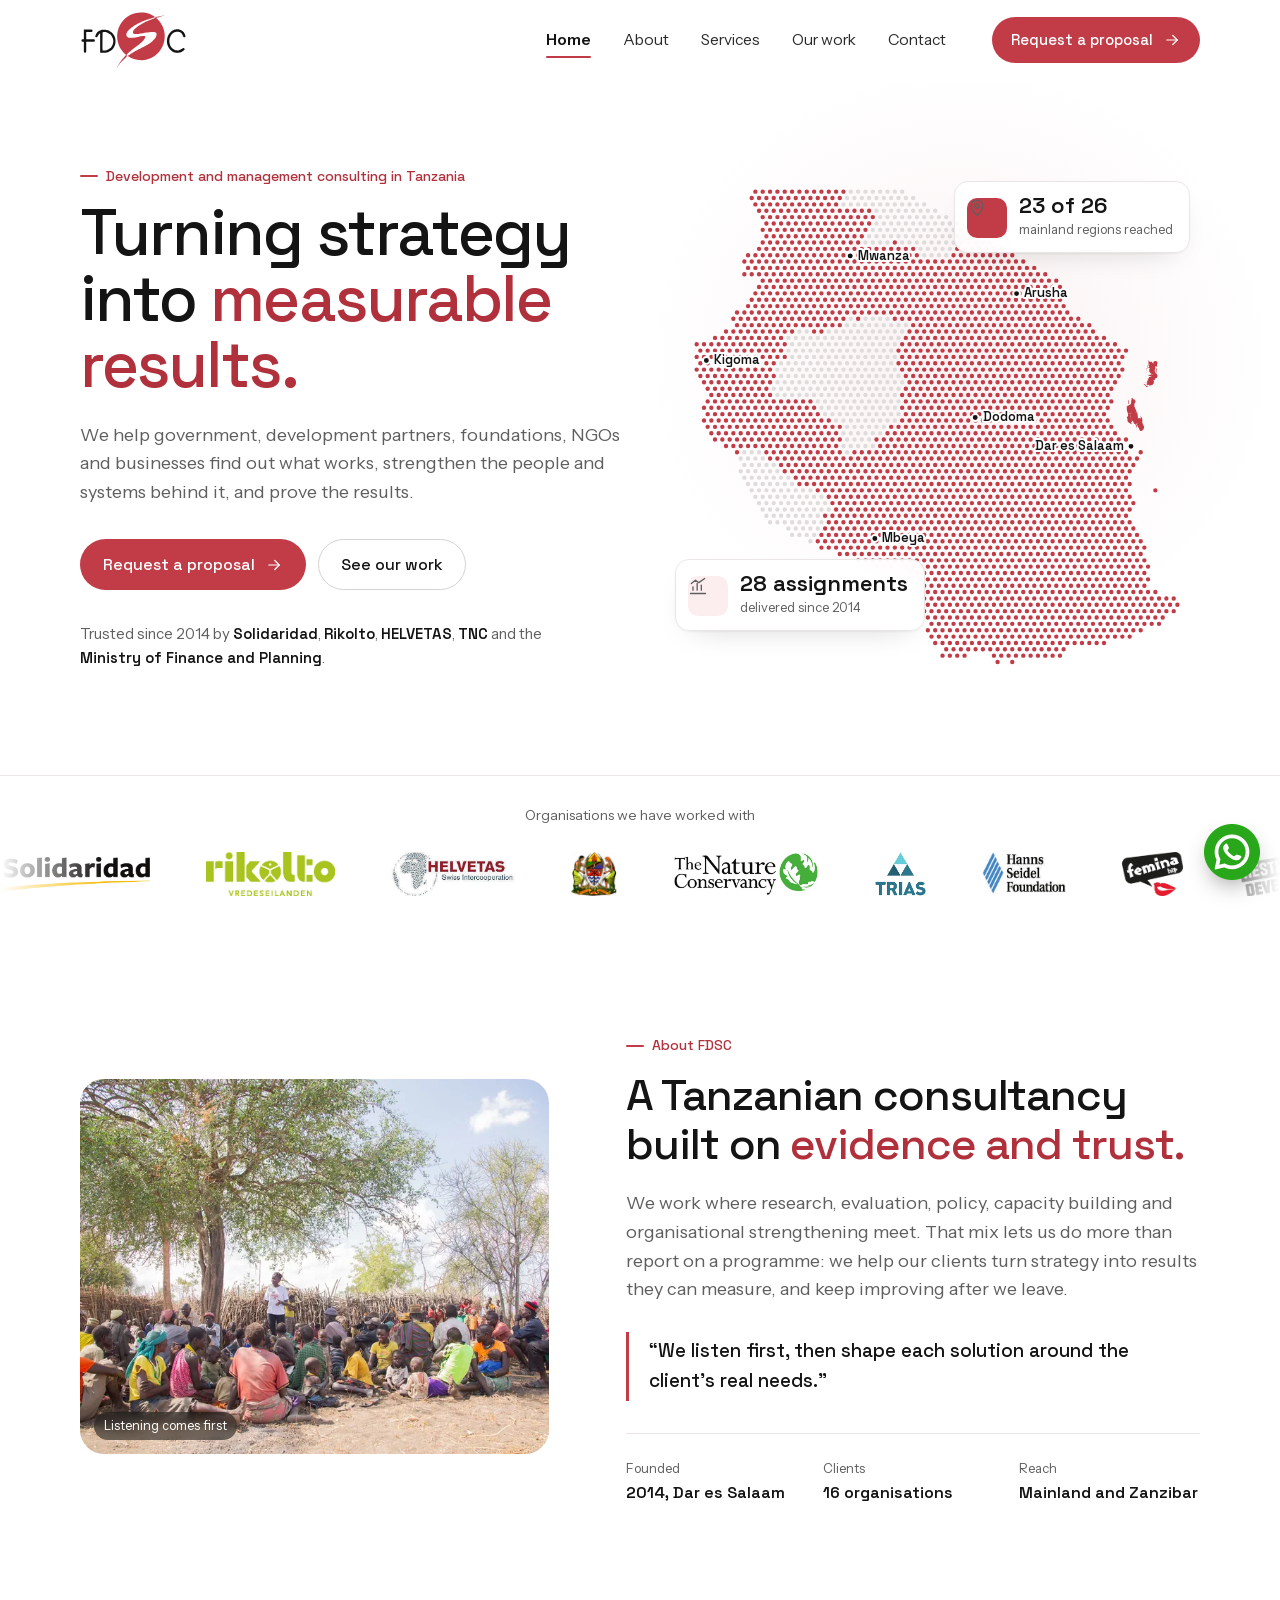
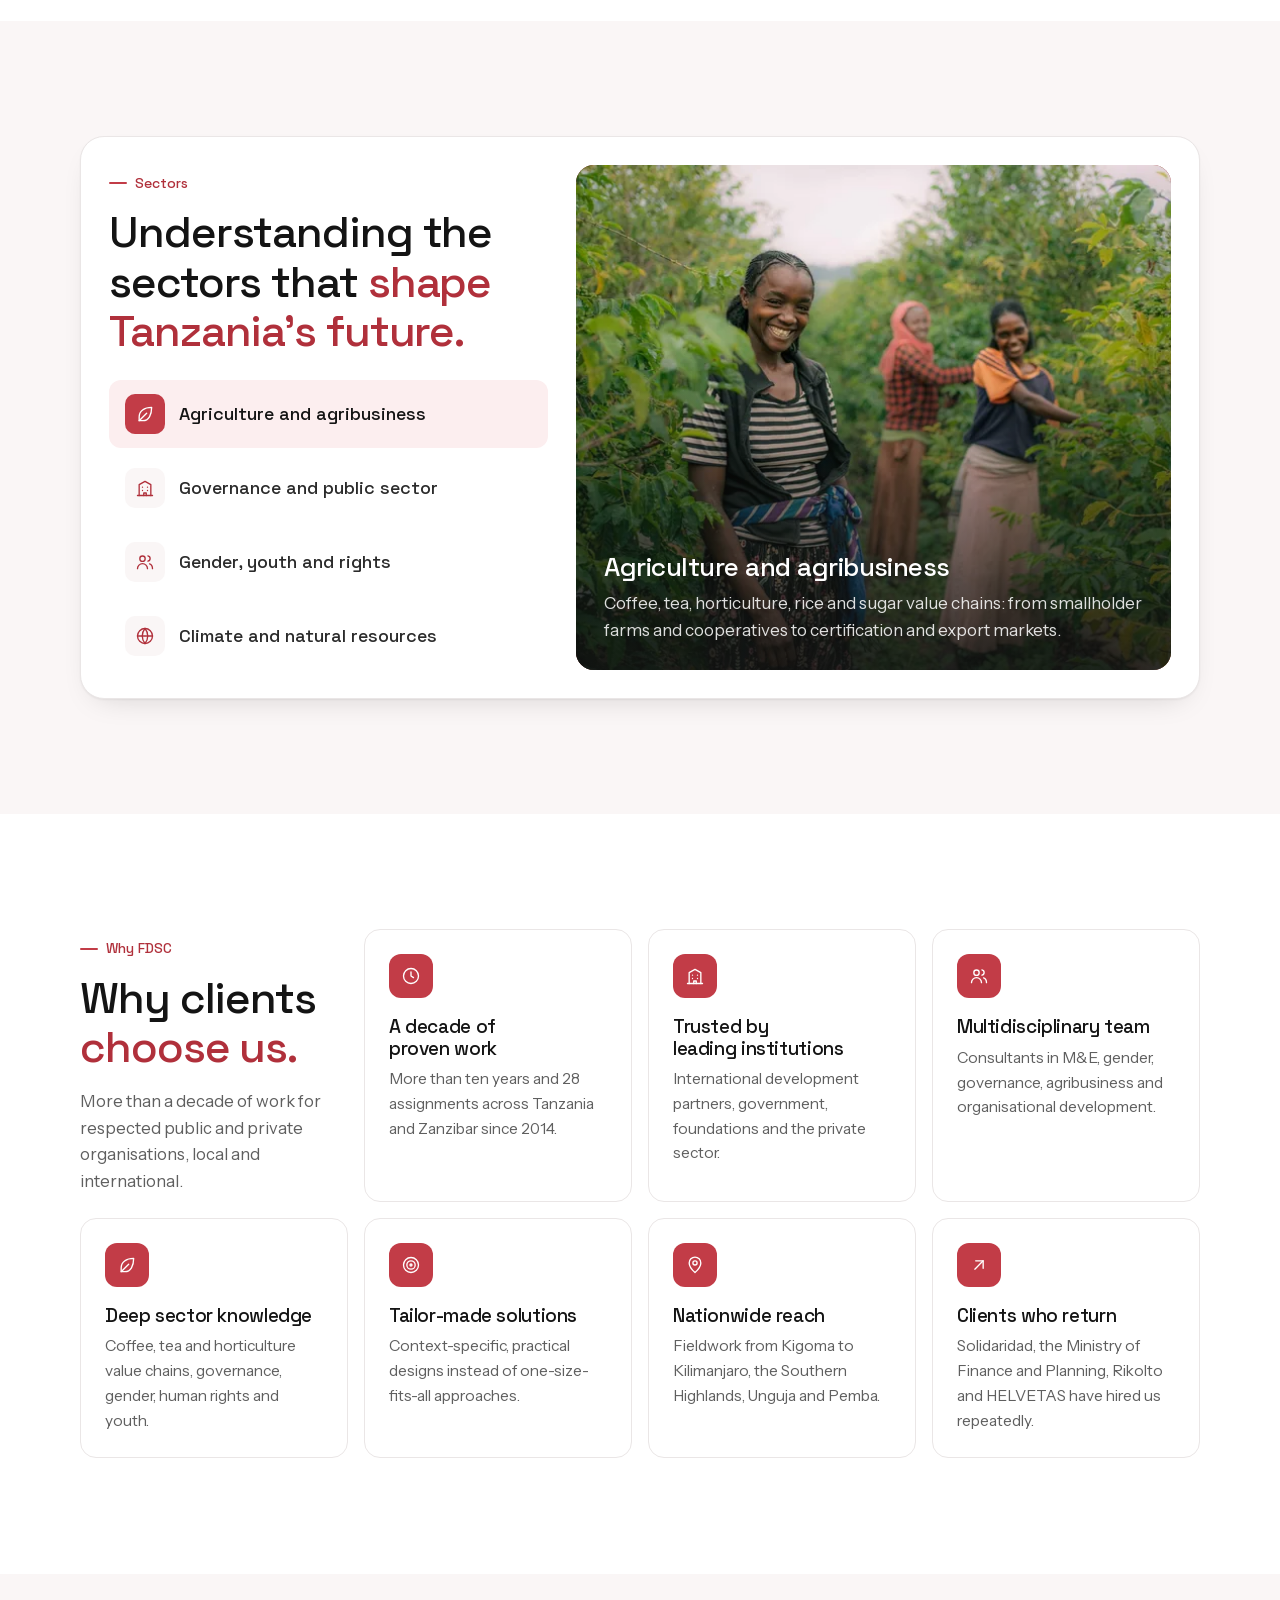
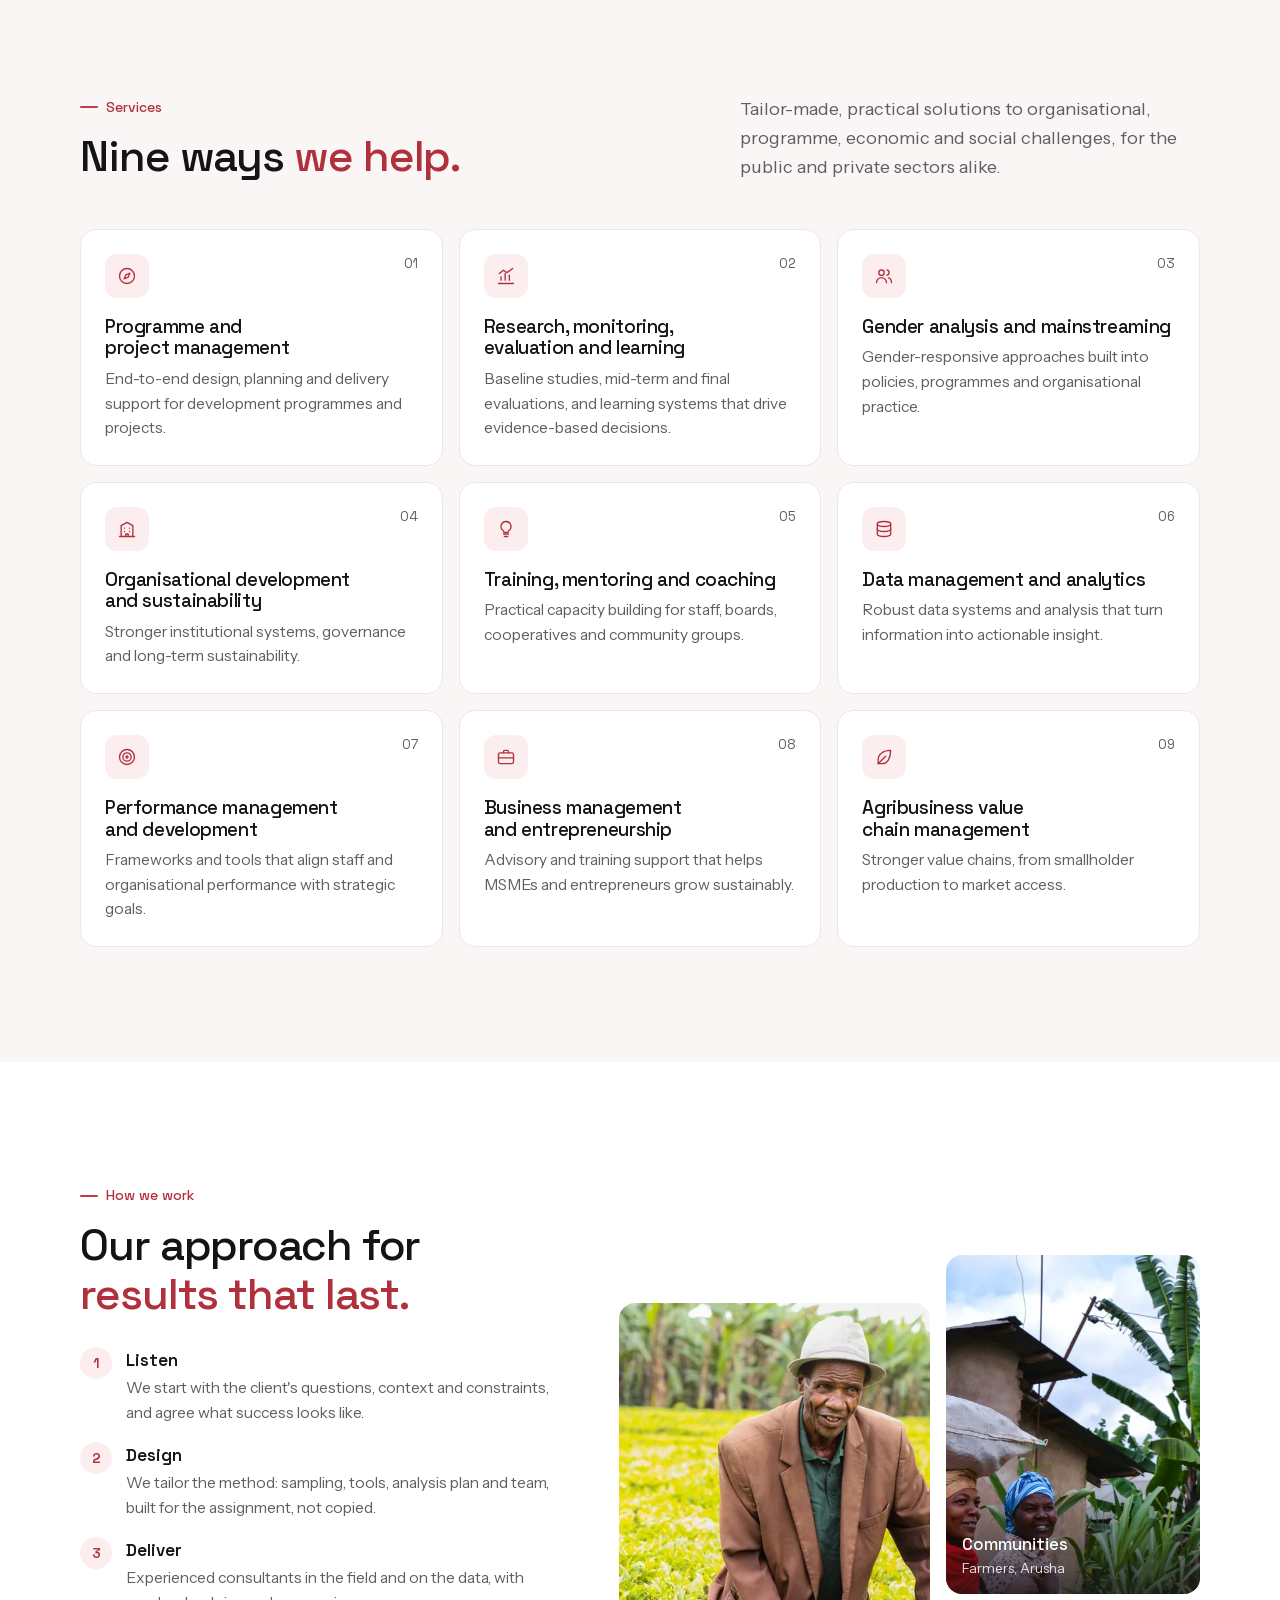
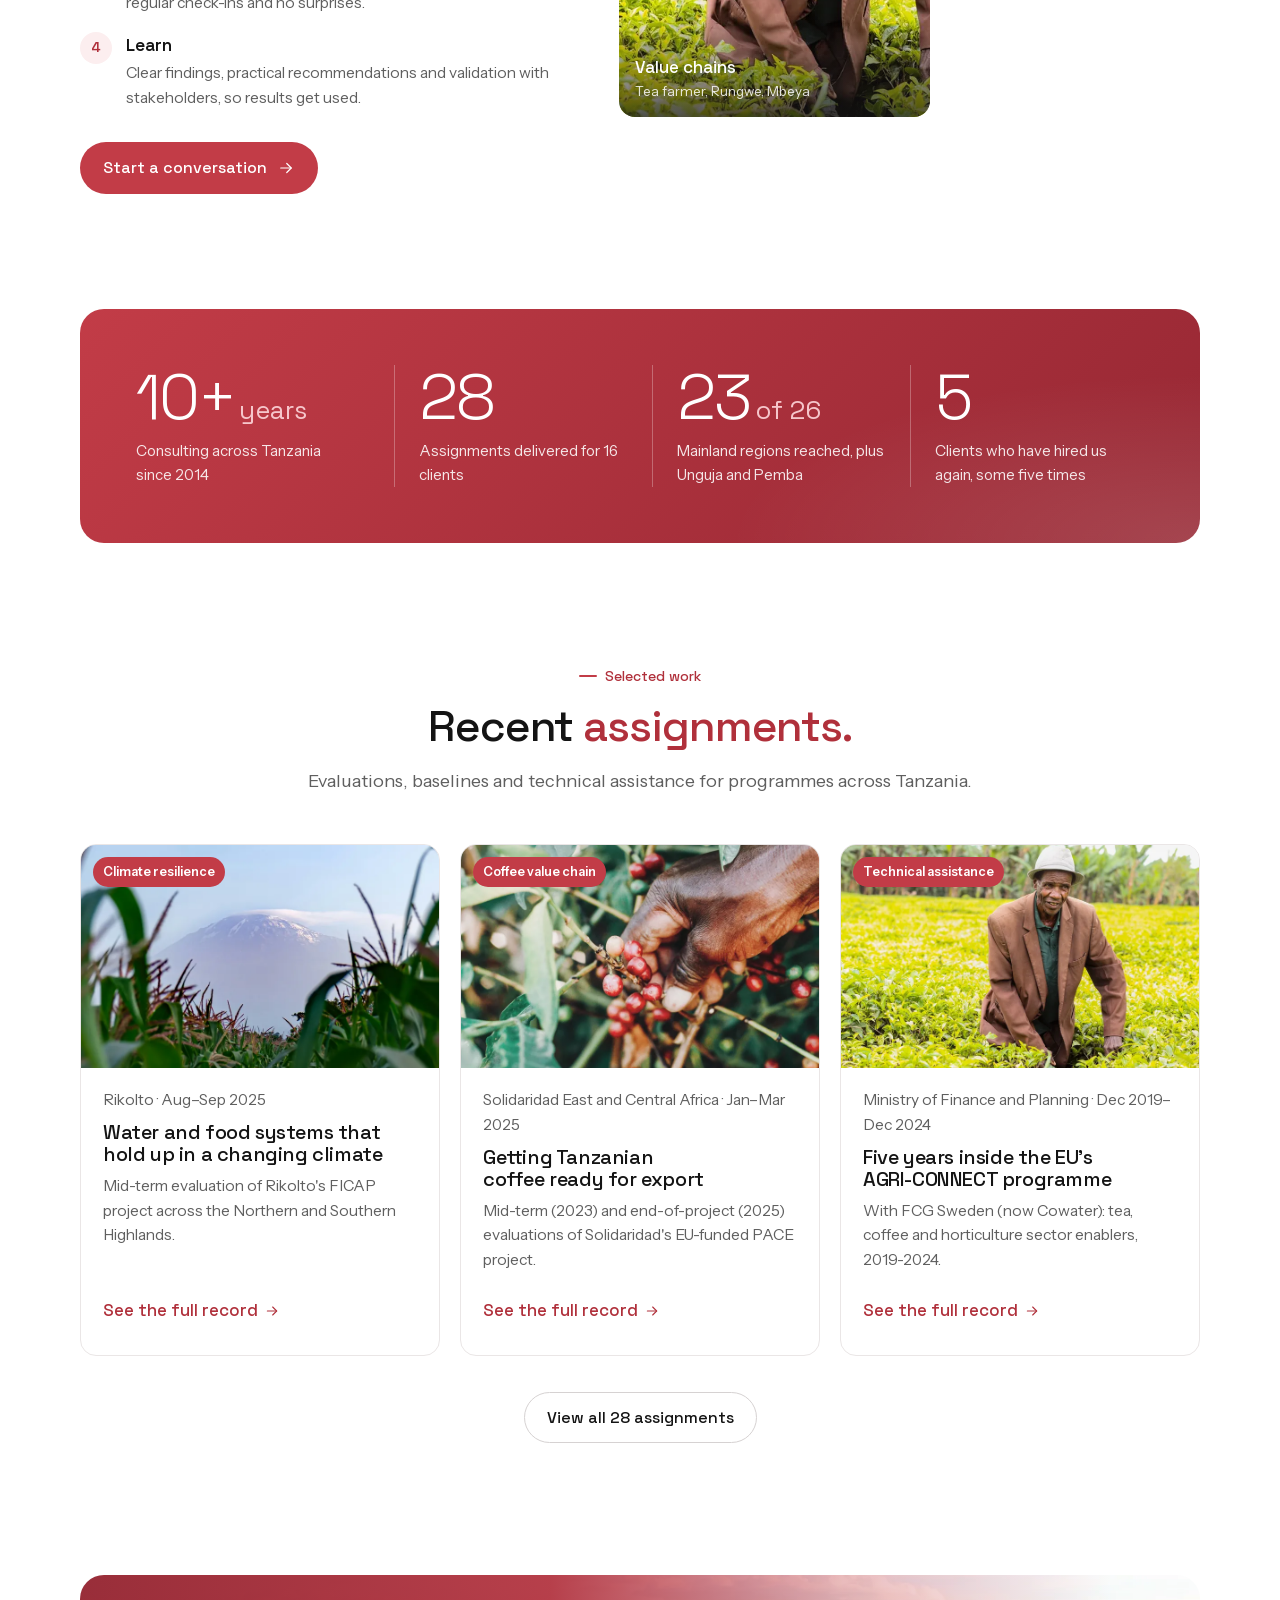
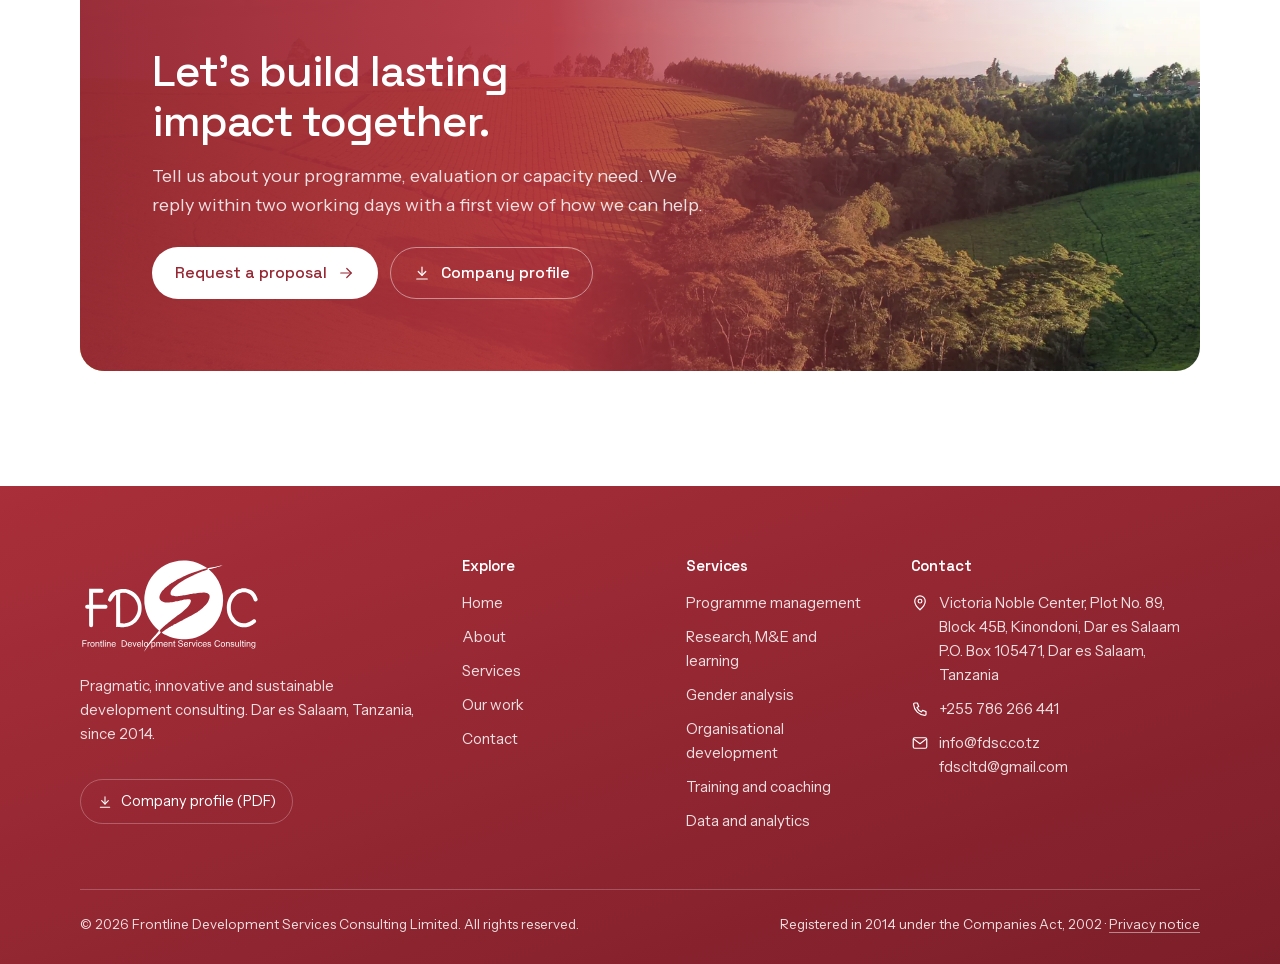
<file: website/index.html>
<!doctype html>
<html lang="en-GB">
<head>
<meta charset="utf-8">
<meta name="viewport" content="width=device-width, initial-scale=1">
<title>FDSC | Development consulting and evaluation in Tanzania</title>
<meta name="description" content="Tanzanian consultancy delivering evaluations, baseline studies, M&amp;E systems, gender analysis and capacity building for government, donors and NGOs since 2014.">
<link rel="canonical" href="https://www.fdsc.co.tz/">
<meta property="og:type" content="website">
<meta property="og:site_name" content="FDSC">
<meta property="og:locale" content="en_GB">
<meta property="og:title" content="FDSC | Development consulting and evaluation in Tanzania">
<meta property="og:description" content="Tanzanian consultancy delivering evaluations, baseline studies, M&amp;E systems, gender analysis and capacity building for government, donors and NGOs since 2014.">
<meta property="og:url" content="https://www.fdsc.co.tz/">
<meta property="og:image" content="https://www.fdsc.co.tz/assets/brand/og-image.jpg">
<meta property="og:image:width" content="1200">
<meta property="og:image:height" content="630">
<meta property="og:image:alt" content="FDSC logo, the line &ldquo;Turning strategy into measurable results.&rdquo; and a dot map of Tanzania">
<meta name="twitter:card" content="summary_large_image">
<meta name="twitter:title" content="FDSC | Development consulting and evaluation in Tanzania">
<meta name="twitter:description" content="Tanzanian consultancy delivering evaluations, baseline studies, M&amp;E systems, gender analysis and capacity building for government, donors and NGOs since 2014.">
<meta name="twitter:image" content="https://www.fdsc.co.tz/assets/brand/og-image.jpg">
<meta name="theme-color" content="#C23C47">
<link rel="icon" href="favicon.ico" sizes="48x48">
<link rel="icon" href="assets/brand/fdsc-favicon.svg" type="image/svg+xml">
<link rel="apple-touch-icon" href="assets/brand/apple-touch-icon.png">
<link rel="manifest" href="site.webmanifest">
<link rel="preload" href="assets/fonts/SpaceGrotesk-latin.woff2" as="font" type="font/woff2" crossorigin>
<link rel="preload" href="assets/fonts/InstrumentSans-latin.woff2" as="font" type="font/woff2" crossorigin>
<link rel="stylesheet" href="assets/fonts/fonts.css">
<link rel="stylesheet" href="assets/css/site.css?v=4">
<script type="application/ld+json">{"@context": "https://schema.org", "@graph": [{"@type": "ProfessionalService", "@id": "https://www.fdsc.co.tz/#org", "name": "Frontline Development Services Consulting Limited", "alternateName": "FDSC", "url": "https://www.fdsc.co.tz/", "logo": "https://www.fdsc.co.tz/assets/brand/fdsc-logo.svg", "image": "https://www.fdsc.co.tz/assets/brand/og-image.jpg", "email": "info@fdsc.co.tz", "telephone": "+255 786 266 441", "foundingDate": "2014", "description": "FDSC is a Tanzanian development and management consultancy. Since 2014 we have helped government, development partners, foundations, NGOs and businesses find out what works, strengthen the people and systems behind it, and prove the results.", "slogan": "Turning strategy into measurable results.", "address": {"@type": "PostalAddress", "streetAddress": "Victoria Noble Center, Plot No. 89, Block 45B, Kinondoni", "postOfficeBoxNumber": "105471", "addressLocality": "Dar es Salaam", "addressCountry": "TZ"}, "openingHours": "Mo-Fr 08:30-17:00", "hasMap": "https://www.google.com/maps/search/?api=1&query=Victoria+Noble+Center+Kinondoni+Dar+es+Salaam", "areaServed": [{"@type": "Country", "name": "Tanzania"}, {"@type": "Place", "name": "Zanzibar"}], "knowsAbout": ["Programme and project management", "Research, monitoring, evaluation and learning", "Gender analysis and mainstreaming", "Organisational development and sustainability", "Training, mentoring and coaching", "Data management and analytics", "Performance management and development", "Business management and entrepreneurship", "Agribusiness value chain management"]}, {"@type": "WebSite", "@id": "https://www.fdsc.co.tz/#site", "url": "https://www.fdsc.co.tz/", "name": "FDSC", "publisher": {"@id": "https://www.fdsc.co.tz/#org"}, "inLanguage": "en-GB"}]}</script>
</head>
<body>
<a class="skip" href="#main">Skip to content</a>
<header class="top">
  <div class="wrap top__in">
    <a class="brand" href="index.html" aria-label="FDSC home"><img class="logo" src="assets/brand/fdsc-wordmark.svg" width="188" height="100" alt="FDSC"></a>
    <nav class="nav" aria-label="Main"><a href="index.html" aria-current="page">Home</a><a href="about.html">About</a><a href="services.html">Services</a><a href="work.html">Our work</a><a href="contact.html">Contact</a></nav>
    <div class="top__cta"><a class="btn btn--red" href="contact.html"><span class="top__lg">Request a proposal</span><span class="top__sm">Contact us</span><svg class="ic" viewBox="0 0 24 24" fill="none" stroke="currentColor" stroke-width="1.6" stroke-linecap="round" stroke-linejoin="round" aria-hidden="true"><path d="M5 12h14"/><path d="m13 6 6 6-6 6"/></svg></a></div>
    <button class="menu-btn" type="button" aria-expanded="false" aria-controls="mnav" aria-label="Menu">
      <span class="i-open"><svg class="ic" viewBox="0 0 24 24" fill="none" stroke="currentColor" stroke-width="1.6" stroke-linecap="round" stroke-linejoin="round" aria-hidden="true"><path d="M4 7h16M4 12h16M4 17h16"/></svg></span><span class="i-close" hidden><svg class="ic" viewBox="0 0 24 24" fill="none" stroke="currentColor" stroke-width="1.6" stroke-linecap="round" stroke-linejoin="round" aria-hidden="true"><path d="M6 6l12 12M18 6 6 18"/></svg></span></button>
  </div>
</header>
<nav class="mnav" id="mnav" aria-label="Mobile">
  <a href="index.html" aria-current="page">Home<svg class="ic" viewBox="0 0 24 24" fill="none" stroke="currentColor" stroke-width="1.6" stroke-linecap="round" stroke-linejoin="round" aria-hidden="true"><path d="M5 12h14"/><path d="m13 6 6 6-6 6"/></svg></a><a href="about.html">About<svg class="ic" viewBox="0 0 24 24" fill="none" stroke="currentColor" stroke-width="1.6" stroke-linecap="round" stroke-linejoin="round" aria-hidden="true"><path d="M5 12h14"/><path d="m13 6 6 6-6 6"/></svg></a><a href="services.html">Services<svg class="ic" viewBox="0 0 24 24" fill="none" stroke="currentColor" stroke-width="1.6" stroke-linecap="round" stroke-linejoin="round" aria-hidden="true"><path d="M5 12h14"/><path d="m13 6 6 6-6 6"/></svg></a><a href="work.html">Our work<svg class="ic" viewBox="0 0 24 24" fill="none" stroke="currentColor" stroke-width="1.6" stroke-linecap="round" stroke-linejoin="round" aria-hidden="true"><path d="M5 12h14"/><path d="m13 6 6 6-6 6"/></svg></a><a href="contact.html">Contact<svg class="ic" viewBox="0 0 24 24" fill="none" stroke="currentColor" stroke-width="1.6" stroke-linecap="round" stroke-linejoin="round" aria-hidden="true"><path d="M5 12h14"/><path d="m13 6 6 6-6 6"/></svg></a>
  <a class="btn btn--red" href="contact.html">Request a proposal</a>
  <div class="mnav__contact">
    <a href="tel:+255786266441"><svg class="ic" viewBox="0 0 24 24" fill="none" stroke="currentColor" stroke-width="1.6" stroke-linecap="round" stroke-linejoin="round" aria-hidden="true"><path d="M5 4h3.5l1.8 4.6-2.3 1.4a11 11 0 0 0 6 6l1.4-2.3L20 15.5V19a1.5 1.5 0 0 1-1.6 1.5A16 16 0 0 1 3.5 5.6 1.5 1.5 0 0 1 5 4z"/></svg>+255 786 266 441</a>
    <a href="mailto:info@fdsc.co.tz"><svg class="ic" viewBox="0 0 24 24" fill="none" stroke="currentColor" stroke-width="1.6" stroke-linecap="round" stroke-linejoin="round" aria-hidden="true"><rect x="3" y="5" width="18" height="14" rx="2"/><path d="m3.5 6.5 8.5 6.5 8.5-6.5"/></svg>info@fdsc.co.tz</a>
  </div>
</nav>
<main id="main">

<section class="hero">
  <div class="wrap hero__in">
    <div>
      <p class="eyebrow">Development and management consulting in Tanzania</p>
      <h1 class="h1">Turning strategy into <span class="accent">measurable results.</span></h1>
      <p class="lead">We help government, development partners, foundations, NGOs and businesses find out what works, strengthen the people and systems behind it, and prove the results.</p>
      <div class="hero__btns"><a class="btn btn--red" href="contact.html">Request a proposal<svg class="ic" viewBox="0 0 24 24" fill="none" stroke="currentColor" stroke-width="1.6" stroke-linecap="round" stroke-linejoin="round" aria-hidden="true"><path d="M5 12h14"/><path d="m13 6 6 6-6 6"/></svg></a><a class="btn btn--line" href="work.html">See our work</a></div>
      <p class="hero__trust">Trusted since 2014 by <b>Solidaridad</b>, <b>Rikolto</b>, <b>HELVETAS</b>, <b>TNC</b> and the <b>Ministry of Finance and Planning</b>.</p>
    </div>
    <div class="mapcard">
      <svg class="tzmap" viewBox="0 0 600 585" role="img" aria-label="Map of Tanzania showing the regions where FDSC has worked"><path class="dots off" stroke-width="5.4" d="M193.5 4.5h0M202.5 4.5h0M211.5 4.5h0M220.5 4.5h0M229.5 4.5h0M238.5 4.5h0M247.5 4.5h0M256.5 4.5h0M189.0 12.3h0M198.0 12.3h0M207.0 12.3h0M216.0 12.3h0M225.0 12.3h0M234.0 12.3h0M243.0 12.3h0M252.0 12.3h0M261.0 12.3h0M270.0 12.3h0M184.5 20.1h0M193.5 20.1h0M202.5 20.1h0M211.5 20.1h0M220.5 20.1h0M229.5 20.1h0M238.5 20.1h0M247.5 20.1h0M256.5 20.1h0M265.5 20.1h0M274.5 20.1h0M283.5 20.1h0M225.0 27.9h0M234.0 27.9h0M243.0 27.9h0M252.0 27.9h0M261.0 27.9h0M270.0 27.9h0M279.0 27.9h0M288.0 27.9h0M297.0 27.9h0M229.5 35.7h0M238.5 35.7h0M247.5 35.7h0M256.5 35.7h0M265.5 35.7h0M274.5 35.7h0M283.5 35.7h0M292.5 35.7h0M301.5 35.7h0M310.5 35.7h0M225.0 43.5h0M234.0 43.5h0M243.0 43.5h0M252.0 43.5h0M261.0 43.5h0M270.0 43.5h0M279.0 43.5h0M288.0 43.5h0M297.0 43.5h0M306.0 43.5h0M315.0 43.5h0M220.5 51.3h0M229.5 51.3h0M238.5 51.3h0M247.5 51.3h0M256.5 51.3h0M265.5 51.3h0M274.5 51.3h0M283.5 51.3h0M292.5 51.3h0M301.5 51.3h0M310.5 51.3h0M319.5 51.3h0M216.0 59.1h0M225.0 59.1h0M234.0 59.1h0M243.0 59.1h0M252.0 59.1h0M261.0 59.1h0M270.0 59.1h0M279.0 59.1h0M288.0 59.1h0M297.0 59.1h0M306.0 59.1h0M315.0 59.1h0M211.5 66.9h0M220.5 66.9h0M229.5 66.9h0M238.5 66.9h0M256.5 66.9h0M265.5 66.9h0M274.5 66.9h0M283.5 66.9h0M292.5 66.9h0M301.5 66.9h0M310.5 66.9h0M319.5 66.9h0M279.0 74.6h0M288.0 74.6h0M297.0 74.6h0M306.0 74.6h0M315.0 74.6h0M283.5 82.4h0M292.5 82.4h0M301.5 82.4h0M310.5 82.4h0M193.5 160.4h0M211.5 160.4h0M220.5 160.4h0M229.5 160.4h0M238.5 160.4h0M189.0 168.2h0M198.0 168.2h0M207.0 168.2h0M216.0 168.2h0M225.0 168.2h0M234.0 168.2h0M243.0 168.2h0M252.0 168.2h0M261.0 168.2h0M130.5 176.0h0M139.5 176.0h0M166.5 176.0h0M175.5 176.0h0M184.5 176.0h0M193.5 176.0h0M202.5 176.0h0M211.5 176.0h0M220.5 176.0h0M229.5 176.0h0M238.5 176.0h0M247.5 176.0h0M256.5 176.0h0M117.0 183.8h0M126.0 183.8h0M135.0 183.8h0M144.0 183.8h0M153.0 183.8h0M162.0 183.8h0M171.0 183.8h0M180.0 183.8h0M189.0 183.8h0M198.0 183.8h0M207.0 183.8h0M216.0 183.8h0M225.0 183.8h0M234.0 183.8h0M243.0 183.8h0M252.0 183.8h0M121.5 191.6h0M130.5 191.6h0M139.5 191.6h0M148.5 191.6h0M157.5 191.6h0M166.5 191.6h0M175.5 191.6h0M184.5 191.6h0M193.5 191.6h0M202.5 191.6h0M211.5 191.6h0M220.5 191.6h0M229.5 191.6h0M238.5 191.6h0M247.5 191.6h0M117.0 199.4h0M126.0 199.4h0M135.0 199.4h0M144.0 199.4h0M153.0 199.4h0M162.0 199.4h0M171.0 199.4h0M180.0 199.4h0M189.0 199.4h0M198.0 199.4h0M207.0 199.4h0M216.0 199.4h0M225.0 199.4h0M234.0 199.4h0M243.0 199.4h0M121.5 207.1h0M130.5 207.1h0M139.5 207.1h0M148.5 207.1h0M157.5 207.1h0M166.5 207.1h0M175.5 207.1h0M184.5 207.1h0M193.5 207.1h0M202.5 207.1h0M211.5 207.1h0M220.5 207.1h0M229.5 207.1h0M238.5 207.1h0M247.5 207.1h0M108.0 214.9h0M117.0 214.9h0M126.0 214.9h0M135.0 214.9h0M144.0 214.9h0M153.0 214.9h0M162.0 214.9h0M171.0 214.9h0M180.0 214.9h0M189.0 214.9h0M198.0 214.9h0M207.0 214.9h0M216.0 214.9h0M225.0 214.9h0M234.0 214.9h0M243.0 214.9h0M103.5 222.7h0M112.5 222.7h0M121.5 222.7h0M130.5 222.7h0M139.5 222.7h0M148.5 222.7h0M157.5 222.7h0M166.5 222.7h0M175.5 222.7h0M184.5 222.7h0M193.5 222.7h0M202.5 222.7h0M211.5 222.7h0M220.5 222.7h0M229.5 222.7h0M238.5 222.7h0M247.5 222.7h0M108.0 230.5h0M117.0 230.5h0M126.0 230.5h0M135.0 230.5h0M144.0 230.5h0M153.0 230.5h0M162.0 230.5h0M171.0 230.5h0M180.0 230.5h0M189.0 230.5h0M198.0 230.5h0M207.0 230.5h0M216.0 230.5h0M225.0 230.5h0M234.0 230.5h0M243.0 230.5h0M252.0 230.5h0M103.5 238.3h0M112.5 238.3h0M121.5 238.3h0M130.5 238.3h0M139.5 238.3h0M148.5 238.3h0M157.5 238.3h0M166.5 238.3h0M175.5 238.3h0M184.5 238.3h0M193.5 238.3h0M202.5 238.3h0M211.5 238.3h0M220.5 238.3h0M229.5 238.3h0M238.5 238.3h0M247.5 238.3h0M256.5 238.3h0M99.0 246.1h0M108.0 246.1h0M117.0 246.1h0M126.0 246.1h0M135.0 246.1h0M144.0 246.1h0M153.0 246.1h0M162.0 246.1h0M171.0 246.1h0M180.0 246.1h0M189.0 246.1h0M198.0 246.1h0M207.0 246.1h0M216.0 246.1h0M225.0 246.1h0M234.0 246.1h0M243.0 246.1h0M252.0 246.1h0M103.5 253.9h0M112.5 253.9h0M121.5 253.9h0M130.5 253.9h0M139.5 253.9h0M148.5 253.9h0M157.5 253.9h0M166.5 253.9h0M175.5 253.9h0M184.5 253.9h0M193.5 253.9h0M202.5 253.9h0M211.5 253.9h0M220.5 253.9h0M229.5 253.9h0M238.5 253.9h0M247.5 253.9h0M153.0 261.7h0M162.0 261.7h0M171.0 261.7h0M180.0 261.7h0M189.0 261.7h0M198.0 261.7h0M207.0 261.7h0M216.0 261.7h0M225.0 261.7h0M234.0 261.7h0M243.0 261.7h0M252.0 261.7h0M157.5 269.5h0M166.5 269.5h0M175.5 269.5h0M184.5 269.5h0M193.5 269.5h0M202.5 269.5h0M211.5 269.5h0M220.5 269.5h0M229.5 269.5h0M238.5 269.5h0M247.5 269.5h0M162.0 277.3h0M171.0 277.3h0M180.0 277.3h0M189.0 277.3h0M198.0 277.3h0M207.0 277.3h0M216.0 277.3h0M225.0 277.3h0M234.0 277.3h0M243.0 277.3h0M252.0 277.3h0M175.5 285.1h0M184.5 285.1h0M193.5 285.1h0M202.5 285.1h0M211.5 285.1h0M220.5 285.1h0M229.5 285.1h0M238.5 285.1h0M247.5 285.1h0M189.0 292.9h0M198.0 292.9h0M207.0 292.9h0M216.0 292.9h0M225.0 292.9h0M234.0 292.9h0M184.5 300.7h0M193.5 300.7h0M202.5 300.7h0M211.5 300.7h0M220.5 300.7h0M229.5 300.7h0M189.0 308.5h0M198.0 308.5h0M207.0 308.5h0M216.0 308.5h0M184.5 316.3h0M193.5 316.3h0M202.5 316.3h0M211.5 316.3h0M220.5 316.3h0M63.0 324.1h0M72.0 324.1h0M81.0 324.1h0M189.0 324.1h0M58.5 331.8h0M67.5 331.8h0M76.5 331.8h0M85.5 331.8h0M63.0 339.6h0M72.0 339.6h0M81.0 339.6h0M90.0 339.6h0M99.0 339.6h0M58.5 347.4h0M67.5 347.4h0M76.5 347.4h0M85.5 347.4h0M94.5 347.4h0M103.5 347.4h0M63.0 355.2h0M72.0 355.2h0M81.0 355.2h0M90.0 355.2h0M99.0 355.2h0M108.0 355.2h0M117.0 355.2h0M67.5 363.0h0M76.5 363.0h0M85.5 363.0h0M94.5 363.0h0M103.5 363.0h0M112.5 363.0h0M121.5 363.0h0M72.0 370.8h0M81.0 370.8h0M90.0 370.8h0M99.0 370.8h0M108.0 370.8h0M117.0 370.8h0M126.0 370.8h0M135.0 370.8h0M144.0 370.8h0M76.5 378.6h0M85.5 378.6h0M94.5 378.6h0M103.5 378.6h0M112.5 378.6h0M121.5 378.6h0M130.5 378.6h0M139.5 378.6h0M148.5 378.6h0M157.5 378.6h0M81.0 386.4h0M90.0 386.4h0M99.0 386.4h0M108.0 386.4h0M117.0 386.4h0M126.0 386.4h0M135.0 386.4h0M144.0 386.4h0M153.0 386.4h0M162.0 386.4h0M85.5 394.2h0M94.5 394.2h0M103.5 394.2h0M112.5 394.2h0M121.5 394.2h0M130.5 394.2h0M139.5 394.2h0M148.5 394.2h0M157.5 394.2h0M166.5 394.2h0M90.0 402.0h0M99.0 402.0h0M108.0 402.0h0M117.0 402.0h0M126.0 402.0h0M135.0 402.0h0M144.0 402.0h0M153.0 402.0h0M94.5 409.8h0M103.5 409.8h0M112.5 409.8h0M121.5 409.8h0M130.5 409.8h0M139.5 409.8h0M148.5 409.8h0M157.5 409.8h0M117.0 417.6h0M126.0 417.6h0M135.0 417.6h0M144.0 417.6h0M153.0 417.6h0M121.5 425.4h0M130.5 425.4h0M139.5 425.4h0M148.5 425.4h0M144.0 433.2h0"/><path class="dots on" stroke-width="5.4" d="M76.5 4.5h0M85.5 4.5h0M94.5 4.5h0M103.5 4.5h0M112.5 4.5h0M121.5 4.5h0M130.5 4.5h0M139.5 4.5h0M148.5 4.5h0M157.5 4.5h0M166.5 4.5h0M175.5 4.5h0M184.5 4.5h0M72.0 12.3h0M81.0 12.3h0M90.0 12.3h0M99.0 12.3h0M108.0 12.3h0M117.0 12.3h0M126.0 12.3h0M135.0 12.3h0M144.0 12.3h0M153.0 12.3h0M162.0 12.3h0M171.0 12.3h0M180.0 12.3h0M76.5 20.1h0M85.5 20.1h0M94.5 20.1h0M103.5 20.1h0M112.5 20.1h0M121.5 20.1h0M130.5 20.1h0M139.5 20.1h0M148.5 20.1h0M157.5 20.1h0M166.5 20.1h0M175.5 20.1h0M81.0 27.9h0M90.0 27.9h0M99.0 27.9h0M108.0 27.9h0M117.0 27.9h0M126.0 27.9h0M135.0 27.9h0M144.0 27.9h0M153.0 27.9h0M162.0 27.9h0M171.0 27.9h0M180.0 27.9h0M189.0 27.9h0M198.0 27.9h0M207.0 27.9h0M216.0 27.9h0M85.5 35.7h0M94.5 35.7h0M103.5 35.7h0M112.5 35.7h0M121.5 35.7h0M130.5 35.7h0M139.5 35.7h0M148.5 35.7h0M157.5 35.7h0M166.5 35.7h0M175.5 35.7h0M184.5 35.7h0M193.5 35.7h0M202.5 35.7h0M211.5 35.7h0M220.5 35.7h0M90.0 43.5h0M99.0 43.5h0M108.0 43.5h0M117.0 43.5h0M126.0 43.5h0M135.0 43.5h0M144.0 43.5h0M153.0 43.5h0M162.0 43.5h0M171.0 43.5h0M180.0 43.5h0M189.0 43.5h0M198.0 43.5h0M207.0 43.5h0M216.0 43.5h0M324.0 43.5h0M85.5 51.3h0M94.5 51.3h0M103.5 51.3h0M112.5 51.3h0M121.5 51.3h0M130.5 51.3h0M139.5 51.3h0M148.5 51.3h0M157.5 51.3h0M166.5 51.3h0M175.5 51.3h0M184.5 51.3h0M193.5 51.3h0M202.5 51.3h0M211.5 51.3h0M328.5 51.3h0M337.5 51.3h0M90.0 59.1h0M99.0 59.1h0M108.0 59.1h0M117.0 59.1h0M126.0 59.1h0M135.0 59.1h0M144.0 59.1h0M153.0 59.1h0M162.0 59.1h0M171.0 59.1h0M180.0 59.1h0M189.0 59.1h0M198.0 59.1h0M207.0 59.1h0M324.0 59.1h0M333.0 59.1h0M342.0 59.1h0M351.0 59.1h0M85.5 66.9h0M94.5 66.9h0M103.5 66.9h0M112.5 66.9h0M121.5 66.9h0M130.5 66.9h0M139.5 66.9h0M148.5 66.9h0M157.5 66.9h0M166.5 66.9h0M175.5 66.9h0M184.5 66.9h0M193.5 66.9h0M202.5 66.9h0M247.5 66.9h0M328.5 66.9h0M337.5 66.9h0M346.5 66.9h0M355.5 66.9h0M364.5 66.9h0M81.0 74.6h0M90.0 74.6h0M99.0 74.6h0M108.0 74.6h0M117.0 74.6h0M126.0 74.6h0M135.0 74.6h0M144.0 74.6h0M153.0 74.6h0M162.0 74.6h0M171.0 74.6h0M180.0 74.6h0M189.0 74.6h0M198.0 74.6h0M207.0 74.6h0M216.0 74.6h0M225.0 74.6h0M234.0 74.6h0M243.0 74.6h0M252.0 74.6h0M261.0 74.6h0M270.0 74.6h0M324.0 74.6h0M333.0 74.6h0M342.0 74.6h0M351.0 74.6h0M360.0 74.6h0M369.0 74.6h0M378.0 74.6h0M67.5 82.4h0M76.5 82.4h0M85.5 82.4h0M94.5 82.4h0M103.5 82.4h0M112.5 82.4h0M121.5 82.4h0M130.5 82.4h0M139.5 82.4h0M148.5 82.4h0M157.5 82.4h0M166.5 82.4h0M175.5 82.4h0M184.5 82.4h0M193.5 82.4h0M202.5 82.4h0M211.5 82.4h0M220.5 82.4h0M229.5 82.4h0M238.5 82.4h0M247.5 82.4h0M256.5 82.4h0M265.5 82.4h0M274.5 82.4h0M319.5 82.4h0M328.5 82.4h0M337.5 82.4h0M346.5 82.4h0M355.5 82.4h0M364.5 82.4h0M373.5 82.4h0M382.5 82.4h0M391.5 82.4h0M63.0 90.2h0M72.0 90.2h0M81.0 90.2h0M90.0 90.2h0M99.0 90.2h0M108.0 90.2h0M117.0 90.2h0M126.0 90.2h0M135.0 90.2h0M144.0 90.2h0M153.0 90.2h0M162.0 90.2h0M171.0 90.2h0M180.0 90.2h0M189.0 90.2h0M198.0 90.2h0M207.0 90.2h0M216.0 90.2h0M225.0 90.2h0M234.0 90.2h0M243.0 90.2h0M252.0 90.2h0M261.0 90.2h0M270.0 90.2h0M279.0 90.2h0M288.0 90.2h0M297.0 90.2h0M306.0 90.2h0M315.0 90.2h0M324.0 90.2h0M333.0 90.2h0M342.0 90.2h0M351.0 90.2h0M360.0 90.2h0M369.0 90.2h0M378.0 90.2h0M387.0 90.2h0M396.0 90.2h0M405.0 90.2h0M67.5 98.0h0M76.5 98.0h0M85.5 98.0h0M94.5 98.0h0M103.5 98.0h0M112.5 98.0h0M121.5 98.0h0M130.5 98.0h0M139.5 98.0h0M148.5 98.0h0M157.5 98.0h0M166.5 98.0h0M175.5 98.0h0M184.5 98.0h0M193.5 98.0h0M202.5 98.0h0M211.5 98.0h0M220.5 98.0h0M229.5 98.0h0M238.5 98.0h0M247.5 98.0h0M256.5 98.0h0M265.5 98.0h0M274.5 98.0h0M283.5 98.0h0M292.5 98.0h0M301.5 98.0h0M310.5 98.0h0M319.5 98.0h0M328.5 98.0h0M337.5 98.0h0M346.5 98.0h0M355.5 98.0h0M364.5 98.0h0M373.5 98.0h0M382.5 98.0h0M391.5 98.0h0M400.5 98.0h0M409.5 98.0h0M418.5 98.0h0M63.0 105.8h0M72.0 105.8h0M81.0 105.8h0M90.0 105.8h0M99.0 105.8h0M108.0 105.8h0M117.0 105.8h0M126.0 105.8h0M135.0 105.8h0M144.0 105.8h0M153.0 105.8h0M162.0 105.8h0M171.0 105.8h0M180.0 105.8h0M189.0 105.8h0M198.0 105.8h0M207.0 105.8h0M216.0 105.8h0M225.0 105.8h0M234.0 105.8h0M243.0 105.8h0M252.0 105.8h0M261.0 105.8h0M270.0 105.8h0M279.0 105.8h0M288.0 105.8h0M297.0 105.8h0M306.0 105.8h0M315.0 105.8h0M324.0 105.8h0M333.0 105.8h0M342.0 105.8h0M351.0 105.8h0M360.0 105.8h0M369.0 105.8h0M378.0 105.8h0M387.0 105.8h0M396.0 105.8h0M405.0 105.8h0M414.0 105.8h0M423.0 105.8h0M432.0 105.8h0M85.5 113.6h0M94.5 113.6h0M103.5 113.6h0M112.5 113.6h0M121.5 113.6h0M130.5 113.6h0M139.5 113.6h0M148.5 113.6h0M157.5 113.6h0M166.5 113.6h0M175.5 113.6h0M184.5 113.6h0M193.5 113.6h0M202.5 113.6h0M211.5 113.6h0M220.5 113.6h0M229.5 113.6h0M238.5 113.6h0M247.5 113.6h0M256.5 113.6h0M265.5 113.6h0M274.5 113.6h0M283.5 113.6h0M292.5 113.6h0M301.5 113.6h0M310.5 113.6h0M319.5 113.6h0M328.5 113.6h0M337.5 113.6h0M346.5 113.6h0M355.5 113.6h0M364.5 113.6h0M373.5 113.6h0M382.5 113.6h0M391.5 113.6h0M400.5 113.6h0M409.5 113.6h0M418.5 113.6h0M427.5 113.6h0M436.5 113.6h0M445.5 113.6h0M81.0 121.4h0M90.0 121.4h0M99.0 121.4h0M108.0 121.4h0M117.0 121.4h0M126.0 121.4h0M135.0 121.4h0M144.0 121.4h0M153.0 121.4h0M162.0 121.4h0M171.0 121.4h0M180.0 121.4h0M189.0 121.4h0M198.0 121.4h0M207.0 121.4h0M216.0 121.4h0M225.0 121.4h0M234.0 121.4h0M243.0 121.4h0M252.0 121.4h0M261.0 121.4h0M270.0 121.4h0M279.0 121.4h0M288.0 121.4h0M297.0 121.4h0M306.0 121.4h0M315.0 121.4h0M324.0 121.4h0M333.0 121.4h0M342.0 121.4h0M351.0 121.4h0M360.0 121.4h0M369.0 121.4h0M378.0 121.4h0M387.0 121.4h0M396.0 121.4h0M405.0 121.4h0M414.0 121.4h0M423.0 121.4h0M432.0 121.4h0M441.0 121.4h0M450.0 121.4h0M76.5 129.2h0M85.5 129.2h0M94.5 129.2h0M103.5 129.2h0M112.5 129.2h0M121.5 129.2h0M130.5 129.2h0M139.5 129.2h0M148.5 129.2h0M157.5 129.2h0M166.5 129.2h0M175.5 129.2h0M184.5 129.2h0M193.5 129.2h0M202.5 129.2h0M211.5 129.2h0M220.5 129.2h0M229.5 129.2h0M238.5 129.2h0M247.5 129.2h0M256.5 129.2h0M265.5 129.2h0M274.5 129.2h0M283.5 129.2h0M292.5 129.2h0M301.5 129.2h0M310.5 129.2h0M319.5 129.2h0M328.5 129.2h0M337.5 129.2h0M346.5 129.2h0M355.5 129.2h0M364.5 129.2h0M373.5 129.2h0M382.5 129.2h0M391.5 129.2h0M400.5 129.2h0M409.5 129.2h0M418.5 129.2h0M427.5 129.2h0M436.5 129.2h0M445.5 129.2h0M72.0 137.0h0M81.0 137.0h0M90.0 137.0h0M99.0 137.0h0M108.0 137.0h0M117.0 137.0h0M126.0 137.0h0M135.0 137.0h0M144.0 137.0h0M153.0 137.0h0M162.0 137.0h0M171.0 137.0h0M180.0 137.0h0M189.0 137.0h0M198.0 137.0h0M207.0 137.0h0M216.0 137.0h0M225.0 137.0h0M234.0 137.0h0M243.0 137.0h0M252.0 137.0h0M261.0 137.0h0M270.0 137.0h0M279.0 137.0h0M288.0 137.0h0M297.0 137.0h0M306.0 137.0h0M315.0 137.0h0M324.0 137.0h0M333.0 137.0h0M342.0 137.0h0M351.0 137.0h0M360.0 137.0h0M369.0 137.0h0M378.0 137.0h0M387.0 137.0h0M396.0 137.0h0M405.0 137.0h0M414.0 137.0h0M423.0 137.0h0M432.0 137.0h0M441.0 137.0h0M450.0 137.0h0M67.5 144.8h0M76.5 144.8h0M85.5 144.8h0M94.5 144.8h0M103.5 144.8h0M112.5 144.8h0M121.5 144.8h0M130.5 144.8h0M139.5 144.8h0M148.5 144.8h0M157.5 144.8h0M166.5 144.8h0M175.5 144.8h0M184.5 144.8h0M193.5 144.8h0M202.5 144.8h0M211.5 144.8h0M220.5 144.8h0M229.5 144.8h0M238.5 144.8h0M247.5 144.8h0M256.5 144.8h0M265.5 144.8h0M274.5 144.8h0M283.5 144.8h0M292.5 144.8h0M301.5 144.8h0M310.5 144.8h0M319.5 144.8h0M328.5 144.8h0M337.5 144.8h0M346.5 144.8h0M355.5 144.8h0M364.5 144.8h0M373.5 144.8h0M382.5 144.8h0M391.5 144.8h0M400.5 144.8h0M409.5 144.8h0M418.5 144.8h0M427.5 144.8h0M436.5 144.8h0M445.5 144.8h0M454.5 144.8h0M54.0 152.6h0M63.0 152.6h0M72.0 152.6h0M81.0 152.6h0M90.0 152.6h0M99.0 152.6h0M108.0 152.6h0M117.0 152.6h0M126.0 152.6h0M135.0 152.6h0M144.0 152.6h0M153.0 152.6h0M162.0 152.6h0M171.0 152.6h0M180.0 152.6h0M189.0 152.6h0M198.0 152.6h0M207.0 152.6h0M216.0 152.6h0M225.0 152.6h0M234.0 152.6h0M243.0 152.6h0M252.0 152.6h0M261.0 152.6h0M270.0 152.6h0M279.0 152.6h0M288.0 152.6h0M297.0 152.6h0M306.0 152.6h0M315.0 152.6h0M324.0 152.6h0M333.0 152.6h0M342.0 152.6h0M351.0 152.6h0M360.0 152.6h0M369.0 152.6h0M378.0 152.6h0M387.0 152.6h0M396.0 152.6h0M405.0 152.6h0M414.0 152.6h0M423.0 152.6h0M432.0 152.6h0M441.0 152.6h0M450.0 152.6h0M459.0 152.6h0M49.5 160.4h0M58.5 160.4h0M67.5 160.4h0M76.5 160.4h0M85.5 160.4h0M94.5 160.4h0M103.5 160.4h0M112.5 160.4h0M121.5 160.4h0M130.5 160.4h0M139.5 160.4h0M148.5 160.4h0M157.5 160.4h0M166.5 160.4h0M175.5 160.4h0M184.5 160.4h0M202.5 160.4h0M247.5 160.4h0M256.5 160.4h0M265.5 160.4h0M274.5 160.4h0M283.5 160.4h0M292.5 160.4h0M301.5 160.4h0M310.5 160.4h0M319.5 160.4h0M328.5 160.4h0M337.5 160.4h0M346.5 160.4h0M355.5 160.4h0M364.5 160.4h0M373.5 160.4h0M382.5 160.4h0M391.5 160.4h0M400.5 160.4h0M409.5 160.4h0M418.5 160.4h0M427.5 160.4h0M436.5 160.4h0M445.5 160.4h0M454.5 160.4h0M463.5 160.4h0M472.5 160.4h0M54.0 168.2h0M63.0 168.2h0M72.0 168.2h0M81.0 168.2h0M90.0 168.2h0M99.0 168.2h0M108.0 168.2h0M117.0 168.2h0M126.0 168.2h0M135.0 168.2h0M144.0 168.2h0M153.0 168.2h0M162.0 168.2h0M171.0 168.2h0M180.0 168.2h0M270.0 168.2h0M279.0 168.2h0M288.0 168.2h0M297.0 168.2h0M306.0 168.2h0M315.0 168.2h0M324.0 168.2h0M333.0 168.2h0M342.0 168.2h0M351.0 168.2h0M360.0 168.2h0M369.0 168.2h0M378.0 168.2h0M387.0 168.2h0M396.0 168.2h0M405.0 168.2h0M414.0 168.2h0M423.0 168.2h0M432.0 168.2h0M441.0 168.2h0M450.0 168.2h0M459.0 168.2h0M468.0 168.2h0M477.0 168.2h0M486.0 168.2h0M40.5 176.0h0M49.5 176.0h0M58.5 176.0h0M67.5 176.0h0M76.5 176.0h0M85.5 176.0h0M94.5 176.0h0M103.5 176.0h0M112.5 176.0h0M121.5 176.0h0M148.5 176.0h0M157.5 176.0h0M265.5 176.0h0M274.5 176.0h0M283.5 176.0h0M292.5 176.0h0M301.5 176.0h0M310.5 176.0h0M319.5 176.0h0M328.5 176.0h0M337.5 176.0h0M346.5 176.0h0M355.5 176.0h0M364.5 176.0h0M373.5 176.0h0M382.5 176.0h0M391.5 176.0h0M400.5 176.0h0M409.5 176.0h0M418.5 176.0h0M427.5 176.0h0M436.5 176.0h0M445.5 176.0h0M454.5 176.0h0M463.5 176.0h0M472.5 176.0h0M481.5 176.0h0M490.5 176.0h0M27.0 183.8h0M36.0 183.8h0M45.0 183.8h0M54.0 183.8h0M63.0 183.8h0M72.0 183.8h0M81.0 183.8h0M90.0 183.8h0M99.0 183.8h0M108.0 183.8h0M261.0 183.8h0M270.0 183.8h0M279.0 183.8h0M288.0 183.8h0M297.0 183.8h0M306.0 183.8h0M315.0 183.8h0M324.0 183.8h0M333.0 183.8h0M342.0 183.8h0M351.0 183.8h0M360.0 183.8h0M369.0 183.8h0M378.0 183.8h0M387.0 183.8h0M396.0 183.8h0M405.0 183.8h0M414.0 183.8h0M423.0 183.8h0M432.0 183.8h0M441.0 183.8h0M450.0 183.8h0M459.0 183.8h0M468.0 183.8h0M477.0 183.8h0M486.0 183.8h0M495.0 183.8h0M504.0 183.8h0M4.5 191.6h0M13.5 191.6h0M22.5 191.6h0M31.5 191.6h0M40.5 191.6h0M49.5 191.6h0M58.5 191.6h0M67.5 191.6h0M76.5 191.6h0M85.5 191.6h0M94.5 191.6h0M103.5 191.6h0M112.5 191.6h0M256.5 191.6h0M265.5 191.6h0M274.5 191.6h0M283.5 191.6h0M292.5 191.6h0M301.5 191.6h0M310.5 191.6h0M319.5 191.6h0M328.5 191.6h0M337.5 191.6h0M346.5 191.6h0M355.5 191.6h0M364.5 191.6h0M373.5 191.6h0M382.5 191.6h0M391.5 191.6h0M400.5 191.6h0M409.5 191.6h0M418.5 191.6h0M427.5 191.6h0M436.5 191.6h0M445.5 191.6h0M454.5 191.6h0M463.5 191.6h0M472.5 191.6h0M481.5 191.6h0M490.5 191.6h0M499.5 191.6h0M508.5 191.6h0M517.5 191.6h0M9.0 199.4h0M18.0 199.4h0M27.0 199.4h0M36.0 199.4h0M45.0 199.4h0M54.0 199.4h0M63.0 199.4h0M72.0 199.4h0M81.0 199.4h0M90.0 199.4h0M99.0 199.4h0M108.0 199.4h0M252.0 199.4h0M261.0 199.4h0M270.0 199.4h0M279.0 199.4h0M288.0 199.4h0M297.0 199.4h0M306.0 199.4h0M315.0 199.4h0M324.0 199.4h0M333.0 199.4h0M342.0 199.4h0M351.0 199.4h0M360.0 199.4h0M369.0 199.4h0M378.0 199.4h0M387.0 199.4h0M396.0 199.4h0M405.0 199.4h0M414.0 199.4h0M423.0 199.4h0M432.0 199.4h0M441.0 199.4h0M450.0 199.4h0M459.0 199.4h0M468.0 199.4h0M477.0 199.4h0M486.0 199.4h0M495.0 199.4h0M504.0 199.4h0M513.0 199.4h0M522.0 199.4h0M531.0 199.4h0M4.5 207.1h0M13.5 207.1h0M22.5 207.1h0M31.5 207.1h0M40.5 207.1h0M49.5 207.1h0M58.5 207.1h0M67.5 207.1h0M76.5 207.1h0M85.5 207.1h0M94.5 207.1h0M103.5 207.1h0M112.5 207.1h0M256.5 207.1h0M265.5 207.1h0M274.5 207.1h0M283.5 207.1h0M292.5 207.1h0M301.5 207.1h0M310.5 207.1h0M319.5 207.1h0M328.5 207.1h0M337.5 207.1h0M346.5 207.1h0M355.5 207.1h0M364.5 207.1h0M373.5 207.1h0M382.5 207.1h0M391.5 207.1h0M400.5 207.1h0M409.5 207.1h0M418.5 207.1h0M427.5 207.1h0M436.5 207.1h0M445.5 207.1h0M454.5 207.1h0M463.5 207.1h0M472.5 207.1h0M481.5 207.1h0M490.5 207.1h0M499.5 207.1h0M508.5 207.1h0M517.5 207.1h0M526.5 207.1h0M9.0 214.9h0M18.0 214.9h0M27.0 214.9h0M36.0 214.9h0M45.0 214.9h0M54.0 214.9h0M63.0 214.9h0M72.0 214.9h0M81.0 214.9h0M90.0 214.9h0M99.0 214.9h0M252.0 214.9h0M261.0 214.9h0M270.0 214.9h0M279.0 214.9h0M288.0 214.9h0M297.0 214.9h0M306.0 214.9h0M315.0 214.9h0M324.0 214.9h0M333.0 214.9h0M342.0 214.9h0M351.0 214.9h0M360.0 214.9h0M369.0 214.9h0M378.0 214.9h0M387.0 214.9h0M396.0 214.9h0M405.0 214.9h0M414.0 214.9h0M423.0 214.9h0M432.0 214.9h0M441.0 214.9h0M450.0 214.9h0M459.0 214.9h0M468.0 214.9h0M477.0 214.9h0M486.0 214.9h0M495.0 214.9h0M504.0 214.9h0M513.0 214.9h0M522.0 214.9h0M567.0 214.9h0M4.5 222.7h0M13.5 222.7h0M22.5 222.7h0M31.5 222.7h0M40.5 222.7h0M49.5 222.7h0M58.5 222.7h0M67.5 222.7h0M76.5 222.7h0M85.5 222.7h0M94.5 222.7h0M256.5 222.7h0M265.5 222.7h0M274.5 222.7h0M283.5 222.7h0M292.5 222.7h0M301.5 222.7h0M310.5 222.7h0M319.5 222.7h0M328.5 222.7h0M337.5 222.7h0M346.5 222.7h0M355.5 222.7h0M364.5 222.7h0M373.5 222.7h0M382.5 222.7h0M391.5 222.7h0M400.5 222.7h0M409.5 222.7h0M418.5 222.7h0M427.5 222.7h0M436.5 222.7h0M445.5 222.7h0M454.5 222.7h0M463.5 222.7h0M472.5 222.7h0M481.5 222.7h0M490.5 222.7h0M499.5 222.7h0M508.5 222.7h0M517.5 222.7h0M526.5 222.7h0M562.5 222.7h0M9.0 230.5h0M18.0 230.5h0M27.0 230.5h0M36.0 230.5h0M45.0 230.5h0M54.0 230.5h0M63.0 230.5h0M72.0 230.5h0M81.0 230.5h0M90.0 230.5h0M99.0 230.5h0M261.0 230.5h0M270.0 230.5h0M279.0 230.5h0M288.0 230.5h0M297.0 230.5h0M306.0 230.5h0M315.0 230.5h0M324.0 230.5h0M333.0 230.5h0M342.0 230.5h0M351.0 230.5h0M360.0 230.5h0M369.0 230.5h0M378.0 230.5h0M387.0 230.5h0M396.0 230.5h0M405.0 230.5h0M414.0 230.5h0M423.0 230.5h0M432.0 230.5h0M441.0 230.5h0M450.0 230.5h0M459.0 230.5h0M468.0 230.5h0M477.0 230.5h0M486.0 230.5h0M495.0 230.5h0M504.0 230.5h0M513.0 230.5h0M522.0 230.5h0M567.0 230.5h0M13.5 238.3h0M22.5 238.3h0M31.5 238.3h0M40.5 238.3h0M49.5 238.3h0M58.5 238.3h0M67.5 238.3h0M76.5 238.3h0M85.5 238.3h0M94.5 238.3h0M265.5 238.3h0M274.5 238.3h0M283.5 238.3h0M292.5 238.3h0M301.5 238.3h0M310.5 238.3h0M319.5 238.3h0M328.5 238.3h0M337.5 238.3h0M346.5 238.3h0M355.5 238.3h0M364.5 238.3h0M373.5 238.3h0M382.5 238.3h0M391.5 238.3h0M400.5 238.3h0M409.5 238.3h0M418.5 238.3h0M427.5 238.3h0M436.5 238.3h0M445.5 238.3h0M454.5 238.3h0M463.5 238.3h0M472.5 238.3h0M481.5 238.3h0M490.5 238.3h0M499.5 238.3h0M508.5 238.3h0M517.5 238.3h0M562.5 238.3h0M18.0 246.1h0M27.0 246.1h0M36.0 246.1h0M45.0 246.1h0M54.0 246.1h0M63.0 246.1h0M72.0 246.1h0M81.0 246.1h0M90.0 246.1h0M261.0 246.1h0M270.0 246.1h0M279.0 246.1h0M288.0 246.1h0M297.0 246.1h0M306.0 246.1h0M315.0 246.1h0M324.0 246.1h0M333.0 246.1h0M342.0 246.1h0M351.0 246.1h0M360.0 246.1h0M369.0 246.1h0M378.0 246.1h0M387.0 246.1h0M396.0 246.1h0M405.0 246.1h0M414.0 246.1h0M423.0 246.1h0M432.0 246.1h0M441.0 246.1h0M450.0 246.1h0M459.0 246.1h0M468.0 246.1h0M477.0 246.1h0M486.0 246.1h0M495.0 246.1h0M504.0 246.1h0M513.0 246.1h0M22.5 253.9h0M31.5 253.9h0M40.5 253.9h0M49.5 253.9h0M58.5 253.9h0M67.5 253.9h0M76.5 253.9h0M85.5 253.9h0M94.5 253.9h0M256.5 253.9h0M265.5 253.9h0M274.5 253.9h0M283.5 253.9h0M292.5 253.9h0M301.5 253.9h0M310.5 253.9h0M319.5 253.9h0M328.5 253.9h0M337.5 253.9h0M346.5 253.9h0M355.5 253.9h0M364.5 253.9h0M373.5 253.9h0M382.5 253.9h0M391.5 253.9h0M400.5 253.9h0M409.5 253.9h0M418.5 253.9h0M427.5 253.9h0M436.5 253.9h0M445.5 253.9h0M454.5 253.9h0M463.5 253.9h0M472.5 253.9h0M481.5 253.9h0M490.5 253.9h0M499.5 253.9h0M508.5 253.9h0M18.0 261.7h0M27.0 261.7h0M36.0 261.7h0M45.0 261.7h0M54.0 261.7h0M63.0 261.7h0M72.0 261.7h0M81.0 261.7h0M90.0 261.7h0M99.0 261.7h0M108.0 261.7h0M117.0 261.7h0M126.0 261.7h0M135.0 261.7h0M144.0 261.7h0M261.0 261.7h0M270.0 261.7h0M279.0 261.7h0M288.0 261.7h0M297.0 261.7h0M306.0 261.7h0M315.0 261.7h0M324.0 261.7h0M333.0 261.7h0M342.0 261.7h0M351.0 261.7h0M360.0 261.7h0M369.0 261.7h0M378.0 261.7h0M387.0 261.7h0M396.0 261.7h0M405.0 261.7h0M414.0 261.7h0M423.0 261.7h0M432.0 261.7h0M441.0 261.7h0M450.0 261.7h0M459.0 261.7h0M468.0 261.7h0M477.0 261.7h0M486.0 261.7h0M495.0 261.7h0M504.0 261.7h0M513.0 261.7h0M540.0 261.7h0M13.5 269.5h0M22.5 269.5h0M31.5 269.5h0M40.5 269.5h0M49.5 269.5h0M58.5 269.5h0M67.5 269.5h0M76.5 269.5h0M85.5 269.5h0M94.5 269.5h0M103.5 269.5h0M112.5 269.5h0M121.5 269.5h0M130.5 269.5h0M139.5 269.5h0M148.5 269.5h0M256.5 269.5h0M265.5 269.5h0M274.5 269.5h0M283.5 269.5h0M292.5 269.5h0M301.5 269.5h0M310.5 269.5h0M319.5 269.5h0M328.5 269.5h0M337.5 269.5h0M346.5 269.5h0M355.5 269.5h0M364.5 269.5h0M373.5 269.5h0M382.5 269.5h0M391.5 269.5h0M400.5 269.5h0M409.5 269.5h0M418.5 269.5h0M427.5 269.5h0M436.5 269.5h0M445.5 269.5h0M454.5 269.5h0M463.5 269.5h0M472.5 269.5h0M481.5 269.5h0M490.5 269.5h0M499.5 269.5h0M508.5 269.5h0M535.5 269.5h0M18.0 277.3h0M27.0 277.3h0M36.0 277.3h0M45.0 277.3h0M54.0 277.3h0M63.0 277.3h0M72.0 277.3h0M81.0 277.3h0M90.0 277.3h0M99.0 277.3h0M108.0 277.3h0M117.0 277.3h0M126.0 277.3h0M135.0 277.3h0M144.0 277.3h0M153.0 277.3h0M261.0 277.3h0M270.0 277.3h0M279.0 277.3h0M288.0 277.3h0M297.0 277.3h0M306.0 277.3h0M315.0 277.3h0M324.0 277.3h0M333.0 277.3h0M342.0 277.3h0M351.0 277.3h0M360.0 277.3h0M369.0 277.3h0M378.0 277.3h0M387.0 277.3h0M396.0 277.3h0M405.0 277.3h0M414.0 277.3h0M423.0 277.3h0M432.0 277.3h0M441.0 277.3h0M450.0 277.3h0M459.0 277.3h0M468.0 277.3h0M477.0 277.3h0M486.0 277.3h0M495.0 277.3h0M504.0 277.3h0M540.0 277.3h0M13.5 285.1h0M22.5 285.1h0M31.5 285.1h0M40.5 285.1h0M49.5 285.1h0M58.5 285.1h0M67.5 285.1h0M76.5 285.1h0M85.5 285.1h0M94.5 285.1h0M103.5 285.1h0M112.5 285.1h0M121.5 285.1h0M130.5 285.1h0M139.5 285.1h0M148.5 285.1h0M157.5 285.1h0M166.5 285.1h0M256.5 285.1h0M265.5 285.1h0M274.5 285.1h0M283.5 285.1h0M292.5 285.1h0M301.5 285.1h0M310.5 285.1h0M319.5 285.1h0M328.5 285.1h0M337.5 285.1h0M346.5 285.1h0M355.5 285.1h0M364.5 285.1h0M373.5 285.1h0M382.5 285.1h0M391.5 285.1h0M400.5 285.1h0M409.5 285.1h0M418.5 285.1h0M427.5 285.1h0M436.5 285.1h0M445.5 285.1h0M454.5 285.1h0M463.5 285.1h0M472.5 285.1h0M481.5 285.1h0M490.5 285.1h0M499.5 285.1h0M508.5 285.1h0M535.5 285.1h0M544.5 285.1h0M18.0 292.9h0M27.0 292.9h0M36.0 292.9h0M45.0 292.9h0M54.0 292.9h0M63.0 292.9h0M72.0 292.9h0M81.0 292.9h0M90.0 292.9h0M99.0 292.9h0M108.0 292.9h0M117.0 292.9h0M126.0 292.9h0M135.0 292.9h0M144.0 292.9h0M153.0 292.9h0M162.0 292.9h0M171.0 292.9h0M180.0 292.9h0M243.0 292.9h0M252.0 292.9h0M261.0 292.9h0M270.0 292.9h0M279.0 292.9h0M288.0 292.9h0M297.0 292.9h0M306.0 292.9h0M315.0 292.9h0M324.0 292.9h0M333.0 292.9h0M342.0 292.9h0M351.0 292.9h0M360.0 292.9h0M369.0 292.9h0M378.0 292.9h0M387.0 292.9h0M396.0 292.9h0M405.0 292.9h0M414.0 292.9h0M423.0 292.9h0M432.0 292.9h0M441.0 292.9h0M450.0 292.9h0M459.0 292.9h0M468.0 292.9h0M477.0 292.9h0M486.0 292.9h0M495.0 292.9h0M504.0 292.9h0M513.0 292.9h0M549.0 292.9h0M22.5 300.7h0M31.5 300.7h0M40.5 300.7h0M49.5 300.7h0M58.5 300.7h0M67.5 300.7h0M76.5 300.7h0M85.5 300.7h0M94.5 300.7h0M103.5 300.7h0M112.5 300.7h0M121.5 300.7h0M130.5 300.7h0M139.5 300.7h0M148.5 300.7h0M157.5 300.7h0M166.5 300.7h0M175.5 300.7h0M238.5 300.7h0M247.5 300.7h0M256.5 300.7h0M265.5 300.7h0M274.5 300.7h0M283.5 300.7h0M292.5 300.7h0M301.5 300.7h0M310.5 300.7h0M319.5 300.7h0M328.5 300.7h0M337.5 300.7h0M346.5 300.7h0M355.5 300.7h0M364.5 300.7h0M373.5 300.7h0M382.5 300.7h0M391.5 300.7h0M400.5 300.7h0M409.5 300.7h0M418.5 300.7h0M427.5 300.7h0M436.5 300.7h0M445.5 300.7h0M454.5 300.7h0M463.5 300.7h0M472.5 300.7h0M481.5 300.7h0M490.5 300.7h0M499.5 300.7h0M508.5 300.7h0M517.5 300.7h0M27.0 308.5h0M36.0 308.5h0M45.0 308.5h0M54.0 308.5h0M63.0 308.5h0M72.0 308.5h0M81.0 308.5h0M90.0 308.5h0M99.0 308.5h0M108.0 308.5h0M117.0 308.5h0M126.0 308.5h0M135.0 308.5h0M144.0 308.5h0M153.0 308.5h0M162.0 308.5h0M171.0 308.5h0M180.0 308.5h0M225.0 308.5h0M234.0 308.5h0M243.0 308.5h0M252.0 308.5h0M261.0 308.5h0M270.0 308.5h0M279.0 308.5h0M288.0 308.5h0M297.0 308.5h0M306.0 308.5h0M315.0 308.5h0M324.0 308.5h0M333.0 308.5h0M342.0 308.5h0M351.0 308.5h0M360.0 308.5h0M369.0 308.5h0M378.0 308.5h0M387.0 308.5h0M396.0 308.5h0M405.0 308.5h0M414.0 308.5h0M423.0 308.5h0M432.0 308.5h0M441.0 308.5h0M450.0 308.5h0M459.0 308.5h0M468.0 308.5h0M477.0 308.5h0M486.0 308.5h0M495.0 308.5h0M504.0 308.5h0M513.0 308.5h0M522.0 308.5h0M531.0 308.5h0M40.5 316.3h0M49.5 316.3h0M58.5 316.3h0M67.5 316.3h0M76.5 316.3h0M85.5 316.3h0M94.5 316.3h0M103.5 316.3h0M112.5 316.3h0M121.5 316.3h0M130.5 316.3h0M139.5 316.3h0M148.5 316.3h0M157.5 316.3h0M166.5 316.3h0M175.5 316.3h0M229.5 316.3h0M238.5 316.3h0M247.5 316.3h0M256.5 316.3h0M265.5 316.3h0M274.5 316.3h0M283.5 316.3h0M292.5 316.3h0M301.5 316.3h0M310.5 316.3h0M319.5 316.3h0M328.5 316.3h0M337.5 316.3h0M346.5 316.3h0M355.5 316.3h0M364.5 316.3h0M373.5 316.3h0M382.5 316.3h0M391.5 316.3h0M400.5 316.3h0M409.5 316.3h0M418.5 316.3h0M427.5 316.3h0M436.5 316.3h0M445.5 316.3h0M454.5 316.3h0M463.5 316.3h0M472.5 316.3h0M481.5 316.3h0M490.5 316.3h0M499.5 316.3h0M508.5 316.3h0M517.5 316.3h0M526.5 316.3h0M535.5 316.3h0M54.0 324.1h0M90.0 324.1h0M99.0 324.1h0M108.0 324.1h0M117.0 324.1h0M126.0 324.1h0M135.0 324.1h0M144.0 324.1h0M153.0 324.1h0M162.0 324.1h0M171.0 324.1h0M180.0 324.1h0M198.0 324.1h0M207.0 324.1h0M216.0 324.1h0M225.0 324.1h0M234.0 324.1h0M243.0 324.1h0M252.0 324.1h0M261.0 324.1h0M270.0 324.1h0M279.0 324.1h0M288.0 324.1h0M297.0 324.1h0M306.0 324.1h0M315.0 324.1h0M324.0 324.1h0M333.0 324.1h0M342.0 324.1h0M351.0 324.1h0M360.0 324.1h0M369.0 324.1h0M378.0 324.1h0M387.0 324.1h0M396.0 324.1h0M405.0 324.1h0M414.0 324.1h0M423.0 324.1h0M432.0 324.1h0M441.0 324.1h0M450.0 324.1h0M459.0 324.1h0M468.0 324.1h0M477.0 324.1h0M486.0 324.1h0M495.0 324.1h0M504.0 324.1h0M513.0 324.1h0M522.0 324.1h0M531.0 324.1h0M549.0 324.1h0M94.5 331.8h0M103.5 331.8h0M112.5 331.8h0M121.5 331.8h0M130.5 331.8h0M139.5 331.8h0M148.5 331.8h0M157.5 331.8h0M166.5 331.8h0M175.5 331.8h0M184.5 331.8h0M193.5 331.8h0M202.5 331.8h0M211.5 331.8h0M220.5 331.8h0M229.5 331.8h0M238.5 331.8h0M247.5 331.8h0M256.5 331.8h0M265.5 331.8h0M274.5 331.8h0M283.5 331.8h0M292.5 331.8h0M301.5 331.8h0M310.5 331.8h0M319.5 331.8h0M328.5 331.8h0M337.5 331.8h0M346.5 331.8h0M355.5 331.8h0M364.5 331.8h0M373.5 331.8h0M382.5 331.8h0M391.5 331.8h0M400.5 331.8h0M409.5 331.8h0M418.5 331.8h0M427.5 331.8h0M436.5 331.8h0M445.5 331.8h0M454.5 331.8h0M463.5 331.8h0M472.5 331.8h0M481.5 331.8h0M490.5 331.8h0M499.5 331.8h0M508.5 331.8h0M517.5 331.8h0M526.5 331.8h0M535.5 331.8h0M544.5 331.8h0M108.0 339.6h0M117.0 339.6h0M126.0 339.6h0M135.0 339.6h0M144.0 339.6h0M153.0 339.6h0M162.0 339.6h0M171.0 339.6h0M180.0 339.6h0M189.0 339.6h0M198.0 339.6h0M207.0 339.6h0M216.0 339.6h0M225.0 339.6h0M234.0 339.6h0M243.0 339.6h0M252.0 339.6h0M261.0 339.6h0M270.0 339.6h0M279.0 339.6h0M288.0 339.6h0M297.0 339.6h0M306.0 339.6h0M315.0 339.6h0M324.0 339.6h0M333.0 339.6h0M342.0 339.6h0M351.0 339.6h0M360.0 339.6h0M369.0 339.6h0M378.0 339.6h0M387.0 339.6h0M396.0 339.6h0M405.0 339.6h0M414.0 339.6h0M423.0 339.6h0M432.0 339.6h0M441.0 339.6h0M450.0 339.6h0M459.0 339.6h0M468.0 339.6h0M477.0 339.6h0M486.0 339.6h0M495.0 339.6h0M504.0 339.6h0M513.0 339.6h0M522.0 339.6h0M531.0 339.6h0M540.0 339.6h0M112.5 347.4h0M121.5 347.4h0M130.5 347.4h0M139.5 347.4h0M148.5 347.4h0M157.5 347.4h0M166.5 347.4h0M175.5 347.4h0M184.5 347.4h0M193.5 347.4h0M202.5 347.4h0M211.5 347.4h0M220.5 347.4h0M229.5 347.4h0M238.5 347.4h0M247.5 347.4h0M256.5 347.4h0M265.5 347.4h0M274.5 347.4h0M283.5 347.4h0M292.5 347.4h0M301.5 347.4h0M310.5 347.4h0M319.5 347.4h0M328.5 347.4h0M337.5 347.4h0M346.5 347.4h0M355.5 347.4h0M364.5 347.4h0M373.5 347.4h0M382.5 347.4h0M391.5 347.4h0M400.5 347.4h0M409.5 347.4h0M418.5 347.4h0M427.5 347.4h0M436.5 347.4h0M445.5 347.4h0M454.5 347.4h0M463.5 347.4h0M472.5 347.4h0M481.5 347.4h0M490.5 347.4h0M499.5 347.4h0M508.5 347.4h0M517.5 347.4h0M526.5 347.4h0M535.5 347.4h0M126.0 355.2h0M135.0 355.2h0M144.0 355.2h0M153.0 355.2h0M162.0 355.2h0M171.0 355.2h0M180.0 355.2h0M189.0 355.2h0M198.0 355.2h0M207.0 355.2h0M216.0 355.2h0M225.0 355.2h0M234.0 355.2h0M243.0 355.2h0M252.0 355.2h0M261.0 355.2h0M270.0 355.2h0M279.0 355.2h0M288.0 355.2h0M297.0 355.2h0M306.0 355.2h0M315.0 355.2h0M324.0 355.2h0M333.0 355.2h0M342.0 355.2h0M351.0 355.2h0M360.0 355.2h0M369.0 355.2h0M378.0 355.2h0M387.0 355.2h0M396.0 355.2h0M405.0 355.2h0M414.0 355.2h0M423.0 355.2h0M432.0 355.2h0M441.0 355.2h0M450.0 355.2h0M459.0 355.2h0M468.0 355.2h0M477.0 355.2h0M486.0 355.2h0M495.0 355.2h0M504.0 355.2h0M513.0 355.2h0M522.0 355.2h0M531.0 355.2h0M130.5 363.0h0M139.5 363.0h0M148.5 363.0h0M157.5 363.0h0M166.5 363.0h0M175.5 363.0h0M184.5 363.0h0M193.5 363.0h0M202.5 363.0h0M211.5 363.0h0M220.5 363.0h0M229.5 363.0h0M238.5 363.0h0M247.5 363.0h0M256.5 363.0h0M265.5 363.0h0M274.5 363.0h0M283.5 363.0h0M292.5 363.0h0M301.5 363.0h0M310.5 363.0h0M319.5 363.0h0M328.5 363.0h0M337.5 363.0h0M346.5 363.0h0M355.5 363.0h0M364.5 363.0h0M373.5 363.0h0M382.5 363.0h0M391.5 363.0h0M400.5 363.0h0M409.5 363.0h0M418.5 363.0h0M427.5 363.0h0M436.5 363.0h0M445.5 363.0h0M454.5 363.0h0M463.5 363.0h0M472.5 363.0h0M481.5 363.0h0M490.5 363.0h0M499.5 363.0h0M508.5 363.0h0M517.5 363.0h0M526.5 363.0h0M535.5 363.0h0M153.0 370.8h0M162.0 370.8h0M171.0 370.8h0M180.0 370.8h0M189.0 370.8h0M198.0 370.8h0M207.0 370.8h0M216.0 370.8h0M225.0 370.8h0M234.0 370.8h0M243.0 370.8h0M252.0 370.8h0M261.0 370.8h0M270.0 370.8h0M279.0 370.8h0M288.0 370.8h0M297.0 370.8h0M306.0 370.8h0M315.0 370.8h0M324.0 370.8h0M333.0 370.8h0M342.0 370.8h0M351.0 370.8h0M360.0 370.8h0M369.0 370.8h0M378.0 370.8h0M387.0 370.8h0M396.0 370.8h0M405.0 370.8h0M414.0 370.8h0M423.0 370.8h0M432.0 370.8h0M441.0 370.8h0M450.0 370.8h0M459.0 370.8h0M468.0 370.8h0M477.0 370.8h0M486.0 370.8h0M495.0 370.8h0M504.0 370.8h0M513.0 370.8h0M522.0 370.8h0M531.0 370.8h0M567.0 370.8h0M166.5 378.6h0M175.5 378.6h0M184.5 378.6h0M193.5 378.6h0M202.5 378.6h0M211.5 378.6h0M220.5 378.6h0M229.5 378.6h0M238.5 378.6h0M247.5 378.6h0M256.5 378.6h0M265.5 378.6h0M274.5 378.6h0M283.5 378.6h0M292.5 378.6h0M301.5 378.6h0M310.5 378.6h0M319.5 378.6h0M328.5 378.6h0M337.5 378.6h0M346.5 378.6h0M355.5 378.6h0M364.5 378.6h0M373.5 378.6h0M382.5 378.6h0M391.5 378.6h0M400.5 378.6h0M409.5 378.6h0M418.5 378.6h0M427.5 378.6h0M436.5 378.6h0M445.5 378.6h0M454.5 378.6h0M463.5 378.6h0M472.5 378.6h0M481.5 378.6h0M490.5 378.6h0M499.5 378.6h0M508.5 378.6h0M517.5 378.6h0M526.5 378.6h0M535.5 378.6h0M171.0 386.4h0M180.0 386.4h0M189.0 386.4h0M198.0 386.4h0M207.0 386.4h0M216.0 386.4h0M225.0 386.4h0M234.0 386.4h0M243.0 386.4h0M252.0 386.4h0M261.0 386.4h0M270.0 386.4h0M279.0 386.4h0M288.0 386.4h0M297.0 386.4h0M306.0 386.4h0M315.0 386.4h0M324.0 386.4h0M333.0 386.4h0M342.0 386.4h0M351.0 386.4h0M360.0 386.4h0M369.0 386.4h0M378.0 386.4h0M387.0 386.4h0M396.0 386.4h0M405.0 386.4h0M414.0 386.4h0M423.0 386.4h0M432.0 386.4h0M441.0 386.4h0M450.0 386.4h0M459.0 386.4h0M468.0 386.4h0M477.0 386.4h0M486.0 386.4h0M495.0 386.4h0M504.0 386.4h0M513.0 386.4h0M522.0 386.4h0M531.0 386.4h0M540.0 386.4h0M175.5 394.2h0M184.5 394.2h0M193.5 394.2h0M202.5 394.2h0M211.5 394.2h0M220.5 394.2h0M229.5 394.2h0M238.5 394.2h0M247.5 394.2h0M256.5 394.2h0M265.5 394.2h0M274.5 394.2h0M283.5 394.2h0M292.5 394.2h0M301.5 394.2h0M310.5 394.2h0M319.5 394.2h0M328.5 394.2h0M337.5 394.2h0M346.5 394.2h0M355.5 394.2h0M364.5 394.2h0M373.5 394.2h0M382.5 394.2h0M391.5 394.2h0M400.5 394.2h0M409.5 394.2h0M418.5 394.2h0M427.5 394.2h0M436.5 394.2h0M445.5 394.2h0M454.5 394.2h0M463.5 394.2h0M472.5 394.2h0M481.5 394.2h0M490.5 394.2h0M499.5 394.2h0M508.5 394.2h0M517.5 394.2h0M526.5 394.2h0M535.5 394.2h0M162.0 402.0h0M171.0 402.0h0M180.0 402.0h0M189.0 402.0h0M198.0 402.0h0M207.0 402.0h0M216.0 402.0h0M225.0 402.0h0M234.0 402.0h0M243.0 402.0h0M252.0 402.0h0M261.0 402.0h0M270.0 402.0h0M279.0 402.0h0M288.0 402.0h0M297.0 402.0h0M306.0 402.0h0M315.0 402.0h0M324.0 402.0h0M333.0 402.0h0M342.0 402.0h0M351.0 402.0h0M360.0 402.0h0M369.0 402.0h0M378.0 402.0h0M387.0 402.0h0M396.0 402.0h0M405.0 402.0h0M414.0 402.0h0M423.0 402.0h0M432.0 402.0h0M441.0 402.0h0M450.0 402.0h0M459.0 402.0h0M468.0 402.0h0M477.0 402.0h0M486.0 402.0h0M495.0 402.0h0M504.0 402.0h0M513.0 402.0h0M522.0 402.0h0M531.0 402.0h0M166.5 409.8h0M175.5 409.8h0M184.5 409.8h0M193.5 409.8h0M202.5 409.8h0M211.5 409.8h0M220.5 409.8h0M229.5 409.8h0M238.5 409.8h0M247.5 409.8h0M256.5 409.8h0M265.5 409.8h0M274.5 409.8h0M283.5 409.8h0M292.5 409.8h0M301.5 409.8h0M310.5 409.8h0M319.5 409.8h0M328.5 409.8h0M337.5 409.8h0M346.5 409.8h0M355.5 409.8h0M364.5 409.8h0M373.5 409.8h0M382.5 409.8h0M391.5 409.8h0M400.5 409.8h0M409.5 409.8h0M418.5 409.8h0M427.5 409.8h0M436.5 409.8h0M445.5 409.8h0M454.5 409.8h0M463.5 409.8h0M472.5 409.8h0M481.5 409.8h0M490.5 409.8h0M499.5 409.8h0M508.5 409.8h0M517.5 409.8h0M526.5 409.8h0M535.5 409.8h0M162.0 417.6h0M171.0 417.6h0M180.0 417.6h0M189.0 417.6h0M198.0 417.6h0M207.0 417.6h0M216.0 417.6h0M225.0 417.6h0M234.0 417.6h0M243.0 417.6h0M252.0 417.6h0M261.0 417.6h0M270.0 417.6h0M279.0 417.6h0M288.0 417.6h0M297.0 417.6h0M306.0 417.6h0M315.0 417.6h0M324.0 417.6h0M333.0 417.6h0M342.0 417.6h0M351.0 417.6h0M360.0 417.6h0M369.0 417.6h0M378.0 417.6h0M387.0 417.6h0M396.0 417.6h0M405.0 417.6h0M414.0 417.6h0M423.0 417.6h0M432.0 417.6h0M441.0 417.6h0M450.0 417.6h0M459.0 417.6h0M468.0 417.6h0M477.0 417.6h0M486.0 417.6h0M495.0 417.6h0M504.0 417.6h0M513.0 417.6h0M522.0 417.6h0M531.0 417.6h0M540.0 417.6h0M157.5 425.4h0M166.5 425.4h0M175.5 425.4h0M184.5 425.4h0M193.5 425.4h0M202.5 425.4h0M211.5 425.4h0M220.5 425.4h0M229.5 425.4h0M238.5 425.4h0M247.5 425.4h0M256.5 425.4h0M265.5 425.4h0M274.5 425.4h0M283.5 425.4h0M292.5 425.4h0M301.5 425.4h0M310.5 425.4h0M319.5 425.4h0M328.5 425.4h0M337.5 425.4h0M346.5 425.4h0M355.5 425.4h0M364.5 425.4h0M373.5 425.4h0M382.5 425.4h0M391.5 425.4h0M400.5 425.4h0M409.5 425.4h0M418.5 425.4h0M427.5 425.4h0M436.5 425.4h0M445.5 425.4h0M454.5 425.4h0M463.5 425.4h0M472.5 425.4h0M481.5 425.4h0M490.5 425.4h0M499.5 425.4h0M508.5 425.4h0M517.5 425.4h0M526.5 425.4h0M535.5 425.4h0M544.5 425.4h0M153.0 433.2h0M162.0 433.2h0M171.0 433.2h0M180.0 433.2h0M189.0 433.2h0M198.0 433.2h0M207.0 433.2h0M216.0 433.2h0M225.0 433.2h0M234.0 433.2h0M243.0 433.2h0M252.0 433.2h0M261.0 433.2h0M270.0 433.2h0M279.0 433.2h0M288.0 433.2h0M297.0 433.2h0M306.0 433.2h0M315.0 433.2h0M324.0 433.2h0M333.0 433.2h0M342.0 433.2h0M351.0 433.2h0M360.0 433.2h0M369.0 433.2h0M378.0 433.2h0M387.0 433.2h0M396.0 433.2h0M405.0 433.2h0M414.0 433.2h0M423.0 433.2h0M432.0 433.2h0M441.0 433.2h0M450.0 433.2h0M459.0 433.2h0M468.0 433.2h0M477.0 433.2h0M486.0 433.2h0M495.0 433.2h0M504.0 433.2h0M513.0 433.2h0M522.0 433.2h0M531.0 433.2h0M540.0 433.2h0M549.0 433.2h0M157.5 441.0h0M166.5 441.0h0M175.5 441.0h0M184.5 441.0h0M193.5 441.0h0M202.5 441.0h0M211.5 441.0h0M220.5 441.0h0M229.5 441.0h0M238.5 441.0h0M247.5 441.0h0M256.5 441.0h0M265.5 441.0h0M274.5 441.0h0M283.5 441.0h0M292.5 441.0h0M301.5 441.0h0M310.5 441.0h0M319.5 441.0h0M328.5 441.0h0M337.5 441.0h0M346.5 441.0h0M355.5 441.0h0M364.5 441.0h0M373.5 441.0h0M382.5 441.0h0M391.5 441.0h0M400.5 441.0h0M409.5 441.0h0M418.5 441.0h0M427.5 441.0h0M436.5 441.0h0M445.5 441.0h0M454.5 441.0h0M463.5 441.0h0M472.5 441.0h0M481.5 441.0h0M490.5 441.0h0M499.5 441.0h0M508.5 441.0h0M517.5 441.0h0M526.5 441.0h0M535.5 441.0h0M544.5 441.0h0M553.5 441.0h0M180.0 448.8h0M189.0 448.8h0M198.0 448.8h0M207.0 448.8h0M216.0 448.8h0M225.0 448.8h0M234.0 448.8h0M243.0 448.8h0M252.0 448.8h0M261.0 448.8h0M270.0 448.8h0M279.0 448.8h0M288.0 448.8h0M297.0 448.8h0M306.0 448.8h0M315.0 448.8h0M324.0 448.8h0M333.0 448.8h0M342.0 448.8h0M351.0 448.8h0M360.0 448.8h0M369.0 448.8h0M378.0 448.8h0M387.0 448.8h0M396.0 448.8h0M405.0 448.8h0M414.0 448.8h0M423.0 448.8h0M432.0 448.8h0M441.0 448.8h0M450.0 448.8h0M459.0 448.8h0M468.0 448.8h0M477.0 448.8h0M486.0 448.8h0M495.0 448.8h0M504.0 448.8h0M513.0 448.8h0M522.0 448.8h0M531.0 448.8h0M540.0 448.8h0M549.0 448.8h0M202.5 456.6h0M211.5 456.6h0M220.5 456.6h0M229.5 456.6h0M238.5 456.6h0M247.5 456.6h0M256.5 456.6h0M265.5 456.6h0M274.5 456.6h0M283.5 456.6h0M292.5 456.6h0M301.5 456.6h0M310.5 456.6h0M319.5 456.6h0M328.5 456.6h0M337.5 456.6h0M346.5 456.6h0M355.5 456.6h0M364.5 456.6h0M373.5 456.6h0M382.5 456.6h0M391.5 456.6h0M400.5 456.6h0M409.5 456.6h0M418.5 456.6h0M427.5 456.6h0M436.5 456.6h0M445.5 456.6h0M454.5 456.6h0M463.5 456.6h0M472.5 456.6h0M481.5 456.6h0M490.5 456.6h0M499.5 456.6h0M508.5 456.6h0M517.5 456.6h0M526.5 456.6h0M535.5 456.6h0M544.5 456.6h0M553.5 456.6h0M225.0 464.3h0M234.0 464.3h0M243.0 464.3h0M261.0 464.3h0M270.0 464.3h0M279.0 464.3h0M288.0 464.3h0M297.0 464.3h0M306.0 464.3h0M315.0 464.3h0M324.0 464.3h0M333.0 464.3h0M342.0 464.3h0M351.0 464.3h0M360.0 464.3h0M369.0 464.3h0M378.0 464.3h0M387.0 464.3h0M396.0 464.3h0M405.0 464.3h0M414.0 464.3h0M423.0 464.3h0M432.0 464.3h0M441.0 464.3h0M450.0 464.3h0M459.0 464.3h0M468.0 464.3h0M477.0 464.3h0M486.0 464.3h0M495.0 464.3h0M504.0 464.3h0M513.0 464.3h0M522.0 464.3h0M531.0 464.3h0M540.0 464.3h0M549.0 464.3h0M558.0 464.3h0M247.5 472.1h0M265.5 472.1h0M274.5 472.1h0M283.5 472.1h0M292.5 472.1h0M301.5 472.1h0M310.5 472.1h0M319.5 472.1h0M328.5 472.1h0M337.5 472.1h0M346.5 472.1h0M355.5 472.1h0M364.5 472.1h0M373.5 472.1h0M382.5 472.1h0M391.5 472.1h0M400.5 472.1h0M409.5 472.1h0M418.5 472.1h0M427.5 472.1h0M436.5 472.1h0M445.5 472.1h0M454.5 472.1h0M463.5 472.1h0M472.5 472.1h0M481.5 472.1h0M490.5 472.1h0M499.5 472.1h0M508.5 472.1h0M517.5 472.1h0M526.5 472.1h0M535.5 472.1h0M544.5 472.1h0M553.5 472.1h0M279.0 479.9h0M288.0 479.9h0M297.0 479.9h0M306.0 479.9h0M315.0 479.9h0M324.0 479.9h0M333.0 479.9h0M342.0 479.9h0M351.0 479.9h0M360.0 479.9h0M369.0 479.9h0M378.0 479.9h0M387.0 479.9h0M396.0 479.9h0M405.0 479.9h0M414.0 479.9h0M423.0 479.9h0M432.0 479.9h0M441.0 479.9h0M450.0 479.9h0M459.0 479.9h0M468.0 479.9h0M477.0 479.9h0M486.0 479.9h0M495.0 479.9h0M504.0 479.9h0M513.0 479.9h0M522.0 479.9h0M531.0 479.9h0M540.0 479.9h0M549.0 479.9h0M558.0 479.9h0M283.5 487.7h0M292.5 487.7h0M301.5 487.7h0M310.5 487.7h0M319.5 487.7h0M328.5 487.7h0M337.5 487.7h0M346.5 487.7h0M355.5 487.7h0M364.5 487.7h0M373.5 487.7h0M382.5 487.7h0M391.5 487.7h0M400.5 487.7h0M409.5 487.7h0M418.5 487.7h0M427.5 487.7h0M436.5 487.7h0M445.5 487.7h0M454.5 487.7h0M463.5 487.7h0M472.5 487.7h0M481.5 487.7h0M490.5 487.7h0M499.5 487.7h0M508.5 487.7h0M517.5 487.7h0M526.5 487.7h0M535.5 487.7h0M544.5 487.7h0M553.5 487.7h0M288.0 495.5h0M297.0 495.5h0M306.0 495.5h0M315.0 495.5h0M324.0 495.5h0M333.0 495.5h0M342.0 495.5h0M351.0 495.5h0M360.0 495.5h0M369.0 495.5h0M378.0 495.5h0M387.0 495.5h0M396.0 495.5h0M405.0 495.5h0M414.0 495.5h0M423.0 495.5h0M432.0 495.5h0M441.0 495.5h0M450.0 495.5h0M459.0 495.5h0M468.0 495.5h0M477.0 495.5h0M486.0 495.5h0M495.0 495.5h0M504.0 495.5h0M513.0 495.5h0M522.0 495.5h0M531.0 495.5h0M540.0 495.5h0M549.0 495.5h0M558.0 495.5h0M567.0 495.5h0M283.5 503.3h0M292.5 503.3h0M301.5 503.3h0M310.5 503.3h0M319.5 503.3h0M328.5 503.3h0M337.5 503.3h0M346.5 503.3h0M355.5 503.3h0M364.5 503.3h0M373.5 503.3h0M382.5 503.3h0M391.5 503.3h0M400.5 503.3h0M409.5 503.3h0M418.5 503.3h0M427.5 503.3h0M436.5 503.3h0M445.5 503.3h0M454.5 503.3h0M463.5 503.3h0M472.5 503.3h0M481.5 503.3h0M490.5 503.3h0M499.5 503.3h0M508.5 503.3h0M517.5 503.3h0M526.5 503.3h0M535.5 503.3h0M544.5 503.3h0M553.5 503.3h0M562.5 503.3h0M571.5 503.3h0M580.5 503.3h0M589.5 503.3h0M288.0 511.1h0M297.0 511.1h0M306.0 511.1h0M315.0 511.1h0M324.0 511.1h0M333.0 511.1h0M342.0 511.1h0M351.0 511.1h0M360.0 511.1h0M369.0 511.1h0M378.0 511.1h0M387.0 511.1h0M396.0 511.1h0M405.0 511.1h0M414.0 511.1h0M423.0 511.1h0M432.0 511.1h0M441.0 511.1h0M450.0 511.1h0M459.0 511.1h0M468.0 511.1h0M477.0 511.1h0M486.0 511.1h0M495.0 511.1h0M504.0 511.1h0M513.0 511.1h0M522.0 511.1h0M531.0 511.1h0M540.0 511.1h0M549.0 511.1h0M558.0 511.1h0M567.0 511.1h0M576.0 511.1h0M585.0 511.1h0M594.0 511.1h0M283.5 518.9h0M292.5 518.9h0M301.5 518.9h0M310.5 518.9h0M319.5 518.9h0M328.5 518.9h0M337.5 518.9h0M346.5 518.9h0M355.5 518.9h0M364.5 518.9h0M373.5 518.9h0M382.5 518.9h0M391.5 518.9h0M400.5 518.9h0M409.5 518.9h0M418.5 518.9h0M427.5 518.9h0M436.5 518.9h0M445.5 518.9h0M454.5 518.9h0M463.5 518.9h0M472.5 518.9h0M481.5 518.9h0M490.5 518.9h0M499.5 518.9h0M508.5 518.9h0M517.5 518.9h0M526.5 518.9h0M535.5 518.9h0M544.5 518.9h0M553.5 518.9h0M562.5 518.9h0M571.5 518.9h0M580.5 518.9h0M589.5 518.9h0M288.0 526.7h0M297.0 526.7h0M306.0 526.7h0M315.0 526.7h0M324.0 526.7h0M333.0 526.7h0M342.0 526.7h0M351.0 526.7h0M360.0 526.7h0M369.0 526.7h0M378.0 526.7h0M387.0 526.7h0M396.0 526.7h0M405.0 526.7h0M414.0 526.7h0M423.0 526.7h0M432.0 526.7h0M441.0 526.7h0M450.0 526.7h0M459.0 526.7h0M468.0 526.7h0M477.0 526.7h0M486.0 526.7h0M495.0 526.7h0M504.0 526.7h0M513.0 526.7h0M522.0 526.7h0M531.0 526.7h0M540.0 526.7h0M549.0 526.7h0M558.0 526.7h0M567.0 526.7h0M576.0 526.7h0M292.5 534.5h0M301.5 534.5h0M310.5 534.5h0M319.5 534.5h0M328.5 534.5h0M337.5 534.5h0M346.5 534.5h0M355.5 534.5h0M364.5 534.5h0M373.5 534.5h0M382.5 534.5h0M391.5 534.5h0M400.5 534.5h0M409.5 534.5h0M418.5 534.5h0M427.5 534.5h0M436.5 534.5h0M445.5 534.5h0M454.5 534.5h0M463.5 534.5h0M472.5 534.5h0M481.5 534.5h0M490.5 534.5h0M499.5 534.5h0M508.5 534.5h0M517.5 534.5h0M526.5 534.5h0M535.5 534.5h0M544.5 534.5h0M553.5 534.5h0M562.5 534.5h0M571.5 534.5h0M288.0 542.3h0M297.0 542.3h0M306.0 542.3h0M315.0 542.3h0M324.0 542.3h0M333.0 542.3h0M342.0 542.3h0M351.0 542.3h0M360.0 542.3h0M369.0 542.3h0M378.0 542.3h0M387.0 542.3h0M396.0 542.3h0M405.0 542.3h0M414.0 542.3h0M423.0 542.3h0M432.0 542.3h0M441.0 542.3h0M450.0 542.3h0M459.0 542.3h0M468.0 542.3h0M477.0 542.3h0M486.0 542.3h0M495.0 542.3h0M504.0 542.3h0M513.0 542.3h0M522.0 542.3h0M531.0 542.3h0M540.0 542.3h0M549.0 542.3h0M292.5 550.1h0M301.5 550.1h0M310.5 550.1h0M319.5 550.1h0M328.5 550.1h0M337.5 550.1h0M346.5 550.1h0M355.5 550.1h0M364.5 550.1h0M373.5 550.1h0M382.5 550.1h0M391.5 550.1h0M400.5 550.1h0M409.5 550.1h0M418.5 550.1h0M427.5 550.1h0M436.5 550.1h0M445.5 550.1h0M454.5 550.1h0M463.5 550.1h0M472.5 550.1h0M481.5 550.1h0M490.5 550.1h0M499.5 550.1h0M508.5 550.1h0M517.5 550.1h0M526.5 550.1h0M535.5 550.1h0M297.0 557.9h0M306.0 557.9h0M315.0 557.9h0M324.0 557.9h0M333.0 557.9h0M342.0 557.9h0M351.0 557.9h0M360.0 557.9h0M369.0 557.9h0M378.0 557.9h0M387.0 557.9h0M396.0 557.9h0M405.0 557.9h0M414.0 557.9h0M423.0 557.9h0M432.0 557.9h0M441.0 557.9h0M450.0 557.9h0M459.0 557.9h0M468.0 557.9h0M477.0 557.9h0M486.0 557.9h0M495.0 557.9h0M504.0 557.9h0M310.5 565.7h0M319.5 565.7h0M328.5 565.7h0M337.5 565.7h0M346.5 565.7h0M355.5 565.7h0M364.5 565.7h0M373.5 565.7h0M382.5 565.7h0M391.5 565.7h0M400.5 565.7h0M409.5 565.7h0M418.5 565.7h0M427.5 565.7h0M436.5 565.7h0M445.5 565.7h0M454.5 565.7h0M306.0 573.5h0M315.0 573.5h0M324.0 573.5h0M333.0 573.5h0M369.0 573.5h0M378.0 573.5h0M387.0 573.5h0M396.0 573.5h0M405.0 573.5h0M414.0 573.5h0M423.0 573.5h0M432.0 573.5h0M441.0 573.5h0M450.0 573.5h0M373.5 581.3h0M391.5 581.3h0"/><path class="isl on" d="M535.8 262.5L535.7 262.3L535.5 262.6ZM535.6 262.7L535.3 262.8L535.5 263.1ZM534.0 259.2L533.8 259.1L533.9 259.6ZM535.1 261.8L533.9 259.6L533.7 264.6L534.9 264.3L534.3 262.2ZM544.4 275.4L541.3 267.8L541.2 261.1L538.6 257.3L537.8 257.4L538.0 260.9L536.8 265.1L534.1 266.3L533.3 268.7L532.8 266.8L531.9 267.4L532.1 273.1L533.4 276.4L534.6 276.7Z"/><path class="isl on" d="M538.5 287.1L537.9 285.2L539.7 286.0L540.7 288.7L542.7 289.9L544.4 294.7L544.4 291.2L542.9 288.9L543.6 289.4L545.4 288.0L544.2 289.6L548.4 298.1L550.6 297.8L552.5 295.9L553.3 293.1L551.0 287.8L550.9 282.6L548.7 278.9L549.4 282.6L547.1 282.2L546.6 283.1L546.0 282.0L544.4 282.7L545.7 281.6L544.9 275.4L539.4 275.7L537.2 276.8L536.6 280.6Z"/><path class="isl on" d="M537.2 276.8L533.4 276.4L533.6 279.5L532.0 281.1L533.5 285.8L536.7 289.5L538.0 289.7L537.0 286.3L538.5 287.1L536.6 280.6Z"/><path class="isl on" d="M565.8 215.5L565.5 215.3L565.7 215.6ZM558.7 225.4L558.6 225.3L558.2 225.4L558.5 225.6ZM558.1 225.5L557.6 225.2L557.5 226.1L557.7 225.7ZM557.0 225.2L556.4 225.5L556.4 226.3L556.6 226.2ZM556.9 224.2L556.3 224.0L556.2 223.2L556.0 223.8L556.3 224.4ZM558.5 216.2L558.5 215.9L558.2 215.9L557.5 217.3L557.6 218.0L557.8 218.3L558.1 218.1L557.9 217.6L558.2 217.3ZM557.9 218.5L557.6 218.4L557.0 219.4L556.2 222.4L556.3 223.0L556.7 222.7L556.6 222.6L556.8 222.3L556.8 222.0L557.2 221.1L557.3 220.4L557.2 220.2ZM569.0 222.0L568.0 220.2L568.3 222.2L567.0 223.6L568.5 223.9ZM568.0 229.3L568.2 227.8L567.2 227.8L568.2 227.3L568.6 224.2L567.6 223.9L567.5 225.5L568.3 225.4L567.2 226.8L565.9 223.7L566.7 223.4L566.1 222.2L567.0 222.0L567.0 218.9L567.7 218.3L568.7 219.4L569.0 218.6L569.0 212.1L567.9 215.4L567.2 215.5L567.5 213.0L567.1 214.1L566.0 214.0L566.0 216.9L562.3 213.1L561.3 212.8L560.9 213.8L559.8 213.0L558.9 210.6L558.3 215.7L558.8 215.1L559.9 216.7L558.4 217.0L559.5 219.0L558.2 220.4L561.5 221.8L559.5 222.5L559.3 223.9L560.3 224.3L559.1 225.3L560.8 226.3L560.4 227.4L562.0 226.8L561.6 228.7L563.0 228.9L564.7 227.7Z"/><path class="isl on" d="M553.5 237.9L553.3 237.9L553.4 238.1ZM552.9 240.2L552.8 239.8L552.5 239.6L552.4 239.8L552.6 240.1ZM554.9 231.1L554.8 230.7L554.6 230.7L554.1 231.7L554.4 231.2ZM556.1 238.9L555.9 238.5L555.2 238.1L554.6 238.3L554.7 238.6L555.3 238.6L555.6 239.0L555.9 239.1ZM558.1 243.4L557.5 242.4L555.4 242.5L554.3 240.4L552.7 240.4L556.1 244.1ZM561.6 228.7L558.4 229.6L557.0 228.2L558.3 229.8L562.8 231.4L559.2 231.7L559.1 233.7L557.3 233.7L558.3 235.6L556.8 236.6L557.1 239.4L556.1 239.9L556.7 241.7L558.4 241.2L560.0 242.8L560.0 241.5L561.2 241.7L561.2 243.7L562.0 241.7L562.9 241.8L564.9 239.4L563.9 239.4L563.3 240.8L562.9 239.3L563.7 239.5L564.4 237.7L565.7 237.7L564.6 236.2L565.2 235.0L566.2 235.5L567.1 232.9L565.6 233.1L567.2 232.7L566.1 231.1L567.1 232.2L568.0 229.4L564.7 227.7L563.0 228.9Z"/><g class="city"><circle cx="192.8" cy="83.3" r="4.2"/><text x="201.8" y="87.8" text-anchor="start">Mwanza</text></g><g class="city"><circle cx="396.8" cy="129.5" r="4.2"/><text x="405.8" y="134.0" text-anchor="start">Arusha</text></g><g class="city"><circle cx="16.4" cy="211.5" r="4.2"/><text x="25.4" y="216.0" text-anchor="start">Kigoma</text></g><g class="city"><circle cx="346.1" cy="281.5" r="4.2"/><text x="355.1" y="286.0" text-anchor="start">Dodoma</text></g><g class="city"><circle cx="537.1" cy="316.8" r="4.2"/><text x="528.1" y="321.3" text-anchor="end">Dar es Salaam</text></g><g class="city"><circle cx="223.0" cy="429.8" r="4.2"/><text x="232.0" y="434.3" text-anchor="start">Mbeya</text></g></svg>
      <div class="chip chip--a"><span class="chip__ic"><svg class="ic" viewBox="0 0 24 24" fill="none" stroke="currentColor" stroke-width="1.6" stroke-linecap="round" stroke-linejoin="round" aria-hidden="true"><path d="M12 21s-7-6.2-7-11.5a7 7 0 0 1 14 0C19 14.8 12 21 12 21z"/><circle cx="12" cy="9.5" r="2.5"/></svg></span><div><b>23 of 26</b><span>mainland regions reached</span></div></div>
      <div class="chip chip--b"><span class="chip__ic chip__ic--soft"><svg class="ic" viewBox="0 0 24 24" fill="none" stroke="currentColor" stroke-width="1.6" stroke-linecap="round" stroke-linejoin="round" aria-hidden="true"><path d="M3 21h18"/><path d="M6 17v-4"/><path d="M11 17V9"/><path d="M16 17v-6"/><path d="m4 9 5-4 4 3 7-5"/></svg></span><div><b>28 assignments</b><span>delivered since 2014</span></div></div>
    </div>
  </div>
</section>

<section class="trusted" aria-label="Clients and partners">
  <p class="trusted__label">Organisations we have worked with</p>
  <div class="marquee"><div class="marquee__track"><img src="assets/partners/solidaridad.webp" alt="Solidaridad East and Central Africa" loading="lazy" height="44"><img src="assets/partners/rikolto.webp" alt="Rikolto" loading="lazy" height="44"><img src="assets/partners/helvetas.webp" alt="HELVETAS Swiss Intercooperation" loading="lazy" height="44"><img src="assets/partners/govt-tanzania.webp" alt="Ministry of Finance and Planning" loading="lazy" height="44"><img src="assets/partners/tnc.webp" alt="The Nature Conservancy" loading="lazy" height="44"><img src="assets/partners/trias.webp" alt="Trias" loading="lazy" height="44"><img src="assets/partners/hanns-seidel.webp" alt="Hanns Seidel Foundation" loading="lazy" height="44"><img src="assets/partners/femina.webp" alt="FEMINA Hip" loading="lazy" height="44"><img src="assets/partners/restless.webp" alt="Restless Development" loading="lazy" height="44"><img src="assets/partners/amdt.webp" alt="Agricultural Markets Development Trust" loading="lazy" height="44"><img src="assets/partners/tacri.webp" alt="Tanzania Coffee Research Institute" loading="lazy" height="44"><img src="assets/partners/trit.webp" alt="Tea Research Institute of Tanzania" loading="lazy" height="44"><img src="assets/partners/tbs.webp" alt="Tanzania Bureau of Standards" loading="lazy" height="44"><img src="assets/partners/sbt.webp" alt="Sugar Board of Tanzania" loading="lazy" height="44"><img src="assets/partners/thrdc.webp" alt="Tanzania Human Rights Defenders Coalition" loading="lazy" height="44"><img src="assets/partners/songas.webp" alt="Songas" loading="lazy" height="44"><img src="assets/partners/irdp.webp" alt="Institute of Rural Development Planning" loading="lazy" height="44"><img src="assets/partners/solidaridad.webp" aria-hidden="true" alt="Solidaridad East and Central Africa" loading="lazy" height="44"><img src="assets/partners/rikolto.webp" aria-hidden="true" alt="Rikolto" loading="lazy" height="44"><img src="assets/partners/helvetas.webp" aria-hidden="true" alt="HELVETAS Swiss Intercooperation" loading="lazy" height="44"><img src="assets/partners/govt-tanzania.webp" aria-hidden="true" alt="Ministry of Finance and Planning" loading="lazy" height="44"><img src="assets/partners/tnc.webp" aria-hidden="true" alt="The Nature Conservancy" loading="lazy" height="44"><img src="assets/partners/trias.webp" aria-hidden="true" alt="Trias" loading="lazy" height="44"><img src="assets/partners/hanns-seidel.webp" aria-hidden="true" alt="Hanns Seidel Foundation" loading="lazy" height="44"><img src="assets/partners/femina.webp" aria-hidden="true" alt="FEMINA Hip" loading="lazy" height="44"><img src="assets/partners/restless.webp" aria-hidden="true" alt="Restless Development" loading="lazy" height="44"><img src="assets/partners/amdt.webp" aria-hidden="true" alt="Agricultural Markets Development Trust" loading="lazy" height="44"><img src="assets/partners/tacri.webp" aria-hidden="true" alt="Tanzania Coffee Research Institute" loading="lazy" height="44"><img src="assets/partners/trit.webp" aria-hidden="true" alt="Tea Research Institute of Tanzania" loading="lazy" height="44"><img src="assets/partners/tbs.webp" aria-hidden="true" alt="Tanzania Bureau of Standards" loading="lazy" height="44"><img src="assets/partners/sbt.webp" aria-hidden="true" alt="Sugar Board of Tanzania" loading="lazy" height="44"><img src="assets/partners/thrdc.webp" aria-hidden="true" alt="Tanzania Human Rights Defenders Coalition" loading="lazy" height="44"><img src="assets/partners/songas.webp" aria-hidden="true" alt="Songas" loading="lazy" height="44"><img src="assets/partners/irdp.webp" aria-hidden="true" alt="Institute of Rural Development Planning" loading="lazy" height="44"></div></div>
</section>

<section class="section">
  <div class="wrap split">
    <div class="split__img rv"><img src="assets/img/community-meeting-1600.webp" srcset="assets/img/community-meeting-800.webp 800w, assets/img/community-meeting-1600.webp 1600w" sizes="(max-width: 1020px) 100vw, 45vw" width="1600" height="1067" alt="A community meeting under a tree" loading="lazy" decoding="async"><span class="cap">Listening comes first</span></div>
    <div class="rv">
      <p class="eyebrow">About FDSC</p>
      <h2 class="h2">A Tanzanian consultancy built on <span class="accent">evidence and trust.</span></h2>
      <p class="lead" style="margin-top:20px">We work where research, evaluation, policy, capacity building and organisational strengthening meet. That mix lets us do more than report on a programme: we help our clients turn strategy into results they can measure, and keep improving after we leave.</p>
      <p class="quote">&ldquo;We listen first, then shape each solution around the client&rsquo;s real needs.&rdquo;</p>
      <div class="facts">
        <div><span>Founded</span><b>2014, Dar es Salaam</b></div>
        <div><span>Clients</span><b>16 organisations</b></div>
        <div><span>Reach</span><b>Mainland and Zanzibar</b></div>
      </div>
    </div>
  </div>
</section>

<section class="section section--tint">
  <div class="wrap">
    <div class="tabs rv" data-tabs>
      <div>
        <p class="eyebrow">Sectors</p>
        <h2 class="h2">Understanding the sectors that <span class="accent">shape Tanzania&rsquo;s future.</span></h2>
        <div class="tabs__list" role="tablist" aria-label="Sectors"><button class="tab" role="tab" id="t0" aria-controls="p0" aria-selected="true" tabindex="0"><span class="tab__ic"><svg class="ic" viewBox="0 0 24 24" fill="none" stroke="currentColor" stroke-width="1.6" stroke-linecap="round" stroke-linejoin="round" aria-hidden="true"><path d="M20 4C11 4 5 8.5 5 15.5V20h4.5C16.5 20 20 13 20 4z"/><path d="M5 20 14 11"/></svg></span>Agriculture and agribusiness</button><button class="tab" role="tab" id="t1" aria-controls="p1" aria-selected="false" tabindex="-1"><span class="tab__ic"><svg class="ic" viewBox="0 0 24 24" fill="none" stroke="currentColor" stroke-width="1.6" stroke-linecap="round" stroke-linejoin="round" aria-hidden="true"><path d="M3 21h18"/><path d="M5 21V8l7-4 7 4v13"/><path d="M9 11h.01M15 11h.01M9 15h.01M15 15h.01"/><path d="M10.5 21v-3h3v3"/></svg></span>Governance and public sector</button><button class="tab" role="tab" id="t2" aria-controls="p2" aria-selected="false" tabindex="-1"><span class="tab__ic"><svg class="ic" viewBox="0 0 24 24" fill="none" stroke="currentColor" stroke-width="1.6" stroke-linecap="round" stroke-linejoin="round" aria-hidden="true"><circle cx="9" cy="8" r="3.2"/><path d="M3 20c0-3.3 2.7-6 6-6s6 2.7 6 6"/><path d="M15.5 4.6a3.2 3.2 0 0 1 0 6.3"/><path d="M17.5 14.2c2.1.7 3.5 2.9 3.5 5.8"/></svg></span>Gender, youth and rights</button><button class="tab" role="tab" id="t3" aria-controls="p3" aria-selected="false" tabindex="-1"><span class="tab__ic"><svg class="ic" viewBox="0 0 24 24" fill="none" stroke="currentColor" stroke-width="1.6" stroke-linecap="round" stroke-linejoin="round" aria-hidden="true"><circle cx="12" cy="12" r="9"/><path d="M3 12h18"/><path d="M12 3a14 14 0 0 1 0 18M12 3a14 14 0 0 0 0 18"/></svg></span>Climate and natural resources</button></div>
      </div>
      <div class="tabs__panel"><div class="pane" role="tabpanel" id="p0" aria-labelledby="t0"><img src="assets/img/coffee-harvest-1600.webp" srcset="assets/img/coffee-harvest-800.webp 800w, assets/img/coffee-harvest-1600.webp 1600w" sizes="(max-width: 1020px) 100vw, 640px" width="1600" height="1000" alt="Agriculture and agribusiness" loading="lazy" decoding="async"><div class="pane-txt"><h3>Agriculture and agribusiness</h3><p>Coffee, tea, horticulture, rice and sugar value chains: from smallholder farms and cooperatives to certification and export markets.</p></div></div><div class="pane" role="tabpanel" id="p1" aria-labelledby="t1" hidden><img src="assets/img/office-meeting-1600.webp" srcset="assets/img/office-meeting-800.webp 800w, assets/img/office-meeting-1600.webp 1600w" sizes="(max-width: 1020px) 100vw, 640px" width="1600" height="1067" alt="Governance and public sector" loading="lazy" decoding="async"><div class="pane-txt"><h3>Governance and public sector</h3><p>Results-based M&E for ministries and agencies, EU-Tanzania cooperation, corporate plans and institutional strengthening.</p></div></div><div class="pane" role="tabpanel" id="p2" aria-labelledby="t2" hidden><img src="assets/img/schoolgirls-1600.webp" srcset="assets/img/schoolgirls-800.webp 800w, assets/img/schoolgirls-1600.webp 1600w" sizes="(max-width: 1020px) 100vw, 640px" width="1600" height="2000" alt="Gender, youth and rights" loading="lazy" decoding="async"><div class="pane-txt"><h3>Gender, youth and rights</h3><p>Women's leadership, girls' empowerment, youth programmes and support to human rights defenders.</p></div></div><div class="pane" role="tabpanel" id="p3" aria-labelledby="t3" hidden><img src="assets/img/kilimanjaro-1600.webp" srcset="assets/img/kilimanjaro-800.webp 800w, assets/img/kilimanjaro-1600.webp 1600w" sizes="(max-width: 1020px) 100vw, 640px" width="1600" height="1067" alt="Climate and natural resources" loading="lazy" decoding="async"><div class="pane-txt"><h3>Climate and natural resources</h3><p>Water-resilient food systems, sustainable soil fertility and environmental conservation with farming communities.</p></div></div></div>
    </div>
  </div>
</section>

<section class="section">
  <div class="wrap">
    <div class="why">
      <div class="why__intro rv">
        <p class="eyebrow">Why FDSC</p>
        <h2 class="h2">Why clients <span class="accent">choose us.</span></h2>
        <p class="lead">More than a decade of work for respected public and private organisations, local and international.</p>
      </div>
      <article class="card rv"><span class="card__ic"><svg class="ic" viewBox="0 0 24 24" fill="none" stroke="currentColor" stroke-width="1.6" stroke-linecap="round" stroke-linejoin="round" aria-hidden="true"><circle cx="12" cy="12" r="9"/><path d="M12 7v5l3 2"/></svg></span><h3>A decade of proven work</h3><p>More than ten years and 28 assignments across Tanzania and Zanzibar since 2014.</p></article><article class="card rv"><span class="card__ic"><svg class="ic" viewBox="0 0 24 24" fill="none" stroke="currentColor" stroke-width="1.6" stroke-linecap="round" stroke-linejoin="round" aria-hidden="true"><path d="M3 21h18"/><path d="M5 21V8l7-4 7 4v13"/><path d="M9 11h.01M15 11h.01M9 15h.01M15 15h.01"/><path d="M10.5 21v-3h3v3"/></svg></span><h3>Trusted by leading institutions</h3><p>International development partners, government, foundations and the private sector.</p></article><article class="card rv"><span class="card__ic"><svg class="ic" viewBox="0 0 24 24" fill="none" stroke="currentColor" stroke-width="1.6" stroke-linecap="round" stroke-linejoin="round" aria-hidden="true"><circle cx="9" cy="8" r="3.2"/><path d="M3 20c0-3.3 2.7-6 6-6s6 2.7 6 6"/><path d="M15.5 4.6a3.2 3.2 0 0 1 0 6.3"/><path d="M17.5 14.2c2.1.7 3.5 2.9 3.5 5.8"/></svg></span><h3>Multidisciplinary team</h3><p>Consultants in M&E, gender, governance, agribusiness and organisational development.</p></article><article class="card rv"><span class="card__ic"><svg class="ic" viewBox="0 0 24 24" fill="none" stroke="currentColor" stroke-width="1.6" stroke-linecap="round" stroke-linejoin="round" aria-hidden="true"><path d="M20 4C11 4 5 8.5 5 15.5V20h4.5C16.5 20 20 13 20 4z"/><path d="M5 20 14 11"/></svg></span><h3>Deep sector knowledge</h3><p>Coffee, tea and horticulture value chains, governance, gender, human rights and youth.</p></article><article class="card rv"><span class="card__ic"><svg class="ic" viewBox="0 0 24 24" fill="none" stroke="currentColor" stroke-width="1.6" stroke-linecap="round" stroke-linejoin="round" aria-hidden="true"><circle cx="12" cy="12" r="9"/><circle cx="12" cy="12" r="5"/><circle cx="12" cy="12" r="1.2"/></svg></span><h3>Tailor-made solutions</h3><p>Context-specific, practical designs instead of one-size-fits-all approaches.</p></article><article class="card rv"><span class="card__ic"><svg class="ic" viewBox="0 0 24 24" fill="none" stroke="currentColor" stroke-width="1.6" stroke-linecap="round" stroke-linejoin="round" aria-hidden="true"><path d="M12 21s-7-6.2-7-11.5a7 7 0 0 1 14 0C19 14.8 12 21 12 21z"/><circle cx="12" cy="9.5" r="2.5"/></svg></span><h3>Nationwide reach</h3><p>Fieldwork from Kigoma to Kilimanjaro, the Southern Highlands, Unguja and Pemba.</p></article><article class="card rv"><span class="card__ic"><svg class="ic" viewBox="0 0 24 24" fill="none" stroke="currentColor" stroke-width="1.6" stroke-linecap="round" stroke-linejoin="round" aria-hidden="true"><path d="M7 17 17 7"/><path d="M8 7h9v9"/></svg></span><h3>Clients who return</h3><p>Solidaridad, the Ministry of Finance and Planning, Rikolto and HELVETAS have hired us repeatedly.</p></article>
    </div>
  </div>
</section>

<section class="section section--tint">
  <div class="wrap">
    <div class="section-head rv">
      <div><p class="eyebrow">Services</p><h2 class="h2">Nine ways <span class="accent">we help.</span></h2></div>
      <p class="lead">Tailor-made, practical solutions to organisational, programme, economic and social challenges, for the public and private sectors alike.</p>
    </div>
    <div class="svc-grid"><a class="card svc rv" href="services.html#programme-management"><div class="svc__top"><span class="card__ic card__ic--soft"><svg class="ic" viewBox="0 0 24 24" fill="none" stroke="currentColor" stroke-width="1.6" stroke-linecap="round" stroke-linejoin="round" aria-hidden="true"><circle cx="12" cy="12" r="9"/><path d="m15.5 8.5-2.1 4.9-4.9 2.1 2.1-4.9z"/></svg></span><span class="num">01</span></div><h3>Programme and project management</h3><p>End-to-end design, planning and delivery support for development programmes and projects.</p></a><a class="card svc rv" href="services.html#research-mel"><div class="svc__top"><span class="card__ic card__ic--soft"><svg class="ic" viewBox="0 0 24 24" fill="none" stroke="currentColor" stroke-width="1.6" stroke-linecap="round" stroke-linejoin="round" aria-hidden="true"><path d="M3 21h18"/><path d="M6 17v-4"/><path d="M11 17V9"/><path d="M16 17v-6"/><path d="m4 9 5-4 4 3 7-5"/></svg></span><span class="num">02</span></div><h3>Research, monitoring, evaluation and learning</h3><p>Baseline studies, mid-term and final evaluations, and learning systems that drive evidence-based decisions.</p></a><a class="card svc rv" href="services.html#gender"><div class="svc__top"><span class="card__ic card__ic--soft"><svg class="ic" viewBox="0 0 24 24" fill="none" stroke="currentColor" stroke-width="1.6" stroke-linecap="round" stroke-linejoin="round" aria-hidden="true"><circle cx="9" cy="8" r="3.2"/><path d="M3 20c0-3.3 2.7-6 6-6s6 2.7 6 6"/><path d="M15.5 4.6a3.2 3.2 0 0 1 0 6.3"/><path d="M17.5 14.2c2.1.7 3.5 2.9 3.5 5.8"/></svg></span><span class="num">03</span></div><h3>Gender analysis and mainstreaming</h3><p>Gender-responsive approaches built into policies, programmes and organisational practice.</p></a><a class="card svc rv" href="services.html#organisational-development"><div class="svc__top"><span class="card__ic card__ic--soft"><svg class="ic" viewBox="0 0 24 24" fill="none" stroke="currentColor" stroke-width="1.6" stroke-linecap="round" stroke-linejoin="round" aria-hidden="true"><path d="M3 21h18"/><path d="M5 21V8l7-4 7 4v13"/><path d="M9 11h.01M15 11h.01M9 15h.01M15 15h.01"/><path d="M10.5 21v-3h3v3"/></svg></span><span class="num">04</span></div><h3>Organisational development and sustainability</h3><p>Stronger institutional systems, governance and long-term sustainability.</p></a><a class="card svc rv" href="services.html#training"><div class="svc__top"><span class="card__ic card__ic--soft"><svg class="ic" viewBox="0 0 24 24" fill="none" stroke="currentColor" stroke-width="1.6" stroke-linecap="round" stroke-linejoin="round" aria-hidden="true"><path d="M9 18h6"/><path d="M10 21h4"/><path d="M12 3a6 6 0 0 0-3.6 10.8c.6.5 1.1 1.3 1.1 2.1V16h5v-.1c0-.8.5-1.6 1.1-2.1A6 6 0 0 0 12 3z"/></svg></span><span class="num">05</span></div><h3>Training, mentoring and coaching</h3><p>Practical capacity building for staff, boards, cooperatives and community groups.</p></a><a class="card svc rv" href="services.html#data"><div class="svc__top"><span class="card__ic card__ic--soft"><svg class="ic" viewBox="0 0 24 24" fill="none" stroke="currentColor" stroke-width="1.6" stroke-linecap="round" stroke-linejoin="round" aria-hidden="true"><ellipse cx="12" cy="6" rx="8" ry="3"/><path d="M4 6v12c0 1.7 3.6 3 8 3s8-1.3 8-3V6"/><path d="M4 12c0 1.7 3.6 3 8 3s8-1.3 8-3"/></svg></span><span class="num">06</span></div><h3>Data management and analytics</h3><p>Robust data systems and analysis that turn information into actionable insight.</p></a><a class="card svc rv" href="services.html#performance"><div class="svc__top"><span class="card__ic card__ic--soft"><svg class="ic" viewBox="0 0 24 24" fill="none" stroke="currentColor" stroke-width="1.6" stroke-linecap="round" stroke-linejoin="round" aria-hidden="true"><circle cx="12" cy="12" r="9"/><circle cx="12" cy="12" r="5"/><circle cx="12" cy="12" r="1.2"/></svg></span><span class="num">07</span></div><h3>Performance management and development</h3><p>Frameworks and tools that align staff and organisational performance with strategic goals.</p></a><a class="card svc rv" href="services.html#business"><div class="svc__top"><span class="card__ic card__ic--soft"><svg class="ic" viewBox="0 0 24 24" fill="none" stroke="currentColor" stroke-width="1.6" stroke-linecap="round" stroke-linejoin="round" aria-hidden="true"><rect x="3" y="7" width="18" height="13" rx="2"/><path d="M9 7V5.5A1.5 1.5 0 0 1 10.5 4h3A1.5 1.5 0 0 1 15 5.5V7"/><path d="M3 13h18"/></svg></span><span class="num">08</span></div><h3>Business management and entrepreneurship</h3><p>Advisory and training support that helps MSMEs and entrepreneurs grow sustainably.</p></a><a class="card svc rv" href="services.html#agribusiness"><div class="svc__top"><span class="card__ic card__ic--soft"><svg class="ic" viewBox="0 0 24 24" fill="none" stroke="currentColor" stroke-width="1.6" stroke-linecap="round" stroke-linejoin="round" aria-hidden="true"><path d="M20 4C11 4 5 8.5 5 15.5V20h4.5C16.5 20 20 13 20 4z"/><path d="M5 20 14 11"/></svg></span><span class="num">09</span></div><h3>Agribusiness value chain management</h3><p>Stronger value chains, from smallholder production to market access.</p></a></div>
  </div>
</section>

<section class="section">
  <div class="wrap approach">
    <div class="rv">
      <p class="eyebrow">How we work</p>
      <h2 class="h2">Our approach for <span class="accent">results that last.</span></h2>
      <ul class="checks"><li><span class="ck">1</span><div><b>Listen</b><p>We start with the client's questions, context and constraints, and agree what success looks like.</p></div></li><li><span class="ck">2</span><div><b>Design</b><p>We tailor the method: sampling, tools, analysis plan and team, built for the assignment, not copied.</p></div></li><li><span class="ck">3</span><div><b>Deliver</b><p>Experienced consultants in the field and on the data, with regular check-ins and no surprises.</p></div></li><li><span class="ck">4</span><div><b>Learn</b><p>Clear findings, practical recommendations and validation with stakeholders, so results get used.</p></div></li></ul>
      <a class="btn btn--red" href="contact.html">Start a conversation<svg class="ic" viewBox="0 0 24 24" fill="none" stroke="currentColor" stroke-width="1.6" stroke-linecap="round" stroke-linejoin="round" aria-hidden="true"><path d="M5 12h14"/><path d="m13 6 6 6-6 6"/></svg></a>
    </div>
    <div class="photos rv">
      <figure><img src="assets/img/tea-farmer-1600.webp" srcset="assets/img/tea-farmer-800.webp 800w, assets/img/tea-farmer-1600.webp 1600w" sizes="(max-width: 1020px) 50vw, 25vw" width="1600" height="1067" alt="Smallholder tea farmer in Rungwe, Mbeya" loading="lazy" decoding="async"><figcaption>Value chains<span>Tea farmer, Rungwe, Mbeya</span></figcaption></figure>
      <figure><img src="assets/img/women-harvest-1600.webp" srcset="assets/img/women-harvest-800.webp 800w, assets/img/women-harvest-1600.webp 1600w" sizes="(max-width: 1020px) 50vw, 25vw" width="1600" height="1067" alt="Two women carrying a harvest in Arusha" loading="lazy" decoding="async"><figcaption>Communities<span>Farmers, Arusha</span></figcaption></figure>
    </div>
  </div>
</section>

<section class="wrap rv" aria-label="FDSC in numbers">
  <div class="stats">
    <div class="stat"><b>10+<small>years</small></b><span>Consulting across Tanzania since 2014</span></div>
    <div class="stat"><b>28</b><span>Assignments delivered for 16 clients</span></div>
    <div class="stat"><b>23<small>of 26</small></b><span>Mainland regions reached, plus Unguja and Pemba</span></div>
    <div class="stat"><b>5</b><span>Clients who have hired us again, some five times</span></div>
  </div>
</section>

<section class="section">
  <div class="wrap">
    <div class="section-head section-head--center rv">
      <p class="eyebrow">Selected work</p>
      <h2 class="h2">Recent <span class="accent">assignments.</span></h2>
      <p class="lead">Evaluations, baselines and technical assistance for programmes across Tanzania.</p>
    </div>
    <div class="work-grid"><article class="wcard rv">
  <div class="wcard__img"><img src="assets/img/kilimanjaro-1600.webp" srcset="assets/img/kilimanjaro-800.webp 800w, assets/img/kilimanjaro-1600.webp 1600w" sizes="(max-width: 700px) 100vw, 33vw" width="1600" height="1067" alt="" loading="lazy" decoding="async"><span class="wcard__tag">Climate resilience</span></div>
  <div class="wcard__b">
    <p class="wcard__meta">Rikolto &middot; Aug&ndash;Sep 2025</p>
    <h3>Water and food systems that hold up in a changing climate</h3>
    <p>Mid-term evaluation of Rikolto's FICAP project across the Northern and Southern Highlands.</p>
    <a class="link" href="work.html#record">See the full record<svg class="ic" viewBox="0 0 24 24" fill="none" stroke="currentColor" stroke-width="1.6" stroke-linecap="round" stroke-linejoin="round" aria-hidden="true"><path d="M5 12h14"/><path d="m13 6 6 6-6 6"/></svg></a>
  </div>
</article><article class="wcard rv">
  <div class="wcard__img"><img src="assets/img/coffee-1600.webp" srcset="assets/img/coffee-800.webp 800w, assets/img/coffee-1600.webp 1600w" sizes="(max-width: 700px) 100vw, 33vw" width="1600" height="2400" alt="" loading="lazy" decoding="async"><span class="wcard__tag">Coffee value chain</span></div>
  <div class="wcard__b">
    <p class="wcard__meta">Solidaridad East and Central Africa &middot; Jan&ndash;Mar 2025</p>
    <h3>Getting Tanzanian coffee ready for export</h3>
    <p>Mid-term (2023) and end-of-project (2025) evaluations of Solidaridad's EU-funded PACE project.</p>
    <a class="link" href="work.html#record">See the full record<svg class="ic" viewBox="0 0 24 24" fill="none" stroke="currentColor" stroke-width="1.6" stroke-linecap="round" stroke-linejoin="round" aria-hidden="true"><path d="M5 12h14"/><path d="m13 6 6 6-6 6"/></svg></a>
  </div>
</article><article class="wcard rv">
  <div class="wcard__img"><img src="assets/img/tea-farmer-1600.webp" srcset="assets/img/tea-farmer-800.webp 800w, assets/img/tea-farmer-1600.webp 1600w" sizes="(max-width: 700px) 100vw, 33vw" width="1600" height="1067" alt="" loading="lazy" decoding="async"><span class="wcard__tag">Technical assistance</span></div>
  <div class="wcard__b">
    <p class="wcard__meta">Ministry of Finance and Planning &middot; Dec 2019&ndash;Dec 2024</p>
    <h3>Five years inside the EU's AGRI-CONNECT programme</h3>
    <p>With FCG Sweden (now Cowater): tea, coffee and horticulture sector enablers, 2019-2024.</p>
    <a class="link" href="work.html#record">See the full record<svg class="ic" viewBox="0 0 24 24" fill="none" stroke="currentColor" stroke-width="1.6" stroke-linecap="round" stroke-linejoin="round" aria-hidden="true"><path d="M5 12h14"/><path d="m13 6 6 6-6 6"/></svg></a>
  </div>
</article></div>
    <p style="text-align:center;margin-top:36px"><a class="btn btn--line" href="work.html">View all 28 assignments</a></p>
  </div>
</section>

<section class="wrap rv" aria-labelledby="cta-h">
  <div class="cta">
    <img src="assets/img/tea-hills-1600.webp" srcset="assets/img/tea-hills-800.webp 800w, assets/img/tea-hills-1600.webp 1600w" sizes="100vw" width="1600" height="1067" alt="" loading="lazy" decoding="async">
    <div class="cta__in">
      <h2 class="h2" id="cta-h">Let&rsquo;s build lasting impact together.</h2>
      <p>Tell us about your programme, evaluation or capacity need. We reply within two working days with a first view of how we can help.</p>
      <div class="cta__btns"><a class="btn btn--white" href="contact.html">Request a proposal<svg class="ic" viewBox="0 0 24 24" fill="none" stroke="currentColor" stroke-width="1.6" stroke-linecap="round" stroke-linejoin="round" aria-hidden="true"><path d="M5 12h14"/><path d="m13 6 6 6-6 6"/></svg></a>
      <a class="btn btn--ghost-w" href="assets/docs/FDSC-Company-Profile.pdf" download><svg class="ic" viewBox="0 0 24 24" fill="none" stroke="currentColor" stroke-width="1.6" stroke-linecap="round" stroke-linejoin="round" aria-hidden="true"><path d="M12 4v11"/><path d="m7 10 5 5 5-5"/><path d="M5 20h14"/></svg>Company profile</a></div>
    </div>
  </div>
</section>
</main>
<footer class="foot">
  <div class="wrap">
    <div class="foot__in">
      <div>
        <img class="logo" src="assets/brand/fdsc-logo-white.svg" width="226" height="120" alt="FDSC - Frontline Development Services Consulting" loading="lazy">
        <p>Pragmatic, innovative and sustainable development consulting. Dar es Salaam, Tanzania, since 2014.</p>
        <a class="foot__dl" href="assets/docs/FDSC-Company-Profile.pdf" download><svg class="ic" viewBox="0 0 24 24" fill="none" stroke="currentColor" stroke-width="1.6" stroke-linecap="round" stroke-linejoin="round" aria-hidden="true"><path d="M12 4v11"/><path d="m7 10 5 5 5-5"/><path d="M5 20h14"/></svg>Company profile (PDF)</a>
      </div>
      <div><h2>Explore</h2><ul><li><a href="index.html">Home</a></li><li><a href="about.html">About</a></li><li><a href="services.html">Services</a></li><li><a href="work.html">Our work</a></li><li><a href="contact.html">Contact</a></li></ul></div>
      <div><h2>Services</h2><ul><li><a href="services.html#programme-management">Programme management</a></li><li><a href="services.html#research-mel">Research, M&amp;E and learning</a></li><li><a href="services.html#gender">Gender analysis</a></li><li><a href="services.html#organisational-development">Organisational development</a></li><li><a href="services.html#training">Training and coaching</a></li><li><a href="services.html#data">Data and analytics</a></li></ul></div>
      <div class="foot__c"><h2>Contact</h2><ul>
        <li><svg class="ic" viewBox="0 0 24 24" fill="none" stroke="currentColor" stroke-width="1.6" stroke-linecap="round" stroke-linejoin="round" aria-hidden="true"><path d="M12 21s-7-6.2-7-11.5a7 7 0 0 1 14 0C19 14.8 12 21 12 21z"/><circle cx="12" cy="9.5" r="2.5"/></svg><span>Victoria Noble Center, Plot No. 89, Block 45B, Kinondoni, Dar es Salaam<br>P.O. Box 105471, Dar es Salaam, Tanzania</span></li>
        <li><svg class="ic" viewBox="0 0 24 24" fill="none" stroke="currentColor" stroke-width="1.6" stroke-linecap="round" stroke-linejoin="round" aria-hidden="true"><path d="M5 4h3.5l1.8 4.6-2.3 1.4a11 11 0 0 0 6 6l1.4-2.3L20 15.5V19a1.5 1.5 0 0 1-1.6 1.5A16 16 0 0 1 3.5 5.6 1.5 1.5 0 0 1 5 4z"/></svg><a href="tel:+255786266441">+255 786 266 441</a></li>
        <li><svg class="ic" viewBox="0 0 24 24" fill="none" stroke="currentColor" stroke-width="1.6" stroke-linecap="round" stroke-linejoin="round" aria-hidden="true"><rect x="3" y="5" width="18" height="14" rx="2"/><path d="m3.5 6.5 8.5 6.5 8.5-6.5"/></svg><span><a href="mailto:info@fdsc.co.tz">info@fdsc.co.tz</a><br><a href="mailto:fdscltd@gmail.com">fdscltd@gmail.com</a></span></li>
      </ul></div>
    </div>
    <div class="foot__bar"><span>&copy; <span id="year">2026</span> Frontline Development Services Consulting Limited. All rights reserved.</span><span>Registered in 2014 under the Companies Act, 2002 &middot; <a href="privacy.html">Privacy notice</a></span></div>
  </div>
</footer>
<button class="totop" type="button" aria-label="Back to top"><svg class="ic" viewBox="0 0 24 24" fill="none" stroke="currentColor" stroke-width="1.6" stroke-linecap="round" stroke-linejoin="round" aria-hidden="true"><path d="M12 19V5"/><path d="m6 11 6-6 6 6"/></svg></button>
<a class="wa" href="https://wa.me/255786266441" target="_blank" rel="noopener" aria-label="Chat with FDSC on WhatsApp (opens in a new tab)"><img src="assets/img/whatsapp-112.png" width="56" height="56" alt=""></a>
<script src="assets/js/site.js?v=4" defer></script>
</body>
</html>
</file>
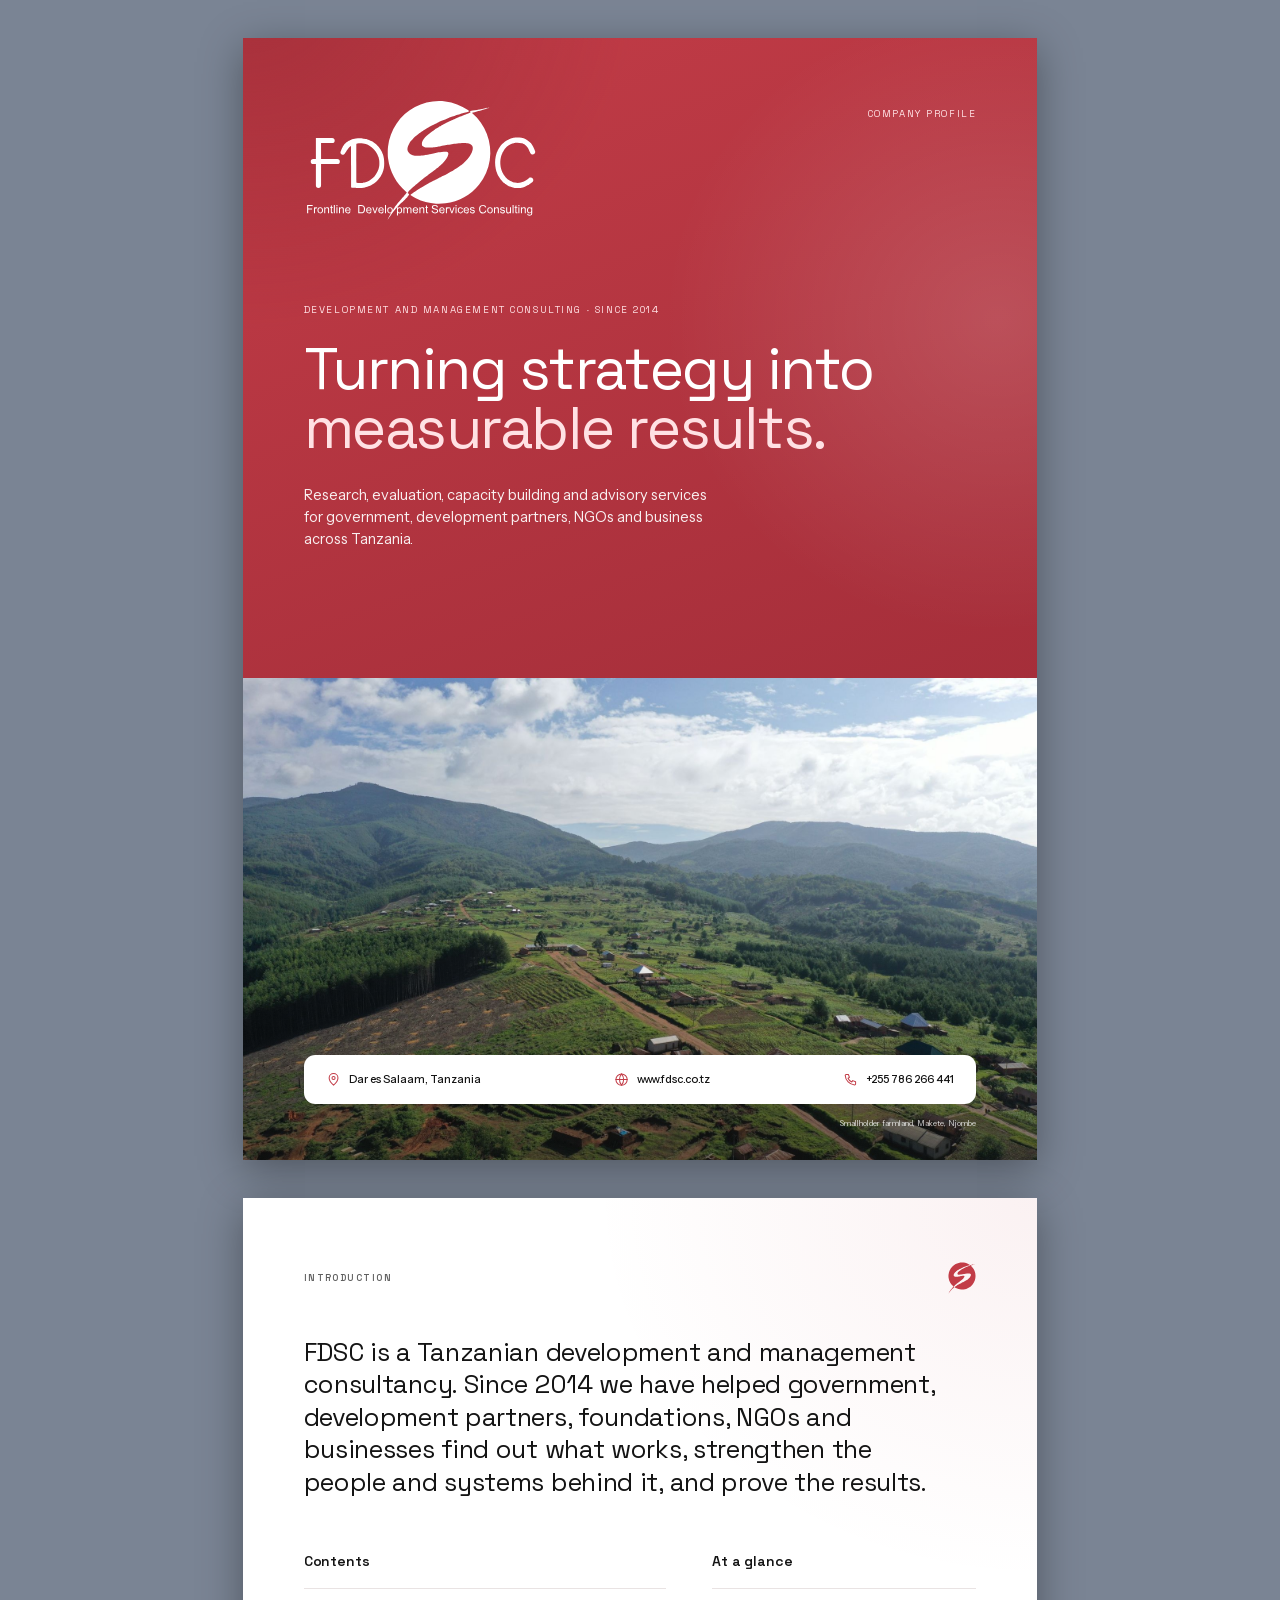
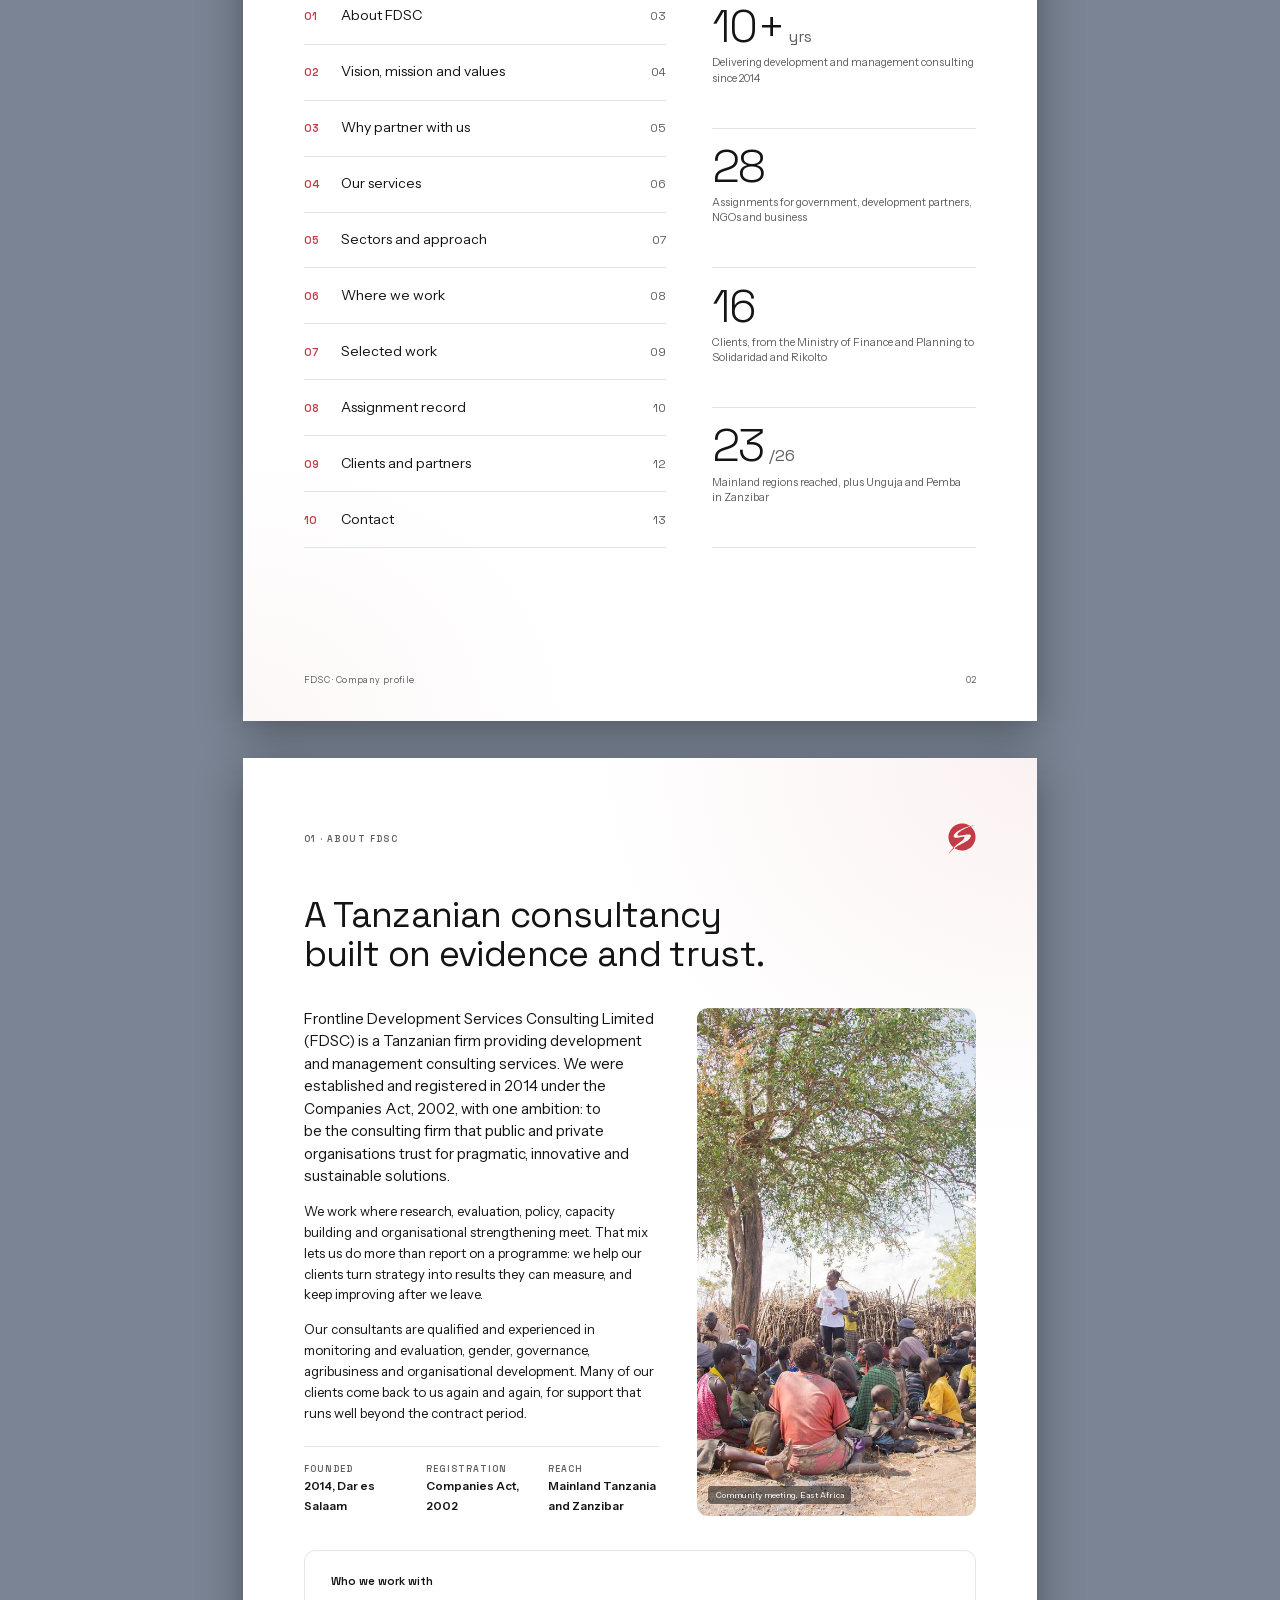
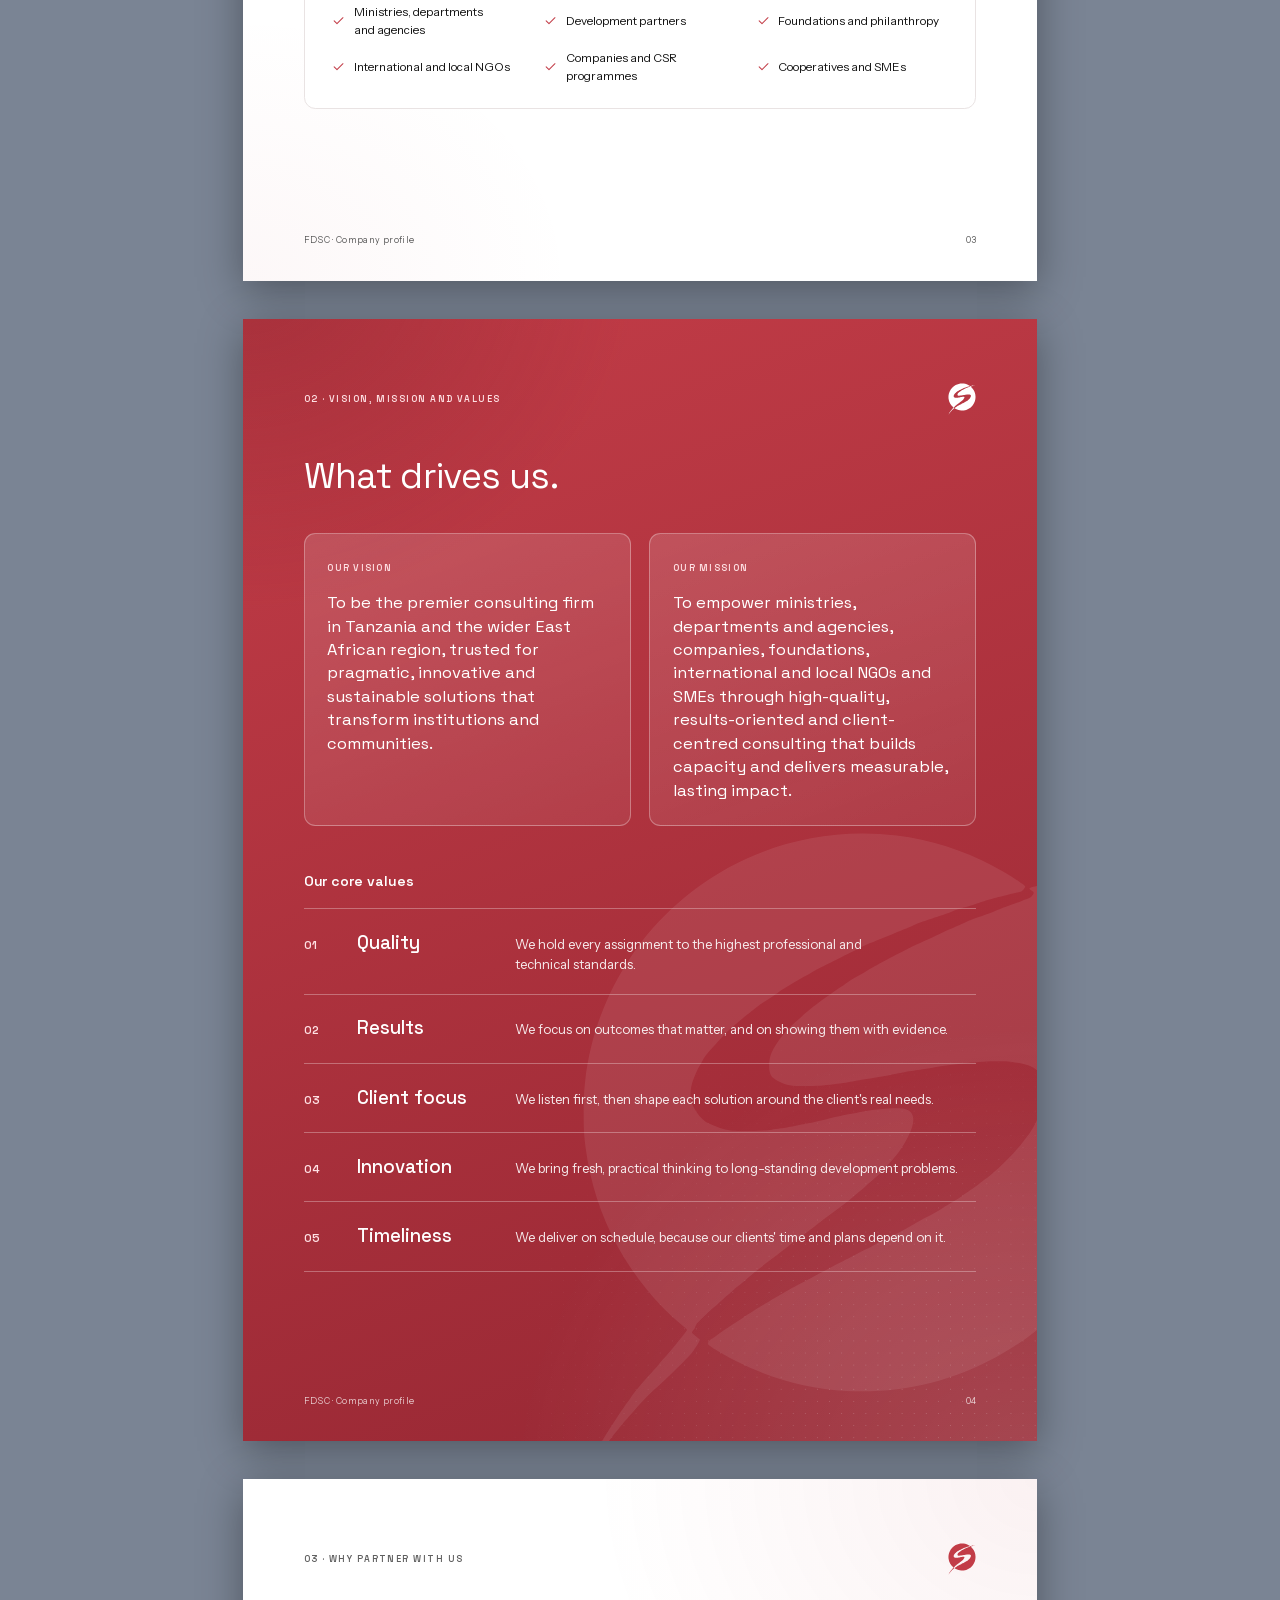
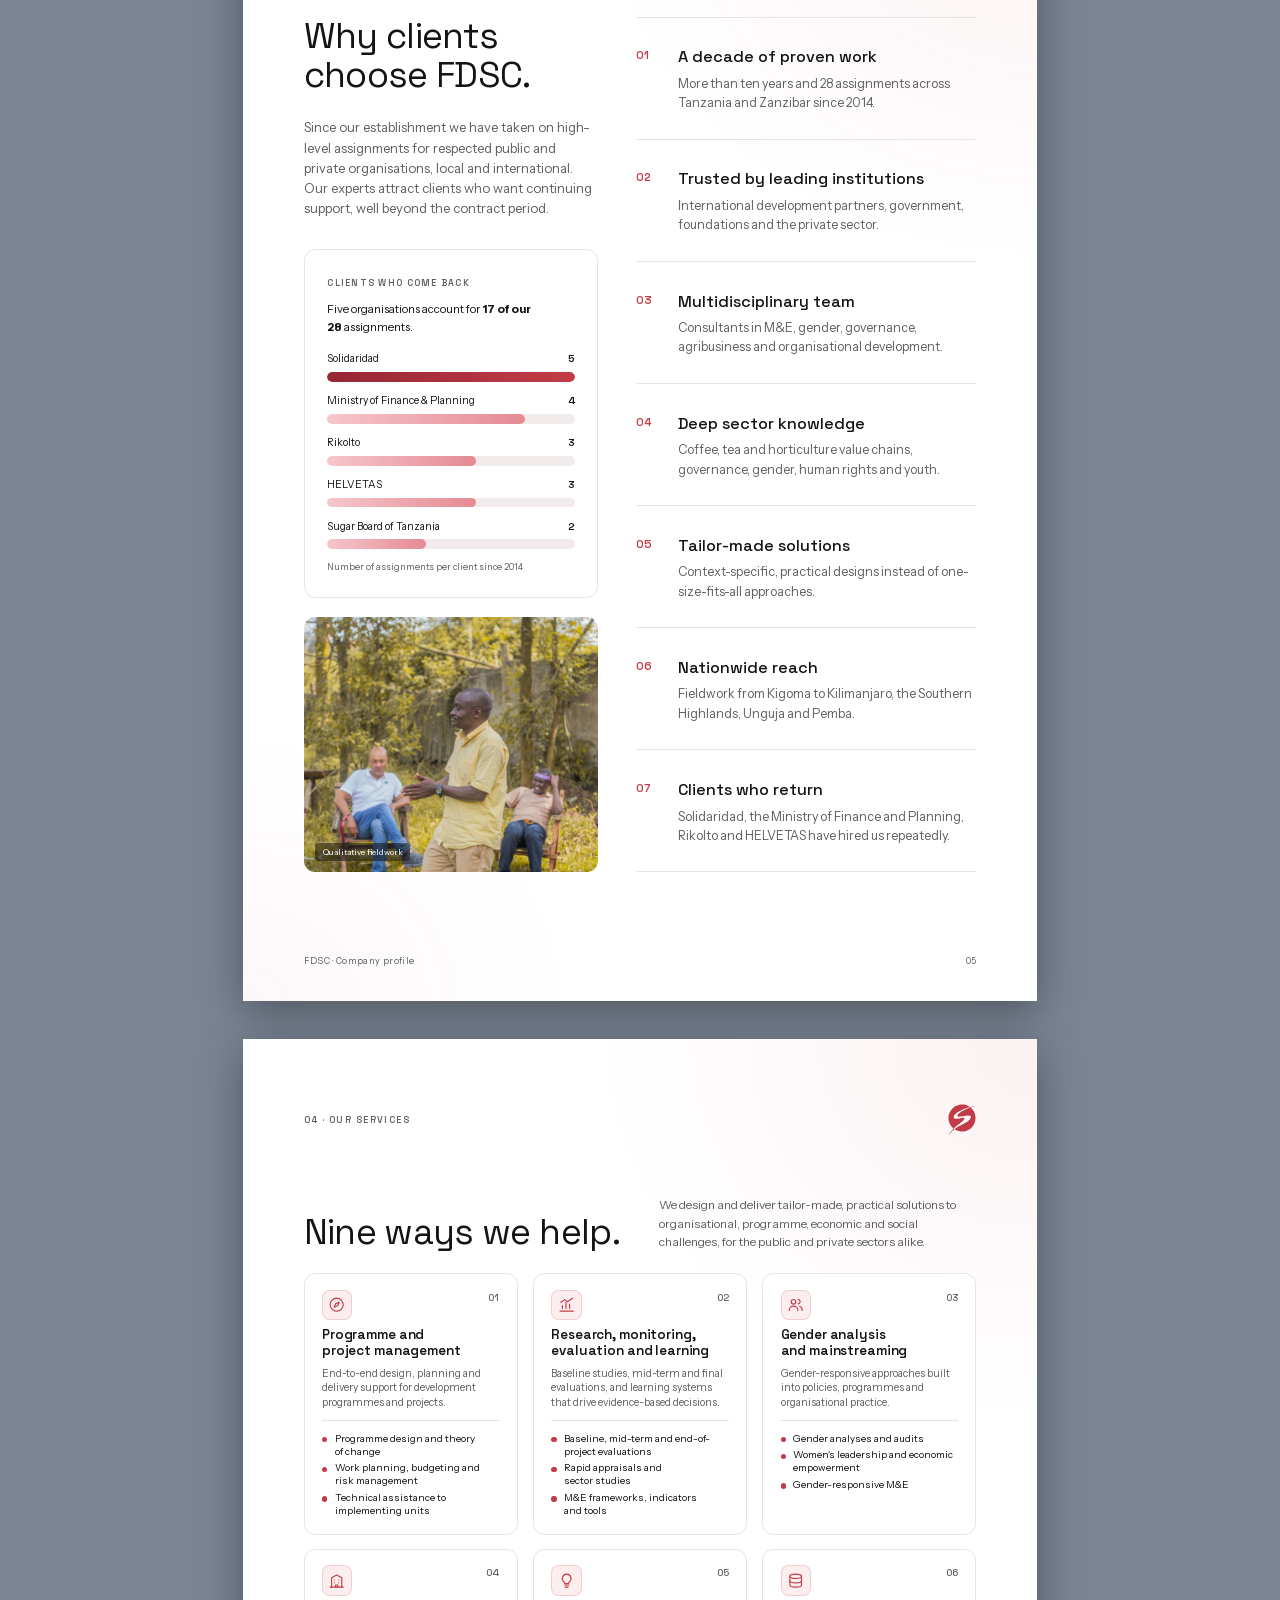
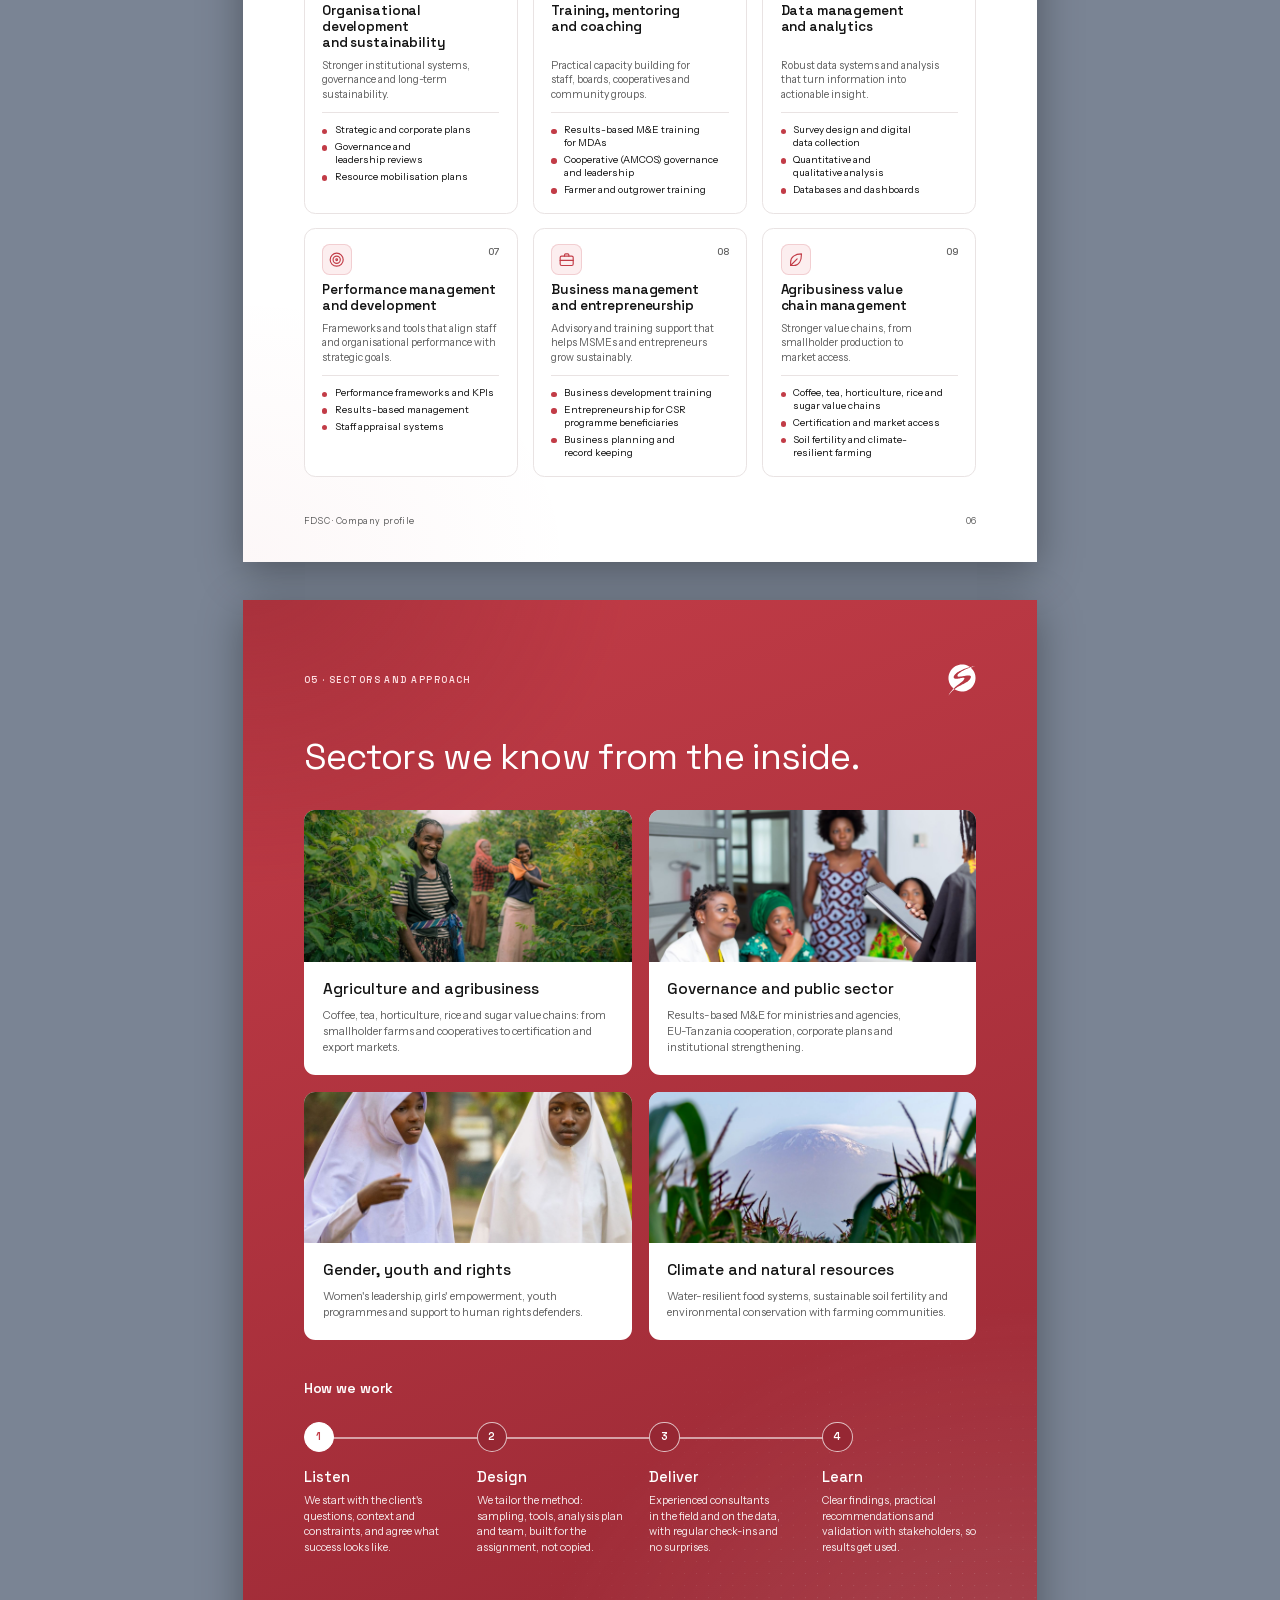
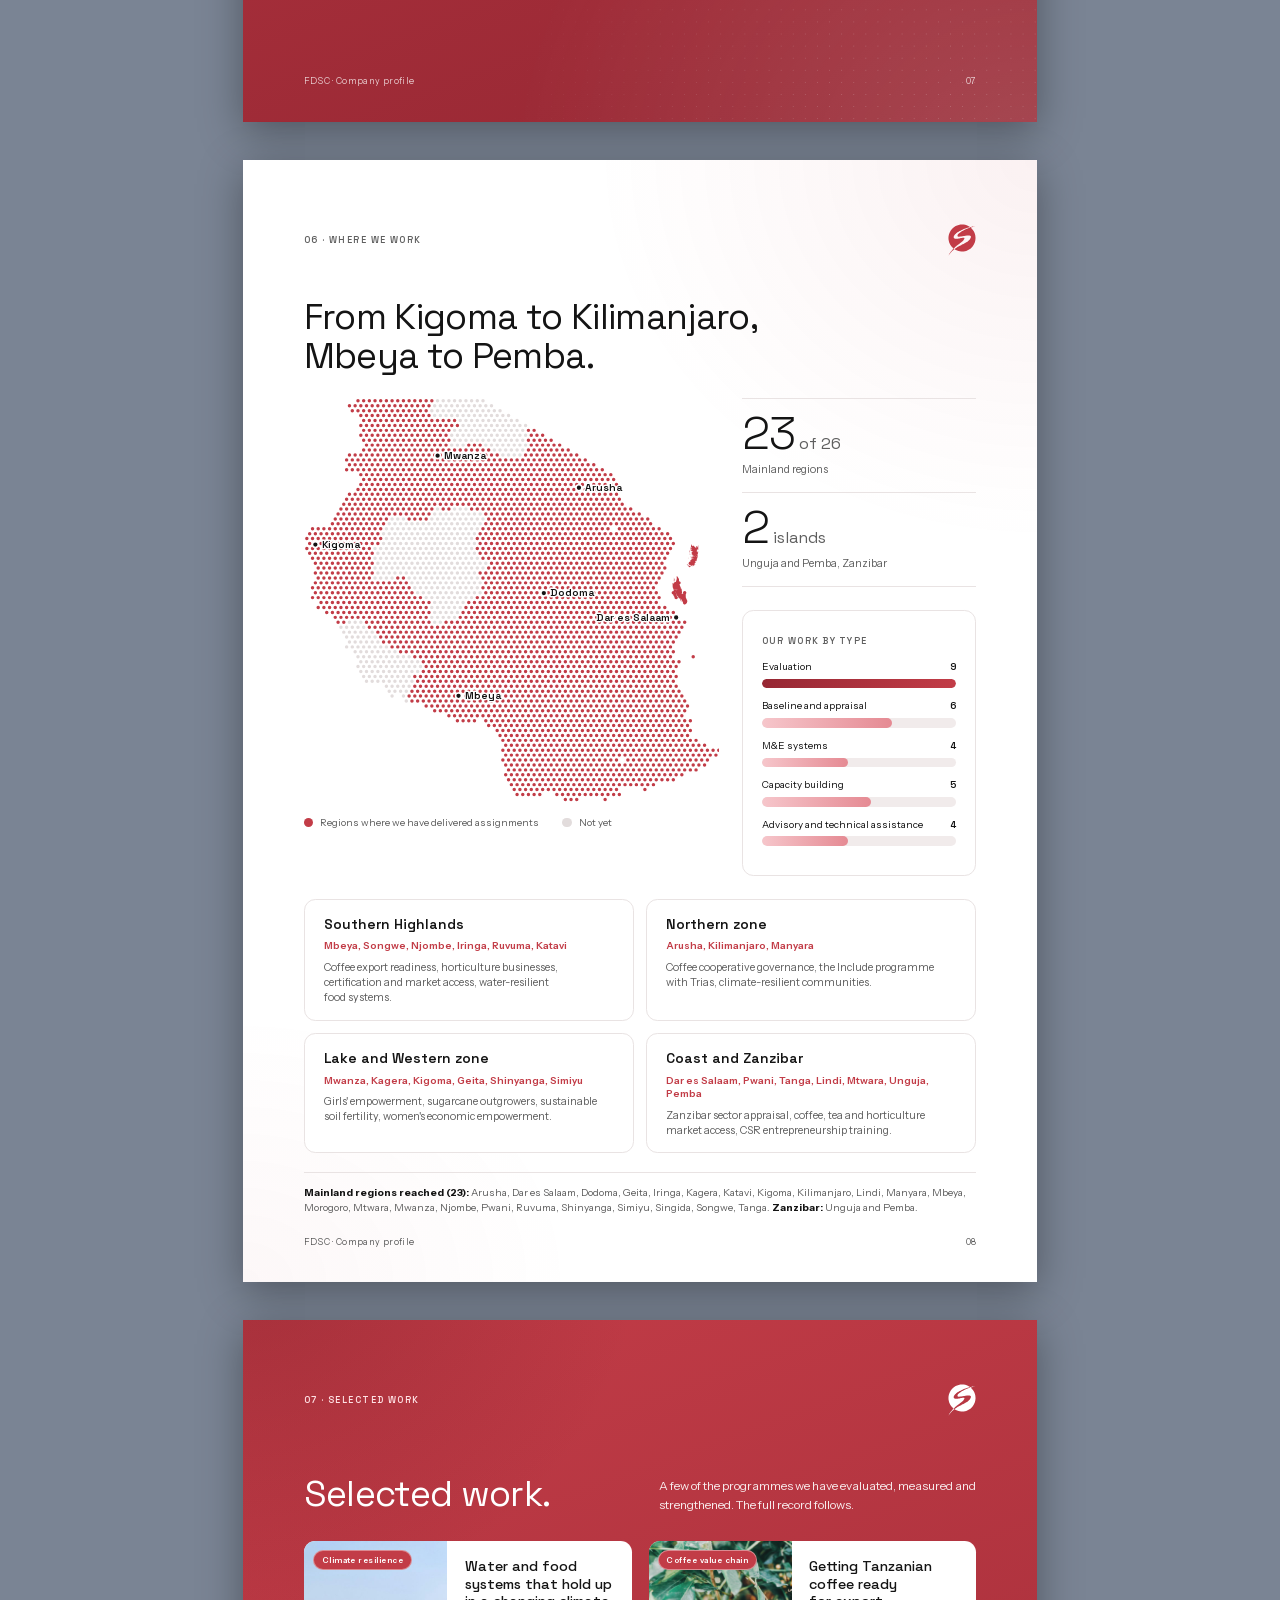
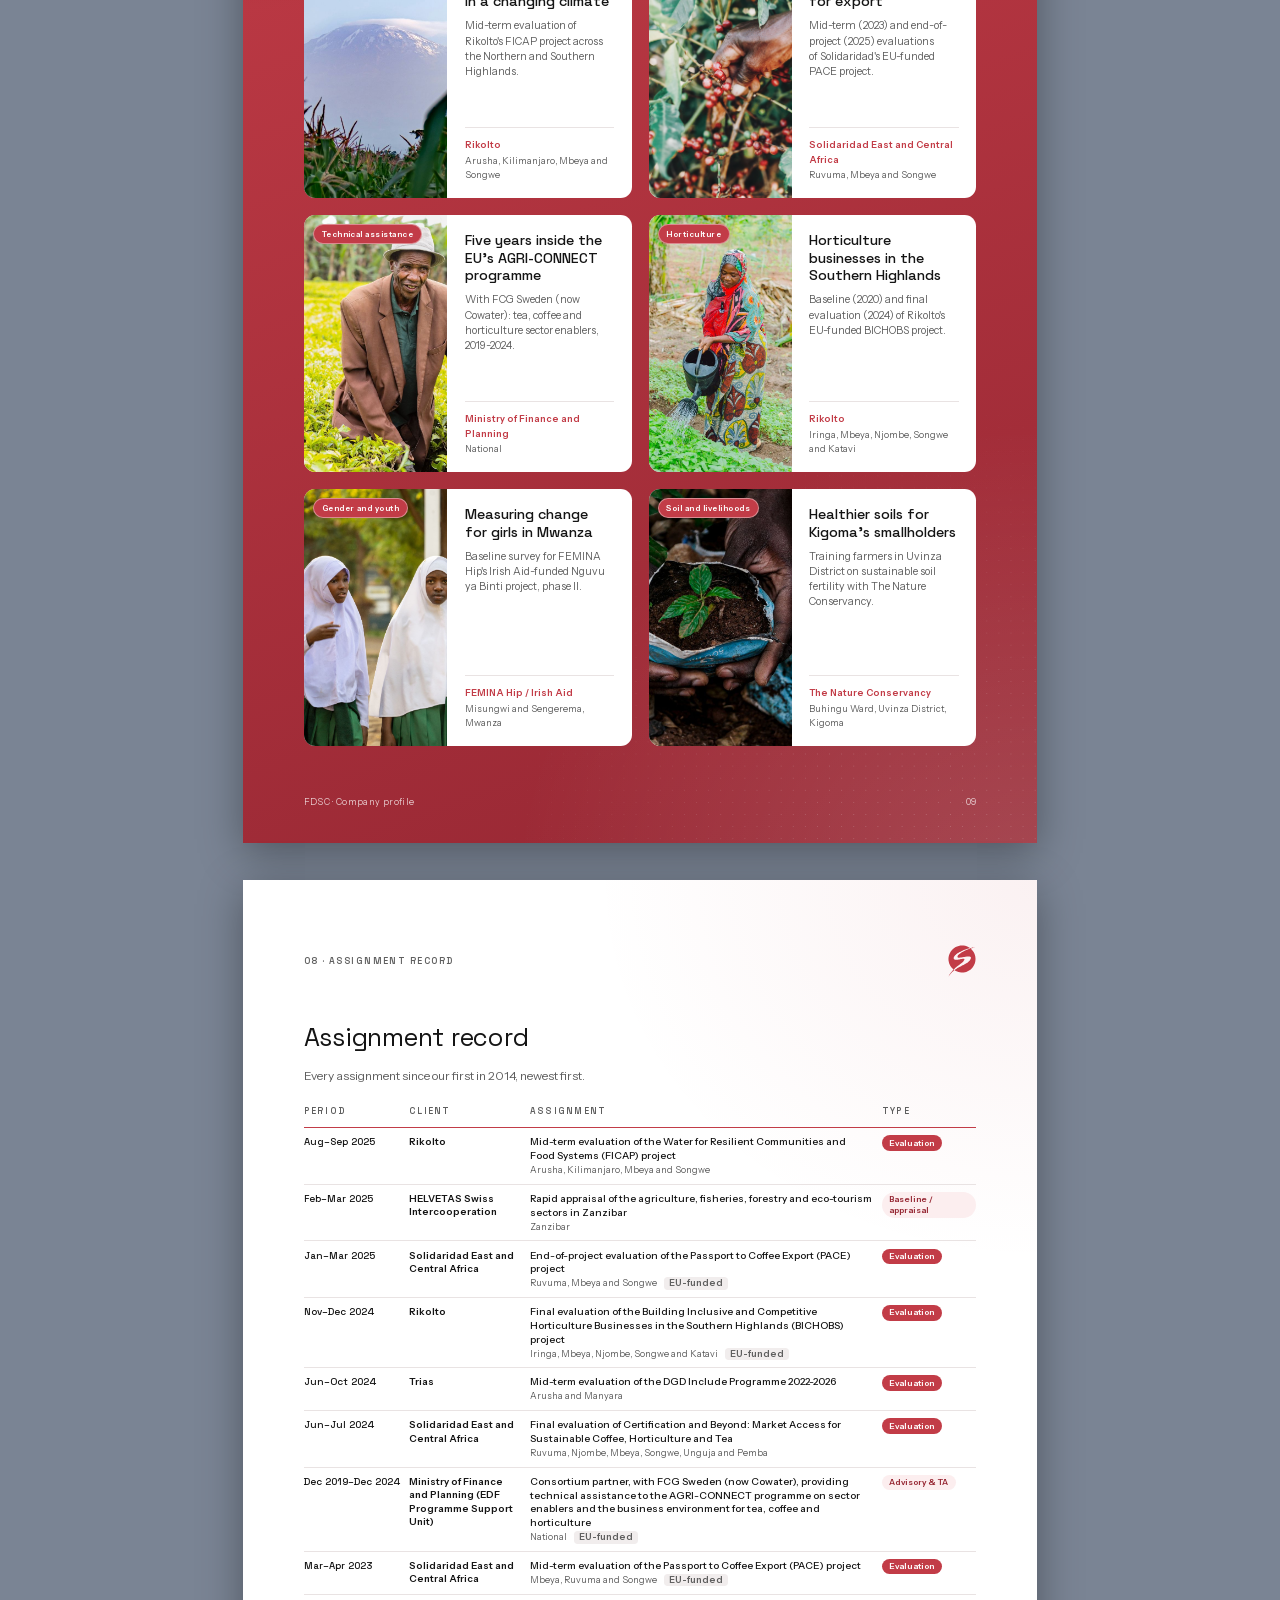
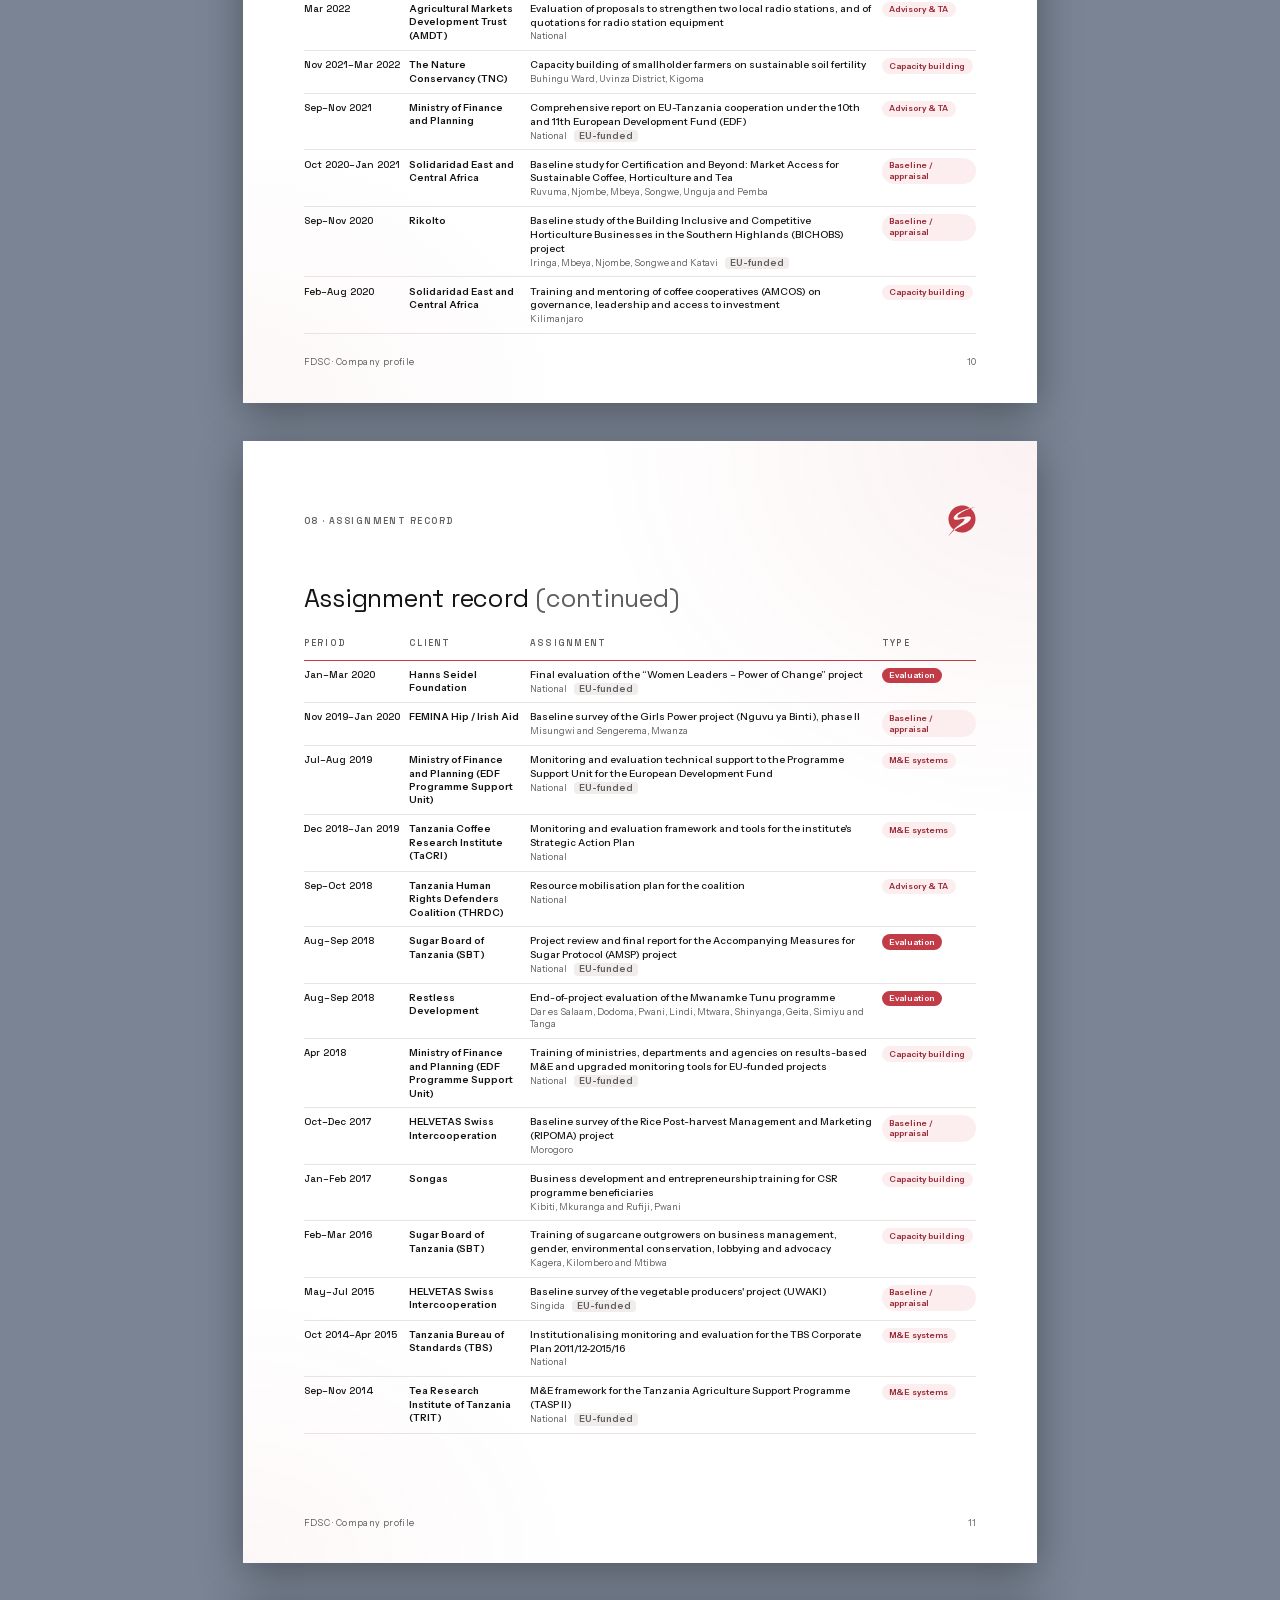
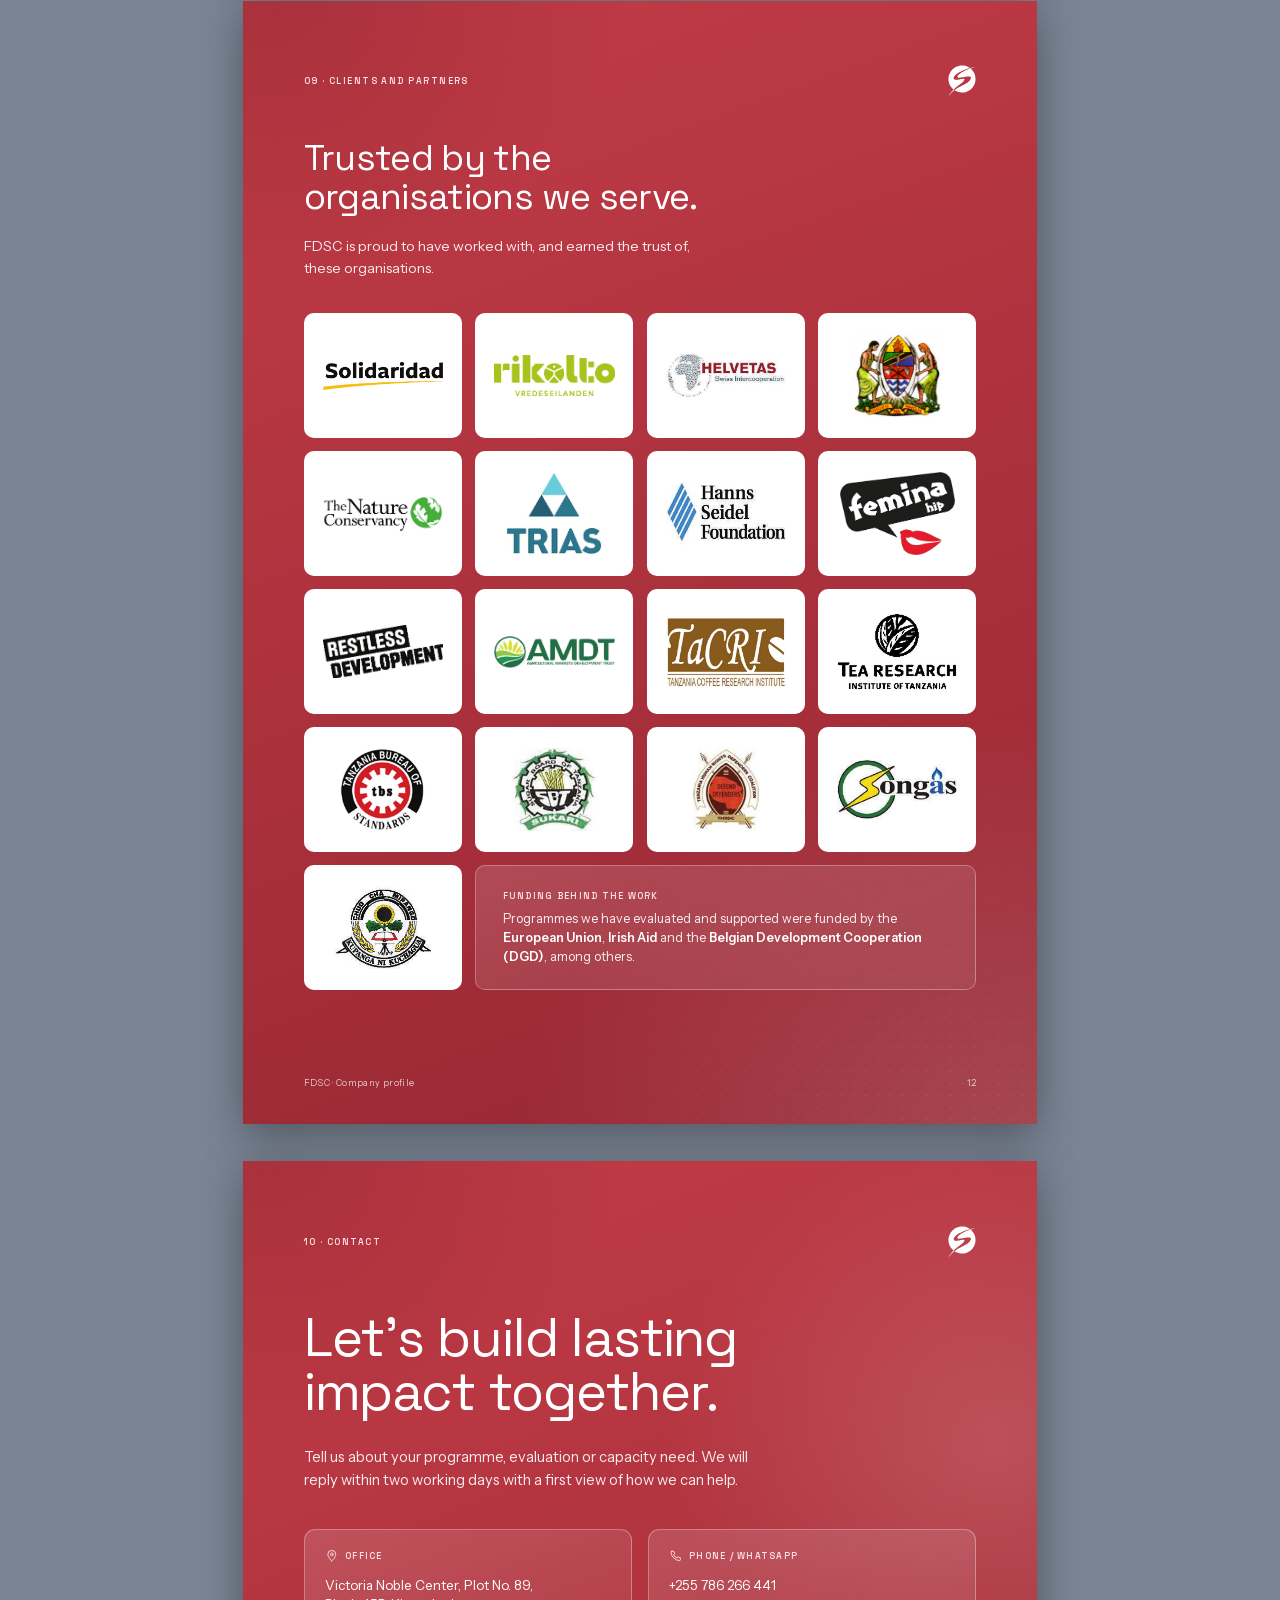
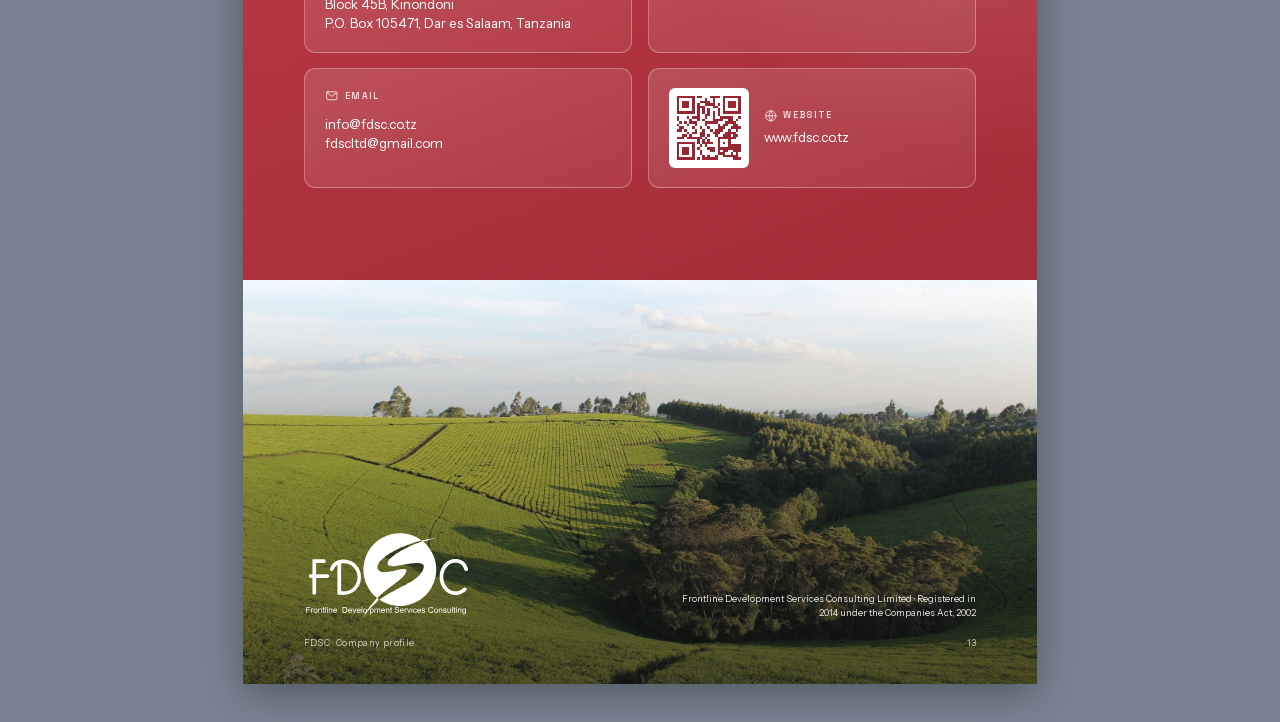
<file: company-profile/profile.html>
<!doctype html><html lang="en-GB"><head><meta charset="utf-8">
<title>FDSC Company Profile</title><style>
@font-face{font-family:'Space Grotesk';font-weight:300;src:url(fonts/SpaceGrotesk-300.ttf) format('truetype')}
@font-face{font-family:'Space Grotesk';font-weight:400;src:url(fonts/SpaceGrotesk-400.ttf) format('truetype')}
@font-face{font-family:'Space Grotesk';font-weight:500;src:url(fonts/SpaceGrotesk-500.ttf) format('truetype')}
@font-face{font-family:'Space Grotesk';font-weight:600;src:url(fonts/SpaceGrotesk-600.ttf) format('truetype')}
@font-face{font-family:'Instrument Sans';font-weight:400;src:url(fonts/InstrumentSans-400.ttf) format('truetype')}
@font-face{font-family:'Instrument Sans';font-weight:500;src:url(fonts/InstrumentSans-500.ttf) format('truetype')}
@font-face{font-family:'Instrument Sans';font-weight:600;src:url(fonts/InstrumentSans-600.ttf) format('truetype')}
@font-face{font-family:'Instrument Sans';font-weight:700;src:url(fonts/InstrumentSans-700.ttf) format('truetype')}
@font-face{font-family:'Instrument Sans';font-style:italic;font-weight:400;src:url(fonts/InstrumentSans-Italic-400.ttf) format('truetype')}
@page{size:A4;margin:0}
:root{--red:#C23C47;--red-700:#AE303C;--red-800:#962733;--red-900:#7C1E29;--red-200:#F6C6CB;--red-50:#FCEEEF;--pink:#FFE1E4;
  --ink:#141414;--muted:#5F5F5F;--line:#E9E3E3;--paper:#FBF8F8}
*{box-sizing:border-box;margin:0;padding:0}
html{-webkit-print-color-adjust:exact;print-color-adjust:exact}
body{font-family:'Instrument Sans',system-ui,sans-serif;font-size:9.2pt;line-height:1.55;color:var(--ink);background:#7a8494}
.page{width:210mm;height:297mm;position:relative;overflow:hidden;padding:17mm 16mm 18mm;page-break-after:always;break-after:page}
.page:last-child{page-break-after:auto}
@media screen{.page{margin:10mm auto;box-shadow:0 10px 40px rgba(0,0,0,.35)}}
h1,h2,h3,.big,.statement,.n,.label,.kick,.eyebrow{font-family:'Space Grotesk',sans-serif}
h1,h2,h3{text-wrap:balance}
p,li{text-wrap:pretty}
.light{background:radial-gradient(90% 55% at 100% 0%,rgba(194,60,71,.07),transparent 62%),radial-gradient(70% 40% at 0% 100%,rgba(194,60,71,.04),transparent 60%),#fff}
.dark{color:#fff;background:radial-gradient(110% 70% at 100% 105%,rgba(255,255,255,.16),transparent 60%),radial-gradient(80% 50% at 0% -5%,rgba(110,24,34,.35),transparent 62%),linear-gradient(160deg,var(--red),var(--red-800))}
.dots-bg{position:absolute;inset:0;background-image:radial-gradient(rgba(255,255,255,.2) .55px,transparent .7px);background-size:3.2mm 3.2mm;
  -webkit-mask-image:radial-gradient(80% 60% at 85% 100%,#000 10%,transparent 70%);mask-image:radial-gradient(80% 60% at 85% 100%,#000 10%,transparent 70%);pointer-events:none}
.page>*{position:relative}
.page>.dots-bg,.page>.watermark{position:absolute}
/* running head / folio */
.run{display:flex;justify-content:space-between;align-items:center;margin-bottom:11mm}
.kick{font-size:6.8pt;font-weight:600;letter-spacing:.16em;text-transform:uppercase;color:var(--muted)}
.dark .kick{color:var(--pink)}
.run .mark{height:8.5mm;width:auto}
.folio{position:absolute!important;left:16mm;right:16mm;bottom:9mm;display:flex;justify-content:space-between;font-size:6.6pt;color:var(--muted);letter-spacing:.04em}
.dark .folio{color:rgba(255,255,255,.72)}
/* type */
.h-hero{font-size:40pt;line-height:1.02;font-weight:400;letter-spacing:-.02em;color:#fff}
.h-xl{font-size:27pt;line-height:1.08;font-weight:400;letter-spacing:-.018em;max-width:150mm}
.h-xl + .lead{margin-top:5mm}
.h-lg{font-size:19pt;font-weight:400;letter-spacing:-.01em}
.h-sm{font-size:10.5pt;font-weight:600;letter-spacing:-.005em;margin-bottom:4mm}
.h-xs{font-size:8.6pt;font-weight:600;margin-bottom:3mm}
.dark .h-xl{color:#fff}
.on-dark{color:#fff}
.lead{font-size:10.6pt;line-height:1.55;color:var(--muted);max-width:132mm}
.lead.on-dark{color:rgba(255,255,255,.9)}
.muted{color:var(--muted)}
.label{display:inline-flex;align-items:center;gap:1.6mm;font-size:6.8pt;font-weight:600;letter-spacing:.14em;text-transform:uppercase;color:var(--muted)}
.dark .label{color:var(--pink)}
.label .ic{width:3.6mm;height:3.6mm}
.eyebrow{font-size:7.4pt;letter-spacing:.16em;text-transform:uppercase;color:var(--pink);margin-bottom:6mm}
.ic{width:5mm;height:5mm;flex:none}
.glass{background:#fff;border:.3mm solid var(--line);border-radius:3mm}
.glass-d{background:linear-gradient(160deg,rgba(255,255,255,.14),rgba(255,255,255,.06));border:.3mm solid rgba(255,255,255,.3);border-radius:3mm;padding:6mm}
/* cover */
.cover{padding:0}
.cover__img{position:absolute;left:0;right:0;bottom:0;width:100%;height:43%;object-fit:cover;object-position:center 55%}
.cover__shade{position:absolute;inset:0;background:linear-gradient(180deg,transparent 78%,rgba(20,20,20,.38) 100%)}
.cover__glow{position:absolute;inset:0;background:radial-gradient(60% 40% at 95% 25%,rgba(255,255,255,.14),transparent 70%);pointer-events:none}
.cover__top{position:absolute;top:16mm;left:16mm;right:16mm;display:flex;justify-content:space-between;align-items:flex-start}
.cover__top .logo{width:62mm;height:auto}
.cover__tag{font-family:'Space Grotesk';font-size:7.4pt;letter-spacing:.16em;text-transform:uppercase;color:var(--pink);padding-top:2mm}
.cover__body{position:absolute;top:70mm;left:16mm;right:22mm}
.cover h1{font-size:44pt;line-height:1.0;font-weight:400;letter-spacing:-.025em;color:#fff;max-width:165mm}
.cover h1 .hl{color:var(--pink)}
.cover__lede{margin-top:7mm;font-size:11pt;line-height:1.5;color:rgba(255,255,255,.92);max-width:118mm}
.cover__foot{position:absolute;left:16mm;right:16mm;bottom:15mm;display:flex;justify-content:space-between;gap:4mm;padding:4.2mm 6mm;border-radius:3mm;
  background:#fff;font-size:8.2pt;color:var(--ink);font-weight:500}
.cover__foot span{display:inline-flex;align-items:center;gap:2mm}
.cover__foot .ic{width:4mm;height:4mm;color:var(--red)}
.cover__credit{position:absolute;right:16mm;bottom:8mm;font-size:5.8pt;color:rgba(255,255,255,.75)}
/* contents */
.statement{font-size:19pt;line-height:1.28;font-weight:400;letter-spacing:-.012em;max-width:168mm;margin-bottom:14mm}
.two{display:grid;grid-template-columns:1fr 70mm;gap:12mm}
.toc{list-style:none;border-top:.3mm solid var(--line)}
.toc li{display:grid;grid-template-columns:10mm 1fr auto;align-items:baseline;padding:4.4mm 0;border-bottom:.3mm solid var(--line);font-size:10.5pt}
.toc .n{font-size:8pt;color:var(--red);font-weight:600}
.toc .pg{font-family:'Space Grotesk';font-size:9pt;color:var(--muted)}
.glance{display:flex;flex-direction:column}
.glance .stat{padding:4mm 0 4.4mm;border-top:.3mm solid var(--line);display:block;flex:1}
.glance .stat:last-child{border-bottom:.3mm solid var(--line)}
.big{display:block;font-size:34pt;line-height:1;font-weight:300;letter-spacing:-.03em;color:var(--ink)}
.big small{font-size:12pt;letter-spacing:0;margin-left:1.2mm;color:var(--muted);font-weight:400}
.stat p{font-size:8.2pt;color:var(--muted);margin-top:1.6mm;line-height:1.4}
/* about */
.about{display:grid;grid-template-columns:1fr 74mm;gap:10mm;margin-top:9mm}
.about__text p{margin-bottom:3.6mm;font-size:9.8pt;line-height:1.6}
.about__text p:first-child{font-size:11.2pt;line-height:1.5}
.facts{display:grid;grid-template-columns:repeat(3,1fr);gap:3mm;margin-top:6mm;border-top:.3mm solid var(--line);padding-top:4mm}
.facts span{display:block;font-size:6.8pt;text-transform:uppercase;letter-spacing:.12em;color:var(--muted);font-family:'Space Grotesk';font-weight:600}
.facts b{font-weight:600;font-size:8.6pt}
.about__img{position:relative;min-height:100mm;border-radius:3mm;overflow:hidden}
.about__img img{position:absolute;inset:0;width:100%;height:100%;object-fit:cover;object-position:40% center}
figcaption{position:absolute;left:3mm;bottom:3mm;font-size:6pt;color:#fff;background:rgba(20,20,20,.55);padding:.8mm 2mm;border-radius:1mm}
.who{margin-top:9mm;padding:6mm 7mm}
.chips{list-style:none;display:grid;grid-template-columns:repeat(3,1fr);gap:2.6mm 5mm}
.chips li{display:flex;align-items:center;gap:2mm;font-size:8.8pt}
.chips .ic{width:4mm;height:4mm;color:var(--red)}
/* values */
.watermark{right:-30mm;bottom:-12mm;height:175mm;width:auto;opacity:.08}
.vm{display:grid;grid-template-columns:1fr 1fr;gap:5mm;margin:10mm 0 12mm}
.vm p{font-family:'Space Grotesk';font-size:12.4pt;line-height:1.42;font-weight:400;color:#fff;margin-top:4mm}
.values{list-style:none;border-top:.3mm solid rgba(255,255,255,.3)}
.values li{display:grid;grid-template-columns:14mm 42mm 1fr;align-items:baseline;padding:5.2mm 0;border-bottom:.3mm solid rgba(255,255,255,.3)}
.values .n{color:var(--pink);font-size:8.4pt;font-weight:600}
.values b{font-family:'Space Grotesk';font-weight:500;font-size:14pt;color:#fff}
.values p{color:rgba(255,255,255,.9);font-size:9.8pt}
/* why */
.why{display:grid;grid-template-columns:78mm 1fr;gap:10mm}
.why__l{display:flex;flex-direction:column}
.why__img{position:relative;flex:1;min-height:40mm;margin-top:5mm;border-radius:3mm;overflow:hidden}
.why__img img{position:absolute;inset:0;width:100%;height:100%;object-fit:cover;object-position:center 30%}
.why .lead{margin:6mm 0 8mm;font-size:9.8pt}
.chart{padding:6mm}
.chart__note{font-size:8.6pt;margin:2.5mm 0 4mm;color:var(--ink)}
.chart__foot{font-size:6.6pt;color:var(--muted);margin-top:3mm}
.bar{display:grid;grid-template-columns:1fr auto;align-items:baseline;gap:1.2mm 3mm;margin:3mm 0;font-size:7.8pt}
.bar .bt{grid-column:1/-1}
.bt{height:2.6mm;background:#F1EBEB;border-radius:2mm;overflow:hidden}
.bt i{display:block;height:100%;background:linear-gradient(90deg,var(--red-200),#E58A93);border-radius:2mm}
.bar:first-of-type .bt i{background:linear-gradient(90deg,var(--red-800),var(--red))}
.bv{font-family:'Space Grotesk';font-weight:600;text-align:right}
.reasons{list-style:none;border-top:.3mm solid var(--line)}
.nw{white-space:nowrap}
.reasons li{display:grid;grid-template-columns:11mm 1fr;padding:7mm 0;border-bottom:.3mm solid var(--line)}
.reasons .n{font-size:8.4pt;color:var(--red);font-weight:600;padding-top:.8mm}
.reasons b{font-family:'Space Grotesk';font-size:12.2pt;font-weight:500;display:block;margin-bottom:1.2mm}
.reasons p{color:var(--muted);font-size:9.3pt}
/* services */
.head-row{display:grid;grid-template-columns:1fr 84mm;gap:8mm;align-items:end;margin-bottom:7mm}
.head-row .lead{font-size:9pt}
.svc-grid{display:grid;grid-template-columns:repeat(3,1fr);column-gap:4mm;row-gap:0}
.head-row + .svc-grid{margin-top:-1.5mm}
.svc{padding:4.2mm 4.6mm 4mm;display:grid;grid-row:span 3;grid-template-rows:subgrid;row-gap:0;margin-bottom:3.6mm}
.svc__hd{display:grid;grid-template-columns:8mm 1fr;gap:2mm;align-content:start;margin-bottom:2mm}
.svc__n{justify-self:end;font-family:'Space Grotesk';font-size:7.4pt;font-weight:500;color:var(--muted)}
.svc__hd h3{grid-column:1/-1}
.svc__ic{width:8mm;height:8mm;border-radius:2mm;display:grid;place-items:center;background:var(--red-50);border:.3mm solid rgba(194,60,71,.18);color:var(--red)}
.svc__ic .ic{width:4.6mm;height:4.6mm}
.svc h3{font-size:10pt;font-weight:600;line-height:1.2;letter-spacing:-.01em}
.svc p{font-size:7.8pt;color:var(--muted);line-height:1.4;margin-bottom:2.6mm}
.svc ul{list-style:none;align-self:start;border-top:.3mm solid var(--line);padding-top:2.2mm}
.svc li{font-size:7.4pt;line-height:1.32;padding:.5mm 0 .5mm 3.4mm;position:relative}
.svc li::before{content:"";position:absolute;left:0;top:1.9mm;width:1.4mm;height:1.4mm;border-radius:50%;background:var(--red)}
/* sectors */
.sectors{display:grid;grid-template-columns:1fr 1fr;gap:4.5mm;margin:9mm 0 10mm}
.sector{border-radius:3mm;overflow:hidden;background:#fff;color:var(--ink)}
.sector img{width:100%;height:40mm;object-fit:cover;display:block}
.sector div{padding:4.4mm 5mm 5mm}
.sector h3{font-size:11.6pt;font-weight:500;color:var(--ink);margin-bottom:1.6mm}
.sector p{font-size:8.2pt;color:var(--muted);line-height:1.45}
.steps{list-style:none;display:grid;grid-template-columns:repeat(4,1fr);gap:5mm;position:relative;padding-top:2mm}
.steps::before{content:"";position:absolute;left:4mm;right:calc((100% - 15mm) / 4 - 4mm);top:6mm;height:.4mm;background:rgba(255,255,255,.55)}
.steps .dot{position:relative;display:grid;place-items:center;width:8mm;height:8mm;border-radius:50%;background:var(--red-800);border:.4mm solid rgba(255,255,255,.7);font-family:'Space Grotesk';font-size:8pt;font-weight:600;color:#fff;margin-bottom:3.6mm}
.steps li:first-child .dot{border-color:#fff;background:#fff;color:var(--red)}
.steps b{font-family:'Space Grotesk';font-size:11pt;font-weight:500;color:#fff;display:block;margin-bottom:1.2mm}
.steps p{font-size:8pt;color:rgba(255,255,255,.9);line-height:1.45}
/* map */
.mapwrap{display:grid;grid-template-columns:1fr 62mm;gap:6mm;margin-top:6mm}
.tzmap{width:100%;height:auto;display:block}
.tzmap .dots{fill:none;stroke-linecap:round}
.tzmap .dots.off{stroke:#E2DCDC}
.tzmap .dots.on{stroke:var(--red)}
.tzmap .isl.on{fill:var(--red)}
.tzmap .isl.off{fill:#E2DCDC}
.tzmap .city circle{fill:var(--ink);stroke:#fff;stroke-width:2.2}
.tzmap .city text{font-family:'Space Grotesk';font-size:15px;font-weight:600;fill:var(--ink);paint-order:stroke;stroke:#fff;stroke-width:4px;stroke-linejoin:round}
.legend{display:flex;gap:6mm;margin-top:3mm;font-size:7.4pt;color:var(--muted)}
.legend span{display:inline-flex;align-items:center;gap:1.8mm}
.legend i{width:2.6mm;height:2.6mm;border-radius:50%;background:#E2DCDC}
.legend i.on{background:var(--red)}
.map__side .stat{padding:3mm 0 4mm;border-bottom:.3mm solid var(--line)}
.map__side .stat:first-child{border-top:.3mm solid var(--line)}
.map__side .chart{margin-top:6mm;padding:5mm}
.map__side .bar{font-size:7.4pt;margin:2.6mm 0}
.map__side .bar:first-of-type .bt i{background:linear-gradient(90deg,var(--red-800),var(--red))}
.zones{display:grid;grid-template-columns:1fr 1fr;gap:3.2mm;margin-top:6mm}
.zone{padding:3.8mm 5mm}
.zone b{display:block;font-family:'Space Grotesk';font-weight:600;font-size:10.4pt;margin-bottom:1mm}
.zone span{display:block;font-size:7.4pt;color:var(--red);font-weight:600;line-height:1.35;margin-bottom:2mm}
.zone p{font-size:8pt;color:var(--muted);line-height:1.42}
.regions{margin-top:5mm;font-size:7.6pt;color:var(--muted);line-height:1.55;border-top:.3mm solid var(--line);padding-top:3mm}
.regions b{color:var(--ink)}
/* featured */
.feats{display:grid;grid-template-columns:1fr 1fr;gap:4.5mm}
.feat{display:grid;grid-template-columns:38mm 1fr;border-radius:3mm;overflow:hidden;background:#fff;height:68mm}
.feat__img{position:relative}
.feat__img img{width:100%;height:100%;object-fit:cover;display:block}
.tag{position:absolute;left:2.5mm;top:2.5mm;font-size:6pt;font-weight:600;letter-spacing:.06em;color:#fff;background:var(--red);border:.25mm solid rgba(255,255,255,.4);padding:.8mm 2mm;border-radius:5mm}
.feat__b{padding:4.6mm 4.6mm 4mm;display:flex;flex-direction:column}
.feat h3{font-size:10.8pt;font-weight:500;line-height:1.22;color:var(--ink);margin-bottom:2mm}
.feat p{font-size:7.9pt;line-height:1.45;color:var(--muted)}
.meta{margin-top:auto;padding-top:2.6mm;border-top:.3mm solid var(--line);display:flex;flex-direction:column;gap:.4mm;font-size:6.9pt;color:var(--muted)}
.meta span:first-child{color:var(--red);font-weight:600}
/* record */
.rec-head{margin-bottom:5mm}
.rec-head .lead{margin-top:2.5mm;font-size:9pt}
.rec{width:100%;border-collapse:collapse;font-size:7.5pt}
.rec th{text-align:left;font-family:'Space Grotesk';font-size:6.6pt;letter-spacing:.14em;text-transform:uppercase;color:var(--muted);font-weight:600;padding:0 2.5mm 2.4mm 0;border-bottom:.4mm solid var(--red)}
.rec td{padding:1.9mm 2.5mm 1.9mm 0;border-bottom:.3mm solid var(--line);vertical-align:top;line-height:1.38}
.rec .per{width:26mm;font-family:'Space Grotesk';font-weight:500;white-space:nowrap;font-size:7.4pt}
.rec .cl{width:32mm;font-weight:600;font-size:7.3pt}
.rec .as b{font-weight:500;display:block}
.rec .as span{display:block;color:var(--muted);font-size:6.8pt;margin-top:.3mm}
.rec .ty{width:25mm;padding-right:0}
.rec .as span.eu{display:inline-block;margin-top:0}
.eu{display:inline-block;margin-left:1.2mm;padding:0 1.4mm;border-radius:1mm;background:#F1EDED;color:#3A3A3A;font-size:6.2pt;font-weight:600}
.pill{display:inline-block;padding:.6mm 2mm;border-radius:5mm;font-size:6.3pt;font-weight:600;line-height:1.3}
.pill{background:var(--red-50);color:var(--red-800)}.t-eval{background:var(--red);color:#fff}
/* clients */
.logos{display:grid;grid-template-columns:repeat(4,1fr);gap:3.5mm;margin-top:9mm}
.lg{height:33mm;background:#fff;border-radius:2.6mm;display:grid;place-items:center;padding:4mm 5mm}
.lg img{max-width:100%;max-height:22mm;object-fit:contain}
.lg--note{grid-column:span 3;background:linear-gradient(160deg,rgba(255,255,255,.14),rgba(255,255,255,.06));border:.3mm solid rgba(255,255,255,.3);box-shadow:none;place-items:start;align-content:center;padding:5mm 7mm}
.lg--note p{font-size:9.4pt;color:rgba(255,255,255,.92);margin-top:2mm;line-height:1.5}
.lg--note b{color:#fff;font-weight:600}
/* back */
.back__img{position:absolute;left:0;right:0;bottom:0;height:36%;width:100%;object-fit:cover}
.back__shade{position:absolute;inset:0;background:linear-gradient(180deg,transparent 64%,rgba(20,20,20,.18) 76%,rgba(20,20,20,.68) 100%)}
.back__body{margin-top:14mm}
.back__body .lead{margin:7mm 0 10mm;font-size:11pt;max-width:125mm}
.contact{display:grid;grid-template-columns:1fr 1fr;gap:4mm}
.contact .glass-d{padding:5mm 5.5mm}
.contact p{font-size:10pt;color:#fff;margin-top:2mm;line-height:1.45}
.qrbox{display:flex;gap:4mm;align-items:center}
.qrbox .qr{width:21mm;height:21mm;flex:none;background:#fff;padding:2mm;border-radius:1.6mm}
.qrbox p{margin-top:0}
.qrbox .label{display:flex;margin-bottom:1.6mm}
.back__foot{position:absolute!important;left:16mm;right:16mm;bottom:17mm;display:flex;align-items:flex-end;justify-content:space-between;gap:8mm;font-size:6.8pt;color:rgba(255,255,255,.9)}
.back__foot .logo{width:44mm;height:auto}
.back__foot span{text-align:right;max-width:80mm}
</style></head><body>
<section class="page dark cover">
  <img class="cover__img" src="img/hero-njombe.jpg" alt="">
  <div class="cover__shade"></div>
  <div class="cover__glow"></div>
  <header class="cover__top"><svg class="logo" xmlns="http://www.w3.org/2000/svg" viewBox="1.00 34.25 453.75 241.62" role="img" aria-label="FDSC - Frontline Development Services Consulting"><path fill="#FFFFFF" fill-rule="evenodd" d="M162.75 269.79C162.75 269.68 163.78 267.63 164.94 265.44C166.03 263.37 167.22 261.17 167.46 260.75C167.60 260.51 167.97 259.86 168.28 259.31C169.47 257.19 170.17 256.01 171.07 254.56C171.59 253.74 172.11 252.90 172.22 252.71C172.34 252.52 173.00 251.51 173.69 250.47C174.38 249.43 175.11 248.30 175.32 247.95C175.53 247.60 175.99 246.89 176.35 246.37C176.71 245.86 177.40 244.85 177.89 244.12C178.38 243.40 178.91 242.67 179.07 242.50C179.23 242.33 179.57 241.85 179.83 241.43C180.84 239.84 182.73 237.49 185.42 234.51C188.11 231.53 189.05 230.46 190.02 229.31C190.54 228.69 191.40 227.72 191.92 227.16C193.98 224.93 200.01 217.44 200.00 217.13C199.99 216.97 199.74 216.72 198.50 215.68C179.43 199.65 167.05 176.92 163.88 152.12C163.31 147.64 163.19 145.55 163.19 139.69C163.19 133.99 163.25 132.81 163.76 128.23C165.49 112.68 171.21 97.21 180.10 84.06C201.03 53.07 237.49 36.46 274.62 41.01C290.18 42.91 305.39 48.63 318.38 57.47C320.14 58.67 320.50 58.97 320.50 59.22C320.50 59.51 319.38 60.87 319.09 60.94C310.39 63.05 307.52 63.82 303.94 65.00C302.29 65.54 299.86 66.30 298.55 66.68C297.24 67.06 295.32 67.71 294.28 68.12C293.24 68.53 291.39 69.18 290.16 69.57C288.94 69.96 287.40 70.49 286.75 70.75C286.10 71.00 284.88 71.41 284.04 71.67C283.20 71.92 281.82 72.44 280.98 72.83C279.53 73.49 276.98 74.55 270.19 77.31C268.61 77.96 266.29 78.90 265.04 79.41C263.79 79.91 262.25 80.64 261.61 81.02C260.96 81.41 259.65 82.07 258.69 82.49C257.73 82.92 256.35 83.60 255.62 83.99C254.90 84.39 252.60 85.55 250.50 86.57C248.40 87.59 246.12 88.77 245.44 89.20C244.75 89.62 243.51 90.34 242.69 90.79C239.60 92.46 238.89 92.87 235.31 95.06C234.21 95.73 233.00 96.52 232.62 96.81C231.74 97.49 228.49 99.65 227.12 100.47C226.54 100.82 225.53 101.56 224.88 102.12C224.22 102.67 223.17 103.49 222.54 103.94C221.91 104.39 220.84 105.25 220.16 105.85C219.49 106.46 218.38 107.39 217.69 107.94C215.88 109.36 213.43 111.69 212.10 113.23C211.46 113.96 210.46 115.07 209.88 115.69C208.81 116.81 207.10 118.80 206.48 119.62C206.30 119.87 205.87 120.57 205.53 121.19C205.20 121.81 204.60 122.89 204.20 123.59C203.33 125.16 202.13 128.16 201.67 129.90C201.19 131.73 201.12 134.04 201.48 135.51C202.21 138.43 204.98 142.15 207.31 143.34C209.67 144.55 213.45 145.84 215.42 146.11C217.66 146.43 227.66 146.22 230.25 145.81C230.90 145.71 232.34 145.49 233.44 145.32C234.54 145.15 237.12 144.67 239.19 144.26C241.25 143.85 243.81 143.37 244.88 143.19C245.94 143.01 247.97 142.56 249.38 142.19C252.87 141.27 254.76 140.84 257.62 140.31C258.97 140.06 260.65 139.72 261.37 139.55C265.93 138.48 275.04 137.77 277.35 138.31C281.11 139.20 281.63 142.40 278.92 147.99C277.38 151.18 275.36 154.21 273.37 156.31C272.78 156.93 272.04 157.76 271.72 158.15C270.18 160.07 267.58 162.58 264.88 164.74C264.43 165.10 263.91 165.58 263.71 165.82C263.51 166.06 262.58 166.89 261.64 167.65C260.71 168.42 259.49 169.44 258.94 169.92C258.39 170.39 256.87 171.59 255.56 172.58C254.26 173.57 252.43 174.95 251.50 175.66C250.57 176.36 248.82 177.67 247.62 178.56C246.42 179.45 244.62 180.83 243.62 181.63C242.63 182.43 241.53 183.27 241.19 183.50C240.20 184.18 237.43 186.24 235.99 187.39C234.22 188.79 231.17 191.13 230.62 191.50C230.38 191.66 229.43 192.40 228.50 193.13C227.57 193.86 226.00 195.09 225.00 195.87C224.00 196.65 222.68 197.75 222.06 198.31C220.80 199.45 219.21 200.78 218.00 201.69C217.56 202.03 216.82 202.66 216.38 203.08C215.93 203.50 215.19 204.15 214.73 204.52C214.27 204.89 213.14 205.88 212.23 206.74C211.31 207.59 210.17 208.60 209.69 208.98C208.34 210.06 203.81 214.45 203.38 215.09C203.17 215.40 202.97 215.86 202.92 216.11C202.87 216.38 202.62 216.81 202.29 217.19C201.99 217.53 201.75 217.92 201.75 218.06C201.75 218.24 202.17 218.63 203.13 219.35C203.89 219.92 204.54 220.47 204.58 220.56C204.65 220.74 203.95 222.08 203.28 223.07C203.09 223.35 202.73 223.89 202.48 224.26C202.23 224.63 201.71 225.30 201.31 225.75C199.68 227.59 193.03 234.21 190.87 236.12C186.63 239.89 184.76 241.77 181.16 245.88C179.69 247.56 178.23 249.23 177.91 249.58C177.60 249.93 177.23 250.40 177.10 250.61C176.96 250.83 176.81 251.00 176.75 251.00C176.70 251.00 176.26 251.52 175.77 252.16C175.29 252.79 174.64 253.59 174.32 253.92C174.01 254.25 173.75 254.57 173.75 254.62C173.75 254.71 172.61 256.21 171.70 257.32C171.35 257.75 170.16 259.49 168.79 261.56C168.30 262.32 167.70 263.19 167.48 263.50C167.25 263.80 166.81 264.42 166.50 264.88C166.19 265.34 165.81 265.87 165.65 266.07C165.49 266.27 165.18 266.70 164.96 267.03C163.50 269.18 162.75 270.12 162.75 269.79ZM256.81 238.86C243.12 238.05 229.83 234.47 217.62 228.31C213.12 226.03 207.47 222.63 207.40 222.15C207.38 222.01 207.57 221.58 207.83 221.19C208.22 220.60 208.43 220.42 209.06 220.14C209.47 219.95 210.25 219.42 210.79 218.96C211.32 218.51 212.39 217.74 213.16 217.26C213.93 216.78 215.38 215.82 216.38 215.14C217.37 214.45 219.22 213.23 220.47 212.41C221.73 211.60 223.45 210.49 224.29 209.94C225.13 209.39 226.48 208.57 227.29 208.12C228.10 207.68 229.28 206.98 229.91 206.57C230.55 206.17 231.72 205.48 232.53 205.04C233.34 204.61 234.77 203.78 235.72 203.21C236.66 202.63 238.20 201.77 239.12 201.29C243.02 199.26 245.35 198.02 245.99 197.64C246.37 197.41 247.35 196.89 248.18 196.47C249.01 196.06 250.19 195.42 250.81 195.06C251.43 194.70 253.57 193.60 255.56 192.62C257.56 191.64 259.78 190.50 260.50 190.08C261.22 189.67 262.68 188.91 263.75 188.40C264.82 187.89 266.30 187.10 267.05 186.65C267.80 186.20 268.84 185.65 269.36 185.43C270.70 184.87 275.65 182.38 276.83 181.68C277.37 181.36 278.54 180.71 279.44 180.25C280.33 179.79 281.48 179.14 281.99 178.81C282.50 178.48 283.91 177.71 285.12 177.09C287.71 175.77 289.44 174.77 291.27 173.57C292.00 173.08 293.15 172.36 293.83 171.97C296.15 170.61 297.31 169.90 298.17 169.29C298.64 168.96 299.91 168.07 301.00 167.31C302.08 166.56 303.44 165.57 304.01 165.12C304.59 164.67 305.68 163.86 306.43 163.31C307.19 162.77 308.17 161.98 308.62 161.56C309.07 161.14 309.83 160.47 310.31 160.07C311.77 158.86 315.63 155.00 316.91 153.48C317.57 152.69 318.20 151.97 318.32 151.87C318.44 151.77 319.09 150.96 319.76 150.06C320.44 149.17 321.23 148.13 321.53 147.75C322.62 146.38 324.16 143.73 324.64 142.41C324.79 142.01 325.35 140.74 325.90 139.59C327.43 136.37 327.96 133.96 327.84 130.83C327.75 128.38 327.25 127.13 325.77 125.58C323.78 123.51 321.68 122.58 317.62 121.94C314.25 121.41 312.96 121.33 309.25 121.42C303.40 121.55 291.41 122.83 287.50 123.74C286.92 123.87 285.90 124.05 285.25 124.12C284.60 124.20 283.25 124.40 282.25 124.56C281.25 124.72 279.93 124.92 279.31 125.00C278.69 125.08 276.58 125.47 274.62 125.88C270.84 126.66 265.45 127.61 262.88 127.94C262.02 128.05 260.63 128.28 259.80 128.45C257.62 128.89 255.73 129.19 252.27 129.62C248.31 130.12 246.32 130.24 242.06 130.25C237.02 130.25 235.60 130.01 232.94 128.69C230.40 127.43 229.71 126.65 229.37 124.68C229.17 123.56 229.29 121.27 229.62 119.90C230.40 116.67 234.57 110.91 238.62 107.46C239.28 106.90 240.34 105.97 240.98 105.38C242.28 104.20 244.68 102.23 246.50 100.87C249.56 98.57 253.68 95.62 254.51 95.13C255.02 94.83 255.76 94.34 256.15 94.04C257.23 93.21 259.34 91.91 261.55 90.70C262.64 90.10 263.87 89.39 264.27 89.11C264.68 88.83 265.73 88.22 266.60 87.75C267.47 87.29 269.59 86.13 271.31 85.19C273.03 84.25 275.20 83.12 276.12 82.67C277.05 82.22 278.35 81.55 279.00 81.18C280.08 80.57 282.62 79.39 287.19 77.38C288.08 76.98 289.49 76.32 290.32 75.90C291.16 75.48 292.73 74.77 293.82 74.31C294.92 73.85 296.74 73.03 297.88 72.50C299.01 71.96 300.08 71.49 300.25 71.44C300.42 71.39 301.29 71.05 302.19 70.69C303.08 70.33 304.71 69.74 305.81 69.37C306.91 69.01 308.78 68.30 309.97 67.79C311.16 67.29 312.16 66.88 312.20 66.88C312.24 66.88 313.10 66.57 314.10 66.19C315.11 65.82 317.34 65.00 319.06 64.37C322.72 63.03 322.36 63.21 322.91 62.48C323.78 61.34 323.78 61.36 322.59 60.51C321.68 59.85 321.78 59.69 323.39 59.27C325.23 58.78 330.20 57.97 335.81 57.25C339.55 56.77 339.78 56.73 343.31 56.06C344.96 55.74 347.18 55.32 348.25 55.12C349.32 54.92 350.41 54.70 350.69 54.63C351.25 54.49 355.91 53.60 357.52 53.32C358.75 53.10 360.34 52.94 360.25 53.03C360.18 53.11 358.64 53.62 357.75 53.87C357.44 53.96 356.96 54.11 356.69 54.19C356.41 54.28 355.60 54.53 354.88 54.75C354.15 54.97 353.14 55.28 352.62 55.45C352.11 55.61 351.18 55.89 350.56 56.08C349.94 56.26 349.13 56.51 348.75 56.63C348.37 56.74 347.56 57.00 346.94 57.19C346.32 57.38 345.36 57.69 344.81 57.88C344.26 58.06 343.39 58.34 342.88 58.49C342.36 58.64 341.68 58.85 341.38 58.95C340.76 59.14 339.69 59.45 339.00 59.63C338.76 59.69 337.94 59.91 337.19 60.13C335.75 60.53 335.27 60.66 334.44 60.86C334.16 60.93 333.49 61.10 332.94 61.24C331.90 61.51 331.39 61.63 328.75 62.17C326.65 62.60 325.97 62.79 325.91 62.95C325.89 63.02 326.59 63.70 327.47 64.46C339.66 75.02 349.06 88.29 354.94 103.25C367.95 136.36 362.33 173.77 340.15 201.62C324.05 221.82 300.42 235.07 274.81 238.24C269.06 238.95 262.31 239.18 256.81 238.86Z"/><path fill="#FFFFFF" d="M24.0 111.6H55.4A5 5 0 0 1 55.4 121.6H34.0V203.4A5 5 0 0 1 24.0 203.4ZM19.00 152.20H65.40A5.00 5.00 0 0 1 65.40 162.20H19.00A5.00 5.00 0 0 1 19.00 152.20ZM411.62 208.67C409.98 208.49 408.02 208.18 407.06 207.97C406.44 207.84 405.66 207.67 405.31 207.61C404.45 207.46 401.11 206.35 399.97 205.83C399.72 205.72 399.47 205.62 399.43 205.62C399.32 205.62 396.07 203.99 395.25 203.52C394.87 203.30 394.34 203.01 394.06 202.87C393.79 202.73 393.14 202.31 392.62 201.92C392.11 201.54 391.49 201.12 391.24 201.00C391.00 200.87 390.52 200.52 390.18 200.22C389.84 199.92 389.18 199.37 388.71 199.01C387.41 198.01 384.85 195.53 383.93 194.38C383.74 194.13 383.29 193.63 382.93 193.25C382.57 192.87 382.12 192.31 381.93 192.00C381.74 191.69 381.38 191.18 381.13 190.88C380.87 190.57 380.44 189.98 380.18 189.57C379.91 189.17 379.53 188.61 379.35 188.32C379.16 188.04 378.89 187.62 378.75 187.38C378.61 187.13 378.32 186.66 378.11 186.31C377.52 185.37 375.65 181.60 375.09 180.25C374.41 178.59 373.12 175.00 373.12 174.74C373.12 174.63 373.04 174.29 372.93 173.98C372.82 173.68 372.68 173.18 372.61 172.88C372.54 172.57 372.43 172.09 372.37 171.81C370.65 164.60 370.60 154.77 372.24 147.56C372.31 147.29 372.42 146.78 372.50 146.44C372.84 144.87 374.52 139.68 374.88 139.06C375.00 138.86 375.16 138.48 375.24 138.23C375.52 137.36 377.75 133.00 378.56 131.75C381.49 127.22 382.74 125.64 385.81 122.56C387.94 120.44 389.12 119.49 392.71 117.00C393.21 116.66 393.66 116.37 393.71 116.37C393.77 116.37 394.07 116.21 394.38 116.00C395.22 115.43 397.84 114.18 399.44 113.58C399.92 113.40 400.46 113.17 400.64 113.08C401.06 112.86 405.05 111.70 406.31 111.44C406.86 111.32 407.54 111.18 407.81 111.11C408.52 110.95 410.38 110.76 412.56 110.62C415.34 110.46 418.53 110.70 422.19 111.36C424.16 111.72 428.44 113.20 430.44 114.22C430.92 114.46 431.59 114.80 431.94 114.98C434.47 116.25 439.03 120.00 440.61 122.12C440.79 122.37 441.16 122.84 441.45 123.19C442.07 123.94 442.63 124.77 443.18 125.73C443.40 126.12 443.88 126.94 444.24 127.56C444.85 128.60 446.38 131.84 446.38 132.08C446.38 132.14 446.49 132.41 446.64 132.68C446.92 133.21 447.98 135.80 448.45 137.12C449.80 140.89 446.09 144.70 442.24 143.51C440.69 143.02 439.56 141.95 438.92 140.35C438.75 139.92 438.48 139.31 438.32 139.00C438.16 138.69 437.66 137.51 437.20 136.38C434.95 130.84 432.81 127.87 428.94 124.93C427.86 124.10 424.56 122.42 423.44 122.11C423.23 122.06 422.75 121.92 422.38 121.81C417.48 120.37 411.40 120.31 406.81 121.66C405.29 122.11 404.89 122.24 404.12 122.50C403.68 122.66 402.92 122.97 402.44 123.20C401.96 123.43 401.28 123.73 400.94 123.88C399.77 124.37 396.97 126.16 395.42 127.40C393.33 129.08 389.25 133.54 388.54 134.91C388.43 135.13 388.19 135.51 388.00 135.75C387.53 136.35 386.27 138.50 385.81 139.50C385.69 139.74 385.36 140.44 385.07 141.06C384.58 142.09 383.77 144.04 383.38 145.12C382.80 146.77 381.91 150.48 381.64 152.44C381.56 152.99 381.44 153.83 381.37 154.31C381.16 155.76 381.08 160.64 381.24 162.62C381.63 167.63 382.70 172.43 384.11 175.54C384.33 176.01 384.50 176.47 384.50 176.57C384.50 176.79 386.64 180.98 387.18 181.80C387.40 182.15 387.72 182.66 387.88 182.94C388.30 183.65 390.26 186.25 391.32 187.50C393.85 190.47 397.03 193.04 400.75 195.12C401.75 195.68 404.94 197.05 405.88 197.31C407.39 197.74 407.91 197.87 409.12 198.11C412.00 198.67 416.66 198.79 419.00 198.38C423.92 197.49 427.48 196.02 431.89 193.06C434.12 191.57 434.23 191.48 435.75 190.21C437.22 188.97 437.73 188.64 438.60 188.37C443.10 186.98 446.86 192.09 444.23 196.03C443.81 196.64 440.93 199.09 439.50 200.04C438.52 200.69 437.30 201.53 436.48 202.12C436.09 202.40 435.73 202.62 435.67 202.62C435.61 202.62 435.35 202.77 435.10 202.94C433.95 203.72 430.77 205.30 428.84 206.04C426.74 206.86 426.35 206.99 425.00 207.35C421.22 208.36 419.07 208.65 415.12 208.69C413.44 208.71 411.87 208.70 411.62 208.67ZM103.94 208.54C102.47 208.43 100.90 208.20 100.60 208.05C100.34 207.91 99.48 207.88 96.77 207.88C92.88 207.88 92.91 207.88 92.40 206.96C92.20 206.59 92.19 204.21 92.15 166.78C92.11 131.42 92.09 127.00 91.92 127.00C91.47 127.00 89.47 128.60 88.24 129.94C87.19 131.08 85.65 133.23 84.25 135.48C83.94 135.98 83.12 137.23 82.44 138.26C81.75 139.29 80.87 140.64 80.49 141.26C79.61 142.69 79.13 143.17 78.13 143.66C77.01 144.21 75.45 144.24 74.35 143.73C72.26 142.75 71.14 140.35 71.84 138.38C73.52 133.71 74.84 130.64 76.09 128.56C76.66 127.61 76.93 127.23 78.66 124.87C79.47 123.76 82.20 120.95 83.25 120.15C84.37 119.29 87.15 117.43 87.82 117.09C88.16 116.91 88.82 116.60 89.28 116.39C89.75 116.17 90.48 115.84 90.91 115.64C91.34 115.44 92.01 115.18 92.40 115.07C92.80 114.95 93.15 114.81 93.18 114.76C93.37 114.46 98.58 113.22 101.62 112.75C105.12 112.22 111.26 112.10 114.25 112.50C116.38 112.78 119.22 113.29 120.20 113.57C120.55 113.67 120.94 113.75 121.06 113.75C121.35 113.75 126.07 115.20 126.56 115.44C126.77 115.54 127.33 115.77 127.81 115.95C128.64 116.26 130.37 117.10 132.50 118.21C134.38 119.20 139.04 122.50 140.51 123.89C142.19 125.47 143.87 127.15 144.41 127.81C144.75 128.22 145.13 128.65 145.25 128.75C145.51 128.96 147.99 132.30 148.56 133.20C149.97 135.43 152.03 139.24 152.61 140.72C152.74 141.04 153.05 141.80 153.29 142.39C153.81 143.65 154.63 146.27 154.93 147.62C155.04 148.14 155.22 148.87 155.32 149.25C155.92 151.57 156.29 155.79 156.30 160.31C156.31 165.76 155.85 169.88 154.86 173.26C154.73 173.71 154.62 174.19 154.62 174.32C154.62 174.82 153.34 178.38 152.41 180.44C151.62 182.20 149.44 186.19 148.96 186.73C148.86 186.84 148.69 187.12 148.58 187.34C148.21 188.06 145.39 191.71 144.05 193.19C142.12 195.34 139.61 197.55 137.15 199.28C136.69 199.61 135.97 200.13 135.54 200.44C135.12 200.75 134.72 201.00 134.65 201.00C134.59 201.00 134.31 201.16 134.04 201.36C133.32 201.88 130.31 203.47 128.59 204.24C128.27 204.38 127.76 204.61 127.47 204.74C125.93 205.44 121.28 206.99 120.19 207.16C119.98 207.19 119.31 207.34 118.69 207.47C117.19 207.81 113.55 208.34 111.69 208.50C110.34 208.61 105.20 208.64 103.94 208.54ZM114.38 198.86C115.58 198.71 118.00 198.29 118.56 198.12C124.87 196.27 129.85 193.40 134.75 188.81C135.95 187.68 137.86 185.56 138.35 184.81C138.53 184.54 138.80 184.17 138.95 184.00C139.73 183.11 141.94 179.46 143.08 177.19C144.68 173.99 146.05 169.83 146.50 166.81C146.57 166.33 146.69 165.52 146.78 165.00C147.02 163.44 146.98 157.12 146.71 155.31C146.43 153.41 146.12 151.88 145.70 150.38C145.52 149.72 145.31 148.99 145.25 148.74C144.89 147.38 142.72 142.57 141.77 141.03C139.42 137.24 137.75 135.10 135.07 132.46C130.99 128.44 126.12 125.43 120.69 123.57C116.23 122.04 108.58 121.54 104.56 122.52C104.29 122.59 103.72 122.71 103.31 122.80C102.90 122.88 102.49 122.99 102.40 123.04C102.24 123.15 102.20 185.62 102.36 194.18C102.45 198.81 102.19 198.36 104.94 198.76C107.36 199.12 111.88 199.17 114.38 198.86ZM7.0 257.5026868588178V241.50822341638172H17.790262172284642V243.39570102589158H9.11659338869891V248.348965966455H16.6228627259404V250.23644357596484H9.11659338869891V257.5026868588178ZM20.266894642566356 257.5026868588178V245.9159745969712H22.034359224881943V247.6725289040873Q22.710796287249632 246.4396678065462 23.283585735222275 246.04689789936495Q23.85637518319492 245.6541279921837 24.543722520762092 245.6541279921837Q25.536557563914673 245.6541279921837 26.56212343266569 246.2869239537535L25.885686370297996 248.10893991206646Q25.16560820713239 247.68343917928678 24.44553004396678 247.68343917928678Q23.801823807197525 247.68343917928678 23.289040872822014 248.0707539488683Q22.776257938446506 248.4580687184498 22.55805243445693 249.14541605601696Q22.230744178472563 250.19280247516693 22.230744178472563 251.43657384790754V257.5026868588178ZM26.998534440644846 251.7093307278945Q26.998534440644846 248.49079954404823 28.787819573359386 246.94154046572223Q30.282527275687997 245.6541279921837 32.43185148998535 245.6541279921837Q34.82120175867122 245.6541279921837 36.33773001139879 247.21975248330892Q37.854258264126365 248.78537697443417 37.854258264126365 251.54567659990232Q37.854258264126365 253.7822830157955 37.183276339358414 255.06424035173427Q36.51229441459046 256.34619768767305 35.23033707865169 257.05536557563914Q33.948379742712916 257.7645334636053 32.43185148998535 257.7645334636053Q29.998860120501547 257.7645334636053 28.498697280573197 256.20436411007984Q26.998534440644846 254.64419475655433 26.998534440644846 251.7093307278945ZM29.016935352548444 251.7093307278945Q29.016935352548444 253.9350268685882 29.98794984530207 255.0424198013353Q30.95896433805569 256.14981273408245 32.43185148998535 256.14981273408245Q33.89382836671552 256.14981273408245 34.86484285946914 255.0369646637356Q35.83585735222277 253.92411659338873 35.83585735222277 251.64386907669763Q35.83585735222277 249.4945448624003 34.8593877218694 248.38715192965319Q33.88291809151604 247.27975899690608 32.43185148998535 247.27975899690608Q30.95896433805569 247.27975899690608 29.98794984530207 248.38169679205345Q29.016935352548444 249.4836345872008 29.016935352548444 251.7093307278945ZM40.15632633121642 257.5026868588178V245.9159745969712H41.923790913532V247.56342615209252Q43.200293111871034 245.6541279921837 45.61146393095588 245.6541279921837Q46.65885035010585 245.6541279921837 47.5371275036639 246.03053248656573Q48.415404657221956 246.40693698094776 48.851815665201116 247.01791239211857Q49.28822667318027 247.6288878032894 49.46279107637193 248.46897899364927Q49.57189382836672 249.01449275362322 49.57189382836672 250.3782771535581V257.5026868588178H47.60804429246052V250.45464907995444Q47.60804429246052 249.25451880801177 47.37892851327146 248.65990880964017Q47.1498127340824 248.06529881126855 46.56611301091028 247.7107148672855Q45.982413287738154 247.35613092330243 45.196873473375675 247.35613092330243Q43.9421918254356 247.35613092330243 43.03118384627911 248.1525810128644Q42.120175867122626 248.94903110242635 42.120175867122626 251.17472724312003V257.5026868588178ZM56.870867936818115 255.7461325517017 57.154535092004565 257.48086630841885Q56.32535417684417 257.6554307116105 55.67073766487543 257.6554307116105Q54.6015306953265 257.6554307116105 54.01237583455464 257.3172121804266Q53.423220973782776 256.9789936492428 53.18319491939424 256.4280247516691Q52.94316886500571 255.87705585409546 52.94316886500571 254.10959127177986V247.44341312489826H51.50301253867449V245.9159745969712H52.94316886500571V243.04657221950825L54.89610812571243 241.86826249796454V245.9159745969712H56.870867936818115V247.44341312489826H54.89610812571243V254.21869402377465Q54.89610812571243 255.05878521413453 54.99975574010748 255.29881126852308Q55.10340335450253 255.5388373229116 55.33797427129133 255.68067090050482Q55.57254518808013 255.82250447809807 56.00895619605928 255.82250447809807Q56.33626445204365 255.82250447809807 56.870867936818115 255.7461325517017ZM58.74743527112849 257.5026868588178V241.50822341638172H60.711284807034694V257.5026868588178ZM63.766161862888794 243.76665038267384V241.50822341638172H65.730011398795V243.76665038267384ZM63.766161862888794 257.5026868588178V245.9159745969712H65.730011398795V257.5026868588178ZM68.71942680345222 257.5026868588178V245.9159745969712H70.4868913857678V247.56342615209252Q71.76339358410684 245.6541279921837 74.17456440319168 245.6541279921837Q75.22195082234165 245.6541279921837 76.10022797589971 246.03053248656573Q76.97850512945776 246.40693698094776 77.4149161374369 247.01791239211857Q77.85132714541606 247.6288878032894 78.02589154860773 248.46897899364927Q78.13499430060253 249.01449275362322 78.13499430060253 250.3782771535581V257.5026868588178H76.17114476469632V250.45464907995444Q76.17114476469632 249.25451880801177 75.94202898550726 248.65990880964017Q75.7129132063182 248.06529881126855 75.12921348314609 247.7107148672855Q74.54551375997396 247.35613092330243 73.75997394561148 247.35613092330243Q72.5052922976714 247.35613092330243 71.59428431851492 248.1525810128644Q70.68327633935843 248.94903110242635 70.68327633935843 251.17472724312003V257.5026868588178ZM89.07800032567988 253.77137274059604 91.10731151278296 254.02230907018404Q90.62725940400588 255.8006839276991 89.3289366552679 256.7826086956522Q88.03061390652991 257.7645334636053 86.0122129946263 257.7645334636053Q83.47011887314771 257.7645334636053 81.98086630841884 256.19890897248007Q80.49161374368997 254.63328448135485 80.49161374368997 251.80752320468983Q80.49161374368997 248.88356945122948 81.99723172121806 247.2688487217066Q83.50284969874615 245.6541279921837 85.90311024263151 245.6541279921837Q88.22699886012052 245.6541279921837 89.69988601205017 247.23611789610817Q91.17277316397983 248.8181078000326 91.17277316397983 251.68751017749554Q91.17277316397983 251.86207458068722 91.16186288878035 252.21120338707053H82.52092493079304Q82.63002768278784 254.12050154697934 83.60104217554147 255.1351571405309Q84.57205666829509 256.14981273408245 86.02312326982577 256.14981273408245Q87.1032405145742 256.14981273408245 87.86695977853772 255.58247842370952Q88.63067904250124 255.01514411333662 89.07800032567988 253.77137274059604ZM82.63002768278784 250.59648265754765H89.09982087607884Q88.96889757368508 249.13450578081748 88.35792216251427 248.4035173424524Q87.41963849535908 247.2688487217066 85.92493079303047 247.2688487217066Q84.57205666829509 247.2688487217066 83.65013841393912 248.17440156326336Q82.72822015958315 249.07995440482009 82.63002768278784 250.59648265754765ZM106.0 257.5026868588178V241.50822341638172H111.50968897573685Q113.37534603484775 241.50822341638172 114.35727080280084 241.73733919557077Q115.73196547793519 242.05373717635567 116.70297997068882 242.88291809151607Q117.96857189382837 243.952125061065 118.5959127177984 245.61594202898556Q119.22325354176844 247.27975899690608 119.22325354176844 249.41817293600394Q119.22325354176844 251.2401888943169 118.79775280898878 252.6476143950497Q118.3722520762091 254.05503989578247 117.70672528904088 254.97695815013844Q117.04119850187266 255.89887640449442 116.25020354991044 256.4280247516691Q115.45920859794822 256.95717309884384 114.34090539000164 257.2299299788308Q113.22260218205504 257.5026868588178 111.77153558052434 257.5026868588178ZM108.1165933886989 255.61520924930795H111.5315095261358Q113.11349943006024 255.61520924930795 114.01359713401726 255.32063181892204Q114.91369483797428 255.0260543885361 115.44829832274874 254.49145090376163Q116.20110731151279 253.73864191499757 116.62115290669271 252.46759485425827Q117.04119850187266 251.196547793519 117.04119850187266 249.3854421104055Q117.04119850187266 246.87607881452536 116.217472724312 245.5286598273897Q115.39374694675135 244.18124084025405 114.21543722520762 243.72300928187593Q113.36443575964826 243.39570102589158 111.47695815013842 243.39570102589158H108.1165933886989ZM129.81713076046248 253.77137274059604 131.84644194756555 254.02230907018404Q131.36638983878848 255.8006839276991 130.06806709005048 256.7826086956522Q128.7697443413125 257.7645334636053 126.75134342940889 257.7645334636053Q124.2092493079303 257.7645334636053 122.71999674320143 256.19890897248007Q121.23074417847256 254.63328448135485 121.23074417847256 251.80752320468983Q121.23074417847256 248.88356945122948 122.73636215600065 247.2688487217066Q124.24198013352874 245.6541279921837 126.64224067741411 245.6541279921837Q128.9661292949031 245.6541279921837 130.43901644683277 247.23611789610817Q131.91190359876242 248.8181078000326 131.91190359876242 251.68751017749554Q131.91190359876242 251.86207458068722 131.90099332356294 252.21120338707053H123.26005536557564Q123.36915811757044 254.12050154697934 124.34017261032406 255.1351571405309Q125.31118710307769 256.14981273408245 126.76225370460837 256.14981273408245Q127.84237094935679 256.14981273408245 128.60609021332033 255.58247842370952Q129.36980947728384 255.01514411333662 129.81713076046248 253.77137274059604ZM123.36915811757044 250.59648265754765H129.83895131086143Q129.7080280084677 249.13450578081748 129.09705259729685 248.4035173424524Q128.15876893014166 247.2688487217066 126.66406122781306 247.2688487217066Q125.31118710307769 247.2688487217066 124.38926884872171 248.17440156326336Q123.46735059436574 249.07995440482009 123.36915811757044 250.59648265754765ZM137.53069532649405 257.5026868588178 133.1229441459046 245.9159745969712H135.1958964338056L137.68343917928678 252.8549096238398Q138.08711936166748 253.97866796938612 138.42533789285133 255.18970851652827Q138.68718449763884 254.27324539977207 139.15632633121643 252.98583292623354L141.73115127829345 245.9159745969712H143.74955219019705L139.36362156000652 257.5026868588178ZM153.41605601693536 253.77137274059604 155.44536720403843 254.02230907018404Q154.96531509526136 255.8006839276991 153.6669923465234 256.7826086956522Q152.36866959778538 257.7645334636053 150.3502686858818 257.7645334636053Q147.8081745644032 257.7645334636053 146.31892199967433 256.19890897248007Q144.82966943494546 254.63328448135485 144.82966943494546 251.80752320468983Q144.82966943494546 248.88356945122948 146.33528741247355 247.2688487217066Q147.84090539000164 245.6541279921837 150.24116593388698 245.6541279921837Q152.565054551376 245.6541279921837 154.03794170330565 247.23611789610817Q155.5108288552353 248.8181078000326 155.5108288552353 251.68751017749554Q155.5108288552353 251.86207458068722 155.49991858003582 252.21120338707053H146.85898062204853Q146.96808337404332 254.12050154697934 147.93909786679694 255.1351571405309Q148.91011235955057 256.14981273408245 150.36117896108127 256.14981273408245Q151.44129620582967 256.14981273408245 152.20501546979318 255.58247842370952Q152.96873473375672 255.01514411333662 153.41605601693536 253.77137274059604ZM146.96808337404332 250.59648265754765H153.4378765673343Q153.30695326494057 249.13450578081748 152.69597785376973 248.4035173424524Q151.75769418661457 247.2688487217066 150.26298648428596 247.2688487217066Q148.91011235955057 247.2688487217066 147.9881941051946 248.17440156326336Q147.06627585083862 249.07995440482009 146.96808337404332 250.59648265754765ZM157.86744829832276 257.5026868588178V241.50822341638172H159.83129783422896V257.5026868588178ZM162.14427617651847 251.7093307278945Q162.14427617651847 248.49079954404823 163.93356130923303 246.94154046572223Q165.42826901156164 245.6541279921837 167.57759322585898 245.6541279921837Q169.96694349454486 245.6541279921837 171.48347174727243 247.21975248330892Q173.0 248.78537697443417 173.0 251.54567659990232Q173.0 253.7822830157955 172.32901807523206 255.06424035173427Q171.6580361504641 256.34619768767305 170.37607881452533 257.05536557563914Q169.09412147858654 257.7645334636053 167.57759322585898 257.7645334636053Q165.14460185637517 257.7645334636053 163.64443901644682 256.20436411007984Q162.14427617651847 254.64419475655433 162.14427617651847 251.7093307278945ZM164.1626770884221 251.7093307278945Q164.1626770884221 253.9350268685882 165.1336915811757 255.0424198013353Q166.10470607392932 256.14981273408245 167.57759322585898 256.14981273408245Q169.03957010258915 256.14981273408245 170.01058459534278 255.0369646637356Q170.9815990880964 253.92411659338873 170.9815990880964 251.64386907669763Q170.9815990880964 249.4945448624003 170.00512945774304 248.38715192965319Q169.02865982738967 247.27975899690608 167.57759322585898 247.27975899690608Q166.10470607392932 247.27975899690608 165.1336915811757 248.38169679205345Q164.1626770884221 249.4836345872008 164.1626770884221 251.7093307278945ZM181.0 261.9431688650057V245.9159745969712H182.78928513271455V247.4215925744993Q183.42208109428432 246.5378602833415 184.21853118384627 246.0959941377626Q185.01498127340824 245.6541279921837 186.14964989415404 245.6541279921837Q187.63344732128317 245.6541279921837 188.768115942029 246.41784725614724Q189.9027845627748 247.18156652011075 190.48102914834718 248.57262660804432Q191.05927373391955 249.96368669597788 191.05927373391955 251.62204852629867Q191.05927373391955 253.40042338381375 190.42102263475005 254.82421429734575Q189.78277153558054 256.24800521087775 188.56627585083862 257.0062693372415Q187.34978016609674 257.7645334636053 186.00781631656082 257.7645334636053Q185.02589154860772 257.7645334636053 184.245806871845 257.3499430060251Q183.46572219508224 256.9353525484449 182.9638495359062 256.30255658687514V261.9431688650057ZM182.77837485751508 251.7747923790914Q182.77837485751508 254.01139879498456 183.68392769907183 255.08060576453352Q184.58948054062856 256.14981273408245 185.87689301416708 256.14981273408245Q187.18612603810453 256.14981273408245 188.11895456765998 255.0424198013353Q189.05178309721543 253.9350268685882 189.05178309721543 251.6111382510992Q189.05178309721543 249.39635238560498 188.14077511805894 248.29441459045762Q187.22976713890245 247.19247679531023 185.9641752157629 247.19247679531023Q184.70949356782282 247.19247679531023 183.74393421266893 248.3653313792542Q182.77837485751508 249.5381859631982 182.77837485751508 251.7747923790914ZM193.42680345220649 257.5026868588178V245.9159745969712H195.18335775932258V247.54160560169356Q195.72887151929655 246.6906041361342 196.6344243608533 246.17236606415895Q197.53997720241003 245.6541279921837 198.6964663735548 245.6541279921837Q199.9838788470933 245.6541279921837 200.80760462465395 246.18873147695817Q201.63133040221462 246.72333496173263 201.96954893339847 247.68343917928678Q203.34424360853282 245.6541279921837 205.54811919882755 245.6541279921837Q207.27194268034523 245.6541279921837 208.19931607230092 246.6087770721381Q209.12668946425663 247.56342615209252 209.12668946425663 249.54909623839768V257.5026868588178H207.1737502035499V250.2037127503664Q207.1737502035499 249.0254030288227 206.98282038755903 248.50716495684745Q206.79189057156816 247.9889268848722 206.29001791239213 247.6725289040873Q205.7881452532161 247.35613092330243 205.1117081908484 247.35613092330243Q203.88975736850676 247.35613092330243 203.0823970037453 248.1689464256636Q202.2750366389839 248.98176192802478 202.2750366389839 250.77104706073933V257.5026868588178H200.31118710307769V249.97459697117736Q200.31118710307769 248.66536394723988 199.8311349943006 248.01074743527116Q199.35108288552354 247.35613092330243 198.26005536557565 247.35613092330243Q197.43087445041525 247.35613092330243 196.72716170004884 247.79254193128156Q196.02344894968246 248.22895293926072 195.7070509688976 249.0690441296206Q195.3906529881127 249.9091353199805 195.3906529881127 251.49112522390493V257.5026868588178ZM219.97150301253868 253.77137274059604 222.00081419964175 254.02230907018404Q221.52076209086468 255.8006839276991 220.22243934212668 256.7826086956522Q218.9241165933887 257.7645334636053 216.9057156814851 257.7645334636053Q214.36362156000652 257.7645334636053 212.87436899527765 256.19890897248007Q211.38511643054878 254.63328448135485 211.38511643054878 251.80752320468983Q211.38511643054878 248.88356945122948 212.89073440807687 247.2688487217066Q214.39635238560496 245.6541279921837 216.7966129294903 245.6541279921837Q219.1205015469793 245.6541279921837 220.59338869890897 247.23611789610817Q222.06627585083862 248.8181078000326 222.06627585083862 251.68751017749554Q222.06627585083862 251.86207458068722 222.05536557563914 252.21120338707053H213.41442761765185Q213.52353036964664 254.12050154697934 214.49454486240026 255.1351571405309Q215.46555935515389 256.14981273408245 216.91662595668458 256.14981273408245Q217.996743201433 256.14981273408245 218.76046246539653 255.58247842370952Q219.52418172936004 255.01514411333662 219.97150301253868 253.77137274059604ZM213.52353036964664 250.59648265754765H219.99332356293763Q219.8624002605439 249.13450578081748 219.25142484937305 248.4035173424524Q218.31314118221786 247.2688487217066 216.81843347988928 247.2688487217066Q215.46555935515389 247.2688487217066 214.5436411007979 248.17440156326336Q213.62172284644194 249.07995440482009 213.52353036964664 250.59648265754765ZM224.466536394724 257.5026868588178V245.9159745969712H226.23400097703956V247.56342615209252Q227.5105031753786 245.6541279921837 229.92167399446345 245.6541279921837Q230.96906041361342 245.6541279921837 231.84733756717148 246.03053248656573Q232.72561472072954 246.40693698094776 233.16202572870867 247.01791239211857Q233.59843673668783 247.6288878032894 233.7730011398795 248.46897899364927Q233.8821038918743 249.01449275362322 233.8821038918743 250.3782771535581V257.5026868588178H231.9182543559681V250.45464907995444Q231.9182543559681 249.25451880801177 231.68913857677904 248.65990880964017Q231.46002279758997 248.06529881126855 230.87632307441785 247.7107148672855Q230.29262335124574 247.35613092330243 229.50708353688324 247.35613092330243Q228.25240188894318 247.35613092330243 227.3413939097867 248.1525810128644Q226.4303859306302 248.94903110242635 226.4303859306302 251.17472724312003V257.5026868588178ZM241.1810780003257 255.7461325517017 241.46474515551213 257.48086630841885Q240.63556424035173 257.6554307116105 239.980947728383 257.6554307116105Q238.91174075883407 257.6554307116105 238.32258589806221 257.3172121804266Q237.73343103729036 256.9789936492428 237.49340498290184 256.4280247516691Q237.25337892851329 255.87705585409546 237.25337892851329 254.10959127177986V247.44341312489826H235.81322260218207V245.9159745969712H237.25337892851329V243.04657221950825L239.20631818922 241.86826249796454V245.9159745969712H241.1810780003257V247.44341312489826H239.20631818922V254.21869402377465Q239.20631818922 255.05878521413453 239.30996580361506 255.29881126852308Q239.4136134180101 255.5388373229116 239.64818433479888 255.68067090050482Q239.8827552515877 255.82250447809807 240.31916625956686 255.82250447809807Q240.6464745155512 255.82250447809807 241.1810780003257 255.7461325517017ZM248.0 252.36394723986325 249.99658036150464 252.18938283667157Q250.13841393909786 253.38951310861427 250.6566520110731 254.15868751017751Q251.17489008304835 254.9278619117408 252.26591760299624 255.40245888291813Q253.35694512294415 255.87705585409546 254.720729522879 255.87705585409546Q255.93177007002117 255.87705585409546 256.8591434619769 255.51701677251265Q257.7865168539326 255.15697769092984 258.239293274711 254.5296368669598Q258.69206969548935 253.90229604298978 258.69206969548935 253.1603973294252Q258.69206969548935 252.40758834066116 258.25565868751016 251.845709167888Q257.81924767953103 251.28382999511484 256.81550236117897 250.90197036313307Q256.1717961244097 250.65103403354505 253.96792053411497 250.12188568637032Q251.76404494382024 249.5927373391956 250.88031265266244 249.123595505618Q249.73473375671713 248.52353036964666 249.17285458394397 247.63434294088913Q248.6109754111708 246.7451555121316 248.6109754111708 245.64321771698422Q248.6109754111708 244.43217716984208 249.29832274873797 243.37933561309237Q249.98567008630516 242.32649405634265 251.3058133854421 241.78098029636868Q252.62595668457905 241.23546653639474 254.24067741410192 241.23546653639474Q256.019052271617 241.23546653639474 257.37738153395213 241.8082559843674Q258.73571079628726 242.38104543234004 259.4666992346523 243.4938935026869Q260.1976876730174 244.60674157303373 260.2522390490148 246.01416707376652L258.2229278619117 246.1669109265592Q258.05927373391955 244.65038267383164 257.1155349291646 243.87575313466863Q256.1717961244097 243.10112359550564 254.32795961569778 243.10112359550564Q252.40775118058949 243.10112359550564 251.52947402703143 243.80483634587205Q250.65119687347337 244.50854909623843 250.65119687347337 245.501384139391Q250.65119687347337 246.36329588014985 251.2730825598437 246.91971991532327Q251.8840579710145 247.4761439504967 254.46433805569126 248.0598436736688Q257.044618140368 248.64354339684093 258.00472235792216 249.07995440482009Q259.40123758345544 249.72366064158933 260.0667643706237 250.71104054714218Q260.7322911577919 251.69842045269502 260.7322911577919 252.98583292623354Q260.7322911577919 254.2623351245726 260.0013027194268 255.39154860771865Q259.2703142810617 256.5207620908647 257.90107474352715 257.14810291483474Q256.53183520599254 257.77544373880477 254.81892199967433 257.77544373880477Q252.647777234978 257.77544373880477 251.1803452206481 257.14264777723497Q249.71291320631818 256.50985181566523 248.87827715355803 255.23880475492592Q248.0436411007979 253.96775769418664 248.0 252.36394723986325ZM271.30434782608694 253.77137274059604 273.33365901319 254.02230907018404Q272.85360690441297 255.8006839276991 271.55528415567494 256.7826086956522Q270.25696140693697 257.7645334636053 268.23856049503337 257.7645334636053Q265.6964663735548 257.7645334636053 264.20721380882594 256.19890897248007Q262.71796124409707 254.63328448135485 262.71796124409707 251.80752320468983Q262.71796124409707 248.88356945122948 264.2235792216252 247.2688487217066Q265.72919719915325 245.6541279921837 268.1294577430386 245.6541279921837Q270.45334636052763 245.6541279921837 271.9262335124573 247.23611789610817Q273.39912066438694 248.8181078000326 273.39912066438694 251.68751017749554Q273.39912066438694 251.86207458068722 273.3882103891874 252.21120338707053H264.74727243120014Q264.8563751831949 254.12050154697934 265.82738967594855 255.1351571405309Q266.7984041687022 256.14981273408245 268.24947077023285 256.14981273408245Q269.32958801498125 256.14981273408245 270.0933072789448 255.58247842370952Q270.85702654290833 255.01514411333662 271.30434782608694 253.77137274059604ZM264.8563751831949 250.59648265754765H271.3261683764859Q271.19524507409216 249.13450578081748 270.5842696629214 248.4035173424524Q269.6459859957662 247.2688487217066 268.15127829343754 247.2688487217066Q266.7984041687022 247.2688487217066 265.8764859143462 248.17440156326336Q264.95456765999023 249.07995440482009 264.8563751831949 250.59648265754765ZM275.77756065787327 257.5026868588178V245.9159745969712H277.54502524018886V247.6725289040873Q278.2214623025566 246.4396678065462 278.7942517505292 246.04689789936495Q279.36704119850185 245.6541279921837 280.05438853606904 245.6541279921837Q281.0472235792216 245.6541279921837 282.07278944797264 246.2869239537535L281.3963523856049 248.10893991206646Q280.6762742224393 247.68343917928678 279.95619605927374 247.68343917928678Q279.31248982250446 247.68343917928678 278.799706888129 248.0707539488683Q278.28692395375344 248.4580687184498 278.0687184497639 249.14541605601696Q277.7414101937795 250.19280247516693 277.7414101937795 251.43657384790754V257.5026868588178ZM286.45872007816314 257.5026868588178 282.0509688975736 245.9159745969712H284.1239211854746L286.61146393095584 252.8549096238398Q287.01514411333653 253.97866796938612 287.3533626445204 255.18970851652827Q287.6152092493079 254.27324539977207 288.08435108288546 252.98583292623354L290.6591760299625 245.9159745969712H292.6775769418661L288.2916463116756 257.5026868588178ZM294.4232209737827 243.76665038267384V241.50822341638172H296.3870705096889V243.76665038267384ZM294.4232209737827 257.5026868588178V245.9159745969712H296.3870705096889V257.5026868588178ZM306.93730662758503 253.25858980622053 308.8684253378928 253.50952613580853Q308.55202735710793 255.50610649731317 307.2482494707702 256.63531998045926Q305.94447158443245 257.7645334636053 304.0460836997231 257.7645334636053Q301.66764370623673 257.7645334636053 300.2220322423058 256.20981924767955Q298.7764207783748 254.6551050317538 298.7764207783748 251.7529718286924Q298.7764207783748 249.87640449438206 299.39830646474513 248.46897899364927Q300.0201921511154 247.0615534929165 301.2912392118547 246.35784074255008Q302.562286272594 245.6541279921837 304.0569939749226 245.6541279921837Q305.94447158443245 245.6541279921837 307.1446018563751 246.6087770721381Q308.3447321283178 247.56342615209252 308.68295065950167 249.31998045920864L306.77365249959286 249.61455788959455Q306.5008956196059 248.44715844325032 305.808093144439 247.85800358247846Q305.11529066927204 247.2688487217066 304.13336590131894 247.2688487217066Q302.64956847418983 247.2688487217066 301.7221950822341 248.3326005536558Q300.7948216902784 249.39635238560498 300.7948216902784 251.69842045269502Q300.7948216902784 254.03321934538351 301.6894642566357 255.091516039733Q302.58410682299296 256.14981273408245 304.02426314932416 256.14981273408245Q305.1807523204689 256.14981273408245 305.9553818596319 255.4406448461163Q306.73001139879494 254.73147695815015 306.93730662758503 253.25858980622053ZM318.4803777886337 253.77137274059604 320.50968897573676 254.02230907018404Q320.0296368669597 255.8006839276991 318.7313141182217 256.7826086956522Q317.4329913694837 257.7645334636053 315.4145904575801 257.7645334636053Q312.87249633610156 257.7645334636053 311.3832437713727 256.19890897248007Q309.8939912066438 254.63328448135485 309.8939912066438 251.80752320468983Q309.8939912066438 248.88356945122948 311.39960918417194 247.2688487217066Q312.9052271617 245.6541279921837 315.30548770558534 245.6541279921837Q317.6293763230744 245.6541279921837 319.10226347500407 247.23611789610817Q320.5751506269337 248.8181078000326 320.5751506269337 251.68751017749554Q320.5751506269337 251.86207458068722 320.56424035173416 252.21120338707053H311.9233023937469Q312.0324051457417 254.12050154697934 313.0034196384953 255.1351571405309Q313.9744341312489 256.14981273408245 315.4255007327796 256.14981273408245Q316.505617977528 256.14981273408245 317.26933724149154 255.58247842370952Q318.0330565054551 255.01514411333662 318.4803777886337 253.77137274059604ZM312.0324051457417 250.59648265754765H318.50219833903265Q318.3712750366389 249.13450578081748 317.7602996254681 248.4035173424524Q316.82201595831293 247.2688487217066 315.3273082559843 247.2688487217066Q313.9744341312489 247.2688487217066 313.0525158768929 248.17440156326336Q312.130597622537 249.07995440482009 312.0324051457417 250.59648265754765ZM322.18987135645654 254.044129620583 324.1319003419638 253.73864191499757Q324.29555446995596 254.90604136134183 325.04290832112025 255.52792704771213Q325.79026217228454 256.14981273408245 327.1322260218205 256.14981273408245Q328.48510014655585 256.14981273408245 329.13971665852455 255.59884383650876Q329.7943331704933 255.04787493893505 329.7943331704933 254.3059762253705Q329.7943331704933 253.64044943820227 329.21608858492095 253.25858980622053Q328.8124084025402 252.99674320143302 327.20859794821683 252.5930630190523Q325.04836345872 252.04754925907835 324.21372740595984 251.64932421429737Q323.3790913531997 251.25109916951638 322.9481354828203 250.54738641915Q322.5171796124409 249.84367366878362 322.5171796124409 248.99267220322426Q322.5171796124409 248.21804266406124 322.87176355642396 247.55797101449278Q323.22634750040703 246.8978993649243 323.8373229115778 246.46148835694515Q324.29555446995596 246.1232698257613 325.08654942191816 245.88869890897251Q325.87754437388037 245.6541279921837 326.7830972154371 245.6541279921837Q328.146881615372 245.6541279921837 329.17790262172275 246.04689789936495Q330.20892362807353 246.4396678065462 330.6998860120501 247.11064973131414Q331.19084839602664 247.78163165608208 331.37632307441777 248.90539000162843L329.4561146393095 249.1672366064159Q329.32519133691574 248.27259404005866 328.6978505129457 247.77072138088263Q328.0705096889757 247.2688487217066 326.92493079303034 247.2688487217066Q325.572056668295 247.2688487217066 324.99381208272257 247.7161700048852Q324.4155674971502 248.16349128806385 324.4155674971502 248.7635564240352Q324.4155674971502 249.14541605601696 324.65559355153874 249.45090376160238Q324.89561960592727 249.76730174238725 325.4084025403028 249.97459697117736Q325.7029799706887 250.08369972317215 327.14313629701996 250.4764696303534Q329.22699886012043 251.0328936655268 330.05072463768107 251.38747760950986Q330.8744504152417 251.74206155349293 331.3435922488193 252.41849861586064Q331.8127340823969 253.09493567822832 331.8127340823969 254.09868099658038Q331.8127340823969 255.0806057645335 331.23994463442426 255.94797264289207Q330.6671551864516 256.8153395212506 329.5870379417032 257.28993649242796Q328.5069206969548 257.7645334636053 327.14313629701996 257.7645334636053Q324.8847093307278 257.7645334636053 323.7009444715843 256.8262497964501Q322.5171796124409 255.88796612929494 322.18987135645654 254.044129620583ZM352.02312326982576 251.89480540628566 354.13971665852466 252.42940889106012Q353.4741898713565 255.03696466373557 351.74491125223904 256.40620420127016Q350.01563263312164 257.77544373880477 347.517179612441 257.77544373880477Q344.9314443901645 257.77544373880477 343.31126852304186 256.7226021820551Q341.69109265591925 255.66976062530534 340.8455463279596 253.6731802638007Q340.0 251.67659990229606 340.0 249.3854421104055Q340.0 246.88698908972484 340.9546490799544 245.02678716821367Q341.9092981599088 243.1665852467025 343.67130760462464 242.20102589154862Q345.43331704934053 241.23546653639474 347.54991043803943 241.23546653639474Q349.95017098192477 241.23546653639474 351.5867122618466 242.4574173587364Q353.22325354176843 243.67936818107802 353.8669597785377 245.89415404657225L351.78309721543724 246.3851164305488Q351.2266731802638 244.63947239863217 350.16837648591434 243.8430223090702Q349.1100797915649 243.04657221950825 347.5062693372415 243.04657221950825Q345.6624328285296 243.04657221950825 344.4241165933887 243.93030451066605Q343.18580035824783 244.81403680182385 342.6839276990718 246.30328936655272Q342.1820550398958 247.7925419312816 342.1820550398958 249.37453183520603Q342.1820550398958 251.41475329750858 342.77666503826737 252.9367366878359Q343.37127503663896 254.4587200781632 344.625956684579 255.21152906692726Q345.88063833251914 255.9643380556913 347.3426152092493 255.9643380556913Q349.12099006676436 255.9643380556913 350.3538511643055 254.93877218694027Q351.5867122618466 253.91320631818925 352.02312326982576 251.89480540628566ZM355.76534766324704 251.7093307278945Q355.76534766324704 248.49079954404823 357.5546327959616 246.94154046572223Q359.0493404982902 245.6541279921837 361.1986647125875 245.6541279921837Q363.58801498127343 245.6541279921837 365.10454323400097 247.21975248330892Q366.62107148672857 248.78537697443417 366.62107148672857 251.54567659990232Q366.62107148672857 253.7822830157955 365.95008956196057 255.06424035173427Q365.2791076371926 256.34619768767305 363.9971503012539 257.05536557563914Q362.7151929653151 257.7645334636053 361.1986647125875 257.7645334636053Q358.76567334310374 257.7645334636053 357.2655105031754 256.20436411007984Q355.76534766324704 254.64419475655433 355.76534766324704 251.7093307278945ZM357.78374857515064 251.7093307278945Q357.78374857515064 253.9350268685882 358.75476306790426 255.0424198013353Q359.7257775606579 256.14981273408245 361.1986647125875 256.14981273408245Q362.6606415893177 256.14981273408245 363.63165608207134 255.0369646637356Q364.60267057482497 253.92411659338873 364.60267057482497 251.64386907669763Q364.60267057482497 249.4945448624003 363.62620094447163 248.38715192965319Q362.64973131411824 247.27975899690608 361.1986647125875 247.27975899690608Q359.7257775606579 247.27975899690608 358.75476306790426 248.38169679205345Q357.78374857515064 249.4836345872008 357.78374857515064 251.7093307278945ZM368.92313955381854 257.5026868588178V245.9159745969712H370.69060413613414V247.56342615209252Q371.9671063344732 245.6541279921837 374.37827715355803 245.6541279921837Q375.425663572708 245.6541279921837 376.3039407262661 246.03053248656573Q377.1822178798241 246.40693698094776 377.6186288878033 247.01791239211857Q378.05503989578244 247.6288878032894 378.2296042989741 248.46897899364927Q378.3387070509689 249.01449275362322 378.3387070509689 250.3782771535581V257.5026868588178H376.3748575150627V250.45464907995444Q376.3748575150627 249.25451880801177 376.14574173587357 248.65990880964017Q375.9166259566845 248.06529881126855 375.3329262335124 247.7107148672855Q374.7492265103403 247.35613092330243 373.96368669597786 247.35613092330243Q372.70900504803774 247.35613092330243 371.7979970688813 248.1525810128644Q370.88698908972475 248.94903110242635 370.88698908972475 251.17472724312003V257.5026868588178ZM380.56440319166256 254.044129620583 382.5064321771698 253.73864191499757Q382.670086305162 254.90604136134183 383.4174401563263 255.52792704771213Q384.16479400749057 256.14981273408245 385.5067578570265 256.14981273408245Q386.8596319817619 256.14981273408245 387.51424849373063 255.59884383650876Q388.16886500569933 255.04787493893505 388.16886500569933 254.3059762253705Q388.16886500569933 253.64044943820227 387.590620420127 253.25858980622053Q387.1869402377462 252.99674320143302 385.58312978342286 252.5930630190523Q383.42289529392605 252.04754925907835 382.58825924116593 251.64932421429737Q381.75362318840575 251.25109916951638 381.32266731802633 250.54738641915Q380.8917114476469 249.84367366878362 380.8917114476469 248.99267220322426Q380.8917114476469 248.21804266406124 381.24629539163 247.55797101449278Q381.60087933561306 246.8978993649243 382.21185474678384 246.46148835694515Q382.670086305162 246.1232698257613 383.4610812571242 245.88869890897251Q384.2520762090864 245.6541279921837 385.15762905064315 245.6541279921837Q386.52141345057805 245.6541279921837 387.55243445692884 246.04689789936495Q388.58345546327956 246.4396678065462 389.0744178472561 247.11064973131414Q389.56538023123267 247.78163165608208 389.7508549096238 248.90539000162843L387.8306464745155 249.1672366064159Q387.69972317212176 248.27259404005866 387.07238234815173 247.77072138088263Q386.4450415241817 247.2688487217066 385.29946262823637 247.2688487217066Q383.946588503501 247.2688487217066 383.36834391792866 247.7161700048852Q382.79009933235625 248.16349128806385 382.79009933235625 248.7635564240352Q382.79009933235625 249.14541605601696 383.03012538674477 249.45090376160238Q383.2701514411333 249.76730174238725 383.78293437550883 249.97459697117736Q384.07751180589474 250.08369972317215 385.517668132226 250.4764696303534Q387.60153069532646 251.0328936655268 388.4252564728871 251.38747760950986Q389.24898225044774 251.74206155349293 389.71812408402536 252.41849861586064Q390.18726591760293 253.09493567822832 390.18726591760293 254.09868099658038Q390.18726591760293 255.0806057645335 389.6144764696303 255.94797264289207Q389.04168702165765 256.8153395212506 387.96156977690924 257.28993649242796Q386.88145253216084 257.7645334636053 385.517668132226 257.7645334636053Q383.2592411659338 257.7645334636053 382.0754763067904 256.8262497964501Q380.8917114476469 255.88796612929494 380.56440319166256 254.044129620583ZM400.11561634912874 257.5026868588178V255.8006839276991Q398.7627422243934 257.7645334636053 396.43885360690433 257.7645334636053Q395.4132877381533 257.7645334636053 394.5241003093958 257.37176355642407Q393.6349128806383 256.9789936492428 393.2039570102589 256.3843836508712Q392.77300113987945 255.78977365249963 392.5984367366878 254.9278619117408Q392.4784237094935 254.3496173261684 392.4784237094935 253.09493567822832V245.9159745969712H394.4422732453997V252.3421266894643Q394.4422732453997 253.88047549259082 394.562286272594 254.41507897736528Q394.74776095098514 255.18970851652827 395.3478260869565 255.6315746621072Q395.9478912229278 256.0734408076861 396.8316235140856 256.0734408076861Q397.7153558052434 256.0734408076861 398.48998534440636 255.62066438690772Q399.2646148835694 255.1678879661293 399.586468001954 254.38780328936656Q399.90832112033866 253.60771861260383 399.90832112033866 252.1239211854747V245.9159745969712H401.87217065624486V257.5026868588178ZM404.90522716169994 257.5026868588178V241.50822341638172H406.86907669760615V257.5026868588178ZM414.200781631656 255.7461325517017 414.48444878684245 257.48086630841885Q413.65526787168204 257.6554307116105 413.00065135971334 257.6554307116105Q411.9314443901644 257.6554307116105 411.34228952939253 257.3172121804266Q410.75313466862065 256.9789936492428 410.5131086142321 256.4280247516691Q410.2730825598436 255.87705585409546 410.2730825598436 254.10959127177986V247.44341312489826H408.83292623351235V245.9159745969712H410.2730825598436V243.04657221950825L412.22602182055033 241.86826249796454V245.9159745969712H414.200781631656V247.44341312489826H412.22602182055033V254.21869402377465Q412.22602182055033 255.05878521413453 412.32966943494534 255.29881126852308Q412.4333170493404 255.5388373229116 412.66788796612923 255.68067090050482Q412.902458882918 255.82250447809807 413.3388698908972 255.82250447809807Q413.6661781468815 255.82250447809807 414.200781631656 255.7461325517017ZM416.1319003419637 243.76665038267384V241.50822341638172H418.09574987786993V243.76665038267384ZM416.1319003419637 257.5026868588178V245.9159745969712H418.09574987786993V257.5026868588178ZM421.08516528252716 257.5026868588178V245.9159745969712H422.85262986484275V247.56342615209252Q424.1291320631818 245.6541279921837 426.54030288226664 245.6541279921837Q427.5876893014166 245.6541279921837 428.4659664549747 246.03053248656573Q429.34424360853274 246.40693698094776 429.7806546165119 247.01791239211857Q430.21706562449106 247.6288878032894 430.3916300276827 248.46897899364927Q430.5007327796775 249.01449275362322 430.5007327796775 250.3782771535581V257.5026868588178H428.5368832437713V250.45464907995444Q428.5368832437713 249.25451880801177 428.3077674645822 248.65990880964017Q428.07865168539314 248.06529881126855 427.494951962221 247.7107148672855Q426.9112522390489 247.35613092330243 426.12571242468647 247.35613092330243Q424.87103077674635 247.35613092330243 423.9600227975899 248.1525810128644Q423.04901481843336 248.94903110242635 423.04901481843336 251.17472724312003V257.5026868588178ZM433.15192965315083 258.46279107637196 435.06122781305965 258.7464582315584Q435.1812408402539 259.6301905227162 435.7267546002279 260.03387070509694Q436.4577430385929 260.57938446507086 437.7233349617325 260.57938446507086Q439.08711936166736 260.57938446507086 439.82901807523194 260.0338707050969Q440.5709167887965 259.488356945123 440.832763393584 258.50643217716987Q440.9855072463767 257.9063670411985 440.9745969711772 255.98615860609024Q439.6871844976387 257.5026868588178 437.76697606253043 257.5026868588178Q435.3776257938445 257.5026868588178 434.06839276990706 255.77886337730013Q432.7591597459696 254.05503989578247 432.7591597459696 251.64386907669763Q432.7591597459696 249.98550724637684 433.3592248819409 248.5835368832438Q433.9592900179123 247.18156652011075 435.09941377625785 246.41784725614724Q436.23953753460336 245.6541279921837 437.7778863377299 245.6541279921837Q439.82901807523194 245.6541279921837 441.16007164956835 247.31248982250452V245.9159745969712H442.97117733268186V255.93160723009285Q442.97117733268186 258.6373554795636 442.4202084351082 259.7665689627097Q441.8692395375345 260.89578244585573 440.67456440319154 261.5503989578245Q439.4798892688486 262.20501546979324 437.734245236932 262.20501546979324Q435.661292949031 262.20501546979324 434.384790750692 261.2721869402378Q433.1082885523529 260.33935841068234 433.15192965315083 258.46279107637196ZM434.7775606578732 251.5020354991044Q434.7775606578732 253.7822830157955 435.68311349942996 254.8296694349455Q436.5886663409867 255.87705585409546 437.95245074092156 255.87705585409546Q439.3053248656569 255.87705585409546 440.22178798241316 254.83512457254523Q441.1382510991694 253.793193290995 441.1382510991694 251.56749715030128Q441.1382510991694 249.4399934864029 440.1945122944145 248.3598762416545Q439.25077348965954 247.27975899690608 437.9197199153231 247.27975899690608Q436.6104868913857 247.27975899690608 435.69402377462944 248.34351082885527Q434.7775606578732 249.40726266080446 434.7775606578732 251.5020354991044Z"/></svg><span class="cover__tag">Company profile</span></header>
  <div class="cover__body">
    <p class="eyebrow">Development and management consulting &middot; Since 2014</p>
    <h1>Turning strategy into <span class="hl">measurable results.</span></h1>
    <p class="cover__lede">Research, evaluation, capacity building and advisory services for government, development partners, NGOs and business across Tanzania.</p>
  </div>
  <footer class="cover__foot">
    <span><svg class="ic" viewBox="0 0 24 24" fill="none" stroke="currentColor" stroke-width="1.6" stroke-linecap="round" stroke-linejoin="round" aria-hidden="true"><path d="M12 21s-7-6.2-7-11.5a7 7 0 0 1 14 0C19 14.8 12 21 12 21z"/><circle cx="12" cy="9.5" r="2.5"/></svg> Dar es Salaam, Tanzania</span>
    <span><svg class="ic" viewBox="0 0 24 24" fill="none" stroke="currentColor" stroke-width="1.6" stroke-linecap="round" stroke-linejoin="round" aria-hidden="true"><circle cx="12" cy="12" r="9"/><path d="M3 12h18"/><path d="M12 3a14 14 0 0 1 0 18M12 3a14 14 0 0 0 0 18"/></svg> www.fdsc.co.tz</span>
    <span><svg class="ic" viewBox="0 0 24 24" fill="none" stroke="currentColor" stroke-width="1.6" stroke-linecap="round" stroke-linejoin="round" aria-hidden="true"><path d="M5 4h3.5l1.8 4.6-2.3 1.4a11 11 0 0 0 6 6l1.4-2.3L20 15.5V19a1.5 1.5 0 0 1-1.6 1.5A16 16 0 0 1 3.5 5.6 1.5 1.5 0 0 1 5 4z"/></svg> +255 786 266 441</span>
  </footer>
  <p class="cover__credit">Smallholder farmland, Makete, Njombe</p>
</section><section class="page light">
  <div class="run"><span class="kick">Introduction</span><svg class="mark" xmlns="http://www.w3.org/2000/svg" viewBox="159.75 37.25 205.12 235.62" aria-hidden="true"><path fill="#C23C47" fill-rule="evenodd" d="M162.75 269.79C162.75 269.68 163.78 267.63 164.94 265.44C166.03 263.37 167.22 261.17 167.46 260.75C167.60 260.51 167.97 259.86 168.28 259.31C169.47 257.19 170.17 256.01 171.07 254.56C171.59 253.74 172.11 252.90 172.22 252.71C172.34 252.52 173.00 251.51 173.69 250.47C174.38 249.43 175.11 248.30 175.32 247.95C175.53 247.60 175.99 246.89 176.35 246.37C176.71 245.86 177.40 244.85 177.89 244.12C178.38 243.40 178.91 242.67 179.07 242.50C179.23 242.33 179.57 241.85 179.83 241.43C180.84 239.84 182.73 237.49 185.42 234.51C188.11 231.53 189.05 230.46 190.02 229.31C190.54 228.69 191.40 227.72 191.92 227.16C193.98 224.93 200.01 217.44 200.00 217.13C199.99 216.97 199.74 216.72 198.50 215.68C179.43 199.65 167.05 176.92 163.88 152.12C163.31 147.64 163.19 145.55 163.19 139.69C163.19 133.99 163.25 132.81 163.76 128.23C165.49 112.68 171.21 97.21 180.10 84.06C201.03 53.07 237.49 36.46 274.62 41.01C290.18 42.91 305.39 48.63 318.38 57.47C320.14 58.67 320.50 58.97 320.50 59.22C320.50 59.51 319.38 60.87 319.09 60.94C310.39 63.05 307.52 63.82 303.94 65.00C302.29 65.54 299.86 66.30 298.55 66.68C297.24 67.06 295.32 67.71 294.28 68.12C293.24 68.53 291.39 69.18 290.16 69.57C288.94 69.96 287.40 70.49 286.75 70.75C286.10 71.00 284.88 71.41 284.04 71.67C283.20 71.92 281.82 72.44 280.98 72.83C279.53 73.49 276.98 74.55 270.19 77.31C268.61 77.96 266.29 78.90 265.04 79.41C263.79 79.91 262.25 80.64 261.61 81.02C260.96 81.41 259.65 82.07 258.69 82.49C257.73 82.92 256.35 83.60 255.62 83.99C254.90 84.39 252.60 85.55 250.50 86.57C248.40 87.59 246.12 88.77 245.44 89.20C244.75 89.62 243.51 90.34 242.69 90.79C239.60 92.46 238.89 92.87 235.31 95.06C234.21 95.73 233.00 96.52 232.62 96.81C231.74 97.49 228.49 99.65 227.12 100.47C226.54 100.82 225.53 101.56 224.88 102.12C224.22 102.67 223.17 103.49 222.54 103.94C221.91 104.39 220.84 105.25 220.16 105.85C219.49 106.46 218.38 107.39 217.69 107.94C215.88 109.36 213.43 111.69 212.10 113.23C211.46 113.96 210.46 115.07 209.88 115.69C208.81 116.81 207.10 118.80 206.48 119.62C206.30 119.87 205.87 120.57 205.53 121.19C205.20 121.81 204.60 122.89 204.20 123.59C203.33 125.16 202.13 128.16 201.67 129.90C201.19 131.73 201.12 134.04 201.48 135.51C202.21 138.43 204.98 142.15 207.31 143.34C209.67 144.55 213.45 145.84 215.42 146.11C217.66 146.43 227.66 146.22 230.25 145.81C230.90 145.71 232.34 145.49 233.44 145.32C234.54 145.15 237.12 144.67 239.19 144.26C241.25 143.85 243.81 143.37 244.88 143.19C245.94 143.01 247.97 142.56 249.38 142.19C252.87 141.27 254.76 140.84 257.62 140.31C258.97 140.06 260.65 139.72 261.37 139.55C265.93 138.48 275.04 137.77 277.35 138.31C281.11 139.20 281.63 142.40 278.92 147.99C277.38 151.18 275.36 154.21 273.37 156.31C272.78 156.93 272.04 157.76 271.72 158.15C270.18 160.07 267.58 162.58 264.88 164.74C264.43 165.10 263.91 165.58 263.71 165.82C263.51 166.06 262.58 166.89 261.64 167.65C260.71 168.42 259.49 169.44 258.94 169.92C258.39 170.39 256.87 171.59 255.56 172.58C254.26 173.57 252.43 174.95 251.50 175.66C250.57 176.36 248.82 177.67 247.62 178.56C246.42 179.45 244.62 180.83 243.62 181.63C242.63 182.43 241.53 183.27 241.19 183.50C240.20 184.18 237.43 186.24 235.99 187.39C234.22 188.79 231.17 191.13 230.62 191.50C230.38 191.66 229.43 192.40 228.50 193.13C227.57 193.86 226.00 195.09 225.00 195.87C224.00 196.65 222.68 197.75 222.06 198.31C220.80 199.45 219.21 200.78 218.00 201.69C217.56 202.03 216.82 202.66 216.38 203.08C215.93 203.50 215.19 204.15 214.73 204.52C214.27 204.89 213.14 205.88 212.23 206.74C211.31 207.59 210.17 208.60 209.69 208.98C208.34 210.06 203.81 214.45 203.38 215.09C203.17 215.40 202.97 215.86 202.92 216.11C202.87 216.38 202.62 216.81 202.29 217.19C201.99 217.53 201.75 217.92 201.75 218.06C201.75 218.24 202.17 218.63 203.13 219.35C203.89 219.92 204.54 220.47 204.58 220.56C204.65 220.74 203.95 222.08 203.28 223.07C203.09 223.35 202.73 223.89 202.48 224.26C202.23 224.63 201.71 225.30 201.31 225.75C199.68 227.59 193.03 234.21 190.87 236.12C186.63 239.89 184.76 241.77 181.16 245.88C179.69 247.56 178.23 249.23 177.91 249.58C177.60 249.93 177.23 250.40 177.10 250.61C176.96 250.83 176.81 251.00 176.75 251.00C176.70 251.00 176.26 251.52 175.77 252.16C175.29 252.79 174.64 253.59 174.32 253.92C174.01 254.25 173.75 254.57 173.75 254.62C173.75 254.71 172.61 256.21 171.70 257.32C171.35 257.75 170.16 259.49 168.79 261.56C168.30 262.32 167.70 263.19 167.48 263.50C167.25 263.80 166.81 264.42 166.50 264.88C166.19 265.34 165.81 265.87 165.65 266.07C165.49 266.27 165.18 266.70 164.96 267.03C163.50 269.18 162.75 270.12 162.75 269.79ZM256.81 238.86C243.12 238.05 229.83 234.47 217.62 228.31C213.12 226.03 207.47 222.63 207.40 222.15C207.38 222.01 207.57 221.58 207.83 221.19C208.22 220.60 208.43 220.42 209.06 220.14C209.47 219.95 210.25 219.42 210.79 218.96C211.32 218.51 212.39 217.74 213.16 217.26C213.93 216.78 215.38 215.82 216.38 215.14C217.37 214.45 219.22 213.23 220.47 212.41C221.73 211.60 223.45 210.49 224.29 209.94C225.13 209.39 226.48 208.57 227.29 208.12C228.10 207.68 229.28 206.98 229.91 206.57C230.55 206.17 231.72 205.48 232.53 205.04C233.34 204.61 234.77 203.78 235.72 203.21C236.66 202.63 238.20 201.77 239.12 201.29C243.02 199.26 245.35 198.02 245.99 197.64C246.37 197.41 247.35 196.89 248.18 196.47C249.01 196.06 250.19 195.42 250.81 195.06C251.43 194.70 253.57 193.60 255.56 192.62C257.56 191.64 259.78 190.50 260.50 190.08C261.22 189.67 262.68 188.91 263.75 188.40C264.82 187.89 266.30 187.10 267.05 186.65C267.80 186.20 268.84 185.65 269.36 185.43C270.70 184.87 275.65 182.38 276.83 181.68C277.37 181.36 278.54 180.71 279.44 180.25C280.33 179.79 281.48 179.14 281.99 178.81C282.50 178.48 283.91 177.71 285.12 177.09C287.71 175.77 289.44 174.77 291.27 173.57C292.00 173.08 293.15 172.36 293.83 171.97C296.15 170.61 297.31 169.90 298.17 169.29C298.64 168.96 299.91 168.07 301.00 167.31C302.08 166.56 303.44 165.57 304.01 165.12C304.59 164.67 305.68 163.86 306.43 163.31C307.19 162.77 308.17 161.98 308.62 161.56C309.07 161.14 309.83 160.47 310.31 160.07C311.77 158.86 315.63 155.00 316.91 153.48C317.57 152.69 318.20 151.97 318.32 151.87C318.44 151.77 319.09 150.96 319.76 150.06C320.44 149.17 321.23 148.13 321.53 147.75C322.62 146.38 324.16 143.73 324.64 142.41C324.79 142.01 325.35 140.74 325.90 139.59C327.43 136.37 327.96 133.96 327.84 130.83C327.75 128.38 327.25 127.13 325.77 125.58C323.78 123.51 321.68 122.58 317.62 121.94C314.25 121.41 312.96 121.33 309.25 121.42C303.40 121.55 291.41 122.83 287.50 123.74C286.92 123.87 285.90 124.05 285.25 124.12C284.60 124.20 283.25 124.40 282.25 124.56C281.25 124.72 279.93 124.92 279.31 125.00C278.69 125.08 276.58 125.47 274.62 125.88C270.84 126.66 265.45 127.61 262.88 127.94C262.02 128.05 260.63 128.28 259.80 128.45C257.62 128.89 255.73 129.19 252.27 129.62C248.31 130.12 246.32 130.24 242.06 130.25C237.02 130.25 235.60 130.01 232.94 128.69C230.40 127.43 229.71 126.65 229.37 124.68C229.17 123.56 229.29 121.27 229.62 119.90C230.40 116.67 234.57 110.91 238.62 107.46C239.28 106.90 240.34 105.97 240.98 105.38C242.28 104.20 244.68 102.23 246.50 100.87C249.56 98.57 253.68 95.62 254.51 95.13C255.02 94.83 255.76 94.34 256.15 94.04C257.23 93.21 259.34 91.91 261.55 90.70C262.64 90.10 263.87 89.39 264.27 89.11C264.68 88.83 265.73 88.22 266.60 87.75C267.47 87.29 269.59 86.13 271.31 85.19C273.03 84.25 275.20 83.12 276.12 82.67C277.05 82.22 278.35 81.55 279.00 81.18C280.08 80.57 282.62 79.39 287.19 77.38C288.08 76.98 289.49 76.32 290.32 75.90C291.16 75.48 292.73 74.77 293.82 74.31C294.92 73.85 296.74 73.03 297.88 72.50C299.01 71.96 300.08 71.49 300.25 71.44C300.42 71.39 301.29 71.05 302.19 70.69C303.08 70.33 304.71 69.74 305.81 69.37C306.91 69.01 308.78 68.30 309.97 67.79C311.16 67.29 312.16 66.88 312.20 66.88C312.24 66.88 313.10 66.57 314.10 66.19C315.11 65.82 317.34 65.00 319.06 64.37C322.72 63.03 322.36 63.21 322.91 62.48C323.78 61.34 323.78 61.36 322.59 60.51C321.68 59.85 321.78 59.69 323.39 59.27C325.23 58.78 330.20 57.97 335.81 57.25C339.55 56.77 339.78 56.73 343.31 56.06C344.96 55.74 347.18 55.32 348.25 55.12C349.32 54.92 350.41 54.70 350.69 54.63C351.25 54.49 355.91 53.60 357.52 53.32C358.75 53.10 360.34 52.94 360.25 53.03C360.18 53.11 358.64 53.62 357.75 53.87C357.44 53.96 356.96 54.11 356.69 54.19C356.41 54.28 355.60 54.53 354.88 54.75C354.15 54.97 353.14 55.28 352.62 55.45C352.11 55.61 351.18 55.89 350.56 56.08C349.94 56.26 349.13 56.51 348.75 56.63C348.37 56.74 347.56 57.00 346.94 57.19C346.32 57.38 345.36 57.69 344.81 57.88C344.26 58.06 343.39 58.34 342.88 58.49C342.36 58.64 341.68 58.85 341.38 58.95C340.76 59.14 339.69 59.45 339.00 59.63C338.76 59.69 337.94 59.91 337.19 60.13C335.75 60.53 335.27 60.66 334.44 60.86C334.16 60.93 333.49 61.10 332.94 61.24C331.90 61.51 331.39 61.63 328.75 62.17C326.65 62.60 325.97 62.79 325.91 62.95C325.89 63.02 326.59 63.70 327.47 64.46C339.66 75.02 349.06 88.29 354.94 103.25C367.95 136.36 362.33 173.77 340.15 201.62C324.05 221.82 300.42 235.07 274.81 238.24C269.06 238.95 262.31 239.18 256.81 238.86Z"/></svg></div><div class="folio"><span>FDSC &middot; Company profile</span><span>02</span></div>
  <p class="statement">FDSC is a Tanzanian development and management consultancy. Since 2014 we have helped government, development partners, foundations, NGOs and businesses find out what works, strengthen the people and systems behind it, and prove the results.</p>
  <div class="two">
    <div>
      <h2 class="h-sm">Contents</h2>
      <ol class="toc"><li><span class="n">01</span><span class="t">About FDSC</span><span class="pg">03</span></li><li><span class="n">02</span><span class="t">Vision, mission and values</span><span class="pg">04</span></li><li><span class="n">03</span><span class="t">Why partner with us</span><span class="pg">05</span></li><li><span class="n">04</span><span class="t">Our services</span><span class="pg">06</span></li><li><span class="n">05</span><span class="t">Sectors and approach</span><span class="pg">07</span></li><li><span class="n">06</span><span class="t">Where we work</span><span class="pg">08</span></li><li><span class="n">07</span><span class="t">Selected work</span><span class="pg">09</span></li><li><span class="n">08</span><span class="t">Assignment record</span><span class="pg">10</span></li><li><span class="n">09</span><span class="t">Clients and partners</span><span class="pg">12</span></li><li><span class="n">10</span><span class="t">Contact</span><span class="pg">13</span></li></ol>
    </div>
    <div class="glance">
      <h2 class="h-sm">At a glance</h2>
      <div class="stat"><span class="big">10+<small>yrs</small></span><p>Delivering development and management consulting since 2014</p></div>
      <div class="stat"><span class="big">28</span><p>Assignments for government, development partners, NGOs and business</p></div>
      <div class="stat"><span class="big">16</span><p>Clients, from the Ministry of Finance and Planning to Solidaridad and Rikolto</p></div>
      <div class="stat"><span class="big">23<small>/26</small></span><p>Mainland regions reached, plus Unguja and Pemba in Zanzibar</p></div>
    </div>
  </div>
</section><section class="page light">
  <div class="run"><span class="kick">01 &middot; About FDSC</span><svg class="mark" xmlns="http://www.w3.org/2000/svg" viewBox="159.75 37.25 205.12 235.62" aria-hidden="true"><path fill="#C23C47" fill-rule="evenodd" d="M162.75 269.79C162.75 269.68 163.78 267.63 164.94 265.44C166.03 263.37 167.22 261.17 167.46 260.75C167.60 260.51 167.97 259.86 168.28 259.31C169.47 257.19 170.17 256.01 171.07 254.56C171.59 253.74 172.11 252.90 172.22 252.71C172.34 252.52 173.00 251.51 173.69 250.47C174.38 249.43 175.11 248.30 175.32 247.95C175.53 247.60 175.99 246.89 176.35 246.37C176.71 245.86 177.40 244.85 177.89 244.12C178.38 243.40 178.91 242.67 179.07 242.50C179.23 242.33 179.57 241.85 179.83 241.43C180.84 239.84 182.73 237.49 185.42 234.51C188.11 231.53 189.05 230.46 190.02 229.31C190.54 228.69 191.40 227.72 191.92 227.16C193.98 224.93 200.01 217.44 200.00 217.13C199.99 216.97 199.74 216.72 198.50 215.68C179.43 199.65 167.05 176.92 163.88 152.12C163.31 147.64 163.19 145.55 163.19 139.69C163.19 133.99 163.25 132.81 163.76 128.23C165.49 112.68 171.21 97.21 180.10 84.06C201.03 53.07 237.49 36.46 274.62 41.01C290.18 42.91 305.39 48.63 318.38 57.47C320.14 58.67 320.50 58.97 320.50 59.22C320.50 59.51 319.38 60.87 319.09 60.94C310.39 63.05 307.52 63.82 303.94 65.00C302.29 65.54 299.86 66.30 298.55 66.68C297.24 67.06 295.32 67.71 294.28 68.12C293.24 68.53 291.39 69.18 290.16 69.57C288.94 69.96 287.40 70.49 286.75 70.75C286.10 71.00 284.88 71.41 284.04 71.67C283.20 71.92 281.82 72.44 280.98 72.83C279.53 73.49 276.98 74.55 270.19 77.31C268.61 77.96 266.29 78.90 265.04 79.41C263.79 79.91 262.25 80.64 261.61 81.02C260.96 81.41 259.65 82.07 258.69 82.49C257.73 82.92 256.35 83.60 255.62 83.99C254.90 84.39 252.60 85.55 250.50 86.57C248.40 87.59 246.12 88.77 245.44 89.20C244.75 89.62 243.51 90.34 242.69 90.79C239.60 92.46 238.89 92.87 235.31 95.06C234.21 95.73 233.00 96.52 232.62 96.81C231.74 97.49 228.49 99.65 227.12 100.47C226.54 100.82 225.53 101.56 224.88 102.12C224.22 102.67 223.17 103.49 222.54 103.94C221.91 104.39 220.84 105.25 220.16 105.85C219.49 106.46 218.38 107.39 217.69 107.94C215.88 109.36 213.43 111.69 212.10 113.23C211.46 113.96 210.46 115.07 209.88 115.69C208.81 116.81 207.10 118.80 206.48 119.62C206.30 119.87 205.87 120.57 205.53 121.19C205.20 121.81 204.60 122.89 204.20 123.59C203.33 125.16 202.13 128.16 201.67 129.90C201.19 131.73 201.12 134.04 201.48 135.51C202.21 138.43 204.98 142.15 207.31 143.34C209.67 144.55 213.45 145.84 215.42 146.11C217.66 146.43 227.66 146.22 230.25 145.81C230.90 145.71 232.34 145.49 233.44 145.32C234.54 145.15 237.12 144.67 239.19 144.26C241.25 143.85 243.81 143.37 244.88 143.19C245.94 143.01 247.97 142.56 249.38 142.19C252.87 141.27 254.76 140.84 257.62 140.31C258.97 140.06 260.65 139.72 261.37 139.55C265.93 138.48 275.04 137.77 277.35 138.31C281.11 139.20 281.63 142.40 278.92 147.99C277.38 151.18 275.36 154.21 273.37 156.31C272.78 156.93 272.04 157.76 271.72 158.15C270.18 160.07 267.58 162.58 264.88 164.74C264.43 165.10 263.91 165.58 263.71 165.82C263.51 166.06 262.58 166.89 261.64 167.65C260.71 168.42 259.49 169.44 258.94 169.92C258.39 170.39 256.87 171.59 255.56 172.58C254.26 173.57 252.43 174.95 251.50 175.66C250.57 176.36 248.82 177.67 247.62 178.56C246.42 179.45 244.62 180.83 243.62 181.63C242.63 182.43 241.53 183.27 241.19 183.50C240.20 184.18 237.43 186.24 235.99 187.39C234.22 188.79 231.17 191.13 230.62 191.50C230.38 191.66 229.43 192.40 228.50 193.13C227.57 193.86 226.00 195.09 225.00 195.87C224.00 196.65 222.68 197.75 222.06 198.31C220.80 199.45 219.21 200.78 218.00 201.69C217.56 202.03 216.82 202.66 216.38 203.08C215.93 203.50 215.19 204.15 214.73 204.52C214.27 204.89 213.14 205.88 212.23 206.74C211.31 207.59 210.17 208.60 209.69 208.98C208.34 210.06 203.81 214.45 203.38 215.09C203.17 215.40 202.97 215.86 202.92 216.11C202.87 216.38 202.62 216.81 202.29 217.19C201.99 217.53 201.75 217.92 201.75 218.06C201.75 218.24 202.17 218.63 203.13 219.35C203.89 219.92 204.54 220.47 204.58 220.56C204.65 220.74 203.95 222.08 203.28 223.07C203.09 223.35 202.73 223.89 202.48 224.26C202.23 224.63 201.71 225.30 201.31 225.75C199.68 227.59 193.03 234.21 190.87 236.12C186.63 239.89 184.76 241.77 181.16 245.88C179.69 247.56 178.23 249.23 177.91 249.58C177.60 249.93 177.23 250.40 177.10 250.61C176.96 250.83 176.81 251.00 176.75 251.00C176.70 251.00 176.26 251.52 175.77 252.16C175.29 252.79 174.64 253.59 174.32 253.92C174.01 254.25 173.75 254.57 173.75 254.62C173.75 254.71 172.61 256.21 171.70 257.32C171.35 257.75 170.16 259.49 168.79 261.56C168.30 262.32 167.70 263.19 167.48 263.50C167.25 263.80 166.81 264.42 166.50 264.88C166.19 265.34 165.81 265.87 165.65 266.07C165.49 266.27 165.18 266.70 164.96 267.03C163.50 269.18 162.75 270.12 162.75 269.79ZM256.81 238.86C243.12 238.05 229.83 234.47 217.62 228.31C213.12 226.03 207.47 222.63 207.40 222.15C207.38 222.01 207.57 221.58 207.83 221.19C208.22 220.60 208.43 220.42 209.06 220.14C209.47 219.95 210.25 219.42 210.79 218.96C211.32 218.51 212.39 217.74 213.16 217.26C213.93 216.78 215.38 215.82 216.38 215.14C217.37 214.45 219.22 213.23 220.47 212.41C221.73 211.60 223.45 210.49 224.29 209.94C225.13 209.39 226.48 208.57 227.29 208.12C228.10 207.68 229.28 206.98 229.91 206.57C230.55 206.17 231.72 205.48 232.53 205.04C233.34 204.61 234.77 203.78 235.72 203.21C236.66 202.63 238.20 201.77 239.12 201.29C243.02 199.26 245.35 198.02 245.99 197.64C246.37 197.41 247.35 196.89 248.18 196.47C249.01 196.06 250.19 195.42 250.81 195.06C251.43 194.70 253.57 193.60 255.56 192.62C257.56 191.64 259.78 190.50 260.50 190.08C261.22 189.67 262.68 188.91 263.75 188.40C264.82 187.89 266.30 187.10 267.05 186.65C267.80 186.20 268.84 185.65 269.36 185.43C270.70 184.87 275.65 182.38 276.83 181.68C277.37 181.36 278.54 180.71 279.44 180.25C280.33 179.79 281.48 179.14 281.99 178.81C282.50 178.48 283.91 177.71 285.12 177.09C287.71 175.77 289.44 174.77 291.27 173.57C292.00 173.08 293.15 172.36 293.83 171.97C296.15 170.61 297.31 169.90 298.17 169.29C298.64 168.96 299.91 168.07 301.00 167.31C302.08 166.56 303.44 165.57 304.01 165.12C304.59 164.67 305.68 163.86 306.43 163.31C307.19 162.77 308.17 161.98 308.62 161.56C309.07 161.14 309.83 160.47 310.31 160.07C311.77 158.86 315.63 155.00 316.91 153.48C317.57 152.69 318.20 151.97 318.32 151.87C318.44 151.77 319.09 150.96 319.76 150.06C320.44 149.17 321.23 148.13 321.53 147.75C322.62 146.38 324.16 143.73 324.64 142.41C324.79 142.01 325.35 140.74 325.90 139.59C327.43 136.37 327.96 133.96 327.84 130.83C327.75 128.38 327.25 127.13 325.77 125.58C323.78 123.51 321.68 122.58 317.62 121.94C314.25 121.41 312.96 121.33 309.25 121.42C303.40 121.55 291.41 122.83 287.50 123.74C286.92 123.87 285.90 124.05 285.25 124.12C284.60 124.20 283.25 124.40 282.25 124.56C281.25 124.72 279.93 124.92 279.31 125.00C278.69 125.08 276.58 125.47 274.62 125.88C270.84 126.66 265.45 127.61 262.88 127.94C262.02 128.05 260.63 128.28 259.80 128.45C257.62 128.89 255.73 129.19 252.27 129.62C248.31 130.12 246.32 130.24 242.06 130.25C237.02 130.25 235.60 130.01 232.94 128.69C230.40 127.43 229.71 126.65 229.37 124.68C229.17 123.56 229.29 121.27 229.62 119.90C230.40 116.67 234.57 110.91 238.62 107.46C239.28 106.90 240.34 105.97 240.98 105.38C242.28 104.20 244.68 102.23 246.50 100.87C249.56 98.57 253.68 95.62 254.51 95.13C255.02 94.83 255.76 94.34 256.15 94.04C257.23 93.21 259.34 91.91 261.55 90.70C262.64 90.10 263.87 89.39 264.27 89.11C264.68 88.83 265.73 88.22 266.60 87.75C267.47 87.29 269.59 86.13 271.31 85.19C273.03 84.25 275.20 83.12 276.12 82.67C277.05 82.22 278.35 81.55 279.00 81.18C280.08 80.57 282.62 79.39 287.19 77.38C288.08 76.98 289.49 76.32 290.32 75.90C291.16 75.48 292.73 74.77 293.82 74.31C294.92 73.85 296.74 73.03 297.88 72.50C299.01 71.96 300.08 71.49 300.25 71.44C300.42 71.39 301.29 71.05 302.19 70.69C303.08 70.33 304.71 69.74 305.81 69.37C306.91 69.01 308.78 68.30 309.97 67.79C311.16 67.29 312.16 66.88 312.20 66.88C312.24 66.88 313.10 66.57 314.10 66.19C315.11 65.82 317.34 65.00 319.06 64.37C322.72 63.03 322.36 63.21 322.91 62.48C323.78 61.34 323.78 61.36 322.59 60.51C321.68 59.85 321.78 59.69 323.39 59.27C325.23 58.78 330.20 57.97 335.81 57.25C339.55 56.77 339.78 56.73 343.31 56.06C344.96 55.74 347.18 55.32 348.25 55.12C349.32 54.92 350.41 54.70 350.69 54.63C351.25 54.49 355.91 53.60 357.52 53.32C358.75 53.10 360.34 52.94 360.25 53.03C360.18 53.11 358.64 53.62 357.75 53.87C357.44 53.96 356.96 54.11 356.69 54.19C356.41 54.28 355.60 54.53 354.88 54.75C354.15 54.97 353.14 55.28 352.62 55.45C352.11 55.61 351.18 55.89 350.56 56.08C349.94 56.26 349.13 56.51 348.75 56.63C348.37 56.74 347.56 57.00 346.94 57.19C346.32 57.38 345.36 57.69 344.81 57.88C344.26 58.06 343.39 58.34 342.88 58.49C342.36 58.64 341.68 58.85 341.38 58.95C340.76 59.14 339.69 59.45 339.00 59.63C338.76 59.69 337.94 59.91 337.19 60.13C335.75 60.53 335.27 60.66 334.44 60.86C334.16 60.93 333.49 61.10 332.94 61.24C331.90 61.51 331.39 61.63 328.75 62.17C326.65 62.60 325.97 62.79 325.91 62.95C325.89 63.02 326.59 63.70 327.47 64.46C339.66 75.02 349.06 88.29 354.94 103.25C367.95 136.36 362.33 173.77 340.15 201.62C324.05 221.82 300.42 235.07 274.81 238.24C269.06 238.95 262.31 239.18 256.81 238.86Z"/></svg></div><div class="folio"><span>FDSC &middot; Company profile</span><span>03</span></div>
  <h2 class="h-xl">A Tanzanian consultancy built on evidence and trust.</h2>
  <div class="about">
    <div class="about__text"><p>Frontline Development Services Consulting Limited (FDSC) is a Tanzanian firm providing development and management consulting services. We were established and registered in 2014 under the Companies Act, 2002, with one ambition: to be the consulting firm that public and private organisations trust for pragmatic, innovative and sustainable solutions.</p><p>We work where research, evaluation, policy, capacity building and organisational strengthening meet. That mix lets us do more than report on a programme: we help our clients turn strategy into results they can measure, and keep improving after we leave.</p><p>Our consultants are qualified and experienced in monitoring and evaluation, gender, governance, agribusiness and organisational development. Many of our clients come back to us again and again, for support that runs well beyond the contract period.</p>
      <div class="facts">
        <div><span>Founded</span><b>2014, Dar es Salaam</b></div>
        <div><span>Registration</span><b>Companies Act, 2002</b></div>
        <div><span>Reach</span><b>Mainland Tanzania and Zanzibar</b></div>
      </div>
    </div>
    <figure class="about__img"><img src="img/community-meeting.jpg" alt=""><figcaption>Community meeting, East Africa</figcaption></figure>
  </div>
  <div class="glass who">
    <h3 class="h-xs">Who we work with</h3>
    <ul class="chips"><li><svg class="ic" viewBox="0 0 24 24" fill="none" stroke="currentColor" stroke-width="1.6" stroke-linecap="round" stroke-linejoin="round" aria-hidden="true"><path d="m5 12.5 4.5 4.5L19 7.5"/></svg>Ministries, departments and agencies</li><li><svg class="ic" viewBox="0 0 24 24" fill="none" stroke="currentColor" stroke-width="1.6" stroke-linecap="round" stroke-linejoin="round" aria-hidden="true"><path d="m5 12.5 4.5 4.5L19 7.5"/></svg>Development partners</li><li><svg class="ic" viewBox="0 0 24 24" fill="none" stroke="currentColor" stroke-width="1.6" stroke-linecap="round" stroke-linejoin="round" aria-hidden="true"><path d="m5 12.5 4.5 4.5L19 7.5"/></svg>Foundations and philanthropy</li><li><svg class="ic" viewBox="0 0 24 24" fill="none" stroke="currentColor" stroke-width="1.6" stroke-linecap="round" stroke-linejoin="round" aria-hidden="true"><path d="m5 12.5 4.5 4.5L19 7.5"/></svg>International and local NGOs</li><li><svg class="ic" viewBox="0 0 24 24" fill="none" stroke="currentColor" stroke-width="1.6" stroke-linecap="round" stroke-linejoin="round" aria-hidden="true"><path d="m5 12.5 4.5 4.5L19 7.5"/></svg>Companies and CSR programmes</li><li><svg class="ic" viewBox="0 0 24 24" fill="none" stroke="currentColor" stroke-width="1.6" stroke-linecap="round" stroke-linejoin="round" aria-hidden="true"><path d="m5 12.5 4.5 4.5L19 7.5"/></svg>Cooperatives and SMEs</li></ul>
  </div>
</section><section class="page dark values-page">
  <div class="dots-bg"></div>
  <svg class="mark watermark" xmlns="http://www.w3.org/2000/svg" viewBox="159.75 37.25 205.12 235.62" aria-hidden="true"><path fill="#FFFFFF" fill-rule="evenodd" d="M162.75 269.79C162.75 269.68 163.78 267.63 164.94 265.44C166.03 263.37 167.22 261.17 167.46 260.75C167.60 260.51 167.97 259.86 168.28 259.31C169.47 257.19 170.17 256.01 171.07 254.56C171.59 253.74 172.11 252.90 172.22 252.71C172.34 252.52 173.00 251.51 173.69 250.47C174.38 249.43 175.11 248.30 175.32 247.95C175.53 247.60 175.99 246.89 176.35 246.37C176.71 245.86 177.40 244.85 177.89 244.12C178.38 243.40 178.91 242.67 179.07 242.50C179.23 242.33 179.57 241.85 179.83 241.43C180.84 239.84 182.73 237.49 185.42 234.51C188.11 231.53 189.05 230.46 190.02 229.31C190.54 228.69 191.40 227.72 191.92 227.16C193.98 224.93 200.01 217.44 200.00 217.13C199.99 216.97 199.74 216.72 198.50 215.68C179.43 199.65 167.05 176.92 163.88 152.12C163.31 147.64 163.19 145.55 163.19 139.69C163.19 133.99 163.25 132.81 163.76 128.23C165.49 112.68 171.21 97.21 180.10 84.06C201.03 53.07 237.49 36.46 274.62 41.01C290.18 42.91 305.39 48.63 318.38 57.47C320.14 58.67 320.50 58.97 320.50 59.22C320.50 59.51 319.38 60.87 319.09 60.94C310.39 63.05 307.52 63.82 303.94 65.00C302.29 65.54 299.86 66.30 298.55 66.68C297.24 67.06 295.32 67.71 294.28 68.12C293.24 68.53 291.39 69.18 290.16 69.57C288.94 69.96 287.40 70.49 286.75 70.75C286.10 71.00 284.88 71.41 284.04 71.67C283.20 71.92 281.82 72.44 280.98 72.83C279.53 73.49 276.98 74.55 270.19 77.31C268.61 77.96 266.29 78.90 265.04 79.41C263.79 79.91 262.25 80.64 261.61 81.02C260.96 81.41 259.65 82.07 258.69 82.49C257.73 82.92 256.35 83.60 255.62 83.99C254.90 84.39 252.60 85.55 250.50 86.57C248.40 87.59 246.12 88.77 245.44 89.20C244.75 89.62 243.51 90.34 242.69 90.79C239.60 92.46 238.89 92.87 235.31 95.06C234.21 95.73 233.00 96.52 232.62 96.81C231.74 97.49 228.49 99.65 227.12 100.47C226.54 100.82 225.53 101.56 224.88 102.12C224.22 102.67 223.17 103.49 222.54 103.94C221.91 104.39 220.84 105.25 220.16 105.85C219.49 106.46 218.38 107.39 217.69 107.94C215.88 109.36 213.43 111.69 212.10 113.23C211.46 113.96 210.46 115.07 209.88 115.69C208.81 116.81 207.10 118.80 206.48 119.62C206.30 119.87 205.87 120.57 205.53 121.19C205.20 121.81 204.60 122.89 204.20 123.59C203.33 125.16 202.13 128.16 201.67 129.90C201.19 131.73 201.12 134.04 201.48 135.51C202.21 138.43 204.98 142.15 207.31 143.34C209.67 144.55 213.45 145.84 215.42 146.11C217.66 146.43 227.66 146.22 230.25 145.81C230.90 145.71 232.34 145.49 233.44 145.32C234.54 145.15 237.12 144.67 239.19 144.26C241.25 143.85 243.81 143.37 244.88 143.19C245.94 143.01 247.97 142.56 249.38 142.19C252.87 141.27 254.76 140.84 257.62 140.31C258.97 140.06 260.65 139.72 261.37 139.55C265.93 138.48 275.04 137.77 277.35 138.31C281.11 139.20 281.63 142.40 278.92 147.99C277.38 151.18 275.36 154.21 273.37 156.31C272.78 156.93 272.04 157.76 271.72 158.15C270.18 160.07 267.58 162.58 264.88 164.74C264.43 165.10 263.91 165.58 263.71 165.82C263.51 166.06 262.58 166.89 261.64 167.65C260.71 168.42 259.49 169.44 258.94 169.92C258.39 170.39 256.87 171.59 255.56 172.58C254.26 173.57 252.43 174.95 251.50 175.66C250.57 176.36 248.82 177.67 247.62 178.56C246.42 179.45 244.62 180.83 243.62 181.63C242.63 182.43 241.53 183.27 241.19 183.50C240.20 184.18 237.43 186.24 235.99 187.39C234.22 188.79 231.17 191.13 230.62 191.50C230.38 191.66 229.43 192.40 228.50 193.13C227.57 193.86 226.00 195.09 225.00 195.87C224.00 196.65 222.68 197.75 222.06 198.31C220.80 199.45 219.21 200.78 218.00 201.69C217.56 202.03 216.82 202.66 216.38 203.08C215.93 203.50 215.19 204.15 214.73 204.52C214.27 204.89 213.14 205.88 212.23 206.74C211.31 207.59 210.17 208.60 209.69 208.98C208.34 210.06 203.81 214.45 203.38 215.09C203.17 215.40 202.97 215.86 202.92 216.11C202.87 216.38 202.62 216.81 202.29 217.19C201.99 217.53 201.75 217.92 201.75 218.06C201.75 218.24 202.17 218.63 203.13 219.35C203.89 219.92 204.54 220.47 204.58 220.56C204.65 220.74 203.95 222.08 203.28 223.07C203.09 223.35 202.73 223.89 202.48 224.26C202.23 224.63 201.71 225.30 201.31 225.75C199.68 227.59 193.03 234.21 190.87 236.12C186.63 239.89 184.76 241.77 181.16 245.88C179.69 247.56 178.23 249.23 177.91 249.58C177.60 249.93 177.23 250.40 177.10 250.61C176.96 250.83 176.81 251.00 176.75 251.00C176.70 251.00 176.26 251.52 175.77 252.16C175.29 252.79 174.64 253.59 174.32 253.92C174.01 254.25 173.75 254.57 173.75 254.62C173.75 254.71 172.61 256.21 171.70 257.32C171.35 257.75 170.16 259.49 168.79 261.56C168.30 262.32 167.70 263.19 167.48 263.50C167.25 263.80 166.81 264.42 166.50 264.88C166.19 265.34 165.81 265.87 165.65 266.07C165.49 266.27 165.18 266.70 164.96 267.03C163.50 269.18 162.75 270.12 162.75 269.79ZM256.81 238.86C243.12 238.05 229.83 234.47 217.62 228.31C213.12 226.03 207.47 222.63 207.40 222.15C207.38 222.01 207.57 221.58 207.83 221.19C208.22 220.60 208.43 220.42 209.06 220.14C209.47 219.95 210.25 219.42 210.79 218.96C211.32 218.51 212.39 217.74 213.16 217.26C213.93 216.78 215.38 215.82 216.38 215.14C217.37 214.45 219.22 213.23 220.47 212.41C221.73 211.60 223.45 210.49 224.29 209.94C225.13 209.39 226.48 208.57 227.29 208.12C228.10 207.68 229.28 206.98 229.91 206.57C230.55 206.17 231.72 205.48 232.53 205.04C233.34 204.61 234.77 203.78 235.72 203.21C236.66 202.63 238.20 201.77 239.12 201.29C243.02 199.26 245.35 198.02 245.99 197.64C246.37 197.41 247.35 196.89 248.18 196.47C249.01 196.06 250.19 195.42 250.81 195.06C251.43 194.70 253.57 193.60 255.56 192.62C257.56 191.64 259.78 190.50 260.50 190.08C261.22 189.67 262.68 188.91 263.75 188.40C264.82 187.89 266.30 187.10 267.05 186.65C267.80 186.20 268.84 185.65 269.36 185.43C270.70 184.87 275.65 182.38 276.83 181.68C277.37 181.36 278.54 180.71 279.44 180.25C280.33 179.79 281.48 179.14 281.99 178.81C282.50 178.48 283.91 177.71 285.12 177.09C287.71 175.77 289.44 174.77 291.27 173.57C292.00 173.08 293.15 172.36 293.83 171.97C296.15 170.61 297.31 169.90 298.17 169.29C298.64 168.96 299.91 168.07 301.00 167.31C302.08 166.56 303.44 165.57 304.01 165.12C304.59 164.67 305.68 163.86 306.43 163.31C307.19 162.77 308.17 161.98 308.62 161.56C309.07 161.14 309.83 160.47 310.31 160.07C311.77 158.86 315.63 155.00 316.91 153.48C317.57 152.69 318.20 151.97 318.32 151.87C318.44 151.77 319.09 150.96 319.76 150.06C320.44 149.17 321.23 148.13 321.53 147.75C322.62 146.38 324.16 143.73 324.64 142.41C324.79 142.01 325.35 140.74 325.90 139.59C327.43 136.37 327.96 133.96 327.84 130.83C327.75 128.38 327.25 127.13 325.77 125.58C323.78 123.51 321.68 122.58 317.62 121.94C314.25 121.41 312.96 121.33 309.25 121.42C303.40 121.55 291.41 122.83 287.50 123.74C286.92 123.87 285.90 124.05 285.25 124.12C284.60 124.20 283.25 124.40 282.25 124.56C281.25 124.72 279.93 124.92 279.31 125.00C278.69 125.08 276.58 125.47 274.62 125.88C270.84 126.66 265.45 127.61 262.88 127.94C262.02 128.05 260.63 128.28 259.80 128.45C257.62 128.89 255.73 129.19 252.27 129.62C248.31 130.12 246.32 130.24 242.06 130.25C237.02 130.25 235.60 130.01 232.94 128.69C230.40 127.43 229.71 126.65 229.37 124.68C229.17 123.56 229.29 121.27 229.62 119.90C230.40 116.67 234.57 110.91 238.62 107.46C239.28 106.90 240.34 105.97 240.98 105.38C242.28 104.20 244.68 102.23 246.50 100.87C249.56 98.57 253.68 95.62 254.51 95.13C255.02 94.83 255.76 94.34 256.15 94.04C257.23 93.21 259.34 91.91 261.55 90.70C262.64 90.10 263.87 89.39 264.27 89.11C264.68 88.83 265.73 88.22 266.60 87.75C267.47 87.29 269.59 86.13 271.31 85.19C273.03 84.25 275.20 83.12 276.12 82.67C277.05 82.22 278.35 81.55 279.00 81.18C280.08 80.57 282.62 79.39 287.19 77.38C288.08 76.98 289.49 76.32 290.32 75.90C291.16 75.48 292.73 74.77 293.82 74.31C294.92 73.85 296.74 73.03 297.88 72.50C299.01 71.96 300.08 71.49 300.25 71.44C300.42 71.39 301.29 71.05 302.19 70.69C303.08 70.33 304.71 69.74 305.81 69.37C306.91 69.01 308.78 68.30 309.97 67.79C311.16 67.29 312.16 66.88 312.20 66.88C312.24 66.88 313.10 66.57 314.10 66.19C315.11 65.82 317.34 65.00 319.06 64.37C322.72 63.03 322.36 63.21 322.91 62.48C323.78 61.34 323.78 61.36 322.59 60.51C321.68 59.85 321.78 59.69 323.39 59.27C325.23 58.78 330.20 57.97 335.81 57.25C339.55 56.77 339.78 56.73 343.31 56.06C344.96 55.74 347.18 55.32 348.25 55.12C349.32 54.92 350.41 54.70 350.69 54.63C351.25 54.49 355.91 53.60 357.52 53.32C358.75 53.10 360.34 52.94 360.25 53.03C360.18 53.11 358.64 53.62 357.75 53.87C357.44 53.96 356.96 54.11 356.69 54.19C356.41 54.28 355.60 54.53 354.88 54.75C354.15 54.97 353.14 55.28 352.62 55.45C352.11 55.61 351.18 55.89 350.56 56.08C349.94 56.26 349.13 56.51 348.75 56.63C348.37 56.74 347.56 57.00 346.94 57.19C346.32 57.38 345.36 57.69 344.81 57.88C344.26 58.06 343.39 58.34 342.88 58.49C342.36 58.64 341.68 58.85 341.38 58.95C340.76 59.14 339.69 59.45 339.00 59.63C338.76 59.69 337.94 59.91 337.19 60.13C335.75 60.53 335.27 60.66 334.44 60.86C334.16 60.93 333.49 61.10 332.94 61.24C331.90 61.51 331.39 61.63 328.75 62.17C326.65 62.60 325.97 62.79 325.91 62.95C325.89 63.02 326.59 63.70 327.47 64.46C339.66 75.02 349.06 88.29 354.94 103.25C367.95 136.36 362.33 173.77 340.15 201.62C324.05 221.82 300.42 235.07 274.81 238.24C269.06 238.95 262.31 239.18 256.81 238.86Z"/></svg>
  <div class="run"><span class="kick">02 &middot; Vision, mission and values</span><svg class="mark" xmlns="http://www.w3.org/2000/svg" viewBox="159.75 37.25 205.12 235.62" aria-hidden="true"><path fill="#FFFFFF" fill-rule="evenodd" d="M162.75 269.79C162.75 269.68 163.78 267.63 164.94 265.44C166.03 263.37 167.22 261.17 167.46 260.75C167.60 260.51 167.97 259.86 168.28 259.31C169.47 257.19 170.17 256.01 171.07 254.56C171.59 253.74 172.11 252.90 172.22 252.71C172.34 252.52 173.00 251.51 173.69 250.47C174.38 249.43 175.11 248.30 175.32 247.95C175.53 247.60 175.99 246.89 176.35 246.37C176.71 245.86 177.40 244.85 177.89 244.12C178.38 243.40 178.91 242.67 179.07 242.50C179.23 242.33 179.57 241.85 179.83 241.43C180.84 239.84 182.73 237.49 185.42 234.51C188.11 231.53 189.05 230.46 190.02 229.31C190.54 228.69 191.40 227.72 191.92 227.16C193.98 224.93 200.01 217.44 200.00 217.13C199.99 216.97 199.74 216.72 198.50 215.68C179.43 199.65 167.05 176.92 163.88 152.12C163.31 147.64 163.19 145.55 163.19 139.69C163.19 133.99 163.25 132.81 163.76 128.23C165.49 112.68 171.21 97.21 180.10 84.06C201.03 53.07 237.49 36.46 274.62 41.01C290.18 42.91 305.39 48.63 318.38 57.47C320.14 58.67 320.50 58.97 320.50 59.22C320.50 59.51 319.38 60.87 319.09 60.94C310.39 63.05 307.52 63.82 303.94 65.00C302.29 65.54 299.86 66.30 298.55 66.68C297.24 67.06 295.32 67.71 294.28 68.12C293.24 68.53 291.39 69.18 290.16 69.57C288.94 69.96 287.40 70.49 286.75 70.75C286.10 71.00 284.88 71.41 284.04 71.67C283.20 71.92 281.82 72.44 280.98 72.83C279.53 73.49 276.98 74.55 270.19 77.31C268.61 77.96 266.29 78.90 265.04 79.41C263.79 79.91 262.25 80.64 261.61 81.02C260.96 81.41 259.65 82.07 258.69 82.49C257.73 82.92 256.35 83.60 255.62 83.99C254.90 84.39 252.60 85.55 250.50 86.57C248.40 87.59 246.12 88.77 245.44 89.20C244.75 89.62 243.51 90.34 242.69 90.79C239.60 92.46 238.89 92.87 235.31 95.06C234.21 95.73 233.00 96.52 232.62 96.81C231.74 97.49 228.49 99.65 227.12 100.47C226.54 100.82 225.53 101.56 224.88 102.12C224.22 102.67 223.17 103.49 222.54 103.94C221.91 104.39 220.84 105.25 220.16 105.85C219.49 106.46 218.38 107.39 217.69 107.94C215.88 109.36 213.43 111.69 212.10 113.23C211.46 113.96 210.46 115.07 209.88 115.69C208.81 116.81 207.10 118.80 206.48 119.62C206.30 119.87 205.87 120.57 205.53 121.19C205.20 121.81 204.60 122.89 204.20 123.59C203.33 125.16 202.13 128.16 201.67 129.90C201.19 131.73 201.12 134.04 201.48 135.51C202.21 138.43 204.98 142.15 207.31 143.34C209.67 144.55 213.45 145.84 215.42 146.11C217.66 146.43 227.66 146.22 230.25 145.81C230.90 145.71 232.34 145.49 233.44 145.32C234.54 145.15 237.12 144.67 239.19 144.26C241.25 143.85 243.81 143.37 244.88 143.19C245.94 143.01 247.97 142.56 249.38 142.19C252.87 141.27 254.76 140.84 257.62 140.31C258.97 140.06 260.65 139.72 261.37 139.55C265.93 138.48 275.04 137.77 277.35 138.31C281.11 139.20 281.63 142.40 278.92 147.99C277.38 151.18 275.36 154.21 273.37 156.31C272.78 156.93 272.04 157.76 271.72 158.15C270.18 160.07 267.58 162.58 264.88 164.74C264.43 165.10 263.91 165.58 263.71 165.82C263.51 166.06 262.58 166.89 261.64 167.65C260.71 168.42 259.49 169.44 258.94 169.92C258.39 170.39 256.87 171.59 255.56 172.58C254.26 173.57 252.43 174.95 251.50 175.66C250.57 176.36 248.82 177.67 247.62 178.56C246.42 179.45 244.62 180.83 243.62 181.63C242.63 182.43 241.53 183.27 241.19 183.50C240.20 184.18 237.43 186.24 235.99 187.39C234.22 188.79 231.17 191.13 230.62 191.50C230.38 191.66 229.43 192.40 228.50 193.13C227.57 193.86 226.00 195.09 225.00 195.87C224.00 196.65 222.68 197.75 222.06 198.31C220.80 199.45 219.21 200.78 218.00 201.69C217.56 202.03 216.82 202.66 216.38 203.08C215.93 203.50 215.19 204.15 214.73 204.52C214.27 204.89 213.14 205.88 212.23 206.74C211.31 207.59 210.17 208.60 209.69 208.98C208.34 210.06 203.81 214.45 203.38 215.09C203.17 215.40 202.97 215.86 202.92 216.11C202.87 216.38 202.62 216.81 202.29 217.19C201.99 217.53 201.75 217.92 201.75 218.06C201.75 218.24 202.17 218.63 203.13 219.35C203.89 219.92 204.54 220.47 204.58 220.56C204.65 220.74 203.95 222.08 203.28 223.07C203.09 223.35 202.73 223.89 202.48 224.26C202.23 224.63 201.71 225.30 201.31 225.75C199.68 227.59 193.03 234.21 190.87 236.12C186.63 239.89 184.76 241.77 181.16 245.88C179.69 247.56 178.23 249.23 177.91 249.58C177.60 249.93 177.23 250.40 177.10 250.61C176.96 250.83 176.81 251.00 176.75 251.00C176.70 251.00 176.26 251.52 175.77 252.16C175.29 252.79 174.64 253.59 174.32 253.92C174.01 254.25 173.75 254.57 173.75 254.62C173.75 254.71 172.61 256.21 171.70 257.32C171.35 257.75 170.16 259.49 168.79 261.56C168.30 262.32 167.70 263.19 167.48 263.50C167.25 263.80 166.81 264.42 166.50 264.88C166.19 265.34 165.81 265.87 165.65 266.07C165.49 266.27 165.18 266.70 164.96 267.03C163.50 269.18 162.75 270.12 162.75 269.79ZM256.81 238.86C243.12 238.05 229.83 234.47 217.62 228.31C213.12 226.03 207.47 222.63 207.40 222.15C207.38 222.01 207.57 221.58 207.83 221.19C208.22 220.60 208.43 220.42 209.06 220.14C209.47 219.95 210.25 219.42 210.79 218.96C211.32 218.51 212.39 217.74 213.16 217.26C213.93 216.78 215.38 215.82 216.38 215.14C217.37 214.45 219.22 213.23 220.47 212.41C221.73 211.60 223.45 210.49 224.29 209.94C225.13 209.39 226.48 208.57 227.29 208.12C228.10 207.68 229.28 206.98 229.91 206.57C230.55 206.17 231.72 205.48 232.53 205.04C233.34 204.61 234.77 203.78 235.72 203.21C236.66 202.63 238.20 201.77 239.12 201.29C243.02 199.26 245.35 198.02 245.99 197.64C246.37 197.41 247.35 196.89 248.18 196.47C249.01 196.06 250.19 195.42 250.81 195.06C251.43 194.70 253.57 193.60 255.56 192.62C257.56 191.64 259.78 190.50 260.50 190.08C261.22 189.67 262.68 188.91 263.75 188.40C264.82 187.89 266.30 187.10 267.05 186.65C267.80 186.20 268.84 185.65 269.36 185.43C270.70 184.87 275.65 182.38 276.83 181.68C277.37 181.36 278.54 180.71 279.44 180.25C280.33 179.79 281.48 179.14 281.99 178.81C282.50 178.48 283.91 177.71 285.12 177.09C287.71 175.77 289.44 174.77 291.27 173.57C292.00 173.08 293.15 172.36 293.83 171.97C296.15 170.61 297.31 169.90 298.17 169.29C298.64 168.96 299.91 168.07 301.00 167.31C302.08 166.56 303.44 165.57 304.01 165.12C304.59 164.67 305.68 163.86 306.43 163.31C307.19 162.77 308.17 161.98 308.62 161.56C309.07 161.14 309.83 160.47 310.31 160.07C311.77 158.86 315.63 155.00 316.91 153.48C317.57 152.69 318.20 151.97 318.32 151.87C318.44 151.77 319.09 150.96 319.76 150.06C320.44 149.17 321.23 148.13 321.53 147.75C322.62 146.38 324.16 143.73 324.64 142.41C324.79 142.01 325.35 140.74 325.90 139.59C327.43 136.37 327.96 133.96 327.84 130.83C327.75 128.38 327.25 127.13 325.77 125.58C323.78 123.51 321.68 122.58 317.62 121.94C314.25 121.41 312.96 121.33 309.25 121.42C303.40 121.55 291.41 122.83 287.50 123.74C286.92 123.87 285.90 124.05 285.25 124.12C284.60 124.20 283.25 124.40 282.25 124.56C281.25 124.72 279.93 124.92 279.31 125.00C278.69 125.08 276.58 125.47 274.62 125.88C270.84 126.66 265.45 127.61 262.88 127.94C262.02 128.05 260.63 128.28 259.80 128.45C257.62 128.89 255.73 129.19 252.27 129.62C248.31 130.12 246.32 130.24 242.06 130.25C237.02 130.25 235.60 130.01 232.94 128.69C230.40 127.43 229.71 126.65 229.37 124.68C229.17 123.56 229.29 121.27 229.62 119.90C230.40 116.67 234.57 110.91 238.62 107.46C239.28 106.90 240.34 105.97 240.98 105.38C242.28 104.20 244.68 102.23 246.50 100.87C249.56 98.57 253.68 95.62 254.51 95.13C255.02 94.83 255.76 94.34 256.15 94.04C257.23 93.21 259.34 91.91 261.55 90.70C262.64 90.10 263.87 89.39 264.27 89.11C264.68 88.83 265.73 88.22 266.60 87.75C267.47 87.29 269.59 86.13 271.31 85.19C273.03 84.25 275.20 83.12 276.12 82.67C277.05 82.22 278.35 81.55 279.00 81.18C280.08 80.57 282.62 79.39 287.19 77.38C288.08 76.98 289.49 76.32 290.32 75.90C291.16 75.48 292.73 74.77 293.82 74.31C294.92 73.85 296.74 73.03 297.88 72.50C299.01 71.96 300.08 71.49 300.25 71.44C300.42 71.39 301.29 71.05 302.19 70.69C303.08 70.33 304.71 69.74 305.81 69.37C306.91 69.01 308.78 68.30 309.97 67.79C311.16 67.29 312.16 66.88 312.20 66.88C312.24 66.88 313.10 66.57 314.10 66.19C315.11 65.82 317.34 65.00 319.06 64.37C322.72 63.03 322.36 63.21 322.91 62.48C323.78 61.34 323.78 61.36 322.59 60.51C321.68 59.85 321.78 59.69 323.39 59.27C325.23 58.78 330.20 57.97 335.81 57.25C339.55 56.77 339.78 56.73 343.31 56.06C344.96 55.74 347.18 55.32 348.25 55.12C349.32 54.92 350.41 54.70 350.69 54.63C351.25 54.49 355.91 53.60 357.52 53.32C358.75 53.10 360.34 52.94 360.25 53.03C360.18 53.11 358.64 53.62 357.75 53.87C357.44 53.96 356.96 54.11 356.69 54.19C356.41 54.28 355.60 54.53 354.88 54.75C354.15 54.97 353.14 55.28 352.62 55.45C352.11 55.61 351.18 55.89 350.56 56.08C349.94 56.26 349.13 56.51 348.75 56.63C348.37 56.74 347.56 57.00 346.94 57.19C346.32 57.38 345.36 57.69 344.81 57.88C344.26 58.06 343.39 58.34 342.88 58.49C342.36 58.64 341.68 58.85 341.38 58.95C340.76 59.14 339.69 59.45 339.00 59.63C338.76 59.69 337.94 59.91 337.19 60.13C335.75 60.53 335.27 60.66 334.44 60.86C334.16 60.93 333.49 61.10 332.94 61.24C331.90 61.51 331.39 61.63 328.75 62.17C326.65 62.60 325.97 62.79 325.91 62.95C325.89 63.02 326.59 63.70 327.47 64.46C339.66 75.02 349.06 88.29 354.94 103.25C367.95 136.36 362.33 173.77 340.15 201.62C324.05 221.82 300.42 235.07 274.81 238.24C269.06 238.95 262.31 239.18 256.81 238.86Z"/></svg></div><div class="folio"><span>FDSC &middot; Company profile</span><span>04</span></div>
  <h2 class="h-xl">What drives us.</h2>
  <div class="vm">
    <div class="glass-d"><span class="label">Our vision</span><p>To be the premier consulting firm in Tanzania and the wider East African region, trusted for pragmatic, innovative and sustainable solutions that transform institutions and communities.</p></div>
    <div class="glass-d"><span class="label">Our mission</span><p>To empower ministries, departments and agencies, companies, foundations, international and local NGOs and SMEs through high-quality, results-oriented and client-centred consulting that builds capacity and delivers measurable, lasting impact.</p></div>
  </div>
  <h3 class="h-sm on-dark">Our core values</h3>
  <ol class="values"><li><span class="n">01</span><b>Quality</b><p>We hold every assignment to the highest professional and technical standards.</p></li><li><span class="n">02</span><b>Results</b><p>We focus on outcomes that matter, and on showing them with evidence.</p></li><li><span class="n">03</span><b>Client focus</b><p>We listen first, then shape each solution around the client's real needs.</p></li><li><span class="n">04</span><b>Innovation</b><p>We bring fresh, practical thinking to long-standing development problems.</p></li><li><span class="n">05</span><b>Timeliness</b><p>We deliver on schedule, because our clients' time and plans depend on it.</p></li></ol>
</section><section class="page light">
  <div class="run"><span class="kick">03 &middot; Why partner with us</span><svg class="mark" xmlns="http://www.w3.org/2000/svg" viewBox="159.75 37.25 205.12 235.62" aria-hidden="true"><path fill="#C23C47" fill-rule="evenodd" d="M162.75 269.79C162.75 269.68 163.78 267.63 164.94 265.44C166.03 263.37 167.22 261.17 167.46 260.75C167.60 260.51 167.97 259.86 168.28 259.31C169.47 257.19 170.17 256.01 171.07 254.56C171.59 253.74 172.11 252.90 172.22 252.71C172.34 252.52 173.00 251.51 173.69 250.47C174.38 249.43 175.11 248.30 175.32 247.95C175.53 247.60 175.99 246.89 176.35 246.37C176.71 245.86 177.40 244.85 177.89 244.12C178.38 243.40 178.91 242.67 179.07 242.50C179.23 242.33 179.57 241.85 179.83 241.43C180.84 239.84 182.73 237.49 185.42 234.51C188.11 231.53 189.05 230.46 190.02 229.31C190.54 228.69 191.40 227.72 191.92 227.16C193.98 224.93 200.01 217.44 200.00 217.13C199.99 216.97 199.74 216.72 198.50 215.68C179.43 199.65 167.05 176.92 163.88 152.12C163.31 147.64 163.19 145.55 163.19 139.69C163.19 133.99 163.25 132.81 163.76 128.23C165.49 112.68 171.21 97.21 180.10 84.06C201.03 53.07 237.49 36.46 274.62 41.01C290.18 42.91 305.39 48.63 318.38 57.47C320.14 58.67 320.50 58.97 320.50 59.22C320.50 59.51 319.38 60.87 319.09 60.94C310.39 63.05 307.52 63.82 303.94 65.00C302.29 65.54 299.86 66.30 298.55 66.68C297.24 67.06 295.32 67.71 294.28 68.12C293.24 68.53 291.39 69.18 290.16 69.57C288.94 69.96 287.40 70.49 286.75 70.75C286.10 71.00 284.88 71.41 284.04 71.67C283.20 71.92 281.82 72.44 280.98 72.83C279.53 73.49 276.98 74.55 270.19 77.31C268.61 77.96 266.29 78.90 265.04 79.41C263.79 79.91 262.25 80.64 261.61 81.02C260.96 81.41 259.65 82.07 258.69 82.49C257.73 82.92 256.35 83.60 255.62 83.99C254.90 84.39 252.60 85.55 250.50 86.57C248.40 87.59 246.12 88.77 245.44 89.20C244.75 89.62 243.51 90.34 242.69 90.79C239.60 92.46 238.89 92.87 235.31 95.06C234.21 95.73 233.00 96.52 232.62 96.81C231.74 97.49 228.49 99.65 227.12 100.47C226.54 100.82 225.53 101.56 224.88 102.12C224.22 102.67 223.17 103.49 222.54 103.94C221.91 104.39 220.84 105.25 220.16 105.85C219.49 106.46 218.38 107.39 217.69 107.94C215.88 109.36 213.43 111.69 212.10 113.23C211.46 113.96 210.46 115.07 209.88 115.69C208.81 116.81 207.10 118.80 206.48 119.62C206.30 119.87 205.87 120.57 205.53 121.19C205.20 121.81 204.60 122.89 204.20 123.59C203.33 125.16 202.13 128.16 201.67 129.90C201.19 131.73 201.12 134.04 201.48 135.51C202.21 138.43 204.98 142.15 207.31 143.34C209.67 144.55 213.45 145.84 215.42 146.11C217.66 146.43 227.66 146.22 230.25 145.81C230.90 145.71 232.34 145.49 233.44 145.32C234.54 145.15 237.12 144.67 239.19 144.26C241.25 143.85 243.81 143.37 244.88 143.19C245.94 143.01 247.97 142.56 249.38 142.19C252.87 141.27 254.76 140.84 257.62 140.31C258.97 140.06 260.65 139.72 261.37 139.55C265.93 138.48 275.04 137.77 277.35 138.31C281.11 139.20 281.63 142.40 278.92 147.99C277.38 151.18 275.36 154.21 273.37 156.31C272.78 156.93 272.04 157.76 271.72 158.15C270.18 160.07 267.58 162.58 264.88 164.74C264.43 165.10 263.91 165.58 263.71 165.82C263.51 166.06 262.58 166.89 261.64 167.65C260.71 168.42 259.49 169.44 258.94 169.92C258.39 170.39 256.87 171.59 255.56 172.58C254.26 173.57 252.43 174.95 251.50 175.66C250.57 176.36 248.82 177.67 247.62 178.56C246.42 179.45 244.62 180.83 243.62 181.63C242.63 182.43 241.53 183.27 241.19 183.50C240.20 184.18 237.43 186.24 235.99 187.39C234.22 188.79 231.17 191.13 230.62 191.50C230.38 191.66 229.43 192.40 228.50 193.13C227.57 193.86 226.00 195.09 225.00 195.87C224.00 196.65 222.68 197.75 222.06 198.31C220.80 199.45 219.21 200.78 218.00 201.69C217.56 202.03 216.82 202.66 216.38 203.08C215.93 203.50 215.19 204.15 214.73 204.52C214.27 204.89 213.14 205.88 212.23 206.74C211.31 207.59 210.17 208.60 209.69 208.98C208.34 210.06 203.81 214.45 203.38 215.09C203.17 215.40 202.97 215.86 202.92 216.11C202.87 216.38 202.62 216.81 202.29 217.19C201.99 217.53 201.75 217.92 201.75 218.06C201.75 218.24 202.17 218.63 203.13 219.35C203.89 219.92 204.54 220.47 204.58 220.56C204.65 220.74 203.95 222.08 203.28 223.07C203.09 223.35 202.73 223.89 202.48 224.26C202.23 224.63 201.71 225.30 201.31 225.75C199.68 227.59 193.03 234.21 190.87 236.12C186.63 239.89 184.76 241.77 181.16 245.88C179.69 247.56 178.23 249.23 177.91 249.58C177.60 249.93 177.23 250.40 177.10 250.61C176.96 250.83 176.81 251.00 176.75 251.00C176.70 251.00 176.26 251.52 175.77 252.16C175.29 252.79 174.64 253.59 174.32 253.92C174.01 254.25 173.75 254.57 173.75 254.62C173.75 254.71 172.61 256.21 171.70 257.32C171.35 257.75 170.16 259.49 168.79 261.56C168.30 262.32 167.70 263.19 167.48 263.50C167.25 263.80 166.81 264.42 166.50 264.88C166.19 265.34 165.81 265.87 165.65 266.07C165.49 266.27 165.18 266.70 164.96 267.03C163.50 269.18 162.75 270.12 162.75 269.79ZM256.81 238.86C243.12 238.05 229.83 234.47 217.62 228.31C213.12 226.03 207.47 222.63 207.40 222.15C207.38 222.01 207.57 221.58 207.83 221.19C208.22 220.60 208.43 220.42 209.06 220.14C209.47 219.95 210.25 219.42 210.79 218.96C211.32 218.51 212.39 217.74 213.16 217.26C213.93 216.78 215.38 215.82 216.38 215.14C217.37 214.45 219.22 213.23 220.47 212.41C221.73 211.60 223.45 210.49 224.29 209.94C225.13 209.39 226.48 208.57 227.29 208.12C228.10 207.68 229.28 206.98 229.91 206.57C230.55 206.17 231.72 205.48 232.53 205.04C233.34 204.61 234.77 203.78 235.72 203.21C236.66 202.63 238.20 201.77 239.12 201.29C243.02 199.26 245.35 198.02 245.99 197.64C246.37 197.41 247.35 196.89 248.18 196.47C249.01 196.06 250.19 195.42 250.81 195.06C251.43 194.70 253.57 193.60 255.56 192.62C257.56 191.64 259.78 190.50 260.50 190.08C261.22 189.67 262.68 188.91 263.75 188.40C264.82 187.89 266.30 187.10 267.05 186.65C267.80 186.20 268.84 185.65 269.36 185.43C270.70 184.87 275.65 182.38 276.83 181.68C277.37 181.36 278.54 180.71 279.44 180.25C280.33 179.79 281.48 179.14 281.99 178.81C282.50 178.48 283.91 177.71 285.12 177.09C287.71 175.77 289.44 174.77 291.27 173.57C292.00 173.08 293.15 172.36 293.83 171.97C296.15 170.61 297.31 169.90 298.17 169.29C298.64 168.96 299.91 168.07 301.00 167.31C302.08 166.56 303.44 165.57 304.01 165.12C304.59 164.67 305.68 163.86 306.43 163.31C307.19 162.77 308.17 161.98 308.62 161.56C309.07 161.14 309.83 160.47 310.31 160.07C311.77 158.86 315.63 155.00 316.91 153.48C317.57 152.69 318.20 151.97 318.32 151.87C318.44 151.77 319.09 150.96 319.76 150.06C320.44 149.17 321.23 148.13 321.53 147.75C322.62 146.38 324.16 143.73 324.64 142.41C324.79 142.01 325.35 140.74 325.90 139.59C327.43 136.37 327.96 133.96 327.84 130.83C327.75 128.38 327.25 127.13 325.77 125.58C323.78 123.51 321.68 122.58 317.62 121.94C314.25 121.41 312.96 121.33 309.25 121.42C303.40 121.55 291.41 122.83 287.50 123.74C286.92 123.87 285.90 124.05 285.25 124.12C284.60 124.20 283.25 124.40 282.25 124.56C281.25 124.72 279.93 124.92 279.31 125.00C278.69 125.08 276.58 125.47 274.62 125.88C270.84 126.66 265.45 127.61 262.88 127.94C262.02 128.05 260.63 128.28 259.80 128.45C257.62 128.89 255.73 129.19 252.27 129.62C248.31 130.12 246.32 130.24 242.06 130.25C237.02 130.25 235.60 130.01 232.94 128.69C230.40 127.43 229.71 126.65 229.37 124.68C229.17 123.56 229.29 121.27 229.62 119.90C230.40 116.67 234.57 110.91 238.62 107.46C239.28 106.90 240.34 105.97 240.98 105.38C242.28 104.20 244.68 102.23 246.50 100.87C249.56 98.57 253.68 95.62 254.51 95.13C255.02 94.83 255.76 94.34 256.15 94.04C257.23 93.21 259.34 91.91 261.55 90.70C262.64 90.10 263.87 89.39 264.27 89.11C264.68 88.83 265.73 88.22 266.60 87.75C267.47 87.29 269.59 86.13 271.31 85.19C273.03 84.25 275.20 83.12 276.12 82.67C277.05 82.22 278.35 81.55 279.00 81.18C280.08 80.57 282.62 79.39 287.19 77.38C288.08 76.98 289.49 76.32 290.32 75.90C291.16 75.48 292.73 74.77 293.82 74.31C294.92 73.85 296.74 73.03 297.88 72.50C299.01 71.96 300.08 71.49 300.25 71.44C300.42 71.39 301.29 71.05 302.19 70.69C303.08 70.33 304.71 69.74 305.81 69.37C306.91 69.01 308.78 68.30 309.97 67.79C311.16 67.29 312.16 66.88 312.20 66.88C312.24 66.88 313.10 66.57 314.10 66.19C315.11 65.82 317.34 65.00 319.06 64.37C322.72 63.03 322.36 63.21 322.91 62.48C323.78 61.34 323.78 61.36 322.59 60.51C321.68 59.85 321.78 59.69 323.39 59.27C325.23 58.78 330.20 57.97 335.81 57.25C339.55 56.77 339.78 56.73 343.31 56.06C344.96 55.74 347.18 55.32 348.25 55.12C349.32 54.92 350.41 54.70 350.69 54.63C351.25 54.49 355.91 53.60 357.52 53.32C358.75 53.10 360.34 52.94 360.25 53.03C360.18 53.11 358.64 53.62 357.75 53.87C357.44 53.96 356.96 54.11 356.69 54.19C356.41 54.28 355.60 54.53 354.88 54.75C354.15 54.97 353.14 55.28 352.62 55.45C352.11 55.61 351.18 55.89 350.56 56.08C349.94 56.26 349.13 56.51 348.75 56.63C348.37 56.74 347.56 57.00 346.94 57.19C346.32 57.38 345.36 57.69 344.81 57.88C344.26 58.06 343.39 58.34 342.88 58.49C342.36 58.64 341.68 58.85 341.38 58.95C340.76 59.14 339.69 59.45 339.00 59.63C338.76 59.69 337.94 59.91 337.19 60.13C335.75 60.53 335.27 60.66 334.44 60.86C334.16 60.93 333.49 61.10 332.94 61.24C331.90 61.51 331.39 61.63 328.75 62.17C326.65 62.60 325.97 62.79 325.91 62.95C325.89 63.02 326.59 63.70 327.47 64.46C339.66 75.02 349.06 88.29 354.94 103.25C367.95 136.36 362.33 173.77 340.15 201.62C324.05 221.82 300.42 235.07 274.81 238.24C269.06 238.95 262.31 239.18 256.81 238.86Z"/></svg></div><div class="folio"><span>FDSC &middot; Company profile</span><span>05</span></div>
  <div class="why">
    <div class="why__l">
      <h2 class="h-xl">Why clients choose FDSC.</h2>
      <p class="lead">Since our establishment we have taken on high-level assignments for respected public and private organisations, local and international. Our experts attract clients who want continuing support, well beyond the contract period.</p>
      <div class="glass chart">
        <span class="label">Clients who come back</span>
        <p class="chart__note">Five organisations account for <b>17 of our 28</b> assignments.</p>
        <div class="bar"><span class="bl">Solidaridad</span><span class="bv">5</span><span class="bt"><i style="width:100%"></i></span></div><div class="bar"><span class="bl">Ministry of Finance &amp; Planning</span><span class="bv">4</span><span class="bt"><i style="width:80%"></i></span></div><div class="bar"><span class="bl">Rikolto</span><span class="bv">3</span><span class="bt"><i style="width:60%"></i></span></div><div class="bar"><span class="bl">HELVETAS</span><span class="bv">3</span><span class="bt"><i style="width:60%"></i></span></div><div class="bar"><span class="bl">Sugar Board of Tanzania</span><span class="bv">2</span><span class="bt"><i style="width:40%"></i></span></div>
        <p class="chart__foot">Number of assignments per client since 2014</p>
      </div>
      <figure class="why__img"><img src="img/field-discussion.jpg" alt=""><figcaption>Qualitative fieldwork</figcaption></figure>
    </div>
    <ol class="reasons"><li><span class="n">01</span><div><b>A decade of proven work</b><p>More than ten years and 28 assignments across Tanzania and Zanzibar since 2014.</p></div></li><li><span class="n">02</span><div><b>Trusted by leading institutions</b><p>International development partners, government, foundations and the private sector.</p></div></li><li><span class="n">03</span><div><b>Multidisciplinary team</b><p>Consultants in M&E, gender, governance, agribusiness and organisational development.</p></div></li><li><span class="n">04</span><div><b>Deep sector knowledge</b><p>Coffee, tea and horticulture value chains, governance, gender, human rights and youth.</p></div></li><li><span class="n">05</span><div><b>Tailor-made solutions</b><p>Context-specific, practical designs instead of one-size-fits-all approaches.</p></div></li><li><span class="n">06</span><div><b>Nationwide reach</b><p>Fieldwork from Kigoma to Kilimanjaro, the Southern Highlands, Unguja and Pemba.</p></div></li><li><span class="n">07</span><div><b>Clients who return</b><p>Solidaridad, the Ministry of Finance and Planning, Rikolto and HELVETAS have hired us repeatedly.</p></div></li></ol>
  </div>
</section><section class="page light">
  <div class="run"><span class="kick">04 &middot; Our services</span><svg class="mark" xmlns="http://www.w3.org/2000/svg" viewBox="159.75 37.25 205.12 235.62" aria-hidden="true"><path fill="#C23C47" fill-rule="evenodd" d="M162.75 269.79C162.75 269.68 163.78 267.63 164.94 265.44C166.03 263.37 167.22 261.17 167.46 260.75C167.60 260.51 167.97 259.86 168.28 259.31C169.47 257.19 170.17 256.01 171.07 254.56C171.59 253.74 172.11 252.90 172.22 252.71C172.34 252.52 173.00 251.51 173.69 250.47C174.38 249.43 175.11 248.30 175.32 247.95C175.53 247.60 175.99 246.89 176.35 246.37C176.71 245.86 177.40 244.85 177.89 244.12C178.38 243.40 178.91 242.67 179.07 242.50C179.23 242.33 179.57 241.85 179.83 241.43C180.84 239.84 182.73 237.49 185.42 234.51C188.11 231.53 189.05 230.46 190.02 229.31C190.54 228.69 191.40 227.72 191.92 227.16C193.98 224.93 200.01 217.44 200.00 217.13C199.99 216.97 199.74 216.72 198.50 215.68C179.43 199.65 167.05 176.92 163.88 152.12C163.31 147.64 163.19 145.55 163.19 139.69C163.19 133.99 163.25 132.81 163.76 128.23C165.49 112.68 171.21 97.21 180.10 84.06C201.03 53.07 237.49 36.46 274.62 41.01C290.18 42.91 305.39 48.63 318.38 57.47C320.14 58.67 320.50 58.97 320.50 59.22C320.50 59.51 319.38 60.87 319.09 60.94C310.39 63.05 307.52 63.82 303.94 65.00C302.29 65.54 299.86 66.30 298.55 66.68C297.24 67.06 295.32 67.71 294.28 68.12C293.24 68.53 291.39 69.18 290.16 69.57C288.94 69.96 287.40 70.49 286.75 70.75C286.10 71.00 284.88 71.41 284.04 71.67C283.20 71.92 281.82 72.44 280.98 72.83C279.53 73.49 276.98 74.55 270.19 77.31C268.61 77.96 266.29 78.90 265.04 79.41C263.79 79.91 262.25 80.64 261.61 81.02C260.96 81.41 259.65 82.07 258.69 82.49C257.73 82.92 256.35 83.60 255.62 83.99C254.90 84.39 252.60 85.55 250.50 86.57C248.40 87.59 246.12 88.77 245.44 89.20C244.75 89.62 243.51 90.34 242.69 90.79C239.60 92.46 238.89 92.87 235.31 95.06C234.21 95.73 233.00 96.52 232.62 96.81C231.74 97.49 228.49 99.65 227.12 100.47C226.54 100.82 225.53 101.56 224.88 102.12C224.22 102.67 223.17 103.49 222.54 103.94C221.91 104.39 220.84 105.25 220.16 105.85C219.49 106.46 218.38 107.39 217.69 107.94C215.88 109.36 213.43 111.69 212.10 113.23C211.46 113.96 210.46 115.07 209.88 115.69C208.81 116.81 207.10 118.80 206.48 119.62C206.30 119.87 205.87 120.57 205.53 121.19C205.20 121.81 204.60 122.89 204.20 123.59C203.33 125.16 202.13 128.16 201.67 129.90C201.19 131.73 201.12 134.04 201.48 135.51C202.21 138.43 204.98 142.15 207.31 143.34C209.67 144.55 213.45 145.84 215.42 146.11C217.66 146.43 227.66 146.22 230.25 145.81C230.90 145.71 232.34 145.49 233.44 145.32C234.54 145.15 237.12 144.67 239.19 144.26C241.25 143.85 243.81 143.37 244.88 143.19C245.94 143.01 247.97 142.56 249.38 142.19C252.87 141.27 254.76 140.84 257.62 140.31C258.97 140.06 260.65 139.72 261.37 139.55C265.93 138.48 275.04 137.77 277.35 138.31C281.11 139.20 281.63 142.40 278.92 147.99C277.38 151.18 275.36 154.21 273.37 156.31C272.78 156.93 272.04 157.76 271.72 158.15C270.18 160.07 267.58 162.58 264.88 164.74C264.43 165.10 263.91 165.58 263.71 165.82C263.51 166.06 262.58 166.89 261.64 167.65C260.71 168.42 259.49 169.44 258.94 169.92C258.39 170.39 256.87 171.59 255.56 172.58C254.26 173.57 252.43 174.95 251.50 175.66C250.57 176.36 248.82 177.67 247.62 178.56C246.42 179.45 244.62 180.83 243.62 181.63C242.63 182.43 241.53 183.27 241.19 183.50C240.20 184.18 237.43 186.24 235.99 187.39C234.22 188.79 231.17 191.13 230.62 191.50C230.38 191.66 229.43 192.40 228.50 193.13C227.57 193.86 226.00 195.09 225.00 195.87C224.00 196.65 222.68 197.75 222.06 198.31C220.80 199.45 219.21 200.78 218.00 201.69C217.56 202.03 216.82 202.66 216.38 203.08C215.93 203.50 215.19 204.15 214.73 204.52C214.27 204.89 213.14 205.88 212.23 206.74C211.31 207.59 210.17 208.60 209.69 208.98C208.34 210.06 203.81 214.45 203.38 215.09C203.17 215.40 202.97 215.86 202.92 216.11C202.87 216.38 202.62 216.81 202.29 217.19C201.99 217.53 201.75 217.92 201.75 218.06C201.75 218.24 202.17 218.63 203.13 219.35C203.89 219.92 204.54 220.47 204.58 220.56C204.65 220.74 203.95 222.08 203.28 223.07C203.09 223.35 202.73 223.89 202.48 224.26C202.23 224.63 201.71 225.30 201.31 225.75C199.68 227.59 193.03 234.21 190.87 236.12C186.63 239.89 184.76 241.77 181.16 245.88C179.69 247.56 178.23 249.23 177.91 249.58C177.60 249.93 177.23 250.40 177.10 250.61C176.96 250.83 176.81 251.00 176.75 251.00C176.70 251.00 176.26 251.52 175.77 252.16C175.29 252.79 174.64 253.59 174.32 253.92C174.01 254.25 173.75 254.57 173.75 254.62C173.75 254.71 172.61 256.21 171.70 257.32C171.35 257.75 170.16 259.49 168.79 261.56C168.30 262.32 167.70 263.19 167.48 263.50C167.25 263.80 166.81 264.42 166.50 264.88C166.19 265.34 165.81 265.87 165.65 266.07C165.49 266.27 165.18 266.70 164.96 267.03C163.50 269.18 162.75 270.12 162.75 269.79ZM256.81 238.86C243.12 238.05 229.83 234.47 217.62 228.31C213.12 226.03 207.47 222.63 207.40 222.15C207.38 222.01 207.57 221.58 207.83 221.19C208.22 220.60 208.43 220.42 209.06 220.14C209.47 219.95 210.25 219.42 210.79 218.96C211.32 218.51 212.39 217.74 213.16 217.26C213.93 216.78 215.38 215.82 216.38 215.14C217.37 214.45 219.22 213.23 220.47 212.41C221.73 211.60 223.45 210.49 224.29 209.94C225.13 209.39 226.48 208.57 227.29 208.12C228.10 207.68 229.28 206.98 229.91 206.57C230.55 206.17 231.72 205.48 232.53 205.04C233.34 204.61 234.77 203.78 235.72 203.21C236.66 202.63 238.20 201.77 239.12 201.29C243.02 199.26 245.35 198.02 245.99 197.64C246.37 197.41 247.35 196.89 248.18 196.47C249.01 196.06 250.19 195.42 250.81 195.06C251.43 194.70 253.57 193.60 255.56 192.62C257.56 191.64 259.78 190.50 260.50 190.08C261.22 189.67 262.68 188.91 263.75 188.40C264.82 187.89 266.30 187.10 267.05 186.65C267.80 186.20 268.84 185.65 269.36 185.43C270.70 184.87 275.65 182.38 276.83 181.68C277.37 181.36 278.54 180.71 279.44 180.25C280.33 179.79 281.48 179.14 281.99 178.81C282.50 178.48 283.91 177.71 285.12 177.09C287.71 175.77 289.44 174.77 291.27 173.57C292.00 173.08 293.15 172.36 293.83 171.97C296.15 170.61 297.31 169.90 298.17 169.29C298.64 168.96 299.91 168.07 301.00 167.31C302.08 166.56 303.44 165.57 304.01 165.12C304.59 164.67 305.68 163.86 306.43 163.31C307.19 162.77 308.17 161.98 308.62 161.56C309.07 161.14 309.83 160.47 310.31 160.07C311.77 158.86 315.63 155.00 316.91 153.48C317.57 152.69 318.20 151.97 318.32 151.87C318.44 151.77 319.09 150.96 319.76 150.06C320.44 149.17 321.23 148.13 321.53 147.75C322.62 146.38 324.16 143.73 324.64 142.41C324.79 142.01 325.35 140.74 325.90 139.59C327.43 136.37 327.96 133.96 327.84 130.83C327.75 128.38 327.25 127.13 325.77 125.58C323.78 123.51 321.68 122.58 317.62 121.94C314.25 121.41 312.96 121.33 309.25 121.42C303.40 121.55 291.41 122.83 287.50 123.74C286.92 123.87 285.90 124.05 285.25 124.12C284.60 124.20 283.25 124.40 282.25 124.56C281.25 124.72 279.93 124.92 279.31 125.00C278.69 125.08 276.58 125.47 274.62 125.88C270.84 126.66 265.45 127.61 262.88 127.94C262.02 128.05 260.63 128.28 259.80 128.45C257.62 128.89 255.73 129.19 252.27 129.62C248.31 130.12 246.32 130.24 242.06 130.25C237.02 130.25 235.60 130.01 232.94 128.69C230.40 127.43 229.71 126.65 229.37 124.68C229.17 123.56 229.29 121.27 229.62 119.90C230.40 116.67 234.57 110.91 238.62 107.46C239.28 106.90 240.34 105.97 240.98 105.38C242.28 104.20 244.68 102.23 246.50 100.87C249.56 98.57 253.68 95.62 254.51 95.13C255.02 94.83 255.76 94.34 256.15 94.04C257.23 93.21 259.34 91.91 261.55 90.70C262.64 90.10 263.87 89.39 264.27 89.11C264.68 88.83 265.73 88.22 266.60 87.75C267.47 87.29 269.59 86.13 271.31 85.19C273.03 84.25 275.20 83.12 276.12 82.67C277.05 82.22 278.35 81.55 279.00 81.18C280.08 80.57 282.62 79.39 287.19 77.38C288.08 76.98 289.49 76.32 290.32 75.90C291.16 75.48 292.73 74.77 293.82 74.31C294.92 73.85 296.74 73.03 297.88 72.50C299.01 71.96 300.08 71.49 300.25 71.44C300.42 71.39 301.29 71.05 302.19 70.69C303.08 70.33 304.71 69.74 305.81 69.37C306.91 69.01 308.78 68.30 309.97 67.79C311.16 67.29 312.16 66.88 312.20 66.88C312.24 66.88 313.10 66.57 314.10 66.19C315.11 65.82 317.34 65.00 319.06 64.37C322.72 63.03 322.36 63.21 322.91 62.48C323.78 61.34 323.78 61.36 322.59 60.51C321.68 59.85 321.78 59.69 323.39 59.27C325.23 58.78 330.20 57.97 335.81 57.25C339.55 56.77 339.78 56.73 343.31 56.06C344.96 55.74 347.18 55.32 348.25 55.12C349.32 54.92 350.41 54.70 350.69 54.63C351.25 54.49 355.91 53.60 357.52 53.32C358.75 53.10 360.34 52.94 360.25 53.03C360.18 53.11 358.64 53.62 357.75 53.87C357.44 53.96 356.96 54.11 356.69 54.19C356.41 54.28 355.60 54.53 354.88 54.75C354.15 54.97 353.14 55.28 352.62 55.45C352.11 55.61 351.18 55.89 350.56 56.08C349.94 56.26 349.13 56.51 348.75 56.63C348.37 56.74 347.56 57.00 346.94 57.19C346.32 57.38 345.36 57.69 344.81 57.88C344.26 58.06 343.39 58.34 342.88 58.49C342.36 58.64 341.68 58.85 341.38 58.95C340.76 59.14 339.69 59.45 339.00 59.63C338.76 59.69 337.94 59.91 337.19 60.13C335.75 60.53 335.27 60.66 334.44 60.86C334.16 60.93 333.49 61.10 332.94 61.24C331.90 61.51 331.39 61.63 328.75 62.17C326.65 62.60 325.97 62.79 325.91 62.95C325.89 63.02 326.59 63.70 327.47 64.46C339.66 75.02 349.06 88.29 354.94 103.25C367.95 136.36 362.33 173.77 340.15 201.62C324.05 221.82 300.42 235.07 274.81 238.24C269.06 238.95 262.31 239.18 256.81 238.86Z"/></svg></div><div class="folio"><span>FDSC &middot; Company profile</span><span>06</span></div>
  <div class="head-row">
    <h2 class="h-xl">Nine ways we help.</h2>
    <p class="lead">We design and deliver tailor-made, practical solutions to organisational, programme, economic and social challenges, for the public and private sectors alike.</p>
  </div>
  <div class="svc-grid"><article class="svc glass"><div class="svc__hd"><span class="svc__ic"><svg class="ic" viewBox="0 0 24 24" fill="none" stroke="currentColor" stroke-width="1.6" stroke-linecap="round" stroke-linejoin="round" aria-hidden="true"><circle cx="12" cy="12" r="9"/><path d="m15.5 8.5-2.1 4.9-4.9 2.1 2.1-4.9z"/></svg></span><span class="svc__n">01</span><h3>Programme and project management</h3></div><p>End-to-end design, planning and delivery support for development programmes and projects.</p><ul><li>Programme design and theory of change</li><li>Work planning, budgeting and risk management</li><li>Technical assistance to implementing units</li></ul></article><article class="svc glass"><div class="svc__hd"><span class="svc__ic"><svg class="ic" viewBox="0 0 24 24" fill="none" stroke="currentColor" stroke-width="1.6" stroke-linecap="round" stroke-linejoin="round" aria-hidden="true"><path d="M3 21h18"/><path d="M6 17v-4"/><path d="M11 17V9"/><path d="M16 17v-6"/><path d="m4 9 5-4 4 3 7-5"/></svg></span><span class="svc__n">02</span><h3>Research, monitoring, evaluation and learning</h3></div><p>Baseline studies, mid-term and final evaluations, and learning systems that drive evidence-based decisions.</p><ul><li>Baseline, mid-term and end-of-project evaluations</li><li>Rapid appraisals and sector studies</li><li>M&E frameworks, indicators and tools</li></ul></article><article class="svc glass"><div class="svc__hd"><span class="svc__ic"><svg class="ic" viewBox="0 0 24 24" fill="none" stroke="currentColor" stroke-width="1.6" stroke-linecap="round" stroke-linejoin="round" aria-hidden="true"><circle cx="9" cy="8" r="3.2"/><path d="M3 20c0-3.3 2.7-6 6-6s6 2.7 6 6"/><path d="M15.5 4.6a3.2 3.2 0 0 1 0 6.3"/><path d="M17.5 14.2c2.1.7 3.5 2.9 3.5 5.8"/></svg></span><span class="svc__n">03</span><h3>Gender analysis and mainstreaming</h3></div><p>Gender-responsive approaches built into policies, programmes and organisational practice.</p><ul><li>Gender analyses and audits</li><li>Women's leadership and economic empowerment</li><li>Gender-responsive M&E</li></ul></article><article class="svc glass"><div class="svc__hd"><span class="svc__ic"><svg class="ic" viewBox="0 0 24 24" fill="none" stroke="currentColor" stroke-width="1.6" stroke-linecap="round" stroke-linejoin="round" aria-hidden="true"><path d="M3 21h18"/><path d="M5 21V8l7-4 7 4v13"/><path d="M9 11h.01M15 11h.01M9 15h.01M15 15h.01"/><path d="M10.5 21v-3h3v3"/></svg></span><span class="svc__n">04</span><h3>Organisational development and sustainability</h3></div><p>Stronger institutional systems, governance and long-term sustainability.</p><ul><li>Strategic and corporate plans</li><li>Governance and leadership reviews</li><li>Resource mobilisation plans</li></ul></article><article class="svc glass"><div class="svc__hd"><span class="svc__ic"><svg class="ic" viewBox="0 0 24 24" fill="none" stroke="currentColor" stroke-width="1.6" stroke-linecap="round" stroke-linejoin="round" aria-hidden="true"><path d="M9 18h6"/><path d="M10 21h4"/><path d="M12 3a6 6 0 0 0-3.6 10.8c.6.5 1.1 1.3 1.1 2.1V16h5v-.1c0-.8.5-1.6 1.1-2.1A6 6 0 0 0 12 3z"/></svg></span><span class="svc__n">05</span><h3>Training, mentoring and coaching</h3></div><p>Practical capacity building for staff, boards, cooperatives and community groups.</p><ul><li>Results-based M&E training for MDAs</li><li>Cooperative (AMCOS) governance and leadership</li><li>Farmer and outgrower training</li></ul></article><article class="svc glass"><div class="svc__hd"><span class="svc__ic"><svg class="ic" viewBox="0 0 24 24" fill="none" stroke="currentColor" stroke-width="1.6" stroke-linecap="round" stroke-linejoin="round" aria-hidden="true"><ellipse cx="12" cy="6" rx="8" ry="3"/><path d="M4 6v12c0 1.7 3.6 3 8 3s8-1.3 8-3V6"/><path d="M4 12c0 1.7 3.6 3 8 3s8-1.3 8-3"/></svg></span><span class="svc__n">06</span><h3>Data management and analytics</h3></div><p>Robust data systems and analysis that turn information into actionable insight.</p><ul><li>Survey design and digital data collection</li><li>Quantitative and qualitative analysis</li><li>Databases and dashboards</li></ul></article><article class="svc glass"><div class="svc__hd"><span class="svc__ic"><svg class="ic" viewBox="0 0 24 24" fill="none" stroke="currentColor" stroke-width="1.6" stroke-linecap="round" stroke-linejoin="round" aria-hidden="true"><circle cx="12" cy="12" r="9"/><circle cx="12" cy="12" r="5"/><circle cx="12" cy="12" r="1.2"/></svg></span><span class="svc__n">07</span><h3>Performance management and development</h3></div><p>Frameworks and tools that align staff and organisational performance with strategic goals.</p><ul><li>Performance frameworks and KPIs</li><li>Results-based management</li><li>Staff appraisal systems</li></ul></article><article class="svc glass"><div class="svc__hd"><span class="svc__ic"><svg class="ic" viewBox="0 0 24 24" fill="none" stroke="currentColor" stroke-width="1.6" stroke-linecap="round" stroke-linejoin="round" aria-hidden="true"><rect x="3" y="7" width="18" height="13" rx="2"/><path d="M9 7V5.5A1.5 1.5 0 0 1 10.5 4h3A1.5 1.5 0 0 1 15 5.5V7"/><path d="M3 13h18"/></svg></span><span class="svc__n">08</span><h3>Business management and entrepreneurship</h3></div><p>Advisory and training support that helps MSMEs and entrepreneurs grow sustainably.</p><ul><li>Business development training</li><li>Entrepreneurship for CSR programme beneficiaries</li><li>Business planning and record keeping</li></ul></article><article class="svc glass"><div class="svc__hd"><span class="svc__ic"><svg class="ic" viewBox="0 0 24 24" fill="none" stroke="currentColor" stroke-width="1.6" stroke-linecap="round" stroke-linejoin="round" aria-hidden="true"><path d="M20 4C11 4 5 8.5 5 15.5V20h4.5C16.5 20 20 13 20 4z"/><path d="M5 20 14 11"/></svg></span><span class="svc__n">09</span><h3>Agribusiness value chain management</h3></div><p>Stronger value chains, from smallholder production to market access.</p><ul><li>Coffee, tea, horticulture, rice and sugar value chains</li><li>Certification and market access</li><li>Soil fertility and climate-resilient farming</li></ul></article></div>
</section><section class="page dark">
  <div class="dots-bg"></div>
  <div class="run"><span class="kick">05 &middot; Sectors and approach</span><svg class="mark" xmlns="http://www.w3.org/2000/svg" viewBox="159.75 37.25 205.12 235.62" aria-hidden="true"><path fill="#FFFFFF" fill-rule="evenodd" d="M162.75 269.79C162.75 269.68 163.78 267.63 164.94 265.44C166.03 263.37 167.22 261.17 167.46 260.75C167.60 260.51 167.97 259.86 168.28 259.31C169.47 257.19 170.17 256.01 171.07 254.56C171.59 253.74 172.11 252.90 172.22 252.71C172.34 252.52 173.00 251.51 173.69 250.47C174.38 249.43 175.11 248.30 175.32 247.95C175.53 247.60 175.99 246.89 176.35 246.37C176.71 245.86 177.40 244.85 177.89 244.12C178.38 243.40 178.91 242.67 179.07 242.50C179.23 242.33 179.57 241.85 179.83 241.43C180.84 239.84 182.73 237.49 185.42 234.51C188.11 231.53 189.05 230.46 190.02 229.31C190.54 228.69 191.40 227.72 191.92 227.16C193.98 224.93 200.01 217.44 200.00 217.13C199.99 216.97 199.74 216.72 198.50 215.68C179.43 199.65 167.05 176.92 163.88 152.12C163.31 147.64 163.19 145.55 163.19 139.69C163.19 133.99 163.25 132.81 163.76 128.23C165.49 112.68 171.21 97.21 180.10 84.06C201.03 53.07 237.49 36.46 274.62 41.01C290.18 42.91 305.39 48.63 318.38 57.47C320.14 58.67 320.50 58.97 320.50 59.22C320.50 59.51 319.38 60.87 319.09 60.94C310.39 63.05 307.52 63.82 303.94 65.00C302.29 65.54 299.86 66.30 298.55 66.68C297.24 67.06 295.32 67.71 294.28 68.12C293.24 68.53 291.39 69.18 290.16 69.57C288.94 69.96 287.40 70.49 286.75 70.75C286.10 71.00 284.88 71.41 284.04 71.67C283.20 71.92 281.82 72.44 280.98 72.83C279.53 73.49 276.98 74.55 270.19 77.31C268.61 77.96 266.29 78.90 265.04 79.41C263.79 79.91 262.25 80.64 261.61 81.02C260.96 81.41 259.65 82.07 258.69 82.49C257.73 82.92 256.35 83.60 255.62 83.99C254.90 84.39 252.60 85.55 250.50 86.57C248.40 87.59 246.12 88.77 245.44 89.20C244.75 89.62 243.51 90.34 242.69 90.79C239.60 92.46 238.89 92.87 235.31 95.06C234.21 95.73 233.00 96.52 232.62 96.81C231.74 97.49 228.49 99.65 227.12 100.47C226.54 100.82 225.53 101.56 224.88 102.12C224.22 102.67 223.17 103.49 222.54 103.94C221.91 104.39 220.84 105.25 220.16 105.85C219.49 106.46 218.38 107.39 217.69 107.94C215.88 109.36 213.43 111.69 212.10 113.23C211.46 113.96 210.46 115.07 209.88 115.69C208.81 116.81 207.10 118.80 206.48 119.62C206.30 119.87 205.87 120.57 205.53 121.19C205.20 121.81 204.60 122.89 204.20 123.59C203.33 125.16 202.13 128.16 201.67 129.90C201.19 131.73 201.12 134.04 201.48 135.51C202.21 138.43 204.98 142.15 207.31 143.34C209.67 144.55 213.45 145.84 215.42 146.11C217.66 146.43 227.66 146.22 230.25 145.81C230.90 145.71 232.34 145.49 233.44 145.32C234.54 145.15 237.12 144.67 239.19 144.26C241.25 143.85 243.81 143.37 244.88 143.19C245.94 143.01 247.97 142.56 249.38 142.19C252.87 141.27 254.76 140.84 257.62 140.31C258.97 140.06 260.65 139.72 261.37 139.55C265.93 138.48 275.04 137.77 277.35 138.31C281.11 139.20 281.63 142.40 278.92 147.99C277.38 151.18 275.36 154.21 273.37 156.31C272.78 156.93 272.04 157.76 271.72 158.15C270.18 160.07 267.58 162.58 264.88 164.74C264.43 165.10 263.91 165.58 263.71 165.82C263.51 166.06 262.58 166.89 261.64 167.65C260.71 168.42 259.49 169.44 258.94 169.92C258.39 170.39 256.87 171.59 255.56 172.58C254.26 173.57 252.43 174.95 251.50 175.66C250.57 176.36 248.82 177.67 247.62 178.56C246.42 179.45 244.62 180.83 243.62 181.63C242.63 182.43 241.53 183.27 241.19 183.50C240.20 184.18 237.43 186.24 235.99 187.39C234.22 188.79 231.17 191.13 230.62 191.50C230.38 191.66 229.43 192.40 228.50 193.13C227.57 193.86 226.00 195.09 225.00 195.87C224.00 196.65 222.68 197.75 222.06 198.31C220.80 199.45 219.21 200.78 218.00 201.69C217.56 202.03 216.82 202.66 216.38 203.08C215.93 203.50 215.19 204.15 214.73 204.52C214.27 204.89 213.14 205.88 212.23 206.74C211.31 207.59 210.17 208.60 209.69 208.98C208.34 210.06 203.81 214.45 203.38 215.09C203.17 215.40 202.97 215.86 202.92 216.11C202.87 216.38 202.62 216.81 202.29 217.19C201.99 217.53 201.75 217.92 201.75 218.06C201.75 218.24 202.17 218.63 203.13 219.35C203.89 219.92 204.54 220.47 204.58 220.56C204.65 220.74 203.95 222.08 203.28 223.07C203.09 223.35 202.73 223.89 202.48 224.26C202.23 224.63 201.71 225.30 201.31 225.75C199.68 227.59 193.03 234.21 190.87 236.12C186.63 239.89 184.76 241.77 181.16 245.88C179.69 247.56 178.23 249.23 177.91 249.58C177.60 249.93 177.23 250.40 177.10 250.61C176.96 250.83 176.81 251.00 176.75 251.00C176.70 251.00 176.26 251.52 175.77 252.16C175.29 252.79 174.64 253.59 174.32 253.92C174.01 254.25 173.75 254.57 173.75 254.62C173.75 254.71 172.61 256.21 171.70 257.32C171.35 257.75 170.16 259.49 168.79 261.56C168.30 262.32 167.70 263.19 167.48 263.50C167.25 263.80 166.81 264.42 166.50 264.88C166.19 265.34 165.81 265.87 165.65 266.07C165.49 266.27 165.18 266.70 164.96 267.03C163.50 269.18 162.75 270.12 162.75 269.79ZM256.81 238.86C243.12 238.05 229.83 234.47 217.62 228.31C213.12 226.03 207.47 222.63 207.40 222.15C207.38 222.01 207.57 221.58 207.83 221.19C208.22 220.60 208.43 220.42 209.06 220.14C209.47 219.95 210.25 219.42 210.79 218.96C211.32 218.51 212.39 217.74 213.16 217.26C213.93 216.78 215.38 215.82 216.38 215.14C217.37 214.45 219.22 213.23 220.47 212.41C221.73 211.60 223.45 210.49 224.29 209.94C225.13 209.39 226.48 208.57 227.29 208.12C228.10 207.68 229.28 206.98 229.91 206.57C230.55 206.17 231.72 205.48 232.53 205.04C233.34 204.61 234.77 203.78 235.72 203.21C236.66 202.63 238.20 201.77 239.12 201.29C243.02 199.26 245.35 198.02 245.99 197.64C246.37 197.41 247.35 196.89 248.18 196.47C249.01 196.06 250.19 195.42 250.81 195.06C251.43 194.70 253.57 193.60 255.56 192.62C257.56 191.64 259.78 190.50 260.50 190.08C261.22 189.67 262.68 188.91 263.75 188.40C264.82 187.89 266.30 187.10 267.05 186.65C267.80 186.20 268.84 185.65 269.36 185.43C270.70 184.87 275.65 182.38 276.83 181.68C277.37 181.36 278.54 180.71 279.44 180.25C280.33 179.79 281.48 179.14 281.99 178.81C282.50 178.48 283.91 177.71 285.12 177.09C287.71 175.77 289.44 174.77 291.27 173.57C292.00 173.08 293.15 172.36 293.83 171.97C296.15 170.61 297.31 169.90 298.17 169.29C298.64 168.96 299.91 168.07 301.00 167.31C302.08 166.56 303.44 165.57 304.01 165.12C304.59 164.67 305.68 163.86 306.43 163.31C307.19 162.77 308.17 161.98 308.62 161.56C309.07 161.14 309.83 160.47 310.31 160.07C311.77 158.86 315.63 155.00 316.91 153.48C317.57 152.69 318.20 151.97 318.32 151.87C318.44 151.77 319.09 150.96 319.76 150.06C320.44 149.17 321.23 148.13 321.53 147.75C322.62 146.38 324.16 143.73 324.64 142.41C324.79 142.01 325.35 140.74 325.90 139.59C327.43 136.37 327.96 133.96 327.84 130.83C327.75 128.38 327.25 127.13 325.77 125.58C323.78 123.51 321.68 122.58 317.62 121.94C314.25 121.41 312.96 121.33 309.25 121.42C303.40 121.55 291.41 122.83 287.50 123.74C286.92 123.87 285.90 124.05 285.25 124.12C284.60 124.20 283.25 124.40 282.25 124.56C281.25 124.72 279.93 124.92 279.31 125.00C278.69 125.08 276.58 125.47 274.62 125.88C270.84 126.66 265.45 127.61 262.88 127.94C262.02 128.05 260.63 128.28 259.80 128.45C257.62 128.89 255.73 129.19 252.27 129.62C248.31 130.12 246.32 130.24 242.06 130.25C237.02 130.25 235.60 130.01 232.94 128.69C230.40 127.43 229.71 126.65 229.37 124.68C229.17 123.56 229.29 121.27 229.62 119.90C230.40 116.67 234.57 110.91 238.62 107.46C239.28 106.90 240.34 105.97 240.98 105.38C242.28 104.20 244.68 102.23 246.50 100.87C249.56 98.57 253.68 95.62 254.51 95.13C255.02 94.83 255.76 94.34 256.15 94.04C257.23 93.21 259.34 91.91 261.55 90.70C262.64 90.10 263.87 89.39 264.27 89.11C264.68 88.83 265.73 88.22 266.60 87.75C267.47 87.29 269.59 86.13 271.31 85.19C273.03 84.25 275.20 83.12 276.12 82.67C277.05 82.22 278.35 81.55 279.00 81.18C280.08 80.57 282.62 79.39 287.19 77.38C288.08 76.98 289.49 76.32 290.32 75.90C291.16 75.48 292.73 74.77 293.82 74.31C294.92 73.85 296.74 73.03 297.88 72.50C299.01 71.96 300.08 71.49 300.25 71.44C300.42 71.39 301.29 71.05 302.19 70.69C303.08 70.33 304.71 69.74 305.81 69.37C306.91 69.01 308.78 68.30 309.97 67.79C311.16 67.29 312.16 66.88 312.20 66.88C312.24 66.88 313.10 66.57 314.10 66.19C315.11 65.82 317.34 65.00 319.06 64.37C322.72 63.03 322.36 63.21 322.91 62.48C323.78 61.34 323.78 61.36 322.59 60.51C321.68 59.85 321.78 59.69 323.39 59.27C325.23 58.78 330.20 57.97 335.81 57.25C339.55 56.77 339.78 56.73 343.31 56.06C344.96 55.74 347.18 55.32 348.25 55.12C349.32 54.92 350.41 54.70 350.69 54.63C351.25 54.49 355.91 53.60 357.52 53.32C358.75 53.10 360.34 52.94 360.25 53.03C360.18 53.11 358.64 53.62 357.75 53.87C357.44 53.96 356.96 54.11 356.69 54.19C356.41 54.28 355.60 54.53 354.88 54.75C354.15 54.97 353.14 55.28 352.62 55.45C352.11 55.61 351.18 55.89 350.56 56.08C349.94 56.26 349.13 56.51 348.75 56.63C348.37 56.74 347.56 57.00 346.94 57.19C346.32 57.38 345.36 57.69 344.81 57.88C344.26 58.06 343.39 58.34 342.88 58.49C342.36 58.64 341.68 58.85 341.38 58.95C340.76 59.14 339.69 59.45 339.00 59.63C338.76 59.69 337.94 59.91 337.19 60.13C335.75 60.53 335.27 60.66 334.44 60.86C334.16 60.93 333.49 61.10 332.94 61.24C331.90 61.51 331.39 61.63 328.75 62.17C326.65 62.60 325.97 62.79 325.91 62.95C325.89 63.02 326.59 63.70 327.47 64.46C339.66 75.02 349.06 88.29 354.94 103.25C367.95 136.36 362.33 173.77 340.15 201.62C324.05 221.82 300.42 235.07 274.81 238.24C269.06 238.95 262.31 239.18 256.81 238.86Z"/></svg></div><div class="folio"><span>FDSC &middot; Company profile</span><span>07</span></div>
  <h2 class="h-xl">Sectors we know from the inside.</h2>
  <div class="sectors"><article class="sector"><img src="img/coffee-harvest.jpg" alt=""><div><h3>Agriculture and agribusiness</h3><p>Coffee, tea, horticulture, rice and sugar value chains: from smallholder farms and cooperatives to certification and export markets.</p></div></article><article class="sector"><img src="img/office-meeting.jpg" alt=""><div><h3>Governance and public sector</h3><p>Results-based M&E for ministries and agencies, EU-Tanzania cooperation, corporate plans and institutional strengthening.</p></div></article><article class="sector"><img src="img/schoolgirls.jpg" alt=""><div><h3>Gender, youth and rights</h3><p>Women's leadership, girls' empowerment, youth programmes and support to human rights defenders.</p></div></article><article class="sector"><img src="img/kilimanjaro.jpg" alt=""><div><h3>Climate and natural resources</h3><p>Water-resilient food systems, sustainable soil fertility and environmental conservation with farming communities.</p></div></article></div>
  <h3 class="h-sm on-dark">How we work</h3>
  <ol class="steps"><li><span class="dot">1</span><b>Listen</b><p>We start with the client's questions, context and constraints, and agree what success looks like.</p></li><li><span class="dot">2</span><b>Design</b><p>We tailor the method: sampling, tools, analysis plan and team, built for the assignment, not copied.</p></li><li><span class="dot">3</span><b>Deliver</b><p>Experienced consultants in the field and on the data, with regular check-ins and no surprises.</p></li><li><span class="dot">4</span><b>Learn</b><p>Clear findings, practical recommendations and validation with stakeholders, so results get used.</p></li></ol>
</section><section class="page light">
  <div class="run"><span class="kick">06 &middot; Where we work</span><svg class="mark" xmlns="http://www.w3.org/2000/svg" viewBox="159.75 37.25 205.12 235.62" aria-hidden="true"><path fill="#C23C47" fill-rule="evenodd" d="M162.75 269.79C162.75 269.68 163.78 267.63 164.94 265.44C166.03 263.37 167.22 261.17 167.46 260.75C167.60 260.51 167.97 259.86 168.28 259.31C169.47 257.19 170.17 256.01 171.07 254.56C171.59 253.74 172.11 252.90 172.22 252.71C172.34 252.52 173.00 251.51 173.69 250.47C174.38 249.43 175.11 248.30 175.32 247.95C175.53 247.60 175.99 246.89 176.35 246.37C176.71 245.86 177.40 244.85 177.89 244.12C178.38 243.40 178.91 242.67 179.07 242.50C179.23 242.33 179.57 241.85 179.83 241.43C180.84 239.84 182.73 237.49 185.42 234.51C188.11 231.53 189.05 230.46 190.02 229.31C190.54 228.69 191.40 227.72 191.92 227.16C193.98 224.93 200.01 217.44 200.00 217.13C199.99 216.97 199.74 216.72 198.50 215.68C179.43 199.65 167.05 176.92 163.88 152.12C163.31 147.64 163.19 145.55 163.19 139.69C163.19 133.99 163.25 132.81 163.76 128.23C165.49 112.68 171.21 97.21 180.10 84.06C201.03 53.07 237.49 36.46 274.62 41.01C290.18 42.91 305.39 48.63 318.38 57.47C320.14 58.67 320.50 58.97 320.50 59.22C320.50 59.51 319.38 60.87 319.09 60.94C310.39 63.05 307.52 63.82 303.94 65.00C302.29 65.54 299.86 66.30 298.55 66.68C297.24 67.06 295.32 67.71 294.28 68.12C293.24 68.53 291.39 69.18 290.16 69.57C288.94 69.96 287.40 70.49 286.75 70.75C286.10 71.00 284.88 71.41 284.04 71.67C283.20 71.92 281.82 72.44 280.98 72.83C279.53 73.49 276.98 74.55 270.19 77.31C268.61 77.96 266.29 78.90 265.04 79.41C263.79 79.91 262.25 80.64 261.61 81.02C260.96 81.41 259.65 82.07 258.69 82.49C257.73 82.92 256.35 83.60 255.62 83.99C254.90 84.39 252.60 85.55 250.50 86.57C248.40 87.59 246.12 88.77 245.44 89.20C244.75 89.62 243.51 90.34 242.69 90.79C239.60 92.46 238.89 92.87 235.31 95.06C234.21 95.73 233.00 96.52 232.62 96.81C231.74 97.49 228.49 99.65 227.12 100.47C226.54 100.82 225.53 101.56 224.88 102.12C224.22 102.67 223.17 103.49 222.54 103.94C221.91 104.39 220.84 105.25 220.16 105.85C219.49 106.46 218.38 107.39 217.69 107.94C215.88 109.36 213.43 111.69 212.10 113.23C211.46 113.96 210.46 115.07 209.88 115.69C208.81 116.81 207.10 118.80 206.48 119.62C206.30 119.87 205.87 120.57 205.53 121.19C205.20 121.81 204.60 122.89 204.20 123.59C203.33 125.16 202.13 128.16 201.67 129.90C201.19 131.73 201.12 134.04 201.48 135.51C202.21 138.43 204.98 142.15 207.31 143.34C209.67 144.55 213.45 145.84 215.42 146.11C217.66 146.43 227.66 146.22 230.25 145.81C230.90 145.71 232.34 145.49 233.44 145.32C234.54 145.15 237.12 144.67 239.19 144.26C241.25 143.85 243.81 143.37 244.88 143.19C245.94 143.01 247.97 142.56 249.38 142.19C252.87 141.27 254.76 140.84 257.62 140.31C258.97 140.06 260.65 139.72 261.37 139.55C265.93 138.48 275.04 137.77 277.35 138.31C281.11 139.20 281.63 142.40 278.92 147.99C277.38 151.18 275.36 154.21 273.37 156.31C272.78 156.93 272.04 157.76 271.72 158.15C270.18 160.07 267.58 162.58 264.88 164.74C264.43 165.10 263.91 165.58 263.71 165.82C263.51 166.06 262.58 166.89 261.64 167.65C260.71 168.42 259.49 169.44 258.94 169.92C258.39 170.39 256.87 171.59 255.56 172.58C254.26 173.57 252.43 174.95 251.50 175.66C250.57 176.36 248.82 177.67 247.62 178.56C246.42 179.45 244.62 180.83 243.62 181.63C242.63 182.43 241.53 183.27 241.19 183.50C240.20 184.18 237.43 186.24 235.99 187.39C234.22 188.79 231.17 191.13 230.62 191.50C230.38 191.66 229.43 192.40 228.50 193.13C227.57 193.86 226.00 195.09 225.00 195.87C224.00 196.65 222.68 197.75 222.06 198.31C220.80 199.45 219.21 200.78 218.00 201.69C217.56 202.03 216.82 202.66 216.38 203.08C215.93 203.50 215.19 204.15 214.73 204.52C214.27 204.89 213.14 205.88 212.23 206.74C211.31 207.59 210.17 208.60 209.69 208.98C208.34 210.06 203.81 214.45 203.38 215.09C203.17 215.40 202.97 215.86 202.92 216.11C202.87 216.38 202.62 216.81 202.29 217.19C201.99 217.53 201.75 217.92 201.75 218.06C201.75 218.24 202.17 218.63 203.13 219.35C203.89 219.92 204.54 220.47 204.58 220.56C204.65 220.74 203.95 222.08 203.28 223.07C203.09 223.35 202.73 223.89 202.48 224.26C202.23 224.63 201.71 225.30 201.31 225.75C199.68 227.59 193.03 234.21 190.87 236.12C186.63 239.89 184.76 241.77 181.16 245.88C179.69 247.56 178.23 249.23 177.91 249.58C177.60 249.93 177.23 250.40 177.10 250.61C176.96 250.83 176.81 251.00 176.75 251.00C176.70 251.00 176.26 251.52 175.77 252.16C175.29 252.79 174.64 253.59 174.32 253.92C174.01 254.25 173.75 254.57 173.75 254.62C173.75 254.71 172.61 256.21 171.70 257.32C171.35 257.75 170.16 259.49 168.79 261.56C168.30 262.32 167.70 263.19 167.48 263.50C167.25 263.80 166.81 264.42 166.50 264.88C166.19 265.34 165.81 265.87 165.65 266.07C165.49 266.27 165.18 266.70 164.96 267.03C163.50 269.18 162.75 270.12 162.75 269.79ZM256.81 238.86C243.12 238.05 229.83 234.47 217.62 228.31C213.12 226.03 207.47 222.63 207.40 222.15C207.38 222.01 207.57 221.58 207.83 221.19C208.22 220.60 208.43 220.42 209.06 220.14C209.47 219.95 210.25 219.42 210.79 218.96C211.32 218.51 212.39 217.74 213.16 217.26C213.93 216.78 215.38 215.82 216.38 215.14C217.37 214.45 219.22 213.23 220.47 212.41C221.73 211.60 223.45 210.49 224.29 209.94C225.13 209.39 226.48 208.57 227.29 208.12C228.10 207.68 229.28 206.98 229.91 206.57C230.55 206.17 231.72 205.48 232.53 205.04C233.34 204.61 234.77 203.78 235.72 203.21C236.66 202.63 238.20 201.77 239.12 201.29C243.02 199.26 245.35 198.02 245.99 197.64C246.37 197.41 247.35 196.89 248.18 196.47C249.01 196.06 250.19 195.42 250.81 195.06C251.43 194.70 253.57 193.60 255.56 192.62C257.56 191.64 259.78 190.50 260.50 190.08C261.22 189.67 262.68 188.91 263.75 188.40C264.82 187.89 266.30 187.10 267.05 186.65C267.80 186.20 268.84 185.65 269.36 185.43C270.70 184.87 275.65 182.38 276.83 181.68C277.37 181.36 278.54 180.71 279.44 180.25C280.33 179.79 281.48 179.14 281.99 178.81C282.50 178.48 283.91 177.71 285.12 177.09C287.71 175.77 289.44 174.77 291.27 173.57C292.00 173.08 293.15 172.36 293.83 171.97C296.15 170.61 297.31 169.90 298.17 169.29C298.64 168.96 299.91 168.07 301.00 167.31C302.08 166.56 303.44 165.57 304.01 165.12C304.59 164.67 305.68 163.86 306.43 163.31C307.19 162.77 308.17 161.98 308.62 161.56C309.07 161.14 309.83 160.47 310.31 160.07C311.77 158.86 315.63 155.00 316.91 153.48C317.57 152.69 318.20 151.97 318.32 151.87C318.44 151.77 319.09 150.96 319.76 150.06C320.44 149.17 321.23 148.13 321.53 147.75C322.62 146.38 324.16 143.73 324.64 142.41C324.79 142.01 325.35 140.74 325.90 139.59C327.43 136.37 327.96 133.96 327.84 130.83C327.75 128.38 327.25 127.13 325.77 125.58C323.78 123.51 321.68 122.58 317.62 121.94C314.25 121.41 312.96 121.33 309.25 121.42C303.40 121.55 291.41 122.83 287.50 123.74C286.92 123.87 285.90 124.05 285.25 124.12C284.60 124.20 283.25 124.40 282.25 124.56C281.25 124.72 279.93 124.92 279.31 125.00C278.69 125.08 276.58 125.47 274.62 125.88C270.84 126.66 265.45 127.61 262.88 127.94C262.02 128.05 260.63 128.28 259.80 128.45C257.62 128.89 255.73 129.19 252.27 129.62C248.31 130.12 246.32 130.24 242.06 130.25C237.02 130.25 235.60 130.01 232.94 128.69C230.40 127.43 229.71 126.65 229.37 124.68C229.17 123.56 229.29 121.27 229.62 119.90C230.40 116.67 234.57 110.91 238.62 107.46C239.28 106.90 240.34 105.97 240.98 105.38C242.28 104.20 244.68 102.23 246.50 100.87C249.56 98.57 253.68 95.62 254.51 95.13C255.02 94.83 255.76 94.34 256.15 94.04C257.23 93.21 259.34 91.91 261.55 90.70C262.64 90.10 263.87 89.39 264.27 89.11C264.68 88.83 265.73 88.22 266.60 87.75C267.47 87.29 269.59 86.13 271.31 85.19C273.03 84.25 275.20 83.12 276.12 82.67C277.05 82.22 278.35 81.55 279.00 81.18C280.08 80.57 282.62 79.39 287.19 77.38C288.08 76.98 289.49 76.32 290.32 75.90C291.16 75.48 292.73 74.77 293.82 74.31C294.92 73.85 296.74 73.03 297.88 72.50C299.01 71.96 300.08 71.49 300.25 71.44C300.42 71.39 301.29 71.05 302.19 70.69C303.08 70.33 304.71 69.74 305.81 69.37C306.91 69.01 308.78 68.30 309.97 67.79C311.16 67.29 312.16 66.88 312.20 66.88C312.24 66.88 313.10 66.57 314.10 66.19C315.11 65.82 317.34 65.00 319.06 64.37C322.72 63.03 322.36 63.21 322.91 62.48C323.78 61.34 323.78 61.36 322.59 60.51C321.68 59.85 321.78 59.69 323.39 59.27C325.23 58.78 330.20 57.97 335.81 57.25C339.55 56.77 339.78 56.73 343.31 56.06C344.96 55.74 347.18 55.32 348.25 55.12C349.32 54.92 350.41 54.70 350.69 54.63C351.25 54.49 355.91 53.60 357.52 53.32C358.75 53.10 360.34 52.94 360.25 53.03C360.18 53.11 358.64 53.62 357.75 53.87C357.44 53.96 356.96 54.11 356.69 54.19C356.41 54.28 355.60 54.53 354.88 54.75C354.15 54.97 353.14 55.28 352.62 55.45C352.11 55.61 351.18 55.89 350.56 56.08C349.94 56.26 349.13 56.51 348.75 56.63C348.37 56.74 347.56 57.00 346.94 57.19C346.32 57.38 345.36 57.69 344.81 57.88C344.26 58.06 343.39 58.34 342.88 58.49C342.36 58.64 341.68 58.85 341.38 58.95C340.76 59.14 339.69 59.45 339.00 59.63C338.76 59.69 337.94 59.91 337.19 60.13C335.75 60.53 335.27 60.66 334.44 60.86C334.16 60.93 333.49 61.10 332.94 61.24C331.90 61.51 331.39 61.63 328.75 62.17C326.65 62.60 325.97 62.79 325.91 62.95C325.89 63.02 326.59 63.70 327.47 64.46C339.66 75.02 349.06 88.29 354.94 103.25C367.95 136.36 362.33 173.77 340.15 201.62C324.05 221.82 300.42 235.07 274.81 238.24C269.06 238.95 262.31 239.18 256.81 238.86Z"/></svg></div><div class="folio"><span>FDSC &middot; Company profile</span><span>08</span></div>
  <h2 class="h-xl">From Kigoma to Kilimanjaro, Mbeya to Pemba.</h2>
  <div class="mapwrap">
    <div class="map"><svg class="tzmap" viewBox="0 0 600 585" role="img" aria-label="Map of Tanzania showing the regions where FDSC has worked"><path class="dots off" stroke-width="5.0" d="M192.7 4.1h0M200.9 4.1h0M209.1 4.1h0M217.3 4.1h0M225.5 4.1h0M233.7 4.1h0M241.9 4.1h0M250.1 4.1h0M258.3 4.1h0M188.6 11.2h0M196.8 11.2h0M205.0 11.2h0M213.2 11.2h0M221.4 11.2h0M229.6 11.2h0M237.8 11.2h0M246.0 11.2h0M254.2 11.2h0M262.4 11.2h0M270.6 11.2h0M184.5 18.3h0M192.7 18.3h0M200.9 18.3h0M209.1 18.3h0M217.3 18.3h0M225.5 18.3h0M233.7 18.3h0M241.9 18.3h0M250.1 18.3h0M258.3 18.3h0M266.5 18.3h0M274.7 18.3h0M282.9 18.3h0M188.6 25.4h0M196.8 25.4h0M205.0 25.4h0M213.2 25.4h0M221.4 25.4h0M229.6 25.4h0M237.8 25.4h0M246.0 25.4h0M254.2 25.4h0M262.4 25.4h0M270.6 25.4h0M278.8 25.4h0M287.0 25.4h0M295.2 25.4h0M225.5 32.5h0M233.7 32.5h0M241.9 32.5h0M250.1 32.5h0M258.3 32.5h0M266.5 32.5h0M274.7 32.5h0M282.9 32.5h0M291.1 32.5h0M299.3 32.5h0M307.5 32.5h0M229.6 39.6h0M237.8 39.6h0M246.0 39.6h0M254.2 39.6h0M262.4 39.6h0M270.6 39.6h0M278.8 39.6h0M287.0 39.6h0M295.2 39.6h0M303.4 39.6h0M311.6 39.6h0M319.8 39.6h0M217.3 46.7h0M225.5 46.7h0M233.7 46.7h0M241.9 46.7h0M250.1 46.7h0M258.3 46.7h0M266.5 46.7h0M274.7 46.7h0M282.9 46.7h0M291.1 46.7h0M299.3 46.7h0M307.5 46.7h0M315.7 46.7h0M213.2 53.8h0M221.4 53.8h0M229.6 53.8h0M237.8 53.8h0M246.0 53.8h0M254.2 53.8h0M262.4 53.8h0M270.6 53.8h0M278.8 53.8h0M287.0 53.8h0M295.2 53.8h0M303.4 53.8h0M311.6 53.8h0M319.8 53.8h0M217.3 60.9h0M225.5 60.9h0M233.7 60.9h0M241.9 60.9h0M250.1 60.9h0M258.3 60.9h0M266.5 60.9h0M274.7 60.9h0M282.9 60.9h0M291.1 60.9h0M299.3 60.9h0M307.5 60.9h0M315.7 60.9h0M213.2 68.0h0M221.4 68.0h0M229.6 68.0h0M262.4 68.0h0M270.6 68.0h0M278.8 68.0h0M287.0 68.0h0M295.2 68.0h0M303.4 68.0h0M311.6 68.0h0M319.8 68.0h0M274.7 75.1h0M282.9 75.1h0M291.1 75.1h0M299.3 75.1h0M307.5 75.1h0M315.7 75.1h0M287.0 82.2h0M295.2 82.2h0M303.4 82.2h0M311.6 82.2h0M192.7 160.3h0M217.3 160.3h0M225.5 160.3h0M233.7 160.3h0M188.6 167.4h0M196.8 167.4h0M205.0 167.4h0M213.2 167.4h0M221.4 167.4h0M229.6 167.4h0M237.8 167.4h0M246.0 167.4h0M254.2 167.4h0M127.1 174.5h0M135.3 174.5h0M143.5 174.5h0M184.5 174.5h0M192.7 174.5h0M200.9 174.5h0M209.1 174.5h0M217.3 174.5h0M225.5 174.5h0M233.7 174.5h0M241.9 174.5h0M250.1 174.5h0M258.3 174.5h0M123.0 181.6h0M131.2 181.6h0M139.4 181.6h0M147.6 181.6h0M155.8 181.6h0M164.0 181.6h0M172.2 181.6h0M180.4 181.6h0M188.6 181.6h0M196.8 181.6h0M205.0 181.6h0M213.2 181.6h0M221.4 181.6h0M229.6 181.6h0M237.8 181.6h0M246.0 181.6h0M254.2 181.6h0M118.9 188.7h0M127.1 188.7h0M135.3 188.7h0M143.5 188.7h0M151.7 188.7h0M159.9 188.7h0M168.1 188.7h0M176.3 188.7h0M184.5 188.7h0M192.7 188.7h0M200.9 188.7h0M209.1 188.7h0M217.3 188.7h0M225.5 188.7h0M233.7 188.7h0M241.9 188.7h0M250.1 188.7h0M114.8 195.8h0M123.0 195.8h0M131.2 195.8h0M139.4 195.8h0M147.6 195.8h0M155.8 195.8h0M164.0 195.8h0M172.2 195.8h0M180.4 195.8h0M188.6 195.8h0M196.8 195.8h0M205.0 195.8h0M213.2 195.8h0M221.4 195.8h0M229.6 195.8h0M237.8 195.8h0M246.0 195.8h0M118.9 202.9h0M127.1 202.9h0M135.3 202.9h0M143.5 202.9h0M151.7 202.9h0M159.9 202.9h0M168.1 202.9h0M176.3 202.9h0M184.5 202.9h0M192.7 202.9h0M200.9 202.9h0M209.1 202.9h0M217.3 202.9h0M225.5 202.9h0M233.7 202.9h0M241.9 202.9h0M114.8 210.0h0M123.0 210.0h0M131.2 210.0h0M139.4 210.0h0M147.6 210.0h0M155.8 210.0h0M164.0 210.0h0M172.2 210.0h0M180.4 210.0h0M188.6 210.0h0M196.8 210.0h0M205.0 210.0h0M213.2 210.0h0M221.4 210.0h0M229.6 210.0h0M237.8 210.0h0M246.0 210.0h0M102.5 217.1h0M110.7 217.1h0M118.9 217.1h0M127.1 217.1h0M135.3 217.1h0M143.5 217.1h0M151.7 217.1h0M159.9 217.1h0M168.1 217.1h0M176.3 217.1h0M184.5 217.1h0M192.7 217.1h0M200.9 217.1h0M209.1 217.1h0M217.3 217.1h0M225.5 217.1h0M233.7 217.1h0M241.9 217.1h0M106.6 224.2h0M114.8 224.2h0M123.0 224.2h0M131.2 224.2h0M139.4 224.2h0M147.6 224.2h0M155.8 224.2h0M164.0 224.2h0M172.2 224.2h0M180.4 224.2h0M188.6 224.2h0M196.8 224.2h0M205.0 224.2h0M213.2 224.2h0M221.4 224.2h0M229.6 224.2h0M237.8 224.2h0M246.0 224.2h0M102.5 231.3h0M110.7 231.3h0M118.9 231.3h0M127.1 231.3h0M135.3 231.3h0M143.5 231.3h0M151.7 231.3h0M159.9 231.3h0M168.1 231.3h0M176.3 231.3h0M184.5 231.3h0M192.7 231.3h0M200.9 231.3h0M209.1 231.3h0M217.3 231.3h0M225.5 231.3h0M233.7 231.3h0M241.9 231.3h0M250.1 231.3h0M106.6 238.4h0M114.8 238.4h0M123.0 238.4h0M131.2 238.4h0M139.4 238.4h0M147.6 238.4h0M155.8 238.4h0M164.0 238.4h0M172.2 238.4h0M180.4 238.4h0M188.6 238.4h0M196.8 238.4h0M205.0 238.4h0M213.2 238.4h0M221.4 238.4h0M229.6 238.4h0M237.8 238.4h0M246.0 238.4h0M254.2 238.4h0M262.4 238.4h0M102.5 245.5h0M110.7 245.5h0M118.9 245.5h0M127.1 245.5h0M135.3 245.5h0M143.5 245.5h0M151.7 245.5h0M159.9 245.5h0M168.1 245.5h0M176.3 245.5h0M184.5 245.5h0M192.7 245.5h0M200.9 245.5h0M209.1 245.5h0M217.3 245.5h0M225.5 245.5h0M233.7 245.5h0M241.9 245.5h0M250.1 245.5h0M258.3 245.5h0M106.6 252.6h0M114.8 252.6h0M123.0 252.6h0M131.2 252.6h0M139.4 252.6h0M147.6 252.6h0M155.8 252.6h0M164.0 252.6h0M172.2 252.6h0M180.4 252.6h0M188.6 252.6h0M196.8 252.6h0M205.0 252.6h0M213.2 252.6h0M221.4 252.6h0M229.6 252.6h0M237.8 252.6h0M246.0 252.6h0M102.5 259.7h0M110.7 259.7h0M118.9 259.7h0M127.1 259.7h0M151.7 259.7h0M159.9 259.7h0M168.1 259.7h0M176.3 259.7h0M184.5 259.7h0M192.7 259.7h0M200.9 259.7h0M209.1 259.7h0M217.3 259.7h0M225.5 259.7h0M233.7 259.7h0M241.9 259.7h0M250.1 259.7h0M155.8 266.8h0M164.0 266.8h0M172.2 266.8h0M180.4 266.8h0M188.6 266.8h0M196.8 266.8h0M205.0 266.8h0M213.2 266.8h0M221.4 266.8h0M229.6 266.8h0M237.8 266.8h0M246.0 266.8h0M254.2 266.8h0M159.9 273.9h0M168.1 273.9h0M176.3 273.9h0M184.5 273.9h0M192.7 273.9h0M200.9 273.9h0M209.1 273.9h0M217.3 273.9h0M225.5 273.9h0M233.7 273.9h0M241.9 273.9h0M250.1 273.9h0M164.0 281.0h0M172.2 281.0h0M180.4 281.0h0M188.6 281.0h0M196.8 281.0h0M205.0 281.0h0M213.2 281.0h0M221.4 281.0h0M229.6 281.0h0M237.8 281.0h0M246.0 281.0h0M254.2 281.0h0M176.3 288.1h0M184.5 288.1h0M192.7 288.1h0M200.9 288.1h0M209.1 288.1h0M217.3 288.1h0M225.5 288.1h0M233.7 288.1h0M241.9 288.1h0M188.6 295.2h0M196.8 295.2h0M205.0 295.2h0M213.2 295.2h0M221.4 295.2h0M229.6 295.2h0M184.5 302.4h0M192.7 302.4h0M200.9 302.4h0M209.1 302.4h0M217.3 302.4h0M225.5 302.4h0M188.6 309.5h0M196.8 309.5h0M205.0 309.5h0M213.2 309.5h0M221.4 309.5h0M184.5 316.6h0M192.7 316.6h0M200.9 316.6h0M209.1 316.6h0M217.3 316.6h0M65.6 323.7h0M73.8 323.7h0M82.0 323.7h0M188.6 323.7h0M196.8 323.7h0M53.3 330.8h0M61.5 330.8h0M69.7 330.8h0M77.9 330.8h0M86.1 330.8h0M57.4 337.9h0M65.6 337.9h0M73.8 337.9h0M82.0 337.9h0M90.2 337.9h0M98.4 337.9h0M61.5 345.0h0M69.7 345.0h0M77.9 345.0h0M86.1 345.0h0M94.3 345.0h0M102.5 345.0h0M65.6 352.1h0M73.8 352.1h0M82.0 352.1h0M90.2 352.1h0M98.4 352.1h0M106.6 352.1h0M61.5 359.2h0M69.7 359.2h0M77.9 359.2h0M86.1 359.2h0M94.3 359.2h0M102.5 359.2h0M110.7 359.2h0M118.9 359.2h0M73.8 366.3h0M82.0 366.3h0M90.2 366.3h0M98.4 366.3h0M106.6 366.3h0M114.8 366.3h0M123.0 366.3h0M131.2 366.3h0M77.9 373.4h0M86.1 373.4h0M94.3 373.4h0M102.5 373.4h0M110.7 373.4h0M118.9 373.4h0M127.1 373.4h0M135.3 373.4h0M143.5 373.4h0M151.7 373.4h0M82.0 380.5h0M90.2 380.5h0M98.4 380.5h0M106.6 380.5h0M114.8 380.5h0M123.0 380.5h0M131.2 380.5h0M139.4 380.5h0M147.6 380.5h0M155.8 380.5h0M164.0 380.5h0M77.9 387.6h0M86.1 387.6h0M94.3 387.6h0M102.5 387.6h0M110.7 387.6h0M118.9 387.6h0M127.1 387.6h0M135.3 387.6h0M143.5 387.6h0M151.7 387.6h0M159.9 387.6h0M168.1 387.6h0M82.0 394.7h0M90.2 394.7h0M98.4 394.7h0M106.6 394.7h0M114.8 394.7h0M123.0 394.7h0M131.2 394.7h0M139.4 394.7h0M147.6 394.7h0M155.8 394.7h0M164.0 394.7h0M86.1 401.8h0M94.3 401.8h0M102.5 401.8h0M110.7 401.8h0M118.9 401.8h0M127.1 401.8h0M135.3 401.8h0M143.5 401.8h0M151.7 401.8h0M90.2 408.9h0M98.4 408.9h0M106.6 408.9h0M114.8 408.9h0M123.0 408.9h0M131.2 408.9h0M139.4 408.9h0M147.6 408.9h0M155.8 408.9h0M118.9 416.0h0M127.1 416.0h0M135.3 416.0h0M143.5 416.0h0M151.7 416.0h0M123.0 423.1h0M131.2 423.1h0M139.4 423.1h0M147.6 423.1h0M127.1 430.2h0M143.5 430.2h0M147.6 437.3h0"/><path class="dots on" stroke-width="5.0" d="M77.9 4.1h0M86.1 4.1h0M94.3 4.1h0M102.5 4.1h0M110.7 4.1h0M118.9 4.1h0M127.1 4.1h0M135.3 4.1h0M143.5 4.1h0M151.7 4.1h0M159.9 4.1h0M168.1 4.1h0M176.3 4.1h0M184.5 4.1h0M65.6 11.2h0M73.8 11.2h0M82.0 11.2h0M90.2 11.2h0M98.4 11.2h0M106.6 11.2h0M114.8 11.2h0M123.0 11.2h0M131.2 11.2h0M139.4 11.2h0M147.6 11.2h0M155.8 11.2h0M164.0 11.2h0M172.2 11.2h0M180.4 11.2h0M69.7 18.3h0M77.9 18.3h0M86.1 18.3h0M94.3 18.3h0M102.5 18.3h0M110.7 18.3h0M118.9 18.3h0M127.1 18.3h0M135.3 18.3h0M143.5 18.3h0M151.7 18.3h0M159.9 18.3h0M168.1 18.3h0M176.3 18.3h0M82.0 25.4h0M90.2 25.4h0M98.4 25.4h0M106.6 25.4h0M114.8 25.4h0M123.0 25.4h0M131.2 25.4h0M139.4 25.4h0M147.6 25.4h0M155.8 25.4h0M164.0 25.4h0M172.2 25.4h0M180.4 25.4h0M86.1 32.5h0M94.3 32.5h0M102.5 32.5h0M110.7 32.5h0M118.9 32.5h0M127.1 32.5h0M135.3 32.5h0M143.5 32.5h0M151.7 32.5h0M159.9 32.5h0M168.1 32.5h0M176.3 32.5h0M184.5 32.5h0M192.7 32.5h0M200.9 32.5h0M209.1 32.5h0M217.3 32.5h0M82.0 39.6h0M90.2 39.6h0M98.4 39.6h0M106.6 39.6h0M114.8 39.6h0M123.0 39.6h0M131.2 39.6h0M139.4 39.6h0M147.6 39.6h0M155.8 39.6h0M164.0 39.6h0M172.2 39.6h0M180.4 39.6h0M188.6 39.6h0M196.8 39.6h0M205.0 39.6h0M213.2 39.6h0M221.4 39.6h0M86.1 46.7h0M94.3 46.7h0M102.5 46.7h0M110.7 46.7h0M118.9 46.7h0M127.1 46.7h0M135.3 46.7h0M143.5 46.7h0M151.7 46.7h0M159.9 46.7h0M168.1 46.7h0M176.3 46.7h0M184.5 46.7h0M192.7 46.7h0M200.9 46.7h0M209.1 46.7h0M323.9 46.7h0M332.1 46.7h0M82.0 53.8h0M90.2 53.8h0M98.4 53.8h0M106.6 53.8h0M114.8 53.8h0M123.0 53.8h0M131.2 53.8h0M139.4 53.8h0M147.6 53.8h0M155.8 53.8h0M164.0 53.8h0M172.2 53.8h0M180.4 53.8h0M188.6 53.8h0M196.8 53.8h0M205.0 53.8h0M328.0 53.8h0M336.2 53.8h0M344.4 53.8h0M86.1 60.9h0M94.3 60.9h0M102.5 60.9h0M110.7 60.9h0M118.9 60.9h0M127.1 60.9h0M135.3 60.9h0M143.5 60.9h0M151.7 60.9h0M159.9 60.9h0M168.1 60.9h0M176.3 60.9h0M184.5 60.9h0M192.7 60.9h0M200.9 60.9h0M209.1 60.9h0M323.9 60.9h0M332.1 60.9h0M340.3 60.9h0M348.5 60.9h0M356.7 60.9h0M90.2 68.0h0M98.4 68.0h0M106.6 68.0h0M114.8 68.0h0M123.0 68.0h0M131.2 68.0h0M139.4 68.0h0M147.6 68.0h0M155.8 68.0h0M164.0 68.0h0M172.2 68.0h0M180.4 68.0h0M188.6 68.0h0M196.8 68.0h0M205.0 68.0h0M237.8 68.0h0M246.0 68.0h0M254.2 68.0h0M328.0 68.0h0M336.2 68.0h0M344.4 68.0h0M352.6 68.0h0M360.8 68.0h0M369.0 68.0h0M86.1 75.1h0M94.3 75.1h0M102.5 75.1h0M110.7 75.1h0M118.9 75.1h0M127.1 75.1h0M135.3 75.1h0M143.5 75.1h0M151.7 75.1h0M159.9 75.1h0M168.1 75.1h0M176.3 75.1h0M184.5 75.1h0M192.7 75.1h0M200.9 75.1h0M209.1 75.1h0M217.3 75.1h0M225.5 75.1h0M233.7 75.1h0M241.9 75.1h0M250.1 75.1h0M258.3 75.1h0M266.5 75.1h0M323.9 75.1h0M332.1 75.1h0M340.3 75.1h0M348.5 75.1h0M356.7 75.1h0M364.9 75.1h0M373.1 75.1h0M381.3 75.1h0M65.6 82.2h0M73.8 82.2h0M82.0 82.2h0M90.2 82.2h0M98.4 82.2h0M106.6 82.2h0M114.8 82.2h0M123.0 82.2h0M131.2 82.2h0M139.4 82.2h0M147.6 82.2h0M155.8 82.2h0M164.0 82.2h0M172.2 82.2h0M180.4 82.2h0M188.6 82.2h0M196.8 82.2h0M205.0 82.2h0M213.2 82.2h0M221.4 82.2h0M229.6 82.2h0M237.8 82.2h0M246.0 82.2h0M254.2 82.2h0M262.4 82.2h0M270.6 82.2h0M278.8 82.2h0M319.8 82.2h0M328.0 82.2h0M336.2 82.2h0M344.4 82.2h0M352.6 82.2h0M360.8 82.2h0M369.0 82.2h0M377.2 82.2h0M385.4 82.2h0M393.6 82.2h0M61.5 89.3h0M69.7 89.3h0M77.9 89.3h0M86.1 89.3h0M94.3 89.3h0M102.5 89.3h0M110.7 89.3h0M118.9 89.3h0M127.1 89.3h0M135.3 89.3h0M143.5 89.3h0M151.7 89.3h0M159.9 89.3h0M168.1 89.3h0M176.3 89.3h0M184.5 89.3h0M192.7 89.3h0M200.9 89.3h0M209.1 89.3h0M217.3 89.3h0M225.5 89.3h0M233.7 89.3h0M241.9 89.3h0M250.1 89.3h0M258.3 89.3h0M266.5 89.3h0M274.7 89.3h0M282.9 89.3h0M291.1 89.3h0M299.3 89.3h0M307.5 89.3h0M315.7 89.3h0M323.9 89.3h0M332.1 89.3h0M340.3 89.3h0M348.5 89.3h0M356.7 89.3h0M364.9 89.3h0M373.1 89.3h0M381.3 89.3h0M389.5 89.3h0M397.7 89.3h0M405.9 89.3h0M65.6 96.4h0M73.8 96.4h0M82.0 96.4h0M90.2 96.4h0M98.4 96.4h0M106.6 96.4h0M114.8 96.4h0M123.0 96.4h0M131.2 96.4h0M139.4 96.4h0M147.6 96.4h0M155.8 96.4h0M164.0 96.4h0M172.2 96.4h0M180.4 96.4h0M188.6 96.4h0M196.8 96.4h0M205.0 96.4h0M213.2 96.4h0M221.4 96.4h0M229.6 96.4h0M237.8 96.4h0M246.0 96.4h0M254.2 96.4h0M262.4 96.4h0M270.6 96.4h0M278.8 96.4h0M287.0 96.4h0M295.2 96.4h0M303.4 96.4h0M311.6 96.4h0M319.8 96.4h0M328.0 96.4h0M336.2 96.4h0M344.4 96.4h0M352.6 96.4h0M360.8 96.4h0M369.0 96.4h0M377.2 96.4h0M385.4 96.4h0M393.6 96.4h0M401.8 96.4h0M410.0 96.4h0M418.2 96.4h0M61.5 103.5h0M69.7 103.5h0M77.9 103.5h0M86.1 103.5h0M94.3 103.5h0M102.5 103.5h0M110.7 103.5h0M118.9 103.5h0M127.1 103.5h0M135.3 103.5h0M143.5 103.5h0M151.7 103.5h0M159.9 103.5h0M168.1 103.5h0M176.3 103.5h0M184.5 103.5h0M192.7 103.5h0M200.9 103.5h0M209.1 103.5h0M217.3 103.5h0M225.5 103.5h0M233.7 103.5h0M241.9 103.5h0M250.1 103.5h0M258.3 103.5h0M266.5 103.5h0M274.7 103.5h0M282.9 103.5h0M291.1 103.5h0M299.3 103.5h0M307.5 103.5h0M315.7 103.5h0M323.9 103.5h0M332.1 103.5h0M340.3 103.5h0M348.5 103.5h0M356.7 103.5h0M364.9 103.5h0M373.1 103.5h0M381.3 103.5h0M389.5 103.5h0M397.7 103.5h0M405.9 103.5h0M414.1 103.5h0M422.3 103.5h0M430.5 103.5h0M82.0 110.6h0M90.2 110.6h0M98.4 110.6h0M106.6 110.6h0M114.8 110.6h0M123.0 110.6h0M131.2 110.6h0M139.4 110.6h0M147.6 110.6h0M155.8 110.6h0M164.0 110.6h0M172.2 110.6h0M180.4 110.6h0M188.6 110.6h0M196.8 110.6h0M205.0 110.6h0M213.2 110.6h0M221.4 110.6h0M229.6 110.6h0M237.8 110.6h0M246.0 110.6h0M254.2 110.6h0M262.4 110.6h0M270.6 110.6h0M278.8 110.6h0M287.0 110.6h0M295.2 110.6h0M303.4 110.6h0M311.6 110.6h0M319.8 110.6h0M328.0 110.6h0M336.2 110.6h0M344.4 110.6h0M352.6 110.6h0M360.8 110.6h0M369.0 110.6h0M377.2 110.6h0M385.4 110.6h0M393.6 110.6h0M401.8 110.6h0M410.0 110.6h0M418.2 110.6h0M426.4 110.6h0M434.6 110.6h0M442.8 110.6h0M86.1 117.7h0M94.3 117.7h0M102.5 117.7h0M110.7 117.7h0M118.9 117.7h0M127.1 117.7h0M135.3 117.7h0M143.5 117.7h0M151.7 117.7h0M159.9 117.7h0M168.1 117.7h0M176.3 117.7h0M184.5 117.7h0M192.7 117.7h0M200.9 117.7h0M209.1 117.7h0M217.3 117.7h0M225.5 117.7h0M233.7 117.7h0M241.9 117.7h0M250.1 117.7h0M258.3 117.7h0M266.5 117.7h0M274.7 117.7h0M282.9 117.7h0M291.1 117.7h0M299.3 117.7h0M307.5 117.7h0M315.7 117.7h0M323.9 117.7h0M332.1 117.7h0M340.3 117.7h0M348.5 117.7h0M356.7 117.7h0M364.9 117.7h0M373.1 117.7h0M381.3 117.7h0M389.5 117.7h0M397.7 117.7h0M405.9 117.7h0M414.1 117.7h0M422.3 117.7h0M430.5 117.7h0M438.7 117.7h0M446.9 117.7h0M82.0 124.8h0M90.2 124.8h0M98.4 124.8h0M106.6 124.8h0M114.8 124.8h0M123.0 124.8h0M131.2 124.8h0M139.4 124.8h0M147.6 124.8h0M155.8 124.8h0M164.0 124.8h0M172.2 124.8h0M180.4 124.8h0M188.6 124.8h0M196.8 124.8h0M205.0 124.8h0M213.2 124.8h0M221.4 124.8h0M229.6 124.8h0M237.8 124.8h0M246.0 124.8h0M254.2 124.8h0M262.4 124.8h0M270.6 124.8h0M278.8 124.8h0M287.0 124.8h0M295.2 124.8h0M303.4 124.8h0M311.6 124.8h0M319.8 124.8h0M328.0 124.8h0M336.2 124.8h0M344.4 124.8h0M352.6 124.8h0M360.8 124.8h0M369.0 124.8h0M377.2 124.8h0M385.4 124.8h0M393.6 124.8h0M401.8 124.8h0M410.0 124.8h0M418.2 124.8h0M426.4 124.8h0M434.6 124.8h0M442.8 124.8h0M451.0 124.8h0M77.9 131.9h0M86.1 131.9h0M94.3 131.9h0M102.5 131.9h0M110.7 131.9h0M118.9 131.9h0M127.1 131.9h0M135.3 131.9h0M143.5 131.9h0M151.7 131.9h0M159.9 131.9h0M168.1 131.9h0M176.3 131.9h0M184.5 131.9h0M192.7 131.9h0M200.9 131.9h0M209.1 131.9h0M217.3 131.9h0M225.5 131.9h0M233.7 131.9h0M241.9 131.9h0M250.1 131.9h0M258.3 131.9h0M266.5 131.9h0M274.7 131.9h0M282.9 131.9h0M291.1 131.9h0M299.3 131.9h0M307.5 131.9h0M315.7 131.9h0M323.9 131.9h0M332.1 131.9h0M340.3 131.9h0M348.5 131.9h0M356.7 131.9h0M364.9 131.9h0M373.1 131.9h0M381.3 131.9h0M389.5 131.9h0M397.7 131.9h0M405.9 131.9h0M414.1 131.9h0M422.3 131.9h0M430.5 131.9h0M438.7 131.9h0M446.9 131.9h0M65.6 139.0h0M73.8 139.0h0M82.0 139.0h0M90.2 139.0h0M98.4 139.0h0M106.6 139.0h0M114.8 139.0h0M123.0 139.0h0M131.2 139.0h0M139.4 139.0h0M147.6 139.0h0M155.8 139.0h0M164.0 139.0h0M172.2 139.0h0M180.4 139.0h0M188.6 139.0h0M196.8 139.0h0M205.0 139.0h0M213.2 139.0h0M221.4 139.0h0M229.6 139.0h0M237.8 139.0h0M246.0 139.0h0M254.2 139.0h0M262.4 139.0h0M270.6 139.0h0M278.8 139.0h0M287.0 139.0h0M295.2 139.0h0M303.4 139.0h0M311.6 139.0h0M319.8 139.0h0M328.0 139.0h0M336.2 139.0h0M344.4 139.0h0M352.6 139.0h0M360.8 139.0h0M369.0 139.0h0M377.2 139.0h0M385.4 139.0h0M393.6 139.0h0M401.8 139.0h0M410.0 139.0h0M418.2 139.0h0M426.4 139.0h0M434.6 139.0h0M442.8 139.0h0M451.0 139.0h0M61.5 146.1h0M69.7 146.1h0M77.9 146.1h0M86.1 146.1h0M94.3 146.1h0M102.5 146.1h0M110.7 146.1h0M118.9 146.1h0M127.1 146.1h0M135.3 146.1h0M143.5 146.1h0M151.7 146.1h0M159.9 146.1h0M168.1 146.1h0M176.3 146.1h0M184.5 146.1h0M192.7 146.1h0M200.9 146.1h0M209.1 146.1h0M217.3 146.1h0M225.5 146.1h0M233.7 146.1h0M241.9 146.1h0M250.1 146.1h0M258.3 146.1h0M266.5 146.1h0M274.7 146.1h0M282.9 146.1h0M291.1 146.1h0M299.3 146.1h0M307.5 146.1h0M315.7 146.1h0M323.9 146.1h0M332.1 146.1h0M340.3 146.1h0M348.5 146.1h0M356.7 146.1h0M364.9 146.1h0M373.1 146.1h0M381.3 146.1h0M389.5 146.1h0M397.7 146.1h0M405.9 146.1h0M414.1 146.1h0M422.3 146.1h0M430.5 146.1h0M438.7 146.1h0M446.9 146.1h0M455.1 146.1h0M57.4 153.2h0M65.6 153.2h0M73.8 153.2h0M82.0 153.2h0M90.2 153.2h0M98.4 153.2h0M106.6 153.2h0M114.8 153.2h0M123.0 153.2h0M131.2 153.2h0M139.4 153.2h0M147.6 153.2h0M155.8 153.2h0M164.0 153.2h0M172.2 153.2h0M180.4 153.2h0M188.6 153.2h0M196.8 153.2h0M205.0 153.2h0M213.2 153.2h0M221.4 153.2h0M229.6 153.2h0M237.8 153.2h0M246.0 153.2h0M254.2 153.2h0M262.4 153.2h0M270.6 153.2h0M278.8 153.2h0M287.0 153.2h0M295.2 153.2h0M303.4 153.2h0M311.6 153.2h0M319.8 153.2h0M328.0 153.2h0M336.2 153.2h0M344.4 153.2h0M352.6 153.2h0M360.8 153.2h0M369.0 153.2h0M377.2 153.2h0M385.4 153.2h0M393.6 153.2h0M401.8 153.2h0M410.0 153.2h0M418.2 153.2h0M426.4 153.2h0M434.6 153.2h0M442.8 153.2h0M451.0 153.2h0M459.2 153.2h0M53.3 160.3h0M61.5 160.3h0M69.7 160.3h0M77.9 160.3h0M86.1 160.3h0M94.3 160.3h0M102.5 160.3h0M110.7 160.3h0M118.9 160.3h0M127.1 160.3h0M135.3 160.3h0M143.5 160.3h0M151.7 160.3h0M159.9 160.3h0M168.1 160.3h0M176.3 160.3h0M184.5 160.3h0M200.9 160.3h0M209.1 160.3h0M241.9 160.3h0M250.1 160.3h0M258.3 160.3h0M266.5 160.3h0M274.7 160.3h0M282.9 160.3h0M291.1 160.3h0M299.3 160.3h0M307.5 160.3h0M315.7 160.3h0M323.9 160.3h0M332.1 160.3h0M340.3 160.3h0M348.5 160.3h0M356.7 160.3h0M364.9 160.3h0M373.1 160.3h0M381.3 160.3h0M389.5 160.3h0M397.7 160.3h0M405.9 160.3h0M414.1 160.3h0M422.3 160.3h0M430.5 160.3h0M438.7 160.3h0M446.9 160.3h0M455.1 160.3h0M463.3 160.3h0M471.5 160.3h0M49.2 167.4h0M57.4 167.4h0M65.6 167.4h0M73.8 167.4h0M82.0 167.4h0M90.2 167.4h0M98.4 167.4h0M106.6 167.4h0M114.8 167.4h0M123.0 167.4h0M131.2 167.4h0M139.4 167.4h0M147.6 167.4h0M155.8 167.4h0M164.0 167.4h0M172.2 167.4h0M180.4 167.4h0M262.4 167.4h0M270.6 167.4h0M278.8 167.4h0M287.0 167.4h0M295.2 167.4h0M303.4 167.4h0M311.6 167.4h0M319.8 167.4h0M328.0 167.4h0M336.2 167.4h0M344.4 167.4h0M352.6 167.4h0M360.8 167.4h0M369.0 167.4h0M377.2 167.4h0M385.4 167.4h0M393.6 167.4h0M401.8 167.4h0M410.0 167.4h0M418.2 167.4h0M426.4 167.4h0M434.6 167.4h0M442.8 167.4h0M451.0 167.4h0M459.2 167.4h0M467.4 167.4h0M475.6 167.4h0M483.8 167.4h0M45.1 174.5h0M53.3 174.5h0M61.5 174.5h0M69.7 174.5h0M77.9 174.5h0M86.1 174.5h0M94.3 174.5h0M102.5 174.5h0M110.7 174.5h0M118.9 174.5h0M151.7 174.5h0M159.9 174.5h0M168.1 174.5h0M176.3 174.5h0M266.5 174.5h0M274.7 174.5h0M282.9 174.5h0M291.1 174.5h0M299.3 174.5h0M307.5 174.5h0M315.7 174.5h0M323.9 174.5h0M332.1 174.5h0M340.3 174.5h0M348.5 174.5h0M356.7 174.5h0M364.9 174.5h0M373.1 174.5h0M381.3 174.5h0M389.5 174.5h0M397.7 174.5h0M405.9 174.5h0M414.1 174.5h0M422.3 174.5h0M430.5 174.5h0M438.7 174.5h0M446.9 174.5h0M455.1 174.5h0M463.3 174.5h0M471.5 174.5h0M479.7 174.5h0M487.9 174.5h0M496.1 174.5h0M41.0 181.6h0M49.2 181.6h0M57.4 181.6h0M65.6 181.6h0M73.8 181.6h0M82.0 181.6h0M90.2 181.6h0M98.4 181.6h0M106.6 181.6h0M114.8 181.6h0M262.4 181.6h0M270.6 181.6h0M278.8 181.6h0M287.0 181.6h0M295.2 181.6h0M303.4 181.6h0M311.6 181.6h0M319.8 181.6h0M328.0 181.6h0M336.2 181.6h0M344.4 181.6h0M352.6 181.6h0M360.8 181.6h0M369.0 181.6h0M377.2 181.6h0M385.4 181.6h0M393.6 181.6h0M401.8 181.6h0M410.0 181.6h0M418.2 181.6h0M426.4 181.6h0M434.6 181.6h0M442.8 181.6h0M451.0 181.6h0M459.2 181.6h0M467.4 181.6h0M475.6 181.6h0M483.8 181.6h0M492.0 181.6h0M500.2 181.6h0M12.3 188.7h0M20.5 188.7h0M28.7 188.7h0M36.9 188.7h0M45.1 188.7h0M53.3 188.7h0M61.5 188.7h0M69.7 188.7h0M77.9 188.7h0M86.1 188.7h0M94.3 188.7h0M102.5 188.7h0M110.7 188.7h0M258.3 188.7h0M266.5 188.7h0M274.7 188.7h0M282.9 188.7h0M291.1 188.7h0M299.3 188.7h0M307.5 188.7h0M315.7 188.7h0M323.9 188.7h0M332.1 188.7h0M340.3 188.7h0M348.5 188.7h0M356.7 188.7h0M364.9 188.7h0M373.1 188.7h0M381.3 188.7h0M389.5 188.7h0M397.7 188.7h0M405.9 188.7h0M414.1 188.7h0M422.3 188.7h0M430.5 188.7h0M438.7 188.7h0M455.1 188.7h0M463.3 188.7h0M471.5 188.7h0M479.7 188.7h0M487.9 188.7h0M496.1 188.7h0M504.3 188.7h0M512.5 188.7h0M8.2 195.8h0M16.4 195.8h0M24.6 195.8h0M32.8 195.8h0M41.0 195.8h0M49.2 195.8h0M57.4 195.8h0M65.6 195.8h0M73.8 195.8h0M82.0 195.8h0M90.2 195.8h0M98.4 195.8h0M106.6 195.8h0M254.2 195.8h0M262.4 195.8h0M270.6 195.8h0M278.8 195.8h0M287.0 195.8h0M295.2 195.8h0M303.4 195.8h0M311.6 195.8h0M319.8 195.8h0M328.0 195.8h0M336.2 195.8h0M344.4 195.8h0M352.6 195.8h0M360.8 195.8h0M369.0 195.8h0M377.2 195.8h0M385.4 195.8h0M393.6 195.8h0M401.8 195.8h0M410.0 195.8h0M418.2 195.8h0M426.4 195.8h0M434.6 195.8h0M442.8 195.8h0M451.0 195.8h0M459.2 195.8h0M467.4 195.8h0M475.6 195.8h0M483.8 195.8h0M492.0 195.8h0M500.2 195.8h0M508.4 195.8h0M516.6 195.8h0M524.8 195.8h0M4.1 202.9h0M12.3 202.9h0M20.5 202.9h0M28.7 202.9h0M36.9 202.9h0M45.1 202.9h0M53.3 202.9h0M61.5 202.9h0M69.7 202.9h0M77.9 202.9h0M86.1 202.9h0M94.3 202.9h0M102.5 202.9h0M110.7 202.9h0M250.1 202.9h0M258.3 202.9h0M266.5 202.9h0M274.7 202.9h0M282.9 202.9h0M291.1 202.9h0M299.3 202.9h0M307.5 202.9h0M315.7 202.9h0M323.9 202.9h0M332.1 202.9h0M340.3 202.9h0M348.5 202.9h0M356.7 202.9h0M364.9 202.9h0M373.1 202.9h0M381.3 202.9h0M389.5 202.9h0M397.7 202.9h0M405.9 202.9h0M414.1 202.9h0M422.3 202.9h0M430.5 202.9h0M438.7 202.9h0M446.9 202.9h0M455.1 202.9h0M463.3 202.9h0M471.5 202.9h0M479.7 202.9h0M487.9 202.9h0M496.1 202.9h0M504.3 202.9h0M512.5 202.9h0M520.7 202.9h0M528.9 202.9h0M8.2 210.0h0M16.4 210.0h0M24.6 210.0h0M32.8 210.0h0M41.0 210.0h0M49.2 210.0h0M57.4 210.0h0M65.6 210.0h0M73.8 210.0h0M82.0 210.0h0M90.2 210.0h0M98.4 210.0h0M106.6 210.0h0M254.2 210.0h0M262.4 210.0h0M270.6 210.0h0M278.8 210.0h0M287.0 210.0h0M295.2 210.0h0M303.4 210.0h0M311.6 210.0h0M319.8 210.0h0M328.0 210.0h0M336.2 210.0h0M344.4 210.0h0M352.6 210.0h0M360.8 210.0h0M369.0 210.0h0M377.2 210.0h0M385.4 210.0h0M393.6 210.0h0M401.8 210.0h0M410.0 210.0h0M418.2 210.0h0M426.4 210.0h0M434.6 210.0h0M442.8 210.0h0M451.0 210.0h0M459.2 210.0h0M467.4 210.0h0M475.6 210.0h0M483.8 210.0h0M492.0 210.0h0M500.2 210.0h0M508.4 210.0h0M516.6 210.0h0M524.8 210.0h0M533.0 210.0h0M4.1 217.1h0M12.3 217.1h0M20.5 217.1h0M28.7 217.1h0M36.9 217.1h0M45.1 217.1h0M53.3 217.1h0M61.5 217.1h0M69.7 217.1h0M77.9 217.1h0M86.1 217.1h0M94.3 217.1h0M250.1 217.1h0M258.3 217.1h0M266.5 217.1h0M274.7 217.1h0M282.9 217.1h0M291.1 217.1h0M299.3 217.1h0M307.5 217.1h0M315.7 217.1h0M323.9 217.1h0M332.1 217.1h0M340.3 217.1h0M348.5 217.1h0M356.7 217.1h0M364.9 217.1h0M373.1 217.1h0M381.3 217.1h0M389.5 217.1h0M397.7 217.1h0M405.9 217.1h0M414.1 217.1h0M422.3 217.1h0M430.5 217.1h0M438.7 217.1h0M446.9 217.1h0M455.1 217.1h0M463.3 217.1h0M471.5 217.1h0M479.7 217.1h0M487.9 217.1h0M496.1 217.1h0M504.3 217.1h0M512.5 217.1h0M520.7 217.1h0M528.9 217.1h0M561.7 217.1h0M8.2 224.2h0M16.4 224.2h0M24.6 224.2h0M32.8 224.2h0M41.0 224.2h0M49.2 224.2h0M57.4 224.2h0M65.6 224.2h0M73.8 224.2h0M82.0 224.2h0M90.2 224.2h0M98.4 224.2h0M254.2 224.2h0M262.4 224.2h0M270.6 224.2h0M278.8 224.2h0M287.0 224.2h0M295.2 224.2h0M303.4 224.2h0M311.6 224.2h0M319.8 224.2h0M328.0 224.2h0M336.2 224.2h0M344.4 224.2h0M352.6 224.2h0M360.8 224.2h0M369.0 224.2h0M377.2 224.2h0M385.4 224.2h0M393.6 224.2h0M401.8 224.2h0M410.0 224.2h0M418.2 224.2h0M426.4 224.2h0M434.6 224.2h0M442.8 224.2h0M451.0 224.2h0M459.2 224.2h0M467.4 224.2h0M475.6 224.2h0M483.8 224.2h0M492.0 224.2h0M500.2 224.2h0M508.4 224.2h0M516.6 224.2h0M524.8 224.2h0M565.8 224.2h0M12.3 231.3h0M20.5 231.3h0M28.7 231.3h0M36.9 231.3h0M45.1 231.3h0M53.3 231.3h0M61.5 231.3h0M69.7 231.3h0M77.9 231.3h0M86.1 231.3h0M94.3 231.3h0M258.3 231.3h0M266.5 231.3h0M274.7 231.3h0M282.9 231.3h0M291.1 231.3h0M299.3 231.3h0M307.5 231.3h0M315.7 231.3h0M323.9 231.3h0M332.1 231.3h0M340.3 231.3h0M348.5 231.3h0M356.7 231.3h0M364.9 231.3h0M373.1 231.3h0M381.3 231.3h0M389.5 231.3h0M397.7 231.3h0M405.9 231.3h0M414.1 231.3h0M422.3 231.3h0M430.5 231.3h0M438.7 231.3h0M446.9 231.3h0M455.1 231.3h0M463.3 231.3h0M471.5 231.3h0M479.7 231.3h0M487.9 231.3h0M496.1 231.3h0M504.3 231.3h0M512.5 231.3h0M520.7 231.3h0M16.4 238.4h0M24.6 238.4h0M32.8 238.4h0M41.0 238.4h0M49.2 238.4h0M57.4 238.4h0M65.6 238.4h0M73.8 238.4h0M82.0 238.4h0M90.2 238.4h0M98.4 238.4h0M270.6 238.4h0M278.8 238.4h0M287.0 238.4h0M295.2 238.4h0M303.4 238.4h0M311.6 238.4h0M319.8 238.4h0M328.0 238.4h0M336.2 238.4h0M344.4 238.4h0M352.6 238.4h0M360.8 238.4h0M369.0 238.4h0M377.2 238.4h0M385.4 238.4h0M393.6 238.4h0M401.8 238.4h0M410.0 238.4h0M418.2 238.4h0M426.4 238.4h0M434.6 238.4h0M442.8 238.4h0M451.0 238.4h0M459.2 238.4h0M467.4 238.4h0M475.6 238.4h0M483.8 238.4h0M492.0 238.4h0M500.2 238.4h0M508.4 238.4h0M516.6 238.4h0M557.6 238.4h0M20.5 245.5h0M28.7 245.5h0M36.9 245.5h0M45.1 245.5h0M53.3 245.5h0M61.5 245.5h0M69.7 245.5h0M77.9 245.5h0M86.1 245.5h0M94.3 245.5h0M266.5 245.5h0M274.7 245.5h0M282.9 245.5h0M291.1 245.5h0M299.3 245.5h0M307.5 245.5h0M315.7 245.5h0M323.9 245.5h0M332.1 245.5h0M340.3 245.5h0M348.5 245.5h0M356.7 245.5h0M364.9 245.5h0M373.1 245.5h0M381.3 245.5h0M389.5 245.5h0M397.7 245.5h0M405.9 245.5h0M414.1 245.5h0M422.3 245.5h0M430.5 245.5h0M438.7 245.5h0M446.9 245.5h0M455.1 245.5h0M463.3 245.5h0M471.5 245.5h0M479.7 245.5h0M487.9 245.5h0M496.1 245.5h0M504.3 245.5h0M512.5 245.5h0M520.7 245.5h0M16.4 252.6h0M24.6 252.6h0M32.8 252.6h0M41.0 252.6h0M49.2 252.6h0M57.4 252.6h0M65.6 252.6h0M73.8 252.6h0M82.0 252.6h0M90.2 252.6h0M98.4 252.6h0M254.2 252.6h0M262.4 252.6h0M270.6 252.6h0M278.8 252.6h0M287.0 252.6h0M295.2 252.6h0M303.4 252.6h0M311.6 252.6h0M319.8 252.6h0M328.0 252.6h0M336.2 252.6h0M344.4 252.6h0M352.6 252.6h0M360.8 252.6h0M369.0 252.6h0M377.2 252.6h0M385.4 252.6h0M393.6 252.6h0M401.8 252.6h0M410.0 252.6h0M418.2 252.6h0M426.4 252.6h0M434.6 252.6h0M442.8 252.6h0M451.0 252.6h0M459.2 252.6h0M467.4 252.6h0M475.6 252.6h0M483.8 252.6h0M492.0 252.6h0M500.2 252.6h0M508.4 252.6h0M516.6 252.6h0M20.5 259.7h0M28.7 259.7h0M36.9 259.7h0M45.1 259.7h0M53.3 259.7h0M61.5 259.7h0M69.7 259.7h0M77.9 259.7h0M86.1 259.7h0M94.3 259.7h0M135.3 259.7h0M143.5 259.7h0M258.3 259.7h0M266.5 259.7h0M274.7 259.7h0M282.9 259.7h0M291.1 259.7h0M299.3 259.7h0M307.5 259.7h0M315.7 259.7h0M323.9 259.7h0M332.1 259.7h0M340.3 259.7h0M348.5 259.7h0M356.7 259.7h0M364.9 259.7h0M373.1 259.7h0M381.3 259.7h0M389.5 259.7h0M397.7 259.7h0M405.9 259.7h0M414.1 259.7h0M422.3 259.7h0M430.5 259.7h0M438.7 259.7h0M446.9 259.7h0M455.1 259.7h0M463.3 259.7h0M471.5 259.7h0M479.7 259.7h0M487.9 259.7h0M496.1 259.7h0M504.3 259.7h0M512.5 259.7h0M16.4 266.8h0M24.6 266.8h0M32.8 266.8h0M41.0 266.8h0M49.2 266.8h0M57.4 266.8h0M65.6 266.8h0M73.8 266.8h0M82.0 266.8h0M90.2 266.8h0M98.4 266.8h0M106.6 266.8h0M114.8 266.8h0M123.0 266.8h0M131.2 266.8h0M139.4 266.8h0M147.6 266.8h0M262.4 266.8h0M270.6 266.8h0M278.8 266.8h0M287.0 266.8h0M295.2 266.8h0M303.4 266.8h0M311.6 266.8h0M319.8 266.8h0M328.0 266.8h0M336.2 266.8h0M344.4 266.8h0M352.6 266.8h0M360.8 266.8h0M369.0 266.8h0M377.2 266.8h0M385.4 266.8h0M393.6 266.8h0M401.8 266.8h0M410.0 266.8h0M418.2 266.8h0M426.4 266.8h0M434.6 266.8h0M442.8 266.8h0M451.0 266.8h0M459.2 266.8h0M467.4 266.8h0M475.6 266.8h0M483.8 266.8h0M492.0 266.8h0M500.2 266.8h0M508.4 266.8h0M541.2 266.8h0M12.3 273.9h0M20.5 273.9h0M28.7 273.9h0M36.9 273.9h0M45.1 273.9h0M53.3 273.9h0M61.5 273.9h0M69.7 273.9h0M77.9 273.9h0M86.1 273.9h0M94.3 273.9h0M102.5 273.9h0M110.7 273.9h0M118.9 273.9h0M127.1 273.9h0M135.3 273.9h0M143.5 273.9h0M151.7 273.9h0M258.3 273.9h0M266.5 273.9h0M274.7 273.9h0M282.9 273.9h0M291.1 273.9h0M299.3 273.9h0M307.5 273.9h0M315.7 273.9h0M323.9 273.9h0M332.1 273.9h0M340.3 273.9h0M348.5 273.9h0M356.7 273.9h0M364.9 273.9h0M373.1 273.9h0M381.3 273.9h0M389.5 273.9h0M397.7 273.9h0M405.9 273.9h0M414.1 273.9h0M422.3 273.9h0M430.5 273.9h0M438.7 273.9h0M446.9 273.9h0M455.1 273.9h0M463.3 273.9h0M471.5 273.9h0M479.7 273.9h0M487.9 273.9h0M496.1 273.9h0M504.3 273.9h0M537.1 273.9h0M16.4 281.0h0M24.6 281.0h0M32.8 281.0h0M41.0 281.0h0M49.2 281.0h0M57.4 281.0h0M65.6 281.0h0M73.8 281.0h0M82.0 281.0h0M90.2 281.0h0M98.4 281.0h0M106.6 281.0h0M114.8 281.0h0M123.0 281.0h0M131.2 281.0h0M139.4 281.0h0M147.6 281.0h0M155.8 281.0h0M262.4 281.0h0M270.6 281.0h0M278.8 281.0h0M287.0 281.0h0M295.2 281.0h0M303.4 281.0h0M311.6 281.0h0M319.8 281.0h0M328.0 281.0h0M336.2 281.0h0M344.4 281.0h0M352.6 281.0h0M360.8 281.0h0M369.0 281.0h0M377.2 281.0h0M385.4 281.0h0M393.6 281.0h0M401.8 281.0h0M410.0 281.0h0M418.2 281.0h0M426.4 281.0h0M434.6 281.0h0M442.8 281.0h0M451.0 281.0h0M459.2 281.0h0M467.4 281.0h0M475.6 281.0h0M483.8 281.0h0M492.0 281.0h0M500.2 281.0h0M508.4 281.0h0M533.0 281.0h0M541.2 281.0h0M549.4 281.0h0M12.3 288.1h0M20.5 288.1h0M28.7 288.1h0M36.9 288.1h0M45.1 288.1h0M53.3 288.1h0M61.5 288.1h0M69.7 288.1h0M77.9 288.1h0M86.1 288.1h0M94.3 288.1h0M102.5 288.1h0M110.7 288.1h0M118.9 288.1h0M127.1 288.1h0M135.3 288.1h0M143.5 288.1h0M151.7 288.1h0M159.9 288.1h0M168.1 288.1h0M250.1 288.1h0M258.3 288.1h0M266.5 288.1h0M274.7 288.1h0M282.9 288.1h0M291.1 288.1h0M299.3 288.1h0M307.5 288.1h0M315.7 288.1h0M323.9 288.1h0M332.1 288.1h0M340.3 288.1h0M348.5 288.1h0M356.7 288.1h0M364.9 288.1h0M373.1 288.1h0M381.3 288.1h0M389.5 288.1h0M397.7 288.1h0M405.9 288.1h0M414.1 288.1h0M422.3 288.1h0M430.5 288.1h0M438.7 288.1h0M446.9 288.1h0M455.1 288.1h0M463.3 288.1h0M471.5 288.1h0M479.7 288.1h0M487.9 288.1h0M496.1 288.1h0M504.3 288.1h0M512.5 288.1h0M537.1 288.1h0M545.3 288.1h0M24.6 295.2h0M32.8 295.2h0M41.0 295.2h0M49.2 295.2h0M57.4 295.2h0M65.6 295.2h0M73.8 295.2h0M82.0 295.2h0M90.2 295.2h0M98.4 295.2h0M106.6 295.2h0M114.8 295.2h0M123.0 295.2h0M131.2 295.2h0M139.4 295.2h0M147.6 295.2h0M155.8 295.2h0M164.0 295.2h0M172.2 295.2h0M180.4 295.2h0M237.8 295.2h0M246.0 295.2h0M254.2 295.2h0M262.4 295.2h0M270.6 295.2h0M278.8 295.2h0M287.0 295.2h0M295.2 295.2h0M303.4 295.2h0M311.6 295.2h0M319.8 295.2h0M328.0 295.2h0M336.2 295.2h0M344.4 295.2h0M352.6 295.2h0M360.8 295.2h0M369.0 295.2h0M377.2 295.2h0M385.4 295.2h0M393.6 295.2h0M401.8 295.2h0M410.0 295.2h0M418.2 295.2h0M426.4 295.2h0M434.6 295.2h0M442.8 295.2h0M451.0 295.2h0M459.2 295.2h0M467.4 295.2h0M475.6 295.2h0M483.8 295.2h0M492.0 295.2h0M500.2 295.2h0M508.4 295.2h0M549.4 295.2h0M20.5 302.4h0M28.7 302.4h0M36.9 302.4h0M45.1 302.4h0M53.3 302.4h0M61.5 302.4h0M69.7 302.4h0M77.9 302.4h0M86.1 302.4h0M94.3 302.4h0M102.5 302.4h0M110.7 302.4h0M118.9 302.4h0M127.1 302.4h0M135.3 302.4h0M143.5 302.4h0M151.7 302.4h0M159.9 302.4h0M168.1 302.4h0M176.3 302.4h0M233.7 302.4h0M241.9 302.4h0M250.1 302.4h0M258.3 302.4h0M266.5 302.4h0M274.7 302.4h0M282.9 302.4h0M291.1 302.4h0M299.3 302.4h0M307.5 302.4h0M315.7 302.4h0M323.9 302.4h0M332.1 302.4h0M340.3 302.4h0M348.5 302.4h0M356.7 302.4h0M364.9 302.4h0M373.1 302.4h0M381.3 302.4h0M389.5 302.4h0M397.7 302.4h0M405.9 302.4h0M414.1 302.4h0M422.3 302.4h0M430.5 302.4h0M438.7 302.4h0M446.9 302.4h0M455.1 302.4h0M463.3 302.4h0M471.5 302.4h0M479.7 302.4h0M487.9 302.4h0M496.1 302.4h0M504.3 302.4h0M512.5 302.4h0M520.7 302.4h0M32.8 309.5h0M41.0 309.5h0M49.2 309.5h0M57.4 309.5h0M65.6 309.5h0M73.8 309.5h0M82.0 309.5h0M90.2 309.5h0M98.4 309.5h0M106.6 309.5h0M114.8 309.5h0M123.0 309.5h0M131.2 309.5h0M139.4 309.5h0M147.6 309.5h0M155.8 309.5h0M164.0 309.5h0M172.2 309.5h0M180.4 309.5h0M229.6 309.5h0M237.8 309.5h0M246.0 309.5h0M254.2 309.5h0M262.4 309.5h0M270.6 309.5h0M278.8 309.5h0M287.0 309.5h0M295.2 309.5h0M303.4 309.5h0M311.6 309.5h0M319.8 309.5h0M328.0 309.5h0M336.2 309.5h0M344.4 309.5h0M352.6 309.5h0M360.8 309.5h0M369.0 309.5h0M377.2 309.5h0M385.4 309.5h0M393.6 309.5h0M401.8 309.5h0M410.0 309.5h0M418.2 309.5h0M426.4 309.5h0M434.6 309.5h0M442.8 309.5h0M451.0 309.5h0M459.2 309.5h0M467.4 309.5h0M475.6 309.5h0M483.8 309.5h0M492.0 309.5h0M500.2 309.5h0M508.4 309.5h0M516.6 309.5h0M524.8 309.5h0M533.0 309.5h0M45.1 316.6h0M53.3 316.6h0M61.5 316.6h0M69.7 316.6h0M77.9 316.6h0M86.1 316.6h0M94.3 316.6h0M102.5 316.6h0M110.7 316.6h0M118.9 316.6h0M127.1 316.6h0M135.3 316.6h0M143.5 316.6h0M151.7 316.6h0M159.9 316.6h0M168.1 316.6h0M176.3 316.6h0M225.5 316.6h0M233.7 316.6h0M241.9 316.6h0M250.1 316.6h0M258.3 316.6h0M266.5 316.6h0M274.7 316.6h0M282.9 316.6h0M291.1 316.6h0M299.3 316.6h0M307.5 316.6h0M315.7 316.6h0M323.9 316.6h0M332.1 316.6h0M340.3 316.6h0M348.5 316.6h0M356.7 316.6h0M364.9 316.6h0M373.1 316.6h0M381.3 316.6h0M389.5 316.6h0M397.7 316.6h0M405.9 316.6h0M414.1 316.6h0M422.3 316.6h0M430.5 316.6h0M438.7 316.6h0M446.9 316.6h0M455.1 316.6h0M463.3 316.6h0M471.5 316.6h0M479.7 316.6h0M487.9 316.6h0M496.1 316.6h0M504.3 316.6h0M512.5 316.6h0M520.7 316.6h0M528.9 316.6h0M537.1 316.6h0M49.2 323.7h0M57.4 323.7h0M90.2 323.7h0M98.4 323.7h0M106.6 323.7h0M114.8 323.7h0M123.0 323.7h0M131.2 323.7h0M139.4 323.7h0M147.6 323.7h0M155.8 323.7h0M164.0 323.7h0M172.2 323.7h0M180.4 323.7h0M205.0 323.7h0M213.2 323.7h0M221.4 323.7h0M229.6 323.7h0M237.8 323.7h0M246.0 323.7h0M254.2 323.7h0M262.4 323.7h0M270.6 323.7h0M278.8 323.7h0M287.0 323.7h0M295.2 323.7h0M303.4 323.7h0M311.6 323.7h0M319.8 323.7h0M328.0 323.7h0M336.2 323.7h0M344.4 323.7h0M352.6 323.7h0M360.8 323.7h0M369.0 323.7h0M377.2 323.7h0M385.4 323.7h0M393.6 323.7h0M401.8 323.7h0M410.0 323.7h0M418.2 323.7h0M426.4 323.7h0M434.6 323.7h0M442.8 323.7h0M451.0 323.7h0M459.2 323.7h0M467.4 323.7h0M475.6 323.7h0M483.8 323.7h0M492.0 323.7h0M500.2 323.7h0M508.4 323.7h0M516.6 323.7h0M524.8 323.7h0M533.0 323.7h0M541.2 323.7h0M549.4 323.7h0M94.3 330.8h0M102.5 330.8h0M110.7 330.8h0M118.9 330.8h0M127.1 330.8h0M135.3 330.8h0M143.5 330.8h0M151.7 330.8h0M159.9 330.8h0M168.1 330.8h0M176.3 330.8h0M184.5 330.8h0M192.7 330.8h0M200.9 330.8h0M209.1 330.8h0M217.3 330.8h0M225.5 330.8h0M233.7 330.8h0M241.9 330.8h0M250.1 330.8h0M258.3 330.8h0M266.5 330.8h0M274.7 330.8h0M282.9 330.8h0M291.1 330.8h0M299.3 330.8h0M307.5 330.8h0M315.7 330.8h0M323.9 330.8h0M332.1 330.8h0M340.3 330.8h0M348.5 330.8h0M356.7 330.8h0M364.9 330.8h0M373.1 330.8h0M381.3 330.8h0M389.5 330.8h0M397.7 330.8h0M405.9 330.8h0M414.1 330.8h0M422.3 330.8h0M430.5 330.8h0M438.7 330.8h0M446.9 330.8h0M455.1 330.8h0M463.3 330.8h0M471.5 330.8h0M479.7 330.8h0M487.9 330.8h0M496.1 330.8h0M504.3 330.8h0M512.5 330.8h0M520.7 330.8h0M528.9 330.8h0M537.1 330.8h0M545.3 330.8h0M106.6 337.9h0M114.8 337.9h0M123.0 337.9h0M131.2 337.9h0M139.4 337.9h0M147.6 337.9h0M155.8 337.9h0M164.0 337.9h0M172.2 337.9h0M180.4 337.9h0M188.6 337.9h0M196.8 337.9h0M205.0 337.9h0M213.2 337.9h0M221.4 337.9h0M229.6 337.9h0M237.8 337.9h0M246.0 337.9h0M254.2 337.9h0M262.4 337.9h0M270.6 337.9h0M278.8 337.9h0M287.0 337.9h0M295.2 337.9h0M303.4 337.9h0M311.6 337.9h0M319.8 337.9h0M328.0 337.9h0M336.2 337.9h0M344.4 337.9h0M352.6 337.9h0M360.8 337.9h0M369.0 337.9h0M377.2 337.9h0M385.4 337.9h0M393.6 337.9h0M401.8 337.9h0M410.0 337.9h0M418.2 337.9h0M426.4 337.9h0M434.6 337.9h0M442.8 337.9h0M451.0 337.9h0M459.2 337.9h0M467.4 337.9h0M475.6 337.9h0M483.8 337.9h0M492.0 337.9h0M500.2 337.9h0M508.4 337.9h0M516.6 337.9h0M524.8 337.9h0M533.0 337.9h0M541.2 337.9h0M110.7 345.0h0M118.9 345.0h0M127.1 345.0h0M135.3 345.0h0M143.5 345.0h0M151.7 345.0h0M159.9 345.0h0M168.1 345.0h0M176.3 345.0h0M184.5 345.0h0M192.7 345.0h0M200.9 345.0h0M209.1 345.0h0M217.3 345.0h0M225.5 345.0h0M233.7 345.0h0M241.9 345.0h0M250.1 345.0h0M258.3 345.0h0M266.5 345.0h0M274.7 345.0h0M282.9 345.0h0M291.1 345.0h0M299.3 345.0h0M307.5 345.0h0M315.7 345.0h0M323.9 345.0h0M332.1 345.0h0M340.3 345.0h0M348.5 345.0h0M356.7 345.0h0M364.9 345.0h0M373.1 345.0h0M381.3 345.0h0M389.5 345.0h0M397.7 345.0h0M405.9 345.0h0M414.1 345.0h0M422.3 345.0h0M430.5 345.0h0M438.7 345.0h0M446.9 345.0h0M455.1 345.0h0M463.3 345.0h0M471.5 345.0h0M479.7 345.0h0M487.9 345.0h0M496.1 345.0h0M504.3 345.0h0M512.5 345.0h0M520.7 345.0h0M528.9 345.0h0M537.1 345.0h0M114.8 352.1h0M123.0 352.1h0M131.2 352.1h0M139.4 352.1h0M147.6 352.1h0M155.8 352.1h0M164.0 352.1h0M172.2 352.1h0M180.4 352.1h0M188.6 352.1h0M196.8 352.1h0M205.0 352.1h0M213.2 352.1h0M221.4 352.1h0M229.6 352.1h0M237.8 352.1h0M246.0 352.1h0M254.2 352.1h0M262.4 352.1h0M270.6 352.1h0M278.8 352.1h0M287.0 352.1h0M295.2 352.1h0M303.4 352.1h0M311.6 352.1h0M319.8 352.1h0M328.0 352.1h0M336.2 352.1h0M344.4 352.1h0M352.6 352.1h0M360.8 352.1h0M369.0 352.1h0M377.2 352.1h0M385.4 352.1h0M393.6 352.1h0M401.8 352.1h0M410.0 352.1h0M418.2 352.1h0M426.4 352.1h0M434.6 352.1h0M442.8 352.1h0M451.0 352.1h0M459.2 352.1h0M467.4 352.1h0M475.6 352.1h0M483.8 352.1h0M492.0 352.1h0M500.2 352.1h0M508.4 352.1h0M516.6 352.1h0M524.8 352.1h0M533.0 352.1h0M127.1 359.2h0M135.3 359.2h0M143.5 359.2h0M151.7 359.2h0M159.9 359.2h0M168.1 359.2h0M176.3 359.2h0M184.5 359.2h0M192.7 359.2h0M200.9 359.2h0M209.1 359.2h0M217.3 359.2h0M225.5 359.2h0M233.7 359.2h0M241.9 359.2h0M250.1 359.2h0M258.3 359.2h0M266.5 359.2h0M274.7 359.2h0M282.9 359.2h0M291.1 359.2h0M299.3 359.2h0M307.5 359.2h0M315.7 359.2h0M323.9 359.2h0M332.1 359.2h0M340.3 359.2h0M348.5 359.2h0M356.7 359.2h0M364.9 359.2h0M373.1 359.2h0M381.3 359.2h0M389.5 359.2h0M397.7 359.2h0M405.9 359.2h0M414.1 359.2h0M422.3 359.2h0M430.5 359.2h0M438.7 359.2h0M446.9 359.2h0M455.1 359.2h0M463.3 359.2h0M471.5 359.2h0M479.7 359.2h0M487.9 359.2h0M496.1 359.2h0M504.3 359.2h0M512.5 359.2h0M520.7 359.2h0M528.9 359.2h0M139.4 366.3h0M147.6 366.3h0M155.8 366.3h0M164.0 366.3h0M172.2 366.3h0M180.4 366.3h0M188.6 366.3h0M196.8 366.3h0M205.0 366.3h0M213.2 366.3h0M221.4 366.3h0M229.6 366.3h0M237.8 366.3h0M246.0 366.3h0M254.2 366.3h0M262.4 366.3h0M270.6 366.3h0M278.8 366.3h0M287.0 366.3h0M295.2 366.3h0M303.4 366.3h0M311.6 366.3h0M319.8 366.3h0M328.0 366.3h0M336.2 366.3h0M344.4 366.3h0M352.6 366.3h0M360.8 366.3h0M369.0 366.3h0M377.2 366.3h0M385.4 366.3h0M393.6 366.3h0M401.8 366.3h0M410.0 366.3h0M418.2 366.3h0M426.4 366.3h0M434.6 366.3h0M442.8 366.3h0M451.0 366.3h0M459.2 366.3h0M467.4 366.3h0M475.6 366.3h0M483.8 366.3h0M492.0 366.3h0M500.2 366.3h0M508.4 366.3h0M516.6 366.3h0M524.8 366.3h0M533.0 366.3h0M159.9 373.4h0M168.1 373.4h0M176.3 373.4h0M184.5 373.4h0M192.7 373.4h0M200.9 373.4h0M209.1 373.4h0M217.3 373.4h0M225.5 373.4h0M233.7 373.4h0M241.9 373.4h0M250.1 373.4h0M258.3 373.4h0M266.5 373.4h0M274.7 373.4h0M282.9 373.4h0M291.1 373.4h0M299.3 373.4h0M307.5 373.4h0M315.7 373.4h0M323.9 373.4h0M332.1 373.4h0M340.3 373.4h0M348.5 373.4h0M356.7 373.4h0M364.9 373.4h0M373.1 373.4h0M381.3 373.4h0M389.5 373.4h0M397.7 373.4h0M405.9 373.4h0M414.1 373.4h0M422.3 373.4h0M430.5 373.4h0M438.7 373.4h0M446.9 373.4h0M455.1 373.4h0M463.3 373.4h0M471.5 373.4h0M479.7 373.4h0M487.9 373.4h0M496.1 373.4h0M504.3 373.4h0M512.5 373.4h0M520.7 373.4h0M528.9 373.4h0M561.7 373.4h0M172.2 380.5h0M180.4 380.5h0M188.6 380.5h0M196.8 380.5h0M205.0 380.5h0M213.2 380.5h0M221.4 380.5h0M229.6 380.5h0M237.8 380.5h0M246.0 380.5h0M254.2 380.5h0M262.4 380.5h0M270.6 380.5h0M278.8 380.5h0M287.0 380.5h0M295.2 380.5h0M303.4 380.5h0M311.6 380.5h0M319.8 380.5h0M328.0 380.5h0M336.2 380.5h0M344.4 380.5h0M352.6 380.5h0M360.8 380.5h0M369.0 380.5h0M377.2 380.5h0M385.4 380.5h0M393.6 380.5h0M401.8 380.5h0M410.0 380.5h0M418.2 380.5h0M426.4 380.5h0M434.6 380.5h0M442.8 380.5h0M451.0 380.5h0M459.2 380.5h0M467.4 380.5h0M475.6 380.5h0M483.8 380.5h0M492.0 380.5h0M500.2 380.5h0M508.4 380.5h0M516.6 380.5h0M524.8 380.5h0M533.0 380.5h0M541.2 380.5h0M176.3 387.6h0M184.5 387.6h0M192.7 387.6h0M200.9 387.6h0M209.1 387.6h0M217.3 387.6h0M225.5 387.6h0M233.7 387.6h0M241.9 387.6h0M250.1 387.6h0M258.3 387.6h0M266.5 387.6h0M274.7 387.6h0M282.9 387.6h0M291.1 387.6h0M299.3 387.6h0M307.5 387.6h0M315.7 387.6h0M323.9 387.6h0M332.1 387.6h0M340.3 387.6h0M348.5 387.6h0M356.7 387.6h0M364.9 387.6h0M373.1 387.6h0M381.3 387.6h0M389.5 387.6h0M397.7 387.6h0M405.9 387.6h0M414.1 387.6h0M422.3 387.6h0M430.5 387.6h0M438.7 387.6h0M446.9 387.6h0M455.1 387.6h0M463.3 387.6h0M471.5 387.6h0M479.7 387.6h0M487.9 387.6h0M496.1 387.6h0M504.3 387.6h0M512.5 387.6h0M520.7 387.6h0M528.9 387.6h0M537.1 387.6h0M172.2 394.7h0M180.4 394.7h0M188.6 394.7h0M196.8 394.7h0M205.0 394.7h0M213.2 394.7h0M221.4 394.7h0M229.6 394.7h0M237.8 394.7h0M246.0 394.7h0M254.2 394.7h0M262.4 394.7h0M270.6 394.7h0M278.8 394.7h0M287.0 394.7h0M295.2 394.7h0M303.4 394.7h0M311.6 394.7h0M319.8 394.7h0M328.0 394.7h0M336.2 394.7h0M344.4 394.7h0M352.6 394.7h0M360.8 394.7h0M369.0 394.7h0M377.2 394.7h0M385.4 394.7h0M393.6 394.7h0M401.8 394.7h0M410.0 394.7h0M418.2 394.7h0M426.4 394.7h0M434.6 394.7h0M442.8 394.7h0M451.0 394.7h0M459.2 394.7h0M467.4 394.7h0M475.6 394.7h0M483.8 394.7h0M492.0 394.7h0M500.2 394.7h0M508.4 394.7h0M516.6 394.7h0M524.8 394.7h0M533.0 394.7h0M159.9 401.8h0M168.1 401.8h0M176.3 401.8h0M184.5 401.8h0M192.7 401.8h0M200.9 401.8h0M209.1 401.8h0M217.3 401.8h0M225.5 401.8h0M233.7 401.8h0M241.9 401.8h0M250.1 401.8h0M258.3 401.8h0M266.5 401.8h0M274.7 401.8h0M282.9 401.8h0M291.1 401.8h0M299.3 401.8h0M307.5 401.8h0M315.7 401.8h0M323.9 401.8h0M332.1 401.8h0M340.3 401.8h0M348.5 401.8h0M356.7 401.8h0M364.9 401.8h0M373.1 401.8h0M381.3 401.8h0M389.5 401.8h0M397.7 401.8h0M405.9 401.8h0M414.1 401.8h0M422.3 401.8h0M430.5 401.8h0M438.7 401.8h0M446.9 401.8h0M455.1 401.8h0M463.3 401.8h0M471.5 401.8h0M479.7 401.8h0M487.9 401.8h0M496.1 401.8h0M504.3 401.8h0M512.5 401.8h0M520.7 401.8h0M528.9 401.8h0M537.1 401.8h0M164.0 408.9h0M172.2 408.9h0M180.4 408.9h0M188.6 408.9h0M196.8 408.9h0M205.0 408.9h0M213.2 408.9h0M221.4 408.9h0M229.6 408.9h0M237.8 408.9h0M246.0 408.9h0M254.2 408.9h0M262.4 408.9h0M270.6 408.9h0M278.8 408.9h0M287.0 408.9h0M295.2 408.9h0M303.4 408.9h0M311.6 408.9h0M319.8 408.9h0M328.0 408.9h0M336.2 408.9h0M344.4 408.9h0M352.6 408.9h0M360.8 408.9h0M369.0 408.9h0M377.2 408.9h0M385.4 408.9h0M393.6 408.9h0M401.8 408.9h0M410.0 408.9h0M418.2 408.9h0M426.4 408.9h0M434.6 408.9h0M442.8 408.9h0M451.0 408.9h0M459.2 408.9h0M467.4 408.9h0M475.6 408.9h0M483.8 408.9h0M492.0 408.9h0M500.2 408.9h0M508.4 408.9h0M516.6 408.9h0M524.8 408.9h0M533.0 408.9h0M159.9 416.0h0M168.1 416.0h0M176.3 416.0h0M184.5 416.0h0M192.7 416.0h0M200.9 416.0h0M209.1 416.0h0M217.3 416.0h0M225.5 416.0h0M233.7 416.0h0M241.9 416.0h0M250.1 416.0h0M258.3 416.0h0M266.5 416.0h0M274.7 416.0h0M282.9 416.0h0M291.1 416.0h0M299.3 416.0h0M307.5 416.0h0M315.7 416.0h0M323.9 416.0h0M332.1 416.0h0M340.3 416.0h0M348.5 416.0h0M356.7 416.0h0M364.9 416.0h0M373.1 416.0h0M381.3 416.0h0M389.5 416.0h0M397.7 416.0h0M405.9 416.0h0M414.1 416.0h0M422.3 416.0h0M430.5 416.0h0M438.7 416.0h0M446.9 416.0h0M455.1 416.0h0M463.3 416.0h0M471.5 416.0h0M479.7 416.0h0M487.9 416.0h0M496.1 416.0h0M504.3 416.0h0M512.5 416.0h0M520.7 416.0h0M528.9 416.0h0M537.1 416.0h0M155.8 423.1h0M164.0 423.1h0M172.2 423.1h0M180.4 423.1h0M188.6 423.1h0M196.8 423.1h0M205.0 423.1h0M213.2 423.1h0M221.4 423.1h0M229.6 423.1h0M237.8 423.1h0M246.0 423.1h0M254.2 423.1h0M262.4 423.1h0M270.6 423.1h0M278.8 423.1h0M287.0 423.1h0M295.2 423.1h0M303.4 423.1h0M311.6 423.1h0M319.8 423.1h0M328.0 423.1h0M336.2 423.1h0M344.4 423.1h0M352.6 423.1h0M360.8 423.1h0M369.0 423.1h0M377.2 423.1h0M385.4 423.1h0M393.6 423.1h0M401.8 423.1h0M410.0 423.1h0M418.2 423.1h0M426.4 423.1h0M434.6 423.1h0M442.8 423.1h0M451.0 423.1h0M459.2 423.1h0M467.4 423.1h0M475.6 423.1h0M483.8 423.1h0M492.0 423.1h0M500.2 423.1h0M508.4 423.1h0M516.6 423.1h0M524.8 423.1h0M533.0 423.1h0M541.2 423.1h0M151.7 430.2h0M159.9 430.2h0M168.1 430.2h0M176.3 430.2h0M184.5 430.2h0M192.7 430.2h0M200.9 430.2h0M209.1 430.2h0M217.3 430.2h0M225.5 430.2h0M233.7 430.2h0M241.9 430.2h0M250.1 430.2h0M258.3 430.2h0M266.5 430.2h0M274.7 430.2h0M282.9 430.2h0M291.1 430.2h0M299.3 430.2h0M307.5 430.2h0M315.7 430.2h0M323.9 430.2h0M332.1 430.2h0M340.3 430.2h0M348.5 430.2h0M356.7 430.2h0M364.9 430.2h0M373.1 430.2h0M381.3 430.2h0M389.5 430.2h0M397.7 430.2h0M405.9 430.2h0M414.1 430.2h0M422.3 430.2h0M430.5 430.2h0M438.7 430.2h0M446.9 430.2h0M455.1 430.2h0M463.3 430.2h0M471.5 430.2h0M479.7 430.2h0M487.9 430.2h0M496.1 430.2h0M504.3 430.2h0M512.5 430.2h0M520.7 430.2h0M528.9 430.2h0M537.1 430.2h0M545.3 430.2h0M155.8 437.3h0M164.0 437.3h0M172.2 437.3h0M180.4 437.3h0M188.6 437.3h0M196.8 437.3h0M205.0 437.3h0M213.2 437.3h0M221.4 437.3h0M229.6 437.3h0M237.8 437.3h0M246.0 437.3h0M254.2 437.3h0M262.4 437.3h0M270.6 437.3h0M278.8 437.3h0M287.0 437.3h0M295.2 437.3h0M303.4 437.3h0M311.6 437.3h0M319.8 437.3h0M328.0 437.3h0M336.2 437.3h0M344.4 437.3h0M352.6 437.3h0M360.8 437.3h0M369.0 437.3h0M377.2 437.3h0M385.4 437.3h0M393.6 437.3h0M401.8 437.3h0M410.0 437.3h0M418.2 437.3h0M426.4 437.3h0M434.6 437.3h0M442.8 437.3h0M451.0 437.3h0M459.2 437.3h0M467.4 437.3h0M475.6 437.3h0M483.8 437.3h0M492.0 437.3h0M500.2 437.3h0M508.4 437.3h0M516.6 437.3h0M524.8 437.3h0M533.0 437.3h0M541.2 437.3h0M549.4 437.3h0M176.3 444.4h0M184.5 444.4h0M192.7 444.4h0M200.9 444.4h0M209.1 444.4h0M217.3 444.4h0M225.5 444.4h0M233.7 444.4h0M241.9 444.4h0M250.1 444.4h0M258.3 444.4h0M266.5 444.4h0M274.7 444.4h0M282.9 444.4h0M291.1 444.4h0M299.3 444.4h0M307.5 444.4h0M315.7 444.4h0M323.9 444.4h0M332.1 444.4h0M340.3 444.4h0M348.5 444.4h0M356.7 444.4h0M364.9 444.4h0M373.1 444.4h0M381.3 444.4h0M389.5 444.4h0M397.7 444.4h0M405.9 444.4h0M414.1 444.4h0M422.3 444.4h0M430.5 444.4h0M438.7 444.4h0M446.9 444.4h0M455.1 444.4h0M463.3 444.4h0M471.5 444.4h0M479.7 444.4h0M487.9 444.4h0M496.1 444.4h0M504.3 444.4h0M512.5 444.4h0M520.7 444.4h0M528.9 444.4h0M537.1 444.4h0M545.3 444.4h0M553.5 444.4h0M188.6 451.5h0M196.8 451.5h0M205.0 451.5h0M213.2 451.5h0M221.4 451.5h0M229.6 451.5h0M237.8 451.5h0M246.0 451.5h0M254.2 451.5h0M262.4 451.5h0M270.6 451.5h0M278.8 451.5h0M287.0 451.5h0M295.2 451.5h0M303.4 451.5h0M311.6 451.5h0M319.8 451.5h0M328.0 451.5h0M336.2 451.5h0M344.4 451.5h0M352.6 451.5h0M360.8 451.5h0M369.0 451.5h0M377.2 451.5h0M385.4 451.5h0M393.6 451.5h0M401.8 451.5h0M410.0 451.5h0M418.2 451.5h0M426.4 451.5h0M434.6 451.5h0M442.8 451.5h0M451.0 451.5h0M459.2 451.5h0M467.4 451.5h0M475.6 451.5h0M483.8 451.5h0M492.0 451.5h0M500.2 451.5h0M508.4 451.5h0M516.6 451.5h0M524.8 451.5h0M533.0 451.5h0M541.2 451.5h0M549.4 451.5h0M209.1 458.6h0M217.3 458.6h0M225.5 458.6h0M233.7 458.6h0M241.9 458.6h0M250.1 458.6h0M258.3 458.6h0M266.5 458.6h0M274.7 458.6h0M282.9 458.6h0M291.1 458.6h0M299.3 458.6h0M307.5 458.6h0M315.7 458.6h0M323.9 458.6h0M332.1 458.6h0M340.3 458.6h0M348.5 458.6h0M356.7 458.6h0M364.9 458.6h0M373.1 458.6h0M381.3 458.6h0M389.5 458.6h0M397.7 458.6h0M405.9 458.6h0M414.1 458.6h0M422.3 458.6h0M430.5 458.6h0M438.7 458.6h0M446.9 458.6h0M455.1 458.6h0M463.3 458.6h0M471.5 458.6h0M479.7 458.6h0M487.9 458.6h0M496.1 458.6h0M504.3 458.6h0M512.5 458.6h0M520.7 458.6h0M528.9 458.6h0M537.1 458.6h0M545.3 458.6h0M221.4 465.7h0M229.6 465.7h0M237.8 465.7h0M246.0 465.7h0M262.4 465.7h0M270.6 465.7h0M278.8 465.7h0M287.0 465.7h0M295.2 465.7h0M303.4 465.7h0M311.6 465.7h0M319.8 465.7h0M328.0 465.7h0M336.2 465.7h0M344.4 465.7h0M352.6 465.7h0M360.8 465.7h0M369.0 465.7h0M377.2 465.7h0M385.4 465.7h0M393.6 465.7h0M401.8 465.7h0M410.0 465.7h0M418.2 465.7h0M426.4 465.7h0M434.6 465.7h0M442.8 465.7h0M451.0 465.7h0M459.2 465.7h0M467.4 465.7h0M475.6 465.7h0M483.8 465.7h0M492.0 465.7h0M500.2 465.7h0M508.4 465.7h0M516.6 465.7h0M524.8 465.7h0M533.0 465.7h0M541.2 465.7h0M549.4 465.7h0M557.6 465.7h0M266.5 472.8h0M274.7 472.8h0M282.9 472.8h0M291.1 472.8h0M299.3 472.8h0M307.5 472.8h0M315.7 472.8h0M323.9 472.8h0M332.1 472.8h0M340.3 472.8h0M348.5 472.8h0M356.7 472.8h0M364.9 472.8h0M373.1 472.8h0M381.3 472.8h0M389.5 472.8h0M397.7 472.8h0M405.9 472.8h0M414.1 472.8h0M422.3 472.8h0M430.5 472.8h0M438.7 472.8h0M446.9 472.8h0M455.1 472.8h0M463.3 472.8h0M471.5 472.8h0M479.7 472.8h0M487.9 472.8h0M496.1 472.8h0M504.3 472.8h0M512.5 472.8h0M520.7 472.8h0M528.9 472.8h0M537.1 472.8h0M545.3 472.8h0M553.5 472.8h0M278.8 479.9h0M287.0 479.9h0M295.2 479.9h0M303.4 479.9h0M311.6 479.9h0M319.8 479.9h0M328.0 479.9h0M336.2 479.9h0M344.4 479.9h0M352.6 479.9h0M360.8 479.9h0M369.0 479.9h0M377.2 479.9h0M385.4 479.9h0M393.6 479.9h0M401.8 479.9h0M410.0 479.9h0M418.2 479.9h0M426.4 479.9h0M434.6 479.9h0M442.8 479.9h0M451.0 479.9h0M459.2 479.9h0M467.4 479.9h0M475.6 479.9h0M483.8 479.9h0M492.0 479.9h0M500.2 479.9h0M508.4 479.9h0M516.6 479.9h0M524.8 479.9h0M533.0 479.9h0M541.2 479.9h0M549.4 479.9h0M557.6 479.9h0M282.9 487.0h0M291.1 487.0h0M299.3 487.0h0M307.5 487.0h0M315.7 487.0h0M323.9 487.0h0M332.1 487.0h0M340.3 487.0h0M348.5 487.0h0M356.7 487.0h0M364.9 487.0h0M373.1 487.0h0M381.3 487.0h0M389.5 487.0h0M397.7 487.0h0M405.9 487.0h0M414.1 487.0h0M422.3 487.0h0M430.5 487.0h0M438.7 487.0h0M446.9 487.0h0M455.1 487.0h0M463.3 487.0h0M471.5 487.0h0M479.7 487.0h0M487.9 487.0h0M496.1 487.0h0M504.3 487.0h0M512.5 487.0h0M520.7 487.0h0M528.9 487.0h0M537.1 487.0h0M545.3 487.0h0M553.5 487.0h0M287.0 494.1h0M295.2 494.1h0M303.4 494.1h0M311.6 494.1h0M319.8 494.1h0M328.0 494.1h0M336.2 494.1h0M344.4 494.1h0M352.6 494.1h0M360.8 494.1h0M369.0 494.1h0M377.2 494.1h0M385.4 494.1h0M393.6 494.1h0M401.8 494.1h0M410.0 494.1h0M418.2 494.1h0M426.4 494.1h0M434.6 494.1h0M442.8 494.1h0M451.0 494.1h0M459.2 494.1h0M467.4 494.1h0M475.6 494.1h0M483.8 494.1h0M492.0 494.1h0M500.2 494.1h0M508.4 494.1h0M516.6 494.1h0M524.8 494.1h0M533.0 494.1h0M541.2 494.1h0M549.4 494.1h0M557.6 494.1h0M565.8 494.1h0M291.1 501.2h0M299.3 501.2h0M307.5 501.2h0M315.7 501.2h0M323.9 501.2h0M332.1 501.2h0M340.3 501.2h0M348.5 501.2h0M356.7 501.2h0M364.9 501.2h0M373.1 501.2h0M381.3 501.2h0M389.5 501.2h0M397.7 501.2h0M405.9 501.2h0M414.1 501.2h0M422.3 501.2h0M430.5 501.2h0M438.7 501.2h0M446.9 501.2h0M455.1 501.2h0M463.3 501.2h0M471.5 501.2h0M479.7 501.2h0M487.9 501.2h0M496.1 501.2h0M504.3 501.2h0M512.5 501.2h0M520.7 501.2h0M528.9 501.2h0M537.1 501.2h0M545.3 501.2h0M553.5 501.2h0M561.7 501.2h0M569.9 501.2h0M578.1 501.2h0M287.0 508.3h0M295.2 508.3h0M303.4 508.3h0M311.6 508.3h0M319.8 508.3h0M328.0 508.3h0M336.2 508.3h0M344.4 508.3h0M352.6 508.3h0M360.8 508.3h0M369.0 508.3h0M377.2 508.3h0M385.4 508.3h0M393.6 508.3h0M401.8 508.3h0M410.0 508.3h0M418.2 508.3h0M426.4 508.3h0M434.6 508.3h0M442.8 508.3h0M451.0 508.3h0M459.2 508.3h0M467.4 508.3h0M475.6 508.3h0M483.8 508.3h0M492.0 508.3h0M500.2 508.3h0M508.4 508.3h0M516.6 508.3h0M524.8 508.3h0M533.0 508.3h0M541.2 508.3h0M549.4 508.3h0M557.6 508.3h0M565.8 508.3h0M574.0 508.3h0M582.2 508.3h0M590.4 508.3h0M598.6 508.3h0M291.1 515.4h0M299.3 515.4h0M307.5 515.4h0M315.7 515.4h0M323.9 515.4h0M332.1 515.4h0M340.3 515.4h0M348.5 515.4h0M356.7 515.4h0M364.9 515.4h0M373.1 515.4h0M381.3 515.4h0M389.5 515.4h0M397.7 515.4h0M405.9 515.4h0M414.1 515.4h0M422.3 515.4h0M430.5 515.4h0M438.7 515.4h0M446.9 515.4h0M455.1 515.4h0M463.3 515.4h0M471.5 515.4h0M479.7 515.4h0M487.9 515.4h0M496.1 515.4h0M504.3 515.4h0M512.5 515.4h0M520.7 515.4h0M528.9 515.4h0M537.1 515.4h0M545.3 515.4h0M553.5 515.4h0M561.7 515.4h0M569.9 515.4h0M578.1 515.4h0M586.3 515.4h0M594.5 515.4h0M287.0 522.5h0M295.2 522.5h0M303.4 522.5h0M311.6 522.5h0M319.8 522.5h0M328.0 522.5h0M336.2 522.5h0M344.4 522.5h0M352.6 522.5h0M360.8 522.5h0M369.0 522.5h0M377.2 522.5h0M385.4 522.5h0M393.6 522.5h0M401.8 522.5h0M410.0 522.5h0M418.2 522.5h0M426.4 522.5h0M434.6 522.5h0M442.8 522.5h0M451.0 522.5h0M467.4 522.5h0M475.6 522.5h0M483.8 522.5h0M492.0 522.5h0M500.2 522.5h0M508.4 522.5h0M516.6 522.5h0M524.8 522.5h0M533.0 522.5h0M541.2 522.5h0M549.4 522.5h0M557.6 522.5h0M565.8 522.5h0M574.0 522.5h0M582.2 522.5h0M291.1 529.6h0M299.3 529.6h0M307.5 529.6h0M315.7 529.6h0M323.9 529.6h0M332.1 529.6h0M340.3 529.6h0M348.5 529.6h0M356.7 529.6h0M364.9 529.6h0M373.1 529.6h0M381.3 529.6h0M389.5 529.6h0M397.7 529.6h0M405.9 529.6h0M414.1 529.6h0M422.3 529.6h0M430.5 529.6h0M438.7 529.6h0M446.9 529.6h0M455.1 529.6h0M463.3 529.6h0M471.5 529.6h0M479.7 529.6h0M487.9 529.6h0M496.1 529.6h0M504.3 529.6h0M512.5 529.6h0M520.7 529.6h0M528.9 529.6h0M537.1 529.6h0M545.3 529.6h0M553.5 529.6h0M561.7 529.6h0M569.9 529.6h0M578.1 529.6h0M295.2 536.7h0M303.4 536.7h0M311.6 536.7h0M319.8 536.7h0M328.0 536.7h0M336.2 536.7h0M344.4 536.7h0M352.6 536.7h0M360.8 536.7h0M369.0 536.7h0M377.2 536.7h0M385.4 536.7h0M393.6 536.7h0M401.8 536.7h0M410.0 536.7h0M418.2 536.7h0M426.4 536.7h0M434.6 536.7h0M442.8 536.7h0M451.0 536.7h0M459.2 536.7h0M467.4 536.7h0M475.6 536.7h0M483.8 536.7h0M492.0 536.7h0M500.2 536.7h0M508.4 536.7h0M516.6 536.7h0M524.8 536.7h0M533.0 536.7h0M541.2 536.7h0M549.4 536.7h0M557.6 536.7h0M565.8 536.7h0M291.1 543.8h0M299.3 543.8h0M307.5 543.8h0M315.7 543.8h0M323.9 543.8h0M332.1 543.8h0M340.3 543.8h0M348.5 543.8h0M356.7 543.8h0M364.9 543.8h0M373.1 543.8h0M381.3 543.8h0M389.5 543.8h0M397.7 543.8h0M405.9 543.8h0M414.1 543.8h0M422.3 543.8h0M430.5 543.8h0M438.7 543.8h0M446.9 543.8h0M455.1 543.8h0M463.3 543.8h0M471.5 543.8h0M479.7 543.8h0M487.9 543.8h0M496.1 543.8h0M504.3 543.8h0M512.5 543.8h0M520.7 543.8h0M528.9 543.8h0M537.1 543.8h0M545.3 543.8h0M295.2 550.9h0M303.4 550.9h0M311.6 550.9h0M319.8 550.9h0M328.0 550.9h0M336.2 550.9h0M344.4 550.9h0M352.6 550.9h0M360.8 550.9h0M369.0 550.9h0M377.2 550.9h0M385.4 550.9h0M393.6 550.9h0M401.8 550.9h0M410.0 550.9h0M418.2 550.9h0M426.4 550.9h0M434.6 550.9h0M442.8 550.9h0M451.0 550.9h0M459.2 550.9h0M467.4 550.9h0M475.6 550.9h0M483.8 550.9h0M492.0 550.9h0M500.2 550.9h0M508.4 550.9h0M516.6 550.9h0M524.8 550.9h0M533.0 550.9h0M299.3 558.0h0M307.5 558.0h0M315.7 558.0h0M323.9 558.0h0M332.1 558.0h0M340.3 558.0h0M348.5 558.0h0M356.7 558.0h0M364.9 558.0h0M373.1 558.0h0M381.3 558.0h0M389.5 558.0h0M397.7 558.0h0M405.9 558.0h0M414.1 558.0h0M422.3 558.0h0M430.5 558.0h0M438.7 558.0h0M446.9 558.0h0M455.1 558.0h0M463.3 558.0h0M471.5 558.0h0M479.7 558.0h0M487.9 558.0h0M496.1 558.0h0M504.3 558.0h0M303.4 565.1h0M311.6 565.1h0M319.8 565.1h0M328.0 565.1h0M336.2 565.1h0M344.4 565.1h0M352.6 565.1h0M360.8 565.1h0M369.0 565.1h0M377.2 565.1h0M385.4 565.1h0M393.6 565.1h0M401.8 565.1h0M410.0 565.1h0M418.2 565.1h0M426.4 565.1h0M434.6 565.1h0M442.8 565.1h0M451.0 565.1h0M492.0 565.1h0M307.5 572.2h0M315.7 572.2h0M323.9 572.2h0M332.1 572.2h0M340.3 572.2h0M364.9 572.2h0M373.1 572.2h0M381.3 572.2h0M389.5 572.2h0M397.7 572.2h0M405.9 572.2h0M414.1 572.2h0M422.3 572.2h0M430.5 572.2h0M438.7 572.2h0M446.9 572.2h0M455.1 572.2h0M377.2 579.3h0M385.4 579.3h0M393.6 579.3h0M434.6 579.3h0"/><path class="isl on" d="M535.8 262.5L535.7 262.3L535.5 262.6ZM535.6 262.7L535.3 262.8L535.5 263.1ZM534.0 259.2L533.8 259.1L533.9 259.6ZM535.1 261.8L533.9 259.6L533.7 264.6L534.9 264.3L534.3 262.2ZM544.4 275.4L541.3 267.8L541.2 261.1L538.6 257.3L537.8 257.4L538.0 260.9L536.8 265.1L534.1 266.3L533.3 268.7L532.8 266.8L531.9 267.4L532.1 273.1L533.4 276.4L534.6 276.7Z"/><path class="isl on" d="M538.5 287.1L537.9 285.2L539.7 286.0L540.7 288.7L542.7 289.9L544.4 294.7L544.4 291.2L542.9 288.9L543.6 289.4L545.4 288.0L544.2 289.6L548.4 298.1L550.6 297.8L552.5 295.9L553.3 293.1L551.0 287.8L550.9 282.6L548.7 278.9L549.4 282.6L547.1 282.2L546.6 283.1L546.0 282.0L544.4 282.7L545.7 281.6L544.9 275.4L539.4 275.7L537.2 276.8L536.6 280.6Z"/><path class="isl on" d="M537.2 276.8L533.4 276.4L533.6 279.5L532.0 281.1L533.5 285.8L536.7 289.5L538.0 289.7L537.0 286.3L538.5 287.1L536.6 280.6Z"/><path class="isl on" d="M565.8 215.5L565.5 215.3L565.7 215.6ZM558.7 225.4L558.6 225.3L558.2 225.4L558.5 225.6ZM558.1 225.5L557.6 225.2L557.5 226.1L557.7 225.7ZM557.0 225.2L556.4 225.5L556.4 226.3L556.6 226.2ZM556.9 224.2L556.3 224.0L556.2 223.2L556.0 223.8L556.3 224.4ZM558.5 216.2L558.5 215.9L558.2 215.9L557.5 217.3L557.6 218.0L557.8 218.3L558.1 218.1L557.9 217.6L558.2 217.3ZM557.9 218.5L557.6 218.4L557.0 219.4L556.2 222.4L556.3 223.0L556.7 222.7L556.6 222.6L556.8 222.3L556.8 222.0L557.2 221.1L557.3 220.4L557.2 220.2ZM569.0 222.0L568.0 220.2L568.3 222.2L567.0 223.6L568.5 223.9ZM568.0 229.3L568.2 227.8L567.2 227.8L568.2 227.3L568.6 224.2L567.6 223.9L567.5 225.5L568.3 225.4L567.2 226.8L565.9 223.7L566.7 223.4L566.1 222.2L567.0 222.0L567.0 218.9L567.7 218.3L568.7 219.4L569.0 218.6L569.0 212.1L567.9 215.4L567.2 215.5L567.5 213.0L567.1 214.1L566.0 214.0L566.0 216.9L562.3 213.1L561.3 212.8L560.9 213.8L559.8 213.0L558.9 210.6L558.3 215.7L558.8 215.1L559.9 216.7L558.4 217.0L559.5 219.0L558.2 220.4L561.5 221.8L559.5 222.5L559.3 223.9L560.3 224.3L559.1 225.3L560.8 226.3L560.4 227.4L562.0 226.8L561.6 228.7L563.0 228.9L564.7 227.7Z"/><path class="isl on" d="M553.5 237.9L553.3 237.9L553.4 238.1ZM552.9 240.2L552.8 239.8L552.5 239.6L552.4 239.8L552.6 240.1ZM554.9 231.1L554.8 230.7L554.6 230.7L554.1 231.7L554.4 231.2ZM556.1 238.9L555.9 238.5L555.2 238.1L554.6 238.3L554.7 238.6L555.3 238.6L555.6 239.0L555.9 239.1ZM558.1 243.4L557.5 242.4L555.4 242.5L554.3 240.4L552.7 240.4L556.1 244.1ZM561.6 228.7L558.4 229.6L557.0 228.2L558.3 229.8L562.8 231.4L559.2 231.7L559.1 233.7L557.3 233.7L558.3 235.6L556.8 236.6L557.1 239.4L556.1 239.9L556.7 241.7L558.4 241.2L560.0 242.8L560.0 241.5L561.2 241.7L561.2 243.7L562.0 241.7L562.9 241.8L564.9 239.4L563.9 239.4L563.3 240.8L562.9 239.3L563.7 239.5L564.4 237.7L565.7 237.7L564.6 236.2L565.2 235.0L566.2 235.5L567.1 232.9L565.6 233.1L567.2 232.7L566.1 231.1L567.1 232.2L568.0 229.4L564.7 227.7L563.0 228.9Z"/><g class="city"><circle cx="192.8" cy="83.3" r="4.2"/><text x="201.8" y="87.8" text-anchor="start">Mwanza</text></g><g class="city"><circle cx="396.8" cy="129.5" r="4.2"/><text x="405.8" y="134.0" text-anchor="start">Arusha</text></g><g class="city"><circle cx="16.4" cy="211.5" r="4.2"/><text x="25.4" y="216.0" text-anchor="start">Kigoma</text></g><g class="city"><circle cx="346.1" cy="281.5" r="4.2"/><text x="355.1" y="286.0" text-anchor="start">Dodoma</text></g><g class="city"><circle cx="537.1" cy="316.8" r="4.2"/><text x="528.1" y="321.3" text-anchor="end">Dar es Salaam</text></g><g class="city"><circle cx="223.0" cy="429.8" r="4.2"/><text x="232.0" y="434.3" text-anchor="start">Mbeya</text></g></svg>
      <div class="legend"><span><i class="on"></i>Regions where we have delivered assignments</span><span><i></i>Not yet</span></div>
    </div>
    <div class="map__side">
      <div class="stat"><span class="big">23<small>of 26</small></span><p>Mainland regions</p></div>
      <div class="stat"><span class="big">2<small>islands</small></span><p>Unguja and Pemba, Zanzibar</p></div>
      <div class="glass chart">
        <span class="label">Our work by type</span>
        <div class="bar"><span class="bl">Evaluation</span><span class="bv">9</span><span class="bt"><i style="width:100%"></i></span></div><div class="bar"><span class="bl">Baseline and appraisal</span><span class="bv">6</span><span class="bt"><i style="width:67%"></i></span></div><div class="bar"><span class="bl">M&E systems</span><span class="bv">4</span><span class="bt"><i style="width:44%"></i></span></div><div class="bar"><span class="bl">Capacity building</span><span class="bv">5</span><span class="bt"><i style="width:56%"></i></span></div><div class="bar"><span class="bl">Advisory and technical assistance</span><span class="bv">4</span><span class="bt"><i style="width:44%"></i></span></div>
      </div>
    </div>
  </div>
  <div class="zones"><div class="zone glass"><b>Southern Highlands</b><span>Mbeya, Songwe, Njombe, Iringa, Ruvuma, Katavi</span><p>Coffee export readiness, horticulture businesses, certification and market access, water-resilient food systems.</p></div><div class="zone glass"><b>Northern zone</b><span>Arusha, Kilimanjaro, Manyara</span><p>Coffee cooperative governance, the Include programme with Trias, climate-resilient communities.</p></div><div class="zone glass"><b>Lake and Western zone</b><span>Mwanza, Kagera, Kigoma, Geita, Shinyanga, Simiyu</span><p>Girls' empowerment, sugarcane outgrowers, sustainable soil fertility, women's economic empowerment.</p></div><div class="zone glass"><b>Coast and Zanzibar</b><span>Dar es Salaam, Pwani, Tanga, Lindi, Mtwara, Unguja, Pemba</span><p>Zanzibar sector appraisal, coffee, tea and horticulture market access, CSR entrepreneurship training.</p></div></div>
  <p class="regions"><b>Mainland regions reached (23):</b> Arusha, Dar es Salaam, Dodoma, Geita, Iringa, Kagera, Katavi, Kigoma, Kilimanjaro, Lindi, Manyara, Mbeya, Morogoro, Mtwara, Mwanza, Njombe, Pwani, Ruvuma, Shinyanga, Simiyu, Singida, Songwe, Tanga. <b>Zanzibar:</b> Unguja and Pemba.</p>
</section><section class="page dark">
  <div class="dots-bg"></div>
  <div class="run"><span class="kick">07 &middot; Selected work</span><svg class="mark" xmlns="http://www.w3.org/2000/svg" viewBox="159.75 37.25 205.12 235.62" aria-hidden="true"><path fill="#FFFFFF" fill-rule="evenodd" d="M162.75 269.79C162.75 269.68 163.78 267.63 164.94 265.44C166.03 263.37 167.22 261.17 167.46 260.75C167.60 260.51 167.97 259.86 168.28 259.31C169.47 257.19 170.17 256.01 171.07 254.56C171.59 253.74 172.11 252.90 172.22 252.71C172.34 252.52 173.00 251.51 173.69 250.47C174.38 249.43 175.11 248.30 175.32 247.95C175.53 247.60 175.99 246.89 176.35 246.37C176.71 245.86 177.40 244.85 177.89 244.12C178.38 243.40 178.91 242.67 179.07 242.50C179.23 242.33 179.57 241.85 179.83 241.43C180.84 239.84 182.73 237.49 185.42 234.51C188.11 231.53 189.05 230.46 190.02 229.31C190.54 228.69 191.40 227.72 191.92 227.16C193.98 224.93 200.01 217.44 200.00 217.13C199.99 216.97 199.74 216.72 198.50 215.68C179.43 199.65 167.05 176.92 163.88 152.12C163.31 147.64 163.19 145.55 163.19 139.69C163.19 133.99 163.25 132.81 163.76 128.23C165.49 112.68 171.21 97.21 180.10 84.06C201.03 53.07 237.49 36.46 274.62 41.01C290.18 42.91 305.39 48.63 318.38 57.47C320.14 58.67 320.50 58.97 320.50 59.22C320.50 59.51 319.38 60.87 319.09 60.94C310.39 63.05 307.52 63.82 303.94 65.00C302.29 65.54 299.86 66.30 298.55 66.68C297.24 67.06 295.32 67.71 294.28 68.12C293.24 68.53 291.39 69.18 290.16 69.57C288.94 69.96 287.40 70.49 286.75 70.75C286.10 71.00 284.88 71.41 284.04 71.67C283.20 71.92 281.82 72.44 280.98 72.83C279.53 73.49 276.98 74.55 270.19 77.31C268.61 77.96 266.29 78.90 265.04 79.41C263.79 79.91 262.25 80.64 261.61 81.02C260.96 81.41 259.65 82.07 258.69 82.49C257.73 82.92 256.35 83.60 255.62 83.99C254.90 84.39 252.60 85.55 250.50 86.57C248.40 87.59 246.12 88.77 245.44 89.20C244.75 89.62 243.51 90.34 242.69 90.79C239.60 92.46 238.89 92.87 235.31 95.06C234.21 95.73 233.00 96.52 232.62 96.81C231.74 97.49 228.49 99.65 227.12 100.47C226.54 100.82 225.53 101.56 224.88 102.12C224.22 102.67 223.17 103.49 222.54 103.94C221.91 104.39 220.84 105.25 220.16 105.85C219.49 106.46 218.38 107.39 217.69 107.94C215.88 109.36 213.43 111.69 212.10 113.23C211.46 113.96 210.46 115.07 209.88 115.69C208.81 116.81 207.10 118.80 206.48 119.62C206.30 119.87 205.87 120.57 205.53 121.19C205.20 121.81 204.60 122.89 204.20 123.59C203.33 125.16 202.13 128.16 201.67 129.90C201.19 131.73 201.12 134.04 201.48 135.51C202.21 138.43 204.98 142.15 207.31 143.34C209.67 144.55 213.45 145.84 215.42 146.11C217.66 146.43 227.66 146.22 230.25 145.81C230.90 145.71 232.34 145.49 233.44 145.32C234.54 145.15 237.12 144.67 239.19 144.26C241.25 143.85 243.81 143.37 244.88 143.19C245.94 143.01 247.97 142.56 249.38 142.19C252.87 141.27 254.76 140.84 257.62 140.31C258.97 140.06 260.65 139.72 261.37 139.55C265.93 138.48 275.04 137.77 277.35 138.31C281.11 139.20 281.63 142.40 278.92 147.99C277.38 151.18 275.36 154.21 273.37 156.31C272.78 156.93 272.04 157.76 271.72 158.15C270.18 160.07 267.58 162.58 264.88 164.74C264.43 165.10 263.91 165.58 263.71 165.82C263.51 166.06 262.58 166.89 261.64 167.65C260.71 168.42 259.49 169.44 258.94 169.92C258.39 170.39 256.87 171.59 255.56 172.58C254.26 173.57 252.43 174.95 251.50 175.66C250.57 176.36 248.82 177.67 247.62 178.56C246.42 179.45 244.62 180.83 243.62 181.63C242.63 182.43 241.53 183.27 241.19 183.50C240.20 184.18 237.43 186.24 235.99 187.39C234.22 188.79 231.17 191.13 230.62 191.50C230.38 191.66 229.43 192.40 228.50 193.13C227.57 193.86 226.00 195.09 225.00 195.87C224.00 196.65 222.68 197.75 222.06 198.31C220.80 199.45 219.21 200.78 218.00 201.69C217.56 202.03 216.82 202.66 216.38 203.08C215.93 203.50 215.19 204.15 214.73 204.52C214.27 204.89 213.14 205.88 212.23 206.74C211.31 207.59 210.17 208.60 209.69 208.98C208.34 210.06 203.81 214.45 203.38 215.09C203.17 215.40 202.97 215.86 202.92 216.11C202.87 216.38 202.62 216.81 202.29 217.19C201.99 217.53 201.75 217.92 201.75 218.06C201.75 218.24 202.17 218.63 203.13 219.35C203.89 219.92 204.54 220.47 204.58 220.56C204.65 220.74 203.95 222.08 203.28 223.07C203.09 223.35 202.73 223.89 202.48 224.26C202.23 224.63 201.71 225.30 201.31 225.75C199.68 227.59 193.03 234.21 190.87 236.12C186.63 239.89 184.76 241.77 181.16 245.88C179.69 247.56 178.23 249.23 177.91 249.58C177.60 249.93 177.23 250.40 177.10 250.61C176.96 250.83 176.81 251.00 176.75 251.00C176.70 251.00 176.26 251.52 175.77 252.16C175.29 252.79 174.64 253.59 174.32 253.92C174.01 254.25 173.75 254.57 173.75 254.62C173.75 254.71 172.61 256.21 171.70 257.32C171.35 257.75 170.16 259.49 168.79 261.56C168.30 262.32 167.70 263.19 167.48 263.50C167.25 263.80 166.81 264.42 166.50 264.88C166.19 265.34 165.81 265.87 165.65 266.07C165.49 266.27 165.18 266.70 164.96 267.03C163.50 269.18 162.75 270.12 162.75 269.79ZM256.81 238.86C243.12 238.05 229.83 234.47 217.62 228.31C213.12 226.03 207.47 222.63 207.40 222.15C207.38 222.01 207.57 221.58 207.83 221.19C208.22 220.60 208.43 220.42 209.06 220.14C209.47 219.95 210.25 219.42 210.79 218.96C211.32 218.51 212.39 217.74 213.16 217.26C213.93 216.78 215.38 215.82 216.38 215.14C217.37 214.45 219.22 213.23 220.47 212.41C221.73 211.60 223.45 210.49 224.29 209.94C225.13 209.39 226.48 208.57 227.29 208.12C228.10 207.68 229.28 206.98 229.91 206.57C230.55 206.17 231.72 205.48 232.53 205.04C233.34 204.61 234.77 203.78 235.72 203.21C236.66 202.63 238.20 201.77 239.12 201.29C243.02 199.26 245.35 198.02 245.99 197.64C246.37 197.41 247.35 196.89 248.18 196.47C249.01 196.06 250.19 195.42 250.81 195.06C251.43 194.70 253.57 193.60 255.56 192.62C257.56 191.64 259.78 190.50 260.50 190.08C261.22 189.67 262.68 188.91 263.75 188.40C264.82 187.89 266.30 187.10 267.05 186.65C267.80 186.20 268.84 185.65 269.36 185.43C270.70 184.87 275.65 182.38 276.83 181.68C277.37 181.36 278.54 180.71 279.44 180.25C280.33 179.79 281.48 179.14 281.99 178.81C282.50 178.48 283.91 177.71 285.12 177.09C287.71 175.77 289.44 174.77 291.27 173.57C292.00 173.08 293.15 172.36 293.83 171.97C296.15 170.61 297.31 169.90 298.17 169.29C298.64 168.96 299.91 168.07 301.00 167.31C302.08 166.56 303.44 165.57 304.01 165.12C304.59 164.67 305.68 163.86 306.43 163.31C307.19 162.77 308.17 161.98 308.62 161.56C309.07 161.14 309.83 160.47 310.31 160.07C311.77 158.86 315.63 155.00 316.91 153.48C317.57 152.69 318.20 151.97 318.32 151.87C318.44 151.77 319.09 150.96 319.76 150.06C320.44 149.17 321.23 148.13 321.53 147.75C322.62 146.38 324.16 143.73 324.64 142.41C324.79 142.01 325.35 140.74 325.90 139.59C327.43 136.37 327.96 133.96 327.84 130.83C327.75 128.38 327.25 127.13 325.77 125.58C323.78 123.51 321.68 122.58 317.62 121.94C314.25 121.41 312.96 121.33 309.25 121.42C303.40 121.55 291.41 122.83 287.50 123.74C286.92 123.87 285.90 124.05 285.25 124.12C284.60 124.20 283.25 124.40 282.25 124.56C281.25 124.72 279.93 124.92 279.31 125.00C278.69 125.08 276.58 125.47 274.62 125.88C270.84 126.66 265.45 127.61 262.88 127.94C262.02 128.05 260.63 128.28 259.80 128.45C257.62 128.89 255.73 129.19 252.27 129.62C248.31 130.12 246.32 130.24 242.06 130.25C237.02 130.25 235.60 130.01 232.94 128.69C230.40 127.43 229.71 126.65 229.37 124.68C229.17 123.56 229.29 121.27 229.62 119.90C230.40 116.67 234.57 110.91 238.62 107.46C239.28 106.90 240.34 105.97 240.98 105.38C242.28 104.20 244.68 102.23 246.50 100.87C249.56 98.57 253.68 95.62 254.51 95.13C255.02 94.83 255.76 94.34 256.15 94.04C257.23 93.21 259.34 91.91 261.55 90.70C262.64 90.10 263.87 89.39 264.27 89.11C264.68 88.83 265.73 88.22 266.60 87.75C267.47 87.29 269.59 86.13 271.31 85.19C273.03 84.25 275.20 83.12 276.12 82.67C277.05 82.22 278.35 81.55 279.00 81.18C280.08 80.57 282.62 79.39 287.19 77.38C288.08 76.98 289.49 76.32 290.32 75.90C291.16 75.48 292.73 74.77 293.82 74.31C294.92 73.85 296.74 73.03 297.88 72.50C299.01 71.96 300.08 71.49 300.25 71.44C300.42 71.39 301.29 71.05 302.19 70.69C303.08 70.33 304.71 69.74 305.81 69.37C306.91 69.01 308.78 68.30 309.97 67.79C311.16 67.29 312.16 66.88 312.20 66.88C312.24 66.88 313.10 66.57 314.10 66.19C315.11 65.82 317.34 65.00 319.06 64.37C322.72 63.03 322.36 63.21 322.91 62.48C323.78 61.34 323.78 61.36 322.59 60.51C321.68 59.85 321.78 59.69 323.39 59.27C325.23 58.78 330.20 57.97 335.81 57.25C339.55 56.77 339.78 56.73 343.31 56.06C344.96 55.74 347.18 55.32 348.25 55.12C349.32 54.92 350.41 54.70 350.69 54.63C351.25 54.49 355.91 53.60 357.52 53.32C358.75 53.10 360.34 52.94 360.25 53.03C360.18 53.11 358.64 53.62 357.75 53.87C357.44 53.96 356.96 54.11 356.69 54.19C356.41 54.28 355.60 54.53 354.88 54.75C354.15 54.97 353.14 55.28 352.62 55.45C352.11 55.61 351.18 55.89 350.56 56.08C349.94 56.26 349.13 56.51 348.75 56.63C348.37 56.74 347.56 57.00 346.94 57.19C346.32 57.38 345.36 57.69 344.81 57.88C344.26 58.06 343.39 58.34 342.88 58.49C342.36 58.64 341.68 58.85 341.38 58.95C340.76 59.14 339.69 59.45 339.00 59.63C338.76 59.69 337.94 59.91 337.19 60.13C335.75 60.53 335.27 60.66 334.44 60.86C334.16 60.93 333.49 61.10 332.94 61.24C331.90 61.51 331.39 61.63 328.75 62.17C326.65 62.60 325.97 62.79 325.91 62.95C325.89 63.02 326.59 63.70 327.47 64.46C339.66 75.02 349.06 88.29 354.94 103.25C367.95 136.36 362.33 173.77 340.15 201.62C324.05 221.82 300.42 235.07 274.81 238.24C269.06 238.95 262.31 239.18 256.81 238.86Z"/></svg></div><div class="folio"><span>FDSC &middot; Company profile</span><span>09</span></div>
  <div class="head-row">
    <h2 class="h-xl">Selected work.</h2>
    <p class="lead on-dark">A few of the programmes we have evaluated, measured and strengthened. The full record follows.</p>
  </div>
  <div class="feats"><article class="feat"><div class="feat__img"><img src="img/kilimanjaro.jpg" alt=""><span class="tag">Climate resilience</span></div><div class="feat__b"><h3>Water and food systems that hold up in a changing climate</h3><p>Mid-term evaluation of Rikolto's FICAP project across the Northern and Southern Highlands.</p><div class="meta"><span>Rikolto</span><span>Arusha, Kilimanjaro, Mbeya and Songwe</span></div></div></article><article class="feat"><div class="feat__img"><img src="img/coffee.jpg" alt=""><span class="tag">Coffee value chain</span></div><div class="feat__b"><h3>Getting Tanzanian coffee ready for export</h3><p>Mid-term (2023) and end-of-project (2025) evaluations of Solidaridad's EU-funded PACE project.</p><div class="meta"><span>Solidaridad East and Central Africa</span><span>Ruvuma, Mbeya and Songwe</span></div></div></article><article class="feat"><div class="feat__img"><img src="img/tea-farmer.jpg" alt=""><span class="tag">Technical assistance</span></div><div class="feat__b"><h3>Five years inside the EU's <span class="nw">AGRI-CONNECT</span> programme</h3><p>With FCG Sweden (now Cowater): tea, coffee and horticulture sector enablers, 2019-2024.</p><div class="meta"><span>Ministry of Finance and Planning</span><span>National</span></div></div></article><article class="feat"><div class="feat__img"><img src="img/vegetables.jpg" alt=""><span class="tag">Horticulture</span></div><div class="feat__b"><h3>Horticulture businesses in the Southern Highlands</h3><p>Baseline (2020) and final evaluation (2024) of Rikolto's EU-funded BICHOBS project.</p><div class="meta"><span>Rikolto</span><span>Iringa, Mbeya, Njombe, Songwe and Katavi</span></div></div></article><article class="feat"><div class="feat__img"><img src="img/schoolgirls.jpg" alt=""><span class="tag">Gender and youth</span></div><div class="feat__b"><h3>Measuring change for girls in Mwanza</h3><p>Baseline survey for FEMINA Hip's Irish Aid-funded Nguvu ya Binti project, phase II.</p><div class="meta"><span>FEMINA Hip / Irish Aid</span><span>Misungwi and Sengerema, Mwanza</span></div></div></article><article class="feat"><div class="feat__img"><img src="img/seedling.jpg" alt=""><span class="tag">Soil and livelihoods</span></div><div class="feat__b"><h3>Healthier soils for Kigoma's smallholders</h3><p>Training farmers in Uvinza District on sustainable soil fertility with The Nature Conservancy.</p><div class="meta"><span>The Nature Conservancy</span><span>Buhingu Ward, Uvinza District, Kigoma</span></div></div></article></div>
</section><section class="page light">
  <div class="run"><span class="kick">08 &middot; Assignment record</span><svg class="mark" xmlns="http://www.w3.org/2000/svg" viewBox="159.75 37.25 205.12 235.62" aria-hidden="true"><path fill="#C23C47" fill-rule="evenodd" d="M162.75 269.79C162.75 269.68 163.78 267.63 164.94 265.44C166.03 263.37 167.22 261.17 167.46 260.75C167.60 260.51 167.97 259.86 168.28 259.31C169.47 257.19 170.17 256.01 171.07 254.56C171.59 253.74 172.11 252.90 172.22 252.71C172.34 252.52 173.00 251.51 173.69 250.47C174.38 249.43 175.11 248.30 175.32 247.95C175.53 247.60 175.99 246.89 176.35 246.37C176.71 245.86 177.40 244.85 177.89 244.12C178.38 243.40 178.91 242.67 179.07 242.50C179.23 242.33 179.57 241.85 179.83 241.43C180.84 239.84 182.73 237.49 185.42 234.51C188.11 231.53 189.05 230.46 190.02 229.31C190.54 228.69 191.40 227.72 191.92 227.16C193.98 224.93 200.01 217.44 200.00 217.13C199.99 216.97 199.74 216.72 198.50 215.68C179.43 199.65 167.05 176.92 163.88 152.12C163.31 147.64 163.19 145.55 163.19 139.69C163.19 133.99 163.25 132.81 163.76 128.23C165.49 112.68 171.21 97.21 180.10 84.06C201.03 53.07 237.49 36.46 274.62 41.01C290.18 42.91 305.39 48.63 318.38 57.47C320.14 58.67 320.50 58.97 320.50 59.22C320.50 59.51 319.38 60.87 319.09 60.94C310.39 63.05 307.52 63.82 303.94 65.00C302.29 65.54 299.86 66.30 298.55 66.68C297.24 67.06 295.32 67.71 294.28 68.12C293.24 68.53 291.39 69.18 290.16 69.57C288.94 69.96 287.40 70.49 286.75 70.75C286.10 71.00 284.88 71.41 284.04 71.67C283.20 71.92 281.82 72.44 280.98 72.83C279.53 73.49 276.98 74.55 270.19 77.31C268.61 77.96 266.29 78.90 265.04 79.41C263.79 79.91 262.25 80.64 261.61 81.02C260.96 81.41 259.65 82.07 258.69 82.49C257.73 82.92 256.35 83.60 255.62 83.99C254.90 84.39 252.60 85.55 250.50 86.57C248.40 87.59 246.12 88.77 245.44 89.20C244.75 89.62 243.51 90.34 242.69 90.79C239.60 92.46 238.89 92.87 235.31 95.06C234.21 95.73 233.00 96.52 232.62 96.81C231.74 97.49 228.49 99.65 227.12 100.47C226.54 100.82 225.53 101.56 224.88 102.12C224.22 102.67 223.17 103.49 222.54 103.94C221.91 104.39 220.84 105.25 220.16 105.85C219.49 106.46 218.38 107.39 217.69 107.94C215.88 109.36 213.43 111.69 212.10 113.23C211.46 113.96 210.46 115.07 209.88 115.69C208.81 116.81 207.10 118.80 206.48 119.62C206.30 119.87 205.87 120.57 205.53 121.19C205.20 121.81 204.60 122.89 204.20 123.59C203.33 125.16 202.13 128.16 201.67 129.90C201.19 131.73 201.12 134.04 201.48 135.51C202.21 138.43 204.98 142.15 207.31 143.34C209.67 144.55 213.45 145.84 215.42 146.11C217.66 146.43 227.66 146.22 230.25 145.81C230.90 145.71 232.34 145.49 233.44 145.32C234.54 145.15 237.12 144.67 239.19 144.26C241.25 143.85 243.81 143.37 244.88 143.19C245.94 143.01 247.97 142.56 249.38 142.19C252.87 141.27 254.76 140.84 257.62 140.31C258.97 140.06 260.65 139.72 261.37 139.55C265.93 138.48 275.04 137.77 277.35 138.31C281.11 139.20 281.63 142.40 278.92 147.99C277.38 151.18 275.36 154.21 273.37 156.31C272.78 156.93 272.04 157.76 271.72 158.15C270.18 160.07 267.58 162.58 264.88 164.74C264.43 165.10 263.91 165.58 263.71 165.82C263.51 166.06 262.58 166.89 261.64 167.65C260.71 168.42 259.49 169.44 258.94 169.92C258.39 170.39 256.87 171.59 255.56 172.58C254.26 173.57 252.43 174.95 251.50 175.66C250.57 176.36 248.82 177.67 247.62 178.56C246.42 179.45 244.62 180.83 243.62 181.63C242.63 182.43 241.53 183.27 241.19 183.50C240.20 184.18 237.43 186.24 235.99 187.39C234.22 188.79 231.17 191.13 230.62 191.50C230.38 191.66 229.43 192.40 228.50 193.13C227.57 193.86 226.00 195.09 225.00 195.87C224.00 196.65 222.68 197.75 222.06 198.31C220.80 199.45 219.21 200.78 218.00 201.69C217.56 202.03 216.82 202.66 216.38 203.08C215.93 203.50 215.19 204.15 214.73 204.52C214.27 204.89 213.14 205.88 212.23 206.74C211.31 207.59 210.17 208.60 209.69 208.98C208.34 210.06 203.81 214.45 203.38 215.09C203.17 215.40 202.97 215.86 202.92 216.11C202.87 216.38 202.62 216.81 202.29 217.19C201.99 217.53 201.75 217.92 201.75 218.06C201.75 218.24 202.17 218.63 203.13 219.35C203.89 219.92 204.54 220.47 204.58 220.56C204.65 220.74 203.95 222.08 203.28 223.07C203.09 223.35 202.73 223.89 202.48 224.26C202.23 224.63 201.71 225.30 201.31 225.75C199.68 227.59 193.03 234.21 190.87 236.12C186.63 239.89 184.76 241.77 181.16 245.88C179.69 247.56 178.23 249.23 177.91 249.58C177.60 249.93 177.23 250.40 177.10 250.61C176.96 250.83 176.81 251.00 176.75 251.00C176.70 251.00 176.26 251.52 175.77 252.16C175.29 252.79 174.64 253.59 174.32 253.92C174.01 254.25 173.75 254.57 173.75 254.62C173.75 254.71 172.61 256.21 171.70 257.32C171.35 257.75 170.16 259.49 168.79 261.56C168.30 262.32 167.70 263.19 167.48 263.50C167.25 263.80 166.81 264.42 166.50 264.88C166.19 265.34 165.81 265.87 165.65 266.07C165.49 266.27 165.18 266.70 164.96 267.03C163.50 269.18 162.75 270.12 162.75 269.79ZM256.81 238.86C243.12 238.05 229.83 234.47 217.62 228.31C213.12 226.03 207.47 222.63 207.40 222.15C207.38 222.01 207.57 221.58 207.83 221.19C208.22 220.60 208.43 220.42 209.06 220.14C209.47 219.95 210.25 219.42 210.79 218.96C211.32 218.51 212.39 217.74 213.16 217.26C213.93 216.78 215.38 215.82 216.38 215.14C217.37 214.45 219.22 213.23 220.47 212.41C221.73 211.60 223.45 210.49 224.29 209.94C225.13 209.39 226.48 208.57 227.29 208.12C228.10 207.68 229.28 206.98 229.91 206.57C230.55 206.17 231.72 205.48 232.53 205.04C233.34 204.61 234.77 203.78 235.72 203.21C236.66 202.63 238.20 201.77 239.12 201.29C243.02 199.26 245.35 198.02 245.99 197.64C246.37 197.41 247.35 196.89 248.18 196.47C249.01 196.06 250.19 195.42 250.81 195.06C251.43 194.70 253.57 193.60 255.56 192.62C257.56 191.64 259.78 190.50 260.50 190.08C261.22 189.67 262.68 188.91 263.75 188.40C264.82 187.89 266.30 187.10 267.05 186.65C267.80 186.20 268.84 185.65 269.36 185.43C270.70 184.87 275.65 182.38 276.83 181.68C277.37 181.36 278.54 180.71 279.44 180.25C280.33 179.79 281.48 179.14 281.99 178.81C282.50 178.48 283.91 177.71 285.12 177.09C287.71 175.77 289.44 174.77 291.27 173.57C292.00 173.08 293.15 172.36 293.83 171.97C296.15 170.61 297.31 169.90 298.17 169.29C298.64 168.96 299.91 168.07 301.00 167.31C302.08 166.56 303.44 165.57 304.01 165.12C304.59 164.67 305.68 163.86 306.43 163.31C307.19 162.77 308.17 161.98 308.62 161.56C309.07 161.14 309.83 160.47 310.31 160.07C311.77 158.86 315.63 155.00 316.91 153.48C317.57 152.69 318.20 151.97 318.32 151.87C318.44 151.77 319.09 150.96 319.76 150.06C320.44 149.17 321.23 148.13 321.53 147.75C322.62 146.38 324.16 143.73 324.64 142.41C324.79 142.01 325.35 140.74 325.90 139.59C327.43 136.37 327.96 133.96 327.84 130.83C327.75 128.38 327.25 127.13 325.77 125.58C323.78 123.51 321.68 122.58 317.62 121.94C314.25 121.41 312.96 121.33 309.25 121.42C303.40 121.55 291.41 122.83 287.50 123.74C286.92 123.87 285.90 124.05 285.25 124.12C284.60 124.20 283.25 124.40 282.25 124.56C281.25 124.72 279.93 124.92 279.31 125.00C278.69 125.08 276.58 125.47 274.62 125.88C270.84 126.66 265.45 127.61 262.88 127.94C262.02 128.05 260.63 128.28 259.80 128.45C257.62 128.89 255.73 129.19 252.27 129.62C248.31 130.12 246.32 130.24 242.06 130.25C237.02 130.25 235.60 130.01 232.94 128.69C230.40 127.43 229.71 126.65 229.37 124.68C229.17 123.56 229.29 121.27 229.62 119.90C230.40 116.67 234.57 110.91 238.62 107.46C239.28 106.90 240.34 105.97 240.98 105.38C242.28 104.20 244.68 102.23 246.50 100.87C249.56 98.57 253.68 95.62 254.51 95.13C255.02 94.83 255.76 94.34 256.15 94.04C257.23 93.21 259.34 91.91 261.55 90.70C262.64 90.10 263.87 89.39 264.27 89.11C264.68 88.83 265.73 88.22 266.60 87.75C267.47 87.29 269.59 86.13 271.31 85.19C273.03 84.25 275.20 83.12 276.12 82.67C277.05 82.22 278.35 81.55 279.00 81.18C280.08 80.57 282.62 79.39 287.19 77.38C288.08 76.98 289.49 76.32 290.32 75.90C291.16 75.48 292.73 74.77 293.82 74.31C294.92 73.85 296.74 73.03 297.88 72.50C299.01 71.96 300.08 71.49 300.25 71.44C300.42 71.39 301.29 71.05 302.19 70.69C303.08 70.33 304.71 69.74 305.81 69.37C306.91 69.01 308.78 68.30 309.97 67.79C311.16 67.29 312.16 66.88 312.20 66.88C312.24 66.88 313.10 66.57 314.10 66.19C315.11 65.82 317.34 65.00 319.06 64.37C322.72 63.03 322.36 63.21 322.91 62.48C323.78 61.34 323.78 61.36 322.59 60.51C321.68 59.85 321.78 59.69 323.39 59.27C325.23 58.78 330.20 57.97 335.81 57.25C339.55 56.77 339.78 56.73 343.31 56.06C344.96 55.74 347.18 55.32 348.25 55.12C349.32 54.92 350.41 54.70 350.69 54.63C351.25 54.49 355.91 53.60 357.52 53.32C358.75 53.10 360.34 52.94 360.25 53.03C360.18 53.11 358.64 53.62 357.75 53.87C357.44 53.96 356.96 54.11 356.69 54.19C356.41 54.28 355.60 54.53 354.88 54.75C354.15 54.97 353.14 55.28 352.62 55.45C352.11 55.61 351.18 55.89 350.56 56.08C349.94 56.26 349.13 56.51 348.75 56.63C348.37 56.74 347.56 57.00 346.94 57.19C346.32 57.38 345.36 57.69 344.81 57.88C344.26 58.06 343.39 58.34 342.88 58.49C342.36 58.64 341.68 58.85 341.38 58.95C340.76 59.14 339.69 59.45 339.00 59.63C338.76 59.69 337.94 59.91 337.19 60.13C335.75 60.53 335.27 60.66 334.44 60.86C334.16 60.93 333.49 61.10 332.94 61.24C331.90 61.51 331.39 61.63 328.75 62.17C326.65 62.60 325.97 62.79 325.91 62.95C325.89 63.02 326.59 63.70 327.47 64.46C339.66 75.02 349.06 88.29 354.94 103.25C367.95 136.36 362.33 173.77 340.15 201.62C324.05 221.82 300.42 235.07 274.81 238.24C269.06 238.95 262.31 239.18 256.81 238.86Z"/></svg></div><div class="folio"><span>FDSC &middot; Company profile</span><span>10</span></div>
  <div class="rec-head"><h2 class="h-lg">Assignment record</h2><p class="lead">Every assignment since our first in 2014, newest first.</p></div>
  <table class="rec"><thead><tr><th>Period</th><th>Client</th><th>Assignment</th><th>Type</th></tr></thead>
  <tbody><tr><td class="per">Aug&ndash;Sep 2025</td><td class="cl">Rikolto</td><td class="as"><b>Mid-term evaluation of the Water for Resilient Communities and Food Systems (FICAP) project</b><span>Arusha, Kilimanjaro, Mbeya and Songwe</span></td><td class="ty"><span class="pill t-eval">Evaluation</span></td></tr><tr><td class="per">Feb&ndash;Mar 2025</td><td class="cl">HELVETAS Swiss Intercooperation</td><td class="as"><b>Rapid appraisal of the agriculture, fisheries, forestry and eco-tourism sectors in Zanzibar</b><span>Zanzibar</span></td><td class="ty"><span class="pill t-base">Baseline / appraisal</span></td></tr><tr><td class="per">Jan&ndash;Mar 2025</td><td class="cl">Solidaridad East and Central Africa</td><td class="as"><b>End-of-project evaluation of the Passport to Coffee Export (PACE) project</b><span>Ruvuma, Mbeya and Songwe <span class="eu">EU-funded</span></span></td><td class="ty"><span class="pill t-eval">Evaluation</span></td></tr><tr><td class="per">Nov&ndash;Dec 2024</td><td class="cl">Rikolto</td><td class="as"><b>Final evaluation of the Building Inclusive and Competitive Horticulture Businesses in the Southern Highlands (BICHOBS) project</b><span>Iringa, Mbeya, Njombe, Songwe and Katavi <span class="eu">EU-funded</span></span></td><td class="ty"><span class="pill t-eval">Evaluation</span></td></tr><tr><td class="per">Jun&ndash;Oct 2024</td><td class="cl">Trias</td><td class="as"><b>Mid-term evaluation of the DGD Include Programme 2022-2026</b><span>Arusha and Manyara</span></td><td class="ty"><span class="pill t-eval">Evaluation</span></td></tr><tr><td class="per">Jun&ndash;Jul 2024</td><td class="cl">Solidaridad East and Central Africa</td><td class="as"><b>Final evaluation of Certification and Beyond: Market Access for Sustainable Coffee, Horticulture and Tea</b><span>Ruvuma, Njombe, Mbeya, Songwe, Unguja and Pemba</span></td><td class="ty"><span class="pill t-eval">Evaluation</span></td></tr><tr><td class="per">Dec 2019&ndash;Dec 2024</td><td class="cl">Ministry of Finance and Planning (EDF Programme Support Unit)</td><td class="as"><b>Consortium partner, with FCG Sweden (now Cowater), providing technical assistance to the AGRI-CONNECT programme on sector enablers and the business environment for tea, coffee and horticulture</b><span>National <span class="eu">EU-funded</span></span></td><td class="ty"><span class="pill t-ta">Advisory &amp; TA</span></td></tr><tr><td class="per">Mar&ndash;Apr 2023</td><td class="cl">Solidaridad East and Central Africa</td><td class="as"><b>Mid-term evaluation of the Passport to Coffee Export (PACE) project</b><span>Mbeya, Ruvuma and Songwe <span class="eu">EU-funded</span></span></td><td class="ty"><span class="pill t-eval">Evaluation</span></td></tr><tr><td class="per">Mar 2022</td><td class="cl">Agricultural Markets Development Trust (AMDT)</td><td class="as"><b>Evaluation of proposals to strengthen two local radio stations, and of quotations for radio station equipment</b><span>National</span></td><td class="ty"><span class="pill t-ta">Advisory &amp; TA</span></td></tr><tr><td class="per">Nov 2021&ndash;Mar 2022</td><td class="cl">The Nature Conservancy (TNC)</td><td class="as"><b>Capacity building of smallholder farmers on sustainable soil fertility</b><span>Buhingu Ward, Uvinza District, Kigoma</span></td><td class="ty"><span class="pill t-cap">Capacity building</span></td></tr><tr><td class="per">Sep&ndash;Nov 2021</td><td class="cl">Ministry of Finance and Planning</td><td class="as"><b>Comprehensive report on EU-Tanzania cooperation under the 10th and 11th European Development Fund (EDF)</b><span>National <span class="eu">EU-funded</span></span></td><td class="ty"><span class="pill t-ta">Advisory &amp; TA</span></td></tr><tr><td class="per">Oct 2020&ndash;Jan 2021</td><td class="cl">Solidaridad East and Central Africa</td><td class="as"><b>Baseline study for Certification and Beyond: Market Access for Sustainable Coffee, Horticulture and Tea</b><span>Ruvuma, Njombe, Mbeya, Songwe, Unguja and Pemba</span></td><td class="ty"><span class="pill t-base">Baseline / appraisal</span></td></tr><tr><td class="per">Sep&ndash;Nov 2020</td><td class="cl">Rikolto</td><td class="as"><b>Baseline study of the Building Inclusive and Competitive Horticulture Businesses in the Southern Highlands (BICHOBS) project</b><span>Iringa, Mbeya, Njombe, Songwe and Katavi <span class="eu">EU-funded</span></span></td><td class="ty"><span class="pill t-base">Baseline / appraisal</span></td></tr><tr><td class="per">Feb&ndash;Aug 2020</td><td class="cl">Solidaridad East and Central Africa</td><td class="as"><b>Training and mentoring of coffee cooperatives (AMCOS) on governance, leadership and access to investment</b><span>Kilimanjaro</span></td><td class="ty"><span class="pill t-cap">Capacity building</span></td></tr></tbody></table>
</section><section class="page light">
  <div class="run"><span class="kick">08 &middot; Assignment record</span><svg class="mark" xmlns="http://www.w3.org/2000/svg" viewBox="159.75 37.25 205.12 235.62" aria-hidden="true"><path fill="#C23C47" fill-rule="evenodd" d="M162.75 269.79C162.75 269.68 163.78 267.63 164.94 265.44C166.03 263.37 167.22 261.17 167.46 260.75C167.60 260.51 167.97 259.86 168.28 259.31C169.47 257.19 170.17 256.01 171.07 254.56C171.59 253.74 172.11 252.90 172.22 252.71C172.34 252.52 173.00 251.51 173.69 250.47C174.38 249.43 175.11 248.30 175.32 247.95C175.53 247.60 175.99 246.89 176.35 246.37C176.71 245.86 177.40 244.85 177.89 244.12C178.38 243.40 178.91 242.67 179.07 242.50C179.23 242.33 179.57 241.85 179.83 241.43C180.84 239.84 182.73 237.49 185.42 234.51C188.11 231.53 189.05 230.46 190.02 229.31C190.54 228.69 191.40 227.72 191.92 227.16C193.98 224.93 200.01 217.44 200.00 217.13C199.99 216.97 199.74 216.72 198.50 215.68C179.43 199.65 167.05 176.92 163.88 152.12C163.31 147.64 163.19 145.55 163.19 139.69C163.19 133.99 163.25 132.81 163.76 128.23C165.49 112.68 171.21 97.21 180.10 84.06C201.03 53.07 237.49 36.46 274.62 41.01C290.18 42.91 305.39 48.63 318.38 57.47C320.14 58.67 320.50 58.97 320.50 59.22C320.50 59.51 319.38 60.87 319.09 60.94C310.39 63.05 307.52 63.82 303.94 65.00C302.29 65.54 299.86 66.30 298.55 66.68C297.24 67.06 295.32 67.71 294.28 68.12C293.24 68.53 291.39 69.18 290.16 69.57C288.94 69.96 287.40 70.49 286.75 70.75C286.10 71.00 284.88 71.41 284.04 71.67C283.20 71.92 281.82 72.44 280.98 72.83C279.53 73.49 276.98 74.55 270.19 77.31C268.61 77.96 266.29 78.90 265.04 79.41C263.79 79.91 262.25 80.64 261.61 81.02C260.96 81.41 259.65 82.07 258.69 82.49C257.73 82.92 256.35 83.60 255.62 83.99C254.90 84.39 252.60 85.55 250.50 86.57C248.40 87.59 246.12 88.77 245.44 89.20C244.75 89.62 243.51 90.34 242.69 90.79C239.60 92.46 238.89 92.87 235.31 95.06C234.21 95.73 233.00 96.52 232.62 96.81C231.74 97.49 228.49 99.65 227.12 100.47C226.54 100.82 225.53 101.56 224.88 102.12C224.22 102.67 223.17 103.49 222.54 103.94C221.91 104.39 220.84 105.25 220.16 105.85C219.49 106.46 218.38 107.39 217.69 107.94C215.88 109.36 213.43 111.69 212.10 113.23C211.46 113.96 210.46 115.07 209.88 115.69C208.81 116.81 207.10 118.80 206.48 119.62C206.30 119.87 205.87 120.57 205.53 121.19C205.20 121.81 204.60 122.89 204.20 123.59C203.33 125.16 202.13 128.16 201.67 129.90C201.19 131.73 201.12 134.04 201.48 135.51C202.21 138.43 204.98 142.15 207.31 143.34C209.67 144.55 213.45 145.84 215.42 146.11C217.66 146.43 227.66 146.22 230.25 145.81C230.90 145.71 232.34 145.49 233.44 145.32C234.54 145.15 237.12 144.67 239.19 144.26C241.25 143.85 243.81 143.37 244.88 143.19C245.94 143.01 247.97 142.56 249.38 142.19C252.87 141.27 254.76 140.84 257.62 140.31C258.97 140.06 260.65 139.72 261.37 139.55C265.93 138.48 275.04 137.77 277.35 138.31C281.11 139.20 281.63 142.40 278.92 147.99C277.38 151.18 275.36 154.21 273.37 156.31C272.78 156.93 272.04 157.76 271.72 158.15C270.18 160.07 267.58 162.58 264.88 164.74C264.43 165.10 263.91 165.58 263.71 165.82C263.51 166.06 262.58 166.89 261.64 167.65C260.71 168.42 259.49 169.44 258.94 169.92C258.39 170.39 256.87 171.59 255.56 172.58C254.26 173.57 252.43 174.95 251.50 175.66C250.57 176.36 248.82 177.67 247.62 178.56C246.42 179.45 244.62 180.83 243.62 181.63C242.63 182.43 241.53 183.27 241.19 183.50C240.20 184.18 237.43 186.24 235.99 187.39C234.22 188.79 231.17 191.13 230.62 191.50C230.38 191.66 229.43 192.40 228.50 193.13C227.57 193.86 226.00 195.09 225.00 195.87C224.00 196.65 222.68 197.75 222.06 198.31C220.80 199.45 219.21 200.78 218.00 201.69C217.56 202.03 216.82 202.66 216.38 203.08C215.93 203.50 215.19 204.15 214.73 204.52C214.27 204.89 213.14 205.88 212.23 206.74C211.31 207.59 210.17 208.60 209.69 208.98C208.34 210.06 203.81 214.45 203.38 215.09C203.17 215.40 202.97 215.86 202.92 216.11C202.87 216.38 202.62 216.81 202.29 217.19C201.99 217.53 201.75 217.92 201.75 218.06C201.75 218.24 202.17 218.63 203.13 219.35C203.89 219.92 204.54 220.47 204.58 220.56C204.65 220.74 203.95 222.08 203.28 223.07C203.09 223.35 202.73 223.89 202.48 224.26C202.23 224.63 201.71 225.30 201.31 225.75C199.68 227.59 193.03 234.21 190.87 236.12C186.63 239.89 184.76 241.77 181.16 245.88C179.69 247.56 178.23 249.23 177.91 249.58C177.60 249.93 177.23 250.40 177.10 250.61C176.96 250.83 176.81 251.00 176.75 251.00C176.70 251.00 176.26 251.52 175.77 252.16C175.29 252.79 174.64 253.59 174.32 253.92C174.01 254.25 173.75 254.57 173.75 254.62C173.75 254.71 172.61 256.21 171.70 257.32C171.35 257.75 170.16 259.49 168.79 261.56C168.30 262.32 167.70 263.19 167.48 263.50C167.25 263.80 166.81 264.42 166.50 264.88C166.19 265.34 165.81 265.87 165.65 266.07C165.49 266.27 165.18 266.70 164.96 267.03C163.50 269.18 162.75 270.12 162.75 269.79ZM256.81 238.86C243.12 238.05 229.83 234.47 217.62 228.31C213.12 226.03 207.47 222.63 207.40 222.15C207.38 222.01 207.57 221.58 207.83 221.19C208.22 220.60 208.43 220.42 209.06 220.14C209.47 219.95 210.25 219.42 210.79 218.96C211.32 218.51 212.39 217.74 213.16 217.26C213.93 216.78 215.38 215.82 216.38 215.14C217.37 214.45 219.22 213.23 220.47 212.41C221.73 211.60 223.45 210.49 224.29 209.94C225.13 209.39 226.48 208.57 227.29 208.12C228.10 207.68 229.28 206.98 229.91 206.57C230.55 206.17 231.72 205.48 232.53 205.04C233.34 204.61 234.77 203.78 235.72 203.21C236.66 202.63 238.20 201.77 239.12 201.29C243.02 199.26 245.35 198.02 245.99 197.64C246.37 197.41 247.35 196.89 248.18 196.47C249.01 196.06 250.19 195.42 250.81 195.06C251.43 194.70 253.57 193.60 255.56 192.62C257.56 191.64 259.78 190.50 260.50 190.08C261.22 189.67 262.68 188.91 263.75 188.40C264.82 187.89 266.30 187.10 267.05 186.65C267.80 186.20 268.84 185.65 269.36 185.43C270.70 184.87 275.65 182.38 276.83 181.68C277.37 181.36 278.54 180.71 279.44 180.25C280.33 179.79 281.48 179.14 281.99 178.81C282.50 178.48 283.91 177.71 285.12 177.09C287.71 175.77 289.44 174.77 291.27 173.57C292.00 173.08 293.15 172.36 293.83 171.97C296.15 170.61 297.31 169.90 298.17 169.29C298.64 168.96 299.91 168.07 301.00 167.31C302.08 166.56 303.44 165.57 304.01 165.12C304.59 164.67 305.68 163.86 306.43 163.31C307.19 162.77 308.17 161.98 308.62 161.56C309.07 161.14 309.83 160.47 310.31 160.07C311.77 158.86 315.63 155.00 316.91 153.48C317.57 152.69 318.20 151.97 318.32 151.87C318.44 151.77 319.09 150.96 319.76 150.06C320.44 149.17 321.23 148.13 321.53 147.75C322.62 146.38 324.16 143.73 324.64 142.41C324.79 142.01 325.35 140.74 325.90 139.59C327.43 136.37 327.96 133.96 327.84 130.83C327.75 128.38 327.25 127.13 325.77 125.58C323.78 123.51 321.68 122.58 317.62 121.94C314.25 121.41 312.96 121.33 309.25 121.42C303.40 121.55 291.41 122.83 287.50 123.74C286.92 123.87 285.90 124.05 285.25 124.12C284.60 124.20 283.25 124.40 282.25 124.56C281.25 124.72 279.93 124.92 279.31 125.00C278.69 125.08 276.58 125.47 274.62 125.88C270.84 126.66 265.45 127.61 262.88 127.94C262.02 128.05 260.63 128.28 259.80 128.45C257.62 128.89 255.73 129.19 252.27 129.62C248.31 130.12 246.32 130.24 242.06 130.25C237.02 130.25 235.60 130.01 232.94 128.69C230.40 127.43 229.71 126.65 229.37 124.68C229.17 123.56 229.29 121.27 229.62 119.90C230.40 116.67 234.57 110.91 238.62 107.46C239.28 106.90 240.34 105.97 240.98 105.38C242.28 104.20 244.68 102.23 246.50 100.87C249.56 98.57 253.68 95.62 254.51 95.13C255.02 94.83 255.76 94.34 256.15 94.04C257.23 93.21 259.34 91.91 261.55 90.70C262.64 90.10 263.87 89.39 264.27 89.11C264.68 88.83 265.73 88.22 266.60 87.75C267.47 87.29 269.59 86.13 271.31 85.19C273.03 84.25 275.20 83.12 276.12 82.67C277.05 82.22 278.35 81.55 279.00 81.18C280.08 80.57 282.62 79.39 287.19 77.38C288.08 76.98 289.49 76.32 290.32 75.90C291.16 75.48 292.73 74.77 293.82 74.31C294.92 73.85 296.74 73.03 297.88 72.50C299.01 71.96 300.08 71.49 300.25 71.44C300.42 71.39 301.29 71.05 302.19 70.69C303.08 70.33 304.71 69.74 305.81 69.37C306.91 69.01 308.78 68.30 309.97 67.79C311.16 67.29 312.16 66.88 312.20 66.88C312.24 66.88 313.10 66.57 314.10 66.19C315.11 65.82 317.34 65.00 319.06 64.37C322.72 63.03 322.36 63.21 322.91 62.48C323.78 61.34 323.78 61.36 322.59 60.51C321.68 59.85 321.78 59.69 323.39 59.27C325.23 58.78 330.20 57.97 335.81 57.25C339.55 56.77 339.78 56.73 343.31 56.06C344.96 55.74 347.18 55.32 348.25 55.12C349.32 54.92 350.41 54.70 350.69 54.63C351.25 54.49 355.91 53.60 357.52 53.32C358.75 53.10 360.34 52.94 360.25 53.03C360.18 53.11 358.64 53.62 357.75 53.87C357.44 53.96 356.96 54.11 356.69 54.19C356.41 54.28 355.60 54.53 354.88 54.75C354.15 54.97 353.14 55.28 352.62 55.45C352.11 55.61 351.18 55.89 350.56 56.08C349.94 56.26 349.13 56.51 348.75 56.63C348.37 56.74 347.56 57.00 346.94 57.19C346.32 57.38 345.36 57.69 344.81 57.88C344.26 58.06 343.39 58.34 342.88 58.49C342.36 58.64 341.68 58.85 341.38 58.95C340.76 59.14 339.69 59.45 339.00 59.63C338.76 59.69 337.94 59.91 337.19 60.13C335.75 60.53 335.27 60.66 334.44 60.86C334.16 60.93 333.49 61.10 332.94 61.24C331.90 61.51 331.39 61.63 328.75 62.17C326.65 62.60 325.97 62.79 325.91 62.95C325.89 63.02 326.59 63.70 327.47 64.46C339.66 75.02 349.06 88.29 354.94 103.25C367.95 136.36 362.33 173.77 340.15 201.62C324.05 221.82 300.42 235.07 274.81 238.24C269.06 238.95 262.31 239.18 256.81 238.86Z"/></svg></div><div class="folio"><span>FDSC &middot; Company profile</span><span>11</span></div>
  <div class="rec-head"><h2 class="h-lg">Assignment record <span class="muted">(continued)</span></h2></div>
  <table class="rec"><thead><tr><th>Period</th><th>Client</th><th>Assignment</th><th>Type</th></tr></thead>
  <tbody><tr><td class="per">Jan&ndash;Mar 2020</td><td class="cl">Hanns Seidel Foundation</td><td class="as"><b>Final evaluation of the “Women Leaders – Power of Change” project</b><span>National <span class="eu">EU-funded</span></span></td><td class="ty"><span class="pill t-eval">Evaluation</span></td></tr><tr><td class="per">Nov 2019&ndash;Jan 2020</td><td class="cl">FEMINA Hip / Irish Aid</td><td class="as"><b>Baseline survey of the Girls Power project (Nguvu ya Binti), phase II</b><span>Misungwi and Sengerema, Mwanza</span></td><td class="ty"><span class="pill t-base">Baseline / appraisal</span></td></tr><tr><td class="per">Jul&ndash;Aug 2019</td><td class="cl">Ministry of Finance and Planning (EDF Programme Support Unit)</td><td class="as"><b>Monitoring and evaluation technical support to the Programme Support Unit for the European Development Fund</b><span>National <span class="eu">EU-funded</span></span></td><td class="ty"><span class="pill t-mel">M&amp;E systems</span></td></tr><tr><td class="per">Dec 2018&ndash;Jan 2019</td><td class="cl">Tanzania Coffee Research Institute (TaCRI)</td><td class="as"><b>Monitoring and evaluation framework and tools for the institute's Strategic Action Plan</b><span>National</span></td><td class="ty"><span class="pill t-mel">M&amp;E systems</span></td></tr><tr><td class="per">Sep&ndash;Oct 2018</td><td class="cl">Tanzania Human Rights Defenders Coalition (THRDC)</td><td class="as"><b>Resource mobilisation plan for the coalition</b><span>National</span></td><td class="ty"><span class="pill t-ta">Advisory &amp; TA</span></td></tr><tr><td class="per">Aug&ndash;Sep 2018</td><td class="cl">Sugar Board of Tanzania (SBT)</td><td class="as"><b>Project review and final report for the Accompanying Measures for Sugar Protocol (AMSP) project</b><span>National <span class="eu">EU-funded</span></span></td><td class="ty"><span class="pill t-eval">Evaluation</span></td></tr><tr><td class="per">Aug&ndash;Sep 2018</td><td class="cl">Restless Development</td><td class="as"><b>End-of-project evaluation of the Mwanamke Tunu programme</b><span>Dar es Salaam, Dodoma, Pwani, Lindi, Mtwara, Shinyanga, Geita, Simiyu and Tanga</span></td><td class="ty"><span class="pill t-eval">Evaluation</span></td></tr><tr><td class="per">Apr 2018</td><td class="cl">Ministry of Finance and Planning (EDF Programme Support Unit)</td><td class="as"><b>Training of ministries, departments and agencies on results-based M&E and upgraded monitoring tools for EU-funded projects</b><span>National <span class="eu">EU-funded</span></span></td><td class="ty"><span class="pill t-cap">Capacity building</span></td></tr><tr><td class="per">Oct&ndash;Dec 2017</td><td class="cl">HELVETAS Swiss Intercooperation</td><td class="as"><b>Baseline survey of the Rice Post-harvest Management and Marketing (RIPOMA) project</b><span>Morogoro</span></td><td class="ty"><span class="pill t-base">Baseline / appraisal</span></td></tr><tr><td class="per">Jan&ndash;Feb 2017</td><td class="cl">Songas</td><td class="as"><b>Business development and entrepreneurship training for CSR programme beneficiaries</b><span>Kibiti, Mkuranga and Rufiji, Pwani</span></td><td class="ty"><span class="pill t-cap">Capacity building</span></td></tr><tr><td class="per">Feb&ndash;Mar 2016</td><td class="cl">Sugar Board of Tanzania (SBT)</td><td class="as"><b>Training of sugarcane outgrowers on business management, gender, environmental conservation, lobbying and advocacy</b><span>Kagera, Kilombero and Mtibwa</span></td><td class="ty"><span class="pill t-cap">Capacity building</span></td></tr><tr><td class="per">May&ndash;Jul 2015</td><td class="cl">HELVETAS Swiss Intercooperation</td><td class="as"><b>Baseline survey of the vegetable producers' project (UWAKI)</b><span>Singida <span class="eu">EU-funded</span></span></td><td class="ty"><span class="pill t-base">Baseline / appraisal</span></td></tr><tr><td class="per">Oct 2014&ndash;Apr 2015</td><td class="cl">Tanzania Bureau of Standards (TBS)</td><td class="as"><b>Institutionalising monitoring and evaluation for the TBS Corporate Plan 2011/12-2015/16</b><span>National</span></td><td class="ty"><span class="pill t-mel">M&amp;E systems</span></td></tr><tr><td class="per">Sep&ndash;Nov 2014</td><td class="cl">Tea Research Institute of Tanzania (TRIT)</td><td class="as"><b>M&E framework for the Tanzania Agriculture Support Programme (TASP&nbsp;II)</b><span>National <span class="eu">EU-funded</span></span></td><td class="ty"><span class="pill t-mel">M&amp;E systems</span></td></tr></tbody></table>
</section><section class="page dark">
  <div class="dots-bg"></div>
  <div class="run"><span class="kick">09 &middot; Clients and partners</span><svg class="mark" xmlns="http://www.w3.org/2000/svg" viewBox="159.75 37.25 205.12 235.62" aria-hidden="true"><path fill="#FFFFFF" fill-rule="evenodd" d="M162.75 269.79C162.75 269.68 163.78 267.63 164.94 265.44C166.03 263.37 167.22 261.17 167.46 260.75C167.60 260.51 167.97 259.86 168.28 259.31C169.47 257.19 170.17 256.01 171.07 254.56C171.59 253.74 172.11 252.90 172.22 252.71C172.34 252.52 173.00 251.51 173.69 250.47C174.38 249.43 175.11 248.30 175.32 247.95C175.53 247.60 175.99 246.89 176.35 246.37C176.71 245.86 177.40 244.85 177.89 244.12C178.38 243.40 178.91 242.67 179.07 242.50C179.23 242.33 179.57 241.85 179.83 241.43C180.84 239.84 182.73 237.49 185.42 234.51C188.11 231.53 189.05 230.46 190.02 229.31C190.54 228.69 191.40 227.72 191.92 227.16C193.98 224.93 200.01 217.44 200.00 217.13C199.99 216.97 199.74 216.72 198.50 215.68C179.43 199.65 167.05 176.92 163.88 152.12C163.31 147.64 163.19 145.55 163.19 139.69C163.19 133.99 163.25 132.81 163.76 128.23C165.49 112.68 171.21 97.21 180.10 84.06C201.03 53.07 237.49 36.46 274.62 41.01C290.18 42.91 305.39 48.63 318.38 57.47C320.14 58.67 320.50 58.97 320.50 59.22C320.50 59.51 319.38 60.87 319.09 60.94C310.39 63.05 307.52 63.82 303.94 65.00C302.29 65.54 299.86 66.30 298.55 66.68C297.24 67.06 295.32 67.71 294.28 68.12C293.24 68.53 291.39 69.18 290.16 69.57C288.94 69.96 287.40 70.49 286.75 70.75C286.10 71.00 284.88 71.41 284.04 71.67C283.20 71.92 281.82 72.44 280.98 72.83C279.53 73.49 276.98 74.55 270.19 77.31C268.61 77.96 266.29 78.90 265.04 79.41C263.79 79.91 262.25 80.64 261.61 81.02C260.96 81.41 259.65 82.07 258.69 82.49C257.73 82.92 256.35 83.60 255.62 83.99C254.90 84.39 252.60 85.55 250.50 86.57C248.40 87.59 246.12 88.77 245.44 89.20C244.75 89.62 243.51 90.34 242.69 90.79C239.60 92.46 238.89 92.87 235.31 95.06C234.21 95.73 233.00 96.52 232.62 96.81C231.74 97.49 228.49 99.65 227.12 100.47C226.54 100.82 225.53 101.56 224.88 102.12C224.22 102.67 223.17 103.49 222.54 103.94C221.91 104.39 220.84 105.25 220.16 105.85C219.49 106.46 218.38 107.39 217.69 107.94C215.88 109.36 213.43 111.69 212.10 113.23C211.46 113.96 210.46 115.07 209.88 115.69C208.81 116.81 207.10 118.80 206.48 119.62C206.30 119.87 205.87 120.57 205.53 121.19C205.20 121.81 204.60 122.89 204.20 123.59C203.33 125.16 202.13 128.16 201.67 129.90C201.19 131.73 201.12 134.04 201.48 135.51C202.21 138.43 204.98 142.15 207.31 143.34C209.67 144.55 213.45 145.84 215.42 146.11C217.66 146.43 227.66 146.22 230.25 145.81C230.90 145.71 232.34 145.49 233.44 145.32C234.54 145.15 237.12 144.67 239.19 144.26C241.25 143.85 243.81 143.37 244.88 143.19C245.94 143.01 247.97 142.56 249.38 142.19C252.87 141.27 254.76 140.84 257.62 140.31C258.97 140.06 260.65 139.72 261.37 139.55C265.93 138.48 275.04 137.77 277.35 138.31C281.11 139.20 281.63 142.40 278.92 147.99C277.38 151.18 275.36 154.21 273.37 156.31C272.78 156.93 272.04 157.76 271.72 158.15C270.18 160.07 267.58 162.58 264.88 164.74C264.43 165.10 263.91 165.58 263.71 165.82C263.51 166.06 262.58 166.89 261.64 167.65C260.71 168.42 259.49 169.44 258.94 169.92C258.39 170.39 256.87 171.59 255.56 172.58C254.26 173.57 252.43 174.95 251.50 175.66C250.57 176.36 248.82 177.67 247.62 178.56C246.42 179.45 244.62 180.83 243.62 181.63C242.63 182.43 241.53 183.27 241.19 183.50C240.20 184.18 237.43 186.24 235.99 187.39C234.22 188.79 231.17 191.13 230.62 191.50C230.38 191.66 229.43 192.40 228.50 193.13C227.57 193.86 226.00 195.09 225.00 195.87C224.00 196.65 222.68 197.75 222.06 198.31C220.80 199.45 219.21 200.78 218.00 201.69C217.56 202.03 216.82 202.66 216.38 203.08C215.93 203.50 215.19 204.15 214.73 204.52C214.27 204.89 213.14 205.88 212.23 206.74C211.31 207.59 210.17 208.60 209.69 208.98C208.34 210.06 203.81 214.45 203.38 215.09C203.17 215.40 202.97 215.86 202.92 216.11C202.87 216.38 202.62 216.81 202.29 217.19C201.99 217.53 201.75 217.92 201.75 218.06C201.75 218.24 202.17 218.63 203.13 219.35C203.89 219.92 204.54 220.47 204.58 220.56C204.65 220.74 203.95 222.08 203.28 223.07C203.09 223.35 202.73 223.89 202.48 224.26C202.23 224.63 201.71 225.30 201.31 225.75C199.68 227.59 193.03 234.21 190.87 236.12C186.63 239.89 184.76 241.77 181.16 245.88C179.69 247.56 178.23 249.23 177.91 249.58C177.60 249.93 177.23 250.40 177.10 250.61C176.96 250.83 176.81 251.00 176.75 251.00C176.70 251.00 176.26 251.52 175.77 252.16C175.29 252.79 174.64 253.59 174.32 253.92C174.01 254.25 173.75 254.57 173.75 254.62C173.75 254.71 172.61 256.21 171.70 257.32C171.35 257.75 170.16 259.49 168.79 261.56C168.30 262.32 167.70 263.19 167.48 263.50C167.25 263.80 166.81 264.42 166.50 264.88C166.19 265.34 165.81 265.87 165.65 266.07C165.49 266.27 165.18 266.70 164.96 267.03C163.50 269.18 162.75 270.12 162.75 269.79ZM256.81 238.86C243.12 238.05 229.83 234.47 217.62 228.31C213.12 226.03 207.47 222.63 207.40 222.15C207.38 222.01 207.57 221.58 207.83 221.19C208.22 220.60 208.43 220.42 209.06 220.14C209.47 219.95 210.25 219.42 210.79 218.96C211.32 218.51 212.39 217.74 213.16 217.26C213.93 216.78 215.38 215.82 216.38 215.14C217.37 214.45 219.22 213.23 220.47 212.41C221.73 211.60 223.45 210.49 224.29 209.94C225.13 209.39 226.48 208.57 227.29 208.12C228.10 207.68 229.28 206.98 229.91 206.57C230.55 206.17 231.72 205.48 232.53 205.04C233.34 204.61 234.77 203.78 235.72 203.21C236.66 202.63 238.20 201.77 239.12 201.29C243.02 199.26 245.35 198.02 245.99 197.64C246.37 197.41 247.35 196.89 248.18 196.47C249.01 196.06 250.19 195.42 250.81 195.06C251.43 194.70 253.57 193.60 255.56 192.62C257.56 191.64 259.78 190.50 260.50 190.08C261.22 189.67 262.68 188.91 263.75 188.40C264.82 187.89 266.30 187.10 267.05 186.65C267.80 186.20 268.84 185.65 269.36 185.43C270.70 184.87 275.65 182.38 276.83 181.68C277.37 181.36 278.54 180.71 279.44 180.25C280.33 179.79 281.48 179.14 281.99 178.81C282.50 178.48 283.91 177.71 285.12 177.09C287.71 175.77 289.44 174.77 291.27 173.57C292.00 173.08 293.15 172.36 293.83 171.97C296.15 170.61 297.31 169.90 298.17 169.29C298.64 168.96 299.91 168.07 301.00 167.31C302.08 166.56 303.44 165.57 304.01 165.12C304.59 164.67 305.68 163.86 306.43 163.31C307.19 162.77 308.17 161.98 308.62 161.56C309.07 161.14 309.83 160.47 310.31 160.07C311.77 158.86 315.63 155.00 316.91 153.48C317.57 152.69 318.20 151.97 318.32 151.87C318.44 151.77 319.09 150.96 319.76 150.06C320.44 149.17 321.23 148.13 321.53 147.75C322.62 146.38 324.16 143.73 324.64 142.41C324.79 142.01 325.35 140.74 325.90 139.59C327.43 136.37 327.96 133.96 327.84 130.83C327.75 128.38 327.25 127.13 325.77 125.58C323.78 123.51 321.68 122.58 317.62 121.94C314.25 121.41 312.96 121.33 309.25 121.42C303.40 121.55 291.41 122.83 287.50 123.74C286.92 123.87 285.90 124.05 285.25 124.12C284.60 124.20 283.25 124.40 282.25 124.56C281.25 124.72 279.93 124.92 279.31 125.00C278.69 125.08 276.58 125.47 274.62 125.88C270.84 126.66 265.45 127.61 262.88 127.94C262.02 128.05 260.63 128.28 259.80 128.45C257.62 128.89 255.73 129.19 252.27 129.62C248.31 130.12 246.32 130.24 242.06 130.25C237.02 130.25 235.60 130.01 232.94 128.69C230.40 127.43 229.71 126.65 229.37 124.68C229.17 123.56 229.29 121.27 229.62 119.90C230.40 116.67 234.57 110.91 238.62 107.46C239.28 106.90 240.34 105.97 240.98 105.38C242.28 104.20 244.68 102.23 246.50 100.87C249.56 98.57 253.68 95.62 254.51 95.13C255.02 94.83 255.76 94.34 256.15 94.04C257.23 93.21 259.34 91.91 261.55 90.70C262.64 90.10 263.87 89.39 264.27 89.11C264.68 88.83 265.73 88.22 266.60 87.75C267.47 87.29 269.59 86.13 271.31 85.19C273.03 84.25 275.20 83.12 276.12 82.67C277.05 82.22 278.35 81.55 279.00 81.18C280.08 80.57 282.62 79.39 287.19 77.38C288.08 76.98 289.49 76.32 290.32 75.90C291.16 75.48 292.73 74.77 293.82 74.31C294.92 73.85 296.74 73.03 297.88 72.50C299.01 71.96 300.08 71.49 300.25 71.44C300.42 71.39 301.29 71.05 302.19 70.69C303.08 70.33 304.71 69.74 305.81 69.37C306.91 69.01 308.78 68.30 309.97 67.79C311.16 67.29 312.16 66.88 312.20 66.88C312.24 66.88 313.10 66.57 314.10 66.19C315.11 65.82 317.34 65.00 319.06 64.37C322.72 63.03 322.36 63.21 322.91 62.48C323.78 61.34 323.78 61.36 322.59 60.51C321.68 59.85 321.78 59.69 323.39 59.27C325.23 58.78 330.20 57.97 335.81 57.25C339.55 56.77 339.78 56.73 343.31 56.06C344.96 55.74 347.18 55.32 348.25 55.12C349.32 54.92 350.41 54.70 350.69 54.63C351.25 54.49 355.91 53.60 357.52 53.32C358.75 53.10 360.34 52.94 360.25 53.03C360.18 53.11 358.64 53.62 357.75 53.87C357.44 53.96 356.96 54.11 356.69 54.19C356.41 54.28 355.60 54.53 354.88 54.75C354.15 54.97 353.14 55.28 352.62 55.45C352.11 55.61 351.18 55.89 350.56 56.08C349.94 56.26 349.13 56.51 348.75 56.63C348.37 56.74 347.56 57.00 346.94 57.19C346.32 57.38 345.36 57.69 344.81 57.88C344.26 58.06 343.39 58.34 342.88 58.49C342.36 58.64 341.68 58.85 341.38 58.95C340.76 59.14 339.69 59.45 339.00 59.63C338.76 59.69 337.94 59.91 337.19 60.13C335.75 60.53 335.27 60.66 334.44 60.86C334.16 60.93 333.49 61.10 332.94 61.24C331.90 61.51 331.39 61.63 328.75 62.17C326.65 62.60 325.97 62.79 325.91 62.95C325.89 63.02 326.59 63.70 327.47 64.46C339.66 75.02 349.06 88.29 354.94 103.25C367.95 136.36 362.33 173.77 340.15 201.62C324.05 221.82 300.42 235.07 274.81 238.24C269.06 238.95 262.31 239.18 256.81 238.86Z"/></svg></div><div class="folio"><span>FDSC &middot; Company profile</span><span>12</span></div>
  <h2 class="h-xl">Trusted by the organisations we serve.</h2>
  <p class="lead on-dark">FDSC is proud to have worked with, and earned the trust of, these organisations.</p>
  <div class="logos"><div class="lg"><img src="img/logo-solidaridad.jpg" alt="Solidaridad East and Central Africa"></div><div class="lg"><img src="img/logo-rikolto.jpg" alt="Rikolto"></div><div class="lg"><img src="img/logo-helvetas.jpg" alt="HELVETAS Swiss Intercooperation"></div><div class="lg"><img src="img/logo-govt-tanzania.jpg" alt="Ministry of Finance and Planning"></div><div class="lg"><img src="img/logo-tnc.jpg" alt="The Nature Conservancy"></div><div class="lg"><img src="img/logo-trias.jpg" alt="Trias"></div><div class="lg"><img src="img/logo-hanns-seidel.jpg" alt="Hanns Seidel Foundation"></div><div class="lg"><img src="img/logo-femina.jpg" alt="FEMINA Hip"></div><div class="lg"><img src="img/logo-restless.jpg" alt="Restless Development"></div><div class="lg"><img src="img/logo-amdt.jpg" alt="Agricultural Markets Development Trust"></div><div class="lg"><img src="img/logo-tacri.jpg" alt="Tanzania Coffee Research Institute"></div><div class="lg"><img src="img/logo-trit.jpg" alt="Tea Research Institute of Tanzania"></div><div class="lg"><img src="img/logo-tbs.jpg" alt="Tanzania Bureau of Standards"></div><div class="lg"><img src="img/logo-sbt.jpg" alt="Sugar Board of Tanzania"></div><div class="lg"><img src="img/logo-thrdc.jpg" alt="Tanzania Human Rights Defenders Coalition"></div><div class="lg"><img src="img/logo-songas.jpg" alt="Songas"></div><div class="lg"><img src="img/logo-irdp.jpg" alt="Institute of Rural Development Planning"></div>
    <div class="lg lg--note"><span class="label">Funding behind the work</span><p>Programmes we have evaluated and supported were funded by the <b>European Union</b>, <b>Irish Aid</b> and the <b>Belgian Development Cooperation (DGD)</b>, among others.</p></div>
  </div>
</section><section class="page dark back">
  <img class="back__img" src="img/tea-hills.jpg" alt="">
  <div class="back__shade"></div>
  <div class="cover__glow"></div>
  <div class="run"><span class="kick">10 &middot; Contact</span><svg class="mark" xmlns="http://www.w3.org/2000/svg" viewBox="159.75 37.25 205.12 235.62" aria-hidden="true"><path fill="#FFFFFF" fill-rule="evenodd" d="M162.75 269.79C162.75 269.68 163.78 267.63 164.94 265.44C166.03 263.37 167.22 261.17 167.46 260.75C167.60 260.51 167.97 259.86 168.28 259.31C169.47 257.19 170.17 256.01 171.07 254.56C171.59 253.74 172.11 252.90 172.22 252.71C172.34 252.52 173.00 251.51 173.69 250.47C174.38 249.43 175.11 248.30 175.32 247.95C175.53 247.60 175.99 246.89 176.35 246.37C176.71 245.86 177.40 244.85 177.89 244.12C178.38 243.40 178.91 242.67 179.07 242.50C179.23 242.33 179.57 241.85 179.83 241.43C180.84 239.84 182.73 237.49 185.42 234.51C188.11 231.53 189.05 230.46 190.02 229.31C190.54 228.69 191.40 227.72 191.92 227.16C193.98 224.93 200.01 217.44 200.00 217.13C199.99 216.97 199.74 216.72 198.50 215.68C179.43 199.65 167.05 176.92 163.88 152.12C163.31 147.64 163.19 145.55 163.19 139.69C163.19 133.99 163.25 132.81 163.76 128.23C165.49 112.68 171.21 97.21 180.10 84.06C201.03 53.07 237.49 36.46 274.62 41.01C290.18 42.91 305.39 48.63 318.38 57.47C320.14 58.67 320.50 58.97 320.50 59.22C320.50 59.51 319.38 60.87 319.09 60.94C310.39 63.05 307.52 63.82 303.94 65.00C302.29 65.54 299.86 66.30 298.55 66.68C297.24 67.06 295.32 67.71 294.28 68.12C293.24 68.53 291.39 69.18 290.16 69.57C288.94 69.96 287.40 70.49 286.75 70.75C286.10 71.00 284.88 71.41 284.04 71.67C283.20 71.92 281.82 72.44 280.98 72.83C279.53 73.49 276.98 74.55 270.19 77.31C268.61 77.96 266.29 78.90 265.04 79.41C263.79 79.91 262.25 80.64 261.61 81.02C260.96 81.41 259.65 82.07 258.69 82.49C257.73 82.92 256.35 83.60 255.62 83.99C254.90 84.39 252.60 85.55 250.50 86.57C248.40 87.59 246.12 88.77 245.44 89.20C244.75 89.62 243.51 90.34 242.69 90.79C239.60 92.46 238.89 92.87 235.31 95.06C234.21 95.73 233.00 96.52 232.62 96.81C231.74 97.49 228.49 99.65 227.12 100.47C226.54 100.82 225.53 101.56 224.88 102.12C224.22 102.67 223.17 103.49 222.54 103.94C221.91 104.39 220.84 105.25 220.16 105.85C219.49 106.46 218.38 107.39 217.69 107.94C215.88 109.36 213.43 111.69 212.10 113.23C211.46 113.96 210.46 115.07 209.88 115.69C208.81 116.81 207.10 118.80 206.48 119.62C206.30 119.87 205.87 120.57 205.53 121.19C205.20 121.81 204.60 122.89 204.20 123.59C203.33 125.16 202.13 128.16 201.67 129.90C201.19 131.73 201.12 134.04 201.48 135.51C202.21 138.43 204.98 142.15 207.31 143.34C209.67 144.55 213.45 145.84 215.42 146.11C217.66 146.43 227.66 146.22 230.25 145.81C230.90 145.71 232.34 145.49 233.44 145.32C234.54 145.15 237.12 144.67 239.19 144.26C241.25 143.85 243.81 143.37 244.88 143.19C245.94 143.01 247.97 142.56 249.38 142.19C252.87 141.27 254.76 140.84 257.62 140.31C258.97 140.06 260.65 139.72 261.37 139.55C265.93 138.48 275.04 137.77 277.35 138.31C281.11 139.20 281.63 142.40 278.92 147.99C277.38 151.18 275.36 154.21 273.37 156.31C272.78 156.93 272.04 157.76 271.72 158.15C270.18 160.07 267.58 162.58 264.88 164.74C264.43 165.10 263.91 165.58 263.71 165.82C263.51 166.06 262.58 166.89 261.64 167.65C260.71 168.42 259.49 169.44 258.94 169.92C258.39 170.39 256.87 171.59 255.56 172.58C254.26 173.57 252.43 174.95 251.50 175.66C250.57 176.36 248.82 177.67 247.62 178.56C246.42 179.45 244.62 180.83 243.62 181.63C242.63 182.43 241.53 183.27 241.19 183.50C240.20 184.18 237.43 186.24 235.99 187.39C234.22 188.79 231.17 191.13 230.62 191.50C230.38 191.66 229.43 192.40 228.50 193.13C227.57 193.86 226.00 195.09 225.00 195.87C224.00 196.65 222.68 197.75 222.06 198.31C220.80 199.45 219.21 200.78 218.00 201.69C217.56 202.03 216.82 202.66 216.38 203.08C215.93 203.50 215.19 204.15 214.73 204.52C214.27 204.89 213.14 205.88 212.23 206.74C211.31 207.59 210.17 208.60 209.69 208.98C208.34 210.06 203.81 214.45 203.38 215.09C203.17 215.40 202.97 215.86 202.92 216.11C202.87 216.38 202.62 216.81 202.29 217.19C201.99 217.53 201.75 217.92 201.75 218.06C201.75 218.24 202.17 218.63 203.13 219.35C203.89 219.92 204.54 220.47 204.58 220.56C204.65 220.74 203.95 222.08 203.28 223.07C203.09 223.35 202.73 223.89 202.48 224.26C202.23 224.63 201.71 225.30 201.31 225.75C199.68 227.59 193.03 234.21 190.87 236.12C186.63 239.89 184.76 241.77 181.16 245.88C179.69 247.56 178.23 249.23 177.91 249.58C177.60 249.93 177.23 250.40 177.10 250.61C176.96 250.83 176.81 251.00 176.75 251.00C176.70 251.00 176.26 251.52 175.77 252.16C175.29 252.79 174.64 253.59 174.32 253.92C174.01 254.25 173.75 254.57 173.75 254.62C173.75 254.71 172.61 256.21 171.70 257.32C171.35 257.75 170.16 259.49 168.79 261.56C168.30 262.32 167.70 263.19 167.48 263.50C167.25 263.80 166.81 264.42 166.50 264.88C166.19 265.34 165.81 265.87 165.65 266.07C165.49 266.27 165.18 266.70 164.96 267.03C163.50 269.18 162.75 270.12 162.75 269.79ZM256.81 238.86C243.12 238.05 229.83 234.47 217.62 228.31C213.12 226.03 207.47 222.63 207.40 222.15C207.38 222.01 207.57 221.58 207.83 221.19C208.22 220.60 208.43 220.42 209.06 220.14C209.47 219.95 210.25 219.42 210.79 218.96C211.32 218.51 212.39 217.74 213.16 217.26C213.93 216.78 215.38 215.82 216.38 215.14C217.37 214.45 219.22 213.23 220.47 212.41C221.73 211.60 223.45 210.49 224.29 209.94C225.13 209.39 226.48 208.57 227.29 208.12C228.10 207.68 229.28 206.98 229.91 206.57C230.55 206.17 231.72 205.48 232.53 205.04C233.34 204.61 234.77 203.78 235.72 203.21C236.66 202.63 238.20 201.77 239.12 201.29C243.02 199.26 245.35 198.02 245.99 197.64C246.37 197.41 247.35 196.89 248.18 196.47C249.01 196.06 250.19 195.42 250.81 195.06C251.43 194.70 253.57 193.60 255.56 192.62C257.56 191.64 259.78 190.50 260.50 190.08C261.22 189.67 262.68 188.91 263.75 188.40C264.82 187.89 266.30 187.10 267.05 186.65C267.80 186.20 268.84 185.65 269.36 185.43C270.70 184.87 275.65 182.38 276.83 181.68C277.37 181.36 278.54 180.71 279.44 180.25C280.33 179.79 281.48 179.14 281.99 178.81C282.50 178.48 283.91 177.71 285.12 177.09C287.71 175.77 289.44 174.77 291.27 173.57C292.00 173.08 293.15 172.36 293.83 171.97C296.15 170.61 297.31 169.90 298.17 169.29C298.64 168.96 299.91 168.07 301.00 167.31C302.08 166.56 303.44 165.57 304.01 165.12C304.59 164.67 305.68 163.86 306.43 163.31C307.19 162.77 308.17 161.98 308.62 161.56C309.07 161.14 309.83 160.47 310.31 160.07C311.77 158.86 315.63 155.00 316.91 153.48C317.57 152.69 318.20 151.97 318.32 151.87C318.44 151.77 319.09 150.96 319.76 150.06C320.44 149.17 321.23 148.13 321.53 147.75C322.62 146.38 324.16 143.73 324.64 142.41C324.79 142.01 325.35 140.74 325.90 139.59C327.43 136.37 327.96 133.96 327.84 130.83C327.75 128.38 327.25 127.13 325.77 125.58C323.78 123.51 321.68 122.58 317.62 121.94C314.25 121.41 312.96 121.33 309.25 121.42C303.40 121.55 291.41 122.83 287.50 123.74C286.92 123.87 285.90 124.05 285.25 124.12C284.60 124.20 283.25 124.40 282.25 124.56C281.25 124.72 279.93 124.92 279.31 125.00C278.69 125.08 276.58 125.47 274.62 125.88C270.84 126.66 265.45 127.61 262.88 127.94C262.02 128.05 260.63 128.28 259.80 128.45C257.62 128.89 255.73 129.19 252.27 129.62C248.31 130.12 246.32 130.24 242.06 130.25C237.02 130.25 235.60 130.01 232.94 128.69C230.40 127.43 229.71 126.65 229.37 124.68C229.17 123.56 229.29 121.27 229.62 119.90C230.40 116.67 234.57 110.91 238.62 107.46C239.28 106.90 240.34 105.97 240.98 105.38C242.28 104.20 244.68 102.23 246.50 100.87C249.56 98.57 253.68 95.62 254.51 95.13C255.02 94.83 255.76 94.34 256.15 94.04C257.23 93.21 259.34 91.91 261.55 90.70C262.64 90.10 263.87 89.39 264.27 89.11C264.68 88.83 265.73 88.22 266.60 87.75C267.47 87.29 269.59 86.13 271.31 85.19C273.03 84.25 275.20 83.12 276.12 82.67C277.05 82.22 278.35 81.55 279.00 81.18C280.08 80.57 282.62 79.39 287.19 77.38C288.08 76.98 289.49 76.32 290.32 75.90C291.16 75.48 292.73 74.77 293.82 74.31C294.92 73.85 296.74 73.03 297.88 72.50C299.01 71.96 300.08 71.49 300.25 71.44C300.42 71.39 301.29 71.05 302.19 70.69C303.08 70.33 304.71 69.74 305.81 69.37C306.91 69.01 308.78 68.30 309.97 67.79C311.16 67.29 312.16 66.88 312.20 66.88C312.24 66.88 313.10 66.57 314.10 66.19C315.11 65.82 317.34 65.00 319.06 64.37C322.72 63.03 322.36 63.21 322.91 62.48C323.78 61.34 323.78 61.36 322.59 60.51C321.68 59.85 321.78 59.69 323.39 59.27C325.23 58.78 330.20 57.97 335.81 57.25C339.55 56.77 339.78 56.73 343.31 56.06C344.96 55.74 347.18 55.32 348.25 55.12C349.32 54.92 350.41 54.70 350.69 54.63C351.25 54.49 355.91 53.60 357.52 53.32C358.75 53.10 360.34 52.94 360.25 53.03C360.18 53.11 358.64 53.62 357.75 53.87C357.44 53.96 356.96 54.11 356.69 54.19C356.41 54.28 355.60 54.53 354.88 54.75C354.15 54.97 353.14 55.28 352.62 55.45C352.11 55.61 351.18 55.89 350.56 56.08C349.94 56.26 349.13 56.51 348.75 56.63C348.37 56.74 347.56 57.00 346.94 57.19C346.32 57.38 345.36 57.69 344.81 57.88C344.26 58.06 343.39 58.34 342.88 58.49C342.36 58.64 341.68 58.85 341.38 58.95C340.76 59.14 339.69 59.45 339.00 59.63C338.76 59.69 337.94 59.91 337.19 60.13C335.75 60.53 335.27 60.66 334.44 60.86C334.16 60.93 333.49 61.10 332.94 61.24C331.90 61.51 331.39 61.63 328.75 62.17C326.65 62.60 325.97 62.79 325.91 62.95C325.89 63.02 326.59 63.70 327.47 64.46C339.66 75.02 349.06 88.29 354.94 103.25C367.95 136.36 362.33 173.77 340.15 201.62C324.05 221.82 300.42 235.07 274.81 238.24C269.06 238.95 262.31 239.18 256.81 238.86Z"/></svg></div><div class="folio"><span>FDSC &middot; Company profile</span><span>13</span></div>
  <div class="back__body">
    <h2 class="h-hero">Let&rsquo;s build lasting impact together.</h2>
    <p class="lead on-dark">Tell us about your programme, evaluation or capacity need. We will reply within two working days with a first view of how we can help.</p>
    <div class="contact">
      <div class="glass-d"><span class="label"><svg class="ic" viewBox="0 0 24 24" fill="none" stroke="currentColor" stroke-width="1.6" stroke-linecap="round" stroke-linejoin="round" aria-hidden="true"><path d="M12 21s-7-6.2-7-11.5a7 7 0 0 1 14 0C19 14.8 12 21 12 21z"/><circle cx="12" cy="9.5" r="2.5"/></svg> Office</span><p>Victoria Noble Center, Plot No.&nbsp;89, Block&nbsp;45B, Kinondoni<br>P.O. Box 105471, Dar es Salaam, Tanzania</p></div>
      <div class="glass-d"><span class="label"><svg class="ic" viewBox="0 0 24 24" fill="none" stroke="currentColor" stroke-width="1.6" stroke-linecap="round" stroke-linejoin="round" aria-hidden="true"><path d="M5 4h3.5l1.8 4.6-2.3 1.4a11 11 0 0 0 6 6l1.4-2.3L20 15.5V19a1.5 1.5 0 0 1-1.6 1.5A16 16 0 0 1 3.5 5.6 1.5 1.5 0 0 1 5 4z"/></svg> Phone / WhatsApp</span><p>+255 786 266 441</p></div>
      <div class="glass-d"><span class="label"><svg class="ic" viewBox="0 0 24 24" fill="none" stroke="currentColor" stroke-width="1.6" stroke-linecap="round" stroke-linejoin="round" aria-hidden="true"><rect x="3" y="5" width="18" height="14" rx="2"/><path d="m3.5 6.5 8.5 6.5 8.5-6.5"/></svg> Email</span><p>info@fdsc.co.tz<br>fdscltd@gmail.com</p></div>
      <div class="glass-d qrbox"><svg class="qr" xmlns="http://www.w3.org/2000/svg" viewBox="0 0 25 25" shape-rendering="crispEdges" role="img" aria-label="QR code: https://www.fdsc.co.tz"><path class="qrline" stroke="#962733" d="M0 0.5h7m1 0h2m3 0h4m1 0h7m-25 1h1m5 0h1m4 0h1m2 0h1m3 0h1m5 0h1m-25 1h1m1 0h3m1 0h1m2 0h4m1 0h1m3 0h1m1 0h3m1 0h1m-25 1h1m1 0h3m1 0h1m1 0h1m2 0h4m1 0h1m1 0h1m1 0h3m1 0h1m-25 1h1m1 0h3m1 0h1m1 0h3m3 0h2m2 0h1m1 0h3m1 0h1m-25 1h1m5 0h1m1 0h1m1 0h1m1 0h1m3 0h1m1 0h1m5 0h1m-25 1h7m1 0h1m1 0h1m1 0h1m1 0h1m1 0h1m1 0h7m-17 1h1m2 0h2m1 0h1m1 0h1m-17 1h1m3 0h1m1 0h3m2 0h1m2 0h1m2 0h5m2 0h1m-25 1h1m4 0h1m2 0h1m1 0h1m3 0h4m2 0h2m1 0h1m-23 1h1m1 0h1m1 0h3m3 0h5m3 0h4m-23 1h1m3 0h1m2 0h1m3 0h1m4 0h1m1 0h2m2 0h2m-23 1h2m3 0h1m2 0h1m2 0h1m3 0h3m2 0h4m-25 1h2m1 0h1m3 0h1m2 0h1m2 0h1m1 0h3m2 0h1m2 0h1m-20 1h1m1 0h2m1 0h2m3 0h3m2 0h4m-21 1h2m1 0h1m3 0h2m1 0h1m2 0h1m2 0h3m1 0h2m-24 1h3m1 0h6m1 0h1m4 0h7m-15 1h1m1 0h1m1 0h1m3 0h1m3 0h1m-21 1h7m1 0h1m1 0h4m2 0h1m1 0h1m1 0h1m-21 1h1m5 0h1m2 0h1m1 0h1m4 0h1m3 0h5m-25 1h1m1 0h3m1 0h1m1 0h1m3 0h3m1 0h9m-25 1h1m1 0h3m1 0h1m2 0h1m3 0h2m1 0h1m1 0h2m2 0h3m-25 1h1m1 0h3m1 0h1m2 0h1m6 0h3m2 0h1m1 0h1m-24 1h1m5 0h1m3 0h1m1 0h1m2 0h1m2 0h6m-24 1h7m1 0h1m1 0h6m6 0h3"/></svg><p><span class="label"><svg class="ic" viewBox="0 0 24 24" fill="none" stroke="currentColor" stroke-width="1.6" stroke-linecap="round" stroke-linejoin="round" aria-hidden="true"><circle cx="12" cy="12" r="9"/><path d="M3 12h18"/><path d="M12 3a14 14 0 0 1 0 18M12 3a14 14 0 0 0 0 18"/></svg> Website</span>www.fdsc.co.tz</p></div>
    </div>
  </div>
  <footer class="back__foot"><svg class="logo" xmlns="http://www.w3.org/2000/svg" viewBox="1.00 34.25 453.75 241.62" role="img" aria-label="FDSC - Frontline Development Services Consulting"><path fill="#FFFFFF" fill-rule="evenodd" d="M162.75 269.79C162.75 269.68 163.78 267.63 164.94 265.44C166.03 263.37 167.22 261.17 167.46 260.75C167.60 260.51 167.97 259.86 168.28 259.31C169.47 257.19 170.17 256.01 171.07 254.56C171.59 253.74 172.11 252.90 172.22 252.71C172.34 252.52 173.00 251.51 173.69 250.47C174.38 249.43 175.11 248.30 175.32 247.95C175.53 247.60 175.99 246.89 176.35 246.37C176.71 245.86 177.40 244.85 177.89 244.12C178.38 243.40 178.91 242.67 179.07 242.50C179.23 242.33 179.57 241.85 179.83 241.43C180.84 239.84 182.73 237.49 185.42 234.51C188.11 231.53 189.05 230.46 190.02 229.31C190.54 228.69 191.40 227.72 191.92 227.16C193.98 224.93 200.01 217.44 200.00 217.13C199.99 216.97 199.74 216.72 198.50 215.68C179.43 199.65 167.05 176.92 163.88 152.12C163.31 147.64 163.19 145.55 163.19 139.69C163.19 133.99 163.25 132.81 163.76 128.23C165.49 112.68 171.21 97.21 180.10 84.06C201.03 53.07 237.49 36.46 274.62 41.01C290.18 42.91 305.39 48.63 318.38 57.47C320.14 58.67 320.50 58.97 320.50 59.22C320.50 59.51 319.38 60.87 319.09 60.94C310.39 63.05 307.52 63.82 303.94 65.00C302.29 65.54 299.86 66.30 298.55 66.68C297.24 67.06 295.32 67.71 294.28 68.12C293.24 68.53 291.39 69.18 290.16 69.57C288.94 69.96 287.40 70.49 286.75 70.75C286.10 71.00 284.88 71.41 284.04 71.67C283.20 71.92 281.82 72.44 280.98 72.83C279.53 73.49 276.98 74.55 270.19 77.31C268.61 77.96 266.29 78.90 265.04 79.41C263.79 79.91 262.25 80.64 261.61 81.02C260.96 81.41 259.65 82.07 258.69 82.49C257.73 82.92 256.35 83.60 255.62 83.99C254.90 84.39 252.60 85.55 250.50 86.57C248.40 87.59 246.12 88.77 245.44 89.20C244.75 89.62 243.51 90.34 242.69 90.79C239.60 92.46 238.89 92.87 235.31 95.06C234.21 95.73 233.00 96.52 232.62 96.81C231.74 97.49 228.49 99.65 227.12 100.47C226.54 100.82 225.53 101.56 224.88 102.12C224.22 102.67 223.17 103.49 222.54 103.94C221.91 104.39 220.84 105.25 220.16 105.85C219.49 106.46 218.38 107.39 217.69 107.94C215.88 109.36 213.43 111.69 212.10 113.23C211.46 113.96 210.46 115.07 209.88 115.69C208.81 116.81 207.10 118.80 206.48 119.62C206.30 119.87 205.87 120.57 205.53 121.19C205.20 121.81 204.60 122.89 204.20 123.59C203.33 125.16 202.13 128.16 201.67 129.90C201.19 131.73 201.12 134.04 201.48 135.51C202.21 138.43 204.98 142.15 207.31 143.34C209.67 144.55 213.45 145.84 215.42 146.11C217.66 146.43 227.66 146.22 230.25 145.81C230.90 145.71 232.34 145.49 233.44 145.32C234.54 145.15 237.12 144.67 239.19 144.26C241.25 143.85 243.81 143.37 244.88 143.19C245.94 143.01 247.97 142.56 249.38 142.19C252.87 141.27 254.76 140.84 257.62 140.31C258.97 140.06 260.65 139.72 261.37 139.55C265.93 138.48 275.04 137.77 277.35 138.31C281.11 139.20 281.63 142.40 278.92 147.99C277.38 151.18 275.36 154.21 273.37 156.31C272.78 156.93 272.04 157.76 271.72 158.15C270.18 160.07 267.58 162.58 264.88 164.74C264.43 165.10 263.91 165.58 263.71 165.82C263.51 166.06 262.58 166.89 261.64 167.65C260.71 168.42 259.49 169.44 258.94 169.92C258.39 170.39 256.87 171.59 255.56 172.58C254.26 173.57 252.43 174.95 251.50 175.66C250.57 176.36 248.82 177.67 247.62 178.56C246.42 179.45 244.62 180.83 243.62 181.63C242.63 182.43 241.53 183.27 241.19 183.50C240.20 184.18 237.43 186.24 235.99 187.39C234.22 188.79 231.17 191.13 230.62 191.50C230.38 191.66 229.43 192.40 228.50 193.13C227.57 193.86 226.00 195.09 225.00 195.87C224.00 196.65 222.68 197.75 222.06 198.31C220.80 199.45 219.21 200.78 218.00 201.69C217.56 202.03 216.82 202.66 216.38 203.08C215.93 203.50 215.19 204.15 214.73 204.52C214.27 204.89 213.14 205.88 212.23 206.74C211.31 207.59 210.17 208.60 209.69 208.98C208.34 210.06 203.81 214.45 203.38 215.09C203.17 215.40 202.97 215.86 202.92 216.11C202.87 216.38 202.62 216.81 202.29 217.19C201.99 217.53 201.75 217.92 201.75 218.06C201.75 218.24 202.17 218.63 203.13 219.35C203.89 219.92 204.54 220.47 204.58 220.56C204.65 220.74 203.95 222.08 203.28 223.07C203.09 223.35 202.73 223.89 202.48 224.26C202.23 224.63 201.71 225.30 201.31 225.75C199.68 227.59 193.03 234.21 190.87 236.12C186.63 239.89 184.76 241.77 181.16 245.88C179.69 247.56 178.23 249.23 177.91 249.58C177.60 249.93 177.23 250.40 177.10 250.61C176.96 250.83 176.81 251.00 176.75 251.00C176.70 251.00 176.26 251.52 175.77 252.16C175.29 252.79 174.64 253.59 174.32 253.92C174.01 254.25 173.75 254.57 173.75 254.62C173.75 254.71 172.61 256.21 171.70 257.32C171.35 257.75 170.16 259.49 168.79 261.56C168.30 262.32 167.70 263.19 167.48 263.50C167.25 263.80 166.81 264.42 166.50 264.88C166.19 265.34 165.81 265.87 165.65 266.07C165.49 266.27 165.18 266.70 164.96 267.03C163.50 269.18 162.75 270.12 162.75 269.79ZM256.81 238.86C243.12 238.05 229.83 234.47 217.62 228.31C213.12 226.03 207.47 222.63 207.40 222.15C207.38 222.01 207.57 221.58 207.83 221.19C208.22 220.60 208.43 220.42 209.06 220.14C209.47 219.95 210.25 219.42 210.79 218.96C211.32 218.51 212.39 217.74 213.16 217.26C213.93 216.78 215.38 215.82 216.38 215.14C217.37 214.45 219.22 213.23 220.47 212.41C221.73 211.60 223.45 210.49 224.29 209.94C225.13 209.39 226.48 208.57 227.29 208.12C228.10 207.68 229.28 206.98 229.91 206.57C230.55 206.17 231.72 205.48 232.53 205.04C233.34 204.61 234.77 203.78 235.72 203.21C236.66 202.63 238.20 201.77 239.12 201.29C243.02 199.26 245.35 198.02 245.99 197.64C246.37 197.41 247.35 196.89 248.18 196.47C249.01 196.06 250.19 195.42 250.81 195.06C251.43 194.70 253.57 193.60 255.56 192.62C257.56 191.64 259.78 190.50 260.50 190.08C261.22 189.67 262.68 188.91 263.75 188.40C264.82 187.89 266.30 187.10 267.05 186.65C267.80 186.20 268.84 185.65 269.36 185.43C270.70 184.87 275.65 182.38 276.83 181.68C277.37 181.36 278.54 180.71 279.44 180.25C280.33 179.79 281.48 179.14 281.99 178.81C282.50 178.48 283.91 177.71 285.12 177.09C287.71 175.77 289.44 174.77 291.27 173.57C292.00 173.08 293.15 172.36 293.83 171.97C296.15 170.61 297.31 169.90 298.17 169.29C298.64 168.96 299.91 168.07 301.00 167.31C302.08 166.56 303.44 165.57 304.01 165.12C304.59 164.67 305.68 163.86 306.43 163.31C307.19 162.77 308.17 161.98 308.62 161.56C309.07 161.14 309.83 160.47 310.31 160.07C311.77 158.86 315.63 155.00 316.91 153.48C317.57 152.69 318.20 151.97 318.32 151.87C318.44 151.77 319.09 150.96 319.76 150.06C320.44 149.17 321.23 148.13 321.53 147.75C322.62 146.38 324.16 143.73 324.64 142.41C324.79 142.01 325.35 140.74 325.90 139.59C327.43 136.37 327.96 133.96 327.84 130.83C327.75 128.38 327.25 127.13 325.77 125.58C323.78 123.51 321.68 122.58 317.62 121.94C314.25 121.41 312.96 121.33 309.25 121.42C303.40 121.55 291.41 122.83 287.50 123.74C286.92 123.87 285.90 124.05 285.25 124.12C284.60 124.20 283.25 124.40 282.25 124.56C281.25 124.72 279.93 124.92 279.31 125.00C278.69 125.08 276.58 125.47 274.62 125.88C270.84 126.66 265.45 127.61 262.88 127.94C262.02 128.05 260.63 128.28 259.80 128.45C257.62 128.89 255.73 129.19 252.27 129.62C248.31 130.12 246.32 130.24 242.06 130.25C237.02 130.25 235.60 130.01 232.94 128.69C230.40 127.43 229.71 126.65 229.37 124.68C229.17 123.56 229.29 121.27 229.62 119.90C230.40 116.67 234.57 110.91 238.62 107.46C239.28 106.90 240.34 105.97 240.98 105.38C242.28 104.20 244.68 102.23 246.50 100.87C249.56 98.57 253.68 95.62 254.51 95.13C255.02 94.83 255.76 94.34 256.15 94.04C257.23 93.21 259.34 91.91 261.55 90.70C262.64 90.10 263.87 89.39 264.27 89.11C264.68 88.83 265.73 88.22 266.60 87.75C267.47 87.29 269.59 86.13 271.31 85.19C273.03 84.25 275.20 83.12 276.12 82.67C277.05 82.22 278.35 81.55 279.00 81.18C280.08 80.57 282.62 79.39 287.19 77.38C288.08 76.98 289.49 76.32 290.32 75.90C291.16 75.48 292.73 74.77 293.82 74.31C294.92 73.85 296.74 73.03 297.88 72.50C299.01 71.96 300.08 71.49 300.25 71.44C300.42 71.39 301.29 71.05 302.19 70.69C303.08 70.33 304.71 69.74 305.81 69.37C306.91 69.01 308.78 68.30 309.97 67.79C311.16 67.29 312.16 66.88 312.20 66.88C312.24 66.88 313.10 66.57 314.10 66.19C315.11 65.82 317.34 65.00 319.06 64.37C322.72 63.03 322.36 63.21 322.91 62.48C323.78 61.34 323.78 61.36 322.59 60.51C321.68 59.85 321.78 59.69 323.39 59.27C325.23 58.78 330.20 57.97 335.81 57.25C339.55 56.77 339.78 56.73 343.31 56.06C344.96 55.74 347.18 55.32 348.25 55.12C349.32 54.92 350.41 54.70 350.69 54.63C351.25 54.49 355.91 53.60 357.52 53.32C358.75 53.10 360.34 52.94 360.25 53.03C360.18 53.11 358.64 53.62 357.75 53.87C357.44 53.96 356.96 54.11 356.69 54.19C356.41 54.28 355.60 54.53 354.88 54.75C354.15 54.97 353.14 55.28 352.62 55.45C352.11 55.61 351.18 55.89 350.56 56.08C349.94 56.26 349.13 56.51 348.75 56.63C348.37 56.74 347.56 57.00 346.94 57.19C346.32 57.38 345.36 57.69 344.81 57.88C344.26 58.06 343.39 58.34 342.88 58.49C342.36 58.64 341.68 58.85 341.38 58.95C340.76 59.14 339.69 59.45 339.00 59.63C338.76 59.69 337.94 59.91 337.19 60.13C335.75 60.53 335.27 60.66 334.44 60.86C334.16 60.93 333.49 61.10 332.94 61.24C331.90 61.51 331.39 61.63 328.75 62.17C326.65 62.60 325.97 62.79 325.91 62.95C325.89 63.02 326.59 63.70 327.47 64.46C339.66 75.02 349.06 88.29 354.94 103.25C367.95 136.36 362.33 173.77 340.15 201.62C324.05 221.82 300.42 235.07 274.81 238.24C269.06 238.95 262.31 239.18 256.81 238.86Z"/><path fill="#FFFFFF" d="M24.0 111.6H55.4A5 5 0 0 1 55.4 121.6H34.0V203.4A5 5 0 0 1 24.0 203.4ZM19.00 152.20H65.40A5.00 5.00 0 0 1 65.40 162.20H19.00A5.00 5.00 0 0 1 19.00 152.20ZM411.62 208.67C409.98 208.49 408.02 208.18 407.06 207.97C406.44 207.84 405.66 207.67 405.31 207.61C404.45 207.46 401.11 206.35 399.97 205.83C399.72 205.72 399.47 205.62 399.43 205.62C399.32 205.62 396.07 203.99 395.25 203.52C394.87 203.30 394.34 203.01 394.06 202.87C393.79 202.73 393.14 202.31 392.62 201.92C392.11 201.54 391.49 201.12 391.24 201.00C391.00 200.87 390.52 200.52 390.18 200.22C389.84 199.92 389.18 199.37 388.71 199.01C387.41 198.01 384.85 195.53 383.93 194.38C383.74 194.13 383.29 193.63 382.93 193.25C382.57 192.87 382.12 192.31 381.93 192.00C381.74 191.69 381.38 191.18 381.13 190.88C380.87 190.57 380.44 189.98 380.18 189.57C379.91 189.17 379.53 188.61 379.35 188.32C379.16 188.04 378.89 187.62 378.75 187.38C378.61 187.13 378.32 186.66 378.11 186.31C377.52 185.37 375.65 181.60 375.09 180.25C374.41 178.59 373.12 175.00 373.12 174.74C373.12 174.63 373.04 174.29 372.93 173.98C372.82 173.68 372.68 173.18 372.61 172.88C372.54 172.57 372.43 172.09 372.37 171.81C370.65 164.60 370.60 154.77 372.24 147.56C372.31 147.29 372.42 146.78 372.50 146.44C372.84 144.87 374.52 139.68 374.88 139.06C375.00 138.86 375.16 138.48 375.24 138.23C375.52 137.36 377.75 133.00 378.56 131.75C381.49 127.22 382.74 125.64 385.81 122.56C387.94 120.44 389.12 119.49 392.71 117.00C393.21 116.66 393.66 116.37 393.71 116.37C393.77 116.37 394.07 116.21 394.38 116.00C395.22 115.43 397.84 114.18 399.44 113.58C399.92 113.40 400.46 113.17 400.64 113.08C401.06 112.86 405.05 111.70 406.31 111.44C406.86 111.32 407.54 111.18 407.81 111.11C408.52 110.95 410.38 110.76 412.56 110.62C415.34 110.46 418.53 110.70 422.19 111.36C424.16 111.72 428.44 113.20 430.44 114.22C430.92 114.46 431.59 114.80 431.94 114.98C434.47 116.25 439.03 120.00 440.61 122.12C440.79 122.37 441.16 122.84 441.45 123.19C442.07 123.94 442.63 124.77 443.18 125.73C443.40 126.12 443.88 126.94 444.24 127.56C444.85 128.60 446.38 131.84 446.38 132.08C446.38 132.14 446.49 132.41 446.64 132.68C446.92 133.21 447.98 135.80 448.45 137.12C449.80 140.89 446.09 144.70 442.24 143.51C440.69 143.02 439.56 141.95 438.92 140.35C438.75 139.92 438.48 139.31 438.32 139.00C438.16 138.69 437.66 137.51 437.20 136.38C434.95 130.84 432.81 127.87 428.94 124.93C427.86 124.10 424.56 122.42 423.44 122.11C423.23 122.06 422.75 121.92 422.38 121.81C417.48 120.37 411.40 120.31 406.81 121.66C405.29 122.11 404.89 122.24 404.12 122.50C403.68 122.66 402.92 122.97 402.44 123.20C401.96 123.43 401.28 123.73 400.94 123.88C399.77 124.37 396.97 126.16 395.42 127.40C393.33 129.08 389.25 133.54 388.54 134.91C388.43 135.13 388.19 135.51 388.00 135.75C387.53 136.35 386.27 138.50 385.81 139.50C385.69 139.74 385.36 140.44 385.07 141.06C384.58 142.09 383.77 144.04 383.38 145.12C382.80 146.77 381.91 150.48 381.64 152.44C381.56 152.99 381.44 153.83 381.37 154.31C381.16 155.76 381.08 160.64 381.24 162.62C381.63 167.63 382.70 172.43 384.11 175.54C384.33 176.01 384.50 176.47 384.50 176.57C384.50 176.79 386.64 180.98 387.18 181.80C387.40 182.15 387.72 182.66 387.88 182.94C388.30 183.65 390.26 186.25 391.32 187.50C393.85 190.47 397.03 193.04 400.75 195.12C401.75 195.68 404.94 197.05 405.88 197.31C407.39 197.74 407.91 197.87 409.12 198.11C412.00 198.67 416.66 198.79 419.00 198.38C423.92 197.49 427.48 196.02 431.89 193.06C434.12 191.57 434.23 191.48 435.75 190.21C437.22 188.97 437.73 188.64 438.60 188.37C443.10 186.98 446.86 192.09 444.23 196.03C443.81 196.64 440.93 199.09 439.50 200.04C438.52 200.69 437.30 201.53 436.48 202.12C436.09 202.40 435.73 202.62 435.67 202.62C435.61 202.62 435.35 202.77 435.10 202.94C433.95 203.72 430.77 205.30 428.84 206.04C426.74 206.86 426.35 206.99 425.00 207.35C421.22 208.36 419.07 208.65 415.12 208.69C413.44 208.71 411.87 208.70 411.62 208.67ZM103.94 208.54C102.47 208.43 100.90 208.20 100.60 208.05C100.34 207.91 99.48 207.88 96.77 207.88C92.88 207.88 92.91 207.88 92.40 206.96C92.20 206.59 92.19 204.21 92.15 166.78C92.11 131.42 92.09 127.00 91.92 127.00C91.47 127.00 89.47 128.60 88.24 129.94C87.19 131.08 85.65 133.23 84.25 135.48C83.94 135.98 83.12 137.23 82.44 138.26C81.75 139.29 80.87 140.64 80.49 141.26C79.61 142.69 79.13 143.17 78.13 143.66C77.01 144.21 75.45 144.24 74.35 143.73C72.26 142.75 71.14 140.35 71.84 138.38C73.52 133.71 74.84 130.64 76.09 128.56C76.66 127.61 76.93 127.23 78.66 124.87C79.47 123.76 82.20 120.95 83.25 120.15C84.37 119.29 87.15 117.43 87.82 117.09C88.16 116.91 88.82 116.60 89.28 116.39C89.75 116.17 90.48 115.84 90.91 115.64C91.34 115.44 92.01 115.18 92.40 115.07C92.80 114.95 93.15 114.81 93.18 114.76C93.37 114.46 98.58 113.22 101.62 112.75C105.12 112.22 111.26 112.10 114.25 112.50C116.38 112.78 119.22 113.29 120.20 113.57C120.55 113.67 120.94 113.75 121.06 113.75C121.35 113.75 126.07 115.20 126.56 115.44C126.77 115.54 127.33 115.77 127.81 115.95C128.64 116.26 130.37 117.10 132.50 118.21C134.38 119.20 139.04 122.50 140.51 123.89C142.19 125.47 143.87 127.15 144.41 127.81C144.75 128.22 145.13 128.65 145.25 128.75C145.51 128.96 147.99 132.30 148.56 133.20C149.97 135.43 152.03 139.24 152.61 140.72C152.74 141.04 153.05 141.80 153.29 142.39C153.81 143.65 154.63 146.27 154.93 147.62C155.04 148.14 155.22 148.87 155.32 149.25C155.92 151.57 156.29 155.79 156.30 160.31C156.31 165.76 155.85 169.88 154.86 173.26C154.73 173.71 154.62 174.19 154.62 174.32C154.62 174.82 153.34 178.38 152.41 180.44C151.62 182.20 149.44 186.19 148.96 186.73C148.86 186.84 148.69 187.12 148.58 187.34C148.21 188.06 145.39 191.71 144.05 193.19C142.12 195.34 139.61 197.55 137.15 199.28C136.69 199.61 135.97 200.13 135.54 200.44C135.12 200.75 134.72 201.00 134.65 201.00C134.59 201.00 134.31 201.16 134.04 201.36C133.32 201.88 130.31 203.47 128.59 204.24C128.27 204.38 127.76 204.61 127.47 204.74C125.93 205.44 121.28 206.99 120.19 207.16C119.98 207.19 119.31 207.34 118.69 207.47C117.19 207.81 113.55 208.34 111.69 208.50C110.34 208.61 105.20 208.64 103.94 208.54ZM114.38 198.86C115.58 198.71 118.00 198.29 118.56 198.12C124.87 196.27 129.85 193.40 134.75 188.81C135.95 187.68 137.86 185.56 138.35 184.81C138.53 184.54 138.80 184.17 138.95 184.00C139.73 183.11 141.94 179.46 143.08 177.19C144.68 173.99 146.05 169.83 146.50 166.81C146.57 166.33 146.69 165.52 146.78 165.00C147.02 163.44 146.98 157.12 146.71 155.31C146.43 153.41 146.12 151.88 145.70 150.38C145.52 149.72 145.31 148.99 145.25 148.74C144.89 147.38 142.72 142.57 141.77 141.03C139.42 137.24 137.75 135.10 135.07 132.46C130.99 128.44 126.12 125.43 120.69 123.57C116.23 122.04 108.58 121.54 104.56 122.52C104.29 122.59 103.72 122.71 103.31 122.80C102.90 122.88 102.49 122.99 102.40 123.04C102.24 123.15 102.20 185.62 102.36 194.18C102.45 198.81 102.19 198.36 104.94 198.76C107.36 199.12 111.88 199.17 114.38 198.86ZM7.0 257.5026868588178V241.50822341638172H17.790262172284642V243.39570102589158H9.11659338869891V248.348965966455H16.6228627259404V250.23644357596484H9.11659338869891V257.5026868588178ZM20.266894642566356 257.5026868588178V245.9159745969712H22.034359224881943V247.6725289040873Q22.710796287249632 246.4396678065462 23.283585735222275 246.04689789936495Q23.85637518319492 245.6541279921837 24.543722520762092 245.6541279921837Q25.536557563914673 245.6541279921837 26.56212343266569 246.2869239537535L25.885686370297996 248.10893991206646Q25.16560820713239 247.68343917928678 24.44553004396678 247.68343917928678Q23.801823807197525 247.68343917928678 23.289040872822014 248.0707539488683Q22.776257938446506 248.4580687184498 22.55805243445693 249.14541605601696Q22.230744178472563 250.19280247516693 22.230744178472563 251.43657384790754V257.5026868588178ZM26.998534440644846 251.7093307278945Q26.998534440644846 248.49079954404823 28.787819573359386 246.94154046572223Q30.282527275687997 245.6541279921837 32.43185148998535 245.6541279921837Q34.82120175867122 245.6541279921837 36.33773001139879 247.21975248330892Q37.854258264126365 248.78537697443417 37.854258264126365 251.54567659990232Q37.854258264126365 253.7822830157955 37.183276339358414 255.06424035173427Q36.51229441459046 256.34619768767305 35.23033707865169 257.05536557563914Q33.948379742712916 257.7645334636053 32.43185148998535 257.7645334636053Q29.998860120501547 257.7645334636053 28.498697280573197 256.20436411007984Q26.998534440644846 254.64419475655433 26.998534440644846 251.7093307278945ZM29.016935352548444 251.7093307278945Q29.016935352548444 253.9350268685882 29.98794984530207 255.0424198013353Q30.95896433805569 256.14981273408245 32.43185148998535 256.14981273408245Q33.89382836671552 256.14981273408245 34.86484285946914 255.0369646637356Q35.83585735222277 253.92411659338873 35.83585735222277 251.64386907669763Q35.83585735222277 249.4945448624003 34.8593877218694 248.38715192965319Q33.88291809151604 247.27975899690608 32.43185148998535 247.27975899690608Q30.95896433805569 247.27975899690608 29.98794984530207 248.38169679205345Q29.016935352548444 249.4836345872008 29.016935352548444 251.7093307278945ZM40.15632633121642 257.5026868588178V245.9159745969712H41.923790913532V247.56342615209252Q43.200293111871034 245.6541279921837 45.61146393095588 245.6541279921837Q46.65885035010585 245.6541279921837 47.5371275036639 246.03053248656573Q48.415404657221956 246.40693698094776 48.851815665201116 247.01791239211857Q49.28822667318027 247.6288878032894 49.46279107637193 248.46897899364927Q49.57189382836672 249.01449275362322 49.57189382836672 250.3782771535581V257.5026868588178H47.60804429246052V250.45464907995444Q47.60804429246052 249.25451880801177 47.37892851327146 248.65990880964017Q47.1498127340824 248.06529881126855 46.56611301091028 247.7107148672855Q45.982413287738154 247.35613092330243 45.196873473375675 247.35613092330243Q43.9421918254356 247.35613092330243 43.03118384627911 248.1525810128644Q42.120175867122626 248.94903110242635 42.120175867122626 251.17472724312003V257.5026868588178ZM56.870867936818115 255.7461325517017 57.154535092004565 257.48086630841885Q56.32535417684417 257.6554307116105 55.67073766487543 257.6554307116105Q54.6015306953265 257.6554307116105 54.01237583455464 257.3172121804266Q53.423220973782776 256.9789936492428 53.18319491939424 256.4280247516691Q52.94316886500571 255.87705585409546 52.94316886500571 254.10959127177986V247.44341312489826H51.50301253867449V245.9159745969712H52.94316886500571V243.04657221950825L54.89610812571243 241.86826249796454V245.9159745969712H56.870867936818115V247.44341312489826H54.89610812571243V254.21869402377465Q54.89610812571243 255.05878521413453 54.99975574010748 255.29881126852308Q55.10340335450253 255.5388373229116 55.33797427129133 255.68067090050482Q55.57254518808013 255.82250447809807 56.00895619605928 255.82250447809807Q56.33626445204365 255.82250447809807 56.870867936818115 255.7461325517017ZM58.74743527112849 257.5026868588178V241.50822341638172H60.711284807034694V257.5026868588178ZM63.766161862888794 243.76665038267384V241.50822341638172H65.730011398795V243.76665038267384ZM63.766161862888794 257.5026868588178V245.9159745969712H65.730011398795V257.5026868588178ZM68.71942680345222 257.5026868588178V245.9159745969712H70.4868913857678V247.56342615209252Q71.76339358410684 245.6541279921837 74.17456440319168 245.6541279921837Q75.22195082234165 245.6541279921837 76.10022797589971 246.03053248656573Q76.97850512945776 246.40693698094776 77.4149161374369 247.01791239211857Q77.85132714541606 247.6288878032894 78.02589154860773 248.46897899364927Q78.13499430060253 249.01449275362322 78.13499430060253 250.3782771535581V257.5026868588178H76.17114476469632V250.45464907995444Q76.17114476469632 249.25451880801177 75.94202898550726 248.65990880964017Q75.7129132063182 248.06529881126855 75.12921348314609 247.7107148672855Q74.54551375997396 247.35613092330243 73.75997394561148 247.35613092330243Q72.5052922976714 247.35613092330243 71.59428431851492 248.1525810128644Q70.68327633935843 248.94903110242635 70.68327633935843 251.17472724312003V257.5026868588178ZM89.07800032567988 253.77137274059604 91.10731151278296 254.02230907018404Q90.62725940400588 255.8006839276991 89.3289366552679 256.7826086956522Q88.03061390652991 257.7645334636053 86.0122129946263 257.7645334636053Q83.47011887314771 257.7645334636053 81.98086630841884 256.19890897248007Q80.49161374368997 254.63328448135485 80.49161374368997 251.80752320468983Q80.49161374368997 248.88356945122948 81.99723172121806 247.2688487217066Q83.50284969874615 245.6541279921837 85.90311024263151 245.6541279921837Q88.22699886012052 245.6541279921837 89.69988601205017 247.23611789610817Q91.17277316397983 248.8181078000326 91.17277316397983 251.68751017749554Q91.17277316397983 251.86207458068722 91.16186288878035 252.21120338707053H82.52092493079304Q82.63002768278784 254.12050154697934 83.60104217554147 255.1351571405309Q84.57205666829509 256.14981273408245 86.02312326982577 256.14981273408245Q87.1032405145742 256.14981273408245 87.86695977853772 255.58247842370952Q88.63067904250124 255.01514411333662 89.07800032567988 253.77137274059604ZM82.63002768278784 250.59648265754765H89.09982087607884Q88.96889757368508 249.13450578081748 88.35792216251427 248.4035173424524Q87.41963849535908 247.2688487217066 85.92493079303047 247.2688487217066Q84.57205666829509 247.2688487217066 83.65013841393912 248.17440156326336Q82.72822015958315 249.07995440482009 82.63002768278784 250.59648265754765ZM106.0 257.5026868588178V241.50822341638172H111.50968897573685Q113.37534603484775 241.50822341638172 114.35727080280084 241.73733919557077Q115.73196547793519 242.05373717635567 116.70297997068882 242.88291809151607Q117.96857189382837 243.952125061065 118.5959127177984 245.61594202898556Q119.22325354176844 247.27975899690608 119.22325354176844 249.41817293600394Q119.22325354176844 251.2401888943169 118.79775280898878 252.6476143950497Q118.3722520762091 254.05503989578247 117.70672528904088 254.97695815013844Q117.04119850187266 255.89887640449442 116.25020354991044 256.4280247516691Q115.45920859794822 256.95717309884384 114.34090539000164 257.2299299788308Q113.22260218205504 257.5026868588178 111.77153558052434 257.5026868588178ZM108.1165933886989 255.61520924930795H111.5315095261358Q113.11349943006024 255.61520924930795 114.01359713401726 255.32063181892204Q114.91369483797428 255.0260543885361 115.44829832274874 254.49145090376163Q116.20110731151279 253.73864191499757 116.62115290669271 252.46759485425827Q117.04119850187266 251.196547793519 117.04119850187266 249.3854421104055Q117.04119850187266 246.87607881452536 116.217472724312 245.5286598273897Q115.39374694675135 244.18124084025405 114.21543722520762 243.72300928187593Q113.36443575964826 243.39570102589158 111.47695815013842 243.39570102589158H108.1165933886989ZM129.81713076046248 253.77137274059604 131.84644194756555 254.02230907018404Q131.36638983878848 255.8006839276991 130.06806709005048 256.7826086956522Q128.7697443413125 257.7645334636053 126.75134342940889 257.7645334636053Q124.2092493079303 257.7645334636053 122.71999674320143 256.19890897248007Q121.23074417847256 254.63328448135485 121.23074417847256 251.80752320468983Q121.23074417847256 248.88356945122948 122.73636215600065 247.2688487217066Q124.24198013352874 245.6541279921837 126.64224067741411 245.6541279921837Q128.9661292949031 245.6541279921837 130.43901644683277 247.23611789610817Q131.91190359876242 248.8181078000326 131.91190359876242 251.68751017749554Q131.91190359876242 251.86207458068722 131.90099332356294 252.21120338707053H123.26005536557564Q123.36915811757044 254.12050154697934 124.34017261032406 255.1351571405309Q125.31118710307769 256.14981273408245 126.76225370460837 256.14981273408245Q127.84237094935679 256.14981273408245 128.60609021332033 255.58247842370952Q129.36980947728384 255.01514411333662 129.81713076046248 253.77137274059604ZM123.36915811757044 250.59648265754765H129.83895131086143Q129.7080280084677 249.13450578081748 129.09705259729685 248.4035173424524Q128.15876893014166 247.2688487217066 126.66406122781306 247.2688487217066Q125.31118710307769 247.2688487217066 124.38926884872171 248.17440156326336Q123.46735059436574 249.07995440482009 123.36915811757044 250.59648265754765ZM137.53069532649405 257.5026868588178 133.1229441459046 245.9159745969712H135.1958964338056L137.68343917928678 252.8549096238398Q138.08711936166748 253.97866796938612 138.42533789285133 255.18970851652827Q138.68718449763884 254.27324539977207 139.15632633121643 252.98583292623354L141.73115127829345 245.9159745969712H143.74955219019705L139.36362156000652 257.5026868588178ZM153.41605601693536 253.77137274059604 155.44536720403843 254.02230907018404Q154.96531509526136 255.8006839276991 153.6669923465234 256.7826086956522Q152.36866959778538 257.7645334636053 150.3502686858818 257.7645334636053Q147.8081745644032 257.7645334636053 146.31892199967433 256.19890897248007Q144.82966943494546 254.63328448135485 144.82966943494546 251.80752320468983Q144.82966943494546 248.88356945122948 146.33528741247355 247.2688487217066Q147.84090539000164 245.6541279921837 150.24116593388698 245.6541279921837Q152.565054551376 245.6541279921837 154.03794170330565 247.23611789610817Q155.5108288552353 248.8181078000326 155.5108288552353 251.68751017749554Q155.5108288552353 251.86207458068722 155.49991858003582 252.21120338707053H146.85898062204853Q146.96808337404332 254.12050154697934 147.93909786679694 255.1351571405309Q148.91011235955057 256.14981273408245 150.36117896108127 256.14981273408245Q151.44129620582967 256.14981273408245 152.20501546979318 255.58247842370952Q152.96873473375672 255.01514411333662 153.41605601693536 253.77137274059604ZM146.96808337404332 250.59648265754765H153.4378765673343Q153.30695326494057 249.13450578081748 152.69597785376973 248.4035173424524Q151.75769418661457 247.2688487217066 150.26298648428596 247.2688487217066Q148.91011235955057 247.2688487217066 147.9881941051946 248.17440156326336Q147.06627585083862 249.07995440482009 146.96808337404332 250.59648265754765ZM157.86744829832276 257.5026868588178V241.50822341638172H159.83129783422896V257.5026868588178ZM162.14427617651847 251.7093307278945Q162.14427617651847 248.49079954404823 163.93356130923303 246.94154046572223Q165.42826901156164 245.6541279921837 167.57759322585898 245.6541279921837Q169.96694349454486 245.6541279921837 171.48347174727243 247.21975248330892Q173.0 248.78537697443417 173.0 251.54567659990232Q173.0 253.7822830157955 172.32901807523206 255.06424035173427Q171.6580361504641 256.34619768767305 170.37607881452533 257.05536557563914Q169.09412147858654 257.7645334636053 167.57759322585898 257.7645334636053Q165.14460185637517 257.7645334636053 163.64443901644682 256.20436411007984Q162.14427617651847 254.64419475655433 162.14427617651847 251.7093307278945ZM164.1626770884221 251.7093307278945Q164.1626770884221 253.9350268685882 165.1336915811757 255.0424198013353Q166.10470607392932 256.14981273408245 167.57759322585898 256.14981273408245Q169.03957010258915 256.14981273408245 170.01058459534278 255.0369646637356Q170.9815990880964 253.92411659338873 170.9815990880964 251.64386907669763Q170.9815990880964 249.4945448624003 170.00512945774304 248.38715192965319Q169.02865982738967 247.27975899690608 167.57759322585898 247.27975899690608Q166.10470607392932 247.27975899690608 165.1336915811757 248.38169679205345Q164.1626770884221 249.4836345872008 164.1626770884221 251.7093307278945ZM181.0 261.9431688650057V245.9159745969712H182.78928513271455V247.4215925744993Q183.42208109428432 246.5378602833415 184.21853118384627 246.0959941377626Q185.01498127340824 245.6541279921837 186.14964989415404 245.6541279921837Q187.63344732128317 245.6541279921837 188.768115942029 246.41784725614724Q189.9027845627748 247.18156652011075 190.48102914834718 248.57262660804432Q191.05927373391955 249.96368669597788 191.05927373391955 251.62204852629867Q191.05927373391955 253.40042338381375 190.42102263475005 254.82421429734575Q189.78277153558054 256.24800521087775 188.56627585083862 257.0062693372415Q187.34978016609674 257.7645334636053 186.00781631656082 257.7645334636053Q185.02589154860772 257.7645334636053 184.245806871845 257.3499430060251Q183.46572219508224 256.9353525484449 182.9638495359062 256.30255658687514V261.9431688650057ZM182.77837485751508 251.7747923790914Q182.77837485751508 254.01139879498456 183.68392769907183 255.08060576453352Q184.58948054062856 256.14981273408245 185.87689301416708 256.14981273408245Q187.18612603810453 256.14981273408245 188.11895456765998 255.0424198013353Q189.05178309721543 253.9350268685882 189.05178309721543 251.6111382510992Q189.05178309721543 249.39635238560498 188.14077511805894 248.29441459045762Q187.22976713890245 247.19247679531023 185.9641752157629 247.19247679531023Q184.70949356782282 247.19247679531023 183.74393421266893 248.3653313792542Q182.77837485751508 249.5381859631982 182.77837485751508 251.7747923790914ZM193.42680345220649 257.5026868588178V245.9159745969712H195.18335775932258V247.54160560169356Q195.72887151929655 246.6906041361342 196.6344243608533 246.17236606415895Q197.53997720241003 245.6541279921837 198.6964663735548 245.6541279921837Q199.9838788470933 245.6541279921837 200.80760462465395 246.18873147695817Q201.63133040221462 246.72333496173263 201.96954893339847 247.68343917928678Q203.34424360853282 245.6541279921837 205.54811919882755 245.6541279921837Q207.27194268034523 245.6541279921837 208.19931607230092 246.6087770721381Q209.12668946425663 247.56342615209252 209.12668946425663 249.54909623839768V257.5026868588178H207.1737502035499V250.2037127503664Q207.1737502035499 249.0254030288227 206.98282038755903 248.50716495684745Q206.79189057156816 247.9889268848722 206.29001791239213 247.6725289040873Q205.7881452532161 247.35613092330243 205.1117081908484 247.35613092330243Q203.88975736850676 247.35613092330243 203.0823970037453 248.1689464256636Q202.2750366389839 248.98176192802478 202.2750366389839 250.77104706073933V257.5026868588178H200.31118710307769V249.97459697117736Q200.31118710307769 248.66536394723988 199.8311349943006 248.01074743527116Q199.35108288552354 247.35613092330243 198.26005536557565 247.35613092330243Q197.43087445041525 247.35613092330243 196.72716170004884 247.79254193128156Q196.02344894968246 248.22895293926072 195.7070509688976 249.0690441296206Q195.3906529881127 249.9091353199805 195.3906529881127 251.49112522390493V257.5026868588178ZM219.97150301253868 253.77137274059604 222.00081419964175 254.02230907018404Q221.52076209086468 255.8006839276991 220.22243934212668 256.7826086956522Q218.9241165933887 257.7645334636053 216.9057156814851 257.7645334636053Q214.36362156000652 257.7645334636053 212.87436899527765 256.19890897248007Q211.38511643054878 254.63328448135485 211.38511643054878 251.80752320468983Q211.38511643054878 248.88356945122948 212.89073440807687 247.2688487217066Q214.39635238560496 245.6541279921837 216.7966129294903 245.6541279921837Q219.1205015469793 245.6541279921837 220.59338869890897 247.23611789610817Q222.06627585083862 248.8181078000326 222.06627585083862 251.68751017749554Q222.06627585083862 251.86207458068722 222.05536557563914 252.21120338707053H213.41442761765185Q213.52353036964664 254.12050154697934 214.49454486240026 255.1351571405309Q215.46555935515389 256.14981273408245 216.91662595668458 256.14981273408245Q217.996743201433 256.14981273408245 218.76046246539653 255.58247842370952Q219.52418172936004 255.01514411333662 219.97150301253868 253.77137274059604ZM213.52353036964664 250.59648265754765H219.99332356293763Q219.8624002605439 249.13450578081748 219.25142484937305 248.4035173424524Q218.31314118221786 247.2688487217066 216.81843347988928 247.2688487217066Q215.46555935515389 247.2688487217066 214.5436411007979 248.17440156326336Q213.62172284644194 249.07995440482009 213.52353036964664 250.59648265754765ZM224.466536394724 257.5026868588178V245.9159745969712H226.23400097703956V247.56342615209252Q227.5105031753786 245.6541279921837 229.92167399446345 245.6541279921837Q230.96906041361342 245.6541279921837 231.84733756717148 246.03053248656573Q232.72561472072954 246.40693698094776 233.16202572870867 247.01791239211857Q233.59843673668783 247.6288878032894 233.7730011398795 248.46897899364927Q233.8821038918743 249.01449275362322 233.8821038918743 250.3782771535581V257.5026868588178H231.9182543559681V250.45464907995444Q231.9182543559681 249.25451880801177 231.68913857677904 248.65990880964017Q231.46002279758997 248.06529881126855 230.87632307441785 247.7107148672855Q230.29262335124574 247.35613092330243 229.50708353688324 247.35613092330243Q228.25240188894318 247.35613092330243 227.3413939097867 248.1525810128644Q226.4303859306302 248.94903110242635 226.4303859306302 251.17472724312003V257.5026868588178ZM241.1810780003257 255.7461325517017 241.46474515551213 257.48086630841885Q240.63556424035173 257.6554307116105 239.980947728383 257.6554307116105Q238.91174075883407 257.6554307116105 238.32258589806221 257.3172121804266Q237.73343103729036 256.9789936492428 237.49340498290184 256.4280247516691Q237.25337892851329 255.87705585409546 237.25337892851329 254.10959127177986V247.44341312489826H235.81322260218207V245.9159745969712H237.25337892851329V243.04657221950825L239.20631818922 241.86826249796454V245.9159745969712H241.1810780003257V247.44341312489826H239.20631818922V254.21869402377465Q239.20631818922 255.05878521413453 239.30996580361506 255.29881126852308Q239.4136134180101 255.5388373229116 239.64818433479888 255.68067090050482Q239.8827552515877 255.82250447809807 240.31916625956686 255.82250447809807Q240.6464745155512 255.82250447809807 241.1810780003257 255.7461325517017ZM248.0 252.36394723986325 249.99658036150464 252.18938283667157Q250.13841393909786 253.38951310861427 250.6566520110731 254.15868751017751Q251.17489008304835 254.9278619117408 252.26591760299624 255.40245888291813Q253.35694512294415 255.87705585409546 254.720729522879 255.87705585409546Q255.93177007002117 255.87705585409546 256.8591434619769 255.51701677251265Q257.7865168539326 255.15697769092984 258.239293274711 254.5296368669598Q258.69206969548935 253.90229604298978 258.69206969548935 253.1603973294252Q258.69206969548935 252.40758834066116 258.25565868751016 251.845709167888Q257.81924767953103 251.28382999511484 256.81550236117897 250.90197036313307Q256.1717961244097 250.65103403354505 253.96792053411497 250.12188568637032Q251.76404494382024 249.5927373391956 250.88031265266244 249.123595505618Q249.73473375671713 248.52353036964666 249.17285458394397 247.63434294088913Q248.6109754111708 246.7451555121316 248.6109754111708 245.64321771698422Q248.6109754111708 244.43217716984208 249.29832274873797 243.37933561309237Q249.98567008630516 242.32649405634265 251.3058133854421 241.78098029636868Q252.62595668457905 241.23546653639474 254.24067741410192 241.23546653639474Q256.019052271617 241.23546653639474 257.37738153395213 241.8082559843674Q258.73571079628726 242.38104543234004 259.4666992346523 243.4938935026869Q260.1976876730174 244.60674157303373 260.2522390490148 246.01416707376652L258.2229278619117 246.1669109265592Q258.05927373391955 244.65038267383164 257.1155349291646 243.87575313466863Q256.1717961244097 243.10112359550564 254.32795961569778 243.10112359550564Q252.40775118058949 243.10112359550564 251.52947402703143 243.80483634587205Q250.65119687347337 244.50854909623843 250.65119687347337 245.501384139391Q250.65119687347337 246.36329588014985 251.2730825598437 246.91971991532327Q251.8840579710145 247.4761439504967 254.46433805569126 248.0598436736688Q257.044618140368 248.64354339684093 258.00472235792216 249.07995440482009Q259.40123758345544 249.72366064158933 260.0667643706237 250.71104054714218Q260.7322911577919 251.69842045269502 260.7322911577919 252.98583292623354Q260.7322911577919 254.2623351245726 260.0013027194268 255.39154860771865Q259.2703142810617 256.5207620908647 257.90107474352715 257.14810291483474Q256.53183520599254 257.77544373880477 254.81892199967433 257.77544373880477Q252.647777234978 257.77544373880477 251.1803452206481 257.14264777723497Q249.71291320631818 256.50985181566523 248.87827715355803 255.23880475492592Q248.0436411007979 253.96775769418664 248.0 252.36394723986325ZM271.30434782608694 253.77137274059604 273.33365901319 254.02230907018404Q272.85360690441297 255.8006839276991 271.55528415567494 256.7826086956522Q270.25696140693697 257.7645334636053 268.23856049503337 257.7645334636053Q265.6964663735548 257.7645334636053 264.20721380882594 256.19890897248007Q262.71796124409707 254.63328448135485 262.71796124409707 251.80752320468983Q262.71796124409707 248.88356945122948 264.2235792216252 247.2688487217066Q265.72919719915325 245.6541279921837 268.1294577430386 245.6541279921837Q270.45334636052763 245.6541279921837 271.9262335124573 247.23611789610817Q273.39912066438694 248.8181078000326 273.39912066438694 251.68751017749554Q273.39912066438694 251.86207458068722 273.3882103891874 252.21120338707053H264.74727243120014Q264.8563751831949 254.12050154697934 265.82738967594855 255.1351571405309Q266.7984041687022 256.14981273408245 268.24947077023285 256.14981273408245Q269.32958801498125 256.14981273408245 270.0933072789448 255.58247842370952Q270.85702654290833 255.01514411333662 271.30434782608694 253.77137274059604ZM264.8563751831949 250.59648265754765H271.3261683764859Q271.19524507409216 249.13450578081748 270.5842696629214 248.4035173424524Q269.6459859957662 247.2688487217066 268.15127829343754 247.2688487217066Q266.7984041687022 247.2688487217066 265.8764859143462 248.17440156326336Q264.95456765999023 249.07995440482009 264.8563751831949 250.59648265754765ZM275.77756065787327 257.5026868588178V245.9159745969712H277.54502524018886V247.6725289040873Q278.2214623025566 246.4396678065462 278.7942517505292 246.04689789936495Q279.36704119850185 245.6541279921837 280.05438853606904 245.6541279921837Q281.0472235792216 245.6541279921837 282.07278944797264 246.2869239537535L281.3963523856049 248.10893991206646Q280.6762742224393 247.68343917928678 279.95619605927374 247.68343917928678Q279.31248982250446 247.68343917928678 278.799706888129 248.0707539488683Q278.28692395375344 248.4580687184498 278.0687184497639 249.14541605601696Q277.7414101937795 250.19280247516693 277.7414101937795 251.43657384790754V257.5026868588178ZM286.45872007816314 257.5026868588178 282.0509688975736 245.9159745969712H284.1239211854746L286.61146393095584 252.8549096238398Q287.01514411333653 253.97866796938612 287.3533626445204 255.18970851652827Q287.6152092493079 254.27324539977207 288.08435108288546 252.98583292623354L290.6591760299625 245.9159745969712H292.6775769418661L288.2916463116756 257.5026868588178ZM294.4232209737827 243.76665038267384V241.50822341638172H296.3870705096889V243.76665038267384ZM294.4232209737827 257.5026868588178V245.9159745969712H296.3870705096889V257.5026868588178ZM306.93730662758503 253.25858980622053 308.8684253378928 253.50952613580853Q308.55202735710793 255.50610649731317 307.2482494707702 256.63531998045926Q305.94447158443245 257.7645334636053 304.0460836997231 257.7645334636053Q301.66764370623673 257.7645334636053 300.2220322423058 256.20981924767955Q298.7764207783748 254.6551050317538 298.7764207783748 251.7529718286924Q298.7764207783748 249.87640449438206 299.39830646474513 248.46897899364927Q300.0201921511154 247.0615534929165 301.2912392118547 246.35784074255008Q302.562286272594 245.6541279921837 304.0569939749226 245.6541279921837Q305.94447158443245 245.6541279921837 307.1446018563751 246.6087770721381Q308.3447321283178 247.56342615209252 308.68295065950167 249.31998045920864L306.77365249959286 249.61455788959455Q306.5008956196059 248.44715844325032 305.808093144439 247.85800358247846Q305.11529066927204 247.2688487217066 304.13336590131894 247.2688487217066Q302.64956847418983 247.2688487217066 301.7221950822341 248.3326005536558Q300.7948216902784 249.39635238560498 300.7948216902784 251.69842045269502Q300.7948216902784 254.03321934538351 301.6894642566357 255.091516039733Q302.58410682299296 256.14981273408245 304.02426314932416 256.14981273408245Q305.1807523204689 256.14981273408245 305.9553818596319 255.4406448461163Q306.73001139879494 254.73147695815015 306.93730662758503 253.25858980622053ZM318.4803777886337 253.77137274059604 320.50968897573676 254.02230907018404Q320.0296368669597 255.8006839276991 318.7313141182217 256.7826086956522Q317.4329913694837 257.7645334636053 315.4145904575801 257.7645334636053Q312.87249633610156 257.7645334636053 311.3832437713727 256.19890897248007Q309.8939912066438 254.63328448135485 309.8939912066438 251.80752320468983Q309.8939912066438 248.88356945122948 311.39960918417194 247.2688487217066Q312.9052271617 245.6541279921837 315.30548770558534 245.6541279921837Q317.6293763230744 245.6541279921837 319.10226347500407 247.23611789610817Q320.5751506269337 248.8181078000326 320.5751506269337 251.68751017749554Q320.5751506269337 251.86207458068722 320.56424035173416 252.21120338707053H311.9233023937469Q312.0324051457417 254.12050154697934 313.0034196384953 255.1351571405309Q313.9744341312489 256.14981273408245 315.4255007327796 256.14981273408245Q316.505617977528 256.14981273408245 317.26933724149154 255.58247842370952Q318.0330565054551 255.01514411333662 318.4803777886337 253.77137274059604ZM312.0324051457417 250.59648265754765H318.50219833903265Q318.3712750366389 249.13450578081748 317.7602996254681 248.4035173424524Q316.82201595831293 247.2688487217066 315.3273082559843 247.2688487217066Q313.9744341312489 247.2688487217066 313.0525158768929 248.17440156326336Q312.130597622537 249.07995440482009 312.0324051457417 250.59648265754765ZM322.18987135645654 254.044129620583 324.1319003419638 253.73864191499757Q324.29555446995596 254.90604136134183 325.04290832112025 255.52792704771213Q325.79026217228454 256.14981273408245 327.1322260218205 256.14981273408245Q328.48510014655585 256.14981273408245 329.13971665852455 255.59884383650876Q329.7943331704933 255.04787493893505 329.7943331704933 254.3059762253705Q329.7943331704933 253.64044943820227 329.21608858492095 253.25858980622053Q328.8124084025402 252.99674320143302 327.20859794821683 252.5930630190523Q325.04836345872 252.04754925907835 324.21372740595984 251.64932421429737Q323.3790913531997 251.25109916951638 322.9481354828203 250.54738641915Q322.5171796124409 249.84367366878362 322.5171796124409 248.99267220322426Q322.5171796124409 248.21804266406124 322.87176355642396 247.55797101449278Q323.22634750040703 246.8978993649243 323.8373229115778 246.46148835694515Q324.29555446995596 246.1232698257613 325.08654942191816 245.88869890897251Q325.87754437388037 245.6541279921837 326.7830972154371 245.6541279921837Q328.146881615372 245.6541279921837 329.17790262172275 246.04689789936495Q330.20892362807353 246.4396678065462 330.6998860120501 247.11064973131414Q331.19084839602664 247.78163165608208 331.37632307441777 248.90539000162843L329.4561146393095 249.1672366064159Q329.32519133691574 248.27259404005866 328.6978505129457 247.77072138088263Q328.0705096889757 247.2688487217066 326.92493079303034 247.2688487217066Q325.572056668295 247.2688487217066 324.99381208272257 247.7161700048852Q324.4155674971502 248.16349128806385 324.4155674971502 248.7635564240352Q324.4155674971502 249.14541605601696 324.65559355153874 249.45090376160238Q324.89561960592727 249.76730174238725 325.4084025403028 249.97459697117736Q325.7029799706887 250.08369972317215 327.14313629701996 250.4764696303534Q329.22699886012043 251.0328936655268 330.05072463768107 251.38747760950986Q330.8744504152417 251.74206155349293 331.3435922488193 252.41849861586064Q331.8127340823969 253.09493567822832 331.8127340823969 254.09868099658038Q331.8127340823969 255.0806057645335 331.23994463442426 255.94797264289207Q330.6671551864516 256.8153395212506 329.5870379417032 257.28993649242796Q328.5069206969548 257.7645334636053 327.14313629701996 257.7645334636053Q324.8847093307278 257.7645334636053 323.7009444715843 256.8262497964501Q322.5171796124409 255.88796612929494 322.18987135645654 254.044129620583ZM352.02312326982576 251.89480540628566 354.13971665852466 252.42940889106012Q353.4741898713565 255.03696466373557 351.74491125223904 256.40620420127016Q350.01563263312164 257.77544373880477 347.517179612441 257.77544373880477Q344.9314443901645 257.77544373880477 343.31126852304186 256.7226021820551Q341.69109265591925 255.66976062530534 340.8455463279596 253.6731802638007Q340.0 251.67659990229606 340.0 249.3854421104055Q340.0 246.88698908972484 340.9546490799544 245.02678716821367Q341.9092981599088 243.1665852467025 343.67130760462464 242.20102589154862Q345.43331704934053 241.23546653639474 347.54991043803943 241.23546653639474Q349.95017098192477 241.23546653639474 351.5867122618466 242.4574173587364Q353.22325354176843 243.67936818107802 353.8669597785377 245.89415404657225L351.78309721543724 246.3851164305488Q351.2266731802638 244.63947239863217 350.16837648591434 243.8430223090702Q349.1100797915649 243.04657221950825 347.5062693372415 243.04657221950825Q345.6624328285296 243.04657221950825 344.4241165933887 243.93030451066605Q343.18580035824783 244.81403680182385 342.6839276990718 246.30328936655272Q342.1820550398958 247.7925419312816 342.1820550398958 249.37453183520603Q342.1820550398958 251.41475329750858 342.77666503826737 252.9367366878359Q343.37127503663896 254.4587200781632 344.625956684579 255.21152906692726Q345.88063833251914 255.9643380556913 347.3426152092493 255.9643380556913Q349.12099006676436 255.9643380556913 350.3538511643055 254.93877218694027Q351.5867122618466 253.91320631818925 352.02312326982576 251.89480540628566ZM355.76534766324704 251.7093307278945Q355.76534766324704 248.49079954404823 357.5546327959616 246.94154046572223Q359.0493404982902 245.6541279921837 361.1986647125875 245.6541279921837Q363.58801498127343 245.6541279921837 365.10454323400097 247.21975248330892Q366.62107148672857 248.78537697443417 366.62107148672857 251.54567659990232Q366.62107148672857 253.7822830157955 365.95008956196057 255.06424035173427Q365.2791076371926 256.34619768767305 363.9971503012539 257.05536557563914Q362.7151929653151 257.7645334636053 361.1986647125875 257.7645334636053Q358.76567334310374 257.7645334636053 357.2655105031754 256.20436411007984Q355.76534766324704 254.64419475655433 355.76534766324704 251.7093307278945ZM357.78374857515064 251.7093307278945Q357.78374857515064 253.9350268685882 358.75476306790426 255.0424198013353Q359.7257775606579 256.14981273408245 361.1986647125875 256.14981273408245Q362.6606415893177 256.14981273408245 363.63165608207134 255.0369646637356Q364.60267057482497 253.92411659338873 364.60267057482497 251.64386907669763Q364.60267057482497 249.4945448624003 363.62620094447163 248.38715192965319Q362.64973131411824 247.27975899690608 361.1986647125875 247.27975899690608Q359.7257775606579 247.27975899690608 358.75476306790426 248.38169679205345Q357.78374857515064 249.4836345872008 357.78374857515064 251.7093307278945ZM368.92313955381854 257.5026868588178V245.9159745969712H370.69060413613414V247.56342615209252Q371.9671063344732 245.6541279921837 374.37827715355803 245.6541279921837Q375.425663572708 245.6541279921837 376.3039407262661 246.03053248656573Q377.1822178798241 246.40693698094776 377.6186288878033 247.01791239211857Q378.05503989578244 247.6288878032894 378.2296042989741 248.46897899364927Q378.3387070509689 249.01449275362322 378.3387070509689 250.3782771535581V257.5026868588178H376.3748575150627V250.45464907995444Q376.3748575150627 249.25451880801177 376.14574173587357 248.65990880964017Q375.9166259566845 248.06529881126855 375.3329262335124 247.7107148672855Q374.7492265103403 247.35613092330243 373.96368669597786 247.35613092330243Q372.70900504803774 247.35613092330243 371.7979970688813 248.1525810128644Q370.88698908972475 248.94903110242635 370.88698908972475 251.17472724312003V257.5026868588178ZM380.56440319166256 254.044129620583 382.5064321771698 253.73864191499757Q382.670086305162 254.90604136134183 383.4174401563263 255.52792704771213Q384.16479400749057 256.14981273408245 385.5067578570265 256.14981273408245Q386.8596319817619 256.14981273408245 387.51424849373063 255.59884383650876Q388.16886500569933 255.04787493893505 388.16886500569933 254.3059762253705Q388.16886500569933 253.64044943820227 387.590620420127 253.25858980622053Q387.1869402377462 252.99674320143302 385.58312978342286 252.5930630190523Q383.42289529392605 252.04754925907835 382.58825924116593 251.64932421429737Q381.75362318840575 251.25109916951638 381.32266731802633 250.54738641915Q380.8917114476469 249.84367366878362 380.8917114476469 248.99267220322426Q380.8917114476469 248.21804266406124 381.24629539163 247.55797101449278Q381.60087933561306 246.8978993649243 382.21185474678384 246.46148835694515Q382.670086305162 246.1232698257613 383.4610812571242 245.88869890897251Q384.2520762090864 245.6541279921837 385.15762905064315 245.6541279921837Q386.52141345057805 245.6541279921837 387.55243445692884 246.04689789936495Q388.58345546327956 246.4396678065462 389.0744178472561 247.11064973131414Q389.56538023123267 247.78163165608208 389.7508549096238 248.90539000162843L387.8306464745155 249.1672366064159Q387.69972317212176 248.27259404005866 387.07238234815173 247.77072138088263Q386.4450415241817 247.2688487217066 385.29946262823637 247.2688487217066Q383.946588503501 247.2688487217066 383.36834391792866 247.7161700048852Q382.79009933235625 248.16349128806385 382.79009933235625 248.7635564240352Q382.79009933235625 249.14541605601696 383.03012538674477 249.45090376160238Q383.2701514411333 249.76730174238725 383.78293437550883 249.97459697117736Q384.07751180589474 250.08369972317215 385.517668132226 250.4764696303534Q387.60153069532646 251.0328936655268 388.4252564728871 251.38747760950986Q389.24898225044774 251.74206155349293 389.71812408402536 252.41849861586064Q390.18726591760293 253.09493567822832 390.18726591760293 254.09868099658038Q390.18726591760293 255.0806057645335 389.6144764696303 255.94797264289207Q389.04168702165765 256.8153395212506 387.96156977690924 257.28993649242796Q386.88145253216084 257.7645334636053 385.517668132226 257.7645334636053Q383.2592411659338 257.7645334636053 382.0754763067904 256.8262497964501Q380.8917114476469 255.88796612929494 380.56440319166256 254.044129620583ZM400.11561634912874 257.5026868588178V255.8006839276991Q398.7627422243934 257.7645334636053 396.43885360690433 257.7645334636053Q395.4132877381533 257.7645334636053 394.5241003093958 257.37176355642407Q393.6349128806383 256.9789936492428 393.2039570102589 256.3843836508712Q392.77300113987945 255.78977365249963 392.5984367366878 254.9278619117408Q392.4784237094935 254.3496173261684 392.4784237094935 253.09493567822832V245.9159745969712H394.4422732453997V252.3421266894643Q394.4422732453997 253.88047549259082 394.562286272594 254.41507897736528Q394.74776095098514 255.18970851652827 395.3478260869565 255.6315746621072Q395.9478912229278 256.0734408076861 396.8316235140856 256.0734408076861Q397.7153558052434 256.0734408076861 398.48998534440636 255.62066438690772Q399.2646148835694 255.1678879661293 399.586468001954 254.38780328936656Q399.90832112033866 253.60771861260383 399.90832112033866 252.1239211854747V245.9159745969712H401.87217065624486V257.5026868588178ZM404.90522716169994 257.5026868588178V241.50822341638172H406.86907669760615V257.5026868588178ZM414.200781631656 255.7461325517017 414.48444878684245 257.48086630841885Q413.65526787168204 257.6554307116105 413.00065135971334 257.6554307116105Q411.9314443901644 257.6554307116105 411.34228952939253 257.3172121804266Q410.75313466862065 256.9789936492428 410.5131086142321 256.4280247516691Q410.2730825598436 255.87705585409546 410.2730825598436 254.10959127177986V247.44341312489826H408.83292623351235V245.9159745969712H410.2730825598436V243.04657221950825L412.22602182055033 241.86826249796454V245.9159745969712H414.200781631656V247.44341312489826H412.22602182055033V254.21869402377465Q412.22602182055033 255.05878521413453 412.32966943494534 255.29881126852308Q412.4333170493404 255.5388373229116 412.66788796612923 255.68067090050482Q412.902458882918 255.82250447809807 413.3388698908972 255.82250447809807Q413.6661781468815 255.82250447809807 414.200781631656 255.7461325517017ZM416.1319003419637 243.76665038267384V241.50822341638172H418.09574987786993V243.76665038267384ZM416.1319003419637 257.5026868588178V245.9159745969712H418.09574987786993V257.5026868588178ZM421.08516528252716 257.5026868588178V245.9159745969712H422.85262986484275V247.56342615209252Q424.1291320631818 245.6541279921837 426.54030288226664 245.6541279921837Q427.5876893014166 245.6541279921837 428.4659664549747 246.03053248656573Q429.34424360853274 246.40693698094776 429.7806546165119 247.01791239211857Q430.21706562449106 247.6288878032894 430.3916300276827 248.46897899364927Q430.5007327796775 249.01449275362322 430.5007327796775 250.3782771535581V257.5026868588178H428.5368832437713V250.45464907995444Q428.5368832437713 249.25451880801177 428.3077674645822 248.65990880964017Q428.07865168539314 248.06529881126855 427.494951962221 247.7107148672855Q426.9112522390489 247.35613092330243 426.12571242468647 247.35613092330243Q424.87103077674635 247.35613092330243 423.9600227975899 248.1525810128644Q423.04901481843336 248.94903110242635 423.04901481843336 251.17472724312003V257.5026868588178ZM433.15192965315083 258.46279107637196 435.06122781305965 258.7464582315584Q435.1812408402539 259.6301905227162 435.7267546002279 260.03387070509694Q436.4577430385929 260.57938446507086 437.7233349617325 260.57938446507086Q439.08711936166736 260.57938446507086 439.82901807523194 260.0338707050969Q440.5709167887965 259.488356945123 440.832763393584 258.50643217716987Q440.9855072463767 257.9063670411985 440.9745969711772 255.98615860609024Q439.6871844976387 257.5026868588178 437.76697606253043 257.5026868588178Q435.3776257938445 257.5026868588178 434.06839276990706 255.77886337730013Q432.7591597459696 254.05503989578247 432.7591597459696 251.64386907669763Q432.7591597459696 249.98550724637684 433.3592248819409 248.5835368832438Q433.9592900179123 247.18156652011075 435.09941377625785 246.41784725614724Q436.23953753460336 245.6541279921837 437.7778863377299 245.6541279921837Q439.82901807523194 245.6541279921837 441.16007164956835 247.31248982250452V245.9159745969712H442.97117733268186V255.93160723009285Q442.97117733268186 258.6373554795636 442.4202084351082 259.7665689627097Q441.8692395375345 260.89578244585573 440.67456440319154 261.5503989578245Q439.4798892688486 262.20501546979324 437.734245236932 262.20501546979324Q435.661292949031 262.20501546979324 434.384790750692 261.2721869402378Q433.1082885523529 260.33935841068234 433.15192965315083 258.46279107637196ZM434.7775606578732 251.5020354991044Q434.7775606578732 253.7822830157955 435.68311349942996 254.8296694349455Q436.5886663409867 255.87705585409546 437.95245074092156 255.87705585409546Q439.3053248656569 255.87705585409546 440.22178798241316 254.83512457254523Q441.1382510991694 253.793193290995 441.1382510991694 251.56749715030128Q441.1382510991694 249.4399934864029 440.1945122944145 248.3598762416545Q439.25077348965954 247.27975899690608 437.9197199153231 247.27975899690608Q436.6104868913857 247.27975899690608 435.69402377462944 248.34351082885527Q434.7775606578732 249.40726266080446 434.7775606578732 251.5020354991044Z"/></svg><span>Frontline Development Services Consulting Limited &middot; Registered in 2014 under the Companies Act, 2002</span></footer>
</section>
</body></html>
</file>
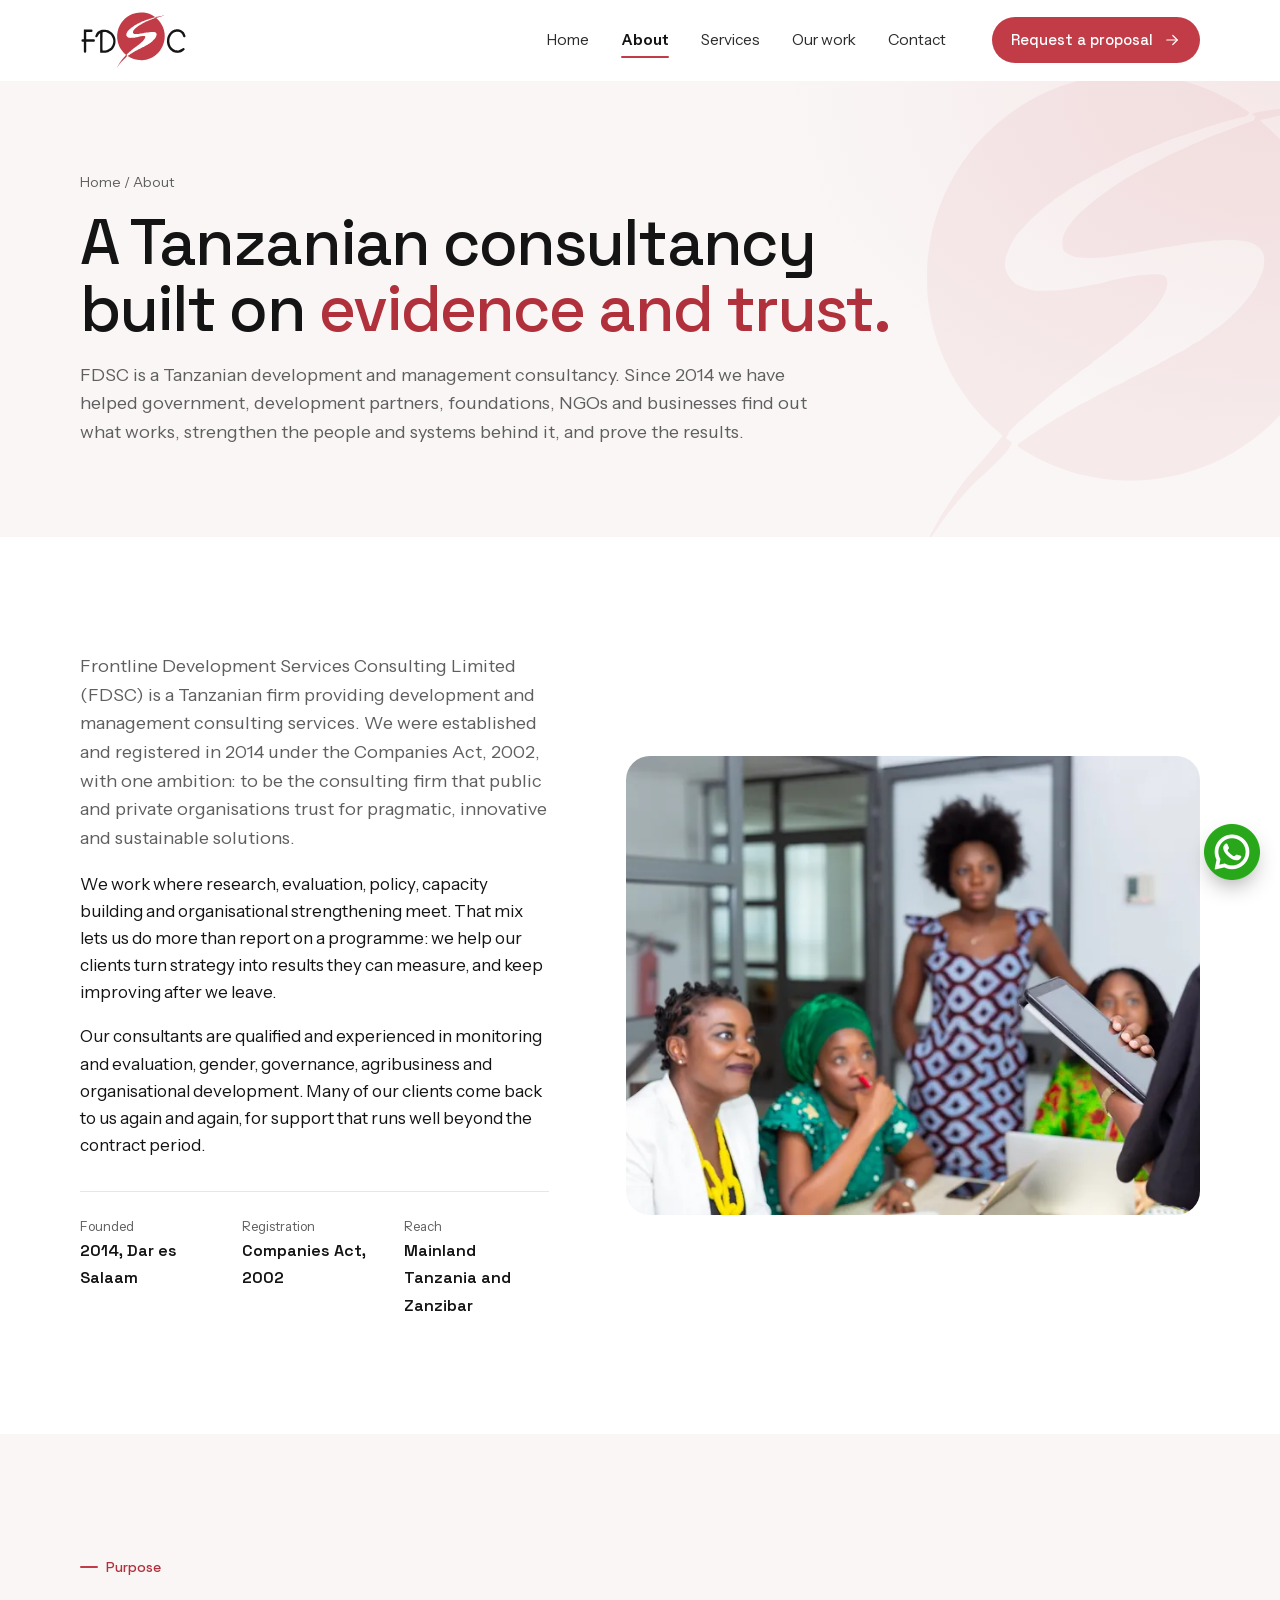
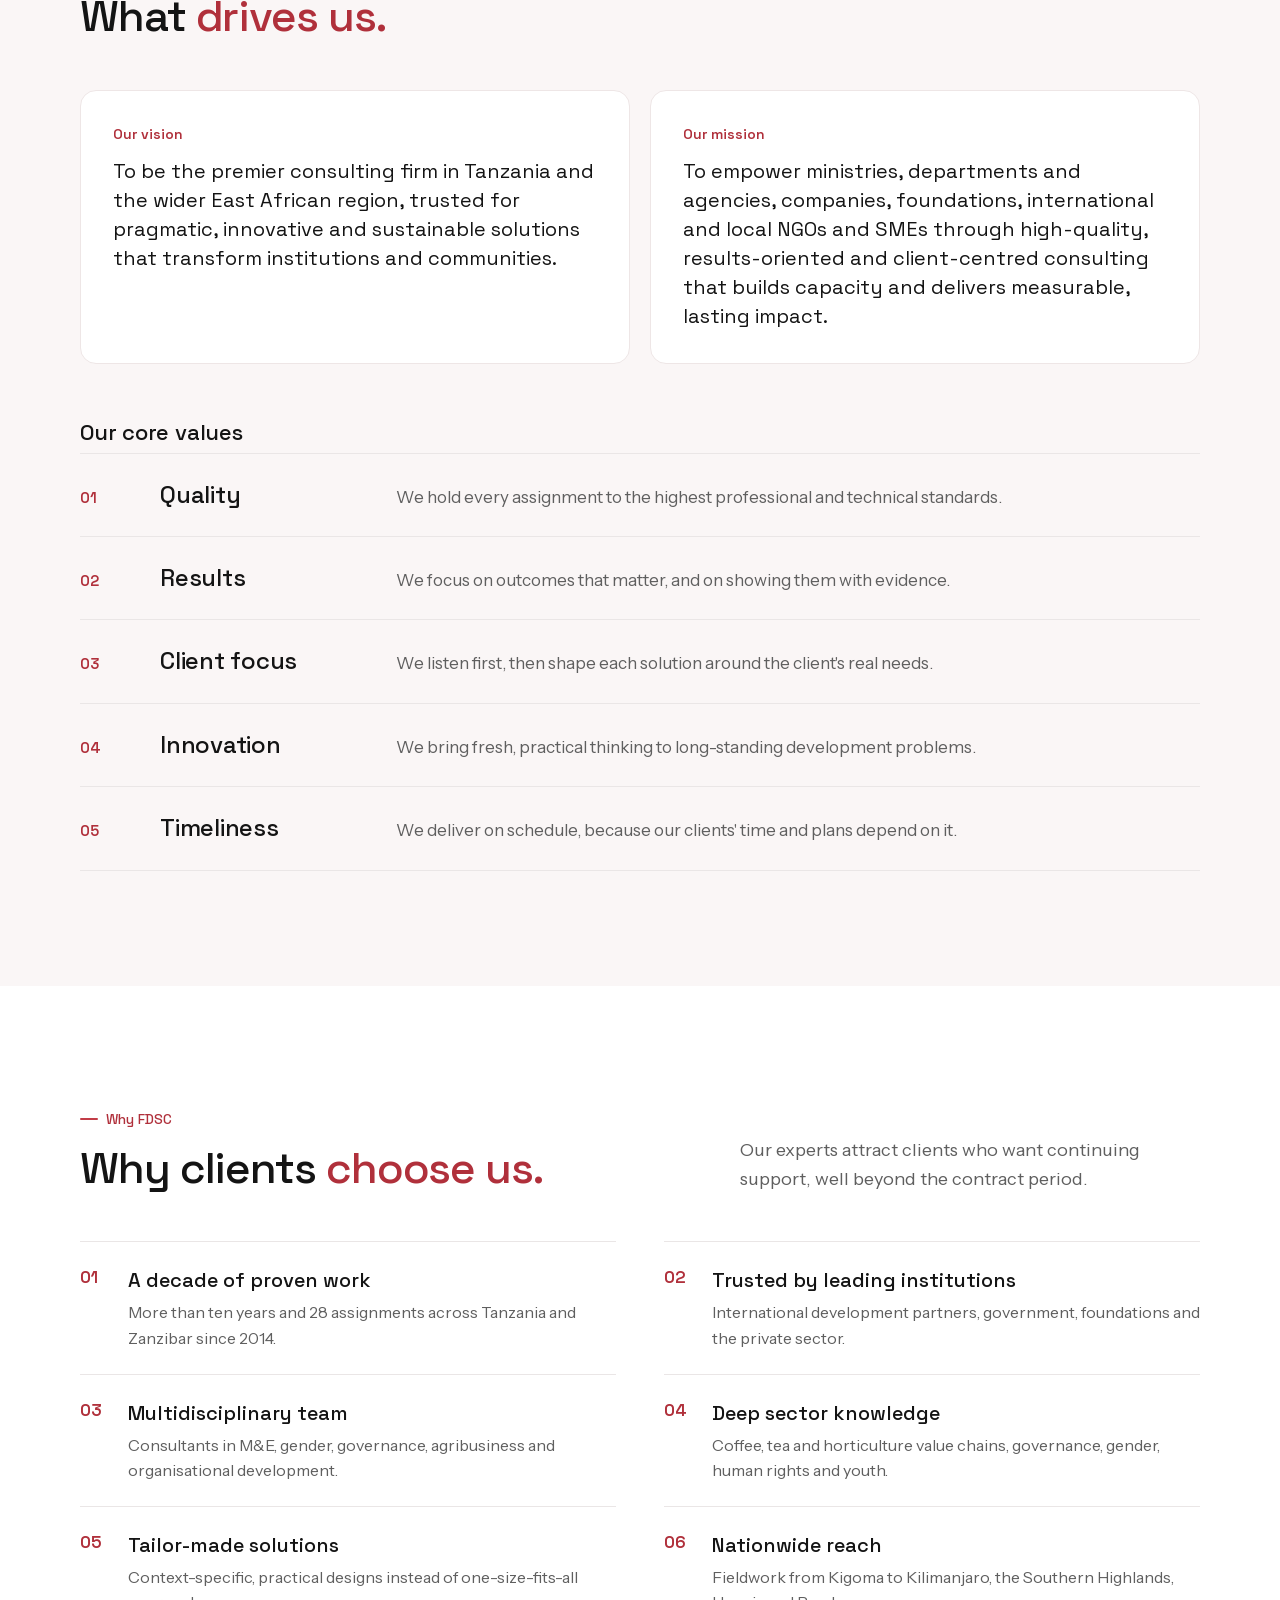
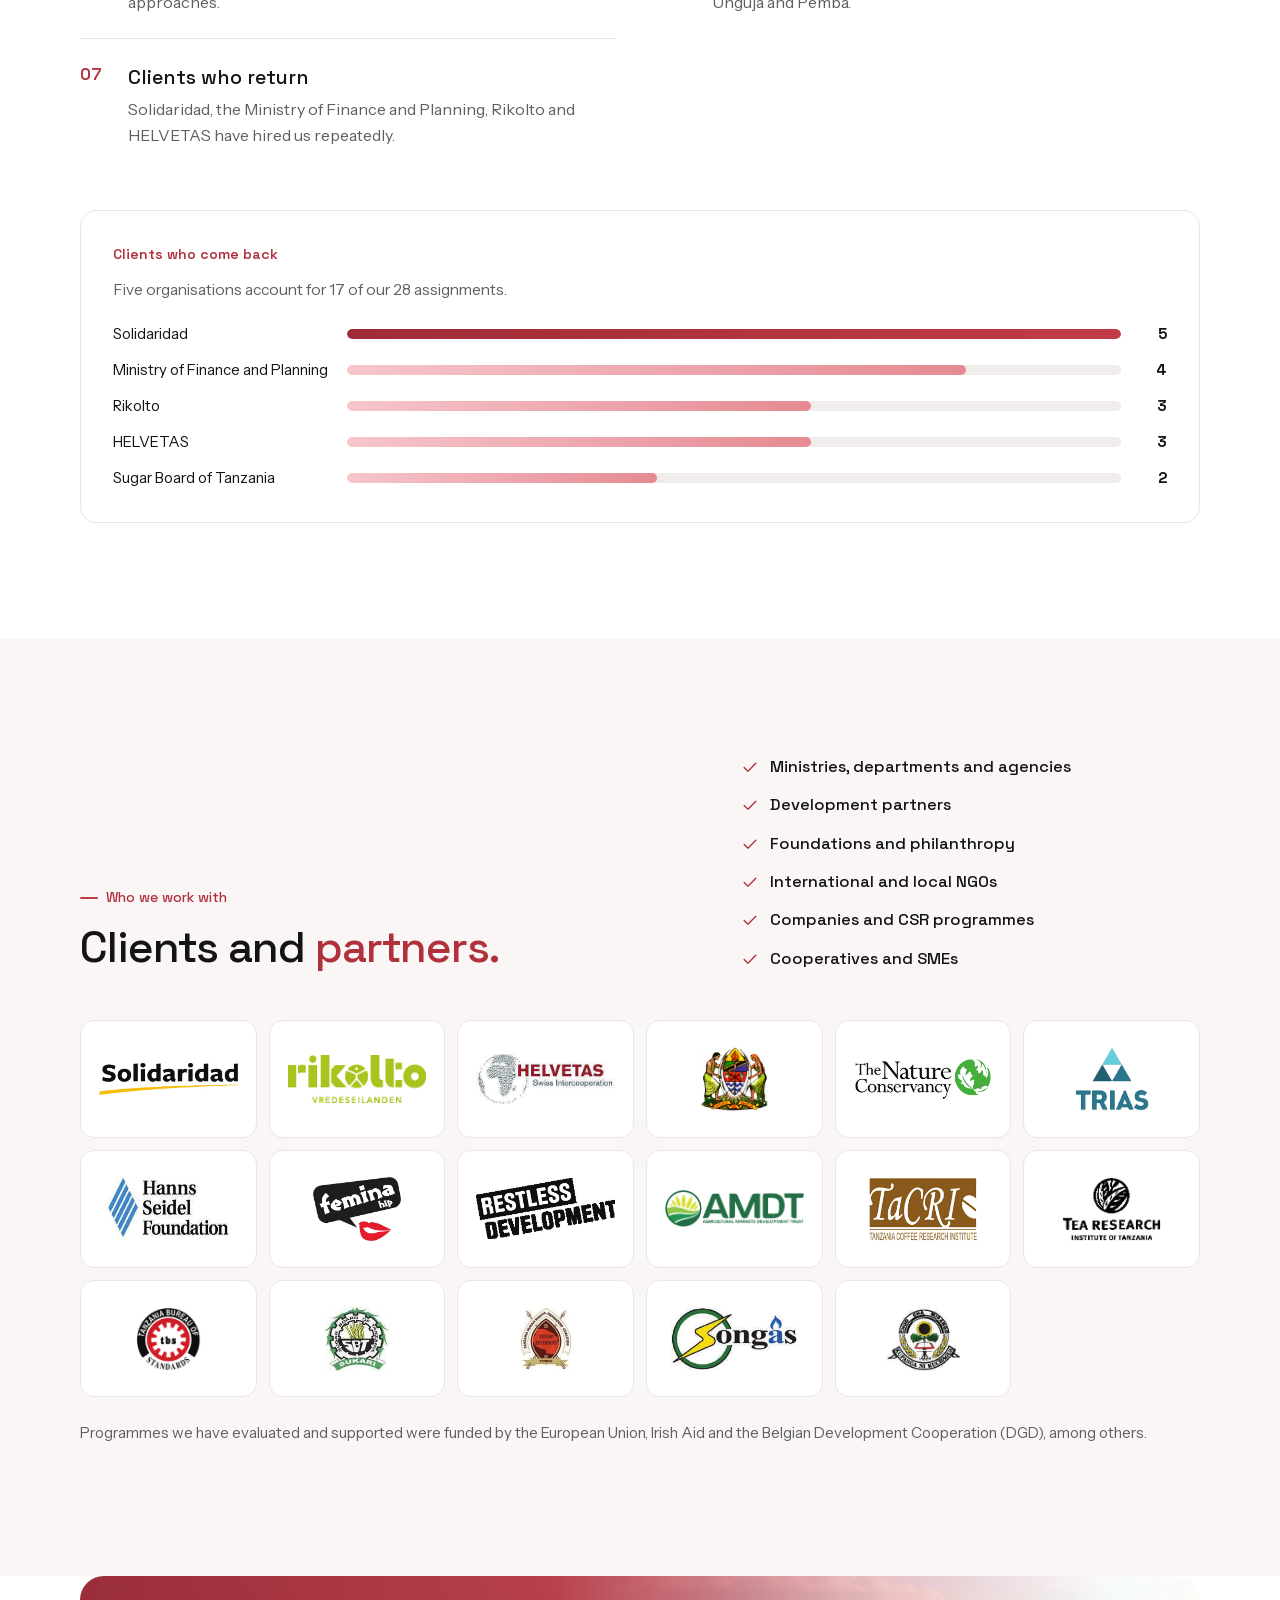
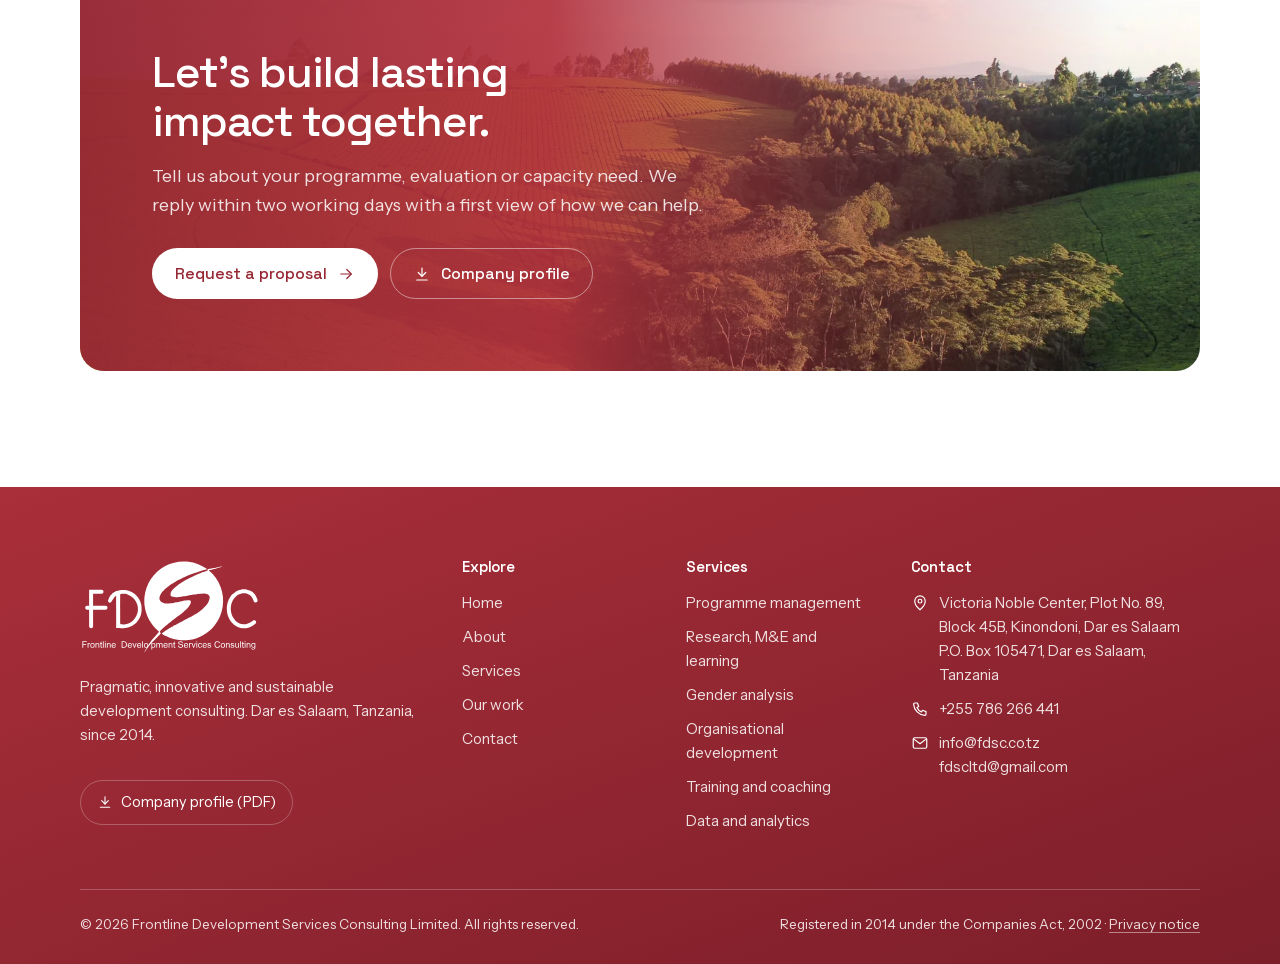
<file: website/about.html>
<!doctype html>
<html lang="en-GB">
<head>
<meta charset="utf-8">
<meta name="viewport" content="width=device-width, initial-scale=1">
<title>About FDSC | Development consultancy in Dar es Salaam</title>
<meta name="description" content="Founded in 2014 in Dar es Salaam, FDSC provides development and management consulting to government, development partners, NGOs and business across Tanzania.">
<link rel="canonical" href="https://www.fdsc.co.tz/about.html">
<meta property="og:type" content="website">
<meta property="og:site_name" content="FDSC">
<meta property="og:locale" content="en_GB">
<meta property="og:title" content="About FDSC | Development consultancy in Dar es Salaam">
<meta property="og:description" content="Founded in 2014 in Dar es Salaam, FDSC provides development and management consulting to government, development partners, NGOs and business across Tanzania.">
<meta property="og:url" content="https://www.fdsc.co.tz/about.html">
<meta property="og:image" content="https://www.fdsc.co.tz/assets/brand/og-image.jpg">
<meta property="og:image:width" content="1200">
<meta property="og:image:height" content="630">
<meta property="og:image:alt" content="FDSC logo, the line &ldquo;Turning strategy into measurable results.&rdquo; and a dot map of Tanzania">
<meta name="twitter:card" content="summary_large_image">
<meta name="twitter:title" content="About FDSC | Development consultancy in Dar es Salaam">
<meta name="twitter:description" content="Founded in 2014 in Dar es Salaam, FDSC provides development and management consulting to government, development partners, NGOs and business across Tanzania.">
<meta name="twitter:image" content="https://www.fdsc.co.tz/assets/brand/og-image.jpg">
<meta name="theme-color" content="#C23C47">
<link rel="icon" href="favicon.ico" sizes="48x48">
<link rel="icon" href="assets/brand/fdsc-favicon.svg" type="image/svg+xml">
<link rel="apple-touch-icon" href="assets/brand/apple-touch-icon.png">
<link rel="manifest" href="site.webmanifest">
<link rel="preload" href="assets/fonts/SpaceGrotesk-latin.woff2" as="font" type="font/woff2" crossorigin>
<link rel="preload" href="assets/fonts/InstrumentSans-latin.woff2" as="font" type="font/woff2" crossorigin>
<link rel="stylesheet" href="assets/fonts/fonts.css">
<link rel="stylesheet" href="assets/css/site.css?v=4">
<script type="application/ld+json">{"@context": "https://schema.org", "@graph": [{"@type": "ProfessionalService", "@id": "https://www.fdsc.co.tz/#org", "name": "Frontline Development Services Consulting Limited", "alternateName": "FDSC", "url": "https://www.fdsc.co.tz/", "logo": "https://www.fdsc.co.tz/assets/brand/fdsc-logo.svg", "image": "https://www.fdsc.co.tz/assets/brand/og-image.jpg", "email": "info@fdsc.co.tz", "telephone": "+255 786 266 441", "foundingDate": "2014", "description": "FDSC is a Tanzanian development and management consultancy. Since 2014 we have helped government, development partners, foundations, NGOs and businesses find out what works, strengthen the people and systems behind it, and prove the results.", "slogan": "Turning strategy into measurable results.", "address": {"@type": "PostalAddress", "streetAddress": "Victoria Noble Center, Plot No. 89, Block 45B, Kinondoni", "postOfficeBoxNumber": "105471", "addressLocality": "Dar es Salaam", "addressCountry": "TZ"}, "openingHours": "Mo-Fr 08:30-17:00", "hasMap": "https://www.google.com/maps/search/?api=1&query=Victoria+Noble+Center+Kinondoni+Dar+es+Salaam", "areaServed": [{"@type": "Country", "name": "Tanzania"}, {"@type": "Place", "name": "Zanzibar"}], "knowsAbout": ["Programme and project management", "Research, monitoring, evaluation and learning", "Gender analysis and mainstreaming", "Organisational development and sustainability", "Training, mentoring and coaching", "Data management and analytics", "Performance management and development", "Business management and entrepreneurship", "Agribusiness value chain management"]}, {"@type": "WebSite", "@id": "https://www.fdsc.co.tz/#site", "url": "https://www.fdsc.co.tz/", "name": "FDSC", "publisher": {"@id": "https://www.fdsc.co.tz/#org"}, "inLanguage": "en-GB"}, {"@type": "BreadcrumbList", "itemListElement": [{"@type": "ListItem", "position": 1, "name": "Home", "item": "https://www.fdsc.co.tz/"}, {"@type": "ListItem", "position": 2, "name": "About", "item": "https://www.fdsc.co.tz/about.html"}]}]}</script>
</head>
<body>
<a class="skip" href="#main">Skip to content</a>
<header class="top">
  <div class="wrap top__in">
    <a class="brand" href="index.html" aria-label="FDSC home"><img class="logo" src="assets/brand/fdsc-wordmark.svg" width="188" height="100" alt="FDSC"></a>
    <nav class="nav" aria-label="Main"><a href="index.html">Home</a><a href="about.html" aria-current="page">About</a><a href="services.html">Services</a><a href="work.html">Our work</a><a href="contact.html">Contact</a></nav>
    <div class="top__cta"><a class="btn btn--red" href="contact.html"><span class="top__lg">Request a proposal</span><span class="top__sm">Contact us</span><svg class="ic" viewBox="0 0 24 24" fill="none" stroke="currentColor" stroke-width="1.6" stroke-linecap="round" stroke-linejoin="round" aria-hidden="true"><path d="M5 12h14"/><path d="m13 6 6 6-6 6"/></svg></a></div>
    <button class="menu-btn" type="button" aria-expanded="false" aria-controls="mnav" aria-label="Menu">
      <span class="i-open"><svg class="ic" viewBox="0 0 24 24" fill="none" stroke="currentColor" stroke-width="1.6" stroke-linecap="round" stroke-linejoin="round" aria-hidden="true"><path d="M4 7h16M4 12h16M4 17h16"/></svg></span><span class="i-close" hidden><svg class="ic" viewBox="0 0 24 24" fill="none" stroke="currentColor" stroke-width="1.6" stroke-linecap="round" stroke-linejoin="round" aria-hidden="true"><path d="M6 6l12 12M18 6 6 18"/></svg></span></button>
  </div>
</header>
<nav class="mnav" id="mnav" aria-label="Mobile">
  <a href="index.html">Home<svg class="ic" viewBox="0 0 24 24" fill="none" stroke="currentColor" stroke-width="1.6" stroke-linecap="round" stroke-linejoin="round" aria-hidden="true"><path d="M5 12h14"/><path d="m13 6 6 6-6 6"/></svg></a><a href="about.html" aria-current="page">About<svg class="ic" viewBox="0 0 24 24" fill="none" stroke="currentColor" stroke-width="1.6" stroke-linecap="round" stroke-linejoin="round" aria-hidden="true"><path d="M5 12h14"/><path d="m13 6 6 6-6 6"/></svg></a><a href="services.html">Services<svg class="ic" viewBox="0 0 24 24" fill="none" stroke="currentColor" stroke-width="1.6" stroke-linecap="round" stroke-linejoin="round" aria-hidden="true"><path d="M5 12h14"/><path d="m13 6 6 6-6 6"/></svg></a><a href="work.html">Our work<svg class="ic" viewBox="0 0 24 24" fill="none" stroke="currentColor" stroke-width="1.6" stroke-linecap="round" stroke-linejoin="round" aria-hidden="true"><path d="M5 12h14"/><path d="m13 6 6 6-6 6"/></svg></a><a href="contact.html">Contact<svg class="ic" viewBox="0 0 24 24" fill="none" stroke="currentColor" stroke-width="1.6" stroke-linecap="round" stroke-linejoin="round" aria-hidden="true"><path d="M5 12h14"/><path d="m13 6 6 6-6 6"/></svg></a>
  <a class="btn btn--red" href="contact.html">Request a proposal</a>
  <div class="mnav__contact">
    <a href="tel:+255786266441"><svg class="ic" viewBox="0 0 24 24" fill="none" stroke="currentColor" stroke-width="1.6" stroke-linecap="round" stroke-linejoin="round" aria-hidden="true"><path d="M5 4h3.5l1.8 4.6-2.3 1.4a11 11 0 0 0 6 6l1.4-2.3L20 15.5V19a1.5 1.5 0 0 1-1.6 1.5A16 16 0 0 1 3.5 5.6 1.5 1.5 0 0 1 5 4z"/></svg>+255 786 266 441</a>
    <a href="mailto:info@fdsc.co.tz"><svg class="ic" viewBox="0 0 24 24" fill="none" stroke="currentColor" stroke-width="1.6" stroke-linecap="round" stroke-linejoin="round" aria-hidden="true"><rect x="3" y="5" width="18" height="14" rx="2"/><path d="m3.5 6.5 8.5 6.5 8.5-6.5"/></svg>info@fdsc.co.tz</a>
  </div>
</nav>
<main id="main">
<section class="phead">
  <img class="phead__mark" src="assets/brand/fdsc-mark.svg" alt="" width="420" height="480">
  <div class="wrap">
    <nav class="crumbs" aria-label="Breadcrumb"><a href="index.html">Home</a> / <span aria-current="page">About</span></nav>
    <h1 class="h1">A Tanzanian consultancy built on <span class="accent">evidence and trust.</span></h1>
    <p class="lead">FDSC is a Tanzanian development and management consultancy. Since 2014 we have helped government, development partners, foundations, NGOs and businesses find out what works, strengthen the people and systems behind it, and prove the results.</p>
  </div>
</section>
<section class="section">
  <div class="wrap split">
    <div class="rv"><p class="lead">Frontline Development Services Consulting Limited (FDSC) is a Tanzanian firm providing development and management consulting services. We were established and registered in 2014 under the Companies Act, 2002, with one ambition: to be the consulting firm that public and private organisations trust for pragmatic, innovative and sustainable solutions.</p><p class="">We work where research, evaluation, policy, capacity building and organisational strengthening meet. That mix lets us do more than report on a programme: we help our clients turn strategy into results they can measure, and keep improving after we leave.</p><p class="">Our consultants are qualified and experienced in monitoring and evaluation, gender, governance, agribusiness and organisational development. Many of our clients come back to us again and again, for support that runs well beyond the contract period.</p>
      <div class="facts">
        <div><span>Founded</span><b>2014, Dar es Salaam</b></div>
        <div><span>Registration</span><b>Companies Act, 2002</b></div>
        <div><span>Reach</span><b>Mainland Tanzania and Zanzibar</b></div>
      </div>
    </div>
    <div class="split__img rv"><img src="assets/img/office-meeting-1600.webp" srcset="assets/img/office-meeting-800.webp 800w, assets/img/office-meeting-1600.webp 1600w" sizes="(max-width: 1020px) 100vw, 50vw" width="1600" height="1067" alt="Professionals in a meeting" loading="lazy" decoding="async"></div>
  </div>
</section>

<section class="section section--tint">
  <div class="wrap">
    <div class="section-head rv"><div><p class="eyebrow">Purpose</p><h2 class="h2">What <span class="accent">drives us.</span></h2></div></div>
    <div class="vm">
      <div class="card rv"><span class="label">Our vision</span><p>To be the premier consulting firm in Tanzania and the wider East African region, trusted for pragmatic, innovative and sustainable solutions that transform institutions and communities.</p></div>
      <div class="card rv"><span class="label">Our mission</span><p>To empower ministries, departments and agencies, companies, foundations, international and local NGOs and SMEs through high-quality, results-oriented and client-centred consulting that builds capacity and delivers measurable, lasting impact.</p></div>
    </div>
    <h3 class="h3" style="margin:56px 0 8px">Our core values</h3>
    <ol class="values"><li class="rv"><span class="n">01</span><b>Quality</b><p>We hold every assignment to the highest professional and technical standards.</p></li><li class="rv"><span class="n">02</span><b>Results</b><p>We focus on outcomes that matter, and on showing them with evidence.</p></li><li class="rv"><span class="n">03</span><b>Client focus</b><p>We listen first, then shape each solution around the client's real needs.</p></li><li class="rv"><span class="n">04</span><b>Innovation</b><p>We bring fresh, practical thinking to long-standing development problems.</p></li><li class="rv"><span class="n">05</span><b>Timeliness</b><p>We deliver on schedule, because our clients' time and plans depend on it.</p></li></ol>
  </div>
</section>

<section class="section">
  <div class="wrap">
    <div class="section-head rv"><div><p class="eyebrow">Why FDSC</p><h2 class="h2">Why clients <span class="accent">choose us.</span></h2></div>
      <p class="lead">Our experts attract clients who want continuing support, well beyond the contract period.</p></div>
    <ol class="reasons"><li class="rv"><span class="n">01</span><div><b>A decade of proven work</b><p>More than ten years and 28 assignments across Tanzania and Zanzibar since 2014.</p></div></li><li class="rv"><span class="n">02</span><div><b>Trusted by leading institutions</b><p>International development partners, government, foundations and the private sector.</p></div></li><li class="rv"><span class="n">03</span><div><b>Multidisciplinary team</b><p>Consultants in M&E, gender, governance, agribusiness and organisational development.</p></div></li><li class="rv"><span class="n">04</span><div><b>Deep sector knowledge</b><p>Coffee, tea and horticulture value chains, governance, gender, human rights and youth.</p></div></li><li class="rv"><span class="n">05</span><div><b>Tailor-made solutions</b><p>Context-specific, practical designs instead of one-size-fits-all approaches.</p></div></li><li class="rv"><span class="n">06</span><div><b>Nationwide reach</b><p>Fieldwork from Kigoma to Kilimanjaro, the Southern Highlands, Unguja and Pemba.</p></div></li><li class="rv"><span class="n">07</span><div><b>Clients who return</b><p>Solidaridad, the Ministry of Finance and Planning, Rikolto and HELVETAS have hired us repeatedly.</p></div></li></ol>
    <div class="card rv" style="margin-top:40px;padding:32px">
      <span class="label">Clients who come back</span>
      <p class="muted" style="margin-bottom:20px">Five organisations account for 17 of our 28 assignments.</p>
      <div class="bars"><div class="bar"><span>Solidaridad</span><span class="bar__t"><i style="width:100%"></i></span><b>5</b></div><div class="bar"><span>Ministry of Finance and Planning</span><span class="bar__t"><i style="width:80%"></i></span><b>4</b></div><div class="bar"><span>Rikolto</span><span class="bar__t"><i style="width:60%"></i></span><b>3</b></div><div class="bar"><span>HELVETAS</span><span class="bar__t"><i style="width:60%"></i></span><b>3</b></div><div class="bar"><span>Sugar Board of Tanzania</span><span class="bar__t"><i style="width:40%"></i></span><b>2</b></div></div>
    </div>
  </div>
</section>

<section class="section section--tint">
  <div class="wrap">
    <div class="section-head rv"><div><p class="eyebrow">Who we work with</p><h2 class="h2">Clients and <span class="accent">partners.</span></h2></div>
      <ul class="checks aud" style="margin:0"><li><svg class="ic" viewBox="0 0 24 24" fill="none" stroke="currentColor" stroke-width="1.6" stroke-linecap="round" stroke-linejoin="round" aria-hidden="true"><path d="m5 12.5 4.5 4.5L19 7.5"/></svg>Ministries, departments and agencies</li><li><svg class="ic" viewBox="0 0 24 24" fill="none" stroke="currentColor" stroke-width="1.6" stroke-linecap="round" stroke-linejoin="round" aria-hidden="true"><path d="m5 12.5 4.5 4.5L19 7.5"/></svg>Development partners</li><li><svg class="ic" viewBox="0 0 24 24" fill="none" stroke="currentColor" stroke-width="1.6" stroke-linecap="round" stroke-linejoin="round" aria-hidden="true"><path d="m5 12.5 4.5 4.5L19 7.5"/></svg>Foundations and philanthropy</li><li><svg class="ic" viewBox="0 0 24 24" fill="none" stroke="currentColor" stroke-width="1.6" stroke-linecap="round" stroke-linejoin="round" aria-hidden="true"><path d="m5 12.5 4.5 4.5L19 7.5"/></svg>International and local NGOs</li><li><svg class="ic" viewBox="0 0 24 24" fill="none" stroke="currentColor" stroke-width="1.6" stroke-linecap="round" stroke-linejoin="round" aria-hidden="true"><path d="m5 12.5 4.5 4.5L19 7.5"/></svg>Companies and CSR programmes</li><li><svg class="ic" viewBox="0 0 24 24" fill="none" stroke="currentColor" stroke-width="1.6" stroke-linecap="round" stroke-linejoin="round" aria-hidden="true"><path d="m5 12.5 4.5 4.5L19 7.5"/></svg>Cooperatives and SMEs</li></ul></div>
    <div class="logo-wall"><div class="rv"><img src="assets/partners/solidaridad.webp" alt="Solidaridad East and Central Africa" loading="lazy"></div><div class="rv"><img src="assets/partners/rikolto.webp" alt="Rikolto" loading="lazy"></div><div class="rv"><img src="assets/partners/helvetas.webp" alt="HELVETAS Swiss Intercooperation" loading="lazy"></div><div class="rv"><img src="assets/partners/govt-tanzania.webp" alt="Ministry of Finance and Planning" loading="lazy"></div><div class="rv"><img src="assets/partners/tnc.webp" alt="The Nature Conservancy" loading="lazy"></div><div class="rv"><img src="assets/partners/trias.webp" alt="Trias" loading="lazy"></div><div class="rv"><img src="assets/partners/hanns-seidel.webp" alt="Hanns Seidel Foundation" loading="lazy"></div><div class="rv"><img src="assets/partners/femina.webp" alt="FEMINA Hip" loading="lazy"></div><div class="rv"><img src="assets/partners/restless.webp" alt="Restless Development" loading="lazy"></div><div class="rv"><img src="assets/partners/amdt.webp" alt="Agricultural Markets Development Trust" loading="lazy"></div><div class="rv"><img src="assets/partners/tacri.webp" alt="Tanzania Coffee Research Institute" loading="lazy"></div><div class="rv"><img src="assets/partners/trit.webp" alt="Tea Research Institute of Tanzania" loading="lazy"></div><div class="rv"><img src="assets/partners/tbs.webp" alt="Tanzania Bureau of Standards" loading="lazy"></div><div class="rv"><img src="assets/partners/sbt.webp" alt="Sugar Board of Tanzania" loading="lazy"></div><div class="rv"><img src="assets/partners/thrdc.webp" alt="Tanzania Human Rights Defenders Coalition" loading="lazy"></div><div class="rv"><img src="assets/partners/songas.webp" alt="Songas" loading="lazy"></div><div class="rv"><img src="assets/partners/irdp.webp" alt="Institute of Rural Development Planning" loading="lazy"></div></div>
    <p class="muted" style="margin-top:24px;font-size:15px">Programmes we have evaluated and supported were funded by the European Union, Irish Aid and the Belgian Development Cooperation (DGD), among others.</p>
  </div>
</section>
<section class="wrap rv" aria-labelledby="cta-h">
  <div class="cta">
    <img src="assets/img/tea-hills-1600.webp" srcset="assets/img/tea-hills-800.webp 800w, assets/img/tea-hills-1600.webp 1600w" sizes="100vw" width="1600" height="1067" alt="" loading="lazy" decoding="async">
    <div class="cta__in">
      <h2 class="h2" id="cta-h">Let&rsquo;s build lasting impact together.</h2>
      <p>Tell us about your programme, evaluation or capacity need. We reply within two working days with a first view of how we can help.</p>
      <div class="cta__btns"><a class="btn btn--white" href="contact.html">Request a proposal<svg class="ic" viewBox="0 0 24 24" fill="none" stroke="currentColor" stroke-width="1.6" stroke-linecap="round" stroke-linejoin="round" aria-hidden="true"><path d="M5 12h14"/><path d="m13 6 6 6-6 6"/></svg></a>
      <a class="btn btn--ghost-w" href="assets/docs/FDSC-Company-Profile.pdf" download><svg class="ic" viewBox="0 0 24 24" fill="none" stroke="currentColor" stroke-width="1.6" stroke-linecap="round" stroke-linejoin="round" aria-hidden="true"><path d="M12 4v11"/><path d="m7 10 5 5 5-5"/><path d="M5 20h14"/></svg>Company profile</a></div>
    </div>
  </div>
</section>
</main>
<footer class="foot">
  <div class="wrap">
    <div class="foot__in">
      <div>
        <img class="logo" src="assets/brand/fdsc-logo-white.svg" width="226" height="120" alt="FDSC - Frontline Development Services Consulting" loading="lazy">
        <p>Pragmatic, innovative and sustainable development consulting. Dar es Salaam, Tanzania, since 2014.</p>
        <a class="foot__dl" href="assets/docs/FDSC-Company-Profile.pdf" download><svg class="ic" viewBox="0 0 24 24" fill="none" stroke="currentColor" stroke-width="1.6" stroke-linecap="round" stroke-linejoin="round" aria-hidden="true"><path d="M12 4v11"/><path d="m7 10 5 5 5-5"/><path d="M5 20h14"/></svg>Company profile (PDF)</a>
      </div>
      <div><h2>Explore</h2><ul><li><a href="index.html">Home</a></li><li><a href="about.html">About</a></li><li><a href="services.html">Services</a></li><li><a href="work.html">Our work</a></li><li><a href="contact.html">Contact</a></li></ul></div>
      <div><h2>Services</h2><ul><li><a href="services.html#programme-management">Programme management</a></li><li><a href="services.html#research-mel">Research, M&amp;E and learning</a></li><li><a href="services.html#gender">Gender analysis</a></li><li><a href="services.html#organisational-development">Organisational development</a></li><li><a href="services.html#training">Training and coaching</a></li><li><a href="services.html#data">Data and analytics</a></li></ul></div>
      <div class="foot__c"><h2>Contact</h2><ul>
        <li><svg class="ic" viewBox="0 0 24 24" fill="none" stroke="currentColor" stroke-width="1.6" stroke-linecap="round" stroke-linejoin="round" aria-hidden="true"><path d="M12 21s-7-6.2-7-11.5a7 7 0 0 1 14 0C19 14.8 12 21 12 21z"/><circle cx="12" cy="9.5" r="2.5"/></svg><span>Victoria Noble Center, Plot No. 89, Block 45B, Kinondoni, Dar es Salaam<br>P.O. Box 105471, Dar es Salaam, Tanzania</span></li>
        <li><svg class="ic" viewBox="0 0 24 24" fill="none" stroke="currentColor" stroke-width="1.6" stroke-linecap="round" stroke-linejoin="round" aria-hidden="true"><path d="M5 4h3.5l1.8 4.6-2.3 1.4a11 11 0 0 0 6 6l1.4-2.3L20 15.5V19a1.5 1.5 0 0 1-1.6 1.5A16 16 0 0 1 3.5 5.6 1.5 1.5 0 0 1 5 4z"/></svg><a href="tel:+255786266441">+255 786 266 441</a></li>
        <li><svg class="ic" viewBox="0 0 24 24" fill="none" stroke="currentColor" stroke-width="1.6" stroke-linecap="round" stroke-linejoin="round" aria-hidden="true"><rect x="3" y="5" width="18" height="14" rx="2"/><path d="m3.5 6.5 8.5 6.5 8.5-6.5"/></svg><span><a href="mailto:info@fdsc.co.tz">info@fdsc.co.tz</a><br><a href="mailto:fdscltd@gmail.com">fdscltd@gmail.com</a></span></li>
      </ul></div>
    </div>
    <div class="foot__bar"><span>&copy; <span id="year">2026</span> Frontline Development Services Consulting Limited. All rights reserved.</span><span>Registered in 2014 under the Companies Act, 2002 &middot; <a href="privacy.html">Privacy notice</a></span></div>
  </div>
</footer>
<button class="totop" type="button" aria-label="Back to top"><svg class="ic" viewBox="0 0 24 24" fill="none" stroke="currentColor" stroke-width="1.6" stroke-linecap="round" stroke-linejoin="round" aria-hidden="true"><path d="M12 19V5"/><path d="m6 11 6-6 6 6"/></svg></button>
<a class="wa" href="https://wa.me/255786266441" target="_blank" rel="noopener" aria-label="Chat with FDSC on WhatsApp (opens in a new tab)"><img src="assets/img/whatsapp-112.png" width="56" height="56" alt=""></a>
<script src="assets/js/site.js?v=4" defer></script>
</body>
</html>
</file>
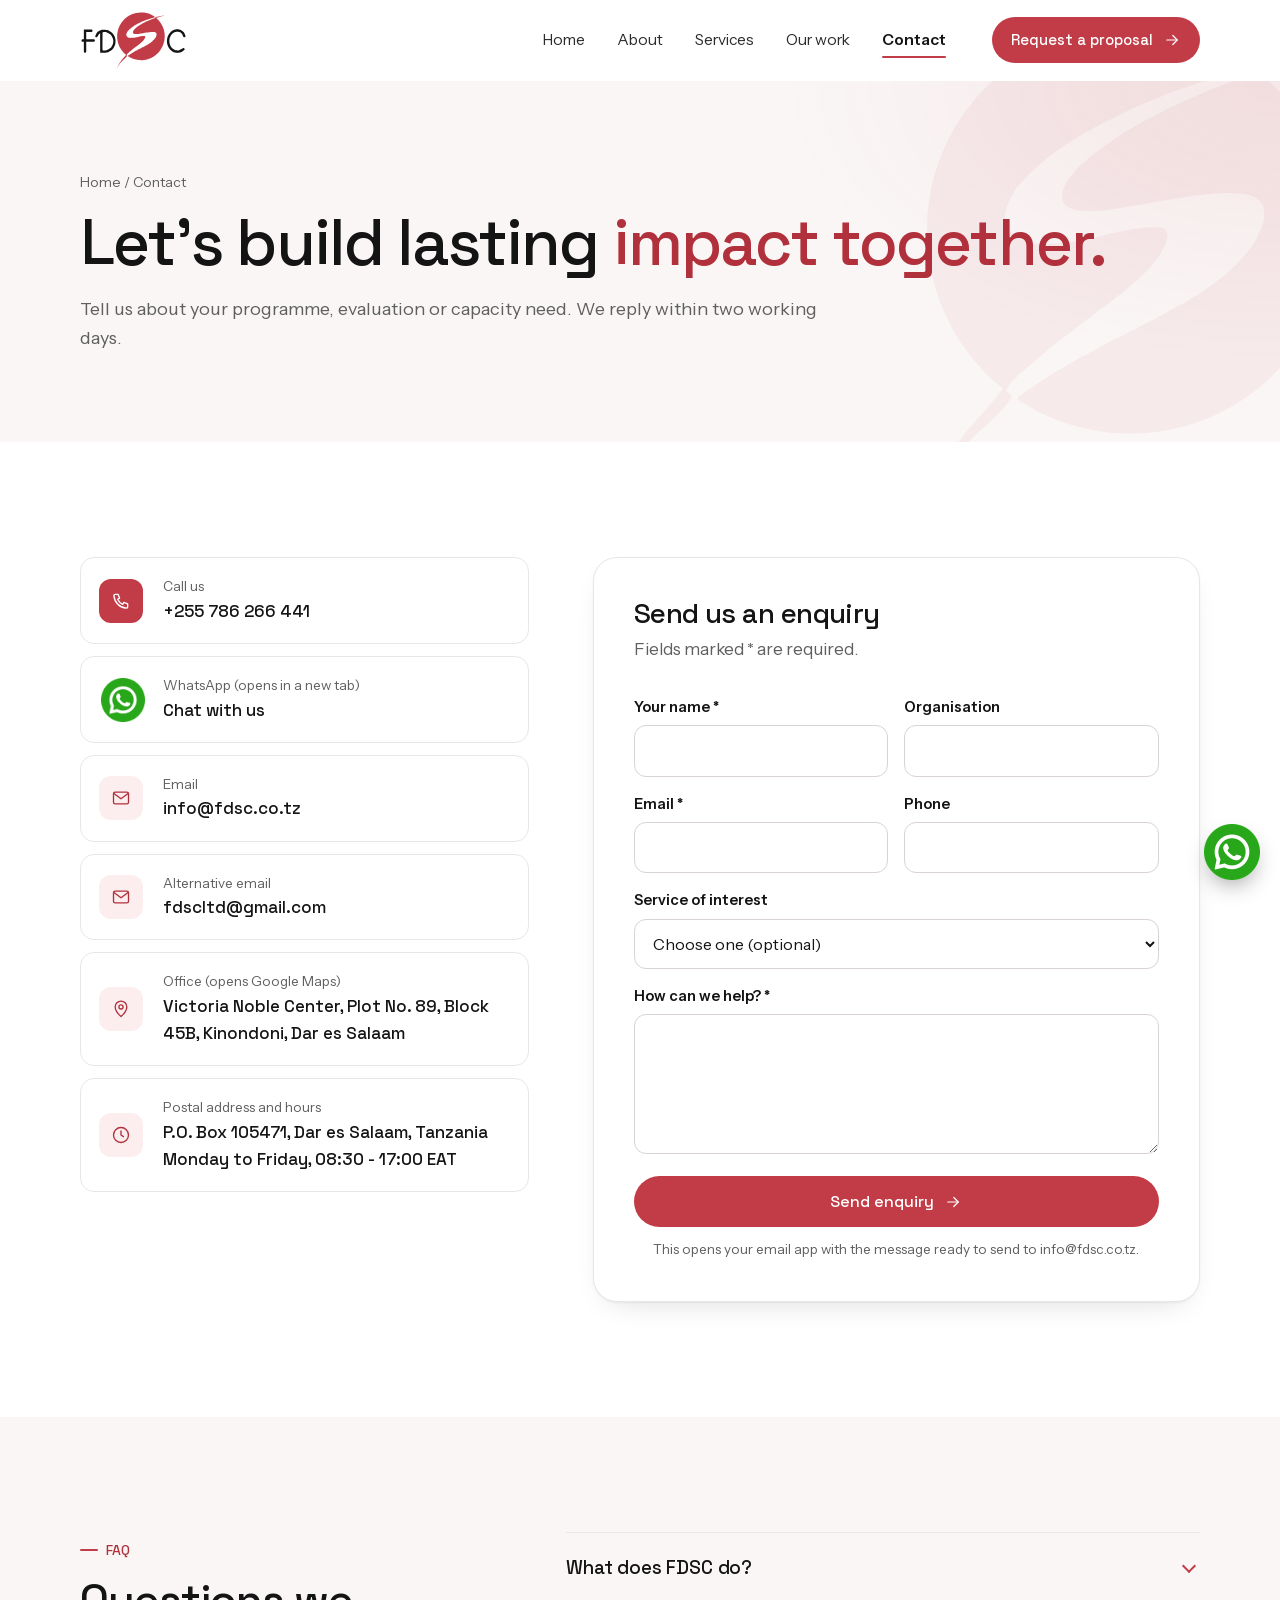
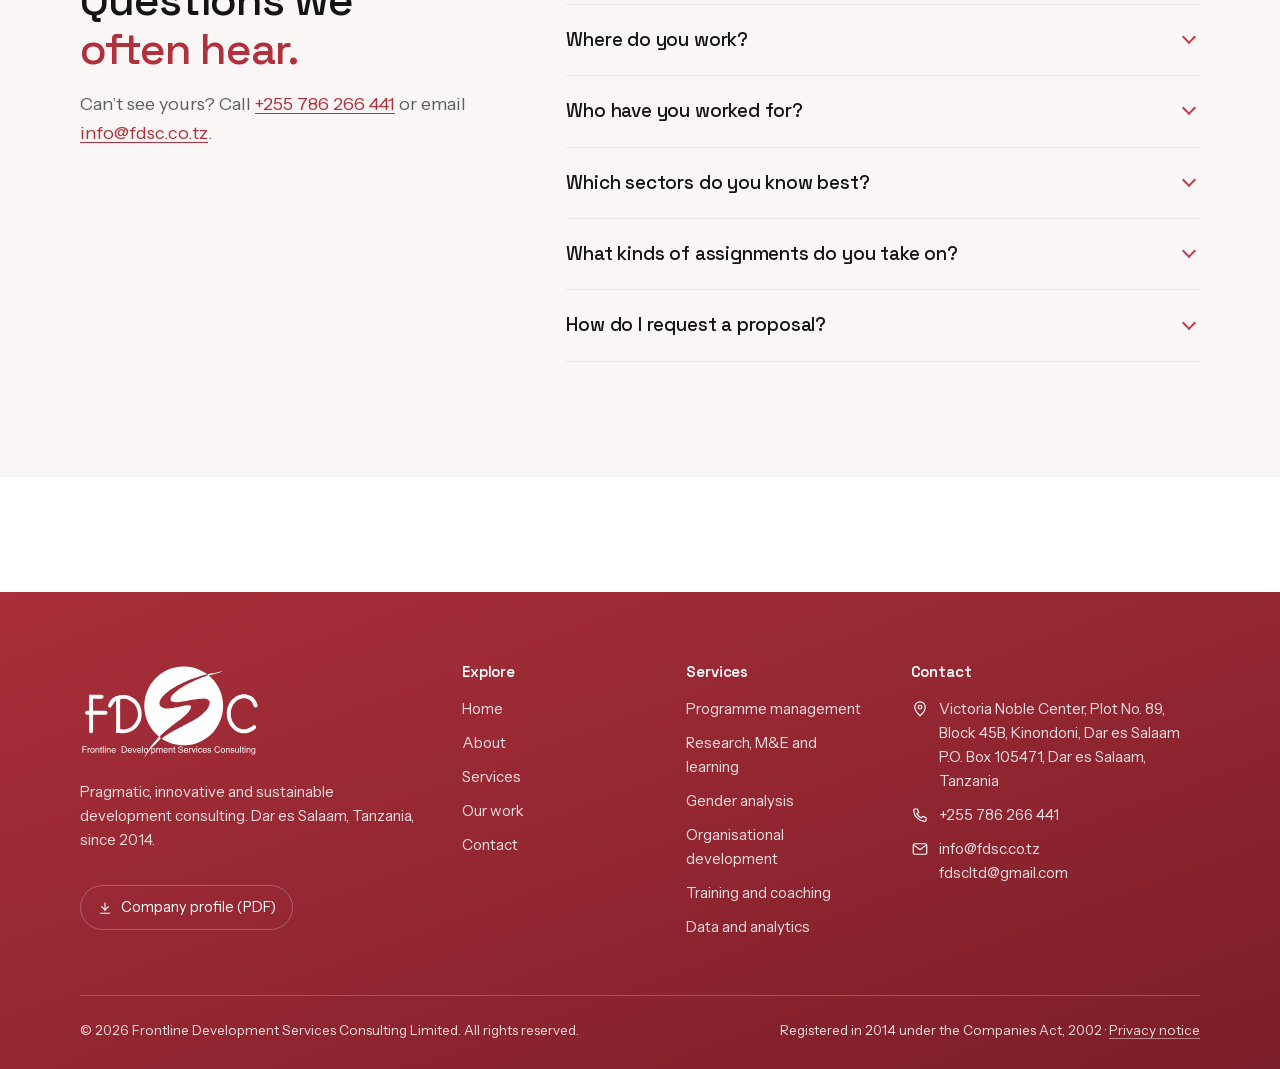
<file: website/contact.html>
<!doctype html>
<html lang="en-GB">
<head>
<meta charset="utf-8">
<meta name="viewport" content="width=device-width, initial-scale=1">
<title>Contact FDSC | Development consultants in Dar es Salaam</title>
<meta name="description" content="Contact Frontline Development Services Consulting: +255 786 266 441, info@fdsc.co.tz. Victoria Noble Center, Plot No. 89, Block 45B, Kinondoni, Dar es Salaam.">
<link rel="canonical" href="https://www.fdsc.co.tz/contact.html">
<meta property="og:type" content="website">
<meta property="og:site_name" content="FDSC">
<meta property="og:locale" content="en_GB">
<meta property="og:title" content="Contact FDSC | Development consultants in Dar es Salaam">
<meta property="og:description" content="Contact Frontline Development Services Consulting: +255 786 266 441, info@fdsc.co.tz. Victoria Noble Center, Plot No. 89, Block 45B, Kinondoni, Dar es Salaam.">
<meta property="og:url" content="https://www.fdsc.co.tz/contact.html">
<meta property="og:image" content="https://www.fdsc.co.tz/assets/brand/og-image.jpg">
<meta property="og:image:width" content="1200">
<meta property="og:image:height" content="630">
<meta property="og:image:alt" content="FDSC logo, the line &ldquo;Turning strategy into measurable results.&rdquo; and a dot map of Tanzania">
<meta name="twitter:card" content="summary_large_image">
<meta name="twitter:title" content="Contact FDSC | Development consultants in Dar es Salaam">
<meta name="twitter:description" content="Contact Frontline Development Services Consulting: +255 786 266 441, info@fdsc.co.tz. Victoria Noble Center, Plot No. 89, Block 45B, Kinondoni, Dar es Salaam.">
<meta name="twitter:image" content="https://www.fdsc.co.tz/assets/brand/og-image.jpg">
<meta name="theme-color" content="#C23C47">
<link rel="icon" href="favicon.ico" sizes="48x48">
<link rel="icon" href="assets/brand/fdsc-favicon.svg" type="image/svg+xml">
<link rel="apple-touch-icon" href="assets/brand/apple-touch-icon.png">
<link rel="manifest" href="site.webmanifest">
<link rel="preload" href="assets/fonts/SpaceGrotesk-latin.woff2" as="font" type="font/woff2" crossorigin>
<link rel="preload" href="assets/fonts/InstrumentSans-latin.woff2" as="font" type="font/woff2" crossorigin>
<link rel="stylesheet" href="assets/fonts/fonts.css">
<link rel="stylesheet" href="assets/css/site.css?v=4">
<script type="application/ld+json">{"@context": "https://schema.org", "@graph": [{"@type": "ProfessionalService", "@id": "https://www.fdsc.co.tz/#org", "name": "Frontline Development Services Consulting Limited", "alternateName": "FDSC", "url": "https://www.fdsc.co.tz/", "logo": "https://www.fdsc.co.tz/assets/brand/fdsc-logo.svg", "image": "https://www.fdsc.co.tz/assets/brand/og-image.jpg", "email": "info@fdsc.co.tz", "telephone": "+255 786 266 441", "foundingDate": "2014", "description": "FDSC is a Tanzanian development and management consultancy. Since 2014 we have helped government, development partners, foundations, NGOs and businesses find out what works, strengthen the people and systems behind it, and prove the results.", "slogan": "Turning strategy into measurable results.", "address": {"@type": "PostalAddress", "streetAddress": "Victoria Noble Center, Plot No. 89, Block 45B, Kinondoni", "postOfficeBoxNumber": "105471", "addressLocality": "Dar es Salaam", "addressCountry": "TZ"}, "openingHours": "Mo-Fr 08:30-17:00", "hasMap": "https://www.google.com/maps/search/?api=1&query=Victoria+Noble+Center+Kinondoni+Dar+es+Salaam", "areaServed": [{"@type": "Country", "name": "Tanzania"}, {"@type": "Place", "name": "Zanzibar"}], "knowsAbout": ["Programme and project management", "Research, monitoring, evaluation and learning", "Gender analysis and mainstreaming", "Organisational development and sustainability", "Training, mentoring and coaching", "Data management and analytics", "Performance management and development", "Business management and entrepreneurship", "Agribusiness value chain management"]}, {"@type": "WebSite", "@id": "https://www.fdsc.co.tz/#site", "url": "https://www.fdsc.co.tz/", "name": "FDSC", "publisher": {"@id": "https://www.fdsc.co.tz/#org"}, "inLanguage": "en-GB"}, {"@type": "BreadcrumbList", "itemListElement": [{"@type": "ListItem", "position": 1, "name": "Home", "item": "https://www.fdsc.co.tz/"}, {"@type": "ListItem", "position": 2, "name": "Contact", "item": "https://www.fdsc.co.tz/contact.html"}]}, {"@type": "FAQPage", "mainEntity": [{"@type": "Question", "name": "What does FDSC do?", "acceptedAnswer": {"@type": "Answer", "text": "FDSC is a Tanzanian development and management consultancy. We carry out evaluations, baseline studies and research, build monitoring and evaluation (M&E) systems, run training and coaching, and give advisory and technical assistance to government, development partners, foundations, NGOs and businesses."}}, {"@type": "Question", "name": "Where do you work?", "acceptedAnswer": {"@type": "Answer", "text": "Across mainland Tanzania and Zanzibar. Since 2014 we have delivered assignments in 23 of the 26 mainland regions, plus Unguja and Pemba. Our office is at the Victoria Noble Center in Kinondoni, Dar es Salaam."}}, {"@type": "Question", "name": "Who have you worked for?", "acceptedAnswer": {"@type": "Answer", "text": "28 assignments for 16 clients, including Solidaridad, Rikolto, HELVETAS, The Nature Conservancy, Trias, the Hanns Seidel Foundation, the Ministry of Finance and Planning and the Sugar Board of Tanzania. Five of them have hired us more than once."}}, {"@type": "Question", "name": "Which sectors do you know best?", "acceptedAnswer": {"@type": "Answer", "text": "Agriculture and agribusiness (coffee, tea, horticulture, rice and sugar value chains), governance and the public sector, gender, youth and rights, and climate and natural resources."}}, {"@type": "Question", "name": "What kinds of assignments do you take on?", "acceptedAnswer": {"@type": "Answer", "text": "Baseline, mid-term and final evaluations, rapid appraisals, M&E frameworks and tools, gender analysis, strategic and resource mobilisation plans, training for staff, boards, cooperatives and farmers, and technical assistance to programmes."}}, {"@type": "Question", "name": "How do I request a proposal?", "acceptedAnswer": {"@type": "Answer", "text": "Send us your terms of reference, or a short note on what you need, where and by when. Use the enquiry form, email info@fdsc.co.tz or WhatsApp +255 786 266 441. We reply within two working days."}}]}]}</script>
</head>
<body>
<a class="skip" href="#main">Skip to content</a>
<header class="top">
  <div class="wrap top__in">
    <a class="brand" href="index.html" aria-label="FDSC home"><img class="logo" src="assets/brand/fdsc-wordmark.svg" width="188" height="100" alt="FDSC"></a>
    <nav class="nav" aria-label="Main"><a href="index.html">Home</a><a href="about.html">About</a><a href="services.html">Services</a><a href="work.html">Our work</a><a href="contact.html" aria-current="page">Contact</a></nav>
    <div class="top__cta top__cta--here"><a class="btn btn--red" href="contact.html"><span class="top__lg">Request a proposal</span><span class="top__sm">Contact us</span><svg class="ic" viewBox="0 0 24 24" fill="none" stroke="currentColor" stroke-width="1.6" stroke-linecap="round" stroke-linejoin="round" aria-hidden="true"><path d="M5 12h14"/><path d="m13 6 6 6-6 6"/></svg></a></div>
    <button class="menu-btn" type="button" aria-expanded="false" aria-controls="mnav" aria-label="Menu">
      <span class="i-open"><svg class="ic" viewBox="0 0 24 24" fill="none" stroke="currentColor" stroke-width="1.6" stroke-linecap="round" stroke-linejoin="round" aria-hidden="true"><path d="M4 7h16M4 12h16M4 17h16"/></svg></span><span class="i-close" hidden><svg class="ic" viewBox="0 0 24 24" fill="none" stroke="currentColor" stroke-width="1.6" stroke-linecap="round" stroke-linejoin="round" aria-hidden="true"><path d="M6 6l12 12M18 6 6 18"/></svg></span></button>
  </div>
</header>
<nav class="mnav" id="mnav" aria-label="Mobile">
  <a href="index.html">Home<svg class="ic" viewBox="0 0 24 24" fill="none" stroke="currentColor" stroke-width="1.6" stroke-linecap="round" stroke-linejoin="round" aria-hidden="true"><path d="M5 12h14"/><path d="m13 6 6 6-6 6"/></svg></a><a href="about.html">About<svg class="ic" viewBox="0 0 24 24" fill="none" stroke="currentColor" stroke-width="1.6" stroke-linecap="round" stroke-linejoin="round" aria-hidden="true"><path d="M5 12h14"/><path d="m13 6 6 6-6 6"/></svg></a><a href="services.html">Services<svg class="ic" viewBox="0 0 24 24" fill="none" stroke="currentColor" stroke-width="1.6" stroke-linecap="round" stroke-linejoin="round" aria-hidden="true"><path d="M5 12h14"/><path d="m13 6 6 6-6 6"/></svg></a><a href="work.html">Our work<svg class="ic" viewBox="0 0 24 24" fill="none" stroke="currentColor" stroke-width="1.6" stroke-linecap="round" stroke-linejoin="round" aria-hidden="true"><path d="M5 12h14"/><path d="m13 6 6 6-6 6"/></svg></a><a href="contact.html" aria-current="page">Contact<svg class="ic" viewBox="0 0 24 24" fill="none" stroke="currentColor" stroke-width="1.6" stroke-linecap="round" stroke-linejoin="round" aria-hidden="true"><path d="M5 12h14"/><path d="m13 6 6 6-6 6"/></svg></a>
  <a class="btn btn--red" href="contact.html">Request a proposal</a>
  <div class="mnav__contact">
    <a href="tel:+255786266441"><svg class="ic" viewBox="0 0 24 24" fill="none" stroke="currentColor" stroke-width="1.6" stroke-linecap="round" stroke-linejoin="round" aria-hidden="true"><path d="M5 4h3.5l1.8 4.6-2.3 1.4a11 11 0 0 0 6 6l1.4-2.3L20 15.5V19a1.5 1.5 0 0 1-1.6 1.5A16 16 0 0 1 3.5 5.6 1.5 1.5 0 0 1 5 4z"/></svg>+255 786 266 441</a>
    <a href="mailto:info@fdsc.co.tz"><svg class="ic" viewBox="0 0 24 24" fill="none" stroke="currentColor" stroke-width="1.6" stroke-linecap="round" stroke-linejoin="round" aria-hidden="true"><rect x="3" y="5" width="18" height="14" rx="2"/><path d="m3.5 6.5 8.5 6.5 8.5-6.5"/></svg>info@fdsc.co.tz</a>
  </div>
</nav>
<main id="main">
<section class="phead">
  <img class="phead__mark" src="assets/brand/fdsc-mark.svg" alt="" width="420" height="480">
  <div class="wrap">
    <nav class="crumbs" aria-label="Breadcrumb"><a href="index.html">Home</a> / <span aria-current="page">Contact</span></nav>
    <h1 class="h1">Let&rsquo;s build lasting <span class="accent">impact together.</span></h1>
    <p class="lead">Tell us about your programme, evaluation or capacity need. We reply within two working days.</p>
  </div>
</section>
<section class="section">
  <div class="wrap contact-grid">
    <div class="cinfo rv">
      <a href="tel:+255786266441"><span class="card__ic"><svg class="ic" viewBox="0 0 24 24" fill="none" stroke="currentColor" stroke-width="1.6" stroke-linecap="round" stroke-linejoin="round" aria-hidden="true"><path d="M5 4h3.5l1.8 4.6-2.3 1.4a11 11 0 0 0 6 6l1.4-2.3L20 15.5V19a1.5 1.5 0 0 1-1.6 1.5A16 16 0 0 1 3.5 5.6 1.5 1.5 0 0 1 5 4z"/></svg></span><div><span>Call us</span><b>+255 786 266 441</b></div></a>
      <a href="https://wa.me/255786266441" target="_blank" rel="noopener"><img class="wa-ic" src="assets/img/whatsapp-112.png" width="44" height="44" alt=""><div><span>WhatsApp (opens in a new tab)</span><b>Chat with us</b></div></a>
      <a href="mailto:info@fdsc.co.tz"><span class="card__ic card__ic--soft"><svg class="ic" viewBox="0 0 24 24" fill="none" stroke="currentColor" stroke-width="1.6" stroke-linecap="round" stroke-linejoin="round" aria-hidden="true"><rect x="3" y="5" width="18" height="14" rx="2"/><path d="m3.5 6.5 8.5 6.5 8.5-6.5"/></svg></span><div><span>Email</span><b>info@fdsc.co.tz</b></div></a>
      <a href="mailto:fdscltd@gmail.com"><span class="card__ic card__ic--soft"><svg class="ic" viewBox="0 0 24 24" fill="none" stroke="currentColor" stroke-width="1.6" stroke-linecap="round" stroke-linejoin="round" aria-hidden="true"><rect x="3" y="5" width="18" height="14" rx="2"/><path d="m3.5 6.5 8.5 6.5 8.5-6.5"/></svg></span><div><span>Alternative email</span><b>fdscltd@gmail.com</b></div></a>
      <a href="https://www.google.com/maps/search/?api=1&query=Victoria+Noble+Center+Kinondoni+Dar+es+Salaam" target="_blank" rel="noopener"><span class="card__ic card__ic--soft"><svg class="ic" viewBox="0 0 24 24" fill="none" stroke="currentColor" stroke-width="1.6" stroke-linecap="round" stroke-linejoin="round" aria-hidden="true"><path d="M12 21s-7-6.2-7-11.5a7 7 0 0 1 14 0C19 14.8 12 21 12 21z"/><circle cx="12" cy="9.5" r="2.5"/></svg></span><div><span>Office (opens Google Maps)</span><b>Victoria Noble Center, Plot No. 89, Block 45B, Kinondoni, Dar es Salaam</b></div></a>
      <div class="ci"><span class="card__ic card__ic--soft"><svg class="ic" viewBox="0 0 24 24" fill="none" stroke="currentColor" stroke-width="1.6" stroke-linecap="round" stroke-linejoin="round" aria-hidden="true"><circle cx="12" cy="12" r="9"/><path d="M12 7v5l3 2"/></svg></span><div><span>Postal address and hours</span><b>P.O. Box 105471, Dar es Salaam, Tanzania<br>Monday to Friday, 08:30 - 17:00 EAT</b></div></div>
    </div>
    <form class="form rv" id="enquiry" data-to="info@fdsc.co.tz" novalidate>
      <h2>Send us an enquiry</h2>
      <p class="muted">Fields marked * are required.</p>
      <div class="row">
        <div class="field"><label for="f-name">Your name *</label><input id="f-name" name="name" required autocomplete="name"><p class="err" id="f-name-err"></p></div>
        <div class="field"><label for="f-org">Organisation</label><input id="f-org" name="org" autocomplete="organization"></div>
      </div>
      <div class="row">
        <div class="field"><label for="f-email">Email *</label><input id="f-email" name="email" required type="email" autocomplete="email" inputmode="email"><p class="err" id="f-email-err"></p></div>
        <div class="field"><label for="f-phone">Phone</label><input id="f-phone" name="phone" type="tel" autocomplete="tel"></div>
      </div>
      <div class="field"><label for="f-svc">Service of interest</label><select id="f-svc" name="service"><option value="">Choose one (optional)</option><option>Programme and project management</option><option>Research, monitoring, evaluation and learning</option><option>Gender analysis and mainstreaming</option><option>Organisational development and sustainability</option><option>Training, mentoring and coaching</option><option>Data management and analytics</option><option>Performance management and development</option><option>Business management and entrepreneurship</option><option>Agribusiness value chain management</option><option>Something else</option></select></div>
      <div class="field"><label for="f-msg">How can we help? *</label><textarea id="f-msg" name="message" required></textarea><p class="err" id="f-msg-err"></p></div>
      <button class="btn btn--red" type="submit">Send enquiry<svg class="ic" viewBox="0 0 24 24" fill="none" stroke="currentColor" stroke-width="1.6" stroke-linecap="round" stroke-linejoin="round" aria-hidden="true"><path d="M5 12h14"/><path d="m13 6 6 6-6 6"/></svg></button>
      <p class="form__note" id="form-note" aria-live="polite">This opens your email app with the message ready to send to info@fdsc.co.tz.</p>
      <div class="form__fb" id="form-fb" hidden>
        <p>No email app opened? Copy your message and send it to <a href="mailto:info@fdsc.co.tz">info@fdsc.co.tz</a> from any email account, such as Gmail or Outlook on the web.</p>
        <button class="btn btn--line" type="button" id="copy-msg"><svg class="ic" viewBox="0 0 24 24" fill="none" stroke="currentColor" stroke-width="1.6" stroke-linecap="round" stroke-linejoin="round" aria-hidden="true"><rect x="9" y="9" width="11" height="11" rx="2"/><path d="M5 15V6a2 2 0 0 1 2-2h9"/></svg><span>Copy message</span></button>
      </div>
    </form>
  </div>
</section>
<section class="section section--tint" id="faq" aria-labelledby="faq-h">
  <div class="wrap faq">
    <div class="rv">
      <p class="eyebrow">FAQ</p>
      <h2 class="h2" id="faq-h">Questions we <span class="accent">often hear.</span></h2>
      <p class="lead">Can&rsquo;t see yours? Call <a class="ul" href="tel:+255786266441">+255 786 266 441</a> or email <a class="ul" href="mailto:info@fdsc.co.tz">info@fdsc.co.tz</a>.</p>
    </div>
    <div class="faq__list rv"><details class="qa"><summary>What does FDSC do?</summary><p>FDSC is a Tanzanian development and management consultancy. We carry out evaluations, baseline studies and research, build monitoring and evaluation (M&amp;E) systems, run training and coaching, and give advisory and technical assistance to government, development partners, foundations, NGOs and businesses.</p></details><details class="qa"><summary>Where do you work?</summary><p>Across mainland Tanzania and Zanzibar. Since 2014 we have delivered assignments in 23 of the 26 mainland regions, plus Unguja and Pemba. Our office is at the Victoria Noble Center in Kinondoni, Dar es Salaam.</p></details><details class="qa"><summary>Who have you worked for?</summary><p>28 assignments for 16 clients, including Solidaridad, Rikolto, HELVETAS, The Nature Conservancy, Trias, the Hanns Seidel Foundation, the Ministry of Finance and Planning and the Sugar Board of Tanzania. Five of them have hired us more than once.</p></details><details class="qa"><summary>Which sectors do you know best?</summary><p>Agriculture and agribusiness (coffee, tea, horticulture, rice and sugar value chains), governance and the public sector, gender, youth and rights, and climate and natural resources.</p></details><details class="qa"><summary>What kinds of assignments do you take on?</summary><p>Baseline, mid-term and final evaluations, rapid appraisals, M&amp;E frameworks and tools, gender analysis, strategic and resource mobilisation plans, training for staff, boards, cooperatives and farmers, and technical assistance to programmes.</p></details><details class="qa"><summary>How do I request a proposal?</summary><p>Send us your terms of reference, or a short note on what you need, where and by when. Use the enquiry form, email <a href="mailto:info@fdsc.co.tz">info@fdsc.co.tz</a> or WhatsApp <a href="https://wa.me/255786266441" target="_blank" rel="noopener">+255 786 266 441</a>. We reply within two working days.</p></details></div>
  </div>
</section>
</main>
<footer class="foot">
  <div class="wrap">
    <div class="foot__in">
      <div>
        <img class="logo" src="assets/brand/fdsc-logo-white.svg" width="226" height="120" alt="FDSC - Frontline Development Services Consulting" loading="lazy">
        <p>Pragmatic, innovative and sustainable development consulting. Dar es Salaam, Tanzania, since 2014.</p>
        <a class="foot__dl" href="assets/docs/FDSC-Company-Profile.pdf" download><svg class="ic" viewBox="0 0 24 24" fill="none" stroke="currentColor" stroke-width="1.6" stroke-linecap="round" stroke-linejoin="round" aria-hidden="true"><path d="M12 4v11"/><path d="m7 10 5 5 5-5"/><path d="M5 20h14"/></svg>Company profile (PDF)</a>
      </div>
      <div><h2>Explore</h2><ul><li><a href="index.html">Home</a></li><li><a href="about.html">About</a></li><li><a href="services.html">Services</a></li><li><a href="work.html">Our work</a></li><li><a href="contact.html">Contact</a></li></ul></div>
      <div><h2>Services</h2><ul><li><a href="services.html#programme-management">Programme management</a></li><li><a href="services.html#research-mel">Research, M&amp;E and learning</a></li><li><a href="services.html#gender">Gender analysis</a></li><li><a href="services.html#organisational-development">Organisational development</a></li><li><a href="services.html#training">Training and coaching</a></li><li><a href="services.html#data">Data and analytics</a></li></ul></div>
      <div class="foot__c"><h2>Contact</h2><ul>
        <li><svg class="ic" viewBox="0 0 24 24" fill="none" stroke="currentColor" stroke-width="1.6" stroke-linecap="round" stroke-linejoin="round" aria-hidden="true"><path d="M12 21s-7-6.2-7-11.5a7 7 0 0 1 14 0C19 14.8 12 21 12 21z"/><circle cx="12" cy="9.5" r="2.5"/></svg><span>Victoria Noble Center, Plot No. 89, Block 45B, Kinondoni, Dar es Salaam<br>P.O. Box 105471, Dar es Salaam, Tanzania</span></li>
        <li><svg class="ic" viewBox="0 0 24 24" fill="none" stroke="currentColor" stroke-width="1.6" stroke-linecap="round" stroke-linejoin="round" aria-hidden="true"><path d="M5 4h3.5l1.8 4.6-2.3 1.4a11 11 0 0 0 6 6l1.4-2.3L20 15.5V19a1.5 1.5 0 0 1-1.6 1.5A16 16 0 0 1 3.5 5.6 1.5 1.5 0 0 1 5 4z"/></svg><a href="tel:+255786266441">+255 786 266 441</a></li>
        <li><svg class="ic" viewBox="0 0 24 24" fill="none" stroke="currentColor" stroke-width="1.6" stroke-linecap="round" stroke-linejoin="round" aria-hidden="true"><rect x="3" y="5" width="18" height="14" rx="2"/><path d="m3.5 6.5 8.5 6.5 8.5-6.5"/></svg><span><a href="mailto:info@fdsc.co.tz">info@fdsc.co.tz</a><br><a href="mailto:fdscltd@gmail.com">fdscltd@gmail.com</a></span></li>
      </ul></div>
    </div>
    <div class="foot__bar"><span>&copy; <span id="year">2026</span> Frontline Development Services Consulting Limited. All rights reserved.</span><span>Registered in 2014 under the Companies Act, 2002 &middot; <a href="privacy.html">Privacy notice</a></span></div>
  </div>
</footer>
<button class="totop" type="button" aria-label="Back to top"><svg class="ic" viewBox="0 0 24 24" fill="none" stroke="currentColor" stroke-width="1.6" stroke-linecap="round" stroke-linejoin="round" aria-hidden="true"><path d="M12 19V5"/><path d="m6 11 6-6 6 6"/></svg></button>
<a class="wa" href="https://wa.me/255786266441" target="_blank" rel="noopener" aria-label="Chat with FDSC on WhatsApp (opens in a new tab)"><img src="assets/img/whatsapp-112.png" width="56" height="56" alt=""></a>
<script src="assets/js/site.js?v=4" defer></script>
</body>
</html>
</file>
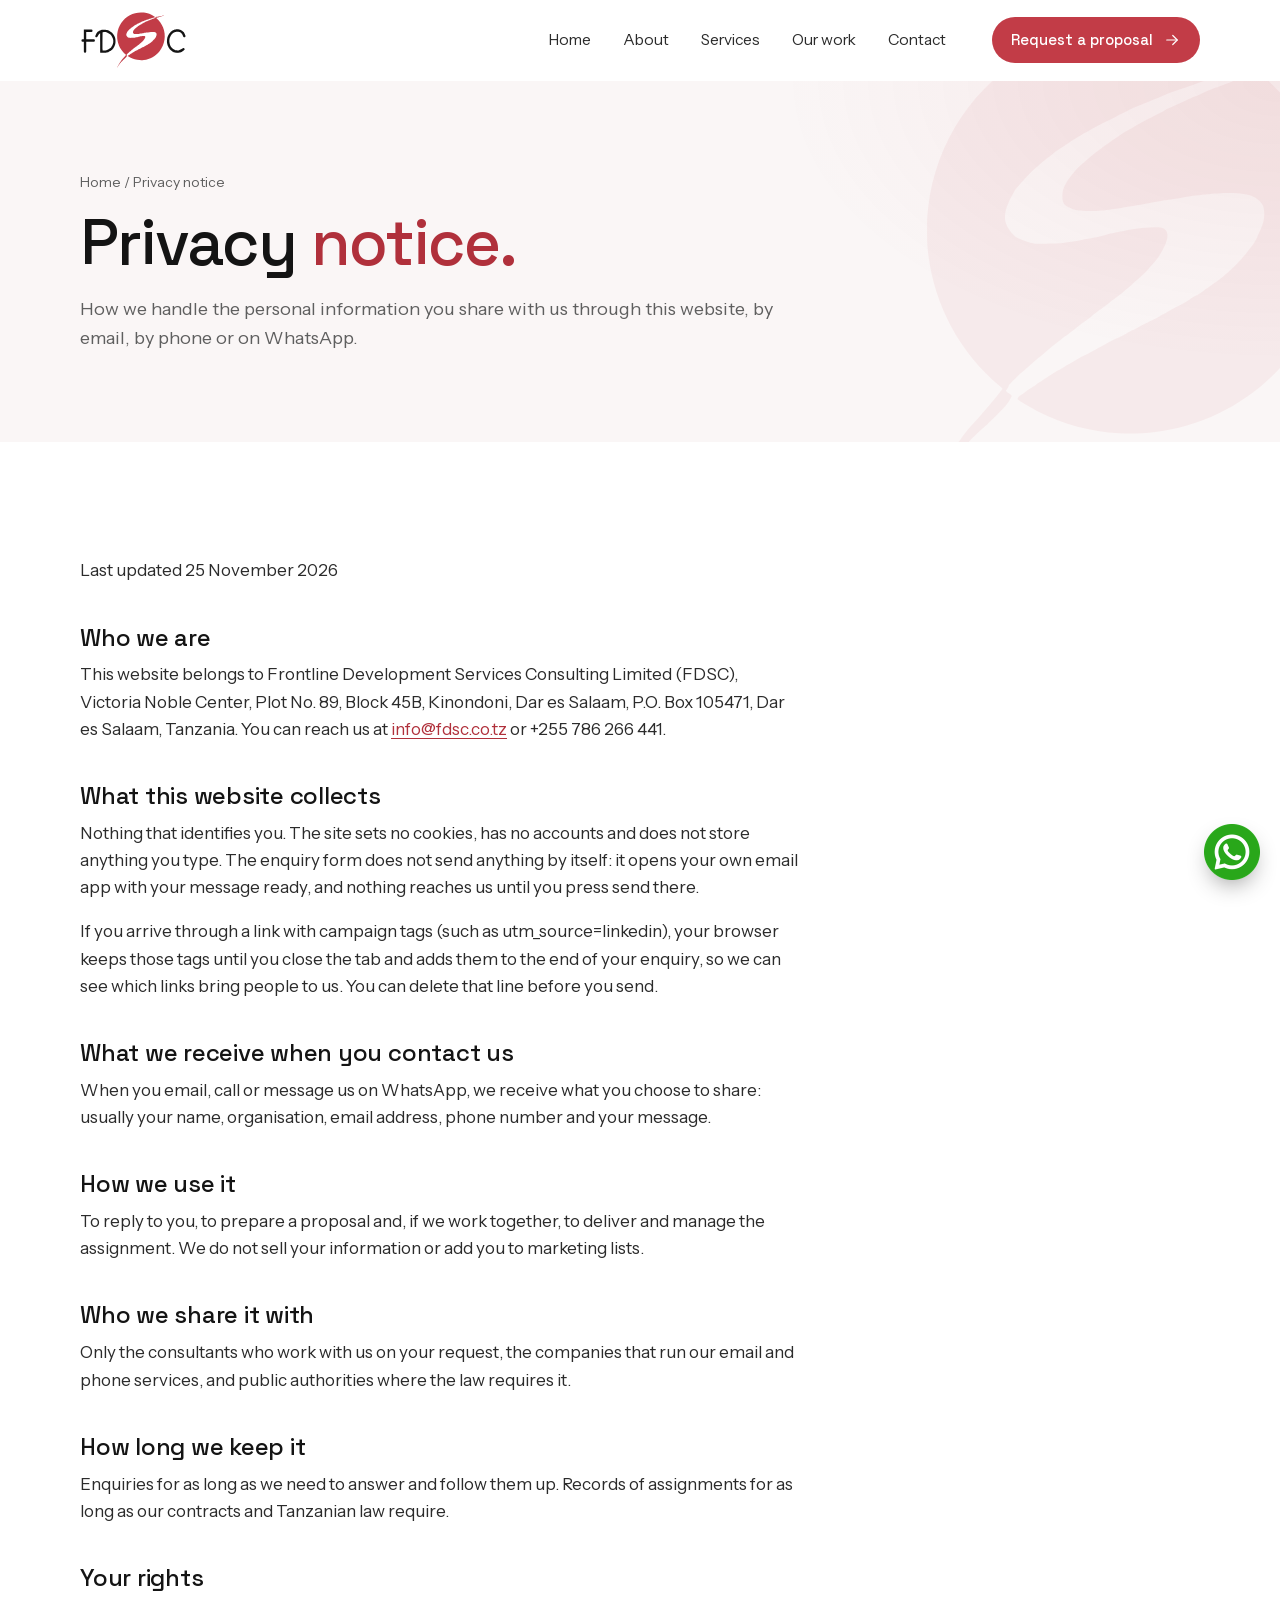
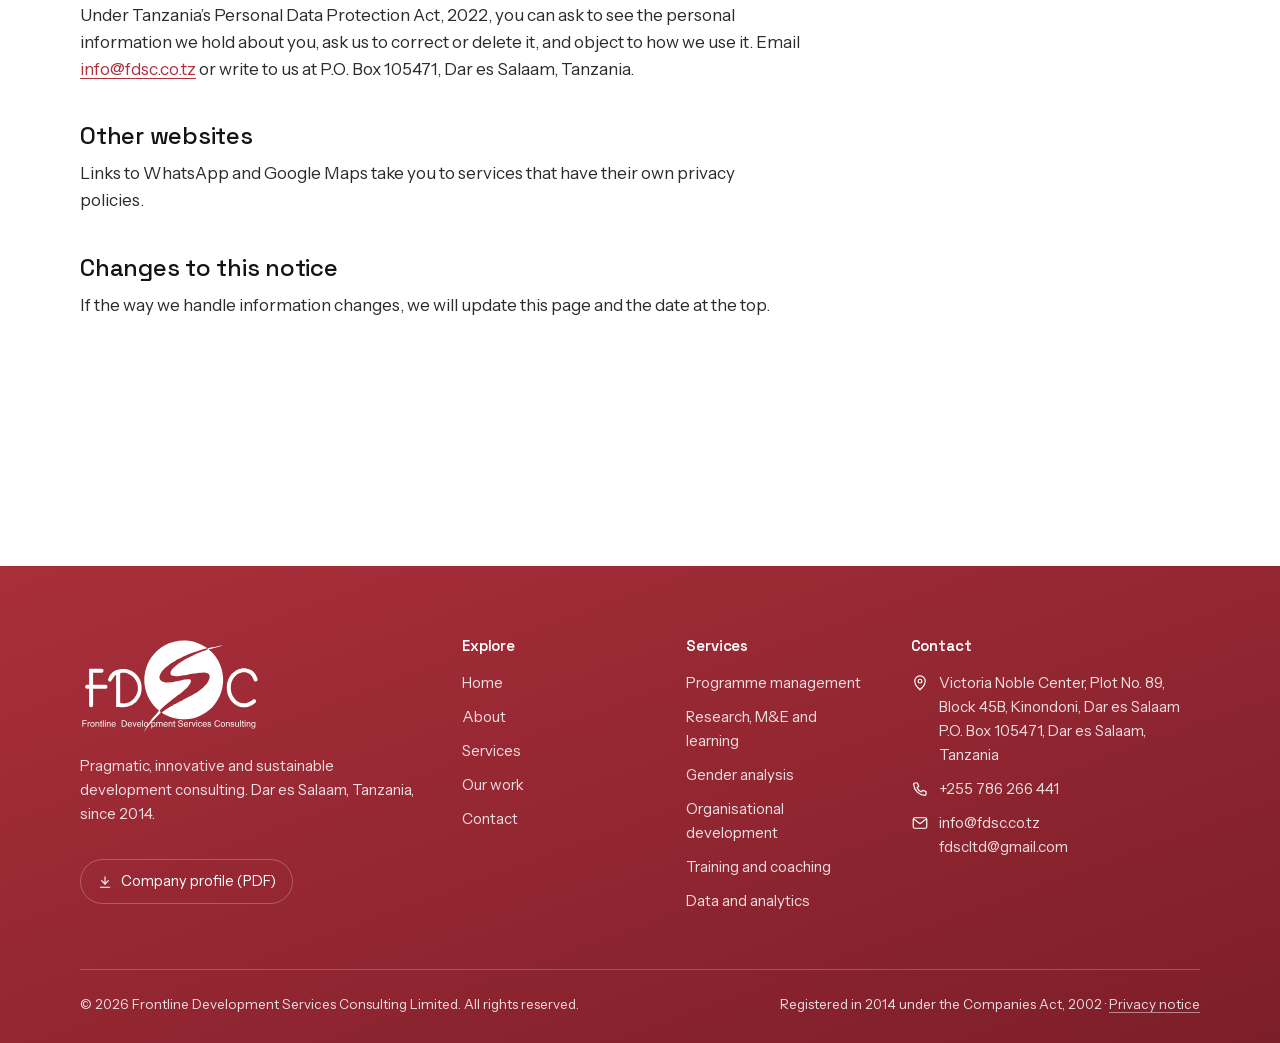
<file: website/privacy.html>
<!doctype html>
<html lang="en-GB">
<head>
<meta charset="utf-8">
<meta name="viewport" content="width=device-width, initial-scale=1">
<title>Privacy notice | FDSC</title>
<meta name="description" content="How Frontline Development Services Consulting handles the personal information you share through this website, by email, by phone or on WhatsApp.">
<link rel="canonical" href="https://www.fdsc.co.tz/privacy.html">
<meta property="og:type" content="website">
<meta property="og:site_name" content="FDSC">
<meta property="og:locale" content="en_GB">
<meta property="og:title" content="Privacy notice | FDSC">
<meta property="og:description" content="How Frontline Development Services Consulting handles the personal information you share through this website, by email, by phone or on WhatsApp.">
<meta property="og:url" content="https://www.fdsc.co.tz/privacy.html">
<meta property="og:image" content="https://www.fdsc.co.tz/assets/brand/og-image.jpg">
<meta property="og:image:width" content="1200">
<meta property="og:image:height" content="630">
<meta property="og:image:alt" content="FDSC logo, the line &ldquo;Turning strategy into measurable results.&rdquo; and a dot map of Tanzania">
<meta name="twitter:card" content="summary_large_image">
<meta name="twitter:title" content="Privacy notice | FDSC">
<meta name="twitter:description" content="How Frontline Development Services Consulting handles the personal information you share through this website, by email, by phone or on WhatsApp.">
<meta name="twitter:image" content="https://www.fdsc.co.tz/assets/brand/og-image.jpg">
<meta name="theme-color" content="#C23C47">
<link rel="icon" href="favicon.ico" sizes="48x48">
<link rel="icon" href="assets/brand/fdsc-favicon.svg" type="image/svg+xml">
<link rel="apple-touch-icon" href="assets/brand/apple-touch-icon.png">
<link rel="manifest" href="site.webmanifest">
<link rel="preload" href="assets/fonts/SpaceGrotesk-latin.woff2" as="font" type="font/woff2" crossorigin>
<link rel="preload" href="assets/fonts/InstrumentSans-latin.woff2" as="font" type="font/woff2" crossorigin>
<link rel="stylesheet" href="assets/fonts/fonts.css">
<link rel="stylesheet" href="assets/css/site.css?v=4">
<script type="application/ld+json">{"@context": "https://schema.org", "@graph": [{"@type": "ProfessionalService", "@id": "https://www.fdsc.co.tz/#org", "name": "Frontline Development Services Consulting Limited", "alternateName": "FDSC", "url": "https://www.fdsc.co.tz/", "logo": "https://www.fdsc.co.tz/assets/brand/fdsc-logo.svg", "image": "https://www.fdsc.co.tz/assets/brand/og-image.jpg", "email": "info@fdsc.co.tz", "telephone": "+255 786 266 441", "foundingDate": "2014", "description": "FDSC is a Tanzanian development and management consultancy. Since 2014 we have helped government, development partners, foundations, NGOs and businesses find out what works, strengthen the people and systems behind it, and prove the results.", "slogan": "Turning strategy into measurable results.", "address": {"@type": "PostalAddress", "streetAddress": "Victoria Noble Center, Plot No. 89, Block 45B, Kinondoni", "postOfficeBoxNumber": "105471", "addressLocality": "Dar es Salaam", "addressCountry": "TZ"}, "openingHours": "Mo-Fr 08:30-17:00", "hasMap": "https://www.google.com/maps/search/?api=1&query=Victoria+Noble+Center+Kinondoni+Dar+es+Salaam", "areaServed": [{"@type": "Country", "name": "Tanzania"}, {"@type": "Place", "name": "Zanzibar"}], "knowsAbout": ["Programme and project management", "Research, monitoring, evaluation and learning", "Gender analysis and mainstreaming", "Organisational development and sustainability", "Training, mentoring and coaching", "Data management and analytics", "Performance management and development", "Business management and entrepreneurship", "Agribusiness value chain management"]}, {"@type": "WebSite", "@id": "https://www.fdsc.co.tz/#site", "url": "https://www.fdsc.co.tz/", "name": "FDSC", "publisher": {"@id": "https://www.fdsc.co.tz/#org"}, "inLanguage": "en-GB"}, {"@type": "BreadcrumbList", "itemListElement": [{"@type": "ListItem", "position": 1, "name": "Home", "item": "https://www.fdsc.co.tz/"}, {"@type": "ListItem", "position": 2, "name": "Privacy notice", "item": "https://www.fdsc.co.tz/privacy.html"}]}]}</script>
</head>
<body>
<a class="skip" href="#main">Skip to content</a>
<header class="top">
  <div class="wrap top__in">
    <a class="brand" href="index.html" aria-label="FDSC home"><img class="logo" src="assets/brand/fdsc-wordmark.svg" width="188" height="100" alt="FDSC"></a>
    <nav class="nav" aria-label="Main"><a href="index.html">Home</a><a href="about.html">About</a><a href="services.html">Services</a><a href="work.html">Our work</a><a href="contact.html">Contact</a></nav>
    <div class="top__cta"><a class="btn btn--red" href="contact.html"><span class="top__lg">Request a proposal</span><span class="top__sm">Contact us</span><svg class="ic" viewBox="0 0 24 24" fill="none" stroke="currentColor" stroke-width="1.6" stroke-linecap="round" stroke-linejoin="round" aria-hidden="true"><path d="M5 12h14"/><path d="m13 6 6 6-6 6"/></svg></a></div>
    <button class="menu-btn" type="button" aria-expanded="false" aria-controls="mnav" aria-label="Menu">
      <span class="i-open"><svg class="ic" viewBox="0 0 24 24" fill="none" stroke="currentColor" stroke-width="1.6" stroke-linecap="round" stroke-linejoin="round" aria-hidden="true"><path d="M4 7h16M4 12h16M4 17h16"/></svg></span><span class="i-close" hidden><svg class="ic" viewBox="0 0 24 24" fill="none" stroke="currentColor" stroke-width="1.6" stroke-linecap="round" stroke-linejoin="round" aria-hidden="true"><path d="M6 6l12 12M18 6 6 18"/></svg></span></button>
  </div>
</header>
<nav class="mnav" id="mnav" aria-label="Mobile">
  <a href="index.html">Home<svg class="ic" viewBox="0 0 24 24" fill="none" stroke="currentColor" stroke-width="1.6" stroke-linecap="round" stroke-linejoin="round" aria-hidden="true"><path d="M5 12h14"/><path d="m13 6 6 6-6 6"/></svg></a><a href="about.html">About<svg class="ic" viewBox="0 0 24 24" fill="none" stroke="currentColor" stroke-width="1.6" stroke-linecap="round" stroke-linejoin="round" aria-hidden="true"><path d="M5 12h14"/><path d="m13 6 6 6-6 6"/></svg></a><a href="services.html">Services<svg class="ic" viewBox="0 0 24 24" fill="none" stroke="currentColor" stroke-width="1.6" stroke-linecap="round" stroke-linejoin="round" aria-hidden="true"><path d="M5 12h14"/><path d="m13 6 6 6-6 6"/></svg></a><a href="work.html">Our work<svg class="ic" viewBox="0 0 24 24" fill="none" stroke="currentColor" stroke-width="1.6" stroke-linecap="round" stroke-linejoin="round" aria-hidden="true"><path d="M5 12h14"/><path d="m13 6 6 6-6 6"/></svg></a><a href="contact.html">Contact<svg class="ic" viewBox="0 0 24 24" fill="none" stroke="currentColor" stroke-width="1.6" stroke-linecap="round" stroke-linejoin="round" aria-hidden="true"><path d="M5 12h14"/><path d="m13 6 6 6-6 6"/></svg></a>
  <a class="btn btn--red" href="contact.html">Request a proposal</a>
  <div class="mnav__contact">
    <a href="tel:+255786266441"><svg class="ic" viewBox="0 0 24 24" fill="none" stroke="currentColor" stroke-width="1.6" stroke-linecap="round" stroke-linejoin="round" aria-hidden="true"><path d="M5 4h3.5l1.8 4.6-2.3 1.4a11 11 0 0 0 6 6l1.4-2.3L20 15.5V19a1.5 1.5 0 0 1-1.6 1.5A16 16 0 0 1 3.5 5.6 1.5 1.5 0 0 1 5 4z"/></svg>+255 786 266 441</a>
    <a href="mailto:info@fdsc.co.tz"><svg class="ic" viewBox="0 0 24 24" fill="none" stroke="currentColor" stroke-width="1.6" stroke-linecap="round" stroke-linejoin="round" aria-hidden="true"><rect x="3" y="5" width="18" height="14" rx="2"/><path d="m3.5 6.5 8.5 6.5 8.5-6.5"/></svg>info@fdsc.co.tz</a>
  </div>
</nav>
<main id="main">
<section class="phead">
  <img class="phead__mark" src="assets/brand/fdsc-mark.svg" alt="" width="420" height="480">
  <div class="wrap">
    <nav class="crumbs" aria-label="Breadcrumb"><a href="index.html">Home</a> / <span aria-current="page">Privacy notice</span></nav>
    <h1 class="h1">Privacy <span class="accent">notice.</span></h1>
    <p class="lead">How we handle the personal information you share with us through this website, by email, by phone or on WhatsApp.</p>
  </div>
</section>
<section class="section">
  <div class="wrap">
    <div class="prose">
      <p class="muted">Last updated 25 November 2026</p>
      <h2>Who we are</h2>
      <p>This website belongs to Frontline Development Services Consulting Limited (FDSC), Victoria Noble Center, Plot No. 89, Block 45B, Kinondoni, Dar es Salaam, P.O. Box 105471, Dar es Salaam, Tanzania. You can reach us at <a href="mailto:info@fdsc.co.tz">info@fdsc.co.tz</a> or +255 786 266 441.</p>
      <h2>What this website collects</h2>
      <p>Nothing that identifies you. The site sets no cookies, has no accounts and does not store anything you type. The enquiry form does not send anything by itself: it opens your own email app with your message ready, and nothing reaches us until you press send there.</p>
      <p>If you arrive through a link with campaign tags (such as utm_source=linkedin), your browser keeps those tags until you close the tab and adds them to the end of your enquiry, so we can see which links bring people to us. You can delete that line before you send.</p>
      
      <h2>What we receive when you contact us</h2>
      <p>When you email, call or message us on WhatsApp, we receive what you choose to share: usually your name, organisation, email address, phone number and your message.</p>
      <h2>How we use it</h2>
      <p>To reply to you, to prepare a proposal and, if we work together, to deliver and manage the assignment. We do not sell your information or add you to marketing lists.</p>
      <h2>Who we share it with</h2>
      <p>Only the consultants who work with us on your request, the companies that run our email and phone services, and public authorities where the law requires it.</p>
      <h2>How long we keep it</h2>
      <p>Enquiries for as long as we need to answer and follow them up. Records of assignments for as long as our contracts and Tanzanian law require.</p>
      <h2>Your rights</h2>
      <p>Under Tanzania&rsquo;s Personal Data Protection Act, 2022, you can ask to see the personal information we hold about you, ask us to correct or delete it, and object to how we use it. Email <a href="mailto:info@fdsc.co.tz">info@fdsc.co.tz</a> or write to us at P.O. Box 105471, Dar es Salaam, Tanzania.</p>
      <h2>Other websites</h2>
      <p>Links to WhatsApp and Google Maps take you to services that have their own privacy policies.</p>
      <h2>Changes to this notice</h2>
      <p>If the way we handle information changes, we will update this page and the date at the top.</p>
    </div>
  </div>
</section>
</main>
<footer class="foot">
  <div class="wrap">
    <div class="foot__in">
      <div>
        <img class="logo" src="assets/brand/fdsc-logo-white.svg" width="226" height="120" alt="FDSC - Frontline Development Services Consulting" loading="lazy">
        <p>Pragmatic, innovative and sustainable development consulting. Dar es Salaam, Tanzania, since 2014.</p>
        <a class="foot__dl" href="assets/docs/FDSC-Company-Profile.pdf" download><svg class="ic" viewBox="0 0 24 24" fill="none" stroke="currentColor" stroke-width="1.6" stroke-linecap="round" stroke-linejoin="round" aria-hidden="true"><path d="M12 4v11"/><path d="m7 10 5 5 5-5"/><path d="M5 20h14"/></svg>Company profile (PDF)</a>
      </div>
      <div><h2>Explore</h2><ul><li><a href="index.html">Home</a></li><li><a href="about.html">About</a></li><li><a href="services.html">Services</a></li><li><a href="work.html">Our work</a></li><li><a href="contact.html">Contact</a></li></ul></div>
      <div><h2>Services</h2><ul><li><a href="services.html#programme-management">Programme management</a></li><li><a href="services.html#research-mel">Research, M&amp;E and learning</a></li><li><a href="services.html#gender">Gender analysis</a></li><li><a href="services.html#organisational-development">Organisational development</a></li><li><a href="services.html#training">Training and coaching</a></li><li><a href="services.html#data">Data and analytics</a></li></ul></div>
      <div class="foot__c"><h2>Contact</h2><ul>
        <li><svg class="ic" viewBox="0 0 24 24" fill="none" stroke="currentColor" stroke-width="1.6" stroke-linecap="round" stroke-linejoin="round" aria-hidden="true"><path d="M12 21s-7-6.2-7-11.5a7 7 0 0 1 14 0C19 14.8 12 21 12 21z"/><circle cx="12" cy="9.5" r="2.5"/></svg><span>Victoria Noble Center, Plot No. 89, Block 45B, Kinondoni, Dar es Salaam<br>P.O. Box 105471, Dar es Salaam, Tanzania</span></li>
        <li><svg class="ic" viewBox="0 0 24 24" fill="none" stroke="currentColor" stroke-width="1.6" stroke-linecap="round" stroke-linejoin="round" aria-hidden="true"><path d="M5 4h3.5l1.8 4.6-2.3 1.4a11 11 0 0 0 6 6l1.4-2.3L20 15.5V19a1.5 1.5 0 0 1-1.6 1.5A16 16 0 0 1 3.5 5.6 1.5 1.5 0 0 1 5 4z"/></svg><a href="tel:+255786266441">+255 786 266 441</a></li>
        <li><svg class="ic" viewBox="0 0 24 24" fill="none" stroke="currentColor" stroke-width="1.6" stroke-linecap="round" stroke-linejoin="round" aria-hidden="true"><rect x="3" y="5" width="18" height="14" rx="2"/><path d="m3.5 6.5 8.5 6.5 8.5-6.5"/></svg><span><a href="mailto:info@fdsc.co.tz">info@fdsc.co.tz</a><br><a href="mailto:fdscltd@gmail.com">fdscltd@gmail.com</a></span></li>
      </ul></div>
    </div>
    <div class="foot__bar"><span>&copy; <span id="year">2026</span> Frontline Development Services Consulting Limited. All rights reserved.</span><span>Registered in 2014 under the Companies Act, 2002 &middot; <a href="privacy.html">Privacy notice</a></span></div>
  </div>
</footer>
<button class="totop" type="button" aria-label="Back to top"><svg class="ic" viewBox="0 0 24 24" fill="none" stroke="currentColor" stroke-width="1.6" stroke-linecap="round" stroke-linejoin="round" aria-hidden="true"><path d="M12 19V5"/><path d="m6 11 6-6 6 6"/></svg></button>
<a class="wa" href="https://wa.me/255786266441" target="_blank" rel="noopener" aria-label="Chat with FDSC on WhatsApp (opens in a new tab)"><img src="assets/img/whatsapp-112.png" width="56" height="56" alt=""></a>
<script src="assets/js/site.js?v=4" defer></script>
</body>
</html>
</file>
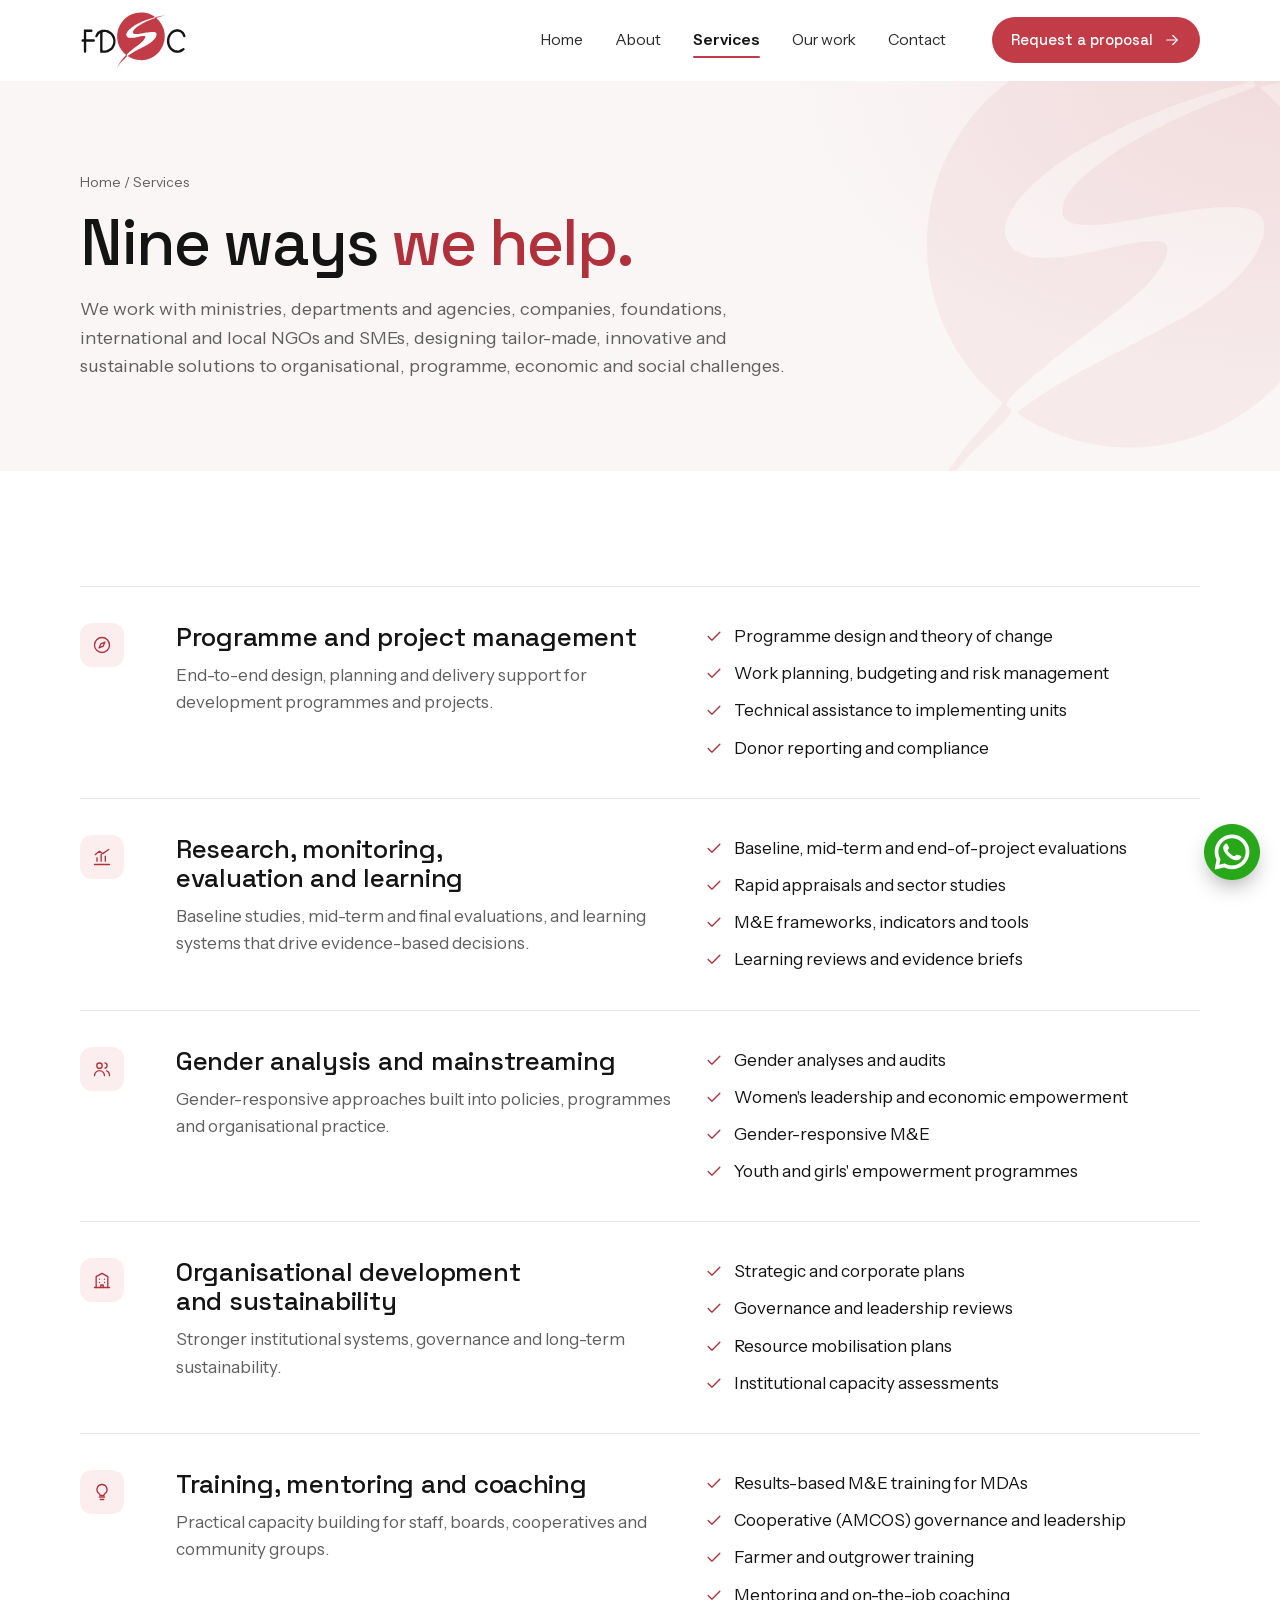
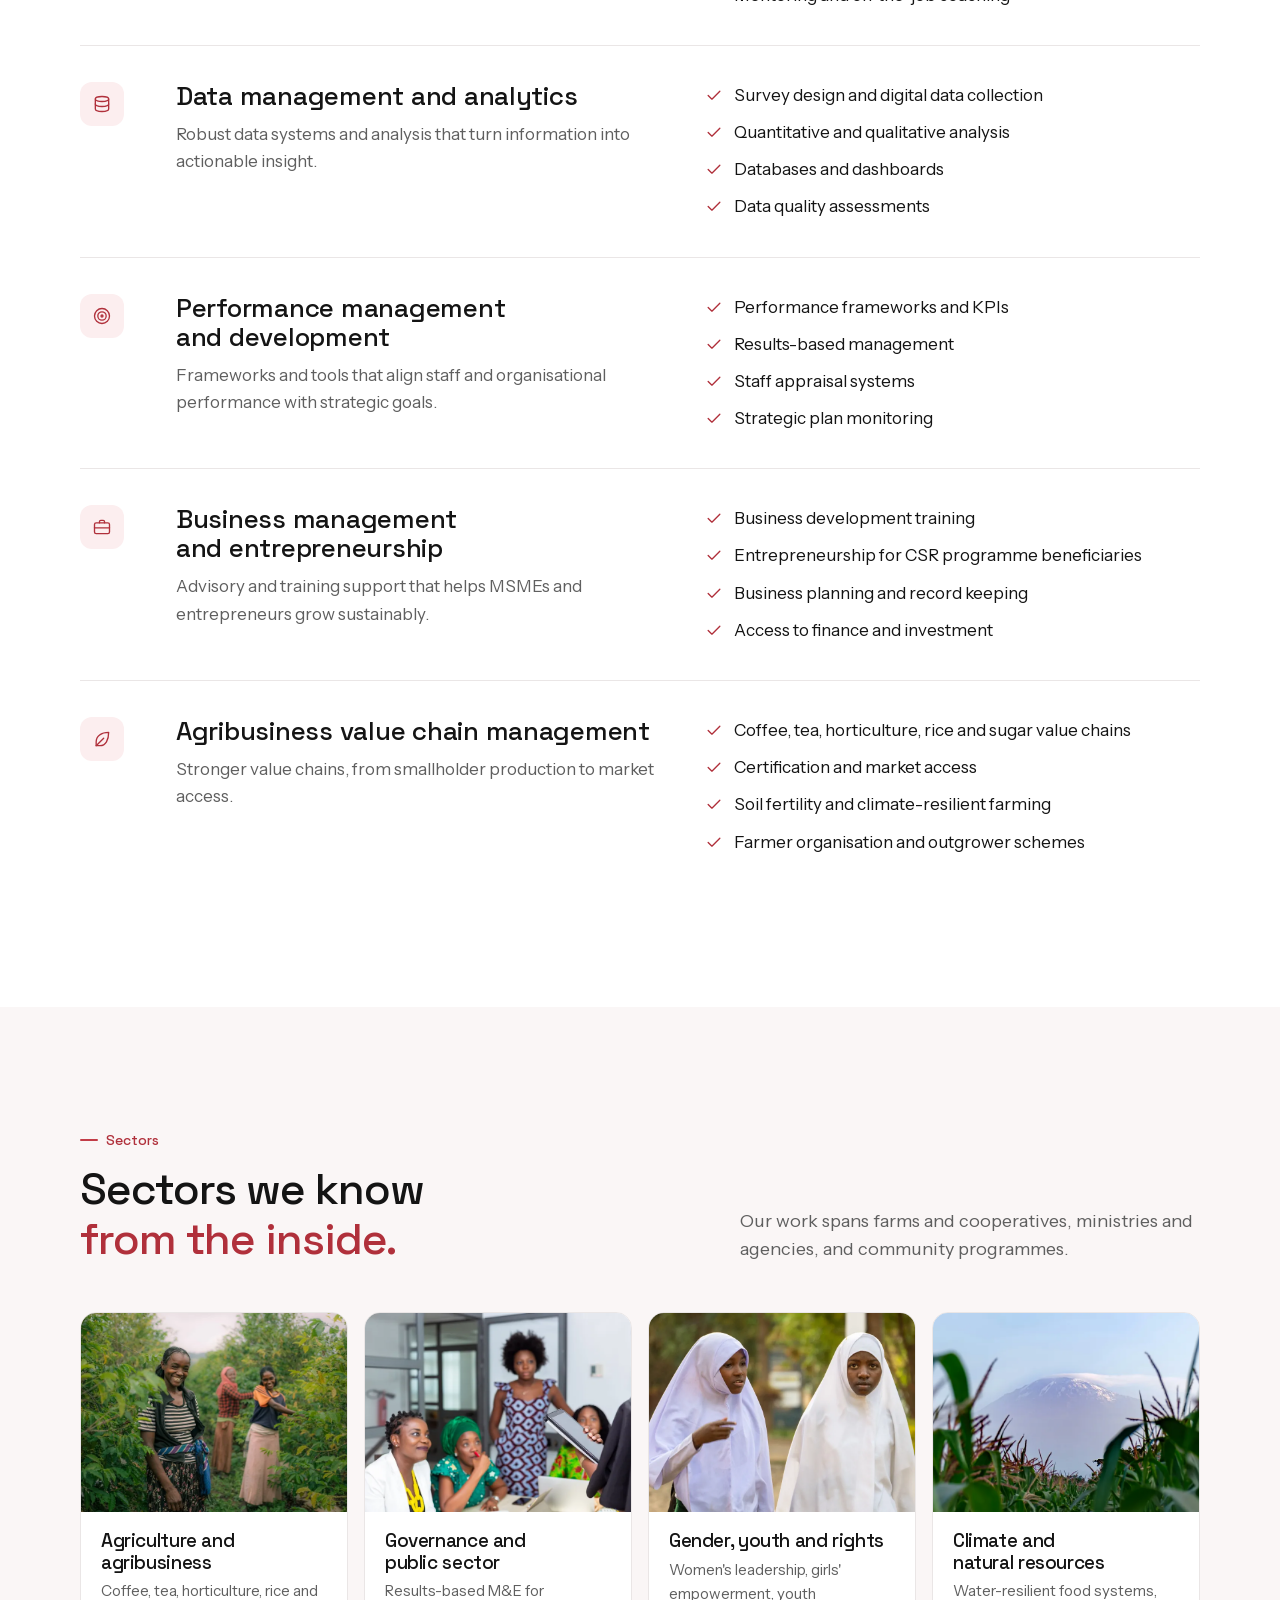
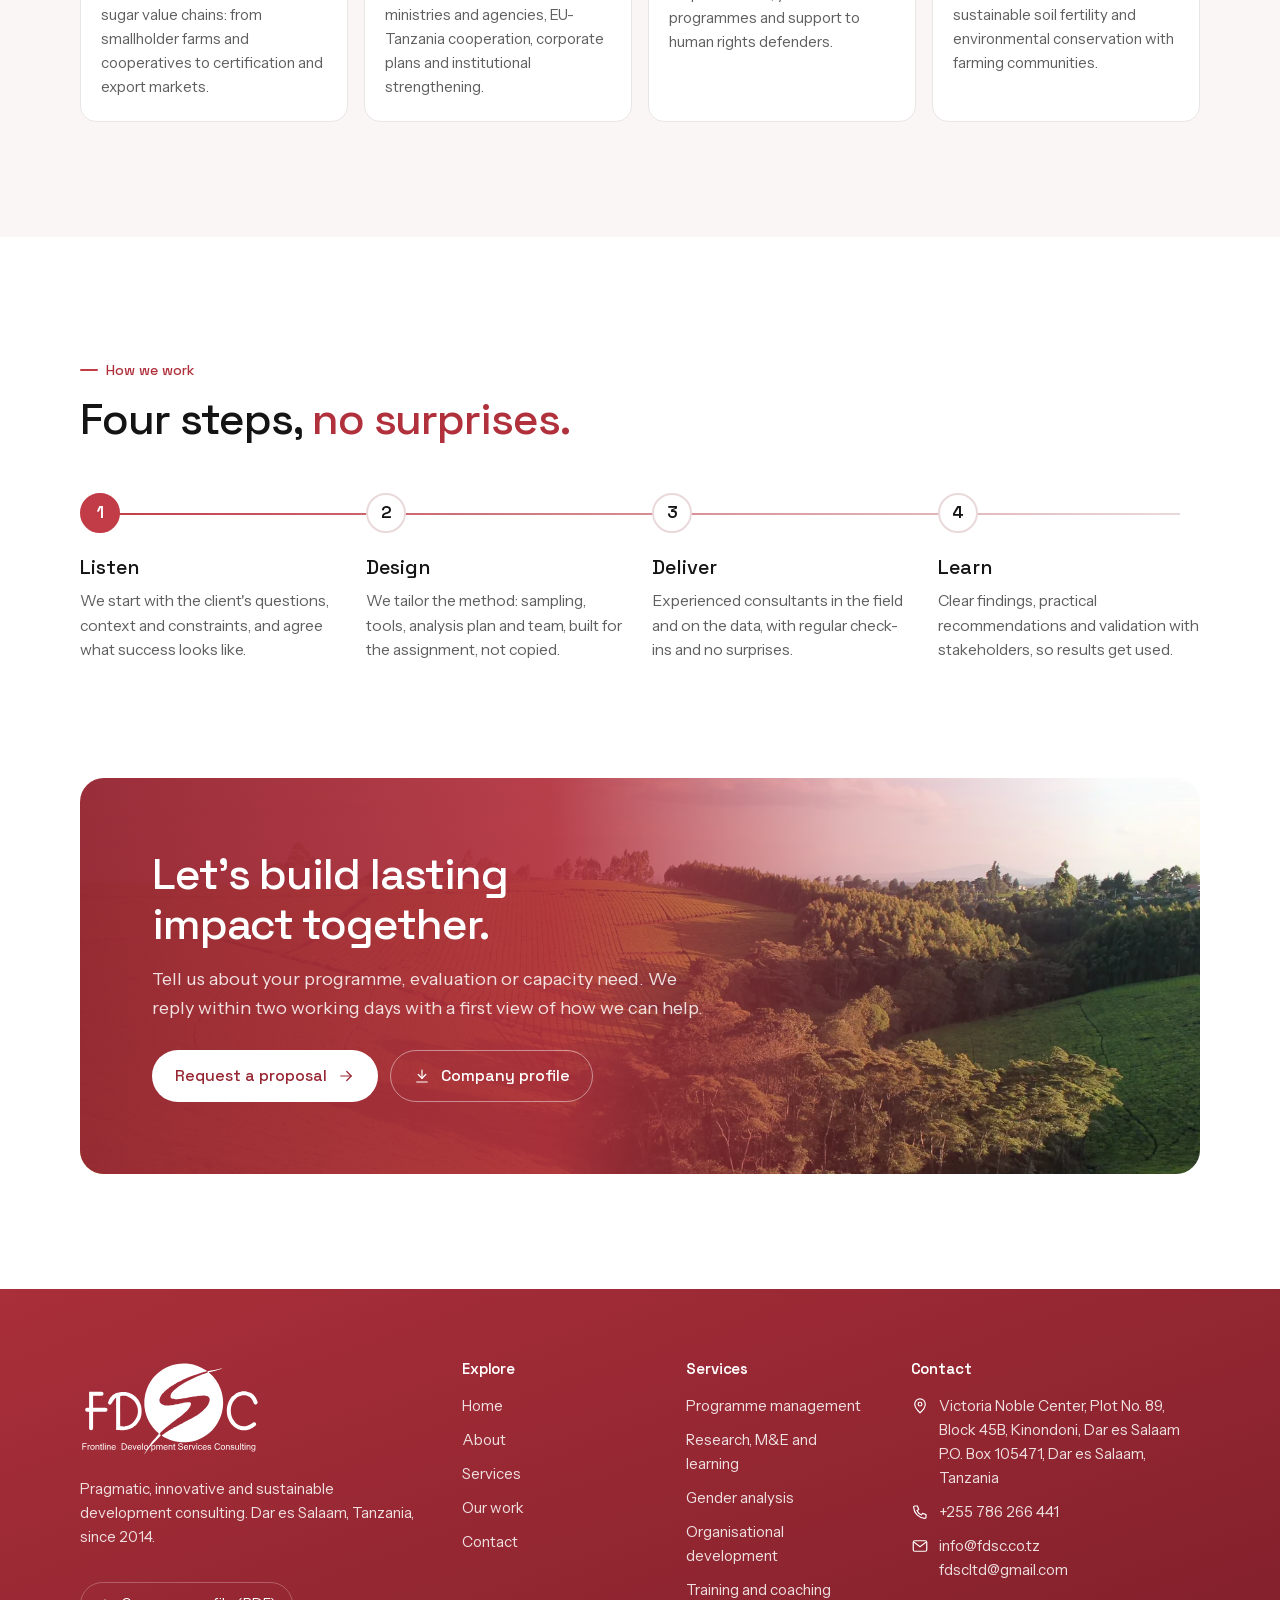
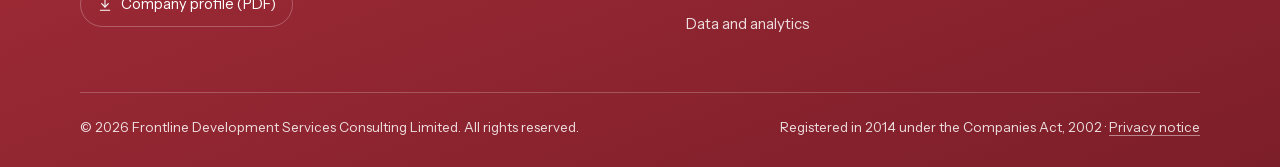
<file: website/services.html>
<!doctype html>
<html lang="en-GB">
<head>
<meta charset="utf-8">
<meta name="viewport" content="width=device-width, initial-scale=1">
<title>Services | Evaluation, M&amp;E, gender and training | FDSC</title>
<meta name="description" content="Programme management, research and evaluation, M&amp;E, gender, organisational development, training, data and agribusiness value chain consulting in Tanzania.">
<link rel="canonical" href="https://www.fdsc.co.tz/services.html">
<meta property="og:type" content="website">
<meta property="og:site_name" content="FDSC">
<meta property="og:locale" content="en_GB">
<meta property="og:title" content="Services | Evaluation, M&amp;E, gender and training | FDSC">
<meta property="og:description" content="Programme management, research and evaluation, M&amp;E, gender, organisational development, training, data and agribusiness value chain consulting in Tanzania.">
<meta property="og:url" content="https://www.fdsc.co.tz/services.html">
<meta property="og:image" content="https://www.fdsc.co.tz/assets/brand/og-image.jpg">
<meta property="og:image:width" content="1200">
<meta property="og:image:height" content="630">
<meta property="og:image:alt" content="FDSC logo, the line &ldquo;Turning strategy into measurable results.&rdquo; and a dot map of Tanzania">
<meta name="twitter:card" content="summary_large_image">
<meta name="twitter:title" content="Services | Evaluation, M&amp;E, gender and training | FDSC">
<meta name="twitter:description" content="Programme management, research and evaluation, M&amp;E, gender, organisational development, training, data and agribusiness value chain consulting in Tanzania.">
<meta name="twitter:image" content="https://www.fdsc.co.tz/assets/brand/og-image.jpg">
<meta name="theme-color" content="#C23C47">
<link rel="icon" href="favicon.ico" sizes="48x48">
<link rel="icon" href="assets/brand/fdsc-favicon.svg" type="image/svg+xml">
<link rel="apple-touch-icon" href="assets/brand/apple-touch-icon.png">
<link rel="manifest" href="site.webmanifest">
<link rel="preload" href="assets/fonts/SpaceGrotesk-latin.woff2" as="font" type="font/woff2" crossorigin>
<link rel="preload" href="assets/fonts/InstrumentSans-latin.woff2" as="font" type="font/woff2" crossorigin>
<link rel="stylesheet" href="assets/fonts/fonts.css">
<link rel="stylesheet" href="assets/css/site.css?v=4">
<script type="application/ld+json">{"@context": "https://schema.org", "@graph": [{"@type": "ProfessionalService", "@id": "https://www.fdsc.co.tz/#org", "name": "Frontline Development Services Consulting Limited", "alternateName": "FDSC", "url": "https://www.fdsc.co.tz/", "logo": "https://www.fdsc.co.tz/assets/brand/fdsc-logo.svg", "image": "https://www.fdsc.co.tz/assets/brand/og-image.jpg", "email": "info@fdsc.co.tz", "telephone": "+255 786 266 441", "foundingDate": "2014", "description": "FDSC is a Tanzanian development and management consultancy. Since 2014 we have helped government, development partners, foundations, NGOs and businesses find out what works, strengthen the people and systems behind it, and prove the results.", "slogan": "Turning strategy into measurable results.", "address": {"@type": "PostalAddress", "streetAddress": "Victoria Noble Center, Plot No. 89, Block 45B, Kinondoni", "postOfficeBoxNumber": "105471", "addressLocality": "Dar es Salaam", "addressCountry": "TZ"}, "openingHours": "Mo-Fr 08:30-17:00", "hasMap": "https://www.google.com/maps/search/?api=1&query=Victoria+Noble+Center+Kinondoni+Dar+es+Salaam", "areaServed": [{"@type": "Country", "name": "Tanzania"}, {"@type": "Place", "name": "Zanzibar"}], "knowsAbout": ["Programme and project management", "Research, monitoring, evaluation and learning", "Gender analysis and mainstreaming", "Organisational development and sustainability", "Training, mentoring and coaching", "Data management and analytics", "Performance management and development", "Business management and entrepreneurship", "Agribusiness value chain management"]}, {"@type": "WebSite", "@id": "https://www.fdsc.co.tz/#site", "url": "https://www.fdsc.co.tz/", "name": "FDSC", "publisher": {"@id": "https://www.fdsc.co.tz/#org"}, "inLanguage": "en-GB"}, {"@type": "BreadcrumbList", "itemListElement": [{"@type": "ListItem", "position": 1, "name": "Home", "item": "https://www.fdsc.co.tz/"}, {"@type": "ListItem", "position": 2, "name": "Services", "item": "https://www.fdsc.co.tz/services.html"}]}]}</script>
</head>
<body>
<a class="skip" href="#main">Skip to content</a>
<header class="top">
  <div class="wrap top__in">
    <a class="brand" href="index.html" aria-label="FDSC home"><img class="logo" src="assets/brand/fdsc-wordmark.svg" width="188" height="100" alt="FDSC"></a>
    <nav class="nav" aria-label="Main"><a href="index.html">Home</a><a href="about.html">About</a><a href="services.html" aria-current="page">Services</a><a href="work.html">Our work</a><a href="contact.html">Contact</a></nav>
    <div class="top__cta"><a class="btn btn--red" href="contact.html"><span class="top__lg">Request a proposal</span><span class="top__sm">Contact us</span><svg class="ic" viewBox="0 0 24 24" fill="none" stroke="currentColor" stroke-width="1.6" stroke-linecap="round" stroke-linejoin="round" aria-hidden="true"><path d="M5 12h14"/><path d="m13 6 6 6-6 6"/></svg></a></div>
    <button class="menu-btn" type="button" aria-expanded="false" aria-controls="mnav" aria-label="Menu">
      <span class="i-open"><svg class="ic" viewBox="0 0 24 24" fill="none" stroke="currentColor" stroke-width="1.6" stroke-linecap="round" stroke-linejoin="round" aria-hidden="true"><path d="M4 7h16M4 12h16M4 17h16"/></svg></span><span class="i-close" hidden><svg class="ic" viewBox="0 0 24 24" fill="none" stroke="currentColor" stroke-width="1.6" stroke-linecap="round" stroke-linejoin="round" aria-hidden="true"><path d="M6 6l12 12M18 6 6 18"/></svg></span></button>
  </div>
</header>
<nav class="mnav" id="mnav" aria-label="Mobile">
  <a href="index.html">Home<svg class="ic" viewBox="0 0 24 24" fill="none" stroke="currentColor" stroke-width="1.6" stroke-linecap="round" stroke-linejoin="round" aria-hidden="true"><path d="M5 12h14"/><path d="m13 6 6 6-6 6"/></svg></a><a href="about.html">About<svg class="ic" viewBox="0 0 24 24" fill="none" stroke="currentColor" stroke-width="1.6" stroke-linecap="round" stroke-linejoin="round" aria-hidden="true"><path d="M5 12h14"/><path d="m13 6 6 6-6 6"/></svg></a><a href="services.html" aria-current="page">Services<svg class="ic" viewBox="0 0 24 24" fill="none" stroke="currentColor" stroke-width="1.6" stroke-linecap="round" stroke-linejoin="round" aria-hidden="true"><path d="M5 12h14"/><path d="m13 6 6 6-6 6"/></svg></a><a href="work.html">Our work<svg class="ic" viewBox="0 0 24 24" fill="none" stroke="currentColor" stroke-width="1.6" stroke-linecap="round" stroke-linejoin="round" aria-hidden="true"><path d="M5 12h14"/><path d="m13 6 6 6-6 6"/></svg></a><a href="contact.html">Contact<svg class="ic" viewBox="0 0 24 24" fill="none" stroke="currentColor" stroke-width="1.6" stroke-linecap="round" stroke-linejoin="round" aria-hidden="true"><path d="M5 12h14"/><path d="m13 6 6 6-6 6"/></svg></a>
  <a class="btn btn--red" href="contact.html">Request a proposal</a>
  <div class="mnav__contact">
    <a href="tel:+255786266441"><svg class="ic" viewBox="0 0 24 24" fill="none" stroke="currentColor" stroke-width="1.6" stroke-linecap="round" stroke-linejoin="round" aria-hidden="true"><path d="M5 4h3.5l1.8 4.6-2.3 1.4a11 11 0 0 0 6 6l1.4-2.3L20 15.5V19a1.5 1.5 0 0 1-1.6 1.5A16 16 0 0 1 3.5 5.6 1.5 1.5 0 0 1 5 4z"/></svg>+255 786 266 441</a>
    <a href="mailto:info@fdsc.co.tz"><svg class="ic" viewBox="0 0 24 24" fill="none" stroke="currentColor" stroke-width="1.6" stroke-linecap="round" stroke-linejoin="round" aria-hidden="true"><rect x="3" y="5" width="18" height="14" rx="2"/><path d="m3.5 6.5 8.5 6.5 8.5-6.5"/></svg>info@fdsc.co.tz</a>
  </div>
</nav>
<main id="main">
<section class="phead">
  <img class="phead__mark" src="assets/brand/fdsc-mark.svg" alt="" width="420" height="480">
  <div class="wrap">
    <nav class="crumbs" aria-label="Breadcrumb"><a href="index.html">Home</a> / <span aria-current="page">Services</span></nav>
    <h1 class="h1">Nine ways <span class="accent">we help.</span></h1>
    <p class="lead">We work with ministries, departments and agencies, companies, foundations, international and local NGOs and SMEs, designing tailor-made, innovative and sustainable solutions to organisational, programme, economic and social challenges.</p>
  </div>
</section>
<section class="section">
  <div class="wrap"><article class="svc-detail rv" id="programme-management"><span class="card__ic card__ic--soft"><svg class="ic" viewBox="0 0 24 24" fill="none" stroke="currentColor" stroke-width="1.6" stroke-linecap="round" stroke-linejoin="round" aria-hidden="true"><circle cx="12" cy="12" r="9"/><path d="m15.5 8.5-2.1 4.9-4.9 2.1 2.1-4.9z"/></svg></span><div><h2>Programme and project management</h2><p>End-to-end design, planning and delivery support for development programmes and projects.</p></div><ul><li><svg class="ic" viewBox="0 0 24 24" fill="none" stroke="currentColor" stroke-width="1.6" stroke-linecap="round" stroke-linejoin="round" aria-hidden="true"><path d="m5 12.5 4.5 4.5L19 7.5"/></svg><span>Programme design and theory of change</span></li><li><svg class="ic" viewBox="0 0 24 24" fill="none" stroke="currentColor" stroke-width="1.6" stroke-linecap="round" stroke-linejoin="round" aria-hidden="true"><path d="m5 12.5 4.5 4.5L19 7.5"/></svg><span>Work planning, budgeting and risk management</span></li><li><svg class="ic" viewBox="0 0 24 24" fill="none" stroke="currentColor" stroke-width="1.6" stroke-linecap="round" stroke-linejoin="round" aria-hidden="true"><path d="m5 12.5 4.5 4.5L19 7.5"/></svg><span>Technical assistance to implementing units</span></li><li><svg class="ic" viewBox="0 0 24 24" fill="none" stroke="currentColor" stroke-width="1.6" stroke-linecap="round" stroke-linejoin="round" aria-hidden="true"><path d="m5 12.5 4.5 4.5L19 7.5"/></svg><span>Donor reporting and compliance</span></li></ul></article><article class="svc-detail rv" id="research-mel"><span class="card__ic card__ic--soft"><svg class="ic" viewBox="0 0 24 24" fill="none" stroke="currentColor" stroke-width="1.6" stroke-linecap="round" stroke-linejoin="round" aria-hidden="true"><path d="M3 21h18"/><path d="M6 17v-4"/><path d="M11 17V9"/><path d="M16 17v-6"/><path d="m4 9 5-4 4 3 7-5"/></svg></span><div><h2>Research, monitoring, evaluation and learning</h2><p>Baseline studies, mid-term and final evaluations, and learning systems that drive evidence-based decisions.</p></div><ul><li><svg class="ic" viewBox="0 0 24 24" fill="none" stroke="currentColor" stroke-width="1.6" stroke-linecap="round" stroke-linejoin="round" aria-hidden="true"><path d="m5 12.5 4.5 4.5L19 7.5"/></svg><span>Baseline, mid-term and end-of-project evaluations</span></li><li><svg class="ic" viewBox="0 0 24 24" fill="none" stroke="currentColor" stroke-width="1.6" stroke-linecap="round" stroke-linejoin="round" aria-hidden="true"><path d="m5 12.5 4.5 4.5L19 7.5"/></svg><span>Rapid appraisals and sector studies</span></li><li><svg class="ic" viewBox="0 0 24 24" fill="none" stroke="currentColor" stroke-width="1.6" stroke-linecap="round" stroke-linejoin="round" aria-hidden="true"><path d="m5 12.5 4.5 4.5L19 7.5"/></svg><span>M&E frameworks, indicators and tools</span></li><li><svg class="ic" viewBox="0 0 24 24" fill="none" stroke="currentColor" stroke-width="1.6" stroke-linecap="round" stroke-linejoin="round" aria-hidden="true"><path d="m5 12.5 4.5 4.5L19 7.5"/></svg><span>Learning reviews and evidence briefs</span></li></ul></article><article class="svc-detail rv" id="gender"><span class="card__ic card__ic--soft"><svg class="ic" viewBox="0 0 24 24" fill="none" stroke="currentColor" stroke-width="1.6" stroke-linecap="round" stroke-linejoin="round" aria-hidden="true"><circle cx="9" cy="8" r="3.2"/><path d="M3 20c0-3.3 2.7-6 6-6s6 2.7 6 6"/><path d="M15.5 4.6a3.2 3.2 0 0 1 0 6.3"/><path d="M17.5 14.2c2.1.7 3.5 2.9 3.5 5.8"/></svg></span><div><h2>Gender analysis and mainstreaming</h2><p>Gender-responsive approaches built into policies, programmes and organisational practice.</p></div><ul><li><svg class="ic" viewBox="0 0 24 24" fill="none" stroke="currentColor" stroke-width="1.6" stroke-linecap="round" stroke-linejoin="round" aria-hidden="true"><path d="m5 12.5 4.5 4.5L19 7.5"/></svg><span>Gender analyses and audits</span></li><li><svg class="ic" viewBox="0 0 24 24" fill="none" stroke="currentColor" stroke-width="1.6" stroke-linecap="round" stroke-linejoin="round" aria-hidden="true"><path d="m5 12.5 4.5 4.5L19 7.5"/></svg><span>Women's leadership and economic empowerment</span></li><li><svg class="ic" viewBox="0 0 24 24" fill="none" stroke="currentColor" stroke-width="1.6" stroke-linecap="round" stroke-linejoin="round" aria-hidden="true"><path d="m5 12.5 4.5 4.5L19 7.5"/></svg><span>Gender-responsive M&E</span></li><li><svg class="ic" viewBox="0 0 24 24" fill="none" stroke="currentColor" stroke-width="1.6" stroke-linecap="round" stroke-linejoin="round" aria-hidden="true"><path d="m5 12.5 4.5 4.5L19 7.5"/></svg><span>Youth and girls' empowerment programmes</span></li></ul></article><article class="svc-detail rv" id="organisational-development"><span class="card__ic card__ic--soft"><svg class="ic" viewBox="0 0 24 24" fill="none" stroke="currentColor" stroke-width="1.6" stroke-linecap="round" stroke-linejoin="round" aria-hidden="true"><path d="M3 21h18"/><path d="M5 21V8l7-4 7 4v13"/><path d="M9 11h.01M15 11h.01M9 15h.01M15 15h.01"/><path d="M10.5 21v-3h3v3"/></svg></span><div><h2>Organisational development and sustainability</h2><p>Stronger institutional systems, governance and long-term sustainability.</p></div><ul><li><svg class="ic" viewBox="0 0 24 24" fill="none" stroke="currentColor" stroke-width="1.6" stroke-linecap="round" stroke-linejoin="round" aria-hidden="true"><path d="m5 12.5 4.5 4.5L19 7.5"/></svg><span>Strategic and corporate plans</span></li><li><svg class="ic" viewBox="0 0 24 24" fill="none" stroke="currentColor" stroke-width="1.6" stroke-linecap="round" stroke-linejoin="round" aria-hidden="true"><path d="m5 12.5 4.5 4.5L19 7.5"/></svg><span>Governance and leadership reviews</span></li><li><svg class="ic" viewBox="0 0 24 24" fill="none" stroke="currentColor" stroke-width="1.6" stroke-linecap="round" stroke-linejoin="round" aria-hidden="true"><path d="m5 12.5 4.5 4.5L19 7.5"/></svg><span>Resource mobilisation plans</span></li><li><svg class="ic" viewBox="0 0 24 24" fill="none" stroke="currentColor" stroke-width="1.6" stroke-linecap="round" stroke-linejoin="round" aria-hidden="true"><path d="m5 12.5 4.5 4.5L19 7.5"/></svg><span>Institutional capacity assessments</span></li></ul></article><article class="svc-detail rv" id="training"><span class="card__ic card__ic--soft"><svg class="ic" viewBox="0 0 24 24" fill="none" stroke="currentColor" stroke-width="1.6" stroke-linecap="round" stroke-linejoin="round" aria-hidden="true"><path d="M9 18h6"/><path d="M10 21h4"/><path d="M12 3a6 6 0 0 0-3.6 10.8c.6.5 1.1 1.3 1.1 2.1V16h5v-.1c0-.8.5-1.6 1.1-2.1A6 6 0 0 0 12 3z"/></svg></span><div><h2>Training, mentoring and coaching</h2><p>Practical capacity building for staff, boards, cooperatives and community groups.</p></div><ul><li><svg class="ic" viewBox="0 0 24 24" fill="none" stroke="currentColor" stroke-width="1.6" stroke-linecap="round" stroke-linejoin="round" aria-hidden="true"><path d="m5 12.5 4.5 4.5L19 7.5"/></svg><span>Results-based M&E training for MDAs</span></li><li><svg class="ic" viewBox="0 0 24 24" fill="none" stroke="currentColor" stroke-width="1.6" stroke-linecap="round" stroke-linejoin="round" aria-hidden="true"><path d="m5 12.5 4.5 4.5L19 7.5"/></svg><span>Cooperative (AMCOS) governance and leadership</span></li><li><svg class="ic" viewBox="0 0 24 24" fill="none" stroke="currentColor" stroke-width="1.6" stroke-linecap="round" stroke-linejoin="round" aria-hidden="true"><path d="m5 12.5 4.5 4.5L19 7.5"/></svg><span>Farmer and outgrower training</span></li><li><svg class="ic" viewBox="0 0 24 24" fill="none" stroke="currentColor" stroke-width="1.6" stroke-linecap="round" stroke-linejoin="round" aria-hidden="true"><path d="m5 12.5 4.5 4.5L19 7.5"/></svg><span>Mentoring and on-the-job coaching</span></li></ul></article><article class="svc-detail rv" id="data"><span class="card__ic card__ic--soft"><svg class="ic" viewBox="0 0 24 24" fill="none" stroke="currentColor" stroke-width="1.6" stroke-linecap="round" stroke-linejoin="round" aria-hidden="true"><ellipse cx="12" cy="6" rx="8" ry="3"/><path d="M4 6v12c0 1.7 3.6 3 8 3s8-1.3 8-3V6"/><path d="M4 12c0 1.7 3.6 3 8 3s8-1.3 8-3"/></svg></span><div><h2>Data management and analytics</h2><p>Robust data systems and analysis that turn information into actionable insight.</p></div><ul><li><svg class="ic" viewBox="0 0 24 24" fill="none" stroke="currentColor" stroke-width="1.6" stroke-linecap="round" stroke-linejoin="round" aria-hidden="true"><path d="m5 12.5 4.5 4.5L19 7.5"/></svg><span>Survey design and digital data collection</span></li><li><svg class="ic" viewBox="0 0 24 24" fill="none" stroke="currentColor" stroke-width="1.6" stroke-linecap="round" stroke-linejoin="round" aria-hidden="true"><path d="m5 12.5 4.5 4.5L19 7.5"/></svg><span>Quantitative and qualitative analysis</span></li><li><svg class="ic" viewBox="0 0 24 24" fill="none" stroke="currentColor" stroke-width="1.6" stroke-linecap="round" stroke-linejoin="round" aria-hidden="true"><path d="m5 12.5 4.5 4.5L19 7.5"/></svg><span>Databases and dashboards</span></li><li><svg class="ic" viewBox="0 0 24 24" fill="none" stroke="currentColor" stroke-width="1.6" stroke-linecap="round" stroke-linejoin="round" aria-hidden="true"><path d="m5 12.5 4.5 4.5L19 7.5"/></svg><span>Data quality assessments</span></li></ul></article><article class="svc-detail rv" id="performance"><span class="card__ic card__ic--soft"><svg class="ic" viewBox="0 0 24 24" fill="none" stroke="currentColor" stroke-width="1.6" stroke-linecap="round" stroke-linejoin="round" aria-hidden="true"><circle cx="12" cy="12" r="9"/><circle cx="12" cy="12" r="5"/><circle cx="12" cy="12" r="1.2"/></svg></span><div><h2>Performance management and development</h2><p>Frameworks and tools that align staff and organisational performance with strategic goals.</p></div><ul><li><svg class="ic" viewBox="0 0 24 24" fill="none" stroke="currentColor" stroke-width="1.6" stroke-linecap="round" stroke-linejoin="round" aria-hidden="true"><path d="m5 12.5 4.5 4.5L19 7.5"/></svg><span>Performance frameworks and KPIs</span></li><li><svg class="ic" viewBox="0 0 24 24" fill="none" stroke="currentColor" stroke-width="1.6" stroke-linecap="round" stroke-linejoin="round" aria-hidden="true"><path d="m5 12.5 4.5 4.5L19 7.5"/></svg><span>Results-based management</span></li><li><svg class="ic" viewBox="0 0 24 24" fill="none" stroke="currentColor" stroke-width="1.6" stroke-linecap="round" stroke-linejoin="round" aria-hidden="true"><path d="m5 12.5 4.5 4.5L19 7.5"/></svg><span>Staff appraisal systems</span></li><li><svg class="ic" viewBox="0 0 24 24" fill="none" stroke="currentColor" stroke-width="1.6" stroke-linecap="round" stroke-linejoin="round" aria-hidden="true"><path d="m5 12.5 4.5 4.5L19 7.5"/></svg><span>Strategic plan monitoring</span></li></ul></article><article class="svc-detail rv" id="business"><span class="card__ic card__ic--soft"><svg class="ic" viewBox="0 0 24 24" fill="none" stroke="currentColor" stroke-width="1.6" stroke-linecap="round" stroke-linejoin="round" aria-hidden="true"><rect x="3" y="7" width="18" height="13" rx="2"/><path d="M9 7V5.5A1.5 1.5 0 0 1 10.5 4h3A1.5 1.5 0 0 1 15 5.5V7"/><path d="M3 13h18"/></svg></span><div><h2>Business management and entrepreneurship</h2><p>Advisory and training support that helps MSMEs and entrepreneurs grow sustainably.</p></div><ul><li><svg class="ic" viewBox="0 0 24 24" fill="none" stroke="currentColor" stroke-width="1.6" stroke-linecap="round" stroke-linejoin="round" aria-hidden="true"><path d="m5 12.5 4.5 4.5L19 7.5"/></svg><span>Business development training</span></li><li><svg class="ic" viewBox="0 0 24 24" fill="none" stroke="currentColor" stroke-width="1.6" stroke-linecap="round" stroke-linejoin="round" aria-hidden="true"><path d="m5 12.5 4.5 4.5L19 7.5"/></svg><span>Entrepreneurship for CSR programme beneficiaries</span></li><li><svg class="ic" viewBox="0 0 24 24" fill="none" stroke="currentColor" stroke-width="1.6" stroke-linecap="round" stroke-linejoin="round" aria-hidden="true"><path d="m5 12.5 4.5 4.5L19 7.5"/></svg><span>Business planning and record keeping</span></li><li><svg class="ic" viewBox="0 0 24 24" fill="none" stroke="currentColor" stroke-width="1.6" stroke-linecap="round" stroke-linejoin="round" aria-hidden="true"><path d="m5 12.5 4.5 4.5L19 7.5"/></svg><span>Access to finance and investment</span></li></ul></article><article class="svc-detail rv" id="agribusiness"><span class="card__ic card__ic--soft"><svg class="ic" viewBox="0 0 24 24" fill="none" stroke="currentColor" stroke-width="1.6" stroke-linecap="round" stroke-linejoin="round" aria-hidden="true"><path d="M20 4C11 4 5 8.5 5 15.5V20h4.5C16.5 20 20 13 20 4z"/><path d="M5 20 14 11"/></svg></span><div><h2>Agribusiness value chain management</h2><p>Stronger value chains, from smallholder production to market access.</p></div><ul><li><svg class="ic" viewBox="0 0 24 24" fill="none" stroke="currentColor" stroke-width="1.6" stroke-linecap="round" stroke-linejoin="round" aria-hidden="true"><path d="m5 12.5 4.5 4.5L19 7.5"/></svg><span>Coffee, tea, horticulture, rice and sugar value chains</span></li><li><svg class="ic" viewBox="0 0 24 24" fill="none" stroke="currentColor" stroke-width="1.6" stroke-linecap="round" stroke-linejoin="round" aria-hidden="true"><path d="m5 12.5 4.5 4.5L19 7.5"/></svg><span>Certification and market access</span></li><li><svg class="ic" viewBox="0 0 24 24" fill="none" stroke="currentColor" stroke-width="1.6" stroke-linecap="round" stroke-linejoin="round" aria-hidden="true"><path d="m5 12.5 4.5 4.5L19 7.5"/></svg><span>Soil fertility and climate-resilient farming</span></li><li><svg class="ic" viewBox="0 0 24 24" fill="none" stroke="currentColor" stroke-width="1.6" stroke-linecap="round" stroke-linejoin="round" aria-hidden="true"><path d="m5 12.5 4.5 4.5L19 7.5"/></svg><span>Farmer organisation and outgrower schemes</span></li></ul></article></div>
</section>
<section class="section section--tint">
  <div class="wrap">
    <div class="section-head rv"><div><p class="eyebrow">Sectors</p><h2 class="h2">Sectors we know <span class="accent">from the inside.</span></h2></div>
      <p class="lead">Our work spans farms and cooperatives, ministries and agencies, and community programmes.</p></div>
    <div class="sector-grid"><article class="sector rv"><img src="assets/img/coffee-harvest-1600.webp" srcset="assets/img/coffee-harvest-800.webp 800w, assets/img/coffee-harvest-1600.webp 1600w" sizes="(max-width: 700px) 100vw, 25vw" width="1600" height="1000" alt="Agriculture and agribusiness" loading="lazy" decoding="async"><div><h3>Agriculture and agribusiness</h3><p>Coffee, tea, horticulture, rice and sugar value chains: from smallholder farms and cooperatives to certification and export markets.</p></div></article><article class="sector rv"><img src="assets/img/office-meeting-1600.webp" srcset="assets/img/office-meeting-800.webp 800w, assets/img/office-meeting-1600.webp 1600w" sizes="(max-width: 700px) 100vw, 25vw" width="1600" height="1067" alt="Governance and public sector" loading="lazy" decoding="async"><div><h3>Governance and public sector</h3><p>Results-based M&E for ministries and agencies, EU-Tanzania cooperation, corporate plans and institutional strengthening.</p></div></article><article class="sector rv"><img src="assets/img/schoolgirls-1600.webp" srcset="assets/img/schoolgirls-800.webp 800w, assets/img/schoolgirls-1600.webp 1600w" sizes="(max-width: 700px) 100vw, 25vw" width="1600" height="2000" alt="Gender, youth and rights" loading="lazy" decoding="async"><div><h3>Gender, youth and rights</h3><p>Women's leadership, girls' empowerment, youth programmes and support to human rights defenders.</p></div></article><article class="sector rv"><img src="assets/img/kilimanjaro-1600.webp" srcset="assets/img/kilimanjaro-800.webp 800w, assets/img/kilimanjaro-1600.webp 1600w" sizes="(max-width: 700px) 100vw, 25vw" width="1600" height="1067" alt="Climate and natural resources" loading="lazy" decoding="async"><div><h3>Climate and natural resources</h3><p>Water-resilient food systems, sustainable soil fertility and environmental conservation with farming communities.</p></div></article></div>
  </div>
</section>
<section class="section">
  <div class="wrap">
    <div class="section-head rv"><div><p class="eyebrow">How we work</p><h2 class="h2">Four steps, <span class="accent">no surprises.</span></h2></div></div>
    <ol class="steps"><li class="rv"><span class="dot">1</span><b>Listen</b><p>We start with the client's questions, context and constraints, and agree what success looks like.</p></li><li class="rv"><span class="dot">2</span><b>Design</b><p>We tailor the method: sampling, tools, analysis plan and team, built for the assignment, not copied.</p></li><li class="rv"><span class="dot">3</span><b>Deliver</b><p>Experienced consultants in the field and on the data, with regular check-ins and no surprises.</p></li><li class="rv"><span class="dot">4</span><b>Learn</b><p>Clear findings, practical recommendations and validation with stakeholders, so results get used.</p></li></ol>
  </div>
</section>
<section class="wrap rv" aria-labelledby="cta-h">
  <div class="cta">
    <img src="assets/img/tea-hills-1600.webp" srcset="assets/img/tea-hills-800.webp 800w, assets/img/tea-hills-1600.webp 1600w" sizes="100vw" width="1600" height="1067" alt="" loading="lazy" decoding="async">
    <div class="cta__in">
      <h2 class="h2" id="cta-h">Let&rsquo;s build lasting impact together.</h2>
      <p>Tell us about your programme, evaluation or capacity need. We reply within two working days with a first view of how we can help.</p>
      <div class="cta__btns"><a class="btn btn--white" href="contact.html">Request a proposal<svg class="ic" viewBox="0 0 24 24" fill="none" stroke="currentColor" stroke-width="1.6" stroke-linecap="round" stroke-linejoin="round" aria-hidden="true"><path d="M5 12h14"/><path d="m13 6 6 6-6 6"/></svg></a>
      <a class="btn btn--ghost-w" href="assets/docs/FDSC-Company-Profile.pdf" download><svg class="ic" viewBox="0 0 24 24" fill="none" stroke="currentColor" stroke-width="1.6" stroke-linecap="round" stroke-linejoin="round" aria-hidden="true"><path d="M12 4v11"/><path d="m7 10 5 5 5-5"/><path d="M5 20h14"/></svg>Company profile</a></div>
    </div>
  </div>
</section>
</main>
<footer class="foot">
  <div class="wrap">
    <div class="foot__in">
      <div>
        <img class="logo" src="assets/brand/fdsc-logo-white.svg" width="226" height="120" alt="FDSC - Frontline Development Services Consulting" loading="lazy">
        <p>Pragmatic, innovative and sustainable development consulting. Dar es Salaam, Tanzania, since 2014.</p>
        <a class="foot__dl" href="assets/docs/FDSC-Company-Profile.pdf" download><svg class="ic" viewBox="0 0 24 24" fill="none" stroke="currentColor" stroke-width="1.6" stroke-linecap="round" stroke-linejoin="round" aria-hidden="true"><path d="M12 4v11"/><path d="m7 10 5 5 5-5"/><path d="M5 20h14"/></svg>Company profile (PDF)</a>
      </div>
      <div><h2>Explore</h2><ul><li><a href="index.html">Home</a></li><li><a href="about.html">About</a></li><li><a href="services.html">Services</a></li><li><a href="work.html">Our work</a></li><li><a href="contact.html">Contact</a></li></ul></div>
      <div><h2>Services</h2><ul><li><a href="services.html#programme-management">Programme management</a></li><li><a href="services.html#research-mel">Research, M&amp;E and learning</a></li><li><a href="services.html#gender">Gender analysis</a></li><li><a href="services.html#organisational-development">Organisational development</a></li><li><a href="services.html#training">Training and coaching</a></li><li><a href="services.html#data">Data and analytics</a></li></ul></div>
      <div class="foot__c"><h2>Contact</h2><ul>
        <li><svg class="ic" viewBox="0 0 24 24" fill="none" stroke="currentColor" stroke-width="1.6" stroke-linecap="round" stroke-linejoin="round" aria-hidden="true"><path d="M12 21s-7-6.2-7-11.5a7 7 0 0 1 14 0C19 14.8 12 21 12 21z"/><circle cx="12" cy="9.5" r="2.5"/></svg><span>Victoria Noble Center, Plot No. 89, Block 45B, Kinondoni, Dar es Salaam<br>P.O. Box 105471, Dar es Salaam, Tanzania</span></li>
        <li><svg class="ic" viewBox="0 0 24 24" fill="none" stroke="currentColor" stroke-width="1.6" stroke-linecap="round" stroke-linejoin="round" aria-hidden="true"><path d="M5 4h3.5l1.8 4.6-2.3 1.4a11 11 0 0 0 6 6l1.4-2.3L20 15.5V19a1.5 1.5 0 0 1-1.6 1.5A16 16 0 0 1 3.5 5.6 1.5 1.5 0 0 1 5 4z"/></svg><a href="tel:+255786266441">+255 786 266 441</a></li>
        <li><svg class="ic" viewBox="0 0 24 24" fill="none" stroke="currentColor" stroke-width="1.6" stroke-linecap="round" stroke-linejoin="round" aria-hidden="true"><rect x="3" y="5" width="18" height="14" rx="2"/><path d="m3.5 6.5 8.5 6.5 8.5-6.5"/></svg><span><a href="mailto:info@fdsc.co.tz">info@fdsc.co.tz</a><br><a href="mailto:fdscltd@gmail.com">fdscltd@gmail.com</a></span></li>
      </ul></div>
    </div>
    <div class="foot__bar"><span>&copy; <span id="year">2026</span> Frontline Development Services Consulting Limited. All rights reserved.</span><span>Registered in 2014 under the Companies Act, 2002 &middot; <a href="privacy.html">Privacy notice</a></span></div>
  </div>
</footer>
<button class="totop" type="button" aria-label="Back to top"><svg class="ic" viewBox="0 0 24 24" fill="none" stroke="currentColor" stroke-width="1.6" stroke-linecap="round" stroke-linejoin="round" aria-hidden="true"><path d="M12 19V5"/><path d="m6 11 6-6 6 6"/></svg></button>
<a class="wa" href="https://wa.me/255786266441" target="_blank" rel="noopener" aria-label="Chat with FDSC on WhatsApp (opens in a new tab)"><img src="assets/img/whatsapp-112.png" width="56" height="56" alt=""></a>
<script src="assets/js/site.js?v=4" defer></script>
</body>
</html>
</file>
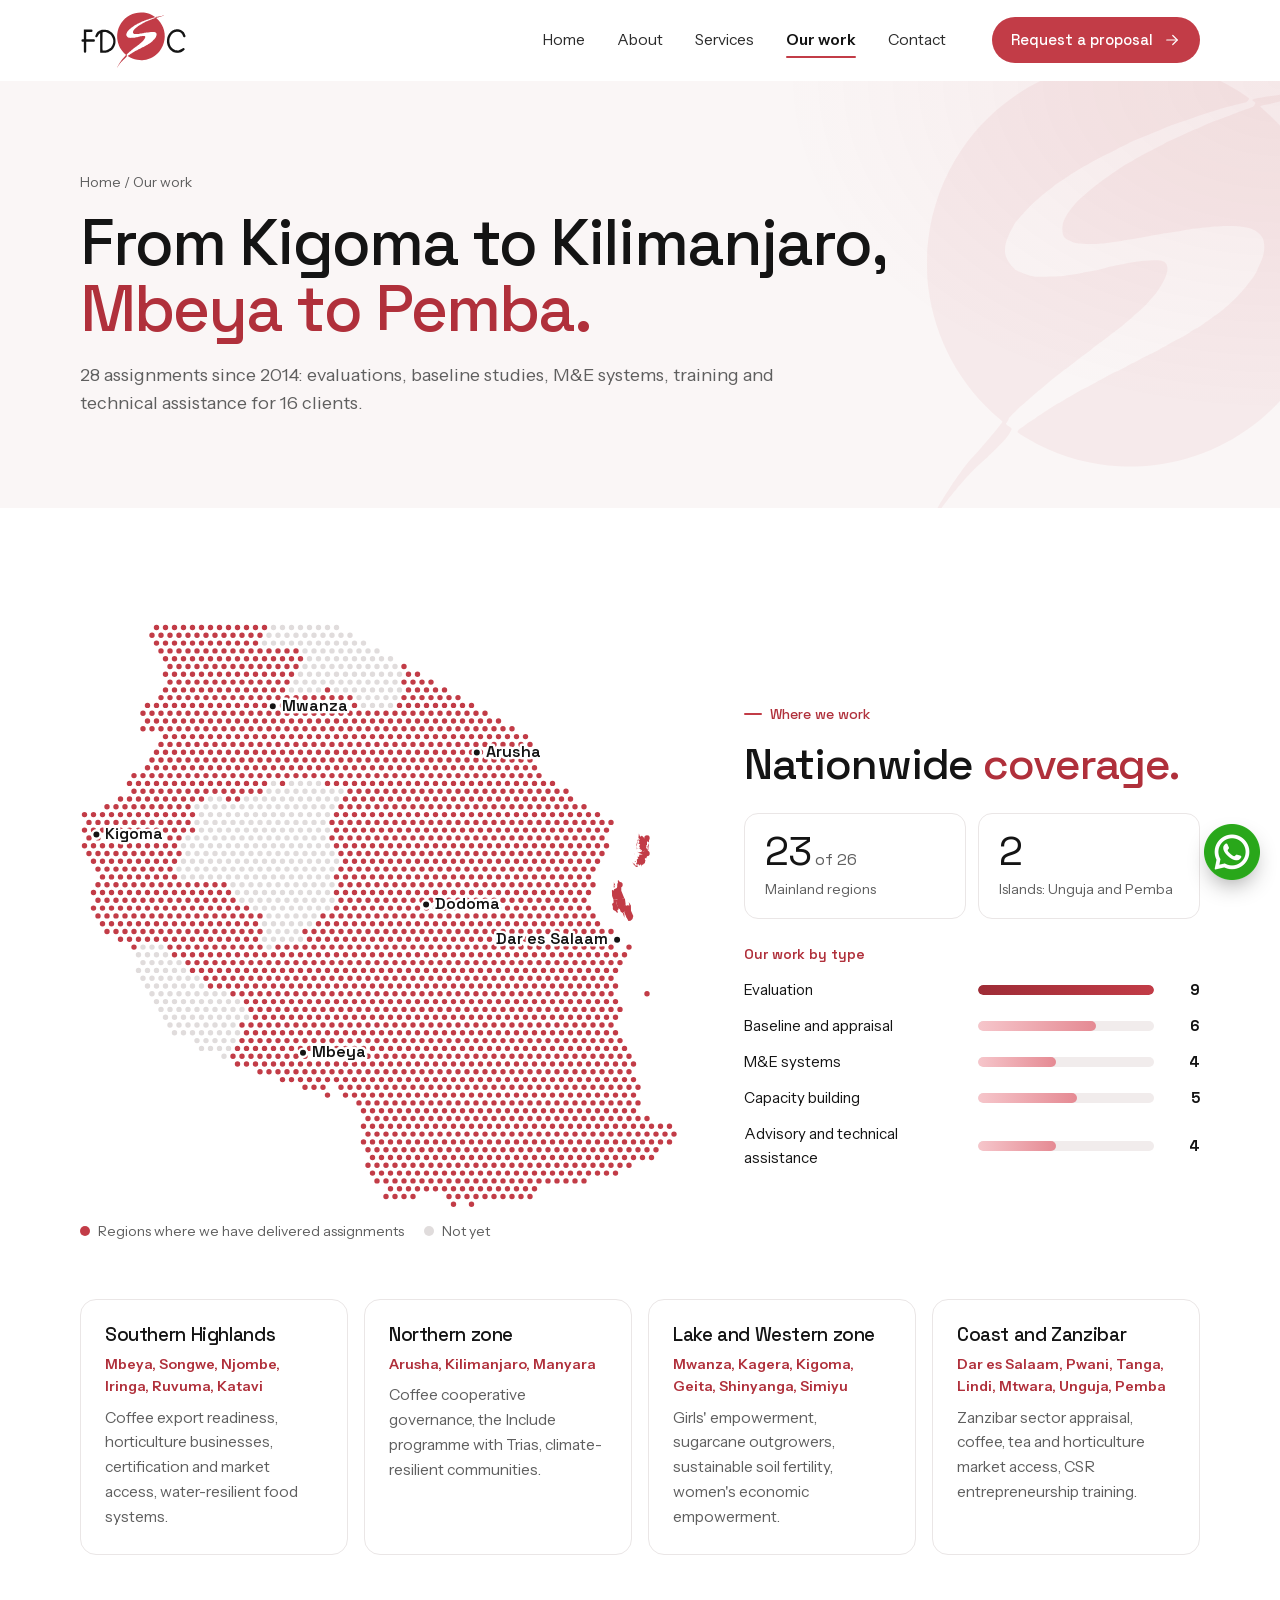
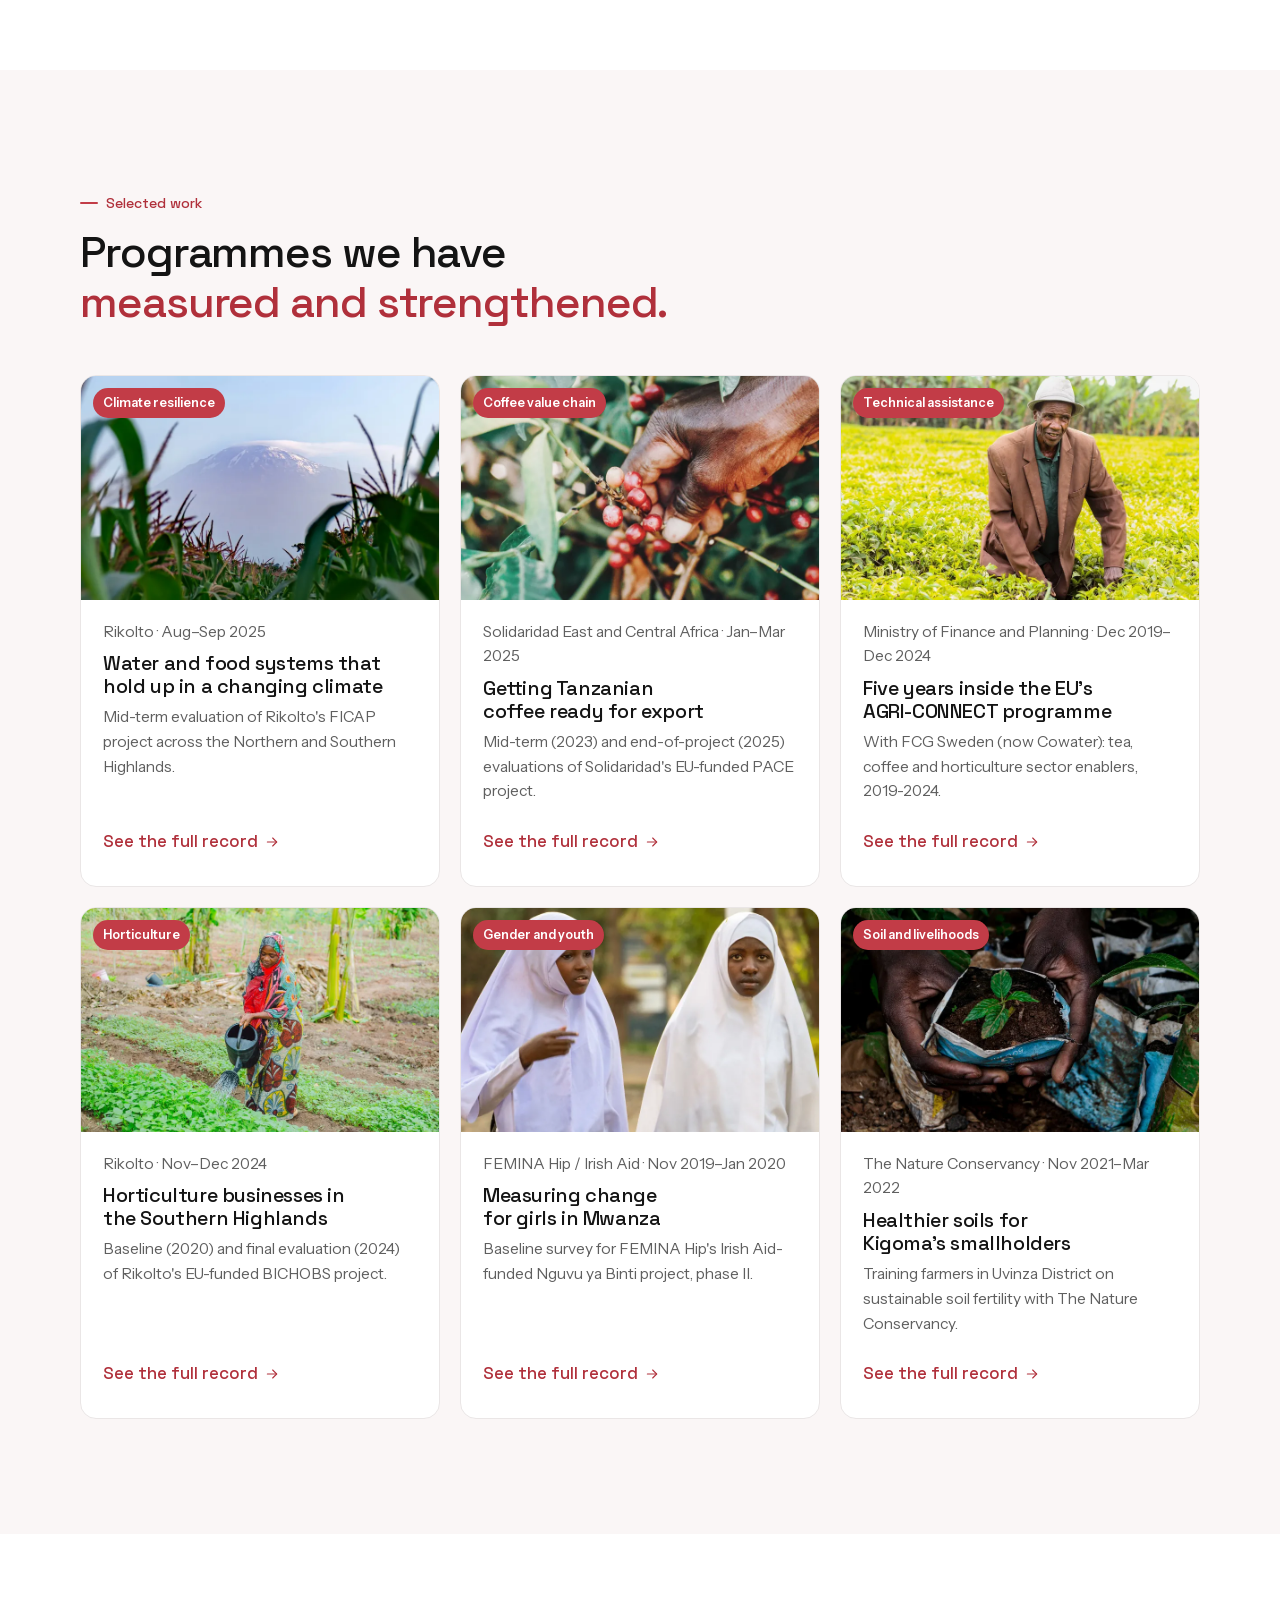
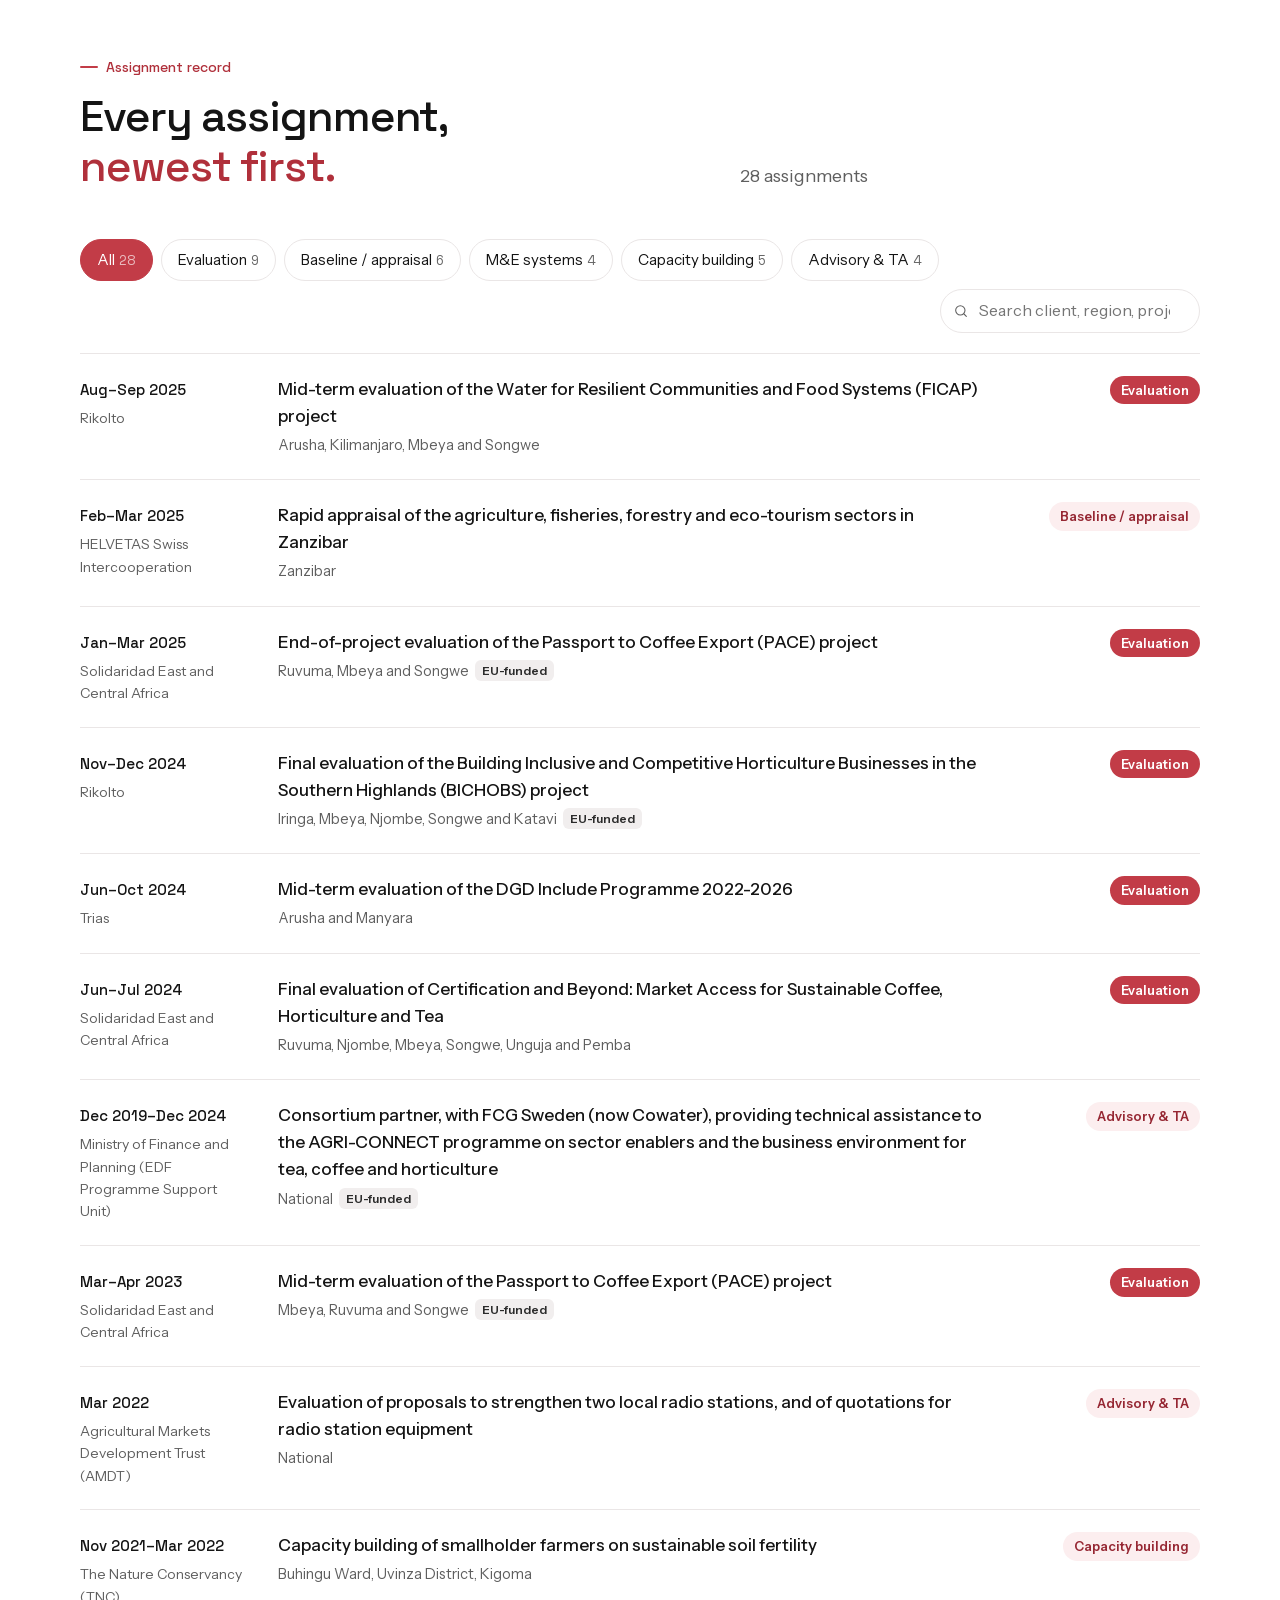
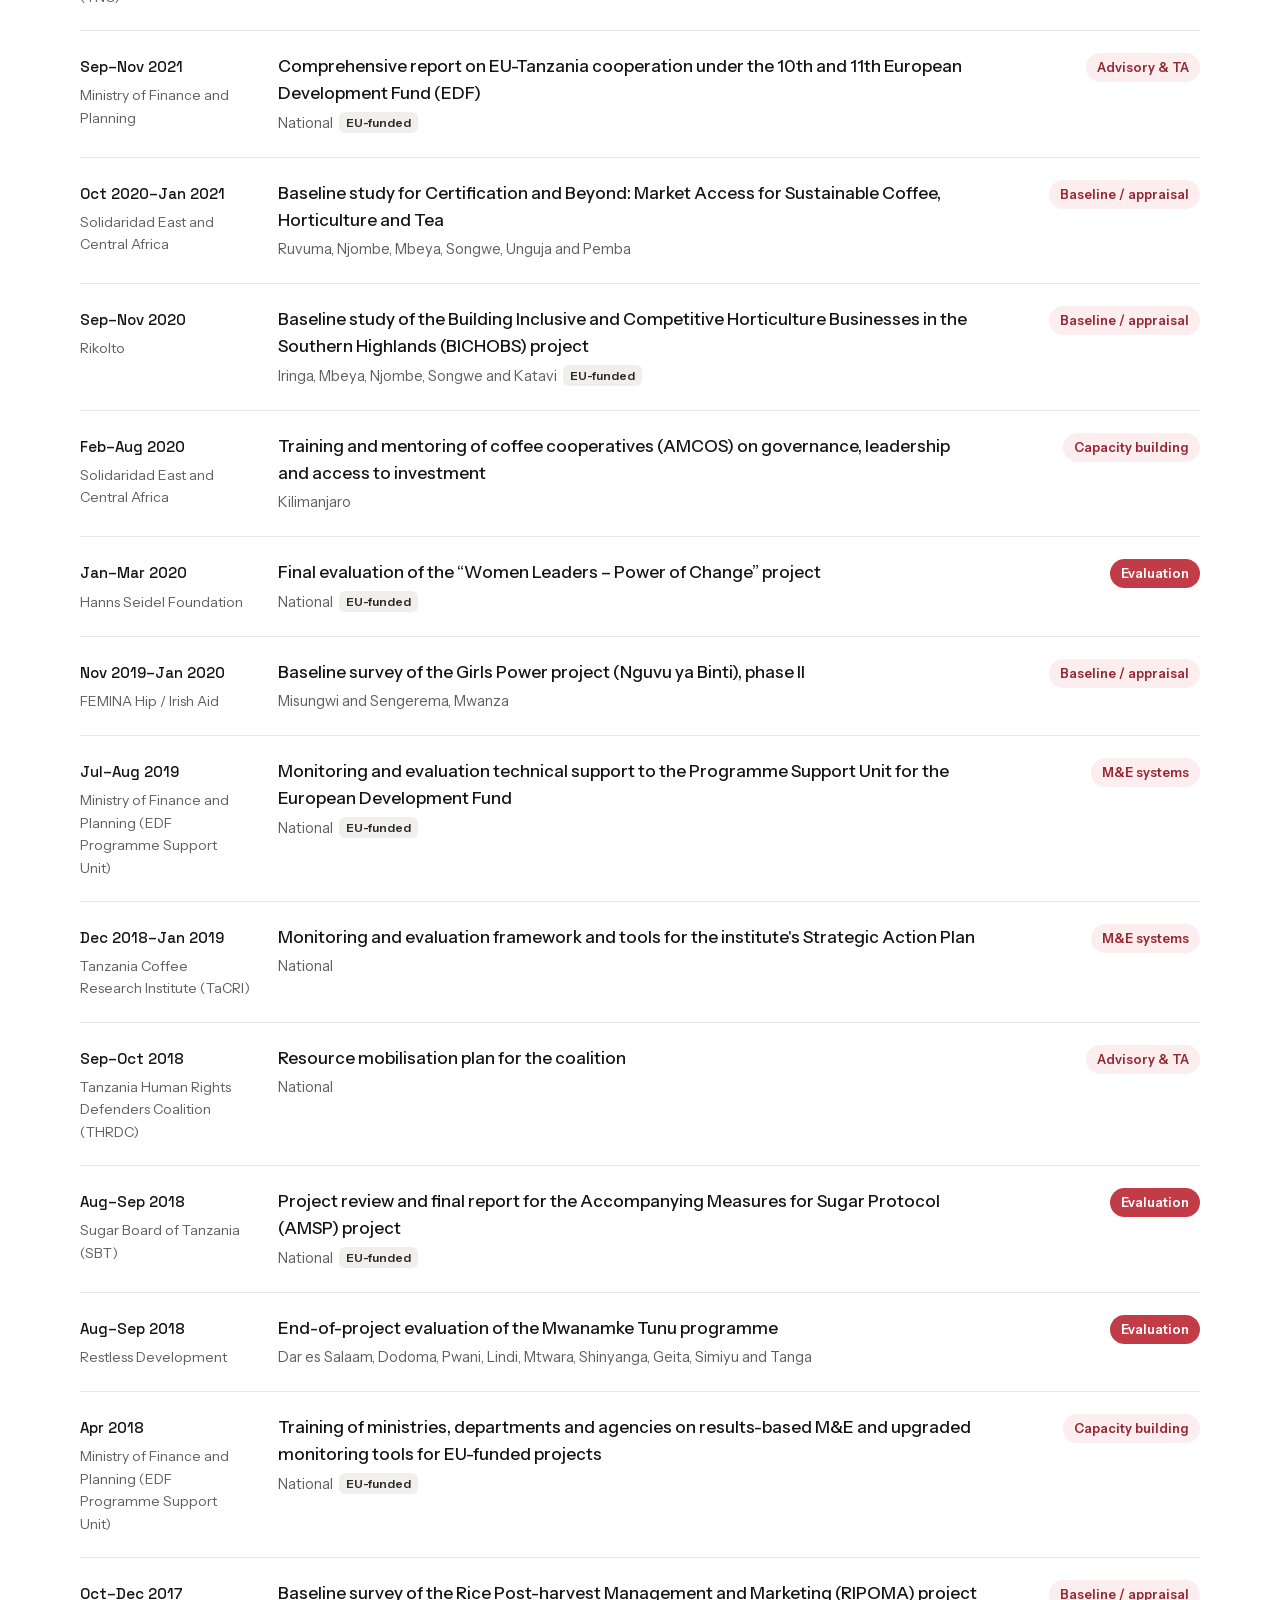
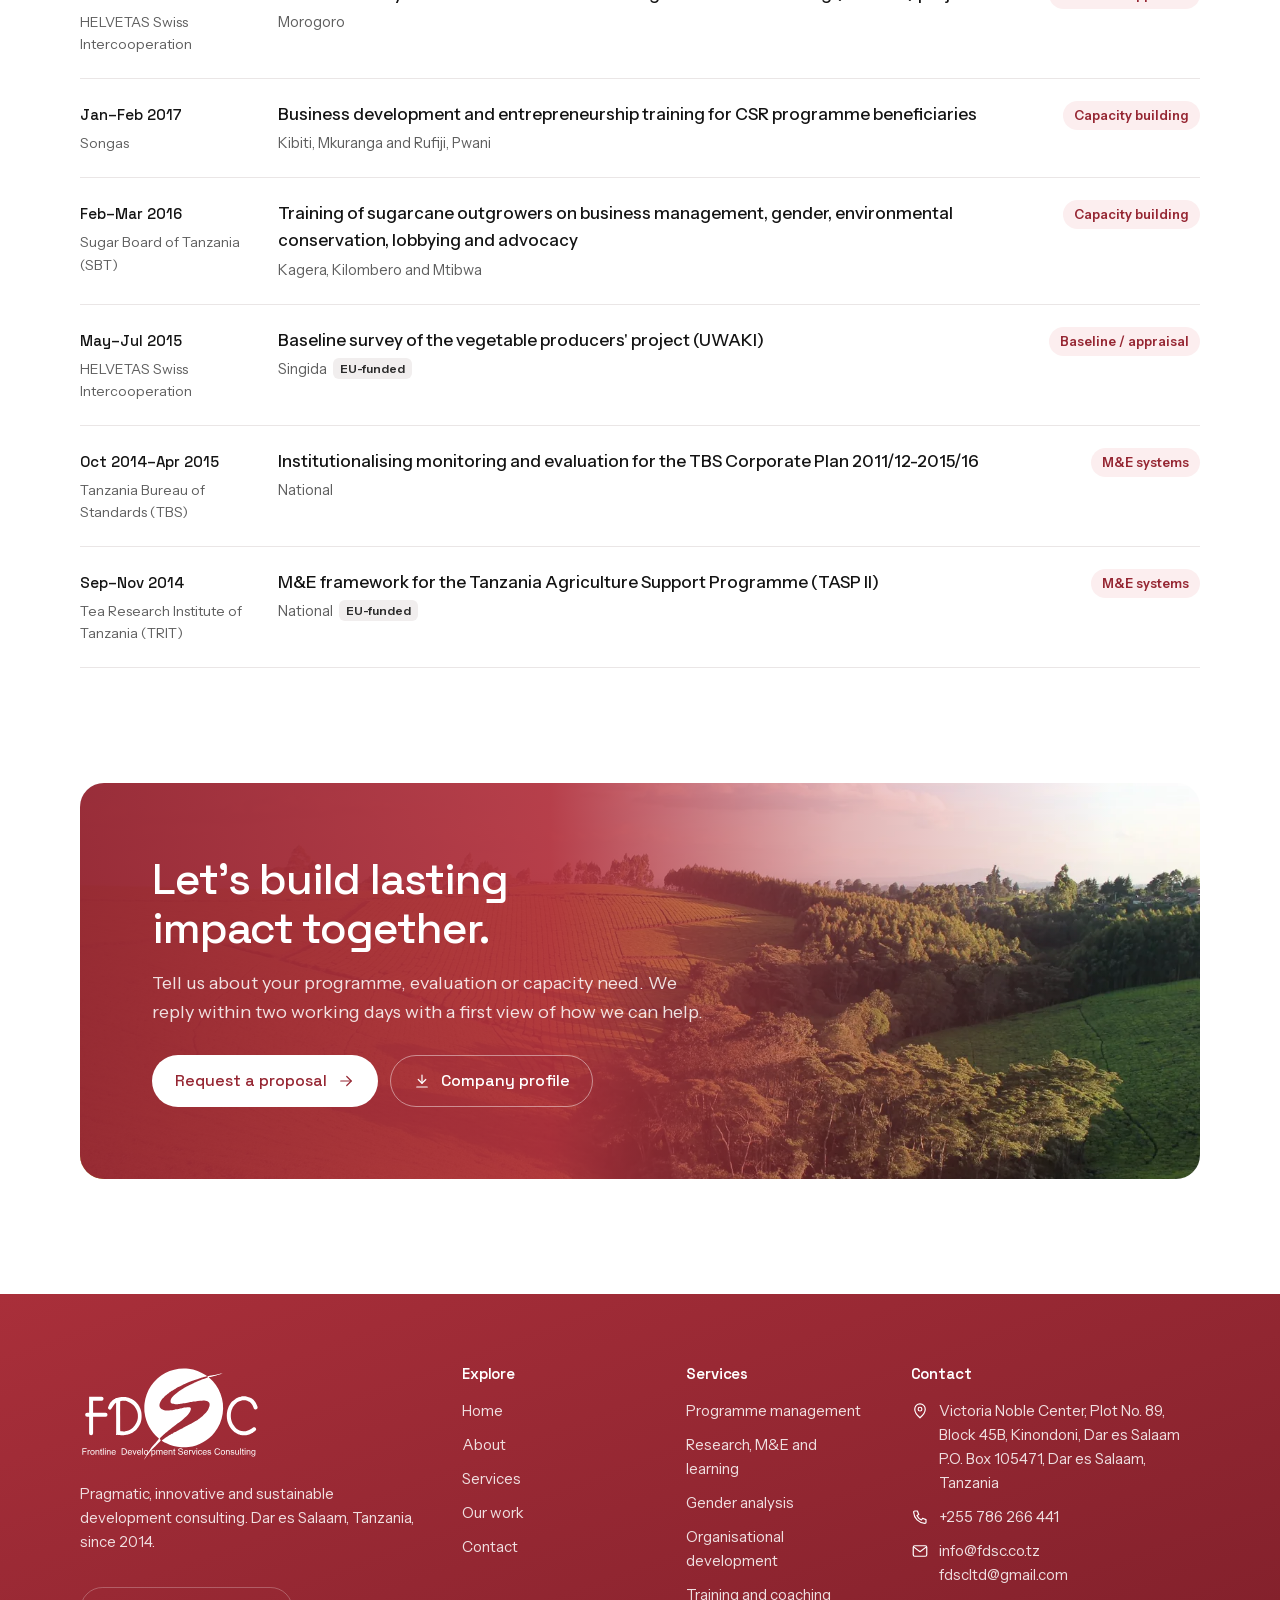
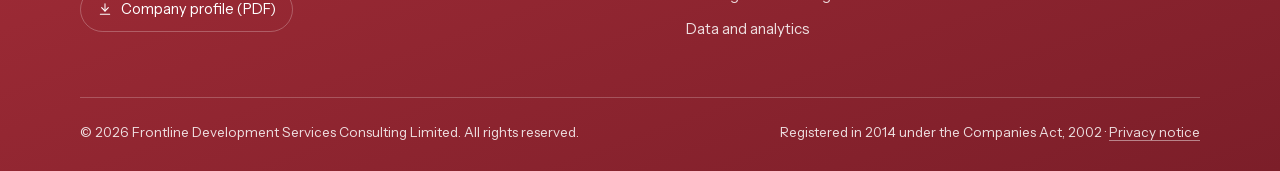
<file: website/work.html>
<!doctype html>
<html lang="en-GB">
<head>
<meta charset="utf-8">
<meta name="viewport" content="width=device-width, initial-scale=1">
<title>Our work | 28 assignments across Tanzania | FDSC</title>
<meta name="description" content="28 evaluations, baselines, M&amp;E systems, training and advisory assignments for Solidaridad, Rikolto, HELVETAS, TNC, the Ministry of Finance and others since 2014.">
<link rel="canonical" href="https://www.fdsc.co.tz/work.html">
<meta property="og:type" content="website">
<meta property="og:site_name" content="FDSC">
<meta property="og:locale" content="en_GB">
<meta property="og:title" content="Our work | 28 assignments across Tanzania | FDSC">
<meta property="og:description" content="28 evaluations, baselines, M&amp;E systems, training and advisory assignments for Solidaridad, Rikolto, HELVETAS, TNC, the Ministry of Finance and others since 2014.">
<meta property="og:url" content="https://www.fdsc.co.tz/work.html">
<meta property="og:image" content="https://www.fdsc.co.tz/assets/brand/og-image.jpg">
<meta property="og:image:width" content="1200">
<meta property="og:image:height" content="630">
<meta property="og:image:alt" content="FDSC logo, the line &ldquo;Turning strategy into measurable results.&rdquo; and a dot map of Tanzania">
<meta name="twitter:card" content="summary_large_image">
<meta name="twitter:title" content="Our work | 28 assignments across Tanzania | FDSC">
<meta name="twitter:description" content="28 evaluations, baselines, M&amp;E systems, training and advisory assignments for Solidaridad, Rikolto, HELVETAS, TNC, the Ministry of Finance and others since 2014.">
<meta name="twitter:image" content="https://www.fdsc.co.tz/assets/brand/og-image.jpg">
<meta name="theme-color" content="#C23C47">
<link rel="icon" href="favicon.ico" sizes="48x48">
<link rel="icon" href="assets/brand/fdsc-favicon.svg" type="image/svg+xml">
<link rel="apple-touch-icon" href="assets/brand/apple-touch-icon.png">
<link rel="manifest" href="site.webmanifest">
<link rel="preload" href="assets/fonts/SpaceGrotesk-latin.woff2" as="font" type="font/woff2" crossorigin>
<link rel="preload" href="assets/fonts/InstrumentSans-latin.woff2" as="font" type="font/woff2" crossorigin>
<link rel="stylesheet" href="assets/fonts/fonts.css">
<link rel="stylesheet" href="assets/css/site.css?v=4">
<script type="application/ld+json">{"@context": "https://schema.org", "@graph": [{"@type": "ProfessionalService", "@id": "https://www.fdsc.co.tz/#org", "name": "Frontline Development Services Consulting Limited", "alternateName": "FDSC", "url": "https://www.fdsc.co.tz/", "logo": "https://www.fdsc.co.tz/assets/brand/fdsc-logo.svg", "image": "https://www.fdsc.co.tz/assets/brand/og-image.jpg", "email": "info@fdsc.co.tz", "telephone": "+255 786 266 441", "foundingDate": "2014", "description": "FDSC is a Tanzanian development and management consultancy. Since 2014 we have helped government, development partners, foundations, NGOs and businesses find out what works, strengthen the people and systems behind it, and prove the results.", "slogan": "Turning strategy into measurable results.", "address": {"@type": "PostalAddress", "streetAddress": "Victoria Noble Center, Plot No. 89, Block 45B, Kinondoni", "postOfficeBoxNumber": "105471", "addressLocality": "Dar es Salaam", "addressCountry": "TZ"}, "openingHours": "Mo-Fr 08:30-17:00", "hasMap": "https://www.google.com/maps/search/?api=1&query=Victoria+Noble+Center+Kinondoni+Dar+es+Salaam", "areaServed": [{"@type": "Country", "name": "Tanzania"}, {"@type": "Place", "name": "Zanzibar"}], "knowsAbout": ["Programme and project management", "Research, monitoring, evaluation and learning", "Gender analysis and mainstreaming", "Organisational development and sustainability", "Training, mentoring and coaching", "Data management and analytics", "Performance management and development", "Business management and entrepreneurship", "Agribusiness value chain management"]}, {"@type": "WebSite", "@id": "https://www.fdsc.co.tz/#site", "url": "https://www.fdsc.co.tz/", "name": "FDSC", "publisher": {"@id": "https://www.fdsc.co.tz/#org"}, "inLanguage": "en-GB"}, {"@type": "BreadcrumbList", "itemListElement": [{"@type": "ListItem", "position": 1, "name": "Home", "item": "https://www.fdsc.co.tz/"}, {"@type": "ListItem", "position": 2, "name": "Our work", "item": "https://www.fdsc.co.tz/work.html"}]}]}</script>
</head>
<body>
<a class="skip" href="#main">Skip to content</a>
<header class="top">
  <div class="wrap top__in">
    <a class="brand" href="index.html" aria-label="FDSC home"><img class="logo" src="assets/brand/fdsc-wordmark.svg" width="188" height="100" alt="FDSC"></a>
    <nav class="nav" aria-label="Main"><a href="index.html">Home</a><a href="about.html">About</a><a href="services.html">Services</a><a href="work.html" aria-current="page">Our work</a><a href="contact.html">Contact</a></nav>
    <div class="top__cta"><a class="btn btn--red" href="contact.html"><span class="top__lg">Request a proposal</span><span class="top__sm">Contact us</span><svg class="ic" viewBox="0 0 24 24" fill="none" stroke="currentColor" stroke-width="1.6" stroke-linecap="round" stroke-linejoin="round" aria-hidden="true"><path d="M5 12h14"/><path d="m13 6 6 6-6 6"/></svg></a></div>
    <button class="menu-btn" type="button" aria-expanded="false" aria-controls="mnav" aria-label="Menu">
      <span class="i-open"><svg class="ic" viewBox="0 0 24 24" fill="none" stroke="currentColor" stroke-width="1.6" stroke-linecap="round" stroke-linejoin="round" aria-hidden="true"><path d="M4 7h16M4 12h16M4 17h16"/></svg></span><span class="i-close" hidden><svg class="ic" viewBox="0 0 24 24" fill="none" stroke="currentColor" stroke-width="1.6" stroke-linecap="round" stroke-linejoin="round" aria-hidden="true"><path d="M6 6l12 12M18 6 6 18"/></svg></span></button>
  </div>
</header>
<nav class="mnav" id="mnav" aria-label="Mobile">
  <a href="index.html">Home<svg class="ic" viewBox="0 0 24 24" fill="none" stroke="currentColor" stroke-width="1.6" stroke-linecap="round" stroke-linejoin="round" aria-hidden="true"><path d="M5 12h14"/><path d="m13 6 6 6-6 6"/></svg></a><a href="about.html">About<svg class="ic" viewBox="0 0 24 24" fill="none" stroke="currentColor" stroke-width="1.6" stroke-linecap="round" stroke-linejoin="round" aria-hidden="true"><path d="M5 12h14"/><path d="m13 6 6 6-6 6"/></svg></a><a href="services.html">Services<svg class="ic" viewBox="0 0 24 24" fill="none" stroke="currentColor" stroke-width="1.6" stroke-linecap="round" stroke-linejoin="round" aria-hidden="true"><path d="M5 12h14"/><path d="m13 6 6 6-6 6"/></svg></a><a href="work.html" aria-current="page">Our work<svg class="ic" viewBox="0 0 24 24" fill="none" stroke="currentColor" stroke-width="1.6" stroke-linecap="round" stroke-linejoin="round" aria-hidden="true"><path d="M5 12h14"/><path d="m13 6 6 6-6 6"/></svg></a><a href="contact.html">Contact<svg class="ic" viewBox="0 0 24 24" fill="none" stroke="currentColor" stroke-width="1.6" stroke-linecap="round" stroke-linejoin="round" aria-hidden="true"><path d="M5 12h14"/><path d="m13 6 6 6-6 6"/></svg></a>
  <a class="btn btn--red" href="contact.html">Request a proposal</a>
  <div class="mnav__contact">
    <a href="tel:+255786266441"><svg class="ic" viewBox="0 0 24 24" fill="none" stroke="currentColor" stroke-width="1.6" stroke-linecap="round" stroke-linejoin="round" aria-hidden="true"><path d="M5 4h3.5l1.8 4.6-2.3 1.4a11 11 0 0 0 6 6l1.4-2.3L20 15.5V19a1.5 1.5 0 0 1-1.6 1.5A16 16 0 0 1 3.5 5.6 1.5 1.5 0 0 1 5 4z"/></svg>+255 786 266 441</a>
    <a href="mailto:info@fdsc.co.tz"><svg class="ic" viewBox="0 0 24 24" fill="none" stroke="currentColor" stroke-width="1.6" stroke-linecap="round" stroke-linejoin="round" aria-hidden="true"><rect x="3" y="5" width="18" height="14" rx="2"/><path d="m3.5 6.5 8.5 6.5 8.5-6.5"/></svg>info@fdsc.co.tz</a>
  </div>
</nav>
<main id="main">
<section class="phead">
  <img class="phead__mark" src="assets/brand/fdsc-mark.svg" alt="" width="420" height="480">
  <div class="wrap">
    <nav class="crumbs" aria-label="Breadcrumb"><a href="index.html">Home</a> / <span aria-current="page">Our work</span></nav>
    <h1 class="h1">From Kigoma to Kilimanjaro, <span class="accent">Mbeya to Pemba.</span></h1>
    <p class="lead">28 assignments since 2014: evaluations, baseline studies, M&amp;E systems, training and technical assistance for 16 clients.</p>
  </div>
</section>
<section class="section">
  <div class="wrap mapsec">
    <div class="rv"><svg class="tzmap" viewBox="0 0 600 585" role="img" aria-label="Map of Tanzania showing the regions where FDSC has worked"><path class="dots off" stroke-width="5.4" d="M193.5 4.5h0M202.5 4.5h0M211.5 4.5h0M220.5 4.5h0M229.5 4.5h0M238.5 4.5h0M247.5 4.5h0M256.5 4.5h0M189.0 12.3h0M198.0 12.3h0M207.0 12.3h0M216.0 12.3h0M225.0 12.3h0M234.0 12.3h0M243.0 12.3h0M252.0 12.3h0M261.0 12.3h0M270.0 12.3h0M184.5 20.1h0M193.5 20.1h0M202.5 20.1h0M211.5 20.1h0M220.5 20.1h0M229.5 20.1h0M238.5 20.1h0M247.5 20.1h0M256.5 20.1h0M265.5 20.1h0M274.5 20.1h0M283.5 20.1h0M225.0 27.9h0M234.0 27.9h0M243.0 27.9h0M252.0 27.9h0M261.0 27.9h0M270.0 27.9h0M279.0 27.9h0M288.0 27.9h0M297.0 27.9h0M229.5 35.7h0M238.5 35.7h0M247.5 35.7h0M256.5 35.7h0M265.5 35.7h0M274.5 35.7h0M283.5 35.7h0M292.5 35.7h0M301.5 35.7h0M310.5 35.7h0M225.0 43.5h0M234.0 43.5h0M243.0 43.5h0M252.0 43.5h0M261.0 43.5h0M270.0 43.5h0M279.0 43.5h0M288.0 43.5h0M297.0 43.5h0M306.0 43.5h0M315.0 43.5h0M220.5 51.3h0M229.5 51.3h0M238.5 51.3h0M247.5 51.3h0M256.5 51.3h0M265.5 51.3h0M274.5 51.3h0M283.5 51.3h0M292.5 51.3h0M301.5 51.3h0M310.5 51.3h0M319.5 51.3h0M216.0 59.1h0M225.0 59.1h0M234.0 59.1h0M243.0 59.1h0M252.0 59.1h0M261.0 59.1h0M270.0 59.1h0M279.0 59.1h0M288.0 59.1h0M297.0 59.1h0M306.0 59.1h0M315.0 59.1h0M211.5 66.9h0M220.5 66.9h0M229.5 66.9h0M238.5 66.9h0M256.5 66.9h0M265.5 66.9h0M274.5 66.9h0M283.5 66.9h0M292.5 66.9h0M301.5 66.9h0M310.5 66.9h0M319.5 66.9h0M279.0 74.6h0M288.0 74.6h0M297.0 74.6h0M306.0 74.6h0M315.0 74.6h0M283.5 82.4h0M292.5 82.4h0M301.5 82.4h0M310.5 82.4h0M193.5 160.4h0M211.5 160.4h0M220.5 160.4h0M229.5 160.4h0M238.5 160.4h0M189.0 168.2h0M198.0 168.2h0M207.0 168.2h0M216.0 168.2h0M225.0 168.2h0M234.0 168.2h0M243.0 168.2h0M252.0 168.2h0M261.0 168.2h0M130.5 176.0h0M139.5 176.0h0M166.5 176.0h0M175.5 176.0h0M184.5 176.0h0M193.5 176.0h0M202.5 176.0h0M211.5 176.0h0M220.5 176.0h0M229.5 176.0h0M238.5 176.0h0M247.5 176.0h0M256.5 176.0h0M117.0 183.8h0M126.0 183.8h0M135.0 183.8h0M144.0 183.8h0M153.0 183.8h0M162.0 183.8h0M171.0 183.8h0M180.0 183.8h0M189.0 183.8h0M198.0 183.8h0M207.0 183.8h0M216.0 183.8h0M225.0 183.8h0M234.0 183.8h0M243.0 183.8h0M252.0 183.8h0M121.5 191.6h0M130.5 191.6h0M139.5 191.6h0M148.5 191.6h0M157.5 191.6h0M166.5 191.6h0M175.5 191.6h0M184.5 191.6h0M193.5 191.6h0M202.5 191.6h0M211.5 191.6h0M220.5 191.6h0M229.5 191.6h0M238.5 191.6h0M247.5 191.6h0M117.0 199.4h0M126.0 199.4h0M135.0 199.4h0M144.0 199.4h0M153.0 199.4h0M162.0 199.4h0M171.0 199.4h0M180.0 199.4h0M189.0 199.4h0M198.0 199.4h0M207.0 199.4h0M216.0 199.4h0M225.0 199.4h0M234.0 199.4h0M243.0 199.4h0M121.5 207.1h0M130.5 207.1h0M139.5 207.1h0M148.5 207.1h0M157.5 207.1h0M166.5 207.1h0M175.5 207.1h0M184.5 207.1h0M193.5 207.1h0M202.5 207.1h0M211.5 207.1h0M220.5 207.1h0M229.5 207.1h0M238.5 207.1h0M247.5 207.1h0M108.0 214.9h0M117.0 214.9h0M126.0 214.9h0M135.0 214.9h0M144.0 214.9h0M153.0 214.9h0M162.0 214.9h0M171.0 214.9h0M180.0 214.9h0M189.0 214.9h0M198.0 214.9h0M207.0 214.9h0M216.0 214.9h0M225.0 214.9h0M234.0 214.9h0M243.0 214.9h0M103.5 222.7h0M112.5 222.7h0M121.5 222.7h0M130.5 222.7h0M139.5 222.7h0M148.5 222.7h0M157.5 222.7h0M166.5 222.7h0M175.5 222.7h0M184.5 222.7h0M193.5 222.7h0M202.5 222.7h0M211.5 222.7h0M220.5 222.7h0M229.5 222.7h0M238.5 222.7h0M247.5 222.7h0M108.0 230.5h0M117.0 230.5h0M126.0 230.5h0M135.0 230.5h0M144.0 230.5h0M153.0 230.5h0M162.0 230.5h0M171.0 230.5h0M180.0 230.5h0M189.0 230.5h0M198.0 230.5h0M207.0 230.5h0M216.0 230.5h0M225.0 230.5h0M234.0 230.5h0M243.0 230.5h0M252.0 230.5h0M103.5 238.3h0M112.5 238.3h0M121.5 238.3h0M130.5 238.3h0M139.5 238.3h0M148.5 238.3h0M157.5 238.3h0M166.5 238.3h0M175.5 238.3h0M184.5 238.3h0M193.5 238.3h0M202.5 238.3h0M211.5 238.3h0M220.5 238.3h0M229.5 238.3h0M238.5 238.3h0M247.5 238.3h0M256.5 238.3h0M99.0 246.1h0M108.0 246.1h0M117.0 246.1h0M126.0 246.1h0M135.0 246.1h0M144.0 246.1h0M153.0 246.1h0M162.0 246.1h0M171.0 246.1h0M180.0 246.1h0M189.0 246.1h0M198.0 246.1h0M207.0 246.1h0M216.0 246.1h0M225.0 246.1h0M234.0 246.1h0M243.0 246.1h0M252.0 246.1h0M103.5 253.9h0M112.5 253.9h0M121.5 253.9h0M130.5 253.9h0M139.5 253.9h0M148.5 253.9h0M157.5 253.9h0M166.5 253.9h0M175.5 253.9h0M184.5 253.9h0M193.5 253.9h0M202.5 253.9h0M211.5 253.9h0M220.5 253.9h0M229.5 253.9h0M238.5 253.9h0M247.5 253.9h0M153.0 261.7h0M162.0 261.7h0M171.0 261.7h0M180.0 261.7h0M189.0 261.7h0M198.0 261.7h0M207.0 261.7h0M216.0 261.7h0M225.0 261.7h0M234.0 261.7h0M243.0 261.7h0M252.0 261.7h0M157.5 269.5h0M166.5 269.5h0M175.5 269.5h0M184.5 269.5h0M193.5 269.5h0M202.5 269.5h0M211.5 269.5h0M220.5 269.5h0M229.5 269.5h0M238.5 269.5h0M247.5 269.5h0M162.0 277.3h0M171.0 277.3h0M180.0 277.3h0M189.0 277.3h0M198.0 277.3h0M207.0 277.3h0M216.0 277.3h0M225.0 277.3h0M234.0 277.3h0M243.0 277.3h0M252.0 277.3h0M175.5 285.1h0M184.5 285.1h0M193.5 285.1h0M202.5 285.1h0M211.5 285.1h0M220.5 285.1h0M229.5 285.1h0M238.5 285.1h0M247.5 285.1h0M189.0 292.9h0M198.0 292.9h0M207.0 292.9h0M216.0 292.9h0M225.0 292.9h0M234.0 292.9h0M184.5 300.7h0M193.5 300.7h0M202.5 300.7h0M211.5 300.7h0M220.5 300.7h0M229.5 300.7h0M189.0 308.5h0M198.0 308.5h0M207.0 308.5h0M216.0 308.5h0M184.5 316.3h0M193.5 316.3h0M202.5 316.3h0M211.5 316.3h0M220.5 316.3h0M63.0 324.1h0M72.0 324.1h0M81.0 324.1h0M189.0 324.1h0M58.5 331.8h0M67.5 331.8h0M76.5 331.8h0M85.5 331.8h0M63.0 339.6h0M72.0 339.6h0M81.0 339.6h0M90.0 339.6h0M99.0 339.6h0M58.5 347.4h0M67.5 347.4h0M76.5 347.4h0M85.5 347.4h0M94.5 347.4h0M103.5 347.4h0M63.0 355.2h0M72.0 355.2h0M81.0 355.2h0M90.0 355.2h0M99.0 355.2h0M108.0 355.2h0M117.0 355.2h0M67.5 363.0h0M76.5 363.0h0M85.5 363.0h0M94.5 363.0h0M103.5 363.0h0M112.5 363.0h0M121.5 363.0h0M72.0 370.8h0M81.0 370.8h0M90.0 370.8h0M99.0 370.8h0M108.0 370.8h0M117.0 370.8h0M126.0 370.8h0M135.0 370.8h0M144.0 370.8h0M76.5 378.6h0M85.5 378.6h0M94.5 378.6h0M103.5 378.6h0M112.5 378.6h0M121.5 378.6h0M130.5 378.6h0M139.5 378.6h0M148.5 378.6h0M157.5 378.6h0M81.0 386.4h0M90.0 386.4h0M99.0 386.4h0M108.0 386.4h0M117.0 386.4h0M126.0 386.4h0M135.0 386.4h0M144.0 386.4h0M153.0 386.4h0M162.0 386.4h0M85.5 394.2h0M94.5 394.2h0M103.5 394.2h0M112.5 394.2h0M121.5 394.2h0M130.5 394.2h0M139.5 394.2h0M148.5 394.2h0M157.5 394.2h0M166.5 394.2h0M90.0 402.0h0M99.0 402.0h0M108.0 402.0h0M117.0 402.0h0M126.0 402.0h0M135.0 402.0h0M144.0 402.0h0M153.0 402.0h0M94.5 409.8h0M103.5 409.8h0M112.5 409.8h0M121.5 409.8h0M130.5 409.8h0M139.5 409.8h0M148.5 409.8h0M157.5 409.8h0M117.0 417.6h0M126.0 417.6h0M135.0 417.6h0M144.0 417.6h0M153.0 417.6h0M121.5 425.4h0M130.5 425.4h0M139.5 425.4h0M148.5 425.4h0M144.0 433.2h0"/><path class="dots on" stroke-width="5.4" d="M76.5 4.5h0M85.5 4.5h0M94.5 4.5h0M103.5 4.5h0M112.5 4.5h0M121.5 4.5h0M130.5 4.5h0M139.5 4.5h0M148.5 4.5h0M157.5 4.5h0M166.5 4.5h0M175.5 4.5h0M184.5 4.5h0M72.0 12.3h0M81.0 12.3h0M90.0 12.3h0M99.0 12.3h0M108.0 12.3h0M117.0 12.3h0M126.0 12.3h0M135.0 12.3h0M144.0 12.3h0M153.0 12.3h0M162.0 12.3h0M171.0 12.3h0M180.0 12.3h0M76.5 20.1h0M85.5 20.1h0M94.5 20.1h0M103.5 20.1h0M112.5 20.1h0M121.5 20.1h0M130.5 20.1h0M139.5 20.1h0M148.5 20.1h0M157.5 20.1h0M166.5 20.1h0M175.5 20.1h0M81.0 27.9h0M90.0 27.9h0M99.0 27.9h0M108.0 27.9h0M117.0 27.9h0M126.0 27.9h0M135.0 27.9h0M144.0 27.9h0M153.0 27.9h0M162.0 27.9h0M171.0 27.9h0M180.0 27.9h0M189.0 27.9h0M198.0 27.9h0M207.0 27.9h0M216.0 27.9h0M85.5 35.7h0M94.5 35.7h0M103.5 35.7h0M112.5 35.7h0M121.5 35.7h0M130.5 35.7h0M139.5 35.7h0M148.5 35.7h0M157.5 35.7h0M166.5 35.7h0M175.5 35.7h0M184.5 35.7h0M193.5 35.7h0M202.5 35.7h0M211.5 35.7h0M220.5 35.7h0M90.0 43.5h0M99.0 43.5h0M108.0 43.5h0M117.0 43.5h0M126.0 43.5h0M135.0 43.5h0M144.0 43.5h0M153.0 43.5h0M162.0 43.5h0M171.0 43.5h0M180.0 43.5h0M189.0 43.5h0M198.0 43.5h0M207.0 43.5h0M216.0 43.5h0M324.0 43.5h0M85.5 51.3h0M94.5 51.3h0M103.5 51.3h0M112.5 51.3h0M121.5 51.3h0M130.5 51.3h0M139.5 51.3h0M148.5 51.3h0M157.5 51.3h0M166.5 51.3h0M175.5 51.3h0M184.5 51.3h0M193.5 51.3h0M202.5 51.3h0M211.5 51.3h0M328.5 51.3h0M337.5 51.3h0M90.0 59.1h0M99.0 59.1h0M108.0 59.1h0M117.0 59.1h0M126.0 59.1h0M135.0 59.1h0M144.0 59.1h0M153.0 59.1h0M162.0 59.1h0M171.0 59.1h0M180.0 59.1h0M189.0 59.1h0M198.0 59.1h0M207.0 59.1h0M324.0 59.1h0M333.0 59.1h0M342.0 59.1h0M351.0 59.1h0M85.5 66.9h0M94.5 66.9h0M103.5 66.9h0M112.5 66.9h0M121.5 66.9h0M130.5 66.9h0M139.5 66.9h0M148.5 66.9h0M157.5 66.9h0M166.5 66.9h0M175.5 66.9h0M184.5 66.9h0M193.5 66.9h0M202.5 66.9h0M247.5 66.9h0M328.5 66.9h0M337.5 66.9h0M346.5 66.9h0M355.5 66.9h0M364.5 66.9h0M81.0 74.6h0M90.0 74.6h0M99.0 74.6h0M108.0 74.6h0M117.0 74.6h0M126.0 74.6h0M135.0 74.6h0M144.0 74.6h0M153.0 74.6h0M162.0 74.6h0M171.0 74.6h0M180.0 74.6h0M189.0 74.6h0M198.0 74.6h0M207.0 74.6h0M216.0 74.6h0M225.0 74.6h0M234.0 74.6h0M243.0 74.6h0M252.0 74.6h0M261.0 74.6h0M270.0 74.6h0M324.0 74.6h0M333.0 74.6h0M342.0 74.6h0M351.0 74.6h0M360.0 74.6h0M369.0 74.6h0M378.0 74.6h0M67.5 82.4h0M76.5 82.4h0M85.5 82.4h0M94.5 82.4h0M103.5 82.4h0M112.5 82.4h0M121.5 82.4h0M130.5 82.4h0M139.5 82.4h0M148.5 82.4h0M157.5 82.4h0M166.5 82.4h0M175.5 82.4h0M184.5 82.4h0M193.5 82.4h0M202.5 82.4h0M211.5 82.4h0M220.5 82.4h0M229.5 82.4h0M238.5 82.4h0M247.5 82.4h0M256.5 82.4h0M265.5 82.4h0M274.5 82.4h0M319.5 82.4h0M328.5 82.4h0M337.5 82.4h0M346.5 82.4h0M355.5 82.4h0M364.5 82.4h0M373.5 82.4h0M382.5 82.4h0M391.5 82.4h0M63.0 90.2h0M72.0 90.2h0M81.0 90.2h0M90.0 90.2h0M99.0 90.2h0M108.0 90.2h0M117.0 90.2h0M126.0 90.2h0M135.0 90.2h0M144.0 90.2h0M153.0 90.2h0M162.0 90.2h0M171.0 90.2h0M180.0 90.2h0M189.0 90.2h0M198.0 90.2h0M207.0 90.2h0M216.0 90.2h0M225.0 90.2h0M234.0 90.2h0M243.0 90.2h0M252.0 90.2h0M261.0 90.2h0M270.0 90.2h0M279.0 90.2h0M288.0 90.2h0M297.0 90.2h0M306.0 90.2h0M315.0 90.2h0M324.0 90.2h0M333.0 90.2h0M342.0 90.2h0M351.0 90.2h0M360.0 90.2h0M369.0 90.2h0M378.0 90.2h0M387.0 90.2h0M396.0 90.2h0M405.0 90.2h0M67.5 98.0h0M76.5 98.0h0M85.5 98.0h0M94.5 98.0h0M103.5 98.0h0M112.5 98.0h0M121.5 98.0h0M130.5 98.0h0M139.5 98.0h0M148.5 98.0h0M157.5 98.0h0M166.5 98.0h0M175.5 98.0h0M184.5 98.0h0M193.5 98.0h0M202.5 98.0h0M211.5 98.0h0M220.5 98.0h0M229.5 98.0h0M238.5 98.0h0M247.5 98.0h0M256.5 98.0h0M265.5 98.0h0M274.5 98.0h0M283.5 98.0h0M292.5 98.0h0M301.5 98.0h0M310.5 98.0h0M319.5 98.0h0M328.5 98.0h0M337.5 98.0h0M346.5 98.0h0M355.5 98.0h0M364.5 98.0h0M373.5 98.0h0M382.5 98.0h0M391.5 98.0h0M400.5 98.0h0M409.5 98.0h0M418.5 98.0h0M63.0 105.8h0M72.0 105.8h0M81.0 105.8h0M90.0 105.8h0M99.0 105.8h0M108.0 105.8h0M117.0 105.8h0M126.0 105.8h0M135.0 105.8h0M144.0 105.8h0M153.0 105.8h0M162.0 105.8h0M171.0 105.8h0M180.0 105.8h0M189.0 105.8h0M198.0 105.8h0M207.0 105.8h0M216.0 105.8h0M225.0 105.8h0M234.0 105.8h0M243.0 105.8h0M252.0 105.8h0M261.0 105.8h0M270.0 105.8h0M279.0 105.8h0M288.0 105.8h0M297.0 105.8h0M306.0 105.8h0M315.0 105.8h0M324.0 105.8h0M333.0 105.8h0M342.0 105.8h0M351.0 105.8h0M360.0 105.8h0M369.0 105.8h0M378.0 105.8h0M387.0 105.8h0M396.0 105.8h0M405.0 105.8h0M414.0 105.8h0M423.0 105.8h0M432.0 105.8h0M85.5 113.6h0M94.5 113.6h0M103.5 113.6h0M112.5 113.6h0M121.5 113.6h0M130.5 113.6h0M139.5 113.6h0M148.5 113.6h0M157.5 113.6h0M166.5 113.6h0M175.5 113.6h0M184.5 113.6h0M193.5 113.6h0M202.5 113.6h0M211.5 113.6h0M220.5 113.6h0M229.5 113.6h0M238.5 113.6h0M247.5 113.6h0M256.5 113.6h0M265.5 113.6h0M274.5 113.6h0M283.5 113.6h0M292.5 113.6h0M301.5 113.6h0M310.5 113.6h0M319.5 113.6h0M328.5 113.6h0M337.5 113.6h0M346.5 113.6h0M355.5 113.6h0M364.5 113.6h0M373.5 113.6h0M382.5 113.6h0M391.5 113.6h0M400.5 113.6h0M409.5 113.6h0M418.5 113.6h0M427.5 113.6h0M436.5 113.6h0M445.5 113.6h0M81.0 121.4h0M90.0 121.4h0M99.0 121.4h0M108.0 121.4h0M117.0 121.4h0M126.0 121.4h0M135.0 121.4h0M144.0 121.4h0M153.0 121.4h0M162.0 121.4h0M171.0 121.4h0M180.0 121.4h0M189.0 121.4h0M198.0 121.4h0M207.0 121.4h0M216.0 121.4h0M225.0 121.4h0M234.0 121.4h0M243.0 121.4h0M252.0 121.4h0M261.0 121.4h0M270.0 121.4h0M279.0 121.4h0M288.0 121.4h0M297.0 121.4h0M306.0 121.4h0M315.0 121.4h0M324.0 121.4h0M333.0 121.4h0M342.0 121.4h0M351.0 121.4h0M360.0 121.4h0M369.0 121.4h0M378.0 121.4h0M387.0 121.4h0M396.0 121.4h0M405.0 121.4h0M414.0 121.4h0M423.0 121.4h0M432.0 121.4h0M441.0 121.4h0M450.0 121.4h0M76.5 129.2h0M85.5 129.2h0M94.5 129.2h0M103.5 129.2h0M112.5 129.2h0M121.5 129.2h0M130.5 129.2h0M139.5 129.2h0M148.5 129.2h0M157.5 129.2h0M166.5 129.2h0M175.5 129.2h0M184.5 129.2h0M193.5 129.2h0M202.5 129.2h0M211.5 129.2h0M220.5 129.2h0M229.5 129.2h0M238.5 129.2h0M247.5 129.2h0M256.5 129.2h0M265.5 129.2h0M274.5 129.2h0M283.5 129.2h0M292.5 129.2h0M301.5 129.2h0M310.5 129.2h0M319.5 129.2h0M328.5 129.2h0M337.5 129.2h0M346.5 129.2h0M355.5 129.2h0M364.5 129.2h0M373.5 129.2h0M382.5 129.2h0M391.5 129.2h0M400.5 129.2h0M409.5 129.2h0M418.5 129.2h0M427.5 129.2h0M436.5 129.2h0M445.5 129.2h0M72.0 137.0h0M81.0 137.0h0M90.0 137.0h0M99.0 137.0h0M108.0 137.0h0M117.0 137.0h0M126.0 137.0h0M135.0 137.0h0M144.0 137.0h0M153.0 137.0h0M162.0 137.0h0M171.0 137.0h0M180.0 137.0h0M189.0 137.0h0M198.0 137.0h0M207.0 137.0h0M216.0 137.0h0M225.0 137.0h0M234.0 137.0h0M243.0 137.0h0M252.0 137.0h0M261.0 137.0h0M270.0 137.0h0M279.0 137.0h0M288.0 137.0h0M297.0 137.0h0M306.0 137.0h0M315.0 137.0h0M324.0 137.0h0M333.0 137.0h0M342.0 137.0h0M351.0 137.0h0M360.0 137.0h0M369.0 137.0h0M378.0 137.0h0M387.0 137.0h0M396.0 137.0h0M405.0 137.0h0M414.0 137.0h0M423.0 137.0h0M432.0 137.0h0M441.0 137.0h0M450.0 137.0h0M67.5 144.8h0M76.5 144.8h0M85.5 144.8h0M94.5 144.8h0M103.5 144.8h0M112.5 144.8h0M121.5 144.8h0M130.5 144.8h0M139.5 144.8h0M148.5 144.8h0M157.5 144.8h0M166.5 144.8h0M175.5 144.8h0M184.5 144.8h0M193.5 144.8h0M202.5 144.8h0M211.5 144.8h0M220.5 144.8h0M229.5 144.8h0M238.5 144.8h0M247.5 144.8h0M256.5 144.8h0M265.5 144.8h0M274.5 144.8h0M283.5 144.8h0M292.5 144.8h0M301.5 144.8h0M310.5 144.8h0M319.5 144.8h0M328.5 144.8h0M337.5 144.8h0M346.5 144.8h0M355.5 144.8h0M364.5 144.8h0M373.5 144.8h0M382.5 144.8h0M391.5 144.8h0M400.5 144.8h0M409.5 144.8h0M418.5 144.8h0M427.5 144.8h0M436.5 144.8h0M445.5 144.8h0M454.5 144.8h0M54.0 152.6h0M63.0 152.6h0M72.0 152.6h0M81.0 152.6h0M90.0 152.6h0M99.0 152.6h0M108.0 152.6h0M117.0 152.6h0M126.0 152.6h0M135.0 152.6h0M144.0 152.6h0M153.0 152.6h0M162.0 152.6h0M171.0 152.6h0M180.0 152.6h0M189.0 152.6h0M198.0 152.6h0M207.0 152.6h0M216.0 152.6h0M225.0 152.6h0M234.0 152.6h0M243.0 152.6h0M252.0 152.6h0M261.0 152.6h0M270.0 152.6h0M279.0 152.6h0M288.0 152.6h0M297.0 152.6h0M306.0 152.6h0M315.0 152.6h0M324.0 152.6h0M333.0 152.6h0M342.0 152.6h0M351.0 152.6h0M360.0 152.6h0M369.0 152.6h0M378.0 152.6h0M387.0 152.6h0M396.0 152.6h0M405.0 152.6h0M414.0 152.6h0M423.0 152.6h0M432.0 152.6h0M441.0 152.6h0M450.0 152.6h0M459.0 152.6h0M49.5 160.4h0M58.5 160.4h0M67.5 160.4h0M76.5 160.4h0M85.5 160.4h0M94.5 160.4h0M103.5 160.4h0M112.5 160.4h0M121.5 160.4h0M130.5 160.4h0M139.5 160.4h0M148.5 160.4h0M157.5 160.4h0M166.5 160.4h0M175.5 160.4h0M184.5 160.4h0M202.5 160.4h0M247.5 160.4h0M256.5 160.4h0M265.5 160.4h0M274.5 160.4h0M283.5 160.4h0M292.5 160.4h0M301.5 160.4h0M310.5 160.4h0M319.5 160.4h0M328.5 160.4h0M337.5 160.4h0M346.5 160.4h0M355.5 160.4h0M364.5 160.4h0M373.5 160.4h0M382.5 160.4h0M391.5 160.4h0M400.5 160.4h0M409.5 160.4h0M418.5 160.4h0M427.5 160.4h0M436.5 160.4h0M445.5 160.4h0M454.5 160.4h0M463.5 160.4h0M472.5 160.4h0M54.0 168.2h0M63.0 168.2h0M72.0 168.2h0M81.0 168.2h0M90.0 168.2h0M99.0 168.2h0M108.0 168.2h0M117.0 168.2h0M126.0 168.2h0M135.0 168.2h0M144.0 168.2h0M153.0 168.2h0M162.0 168.2h0M171.0 168.2h0M180.0 168.2h0M270.0 168.2h0M279.0 168.2h0M288.0 168.2h0M297.0 168.2h0M306.0 168.2h0M315.0 168.2h0M324.0 168.2h0M333.0 168.2h0M342.0 168.2h0M351.0 168.2h0M360.0 168.2h0M369.0 168.2h0M378.0 168.2h0M387.0 168.2h0M396.0 168.2h0M405.0 168.2h0M414.0 168.2h0M423.0 168.2h0M432.0 168.2h0M441.0 168.2h0M450.0 168.2h0M459.0 168.2h0M468.0 168.2h0M477.0 168.2h0M486.0 168.2h0M40.5 176.0h0M49.5 176.0h0M58.5 176.0h0M67.5 176.0h0M76.5 176.0h0M85.5 176.0h0M94.5 176.0h0M103.5 176.0h0M112.5 176.0h0M121.5 176.0h0M148.5 176.0h0M157.5 176.0h0M265.5 176.0h0M274.5 176.0h0M283.5 176.0h0M292.5 176.0h0M301.5 176.0h0M310.5 176.0h0M319.5 176.0h0M328.5 176.0h0M337.5 176.0h0M346.5 176.0h0M355.5 176.0h0M364.5 176.0h0M373.5 176.0h0M382.5 176.0h0M391.5 176.0h0M400.5 176.0h0M409.5 176.0h0M418.5 176.0h0M427.5 176.0h0M436.5 176.0h0M445.5 176.0h0M454.5 176.0h0M463.5 176.0h0M472.5 176.0h0M481.5 176.0h0M490.5 176.0h0M27.0 183.8h0M36.0 183.8h0M45.0 183.8h0M54.0 183.8h0M63.0 183.8h0M72.0 183.8h0M81.0 183.8h0M90.0 183.8h0M99.0 183.8h0M108.0 183.8h0M261.0 183.8h0M270.0 183.8h0M279.0 183.8h0M288.0 183.8h0M297.0 183.8h0M306.0 183.8h0M315.0 183.8h0M324.0 183.8h0M333.0 183.8h0M342.0 183.8h0M351.0 183.8h0M360.0 183.8h0M369.0 183.8h0M378.0 183.8h0M387.0 183.8h0M396.0 183.8h0M405.0 183.8h0M414.0 183.8h0M423.0 183.8h0M432.0 183.8h0M441.0 183.8h0M450.0 183.8h0M459.0 183.8h0M468.0 183.8h0M477.0 183.8h0M486.0 183.8h0M495.0 183.8h0M504.0 183.8h0M4.5 191.6h0M13.5 191.6h0M22.5 191.6h0M31.5 191.6h0M40.5 191.6h0M49.5 191.6h0M58.5 191.6h0M67.5 191.6h0M76.5 191.6h0M85.5 191.6h0M94.5 191.6h0M103.5 191.6h0M112.5 191.6h0M256.5 191.6h0M265.5 191.6h0M274.5 191.6h0M283.5 191.6h0M292.5 191.6h0M301.5 191.6h0M310.5 191.6h0M319.5 191.6h0M328.5 191.6h0M337.5 191.6h0M346.5 191.6h0M355.5 191.6h0M364.5 191.6h0M373.5 191.6h0M382.5 191.6h0M391.5 191.6h0M400.5 191.6h0M409.5 191.6h0M418.5 191.6h0M427.5 191.6h0M436.5 191.6h0M445.5 191.6h0M454.5 191.6h0M463.5 191.6h0M472.5 191.6h0M481.5 191.6h0M490.5 191.6h0M499.5 191.6h0M508.5 191.6h0M517.5 191.6h0M9.0 199.4h0M18.0 199.4h0M27.0 199.4h0M36.0 199.4h0M45.0 199.4h0M54.0 199.4h0M63.0 199.4h0M72.0 199.4h0M81.0 199.4h0M90.0 199.4h0M99.0 199.4h0M108.0 199.4h0M252.0 199.4h0M261.0 199.4h0M270.0 199.4h0M279.0 199.4h0M288.0 199.4h0M297.0 199.4h0M306.0 199.4h0M315.0 199.4h0M324.0 199.4h0M333.0 199.4h0M342.0 199.4h0M351.0 199.4h0M360.0 199.4h0M369.0 199.4h0M378.0 199.4h0M387.0 199.4h0M396.0 199.4h0M405.0 199.4h0M414.0 199.4h0M423.0 199.4h0M432.0 199.4h0M441.0 199.4h0M450.0 199.4h0M459.0 199.4h0M468.0 199.4h0M477.0 199.4h0M486.0 199.4h0M495.0 199.4h0M504.0 199.4h0M513.0 199.4h0M522.0 199.4h0M531.0 199.4h0M4.5 207.1h0M13.5 207.1h0M22.5 207.1h0M31.5 207.1h0M40.5 207.1h0M49.5 207.1h0M58.5 207.1h0M67.5 207.1h0M76.5 207.1h0M85.5 207.1h0M94.5 207.1h0M103.5 207.1h0M112.5 207.1h0M256.5 207.1h0M265.5 207.1h0M274.5 207.1h0M283.5 207.1h0M292.5 207.1h0M301.5 207.1h0M310.5 207.1h0M319.5 207.1h0M328.5 207.1h0M337.5 207.1h0M346.5 207.1h0M355.5 207.1h0M364.5 207.1h0M373.5 207.1h0M382.5 207.1h0M391.5 207.1h0M400.5 207.1h0M409.5 207.1h0M418.5 207.1h0M427.5 207.1h0M436.5 207.1h0M445.5 207.1h0M454.5 207.1h0M463.5 207.1h0M472.5 207.1h0M481.5 207.1h0M490.5 207.1h0M499.5 207.1h0M508.5 207.1h0M517.5 207.1h0M526.5 207.1h0M9.0 214.9h0M18.0 214.9h0M27.0 214.9h0M36.0 214.9h0M45.0 214.9h0M54.0 214.9h0M63.0 214.9h0M72.0 214.9h0M81.0 214.9h0M90.0 214.9h0M99.0 214.9h0M252.0 214.9h0M261.0 214.9h0M270.0 214.9h0M279.0 214.9h0M288.0 214.9h0M297.0 214.9h0M306.0 214.9h0M315.0 214.9h0M324.0 214.9h0M333.0 214.9h0M342.0 214.9h0M351.0 214.9h0M360.0 214.9h0M369.0 214.9h0M378.0 214.9h0M387.0 214.9h0M396.0 214.9h0M405.0 214.9h0M414.0 214.9h0M423.0 214.9h0M432.0 214.9h0M441.0 214.9h0M450.0 214.9h0M459.0 214.9h0M468.0 214.9h0M477.0 214.9h0M486.0 214.9h0M495.0 214.9h0M504.0 214.9h0M513.0 214.9h0M522.0 214.9h0M567.0 214.9h0M4.5 222.7h0M13.5 222.7h0M22.5 222.7h0M31.5 222.7h0M40.5 222.7h0M49.5 222.7h0M58.5 222.7h0M67.5 222.7h0M76.5 222.7h0M85.5 222.7h0M94.5 222.7h0M256.5 222.7h0M265.5 222.7h0M274.5 222.7h0M283.5 222.7h0M292.5 222.7h0M301.5 222.7h0M310.5 222.7h0M319.5 222.7h0M328.5 222.7h0M337.5 222.7h0M346.5 222.7h0M355.5 222.7h0M364.5 222.7h0M373.5 222.7h0M382.5 222.7h0M391.5 222.7h0M400.5 222.7h0M409.5 222.7h0M418.5 222.7h0M427.5 222.7h0M436.5 222.7h0M445.5 222.7h0M454.5 222.7h0M463.5 222.7h0M472.5 222.7h0M481.5 222.7h0M490.5 222.7h0M499.5 222.7h0M508.5 222.7h0M517.5 222.7h0M526.5 222.7h0M562.5 222.7h0M9.0 230.5h0M18.0 230.5h0M27.0 230.5h0M36.0 230.5h0M45.0 230.5h0M54.0 230.5h0M63.0 230.5h0M72.0 230.5h0M81.0 230.5h0M90.0 230.5h0M99.0 230.5h0M261.0 230.5h0M270.0 230.5h0M279.0 230.5h0M288.0 230.5h0M297.0 230.5h0M306.0 230.5h0M315.0 230.5h0M324.0 230.5h0M333.0 230.5h0M342.0 230.5h0M351.0 230.5h0M360.0 230.5h0M369.0 230.5h0M378.0 230.5h0M387.0 230.5h0M396.0 230.5h0M405.0 230.5h0M414.0 230.5h0M423.0 230.5h0M432.0 230.5h0M441.0 230.5h0M450.0 230.5h0M459.0 230.5h0M468.0 230.5h0M477.0 230.5h0M486.0 230.5h0M495.0 230.5h0M504.0 230.5h0M513.0 230.5h0M522.0 230.5h0M567.0 230.5h0M13.5 238.3h0M22.5 238.3h0M31.5 238.3h0M40.5 238.3h0M49.5 238.3h0M58.5 238.3h0M67.5 238.3h0M76.5 238.3h0M85.5 238.3h0M94.5 238.3h0M265.5 238.3h0M274.5 238.3h0M283.5 238.3h0M292.5 238.3h0M301.5 238.3h0M310.5 238.3h0M319.5 238.3h0M328.5 238.3h0M337.5 238.3h0M346.5 238.3h0M355.5 238.3h0M364.5 238.3h0M373.5 238.3h0M382.5 238.3h0M391.5 238.3h0M400.5 238.3h0M409.5 238.3h0M418.5 238.3h0M427.5 238.3h0M436.5 238.3h0M445.5 238.3h0M454.5 238.3h0M463.5 238.3h0M472.5 238.3h0M481.5 238.3h0M490.5 238.3h0M499.5 238.3h0M508.5 238.3h0M517.5 238.3h0M562.5 238.3h0M18.0 246.1h0M27.0 246.1h0M36.0 246.1h0M45.0 246.1h0M54.0 246.1h0M63.0 246.1h0M72.0 246.1h0M81.0 246.1h0M90.0 246.1h0M261.0 246.1h0M270.0 246.1h0M279.0 246.1h0M288.0 246.1h0M297.0 246.1h0M306.0 246.1h0M315.0 246.1h0M324.0 246.1h0M333.0 246.1h0M342.0 246.1h0M351.0 246.1h0M360.0 246.1h0M369.0 246.1h0M378.0 246.1h0M387.0 246.1h0M396.0 246.1h0M405.0 246.1h0M414.0 246.1h0M423.0 246.1h0M432.0 246.1h0M441.0 246.1h0M450.0 246.1h0M459.0 246.1h0M468.0 246.1h0M477.0 246.1h0M486.0 246.1h0M495.0 246.1h0M504.0 246.1h0M513.0 246.1h0M22.5 253.9h0M31.5 253.9h0M40.5 253.9h0M49.5 253.9h0M58.5 253.9h0M67.5 253.9h0M76.5 253.9h0M85.5 253.9h0M94.5 253.9h0M256.5 253.9h0M265.5 253.9h0M274.5 253.9h0M283.5 253.9h0M292.5 253.9h0M301.5 253.9h0M310.5 253.9h0M319.5 253.9h0M328.5 253.9h0M337.5 253.9h0M346.5 253.9h0M355.5 253.9h0M364.5 253.9h0M373.5 253.9h0M382.5 253.9h0M391.5 253.9h0M400.5 253.9h0M409.5 253.9h0M418.5 253.9h0M427.5 253.9h0M436.5 253.9h0M445.5 253.9h0M454.5 253.9h0M463.5 253.9h0M472.5 253.9h0M481.5 253.9h0M490.5 253.9h0M499.5 253.9h0M508.5 253.9h0M18.0 261.7h0M27.0 261.7h0M36.0 261.7h0M45.0 261.7h0M54.0 261.7h0M63.0 261.7h0M72.0 261.7h0M81.0 261.7h0M90.0 261.7h0M99.0 261.7h0M108.0 261.7h0M117.0 261.7h0M126.0 261.7h0M135.0 261.7h0M144.0 261.7h0M261.0 261.7h0M270.0 261.7h0M279.0 261.7h0M288.0 261.7h0M297.0 261.7h0M306.0 261.7h0M315.0 261.7h0M324.0 261.7h0M333.0 261.7h0M342.0 261.7h0M351.0 261.7h0M360.0 261.7h0M369.0 261.7h0M378.0 261.7h0M387.0 261.7h0M396.0 261.7h0M405.0 261.7h0M414.0 261.7h0M423.0 261.7h0M432.0 261.7h0M441.0 261.7h0M450.0 261.7h0M459.0 261.7h0M468.0 261.7h0M477.0 261.7h0M486.0 261.7h0M495.0 261.7h0M504.0 261.7h0M513.0 261.7h0M540.0 261.7h0M13.5 269.5h0M22.5 269.5h0M31.5 269.5h0M40.5 269.5h0M49.5 269.5h0M58.5 269.5h0M67.5 269.5h0M76.5 269.5h0M85.5 269.5h0M94.5 269.5h0M103.5 269.5h0M112.5 269.5h0M121.5 269.5h0M130.5 269.5h0M139.5 269.5h0M148.5 269.5h0M256.5 269.5h0M265.5 269.5h0M274.5 269.5h0M283.5 269.5h0M292.5 269.5h0M301.5 269.5h0M310.5 269.5h0M319.5 269.5h0M328.5 269.5h0M337.5 269.5h0M346.5 269.5h0M355.5 269.5h0M364.5 269.5h0M373.5 269.5h0M382.5 269.5h0M391.5 269.5h0M400.5 269.5h0M409.5 269.5h0M418.5 269.5h0M427.5 269.5h0M436.5 269.5h0M445.5 269.5h0M454.5 269.5h0M463.5 269.5h0M472.5 269.5h0M481.5 269.5h0M490.5 269.5h0M499.5 269.5h0M508.5 269.5h0M535.5 269.5h0M18.0 277.3h0M27.0 277.3h0M36.0 277.3h0M45.0 277.3h0M54.0 277.3h0M63.0 277.3h0M72.0 277.3h0M81.0 277.3h0M90.0 277.3h0M99.0 277.3h0M108.0 277.3h0M117.0 277.3h0M126.0 277.3h0M135.0 277.3h0M144.0 277.3h0M153.0 277.3h0M261.0 277.3h0M270.0 277.3h0M279.0 277.3h0M288.0 277.3h0M297.0 277.3h0M306.0 277.3h0M315.0 277.3h0M324.0 277.3h0M333.0 277.3h0M342.0 277.3h0M351.0 277.3h0M360.0 277.3h0M369.0 277.3h0M378.0 277.3h0M387.0 277.3h0M396.0 277.3h0M405.0 277.3h0M414.0 277.3h0M423.0 277.3h0M432.0 277.3h0M441.0 277.3h0M450.0 277.3h0M459.0 277.3h0M468.0 277.3h0M477.0 277.3h0M486.0 277.3h0M495.0 277.3h0M504.0 277.3h0M540.0 277.3h0M13.5 285.1h0M22.5 285.1h0M31.5 285.1h0M40.5 285.1h0M49.5 285.1h0M58.5 285.1h0M67.5 285.1h0M76.5 285.1h0M85.5 285.1h0M94.5 285.1h0M103.5 285.1h0M112.5 285.1h0M121.5 285.1h0M130.5 285.1h0M139.5 285.1h0M148.5 285.1h0M157.5 285.1h0M166.5 285.1h0M256.5 285.1h0M265.5 285.1h0M274.5 285.1h0M283.5 285.1h0M292.5 285.1h0M301.5 285.1h0M310.5 285.1h0M319.5 285.1h0M328.5 285.1h0M337.5 285.1h0M346.5 285.1h0M355.5 285.1h0M364.5 285.1h0M373.5 285.1h0M382.5 285.1h0M391.5 285.1h0M400.5 285.1h0M409.5 285.1h0M418.5 285.1h0M427.5 285.1h0M436.5 285.1h0M445.5 285.1h0M454.5 285.1h0M463.5 285.1h0M472.5 285.1h0M481.5 285.1h0M490.5 285.1h0M499.5 285.1h0M508.5 285.1h0M535.5 285.1h0M544.5 285.1h0M18.0 292.9h0M27.0 292.9h0M36.0 292.9h0M45.0 292.9h0M54.0 292.9h0M63.0 292.9h0M72.0 292.9h0M81.0 292.9h0M90.0 292.9h0M99.0 292.9h0M108.0 292.9h0M117.0 292.9h0M126.0 292.9h0M135.0 292.9h0M144.0 292.9h0M153.0 292.9h0M162.0 292.9h0M171.0 292.9h0M180.0 292.9h0M243.0 292.9h0M252.0 292.9h0M261.0 292.9h0M270.0 292.9h0M279.0 292.9h0M288.0 292.9h0M297.0 292.9h0M306.0 292.9h0M315.0 292.9h0M324.0 292.9h0M333.0 292.9h0M342.0 292.9h0M351.0 292.9h0M360.0 292.9h0M369.0 292.9h0M378.0 292.9h0M387.0 292.9h0M396.0 292.9h0M405.0 292.9h0M414.0 292.9h0M423.0 292.9h0M432.0 292.9h0M441.0 292.9h0M450.0 292.9h0M459.0 292.9h0M468.0 292.9h0M477.0 292.9h0M486.0 292.9h0M495.0 292.9h0M504.0 292.9h0M513.0 292.9h0M549.0 292.9h0M22.5 300.7h0M31.5 300.7h0M40.5 300.7h0M49.5 300.7h0M58.5 300.7h0M67.5 300.7h0M76.5 300.7h0M85.5 300.7h0M94.5 300.7h0M103.5 300.7h0M112.5 300.7h0M121.5 300.7h0M130.5 300.7h0M139.5 300.7h0M148.5 300.7h0M157.5 300.7h0M166.5 300.7h0M175.5 300.7h0M238.5 300.7h0M247.5 300.7h0M256.5 300.7h0M265.5 300.7h0M274.5 300.7h0M283.5 300.7h0M292.5 300.7h0M301.5 300.7h0M310.5 300.7h0M319.5 300.7h0M328.5 300.7h0M337.5 300.7h0M346.5 300.7h0M355.5 300.7h0M364.5 300.7h0M373.5 300.7h0M382.5 300.7h0M391.5 300.7h0M400.5 300.7h0M409.5 300.7h0M418.5 300.7h0M427.5 300.7h0M436.5 300.7h0M445.5 300.7h0M454.5 300.7h0M463.5 300.7h0M472.5 300.7h0M481.5 300.7h0M490.5 300.7h0M499.5 300.7h0M508.5 300.7h0M517.5 300.7h0M27.0 308.5h0M36.0 308.5h0M45.0 308.5h0M54.0 308.5h0M63.0 308.5h0M72.0 308.5h0M81.0 308.5h0M90.0 308.5h0M99.0 308.5h0M108.0 308.5h0M117.0 308.5h0M126.0 308.5h0M135.0 308.5h0M144.0 308.5h0M153.0 308.5h0M162.0 308.5h0M171.0 308.5h0M180.0 308.5h0M225.0 308.5h0M234.0 308.5h0M243.0 308.5h0M252.0 308.5h0M261.0 308.5h0M270.0 308.5h0M279.0 308.5h0M288.0 308.5h0M297.0 308.5h0M306.0 308.5h0M315.0 308.5h0M324.0 308.5h0M333.0 308.5h0M342.0 308.5h0M351.0 308.5h0M360.0 308.5h0M369.0 308.5h0M378.0 308.5h0M387.0 308.5h0M396.0 308.5h0M405.0 308.5h0M414.0 308.5h0M423.0 308.5h0M432.0 308.5h0M441.0 308.5h0M450.0 308.5h0M459.0 308.5h0M468.0 308.5h0M477.0 308.5h0M486.0 308.5h0M495.0 308.5h0M504.0 308.5h0M513.0 308.5h0M522.0 308.5h0M531.0 308.5h0M40.5 316.3h0M49.5 316.3h0M58.5 316.3h0M67.5 316.3h0M76.5 316.3h0M85.5 316.3h0M94.5 316.3h0M103.5 316.3h0M112.5 316.3h0M121.5 316.3h0M130.5 316.3h0M139.5 316.3h0M148.5 316.3h0M157.5 316.3h0M166.5 316.3h0M175.5 316.3h0M229.5 316.3h0M238.5 316.3h0M247.5 316.3h0M256.5 316.3h0M265.5 316.3h0M274.5 316.3h0M283.5 316.3h0M292.5 316.3h0M301.5 316.3h0M310.5 316.3h0M319.5 316.3h0M328.5 316.3h0M337.5 316.3h0M346.5 316.3h0M355.5 316.3h0M364.5 316.3h0M373.5 316.3h0M382.5 316.3h0M391.5 316.3h0M400.5 316.3h0M409.5 316.3h0M418.5 316.3h0M427.5 316.3h0M436.5 316.3h0M445.5 316.3h0M454.5 316.3h0M463.5 316.3h0M472.5 316.3h0M481.5 316.3h0M490.5 316.3h0M499.5 316.3h0M508.5 316.3h0M517.5 316.3h0M526.5 316.3h0M535.5 316.3h0M54.0 324.1h0M90.0 324.1h0M99.0 324.1h0M108.0 324.1h0M117.0 324.1h0M126.0 324.1h0M135.0 324.1h0M144.0 324.1h0M153.0 324.1h0M162.0 324.1h0M171.0 324.1h0M180.0 324.1h0M198.0 324.1h0M207.0 324.1h0M216.0 324.1h0M225.0 324.1h0M234.0 324.1h0M243.0 324.1h0M252.0 324.1h0M261.0 324.1h0M270.0 324.1h0M279.0 324.1h0M288.0 324.1h0M297.0 324.1h0M306.0 324.1h0M315.0 324.1h0M324.0 324.1h0M333.0 324.1h0M342.0 324.1h0M351.0 324.1h0M360.0 324.1h0M369.0 324.1h0M378.0 324.1h0M387.0 324.1h0M396.0 324.1h0M405.0 324.1h0M414.0 324.1h0M423.0 324.1h0M432.0 324.1h0M441.0 324.1h0M450.0 324.1h0M459.0 324.1h0M468.0 324.1h0M477.0 324.1h0M486.0 324.1h0M495.0 324.1h0M504.0 324.1h0M513.0 324.1h0M522.0 324.1h0M531.0 324.1h0M549.0 324.1h0M94.5 331.8h0M103.5 331.8h0M112.5 331.8h0M121.5 331.8h0M130.5 331.8h0M139.5 331.8h0M148.5 331.8h0M157.5 331.8h0M166.5 331.8h0M175.5 331.8h0M184.5 331.8h0M193.5 331.8h0M202.5 331.8h0M211.5 331.8h0M220.5 331.8h0M229.5 331.8h0M238.5 331.8h0M247.5 331.8h0M256.5 331.8h0M265.5 331.8h0M274.5 331.8h0M283.5 331.8h0M292.5 331.8h0M301.5 331.8h0M310.5 331.8h0M319.5 331.8h0M328.5 331.8h0M337.5 331.8h0M346.5 331.8h0M355.5 331.8h0M364.5 331.8h0M373.5 331.8h0M382.5 331.8h0M391.5 331.8h0M400.5 331.8h0M409.5 331.8h0M418.5 331.8h0M427.5 331.8h0M436.5 331.8h0M445.5 331.8h0M454.5 331.8h0M463.5 331.8h0M472.5 331.8h0M481.5 331.8h0M490.5 331.8h0M499.5 331.8h0M508.5 331.8h0M517.5 331.8h0M526.5 331.8h0M535.5 331.8h0M544.5 331.8h0M108.0 339.6h0M117.0 339.6h0M126.0 339.6h0M135.0 339.6h0M144.0 339.6h0M153.0 339.6h0M162.0 339.6h0M171.0 339.6h0M180.0 339.6h0M189.0 339.6h0M198.0 339.6h0M207.0 339.6h0M216.0 339.6h0M225.0 339.6h0M234.0 339.6h0M243.0 339.6h0M252.0 339.6h0M261.0 339.6h0M270.0 339.6h0M279.0 339.6h0M288.0 339.6h0M297.0 339.6h0M306.0 339.6h0M315.0 339.6h0M324.0 339.6h0M333.0 339.6h0M342.0 339.6h0M351.0 339.6h0M360.0 339.6h0M369.0 339.6h0M378.0 339.6h0M387.0 339.6h0M396.0 339.6h0M405.0 339.6h0M414.0 339.6h0M423.0 339.6h0M432.0 339.6h0M441.0 339.6h0M450.0 339.6h0M459.0 339.6h0M468.0 339.6h0M477.0 339.6h0M486.0 339.6h0M495.0 339.6h0M504.0 339.6h0M513.0 339.6h0M522.0 339.6h0M531.0 339.6h0M540.0 339.6h0M112.5 347.4h0M121.5 347.4h0M130.5 347.4h0M139.5 347.4h0M148.5 347.4h0M157.5 347.4h0M166.5 347.4h0M175.5 347.4h0M184.5 347.4h0M193.5 347.4h0M202.5 347.4h0M211.5 347.4h0M220.5 347.4h0M229.5 347.4h0M238.5 347.4h0M247.5 347.4h0M256.5 347.4h0M265.5 347.4h0M274.5 347.4h0M283.5 347.4h0M292.5 347.4h0M301.5 347.4h0M310.5 347.4h0M319.5 347.4h0M328.5 347.4h0M337.5 347.4h0M346.5 347.4h0M355.5 347.4h0M364.5 347.4h0M373.5 347.4h0M382.5 347.4h0M391.5 347.4h0M400.5 347.4h0M409.5 347.4h0M418.5 347.4h0M427.5 347.4h0M436.5 347.4h0M445.5 347.4h0M454.5 347.4h0M463.5 347.4h0M472.5 347.4h0M481.5 347.4h0M490.5 347.4h0M499.5 347.4h0M508.5 347.4h0M517.5 347.4h0M526.5 347.4h0M535.5 347.4h0M126.0 355.2h0M135.0 355.2h0M144.0 355.2h0M153.0 355.2h0M162.0 355.2h0M171.0 355.2h0M180.0 355.2h0M189.0 355.2h0M198.0 355.2h0M207.0 355.2h0M216.0 355.2h0M225.0 355.2h0M234.0 355.2h0M243.0 355.2h0M252.0 355.2h0M261.0 355.2h0M270.0 355.2h0M279.0 355.2h0M288.0 355.2h0M297.0 355.2h0M306.0 355.2h0M315.0 355.2h0M324.0 355.2h0M333.0 355.2h0M342.0 355.2h0M351.0 355.2h0M360.0 355.2h0M369.0 355.2h0M378.0 355.2h0M387.0 355.2h0M396.0 355.2h0M405.0 355.2h0M414.0 355.2h0M423.0 355.2h0M432.0 355.2h0M441.0 355.2h0M450.0 355.2h0M459.0 355.2h0M468.0 355.2h0M477.0 355.2h0M486.0 355.2h0M495.0 355.2h0M504.0 355.2h0M513.0 355.2h0M522.0 355.2h0M531.0 355.2h0M130.5 363.0h0M139.5 363.0h0M148.5 363.0h0M157.5 363.0h0M166.5 363.0h0M175.5 363.0h0M184.5 363.0h0M193.5 363.0h0M202.5 363.0h0M211.5 363.0h0M220.5 363.0h0M229.5 363.0h0M238.5 363.0h0M247.5 363.0h0M256.5 363.0h0M265.5 363.0h0M274.5 363.0h0M283.5 363.0h0M292.5 363.0h0M301.5 363.0h0M310.5 363.0h0M319.5 363.0h0M328.5 363.0h0M337.5 363.0h0M346.5 363.0h0M355.5 363.0h0M364.5 363.0h0M373.5 363.0h0M382.5 363.0h0M391.5 363.0h0M400.5 363.0h0M409.5 363.0h0M418.5 363.0h0M427.5 363.0h0M436.5 363.0h0M445.5 363.0h0M454.5 363.0h0M463.5 363.0h0M472.5 363.0h0M481.5 363.0h0M490.5 363.0h0M499.5 363.0h0M508.5 363.0h0M517.5 363.0h0M526.5 363.0h0M535.5 363.0h0M153.0 370.8h0M162.0 370.8h0M171.0 370.8h0M180.0 370.8h0M189.0 370.8h0M198.0 370.8h0M207.0 370.8h0M216.0 370.8h0M225.0 370.8h0M234.0 370.8h0M243.0 370.8h0M252.0 370.8h0M261.0 370.8h0M270.0 370.8h0M279.0 370.8h0M288.0 370.8h0M297.0 370.8h0M306.0 370.8h0M315.0 370.8h0M324.0 370.8h0M333.0 370.8h0M342.0 370.8h0M351.0 370.8h0M360.0 370.8h0M369.0 370.8h0M378.0 370.8h0M387.0 370.8h0M396.0 370.8h0M405.0 370.8h0M414.0 370.8h0M423.0 370.8h0M432.0 370.8h0M441.0 370.8h0M450.0 370.8h0M459.0 370.8h0M468.0 370.8h0M477.0 370.8h0M486.0 370.8h0M495.0 370.8h0M504.0 370.8h0M513.0 370.8h0M522.0 370.8h0M531.0 370.8h0M567.0 370.8h0M166.5 378.6h0M175.5 378.6h0M184.5 378.6h0M193.5 378.6h0M202.5 378.6h0M211.5 378.6h0M220.5 378.6h0M229.5 378.6h0M238.5 378.6h0M247.5 378.6h0M256.5 378.6h0M265.5 378.6h0M274.5 378.6h0M283.5 378.6h0M292.5 378.6h0M301.5 378.6h0M310.5 378.6h0M319.5 378.6h0M328.5 378.6h0M337.5 378.6h0M346.5 378.6h0M355.5 378.6h0M364.5 378.6h0M373.5 378.6h0M382.5 378.6h0M391.5 378.6h0M400.5 378.6h0M409.5 378.6h0M418.5 378.6h0M427.5 378.6h0M436.5 378.6h0M445.5 378.6h0M454.5 378.6h0M463.5 378.6h0M472.5 378.6h0M481.5 378.6h0M490.5 378.6h0M499.5 378.6h0M508.5 378.6h0M517.5 378.6h0M526.5 378.6h0M535.5 378.6h0M171.0 386.4h0M180.0 386.4h0M189.0 386.4h0M198.0 386.4h0M207.0 386.4h0M216.0 386.4h0M225.0 386.4h0M234.0 386.4h0M243.0 386.4h0M252.0 386.4h0M261.0 386.4h0M270.0 386.4h0M279.0 386.4h0M288.0 386.4h0M297.0 386.4h0M306.0 386.4h0M315.0 386.4h0M324.0 386.4h0M333.0 386.4h0M342.0 386.4h0M351.0 386.4h0M360.0 386.4h0M369.0 386.4h0M378.0 386.4h0M387.0 386.4h0M396.0 386.4h0M405.0 386.4h0M414.0 386.4h0M423.0 386.4h0M432.0 386.4h0M441.0 386.4h0M450.0 386.4h0M459.0 386.4h0M468.0 386.4h0M477.0 386.4h0M486.0 386.4h0M495.0 386.4h0M504.0 386.4h0M513.0 386.4h0M522.0 386.4h0M531.0 386.4h0M540.0 386.4h0M175.5 394.2h0M184.5 394.2h0M193.5 394.2h0M202.5 394.2h0M211.5 394.2h0M220.5 394.2h0M229.5 394.2h0M238.5 394.2h0M247.5 394.2h0M256.5 394.2h0M265.5 394.2h0M274.5 394.2h0M283.5 394.2h0M292.5 394.2h0M301.5 394.2h0M310.5 394.2h0M319.5 394.2h0M328.5 394.2h0M337.5 394.2h0M346.5 394.2h0M355.5 394.2h0M364.5 394.2h0M373.5 394.2h0M382.5 394.2h0M391.5 394.2h0M400.5 394.2h0M409.5 394.2h0M418.5 394.2h0M427.5 394.2h0M436.5 394.2h0M445.5 394.2h0M454.5 394.2h0M463.5 394.2h0M472.5 394.2h0M481.5 394.2h0M490.5 394.2h0M499.5 394.2h0M508.5 394.2h0M517.5 394.2h0M526.5 394.2h0M535.5 394.2h0M162.0 402.0h0M171.0 402.0h0M180.0 402.0h0M189.0 402.0h0M198.0 402.0h0M207.0 402.0h0M216.0 402.0h0M225.0 402.0h0M234.0 402.0h0M243.0 402.0h0M252.0 402.0h0M261.0 402.0h0M270.0 402.0h0M279.0 402.0h0M288.0 402.0h0M297.0 402.0h0M306.0 402.0h0M315.0 402.0h0M324.0 402.0h0M333.0 402.0h0M342.0 402.0h0M351.0 402.0h0M360.0 402.0h0M369.0 402.0h0M378.0 402.0h0M387.0 402.0h0M396.0 402.0h0M405.0 402.0h0M414.0 402.0h0M423.0 402.0h0M432.0 402.0h0M441.0 402.0h0M450.0 402.0h0M459.0 402.0h0M468.0 402.0h0M477.0 402.0h0M486.0 402.0h0M495.0 402.0h0M504.0 402.0h0M513.0 402.0h0M522.0 402.0h0M531.0 402.0h0M166.5 409.8h0M175.5 409.8h0M184.5 409.8h0M193.5 409.8h0M202.5 409.8h0M211.5 409.8h0M220.5 409.8h0M229.5 409.8h0M238.5 409.8h0M247.5 409.8h0M256.5 409.8h0M265.5 409.8h0M274.5 409.8h0M283.5 409.8h0M292.5 409.8h0M301.5 409.8h0M310.5 409.8h0M319.5 409.8h0M328.5 409.8h0M337.5 409.8h0M346.5 409.8h0M355.5 409.8h0M364.5 409.8h0M373.5 409.8h0M382.5 409.8h0M391.5 409.8h0M400.5 409.8h0M409.5 409.8h0M418.5 409.8h0M427.5 409.8h0M436.5 409.8h0M445.5 409.8h0M454.5 409.8h0M463.5 409.8h0M472.5 409.8h0M481.5 409.8h0M490.5 409.8h0M499.5 409.8h0M508.5 409.8h0M517.5 409.8h0M526.5 409.8h0M535.5 409.8h0M162.0 417.6h0M171.0 417.6h0M180.0 417.6h0M189.0 417.6h0M198.0 417.6h0M207.0 417.6h0M216.0 417.6h0M225.0 417.6h0M234.0 417.6h0M243.0 417.6h0M252.0 417.6h0M261.0 417.6h0M270.0 417.6h0M279.0 417.6h0M288.0 417.6h0M297.0 417.6h0M306.0 417.6h0M315.0 417.6h0M324.0 417.6h0M333.0 417.6h0M342.0 417.6h0M351.0 417.6h0M360.0 417.6h0M369.0 417.6h0M378.0 417.6h0M387.0 417.6h0M396.0 417.6h0M405.0 417.6h0M414.0 417.6h0M423.0 417.6h0M432.0 417.6h0M441.0 417.6h0M450.0 417.6h0M459.0 417.6h0M468.0 417.6h0M477.0 417.6h0M486.0 417.6h0M495.0 417.6h0M504.0 417.6h0M513.0 417.6h0M522.0 417.6h0M531.0 417.6h0M540.0 417.6h0M157.5 425.4h0M166.5 425.4h0M175.5 425.4h0M184.5 425.4h0M193.5 425.4h0M202.5 425.4h0M211.5 425.4h0M220.5 425.4h0M229.5 425.4h0M238.5 425.4h0M247.5 425.4h0M256.5 425.4h0M265.5 425.4h0M274.5 425.4h0M283.5 425.4h0M292.5 425.4h0M301.5 425.4h0M310.5 425.4h0M319.5 425.4h0M328.5 425.4h0M337.5 425.4h0M346.5 425.4h0M355.5 425.4h0M364.5 425.4h0M373.5 425.4h0M382.5 425.4h0M391.5 425.4h0M400.5 425.4h0M409.5 425.4h0M418.5 425.4h0M427.5 425.4h0M436.5 425.4h0M445.5 425.4h0M454.5 425.4h0M463.5 425.4h0M472.5 425.4h0M481.5 425.4h0M490.5 425.4h0M499.5 425.4h0M508.5 425.4h0M517.5 425.4h0M526.5 425.4h0M535.5 425.4h0M544.5 425.4h0M153.0 433.2h0M162.0 433.2h0M171.0 433.2h0M180.0 433.2h0M189.0 433.2h0M198.0 433.2h0M207.0 433.2h0M216.0 433.2h0M225.0 433.2h0M234.0 433.2h0M243.0 433.2h0M252.0 433.2h0M261.0 433.2h0M270.0 433.2h0M279.0 433.2h0M288.0 433.2h0M297.0 433.2h0M306.0 433.2h0M315.0 433.2h0M324.0 433.2h0M333.0 433.2h0M342.0 433.2h0M351.0 433.2h0M360.0 433.2h0M369.0 433.2h0M378.0 433.2h0M387.0 433.2h0M396.0 433.2h0M405.0 433.2h0M414.0 433.2h0M423.0 433.2h0M432.0 433.2h0M441.0 433.2h0M450.0 433.2h0M459.0 433.2h0M468.0 433.2h0M477.0 433.2h0M486.0 433.2h0M495.0 433.2h0M504.0 433.2h0M513.0 433.2h0M522.0 433.2h0M531.0 433.2h0M540.0 433.2h0M549.0 433.2h0M157.5 441.0h0M166.5 441.0h0M175.5 441.0h0M184.5 441.0h0M193.5 441.0h0M202.5 441.0h0M211.5 441.0h0M220.5 441.0h0M229.5 441.0h0M238.5 441.0h0M247.5 441.0h0M256.5 441.0h0M265.5 441.0h0M274.5 441.0h0M283.5 441.0h0M292.5 441.0h0M301.5 441.0h0M310.5 441.0h0M319.5 441.0h0M328.5 441.0h0M337.5 441.0h0M346.5 441.0h0M355.5 441.0h0M364.5 441.0h0M373.5 441.0h0M382.5 441.0h0M391.5 441.0h0M400.5 441.0h0M409.5 441.0h0M418.5 441.0h0M427.5 441.0h0M436.5 441.0h0M445.5 441.0h0M454.5 441.0h0M463.5 441.0h0M472.5 441.0h0M481.5 441.0h0M490.5 441.0h0M499.5 441.0h0M508.5 441.0h0M517.5 441.0h0M526.5 441.0h0M535.5 441.0h0M544.5 441.0h0M553.5 441.0h0M180.0 448.8h0M189.0 448.8h0M198.0 448.8h0M207.0 448.8h0M216.0 448.8h0M225.0 448.8h0M234.0 448.8h0M243.0 448.8h0M252.0 448.8h0M261.0 448.8h0M270.0 448.8h0M279.0 448.8h0M288.0 448.8h0M297.0 448.8h0M306.0 448.8h0M315.0 448.8h0M324.0 448.8h0M333.0 448.8h0M342.0 448.8h0M351.0 448.8h0M360.0 448.8h0M369.0 448.8h0M378.0 448.8h0M387.0 448.8h0M396.0 448.8h0M405.0 448.8h0M414.0 448.8h0M423.0 448.8h0M432.0 448.8h0M441.0 448.8h0M450.0 448.8h0M459.0 448.8h0M468.0 448.8h0M477.0 448.8h0M486.0 448.8h0M495.0 448.8h0M504.0 448.8h0M513.0 448.8h0M522.0 448.8h0M531.0 448.8h0M540.0 448.8h0M549.0 448.8h0M202.5 456.6h0M211.5 456.6h0M220.5 456.6h0M229.5 456.6h0M238.5 456.6h0M247.5 456.6h0M256.5 456.6h0M265.5 456.6h0M274.5 456.6h0M283.5 456.6h0M292.5 456.6h0M301.5 456.6h0M310.5 456.6h0M319.5 456.6h0M328.5 456.6h0M337.5 456.6h0M346.5 456.6h0M355.5 456.6h0M364.5 456.6h0M373.5 456.6h0M382.5 456.6h0M391.5 456.6h0M400.5 456.6h0M409.5 456.6h0M418.5 456.6h0M427.5 456.6h0M436.5 456.6h0M445.5 456.6h0M454.5 456.6h0M463.5 456.6h0M472.5 456.6h0M481.5 456.6h0M490.5 456.6h0M499.5 456.6h0M508.5 456.6h0M517.5 456.6h0M526.5 456.6h0M535.5 456.6h0M544.5 456.6h0M553.5 456.6h0M225.0 464.3h0M234.0 464.3h0M243.0 464.3h0M261.0 464.3h0M270.0 464.3h0M279.0 464.3h0M288.0 464.3h0M297.0 464.3h0M306.0 464.3h0M315.0 464.3h0M324.0 464.3h0M333.0 464.3h0M342.0 464.3h0M351.0 464.3h0M360.0 464.3h0M369.0 464.3h0M378.0 464.3h0M387.0 464.3h0M396.0 464.3h0M405.0 464.3h0M414.0 464.3h0M423.0 464.3h0M432.0 464.3h0M441.0 464.3h0M450.0 464.3h0M459.0 464.3h0M468.0 464.3h0M477.0 464.3h0M486.0 464.3h0M495.0 464.3h0M504.0 464.3h0M513.0 464.3h0M522.0 464.3h0M531.0 464.3h0M540.0 464.3h0M549.0 464.3h0M558.0 464.3h0M247.5 472.1h0M265.5 472.1h0M274.5 472.1h0M283.5 472.1h0M292.5 472.1h0M301.5 472.1h0M310.5 472.1h0M319.5 472.1h0M328.5 472.1h0M337.5 472.1h0M346.5 472.1h0M355.5 472.1h0M364.5 472.1h0M373.5 472.1h0M382.5 472.1h0M391.5 472.1h0M400.5 472.1h0M409.5 472.1h0M418.5 472.1h0M427.5 472.1h0M436.5 472.1h0M445.5 472.1h0M454.5 472.1h0M463.5 472.1h0M472.5 472.1h0M481.5 472.1h0M490.5 472.1h0M499.5 472.1h0M508.5 472.1h0M517.5 472.1h0M526.5 472.1h0M535.5 472.1h0M544.5 472.1h0M553.5 472.1h0M279.0 479.9h0M288.0 479.9h0M297.0 479.9h0M306.0 479.9h0M315.0 479.9h0M324.0 479.9h0M333.0 479.9h0M342.0 479.9h0M351.0 479.9h0M360.0 479.9h0M369.0 479.9h0M378.0 479.9h0M387.0 479.9h0M396.0 479.9h0M405.0 479.9h0M414.0 479.9h0M423.0 479.9h0M432.0 479.9h0M441.0 479.9h0M450.0 479.9h0M459.0 479.9h0M468.0 479.9h0M477.0 479.9h0M486.0 479.9h0M495.0 479.9h0M504.0 479.9h0M513.0 479.9h0M522.0 479.9h0M531.0 479.9h0M540.0 479.9h0M549.0 479.9h0M558.0 479.9h0M283.5 487.7h0M292.5 487.7h0M301.5 487.7h0M310.5 487.7h0M319.5 487.7h0M328.5 487.7h0M337.5 487.7h0M346.5 487.7h0M355.5 487.7h0M364.5 487.7h0M373.5 487.7h0M382.5 487.7h0M391.5 487.7h0M400.5 487.7h0M409.5 487.7h0M418.5 487.7h0M427.5 487.7h0M436.5 487.7h0M445.5 487.7h0M454.5 487.7h0M463.5 487.7h0M472.5 487.7h0M481.5 487.7h0M490.5 487.7h0M499.5 487.7h0M508.5 487.7h0M517.5 487.7h0M526.5 487.7h0M535.5 487.7h0M544.5 487.7h0M553.5 487.7h0M288.0 495.5h0M297.0 495.5h0M306.0 495.5h0M315.0 495.5h0M324.0 495.5h0M333.0 495.5h0M342.0 495.5h0M351.0 495.5h0M360.0 495.5h0M369.0 495.5h0M378.0 495.5h0M387.0 495.5h0M396.0 495.5h0M405.0 495.5h0M414.0 495.5h0M423.0 495.5h0M432.0 495.5h0M441.0 495.5h0M450.0 495.5h0M459.0 495.5h0M468.0 495.5h0M477.0 495.5h0M486.0 495.5h0M495.0 495.5h0M504.0 495.5h0M513.0 495.5h0M522.0 495.5h0M531.0 495.5h0M540.0 495.5h0M549.0 495.5h0M558.0 495.5h0M567.0 495.5h0M283.5 503.3h0M292.5 503.3h0M301.5 503.3h0M310.5 503.3h0M319.5 503.3h0M328.5 503.3h0M337.5 503.3h0M346.5 503.3h0M355.5 503.3h0M364.5 503.3h0M373.5 503.3h0M382.5 503.3h0M391.5 503.3h0M400.5 503.3h0M409.5 503.3h0M418.5 503.3h0M427.5 503.3h0M436.5 503.3h0M445.5 503.3h0M454.5 503.3h0M463.5 503.3h0M472.5 503.3h0M481.5 503.3h0M490.5 503.3h0M499.5 503.3h0M508.5 503.3h0M517.5 503.3h0M526.5 503.3h0M535.5 503.3h0M544.5 503.3h0M553.5 503.3h0M562.5 503.3h0M571.5 503.3h0M580.5 503.3h0M589.5 503.3h0M288.0 511.1h0M297.0 511.1h0M306.0 511.1h0M315.0 511.1h0M324.0 511.1h0M333.0 511.1h0M342.0 511.1h0M351.0 511.1h0M360.0 511.1h0M369.0 511.1h0M378.0 511.1h0M387.0 511.1h0M396.0 511.1h0M405.0 511.1h0M414.0 511.1h0M423.0 511.1h0M432.0 511.1h0M441.0 511.1h0M450.0 511.1h0M459.0 511.1h0M468.0 511.1h0M477.0 511.1h0M486.0 511.1h0M495.0 511.1h0M504.0 511.1h0M513.0 511.1h0M522.0 511.1h0M531.0 511.1h0M540.0 511.1h0M549.0 511.1h0M558.0 511.1h0M567.0 511.1h0M576.0 511.1h0M585.0 511.1h0M594.0 511.1h0M283.5 518.9h0M292.5 518.9h0M301.5 518.9h0M310.5 518.9h0M319.5 518.9h0M328.5 518.9h0M337.5 518.9h0M346.5 518.9h0M355.5 518.9h0M364.5 518.9h0M373.5 518.9h0M382.5 518.9h0M391.5 518.9h0M400.5 518.9h0M409.5 518.9h0M418.5 518.9h0M427.5 518.9h0M436.5 518.9h0M445.5 518.9h0M454.5 518.9h0M463.5 518.9h0M472.5 518.9h0M481.5 518.9h0M490.5 518.9h0M499.5 518.9h0M508.5 518.9h0M517.5 518.9h0M526.5 518.9h0M535.5 518.9h0M544.5 518.9h0M553.5 518.9h0M562.5 518.9h0M571.5 518.9h0M580.5 518.9h0M589.5 518.9h0M288.0 526.7h0M297.0 526.7h0M306.0 526.7h0M315.0 526.7h0M324.0 526.7h0M333.0 526.7h0M342.0 526.7h0M351.0 526.7h0M360.0 526.7h0M369.0 526.7h0M378.0 526.7h0M387.0 526.7h0M396.0 526.7h0M405.0 526.7h0M414.0 526.7h0M423.0 526.7h0M432.0 526.7h0M441.0 526.7h0M450.0 526.7h0M459.0 526.7h0M468.0 526.7h0M477.0 526.7h0M486.0 526.7h0M495.0 526.7h0M504.0 526.7h0M513.0 526.7h0M522.0 526.7h0M531.0 526.7h0M540.0 526.7h0M549.0 526.7h0M558.0 526.7h0M567.0 526.7h0M576.0 526.7h0M292.5 534.5h0M301.5 534.5h0M310.5 534.5h0M319.5 534.5h0M328.5 534.5h0M337.5 534.5h0M346.5 534.5h0M355.5 534.5h0M364.5 534.5h0M373.5 534.5h0M382.5 534.5h0M391.5 534.5h0M400.5 534.5h0M409.5 534.5h0M418.5 534.5h0M427.5 534.5h0M436.5 534.5h0M445.5 534.5h0M454.5 534.5h0M463.5 534.5h0M472.5 534.5h0M481.5 534.5h0M490.5 534.5h0M499.5 534.5h0M508.5 534.5h0M517.5 534.5h0M526.5 534.5h0M535.5 534.5h0M544.5 534.5h0M553.5 534.5h0M562.5 534.5h0M571.5 534.5h0M288.0 542.3h0M297.0 542.3h0M306.0 542.3h0M315.0 542.3h0M324.0 542.3h0M333.0 542.3h0M342.0 542.3h0M351.0 542.3h0M360.0 542.3h0M369.0 542.3h0M378.0 542.3h0M387.0 542.3h0M396.0 542.3h0M405.0 542.3h0M414.0 542.3h0M423.0 542.3h0M432.0 542.3h0M441.0 542.3h0M450.0 542.3h0M459.0 542.3h0M468.0 542.3h0M477.0 542.3h0M486.0 542.3h0M495.0 542.3h0M504.0 542.3h0M513.0 542.3h0M522.0 542.3h0M531.0 542.3h0M540.0 542.3h0M549.0 542.3h0M292.5 550.1h0M301.5 550.1h0M310.5 550.1h0M319.5 550.1h0M328.5 550.1h0M337.5 550.1h0M346.5 550.1h0M355.5 550.1h0M364.5 550.1h0M373.5 550.1h0M382.5 550.1h0M391.5 550.1h0M400.5 550.1h0M409.5 550.1h0M418.5 550.1h0M427.5 550.1h0M436.5 550.1h0M445.5 550.1h0M454.5 550.1h0M463.5 550.1h0M472.5 550.1h0M481.5 550.1h0M490.5 550.1h0M499.5 550.1h0M508.5 550.1h0M517.5 550.1h0M526.5 550.1h0M535.5 550.1h0M297.0 557.9h0M306.0 557.9h0M315.0 557.9h0M324.0 557.9h0M333.0 557.9h0M342.0 557.9h0M351.0 557.9h0M360.0 557.9h0M369.0 557.9h0M378.0 557.9h0M387.0 557.9h0M396.0 557.9h0M405.0 557.9h0M414.0 557.9h0M423.0 557.9h0M432.0 557.9h0M441.0 557.9h0M450.0 557.9h0M459.0 557.9h0M468.0 557.9h0M477.0 557.9h0M486.0 557.9h0M495.0 557.9h0M504.0 557.9h0M310.5 565.7h0M319.5 565.7h0M328.5 565.7h0M337.5 565.7h0M346.5 565.7h0M355.5 565.7h0M364.5 565.7h0M373.5 565.7h0M382.5 565.7h0M391.5 565.7h0M400.5 565.7h0M409.5 565.7h0M418.5 565.7h0M427.5 565.7h0M436.5 565.7h0M445.5 565.7h0M454.5 565.7h0M306.0 573.5h0M315.0 573.5h0M324.0 573.5h0M333.0 573.5h0M369.0 573.5h0M378.0 573.5h0M387.0 573.5h0M396.0 573.5h0M405.0 573.5h0M414.0 573.5h0M423.0 573.5h0M432.0 573.5h0M441.0 573.5h0M450.0 573.5h0M373.5 581.3h0M391.5 581.3h0"/><path class="isl on" d="M535.8 262.5L535.7 262.3L535.5 262.6ZM535.6 262.7L535.3 262.8L535.5 263.1ZM534.0 259.2L533.8 259.1L533.9 259.6ZM535.1 261.8L533.9 259.6L533.7 264.6L534.9 264.3L534.3 262.2ZM544.4 275.4L541.3 267.8L541.2 261.1L538.6 257.3L537.8 257.4L538.0 260.9L536.8 265.1L534.1 266.3L533.3 268.7L532.8 266.8L531.9 267.4L532.1 273.1L533.4 276.4L534.6 276.7Z"/><path class="isl on" d="M538.5 287.1L537.9 285.2L539.7 286.0L540.7 288.7L542.7 289.9L544.4 294.7L544.4 291.2L542.9 288.9L543.6 289.4L545.4 288.0L544.2 289.6L548.4 298.1L550.6 297.8L552.5 295.9L553.3 293.1L551.0 287.8L550.9 282.6L548.7 278.9L549.4 282.6L547.1 282.2L546.6 283.1L546.0 282.0L544.4 282.7L545.7 281.6L544.9 275.4L539.4 275.7L537.2 276.8L536.6 280.6Z"/><path class="isl on" d="M537.2 276.8L533.4 276.4L533.6 279.5L532.0 281.1L533.5 285.8L536.7 289.5L538.0 289.7L537.0 286.3L538.5 287.1L536.6 280.6Z"/><path class="isl on" d="M565.8 215.5L565.5 215.3L565.7 215.6ZM558.7 225.4L558.6 225.3L558.2 225.4L558.5 225.6ZM558.1 225.5L557.6 225.2L557.5 226.1L557.7 225.7ZM557.0 225.2L556.4 225.5L556.4 226.3L556.6 226.2ZM556.9 224.2L556.3 224.0L556.2 223.2L556.0 223.8L556.3 224.4ZM558.5 216.2L558.5 215.9L558.2 215.9L557.5 217.3L557.6 218.0L557.8 218.3L558.1 218.1L557.9 217.6L558.2 217.3ZM557.9 218.5L557.6 218.4L557.0 219.4L556.2 222.4L556.3 223.0L556.7 222.7L556.6 222.6L556.8 222.3L556.8 222.0L557.2 221.1L557.3 220.4L557.2 220.2ZM569.0 222.0L568.0 220.2L568.3 222.2L567.0 223.6L568.5 223.9ZM568.0 229.3L568.2 227.8L567.2 227.8L568.2 227.3L568.6 224.2L567.6 223.9L567.5 225.5L568.3 225.4L567.2 226.8L565.9 223.7L566.7 223.4L566.1 222.2L567.0 222.0L567.0 218.9L567.7 218.3L568.7 219.4L569.0 218.6L569.0 212.1L567.9 215.4L567.2 215.5L567.5 213.0L567.1 214.1L566.0 214.0L566.0 216.9L562.3 213.1L561.3 212.8L560.9 213.8L559.8 213.0L558.9 210.6L558.3 215.7L558.8 215.1L559.9 216.7L558.4 217.0L559.5 219.0L558.2 220.4L561.5 221.8L559.5 222.5L559.3 223.9L560.3 224.3L559.1 225.3L560.8 226.3L560.4 227.4L562.0 226.8L561.6 228.7L563.0 228.9L564.7 227.7Z"/><path class="isl on" d="M553.5 237.9L553.3 237.9L553.4 238.1ZM552.9 240.2L552.8 239.8L552.5 239.6L552.4 239.8L552.6 240.1ZM554.9 231.1L554.8 230.7L554.6 230.7L554.1 231.7L554.4 231.2ZM556.1 238.9L555.9 238.5L555.2 238.1L554.6 238.3L554.7 238.6L555.3 238.6L555.6 239.0L555.9 239.1ZM558.1 243.4L557.5 242.4L555.4 242.5L554.3 240.4L552.7 240.4L556.1 244.1ZM561.6 228.7L558.4 229.6L557.0 228.2L558.3 229.8L562.8 231.4L559.2 231.7L559.1 233.7L557.3 233.7L558.3 235.6L556.8 236.6L557.1 239.4L556.1 239.9L556.7 241.7L558.4 241.2L560.0 242.8L560.0 241.5L561.2 241.7L561.2 243.7L562.0 241.7L562.9 241.8L564.9 239.4L563.9 239.4L563.3 240.8L562.9 239.3L563.7 239.5L564.4 237.7L565.7 237.7L564.6 236.2L565.2 235.0L566.2 235.5L567.1 232.9L565.6 233.1L567.2 232.7L566.1 231.1L567.1 232.2L568.0 229.4L564.7 227.7L563.0 228.9Z"/><g class="city"><circle cx="192.8" cy="83.3" r="4.2"/><text x="201.8" y="87.8" text-anchor="start">Mwanza</text></g><g class="city"><circle cx="396.8" cy="129.5" r="4.2"/><text x="405.8" y="134.0" text-anchor="start">Arusha</text></g><g class="city"><circle cx="16.4" cy="211.5" r="4.2"/><text x="25.4" y="216.0" text-anchor="start">Kigoma</text></g><g class="city"><circle cx="346.1" cy="281.5" r="4.2"/><text x="355.1" y="286.0" text-anchor="start">Dodoma</text></g><g class="city"><circle cx="537.1" cy="316.8" r="4.2"/><text x="528.1" y="321.3" text-anchor="end">Dar es Salaam</text></g><g class="city"><circle cx="223.0" cy="429.8" r="4.2"/><text x="232.0" y="434.3" text-anchor="start">Mbeya</text></g></svg>
      <div class="legend"><span><i class="on"></i>Regions where we have delivered assignments</span><span><i></i>Not yet</span></div></div>
    <div class="rv">
      <p class="eyebrow">Where we work</p>
      <h2 class="h2">Nationwide <span class="accent">coverage.</span></h2>
      <div class="kpis">
        <div class="kpi"><b>23<small>of 26</small></b><span>Mainland regions</span></div>
        <div class="kpi"><b>2</b><span>Islands: Unguja and Pemba</span></div>
      </div>
      <span class="label">Our work by type</span>
      <div class="bars"><div class="bar"><span>Evaluation</span><span class="bar__t"><i style="width:100%"></i></span><b>9</b></div><div class="bar"><span>Baseline and appraisal</span><span class="bar__t"><i style="width:67%"></i></span><b>6</b></div><div class="bar"><span>M&E systems</span><span class="bar__t"><i style="width:44%"></i></span><b>4</b></div><div class="bar"><span>Capacity building</span><span class="bar__t"><i style="width:56%"></i></span><b>5</b></div><div class="bar"><span>Advisory and technical assistance</span><span class="bar__t"><i style="width:44%"></i></span><b>4</b></div></div>
    </div>
  </div>
  <div class="wrap" style="margin-top:56px"><div class="why" style="grid-template-columns:repeat(4,1fr)"><article class="card rv"><h3>Southern Highlands</h3><p style="color:var(--red-text);font-size:14px;font-weight:600;margin-bottom:8px">Mbeya, Songwe, Njombe, Iringa, Ruvuma, Katavi</p><p>Coffee export readiness, horticulture businesses, certification and market access, water-resilient food systems.</p></article><article class="card rv"><h3>Northern zone</h3><p style="color:var(--red-text);font-size:14px;font-weight:600;margin-bottom:8px">Arusha, Kilimanjaro, Manyara</p><p>Coffee cooperative governance, the Include programme with Trias, climate-resilient communities.</p></article><article class="card rv"><h3>Lake and Western zone</h3><p style="color:var(--red-text);font-size:14px;font-weight:600;margin-bottom:8px">Mwanza, Kagera, Kigoma, Geita, Shinyanga, Simiyu</p><p>Girls' empowerment, sugarcane outgrowers, sustainable soil fertility, women's economic empowerment.</p></article><article class="card rv"><h3>Coast and Zanzibar</h3><p style="color:var(--red-text);font-size:14px;font-weight:600;margin-bottom:8px">Dar es Salaam, Pwani, Tanga, Lindi, Mtwara, Unguja, Pemba</p><p>Zanzibar sector appraisal, coffee, tea and horticulture market access, CSR entrepreneurship training.</p></article></div></div>
</section>
<section class="section section--tint">
  <div class="wrap">
    <div class="section-head rv"><div><p class="eyebrow">Selected work</p><h2 class="h2">Programmes we have <span class="accent">measured and strengthened.</span></h2></div></div>
    <div class="work-grid"><article class="wcard rv">
  <div class="wcard__img"><img src="assets/img/kilimanjaro-1600.webp" srcset="assets/img/kilimanjaro-800.webp 800w, assets/img/kilimanjaro-1600.webp 1600w" sizes="(max-width: 700px) 100vw, 33vw" width="1600" height="1067" alt="" loading="lazy" decoding="async"><span class="wcard__tag">Climate resilience</span></div>
  <div class="wcard__b">
    <p class="wcard__meta">Rikolto &middot; Aug&ndash;Sep 2025</p>
    <h3>Water and food systems that hold up in a changing climate</h3>
    <p>Mid-term evaluation of Rikolto's FICAP project across the Northern and Southern Highlands.</p>
    <a class="link" href="work.html#record">See the full record<svg class="ic" viewBox="0 0 24 24" fill="none" stroke="currentColor" stroke-width="1.6" stroke-linecap="round" stroke-linejoin="round" aria-hidden="true"><path d="M5 12h14"/><path d="m13 6 6 6-6 6"/></svg></a>
  </div>
</article><article class="wcard rv">
  <div class="wcard__img"><img src="assets/img/coffee-1600.webp" srcset="assets/img/coffee-800.webp 800w, assets/img/coffee-1600.webp 1600w" sizes="(max-width: 700px) 100vw, 33vw" width="1600" height="2400" alt="" loading="lazy" decoding="async"><span class="wcard__tag">Coffee value chain</span></div>
  <div class="wcard__b">
    <p class="wcard__meta">Solidaridad East and Central Africa &middot; Jan&ndash;Mar 2025</p>
    <h3>Getting Tanzanian coffee ready for export</h3>
    <p>Mid-term (2023) and end-of-project (2025) evaluations of Solidaridad's EU-funded PACE project.</p>
    <a class="link" href="work.html#record">See the full record<svg class="ic" viewBox="0 0 24 24" fill="none" stroke="currentColor" stroke-width="1.6" stroke-linecap="round" stroke-linejoin="round" aria-hidden="true"><path d="M5 12h14"/><path d="m13 6 6 6-6 6"/></svg></a>
  </div>
</article><article class="wcard rv">
  <div class="wcard__img"><img src="assets/img/tea-farmer-1600.webp" srcset="assets/img/tea-farmer-800.webp 800w, assets/img/tea-farmer-1600.webp 1600w" sizes="(max-width: 700px) 100vw, 33vw" width="1600" height="1067" alt="" loading="lazy" decoding="async"><span class="wcard__tag">Technical assistance</span></div>
  <div class="wcard__b">
    <p class="wcard__meta">Ministry of Finance and Planning &middot; Dec 2019&ndash;Dec 2024</p>
    <h3>Five years inside the EU's AGRI-CONNECT programme</h3>
    <p>With FCG Sweden (now Cowater): tea, coffee and horticulture sector enablers, 2019-2024.</p>
    <a class="link" href="work.html#record">See the full record<svg class="ic" viewBox="0 0 24 24" fill="none" stroke="currentColor" stroke-width="1.6" stroke-linecap="round" stroke-linejoin="round" aria-hidden="true"><path d="M5 12h14"/><path d="m13 6 6 6-6 6"/></svg></a>
  </div>
</article><article class="wcard rv">
  <div class="wcard__img"><img src="assets/img/vegetables-1600.webp" srcset="assets/img/vegetables-800.webp 800w, assets/img/vegetables-1600.webp 1600w" sizes="(max-width: 700px) 100vw, 33vw" width="1600" height="1067" alt="" loading="lazy" decoding="async"><span class="wcard__tag">Horticulture</span></div>
  <div class="wcard__b">
    <p class="wcard__meta">Rikolto &middot; Nov&ndash;Dec 2024</p>
    <h3>Horticulture businesses in the Southern Highlands</h3>
    <p>Baseline (2020) and final evaluation (2024) of Rikolto's EU-funded BICHOBS project.</p>
    <a class="link" href="work.html#record">See the full record<svg class="ic" viewBox="0 0 24 24" fill="none" stroke="currentColor" stroke-width="1.6" stroke-linecap="round" stroke-linejoin="round" aria-hidden="true"><path d="M5 12h14"/><path d="m13 6 6 6-6 6"/></svg></a>
  </div>
</article><article class="wcard rv">
  <div class="wcard__img"><img src="assets/img/schoolgirls-1600.webp" srcset="assets/img/schoolgirls-800.webp 800w, assets/img/schoolgirls-1600.webp 1600w" sizes="(max-width: 700px) 100vw, 33vw" width="1600" height="2000" alt="" loading="lazy" decoding="async"><span class="wcard__tag">Gender and youth</span></div>
  <div class="wcard__b">
    <p class="wcard__meta">FEMINA Hip / Irish Aid &middot; Nov 2019&ndash;Jan 2020</p>
    <h3>Measuring change for girls in Mwanza</h3>
    <p>Baseline survey for FEMINA Hip's Irish Aid-funded Nguvu ya Binti project, phase II.</p>
    <a class="link" href="work.html#record">See the full record<svg class="ic" viewBox="0 0 24 24" fill="none" stroke="currentColor" stroke-width="1.6" stroke-linecap="round" stroke-linejoin="round" aria-hidden="true"><path d="M5 12h14"/><path d="m13 6 6 6-6 6"/></svg></a>
  </div>
</article><article class="wcard rv">
  <div class="wcard__img"><img src="assets/img/seedling-1600.webp" srcset="assets/img/seedling-800.webp 800w, assets/img/seedling-1600.webp 1600w" sizes="(max-width: 700px) 100vw, 33vw" width="1600" height="1066" alt="" loading="lazy" decoding="async"><span class="wcard__tag">Soil and livelihoods</span></div>
  <div class="wcard__b">
    <p class="wcard__meta">The Nature Conservancy &middot; Nov 2021&ndash;Mar 2022</p>
    <h3>Healthier soils for Kigoma's smallholders</h3>
    <p>Training farmers in Uvinza District on sustainable soil fertility with The Nature Conservancy.</p>
    <a class="link" href="work.html#record">See the full record<svg class="ic" viewBox="0 0 24 24" fill="none" stroke="currentColor" stroke-width="1.6" stroke-linecap="round" stroke-linejoin="round" aria-hidden="true"><path d="M5 12h14"/><path d="m13 6 6 6-6 6"/></svg></a>
  </div>
</article></div>
  </div>
</section>
<section class="section" id="record">
  <div class="wrap">
    <div class="section-head rv"><div><p class="eyebrow">Assignment record</p><h2 class="h2">Every assignment, <span class="accent">newest first.</span></h2></div>
      <p class="lead" id="rec-count" aria-live="polite">28 assignments</p></div>
    <div class="filters" role="group" aria-label="Filter by type"><button class="fbtn" type="button" data-type="all" aria-pressed="true">All<span class="c">28</span></button><button class="fbtn" type="button" data-type="eval" aria-pressed="false">Evaluation<span class="c">9</span></button><button class="fbtn" type="button" data-type="base" aria-pressed="false">Baseline / appraisal<span class="c">6</span></button><button class="fbtn" type="button" data-type="mel" aria-pressed="false">M&amp;E systems<span class="c">4</span></button><button class="fbtn" type="button" data-type="cap" aria-pressed="false">Capacity building<span class="c">5</span></button><button class="fbtn" type="button" data-type="ta" aria-pressed="false">Advisory &amp; TA<span class="c">4</span></button>
      <label class="search"><span class="sr-only">Search assignments</span><svg class="ic" viewBox="0 0 24 24" fill="none" stroke="currentColor" stroke-width="1.6" stroke-linecap="round" stroke-linejoin="round" aria-hidden="true"><circle cx="11" cy="11" r="7"/><path d="m20 20-3.5-3.5"/></svg><input id="q" type="search" placeholder="Search client, region, project"></label></div>
    <ul class="record" id="record-list"><li class="rec" data-type="eval"><div><span class="rec__per">Aug&ndash;Sep 2025</span><span class="rec__cl">Rikolto</span></div><div><span class="rec__t">Mid-term evaluation of the Water for Resilient Communities and Food Systems (FICAP) project</span><span class="rec__w">Arusha, Kilimanjaro, Mbeya and Songwe</span></div><div class="rec__ty"><span class="pill t-eval">Evaluation</span></div></li><li class="rec" data-type="base"><div><span class="rec__per">Feb&ndash;Mar 2025</span><span class="rec__cl">HELVETAS Swiss Intercooperation</span></div><div><span class="rec__t">Rapid appraisal of the agriculture, fisheries, forestry and eco-tourism sectors in Zanzibar</span><span class="rec__w">Zanzibar</span></div><div class="rec__ty"><span class="pill t-base">Baseline / appraisal</span></div></li><li class="rec" data-type="eval"><div><span class="rec__per">Jan&ndash;Mar 2025</span><span class="rec__cl">Solidaridad East and Central Africa</span></div><div><span class="rec__t">End-of-project evaluation of the Passport to Coffee Export (PACE) project</span><span class="rec__w">Ruvuma, Mbeya and Songwe<span class="eu">EU-funded</span></span></div><div class="rec__ty"><span class="pill t-eval">Evaluation</span></div></li><li class="rec" data-type="eval"><div><span class="rec__per">Nov&ndash;Dec 2024</span><span class="rec__cl">Rikolto</span></div><div><span class="rec__t">Final evaluation of the Building Inclusive and Competitive Horticulture Businesses in the Southern Highlands (BICHOBS) project</span><span class="rec__w">Iringa, Mbeya, Njombe, Songwe and Katavi<span class="eu">EU-funded</span></span></div><div class="rec__ty"><span class="pill t-eval">Evaluation</span></div></li><li class="rec" data-type="eval"><div><span class="rec__per">Jun&ndash;Oct 2024</span><span class="rec__cl">Trias</span></div><div><span class="rec__t">Mid-term evaluation of the DGD Include Programme 2022-2026</span><span class="rec__w">Arusha and Manyara</span></div><div class="rec__ty"><span class="pill t-eval">Evaluation</span></div></li><li class="rec" data-type="eval"><div><span class="rec__per">Jun&ndash;Jul 2024</span><span class="rec__cl">Solidaridad East and Central Africa</span></div><div><span class="rec__t">Final evaluation of Certification and Beyond: Market Access for Sustainable Coffee, Horticulture and Tea</span><span class="rec__w">Ruvuma, Njombe, Mbeya, Songwe, Unguja and Pemba</span></div><div class="rec__ty"><span class="pill t-eval">Evaluation</span></div></li><li class="rec" data-type="ta"><div><span class="rec__per">Dec 2019&ndash;Dec 2024</span><span class="rec__cl">Ministry of Finance and Planning (EDF Programme Support Unit)</span></div><div><span class="rec__t">Consortium partner, with FCG Sweden (now Cowater), providing technical assistance to the AGRI-CONNECT programme on sector enablers and the business environment for tea, coffee and horticulture</span><span class="rec__w">National<span class="eu">EU-funded</span></span></div><div class="rec__ty"><span class="pill t-ta">Advisory &amp; TA</span></div></li><li class="rec" data-type="eval"><div><span class="rec__per">Mar&ndash;Apr 2023</span><span class="rec__cl">Solidaridad East and Central Africa</span></div><div><span class="rec__t">Mid-term evaluation of the Passport to Coffee Export (PACE) project</span><span class="rec__w">Mbeya, Ruvuma and Songwe<span class="eu">EU-funded</span></span></div><div class="rec__ty"><span class="pill t-eval">Evaluation</span></div></li><li class="rec" data-type="ta"><div><span class="rec__per">Mar 2022</span><span class="rec__cl">Agricultural Markets Development Trust (AMDT)</span></div><div><span class="rec__t">Evaluation of proposals to strengthen two local radio stations, and of quotations for radio station equipment</span><span class="rec__w">National</span></div><div class="rec__ty"><span class="pill t-ta">Advisory &amp; TA</span></div></li><li class="rec" data-type="cap"><div><span class="rec__per">Nov 2021&ndash;Mar 2022</span><span class="rec__cl">The Nature Conservancy (TNC)</span></div><div><span class="rec__t">Capacity building of smallholder farmers on sustainable soil fertility</span><span class="rec__w">Buhingu Ward, Uvinza District, Kigoma</span></div><div class="rec__ty"><span class="pill t-cap">Capacity building</span></div></li><li class="rec" data-type="ta"><div><span class="rec__per">Sep&ndash;Nov 2021</span><span class="rec__cl">Ministry of Finance and Planning</span></div><div><span class="rec__t">Comprehensive report on EU-Tanzania cooperation under the 10th and 11th European Development Fund (EDF)</span><span class="rec__w">National<span class="eu">EU-funded</span></span></div><div class="rec__ty"><span class="pill t-ta">Advisory &amp; TA</span></div></li><li class="rec" data-type="base"><div><span class="rec__per">Oct 2020&ndash;Jan 2021</span><span class="rec__cl">Solidaridad East and Central Africa</span></div><div><span class="rec__t">Baseline study for Certification and Beyond: Market Access for Sustainable Coffee, Horticulture and Tea</span><span class="rec__w">Ruvuma, Njombe, Mbeya, Songwe, Unguja and Pemba</span></div><div class="rec__ty"><span class="pill t-base">Baseline / appraisal</span></div></li><li class="rec" data-type="base"><div><span class="rec__per">Sep&ndash;Nov 2020</span><span class="rec__cl">Rikolto</span></div><div><span class="rec__t">Baseline study of the Building Inclusive and Competitive Horticulture Businesses in the Southern Highlands (BICHOBS) project</span><span class="rec__w">Iringa, Mbeya, Njombe, Songwe and Katavi<span class="eu">EU-funded</span></span></div><div class="rec__ty"><span class="pill t-base">Baseline / appraisal</span></div></li><li class="rec" data-type="cap"><div><span class="rec__per">Feb&ndash;Aug 2020</span><span class="rec__cl">Solidaridad East and Central Africa</span></div><div><span class="rec__t">Training and mentoring of coffee cooperatives (AMCOS) on governance, leadership and access to investment</span><span class="rec__w">Kilimanjaro</span></div><div class="rec__ty"><span class="pill t-cap">Capacity building</span></div></li><li class="rec" data-type="eval"><div><span class="rec__per">Jan&ndash;Mar 2020</span><span class="rec__cl">Hanns Seidel Foundation</span></div><div><span class="rec__t">Final evaluation of the “Women Leaders – Power of Change” project</span><span class="rec__w">National<span class="eu">EU-funded</span></span></div><div class="rec__ty"><span class="pill t-eval">Evaluation</span></div></li><li class="rec" data-type="base"><div><span class="rec__per">Nov 2019&ndash;Jan 2020</span><span class="rec__cl">FEMINA Hip / Irish Aid</span></div><div><span class="rec__t">Baseline survey of the Girls Power project (Nguvu ya Binti), phase II</span><span class="rec__w">Misungwi and Sengerema, Mwanza</span></div><div class="rec__ty"><span class="pill t-base">Baseline / appraisal</span></div></li><li class="rec" data-type="mel"><div><span class="rec__per">Jul&ndash;Aug 2019</span><span class="rec__cl">Ministry of Finance and Planning (EDF Programme Support Unit)</span></div><div><span class="rec__t">Monitoring and evaluation technical support to the Programme Support Unit for the European Development Fund</span><span class="rec__w">National<span class="eu">EU-funded</span></span></div><div class="rec__ty"><span class="pill t-mel">M&amp;E systems</span></div></li><li class="rec" data-type="mel"><div><span class="rec__per">Dec 2018&ndash;Jan 2019</span><span class="rec__cl">Tanzania Coffee Research Institute (TaCRI)</span></div><div><span class="rec__t">Monitoring and evaluation framework and tools for the institute&#x27;s Strategic Action Plan</span><span class="rec__w">National</span></div><div class="rec__ty"><span class="pill t-mel">M&amp;E systems</span></div></li><li class="rec" data-type="ta"><div><span class="rec__per">Sep&ndash;Oct 2018</span><span class="rec__cl">Tanzania Human Rights Defenders Coalition (THRDC)</span></div><div><span class="rec__t">Resource mobilisation plan for the coalition</span><span class="rec__w">National</span></div><div class="rec__ty"><span class="pill t-ta">Advisory &amp; TA</span></div></li><li class="rec" data-type="eval"><div><span class="rec__per">Aug&ndash;Sep 2018</span><span class="rec__cl">Sugar Board of Tanzania (SBT)</span></div><div><span class="rec__t">Project review and final report for the Accompanying Measures for Sugar Protocol (AMSP) project</span><span class="rec__w">National<span class="eu">EU-funded</span></span></div><div class="rec__ty"><span class="pill t-eval">Evaluation</span></div></li><li class="rec" data-type="eval"><div><span class="rec__per">Aug&ndash;Sep 2018</span><span class="rec__cl">Restless Development</span></div><div><span class="rec__t">End-of-project evaluation of the Mwanamke Tunu programme</span><span class="rec__w">Dar es Salaam, Dodoma, Pwani, Lindi, Mtwara, Shinyanga, Geita, Simiyu and Tanga</span></div><div class="rec__ty"><span class="pill t-eval">Evaluation</span></div></li><li class="rec" data-type="cap"><div><span class="rec__per">Apr 2018</span><span class="rec__cl">Ministry of Finance and Planning (EDF Programme Support Unit)</span></div><div><span class="rec__t">Training of ministries, departments and agencies on results-based M&amp;E and upgraded monitoring tools for EU-funded projects</span><span class="rec__w">National<span class="eu">EU-funded</span></span></div><div class="rec__ty"><span class="pill t-cap">Capacity building</span></div></li><li class="rec" data-type="base"><div><span class="rec__per">Oct&ndash;Dec 2017</span><span class="rec__cl">HELVETAS Swiss Intercooperation</span></div><div><span class="rec__t">Baseline survey of the Rice Post-harvest Management and Marketing (RIPOMA) project</span><span class="rec__w">Morogoro</span></div><div class="rec__ty"><span class="pill t-base">Baseline / appraisal</span></div></li><li class="rec" data-type="cap"><div><span class="rec__per">Jan&ndash;Feb 2017</span><span class="rec__cl">Songas</span></div><div><span class="rec__t">Business development and entrepreneurship training for CSR programme beneficiaries</span><span class="rec__w">Kibiti, Mkuranga and Rufiji, Pwani</span></div><div class="rec__ty"><span class="pill t-cap">Capacity building</span></div></li><li class="rec" data-type="cap"><div><span class="rec__per">Feb&ndash;Mar 2016</span><span class="rec__cl">Sugar Board of Tanzania (SBT)</span></div><div><span class="rec__t">Training of sugarcane outgrowers on business management, gender, environmental conservation, lobbying and advocacy</span><span class="rec__w">Kagera, Kilombero and Mtibwa</span></div><div class="rec__ty"><span class="pill t-cap">Capacity building</span></div></li><li class="rec" data-type="base"><div><span class="rec__per">May&ndash;Jul 2015</span><span class="rec__cl">HELVETAS Swiss Intercooperation</span></div><div><span class="rec__t">Baseline survey of the vegetable producers&#x27; project (UWAKI)</span><span class="rec__w">Singida<span class="eu">EU-funded</span></span></div><div class="rec__ty"><span class="pill t-base">Baseline / appraisal</span></div></li><li class="rec" data-type="mel"><div><span class="rec__per">Oct 2014&ndash;Apr 2015</span><span class="rec__cl">Tanzania Bureau of Standards (TBS)</span></div><div><span class="rec__t">Institutionalising monitoring and evaluation for the TBS Corporate Plan 2011/12-2015/16</span><span class="rec__w">National</span></div><div class="rec__ty"><span class="pill t-mel">M&amp;E systems</span></div></li><li class="rec" data-type="mel"><div><span class="rec__per">Sep&ndash;Nov 2014</span><span class="rec__cl">Tea Research Institute of Tanzania (TRIT)</span></div><div><span class="rec__t">M&amp;E framework for the Tanzania Agriculture Support Programme (TASP II)</span><span class="rec__w">National<span class="eu">EU-funded</span></span></div><div class="rec__ty"><span class="pill t-mel">M&amp;E systems</span></div></li></ul>
    <p class="empty" id="rec-empty" hidden>No assignments match. Try another search or filter.</p>
  </div>
</section>
<section class="wrap rv" aria-labelledby="cta-h">
  <div class="cta">
    <img src="assets/img/tea-hills-1600.webp" srcset="assets/img/tea-hills-800.webp 800w, assets/img/tea-hills-1600.webp 1600w" sizes="100vw" width="1600" height="1067" alt="" loading="lazy" decoding="async">
    <div class="cta__in">
      <h2 class="h2" id="cta-h">Let&rsquo;s build lasting impact together.</h2>
      <p>Tell us about your programme, evaluation or capacity need. We reply within two working days with a first view of how we can help.</p>
      <div class="cta__btns"><a class="btn btn--white" href="contact.html">Request a proposal<svg class="ic" viewBox="0 0 24 24" fill="none" stroke="currentColor" stroke-width="1.6" stroke-linecap="round" stroke-linejoin="round" aria-hidden="true"><path d="M5 12h14"/><path d="m13 6 6 6-6 6"/></svg></a>
      <a class="btn btn--ghost-w" href="assets/docs/FDSC-Company-Profile.pdf" download><svg class="ic" viewBox="0 0 24 24" fill="none" stroke="currentColor" stroke-width="1.6" stroke-linecap="round" stroke-linejoin="round" aria-hidden="true"><path d="M12 4v11"/><path d="m7 10 5 5 5-5"/><path d="M5 20h14"/></svg>Company profile</a></div>
    </div>
  </div>
</section>
</main>
<footer class="foot">
  <div class="wrap">
    <div class="foot__in">
      <div>
        <img class="logo" src="assets/brand/fdsc-logo-white.svg" width="226" height="120" alt="FDSC - Frontline Development Services Consulting" loading="lazy">
        <p>Pragmatic, innovative and sustainable development consulting. Dar es Salaam, Tanzania, since 2014.</p>
        <a class="foot__dl" href="assets/docs/FDSC-Company-Profile.pdf" download><svg class="ic" viewBox="0 0 24 24" fill="none" stroke="currentColor" stroke-width="1.6" stroke-linecap="round" stroke-linejoin="round" aria-hidden="true"><path d="M12 4v11"/><path d="m7 10 5 5 5-5"/><path d="M5 20h14"/></svg>Company profile (PDF)</a>
      </div>
      <div><h2>Explore</h2><ul><li><a href="index.html">Home</a></li><li><a href="about.html">About</a></li><li><a href="services.html">Services</a></li><li><a href="work.html">Our work</a></li><li><a href="contact.html">Contact</a></li></ul></div>
      <div><h2>Services</h2><ul><li><a href="services.html#programme-management">Programme management</a></li><li><a href="services.html#research-mel">Research, M&amp;E and learning</a></li><li><a href="services.html#gender">Gender analysis</a></li><li><a href="services.html#organisational-development">Organisational development</a></li><li><a href="services.html#training">Training and coaching</a></li><li><a href="services.html#data">Data and analytics</a></li></ul></div>
      <div class="foot__c"><h2>Contact</h2><ul>
        <li><svg class="ic" viewBox="0 0 24 24" fill="none" stroke="currentColor" stroke-width="1.6" stroke-linecap="round" stroke-linejoin="round" aria-hidden="true"><path d="M12 21s-7-6.2-7-11.5a7 7 0 0 1 14 0C19 14.8 12 21 12 21z"/><circle cx="12" cy="9.5" r="2.5"/></svg><span>Victoria Noble Center, Plot No. 89, Block 45B, Kinondoni, Dar es Salaam<br>P.O. Box 105471, Dar es Salaam, Tanzania</span></li>
        <li><svg class="ic" viewBox="0 0 24 24" fill="none" stroke="currentColor" stroke-width="1.6" stroke-linecap="round" stroke-linejoin="round" aria-hidden="true"><path d="M5 4h3.5l1.8 4.6-2.3 1.4a11 11 0 0 0 6 6l1.4-2.3L20 15.5V19a1.5 1.5 0 0 1-1.6 1.5A16 16 0 0 1 3.5 5.6 1.5 1.5 0 0 1 5 4z"/></svg><a href="tel:+255786266441">+255 786 266 441</a></li>
        <li><svg class="ic" viewBox="0 0 24 24" fill="none" stroke="currentColor" stroke-width="1.6" stroke-linecap="round" stroke-linejoin="round" aria-hidden="true"><rect x="3" y="5" width="18" height="14" rx="2"/><path d="m3.5 6.5 8.5 6.5 8.5-6.5"/></svg><span><a href="mailto:info@fdsc.co.tz">info@fdsc.co.tz</a><br><a href="mailto:fdscltd@gmail.com">fdscltd@gmail.com</a></span></li>
      </ul></div>
    </div>
    <div class="foot__bar"><span>&copy; <span id="year">2026</span> Frontline Development Services Consulting Limited. All rights reserved.</span><span>Registered in 2014 under the Companies Act, 2002 &middot; <a href="privacy.html">Privacy notice</a></span></div>
  </div>
</footer>
<button class="totop" type="button" aria-label="Back to top"><svg class="ic" viewBox="0 0 24 24" fill="none" stroke="currentColor" stroke-width="1.6" stroke-linecap="round" stroke-linejoin="round" aria-hidden="true"><path d="M12 19V5"/><path d="m6 11 6-6 6 6"/></svg></button>
<a class="wa" href="https://wa.me/255786266441" target="_blank" rel="noopener" aria-label="Chat with FDSC on WhatsApp (opens in a new tab)"><img src="assets/img/whatsapp-112.png" width="56" height="56" alt=""></a>
<script src="assets/js/site.js?v=4" defer></script>
</body>
</html>
</file>
<file: website/assets/fonts/fonts.css>
/* Self-hosted Google Fonts (SIL Open Font License). Space Grotesk = headings, figures, labels.
   Instrument Sans = text. Variable weights. */
@font-face{font-family:'Space Grotesk';font-style:normal;font-weight:300 700;font-display:swap;
  src:url(SpaceGrotesk-latin-ext.woff2) format('woff2');
  unicode-range:U+0100-02BA,U+02BD-02C5,U+02C7-02CC,U+02CE-02D7,U+02DD-02FF,U+0304,U+0308,U+0329,U+1D00-1DBF,U+1E00-1E9F,U+1EF2-1EFF,U+2020,U+20A0-20AB,U+20AD-20C0,U+2113,U+2C60-2C7F,U+A720-A7FF}
@font-face{font-family:'Space Grotesk';font-style:normal;font-weight:300 700;font-display:swap;
  src:url(SpaceGrotesk-latin.woff2) format('woff2');
  unicode-range:U+0000-00FF,U+0131,U+0152-0153,U+02BB-02BC,U+02C6,U+02DA,U+02DC,U+0304,U+0308,U+0329,U+2000-206F,U+20AC,U+2122,U+2191,U+2193,U+2212,U+2215,U+FEFF,U+FFFD}
@font-face{font-family:'Instrument Sans';font-style:normal;font-weight:400 700;font-display:swap;
  src:url(InstrumentSans-latin-ext.woff2) format('woff2');
  unicode-range:U+0100-02BA,U+02BD-02C5,U+02C7-02CC,U+02CE-02D7,U+02DD-02FF,U+0304,U+0308,U+0329,U+1D00-1DBF,U+1E00-1E9F,U+1EF2-1EFF,U+2020,U+20A0-20AB,U+20AD-20C0,U+2113,U+2C60-2C7F,U+A720-A7FF}
@font-face{font-family:'Instrument Sans';font-style:normal;font-weight:400 700;font-display:swap;
  src:url(InstrumentSans-latin.woff2) format('woff2');
  unicode-range:U+0000-00FF,U+0131,U+0152-0153,U+02BB-02BC,U+02C6,U+02DA,U+02DC,U+0304,U+0308,U+0329,U+2000-206F,U+20AC,U+2122,U+2191,U+2193,U+2212,U+2215,U+FEFF,U+FFFD}
@font-face{font-family:'Instrument Sans';font-style:italic;font-weight:400 700;font-display:swap;
  src:url(InstrumentSans-italic-latin.woff2) format('woff2');
  unicode-range:U+0000-00FF,U+0131,U+0152-0153,U+02BB-02BC,U+02C6,U+02DA,U+02DC,U+0304,U+0308,U+0329,U+2000-206F,U+20AC,U+2122,U+2191,U+2193,U+2212,U+2215,U+FEFF,U+FFFD}
</file>
<file: website/assets/css/site.css>
/* FDSC website identity. Fonts: Space Grotesk (headings), Instrument Sans (text). */
:root{
  --red:#C23C47;--red-text:#B0303B;--red-700:#A92F3A;--red-800:#962733;--red-900:#7C1E29;--red-200:#F6C6CB;--red-50:#FCEEEF;
  --ink:#141414;--ink-2:#2B2B2B;--muted:#5F5F5F;--line:#EAE6E6;--paper:#FAF6F6;--white:#fff;
  --r-sm:10px;--r:16px;--r-lg:24px;
  --shadow:0 1px 2px rgba(20,20,20,.05),0 12px 32px -18px rgba(20,20,20,.22);
  --wrap:1200px;--gutter:clamp(20px,4vw,40px);
  --ff-h:'Space Grotesk',system-ui,sans-serif;--ff:'Instrument Sans',system-ui,-apple-system,'Segoe UI',sans-serif;
}
*,*::before,*::after{box-sizing:border-box}
html{-webkit-text-size-adjust:100%;scroll-behavior:smooth;scroll-padding-top:96px}
body{margin:0;font-family:var(--ff);font-size:17px;line-height:1.6;color:var(--ink);background:var(--white);-webkit-font-smoothing:antialiased;text-rendering:optimizeLegibility}
img,svg{display:block;max-width:100%}
img{height:auto}
a{color:inherit;text-decoration:none}
p{margin:0 0 1em}
h1,h2,h3,h4{font-family:var(--ff-h);font-weight:500;line-height:1.12;letter-spacing:-.02em;margin:0;color:var(--ink);text-wrap:balance}
button,input,select,textarea{font:inherit;color:inherit}
:focus-visible{outline:3px solid var(--red);outline-offset:3px;border-radius:6px}
.wrap{max-width:var(--wrap);margin:0 auto;padding:0 var(--gutter)}
.sr-only{position:absolute;width:1px;height:1px;overflow:hidden;clip:rect(0 0 0 0);white-space:nowrap}
.skip{position:absolute;left:12px;top:-60px;z-index:100;background:var(--red-800);color:#fff;padding:10px 16px;border-radius:8px}
.skip:focus{top:12px}
.ic{width:20px;height:20px;flex:none}

/* type helpers */
.eyebrow{display:inline-flex;align-items:center;gap:8px;font-family:var(--ff-h);font-size:14px;font-weight:500;color:var(--red-text);margin-bottom:14px}
.eyebrow::before{content:"";width:18px;height:2px;background:var(--red);border-radius:2px}
.h1{font-size:clamp(38px,5.4vw,64px);line-height:1.03;letter-spacing:-.03em}
.h2{font-size:clamp(30px,3.6vw,44px);letter-spacing:-.025em}
.h3{font-size:22px;letter-spacing:-.01em}
.accent{color:var(--red-text)}
.lead{font-size:clamp(17px,1.4vw,19px);color:var(--muted);max-width:62ch}
.muted{color:var(--muted)}
.section{padding:clamp(72px,9vw,120px) 0}
.section--tint{background:var(--paper)}
.section-head{display:grid;grid-template-columns:1fr minmax(0,460px);gap:24px 48px;align-items:end;margin-bottom:48px}
.section-head .lead{margin:0}
.section-head--center{display:block;text-align:center;max-width:720px;margin:0 auto 48px}
.section-head--center .lead{margin:16px auto 0}

/* buttons */
.btn{display:inline-flex;align-items:center;justify-content:center;gap:10px;min-height:48px;padding:12px 22px;border-radius:999px;font-family:var(--ff-h);font-weight:500;font-size:16px;border:1.5px solid transparent;cursor:pointer;transition:background .2s,color .2s,border-color .2s,transform .2s}
.btn .ic{width:18px;height:18px;transition:transform .2s}
.btn:hover .ic{transform:translateX(3px)}
.btn--red{background:var(--red);color:#fff}
.btn--red:hover{background:var(--red-800)}
.btn--line{border-color:#D6D2D2;color:var(--ink);background:#fff}
.btn--line:hover{border-color:var(--ink)}
.btn--white{background:#fff;color:var(--red-800)}
.btn--white:hover{background:var(--red-50)}
.btn--ghost-w{border-color:rgba(255,255,255,.45);color:#fff}
.btn--ghost-w:hover{border-color:#fff;background:rgba(255,255,255,.08)}
.link{display:inline-flex;align-items:center;gap:6px;min-height:44px;font-family:var(--ff-h);font-weight:500;color:var(--red-text)}
.link .ic{width:16px;height:16px;transition:transform .2s}
.link:hover .ic{transform:translateX(3px)}

/* header */
.top{position:sticky;top:0;z-index:50;background:rgba(255,255,255,.86);backdrop-filter:saturate(160%) blur(14px);-webkit-backdrop-filter:saturate(160%) blur(14px);border-bottom:1px solid transparent;transition:border-color .2s}
.top.scrolled{border-color:var(--line)}
.top__in{display:flex;align-items:center;gap:32px;height:80px}
.brand{display:flex;align-items:center;flex:none;min-height:48px}
.brand .logo{height:58px;width:auto}
.nav{display:flex;gap:4px;margin-left:auto}
.nav a{position:relative;padding:10px 14px;border-radius:999px;font-size:15.5px;color:var(--ink-2);transition:background .2s,color .2s}
.nav a:hover{background:var(--paper);color:var(--ink)}
.nav a[aria-current="page"]{color:var(--ink);font-weight:600}
.nav a[aria-current="page"]::after{content:"";position:absolute;left:14px;right:14px;bottom:4px;height:2px;border-radius:2px;background:var(--red)}
.top__cta{flex:none}
.top__cta .btn{min-height:44px;padding:10px 18px;font-size:15px}
.top__sm{display:none}
.menu-btn{display:none;margin-left:auto;width:48px;height:48px;border-radius:12px;border:1px solid var(--line);background:#fff;place-items:center;cursor:pointer}
.menu-btn .ic{width:22px;height:22px}
.mnav{display:none}
@media (max-width:1020px){
  .nav{display:none}
  .top__in{height:68px;gap:12px}
  .top__cta{margin-left:auto}
  .top__cta .btn{padding:8px 16px}
  .top__cta .ic,.top__lg{display:none}
  .top__sm{display:inline}
  .top__cta--here{display:none}
  .menu-btn{display:grid;margin-left:0}
  .top__cta--here + .menu-btn{margin-left:auto}
  .brand .logo{height:44px}
  .mnav{display:block;position:fixed;inset:68px 0 0;background:#fff;padding:20px var(--gutter) 32px;transform:translateY(-8px);opacity:0;visibility:hidden;transition:.25s;overflow:auto;z-index:49}
  .mnav.open{transform:none;opacity:1;visibility:visible}
  .mnav a{display:flex;justify-content:space-between;align-items:center;padding:16px 4px;border-bottom:1px solid var(--line);font-family:var(--ff-h);font-size:22px}
  .mnav a[aria-current="page"]{color:var(--red-text)}
  .mnav .btn{margin-top:24px;width:100%;font-size:17px}
  .mnav__contact{margin-top:24px;display:grid;gap:10px;color:var(--muted);font-size:16px}
  .mnav__contact a{border:0;padding:6px 0;font-family:var(--ff);font-size:16px;justify-content:flex-start;gap:10px}
}

/* hero */
.hero{padding:clamp(40px,6vw,80px) 0 clamp(56px,7vw,96px);position:relative;overflow:hidden}
.hero::before{content:"";position:absolute;inset:-20% -10% auto auto;width:70%;height:120%;background:radial-gradient(closest-side,rgba(194,60,71,.07),transparent 70%);pointer-events:none}
.hero__in{display:grid;grid-template-columns:minmax(0,1.02fr) minmax(0,.98fr);gap:48px;align-items:center;position:relative}
.hero .lead{margin:22px 0 32px}
.hero__btns{display:flex;flex-wrap:wrap;gap:12px}
.hero__trust{margin-top:32px;color:var(--muted);font-size:15px;max-width:52ch}
.hero__trust b{color:var(--ink);font-family:var(--ff-h);font-weight:600}
.mapcard{position:relative;padding:28px 18px 18px}
.mapcard .tzmap{width:100%;max-width:560px;margin:0 auto}
.chip{position:absolute;display:flex;align-items:center;gap:12px;padding:12px 16px 12px 12px;background:rgba(255,255,255,.92);border:1px solid var(--line);border-radius:14px;box-shadow:var(--shadow);backdrop-filter:blur(8px)}
.chip__ic{width:40px;height:40px;border-radius:10px;display:grid;place-items:center;background:var(--red);color:#fff}
.chip__ic--soft{background:var(--red-50);color:var(--red-text)}
.chip b{display:block;font-family:var(--ff-h);font-size:22px;line-height:1;font-weight:600;color:var(--ink)}
.chip span{display:block;font-size:13px;color:var(--muted);margin-top:3px;white-space:nowrap}
.chip--a{top:4%;right:2%}
.chip--b{bottom:10%;left:0}
.tzmap .dots{fill:none;stroke-linecap:round}
.tzmap .dots.off{stroke:#E0DCDC}
.tzmap .dots.on{stroke:var(--red)}
.tzmap .isl.on{fill:var(--red)}
.tzmap .isl.off{fill:#E0DCDC}
.tzmap .city circle{fill:var(--ink);stroke:#fff;stroke-width:2.4}
.tzmap .city text{font-family:var(--ff-h);font-size:16px;font-weight:600;fill:var(--ink);paint-order:stroke;stroke:#fff;stroke-width:5px;stroke-linejoin:round}

/* logo marquee */
.trusted{padding:28px 0 8px;border-top:1px solid var(--line)}
.trusted__label{text-align:center;font-size:14px;color:var(--muted);margin-bottom:18px}
.marquee{overflow:hidden;-webkit-mask-image:linear-gradient(90deg,transparent,#000 8%,#000 92%,transparent);mask-image:linear-gradient(90deg,transparent,#000 8%,#000 92%,transparent)}
.marquee__track{display:flex;gap:56px;width:max-content;animation:marq 60s linear infinite;align-items:center;padding:8px 0}
.marquee:hover .marquee__track{animation-play-state:paused}
.marquee img{height:44px;width:auto;max-width:150px;object-fit:contain}
@keyframes marq{to{transform:translateX(-50%)}}

/* about split */
.split{display:grid;grid-template-columns:minmax(0,.9fr) minmax(0,1.1fr);gap:clamp(32px,6vw,80px);align-items:center}
.split__img{border-radius:var(--r-lg);overflow:hidden;aspect-ratio:5/4;position:relative}
.split__img img{width:100%;height:100%;object-fit:cover}
.cap{position:absolute;left:14px;bottom:14px;font-size:12.5px;color:#fff;background:rgba(20,20,20,.55);padding:4px 10px;border-radius:999px;backdrop-filter:blur(4px)}
.quote{margin:28px 0 0;padding:4px 0 4px 20px;border-left:3px solid var(--red);font-family:var(--ff-h);font-size:19px;font-weight:500;color:var(--ink)}
.facts{display:grid;grid-template-columns:repeat(3,1fr);gap:16px;margin-top:32px;padding-top:24px;border-top:1px solid var(--line)}
.facts span{display:block;font-size:13px;color:var(--muted)}
.facts b{font-family:var(--ff-h);font-weight:600;font-size:16px}

/* sector tabs (Nirmala "issues" pattern) */
.tabs{display:grid;grid-template-columns:minmax(0,.85fr) minmax(0,1.15fr);gap:28px;background:#fff;border:1px solid var(--line);border-radius:var(--r-lg);padding:28px;box-shadow:var(--shadow)}
.tabs__list{display:flex;flex-direction:column;gap:6px;margin-top:24px}
.tab{display:flex;align-items:center;gap:14px;width:100%;text-align:left;padding:14px 16px;border-radius:12px;border:0;background:transparent;cursor:pointer;font-family:var(--ff-h);font-size:18px;font-weight:500;color:var(--ink-2);transition:background .2s,color .2s}
.tab__ic{width:40px;height:40px;border-radius:10px;display:grid;place-items:center;background:var(--paper);color:var(--red-text);transition:background .2s,color .2s}
.tab[aria-selected="true"]{background:var(--red-50);color:var(--ink)}
.tab[aria-selected="true"] .tab__ic{background:var(--red);color:#fff}
.tab:hover{background:var(--paper)}
.tabs__panel{position:relative;border-radius:18px;overflow:hidden;min-height:420px;background:var(--red-800)}
.tabs__panel img{position:absolute;inset:0;width:100%;height:100%;object-fit:cover}
.tabs__panel::after{content:"";position:absolute;inset:0;background:linear-gradient(180deg,rgba(20,20,20,0) 35%,rgba(20,20,20,.8))}
.tabs__panel .pane-txt{position:absolute;left:28px;right:28px;bottom:26px;z-index:1;color:#fff}
.tabs__panel h3{color:#fff;font-size:26px;margin-bottom:8px}
.tabs__panel p{margin:0;color:rgba(255,255,255,.86);max-width:52ch}
.pane[hidden]{display:none}
.pane{position:absolute;inset:0;animation:fade .4s ease}
@keyframes fade{from{opacity:0}to{opacity:1}}

/* why grid (Nirmala "why it matters") */
.why{display:grid;grid-template-columns:repeat(4,1fr);gap:16px}
.why__intro{grid-column:span 1;padding:8px 8px 8px 0;display:flex;flex-direction:column;justify-content:center}
.why__intro .lead{font-size:16.5px;margin:16px 0 0}
.card{background:#fff;border:1px solid var(--line);border-radius:var(--r);padding:24px;transition:transform .25s,box-shadow .25s,border-color .25s}
.card:hover{transform:translateY(-3px);box-shadow:var(--shadow);border-color:#E0D6D6}
.card__ic{width:44px;height:44px;border-radius:12px;display:grid;place-items:center;background:var(--red);color:#fff;margin-bottom:18px}
.card__ic--soft{background:var(--red-50);color:var(--red-text)}
.card h3{font-size:19px;margin-bottom:8px}
.card p{font-size:15.5px;color:var(--muted);margin:0}
.section--tint .card{border-color:#EEE6E6}

/* services grid */
.svc-grid{display:grid;grid-template-columns:repeat(3,1fr);gap:16px}
.svc{display:flex;flex-direction:column}
.svc ul{list-style:none;margin:18px 0 0;padding:16px 0 0;border-top:1px solid var(--line);display:grid;gap:8px}
.svc li{position:relative;padding-left:16px;font-size:15px;color:var(--ink-2)}
.svc li::before{content:"";position:absolute;left:0;top:.62em;width:6px;height:6px;border-radius:50%;background:var(--red)}
.svc .num{font-family:var(--ff-h);font-size:13px;color:var(--muted);margin-left:auto}
.svc__top{display:flex;align-items:flex-start}

/* approach / programmes split */
.approach{display:grid;grid-template-columns:minmax(0,.9fr) minmax(0,1.1fr);gap:clamp(32px,5vw,64px);align-items:center}
.checks{list-style:none;margin:28px 0 32px;padding:0;display:grid;gap:16px}
.checks li{display:grid;grid-template-columns:32px 1fr;gap:14px;align-items:start}
.checks .ck{width:32px;height:32px;border-radius:50%;display:grid;place-items:center;background:var(--red-50);color:var(--red-text);font-family:var(--ff-h);font-weight:600;font-size:14px}
.checks b{display:block;font-family:var(--ff-h);font-weight:600;font-size:17px}
.checks p{margin:2px 0 0;color:var(--muted);font-size:15.5px}
.photos{display:grid;grid-template-columns:1.1fr .9fr;gap:16px}
.photos figure{margin:0;border-radius:var(--r);overflow:hidden;position:relative;aspect-ratio:3/4}
.photos figure:first-child{margin-top:48px}
.photos img{width:100%;height:100%;object-fit:cover}
.photos figcaption{position:absolute;left:0;right:0;bottom:0;padding:40px 16px 14px;color:#fff;font-family:var(--ff-h);font-weight:500;background:linear-gradient(transparent,rgba(20,20,20,.72))}
.photos figcaption span{display:block;font-family:var(--ff);font-weight:400;font-size:13.5px;opacity:.85}

/* stats band */
.stats{background:radial-gradient(70% 120% at 100% 100%,rgba(255,255,255,.14),transparent 60%),linear-gradient(135deg,var(--red),var(--red-800));color:#fff;border-radius:var(--r-lg);padding:clamp(32px,5vw,56px);display:grid;grid-template-columns:repeat(4,1fr);gap:24px;position:relative;overflow:hidden}
.stat b{display:block;font-family:var(--ff-h);font-weight:300;font-size:clamp(44px,5vw,64px);line-height:1;letter-spacing:-.03em}
.stat b small{font-size:.4em;font-weight:400;margin-left:4px;color:var(--red-200);letter-spacing:0}
.stat span{display:block;margin-top:10px;color:rgba(255,255,255,.88);font-size:15px;max-width:22ch}
.stat + .stat{border-left:1px solid rgba(255,255,255,.28);padding-left:24px}

/* work cards (Nirmala "latest insights") */
.work-grid{display:grid;grid-template-columns:repeat(3,1fr);gap:20px}
.wcard{display:flex;flex-direction:column;background:#fff;border:1px solid var(--line);border-radius:var(--r);overflow:hidden;transition:transform .25s,box-shadow .25s}
.wcard:hover{transform:translateY(-4px);box-shadow:var(--shadow)}
.wcard__img{position:relative;aspect-ratio:16/10;overflow:hidden}
.wcard__img img{width:100%;height:100%;object-fit:cover;transition:transform .6s}
.wcard:hover .wcard__img img{transform:scale(1.04)}
.wcard__tag{position:absolute;left:12px;top:12px;font-size:12.5px;font-weight:600;color:#fff;background:var(--red);padding:5px 10px;border-radius:999px;backdrop-filter:blur(4px)}
.wcard__b{padding:20px 22px 22px;display:flex;flex-direction:column;flex:1}
.wcard__meta{font-size:13px;color:var(--muted);margin-bottom:8px}
.wcard h3{font-size:20px;margin-bottom:8px}
.wcard p{font-size:15.5px;color:var(--muted)}
.wcard .link{margin-top:auto}

/* CTA band */
.cta{position:relative;border-radius:var(--r-lg);overflow:hidden;color:#fff;padding:clamp(40px,6vw,72px);min-height:340px;display:flex;align-items:center}
.cta img{position:absolute;inset:0;width:100%;height:100%;object-fit:cover}
.cta::before{content:"";position:absolute;inset:0;z-index:1;background:linear-gradient(90deg,rgba(150,39,51,.97) 0%,rgba(178,48,60,.92) 42%,rgba(194,60,71,.35) 68%,rgba(194,60,71,0) 92%)}
.cta__in{position:relative;z-index:2;max-width:560px}
.cta h2{color:#fff}
.cta p{color:rgba(255,255,255,.85);margin:16px 0 28px;font-size:18px}
.cta__btns{display:flex;flex-wrap:wrap;gap:12px}

/* page header (inner pages) */
.phead{position:relative;padding:clamp(56px,7vw,96px) 0 clamp(48px,6vw,72px);overflow:hidden;background:radial-gradient(60% 120% at 100% 0%,rgba(194,60,71,.08),transparent 65%),var(--paper)}
.phead .lead{margin-top:18px}
.crumbs{font-size:14px;color:var(--muted);margin-bottom:18px}
.crumbs a:hover{color:var(--ink)}
.phead__mark{position:absolute;right:-60px;top:50%;transform:translateY(-50%);width:420px;opacity:.06;pointer-events:none}

/* about page */
.vm{display:grid;grid-template-columns:1fr 1fr;gap:20px}
.vm .card{padding:32px}
.vm .card p{font-family:var(--ff-h);font-size:20px;line-height:1.45;color:var(--ink);font-weight:400}
.label{display:block;font-family:var(--ff-h);font-size:14px;font-weight:600;color:var(--red-text);margin-bottom:12px}
.values{list-style:none;margin:0;padding:0;border-top:1px solid var(--line)}
.values li{display:grid;grid-template-columns:64px 220px 1fr;gap:16px;align-items:baseline;padding:22px 0;border-bottom:1px solid var(--line)}
.values .n{font-family:var(--ff-h);color:var(--red-text);font-weight:600;font-size:15px}
.values b{font-family:var(--ff-h);font-weight:500;font-size:24px;letter-spacing:-.01em}
.values p{margin:0;color:var(--muted)}
.logo-wall{display:grid;grid-template-columns:repeat(6,1fr);gap:12px}
.logo-wall div{background:#fff;border:1px solid var(--line);border-radius:14px;aspect-ratio:3/2;display:grid;place-items:center;padding:18px}
.logo-wall img{max-height:64px;width:auto;object-fit:contain}
.reasons{display:grid;grid-template-columns:repeat(2,1fr);gap:0 48px;list-style:none;margin:0;padding:0}
.reasons li{display:grid;grid-template-columns:48px 1fr;padding:22px 0;border-top:1px solid var(--line)}
.reasons .n{font-family:var(--ff-h);color:var(--red-text);font-weight:600}
.reasons b{display:block;font-family:var(--ff-h);font-weight:500;font-size:20px;margin-bottom:4px}
.reasons p{margin:0;color:var(--muted);font-size:16px}
.bars{display:grid;gap:12px}
.bar{display:grid;grid-template-columns:minmax(120px,220px) 1fr 32px;gap:14px;align-items:center;font-size:15px}
.bar__t{height:10px;border-radius:999px;background:#F1ECEC;overflow:hidden}
.bar__t i{display:block;height:100%;border-radius:999px;background:linear-gradient(90deg,var(--red-200),#E58A93)}
.bar:first-child .bar__t i{background:linear-gradient(90deg,#9e2c36,var(--red))}
.bar b{font-family:var(--ff-h);text-align:right}

ul.aud{gap:12px}
.aud li{display:flex;gap:10px;align-items:center;font-family:var(--ff-h);font-size:16.5px;font-weight:500}
.aud li .ic{color:var(--red-text)}
/* services page */
.svc-detail{display:grid;grid-template-columns:64px 1fr 1fr;gap:16px 32px;padding:36px 0;border-top:1px solid var(--line);align-items:start}
.svc-detail .card__ic{margin:0}
.svc-detail h2{font-size:26px;margin-bottom:10px;letter-spacing:-.01em}
.svc-detail p{color:var(--muted);margin:0}
.svc-detail ul{list-style:none;margin:0;padding:0;display:grid;gap:10px}
.svc-detail li{display:flex;gap:10px;align-items:flex-start}
.svc-detail li .ic{width:20px;height:20px;color:var(--red-text);margin-top:3px}
.sector-grid{display:grid;grid-template-columns:repeat(4,1fr);gap:16px}
.sector{border-radius:var(--r);overflow:hidden;background:#fff;border:1px solid var(--line)}
.sector img{aspect-ratio:4/3;width:100%;object-fit:cover}
.sector div{padding:18px 20px 22px}
.sector h3{font-size:19px;margin-bottom:6px}
.sector p{font-size:15px;color:var(--muted);margin:0}
.steps{list-style:none;margin:0;padding:0;display:grid;grid-template-columns:repeat(4,1fr);gap:24px;position:relative}
.steps::before{content:"";position:absolute;left:20px;right:20px;top:20px;height:2px;background:linear-gradient(90deg,var(--red),#EAD9DA)}
.steps .dot{position:relative;width:40px;height:40px;border-radius:50%;display:grid;place-items:center;background:#fff;border:2px solid #EAD9DA;font-family:var(--ff-h);font-weight:600;margin-bottom:18px}
.steps li:first-child .dot{background:var(--red);border-color:var(--red);color:#fff}
.steps b{display:block;font-family:var(--ff-h);font-weight:500;font-size:20px;margin-bottom:6px}
.steps p{margin:0;color:var(--muted);font-size:15.5px}

/* work page */
.mapsec{display:grid;grid-template-columns:minmax(0,1.15fr) minmax(0,.85fr);gap:48px;align-items:center}
.mapsec .tzmap{max-width:600px}
.legend{display:flex;gap:20px;flex-wrap:wrap;margin-top:12px;font-size:14px;color:var(--muted)}
.legend span{display:inline-flex;align-items:center;gap:8px}
.legend i{width:10px;height:10px;border-radius:50%;background:#E0DCDC}
.legend i.on{background:var(--red)}
.kpis{display:grid;grid-template-columns:1fr 1fr;gap:12px;margin:24px 0}
.kpi{border:1px solid var(--line);border-radius:14px;padding:18px 20px;background:#fff}
.kpi b{display:block;font-family:var(--ff-h);font-weight:400;font-size:40px;line-height:1;letter-spacing:-.03em}
.kpi b small{font-size:16px;color:var(--muted);margin-left:4px;letter-spacing:0}
.kpi span{display:block;margin-top:6px;font-size:14px;color:var(--muted)}
.filters{display:flex;flex-wrap:wrap;gap:8px;align-items:center;margin-bottom:20px}
.fbtn{min-height:42px;padding:8px 16px;border-radius:999px;border:1px solid var(--line);background:#fff;cursor:pointer;font-size:15px;transition:.2s}
.fbtn:hover{border-color:#B5AFAF}
.fbtn[aria-pressed="true"]{background:var(--red);border-color:var(--red);color:#fff}
.fbtn .c{font-family:var(--ff-h);font-size:13px;opacity:.65;margin-left:4px}
.search{margin-left:auto;position:relative}
.search input{min-height:42px;width:min(280px,100%);padding:8px 14px 8px 38px;border-radius:999px;border:1px solid var(--line);font-size:16px}
.search .ic{position:absolute;left:13px;top:50%;transform:translateY(-50%);width:16px;height:16px;color:var(--muted)}
.record{list-style:none;margin:0;padding:0;border-top:1px solid var(--line)}
.rec{display:grid;grid-template-columns:170px minmax(0,1fr) 190px;gap:8px 28px;padding:22px 0;border-bottom:1px solid var(--line)}
.rec__per{font-family:var(--ff-h);font-weight:500;font-size:15px}
.rec__cl{display:block;font-size:14px;color:var(--muted);margin-top:4px}
.rec__t{font-size:17px;font-weight:500;line-height:1.45}
.rec__w{display:block;font-size:14.5px;color:var(--muted);margin-top:4px}
.rec__ty{justify-self:end;align-self:start}
.pill{display:inline-block;padding:4px 11px;border-radius:999px;font-size:13px;font-weight:600;white-space:nowrap}
.pill{background:var(--red-50);color:var(--red-800)}.t-eval{background:var(--red);color:#fff}
.eu{display:inline-block;margin-left:6px;padding:1px 7px;border-radius:6px;background:#F1EEEE;color:var(--ink-2);font-size:12px;font-weight:600;vertical-align:1px}
.empty{padding:32px 0;color:var(--muted)}

/* contact */
.contact-grid{display:grid;grid-template-columns:minmax(0,.85fr) minmax(0,1.15fr);gap:clamp(32px,5vw,64px);align-items:start}
.cinfo{display:grid;gap:12px}
.cinfo a,.cinfo div.ci{display:grid;grid-template-columns:48px 1fr;gap:16px;align-items:center;padding:18px;border:1px solid var(--line);border-radius:14px;background:#fff;transition:border-color .2s,box-shadow .2s}
.cinfo a:hover{border-color:#E0D3D3;box-shadow:var(--shadow)}
.cinfo .card__ic{margin:0}
.cinfo span:not(.card__ic){display:block;font-size:13.5px;color:var(--muted)}
.cinfo b{font-family:var(--ff-h);font-weight:500;font-size:17px;overflow-wrap:anywhere}
.form{background:#fff;border:1px solid var(--line);border-radius:var(--r-lg);padding:clamp(24px,4vw,40px);box-shadow:var(--shadow)}
.form h2{font-size:28px;margin-bottom:6px}
.form .row{display:grid;grid-template-columns:1fr 1fr;gap:16px}
.field{display:grid;gap:6px;margin-top:16px}
.field label{font-size:14.5px;font-weight:600}
.field input,.field select,.field textarea{width:100%;min-height:50px;padding:12px 14px;border-radius:12px;border:1px solid #D9D3D3;background:#fff;font-size:16px;transition:border-color .2s,box-shadow .2s}
.field textarea{min-height:140px;resize:vertical}
.field input:focus,.field select:focus,.field textarea:focus{outline:none;border-color:var(--red);box-shadow:0 0 0 4px rgba(194,60,71,.14)}
.form .btn{margin-top:22px;width:100%}
.form__note{font-size:13.5px;color:var(--muted);margin:12px 0 0;text-align:center}
.err{margin:0;font-size:14px;font-weight:600;color:var(--red-text)}
.err:empty{display:none}
.field [aria-invalid="true"]{border-color:var(--red-text);box-shadow:0 0 0 3px rgba(194,60,71,.12)}
.form__fb{margin-top:18px;padding:16px 18px;border-radius:14px;background:var(--red-50);font-size:15px}
.form__fb p{margin:0}
.form__fb a{color:var(--red-text);font-weight:600}
.form .form__fb .btn{margin-top:12px;background:#fff}
a.ul{color:var(--red-text);text-decoration:underline;text-underline-offset:3px}

/* FAQ (contact page) */
.faq{display:grid;grid-template-columns:minmax(0,.8fr) minmax(0,1.2fr);gap:clamp(32px,5vw,64px);align-items:start}
.faq .lead{margin-top:16px}
.faq__list{border-top:1px solid var(--line)}
.qa{border-bottom:1px solid var(--line)}
.qa summary{display:flex;justify-content:space-between;align-items:center;gap:16px;min-height:44px;padding:20px 0;cursor:pointer;list-style:none;font-family:var(--ff-h);font-size:19px;font-weight:500;letter-spacing:-.01em}
.qa summary::-webkit-details-marker{display:none}
.qa summary::after{content:"";flex:none;width:10px;height:10px;margin-right:6px;border-right:2px solid var(--red);border-bottom:2px solid var(--red);transform:translateY(-3px) rotate(45deg);transition:transform .2s}
.qa[open] summary::after{transform:translateY(2px) rotate(-135deg)}
.qa summary:hover{color:var(--red-text)}
.qa p{margin:0 0 22px;color:var(--muted);max-width:62ch}
.qa a{color:var(--red-text);text-decoration:underline;text-underline-offset:3px}

/* privacy notice */
.prose{max-width:720px}
.prose h2{font-size:24px;margin:40px 0 10px;letter-spacing:-.01em}
.prose p{color:var(--ink-2)}
.prose a{color:var(--red-text);text-decoration:underline;text-underline-offset:3px}

/* footer */
.foot{background:linear-gradient(160deg,var(--red-700),var(--red-900));color:rgba(255,255,255,.85);padding:72px 0 28px;margin-top:clamp(72px,9vw,120px)}
.foot__in{display:grid;grid-template-columns:1.3fr .7fr .7fr 1.1fr;gap:40px}
.foot .logo{height:96px;width:auto;margin-bottom:20px}
.foot h2{font-size:15px;color:#fff;margin-bottom:16px;font-weight:600;letter-spacing:-.01em}
.foot ul{list-style:none;margin:0;padding:0;display:grid;gap:10px;font-size:15px}
.foot a:hover{color:#fff}
.foot__c li{display:flex;gap:10px;align-items:flex-start}
.foot__c .ic{width:18px;height:18px;margin-top:3px;color:#fff}
.foot__dl{display:inline-flex;align-items:center;gap:8px;margin-top:18px;padding:10px 16px;border-radius:999px;border:1px solid rgba(255,255,255,.25);color:#fff;font-size:14.5px}
.foot__dl:hover{background:rgba(255,255,255,.08)}
.foot__dl .ic{width:16px;height:16px}
.foot__bar{display:flex;flex-wrap:wrap;justify-content:space-between;gap:12px;margin-top:56px;padding-top:24px;border-top:1px solid rgba(255,255,255,.22);font-size:13.5px}
.foot__bar a{text-decoration:underline;text-underline-offset:3px;text-decoration-color:rgba(255,255,255,.45)}
.foot p{font-size:15px}

/* whatsapp */
.wa{position:fixed;right:20px;bottom:20px;z-index:40;width:56px;height:56px;border-radius:50%;display:block;box-shadow:0 10px 24px -8px rgba(0,0,0,.45);transition:transform .2s}
.wa:hover{transform:scale(1.06)}
.wa img{width:56px;height:56px;display:block}
.cinfo .wa-ic{width:44px;height:44px;justify-self:center}
.totop{position:fixed;right:26px;bottom:88px;z-index:40;width:44px;height:44px;border-radius:50%;display:grid;place-items:center;border:1px solid var(--line);background:#fff;color:var(--ink);box-shadow:var(--shadow);cursor:pointer;opacity:0;visibility:hidden;transform:translateY(8px);transition:opacity .2s,transform .2s,visibility .2s}
.totop.show{opacity:1;visibility:visible;transform:none}
.totop:hover{color:var(--red-text);border-color:#E0D3D3}

/* reveal */
.rv{opacity:0;transform:translateY(16px);transition:opacity .7s ease,transform .7s ease}
.rv.in{opacity:1;transform:none}
@media (prefers-reduced-motion:reduce){
  html{scroll-behavior:auto}
  .rv{opacity:1;transform:none;transition:none}
  .marquee__track{animation:none;flex-wrap:wrap;justify-content:center;width:auto}
  .card,.wcard,.wcard__img img,.btn .ic{transition:none}
}

/* responsive */
@media (max-width:1020px){
  .hero__in,.split,.approach,.mapsec,.contact-grid,.faq{grid-template-columns:minmax(0,1fr)}
  .mapcard{max-width:560px;margin:0 auto;width:100%}
  .section-head{grid-template-columns:1fr}
  .why{grid-template-columns:repeat(2,1fr)}
  .why__intro{grid-column:span 2}
  .svc-grid,.work-grid{grid-template-columns:repeat(2,1fr)}
  .tabs{grid-template-columns:minmax(0,1fr)}
  .stats{grid-template-columns:repeat(2,1fr)}
  .stat:nth-child(3){border-left:0;padding-left:0}
  .sector-grid{grid-template-columns:repeat(2,1fr)}
  .logo-wall{grid-template-columns:repeat(4,1fr)}
  .foot__in{grid-template-columns:1fr 1fr}
  .svc-detail{grid-template-columns:56px 1fr}
  .svc-detail ul{grid-column:2}
  .rec{grid-template-columns:150px minmax(0,1fr)}
  .rec__ty{grid-column:2;justify-self:start}
}
@media (max-width:680px){
  body{font-size:16px}
  .why,.svc-grid,.work-grid,.vm,.sector-grid,.reasons{grid-template-columns:1fr}
  .why__intro{grid-column:auto}
  .tabs{padding:16px}
  .tabs__panel{min-height:360px}
  .stats{grid-template-columns:1fr 1fr;gap:28px 16px}
  .stat + .stat{border-left:0;padding-left:0}
  .steps{grid-template-columns:1fr;gap:20px}
  .steps::before{left:19px;right:auto;top:20px;bottom:20px;width:2px;height:auto;background:linear-gradient(180deg,var(--red),#EAD9DA)}
  .steps li{display:grid;grid-template-columns:40px 1fr;gap:0 16px}
  .steps .dot{margin:0;grid-row:span 2}
  .values li{grid-template-columns:40px 1fr;gap:4px 12px}
  .values li p{grid-column:2}
  .logo-wall{grid-template-columns:repeat(3,1fr)}
  .facts{grid-template-columns:1fr;gap:12px}
  .form .row{grid-template-columns:1fr}
  .foot__in{grid-template-columns:1fr}
  .rec{grid-template-columns:1fr;gap:6px}
  .rec__ty{grid-column:auto}
  .search{margin-left:0;width:100%}
  .search input{width:100%}
  .chip{padding:9px 12px 9px 9px}
  .chip__ic{width:32px;height:32px}
  .chip b{font-size:18px}
  .chip--a{top:0;right:0}
  .chip--b{bottom:4%}
  .photos figure:first-child{margin-top:28px}
  .svc-detail{grid-template-columns:1fr}
  .svc-detail ul{grid-column:auto}
  .bar{grid-template-columns:110px 1fr 28px;font-size:14px}
  .cta::before{background:linear-gradient(180deg,rgba(150,39,51,.95),rgba(194,60,71,.86))}
}

/* print: content only, no navigation or floating buttons */
@media print{
  .top,.mnav,.wa,.totop,.skip,.trusted,.cta,.hero__btns,.filters,.form,.foot__dl{display:none!important}
  body{font-size:11pt;color:#000}
  .rv{opacity:1!important;transform:none!important}
  .section{padding:24px 0}
  .section--tint,.phead{background:none}
  .phead__mark{display:none}
  .foot{background:none;color:#000;margin-top:24px;padding-top:16px;border-top:1px solid #ccc}
  .foot .logo{filter:invert(1) brightness(.3)}
  .foot h2,.foot a{color:#000}
  .rec,.card,.wcard,.svc-detail,.qa{break-inside:avoid}
}
</file>
